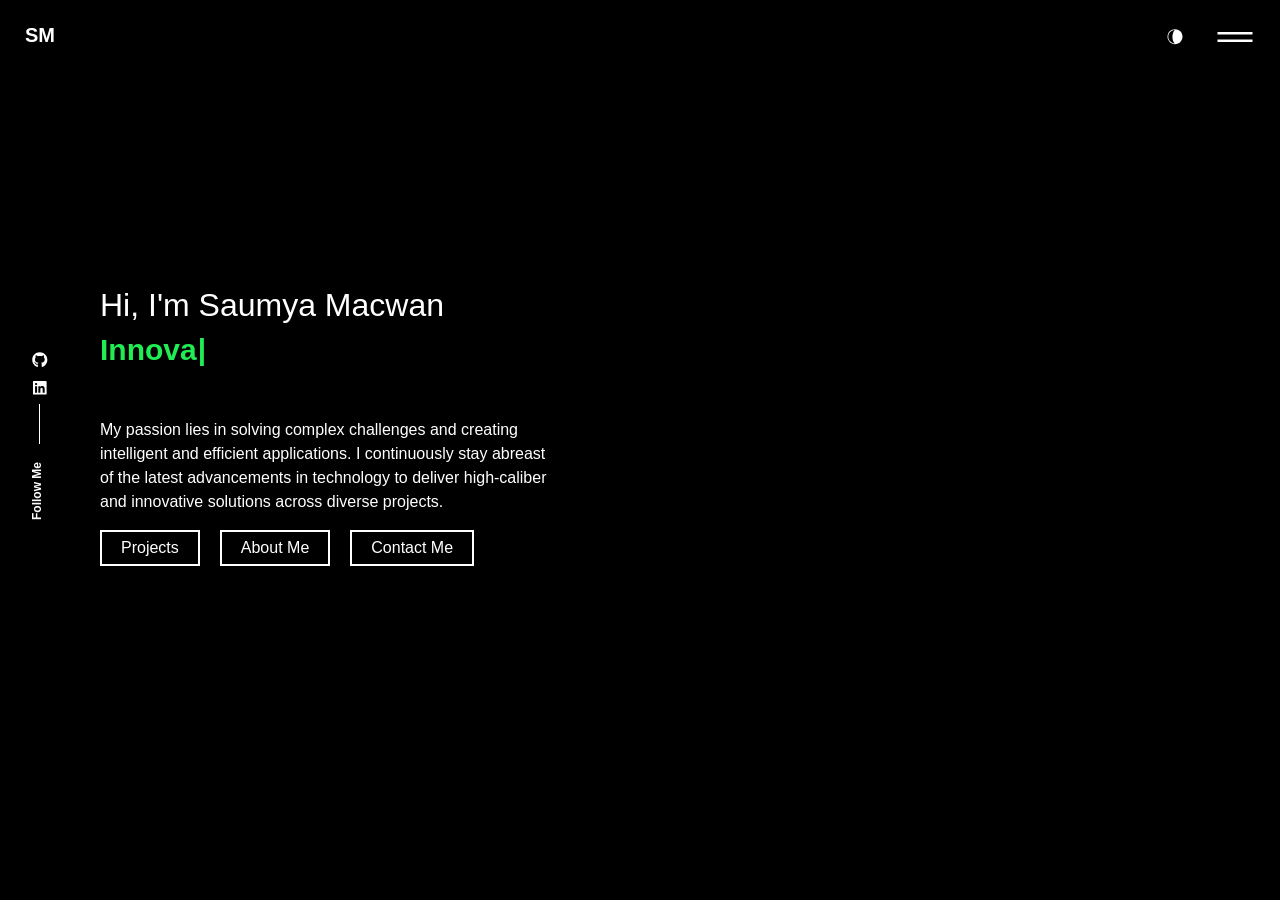
<file: index.html>
<!doctype html><html lang="en"><head><meta charset="utf-8"/><link rel="icon" href="/favicon.svg"/><meta name="viewport" content="width=device-width,initial-scale=1"/><meta name="theme-color" content="#000000"/><meta name="author" content="Saumya Macwan"><link rel="preconnect" href="https://fonts.gstatic.com"><link rel="preconnect" href="https://fonts.gstatic.com"><link href="https://fonts.googleapis.com/css2?family=Marcellus&display=swap" rel="stylesheet"><link href="https://fonts.googleapis.com/css2?family=Raleway:ital,wght@0,400;0,500;1,400;1,500&display=swap" rel="stylesheet"><script defer="defer" src="/static/js/main.cdb46e23.js"></script><link href="/static/css/main.5ad079f0.css" rel="stylesheet"></head><body><noscript>You need to enable JavaScript to run this app.</noscript><div id="root"></div></body></html>
</file>
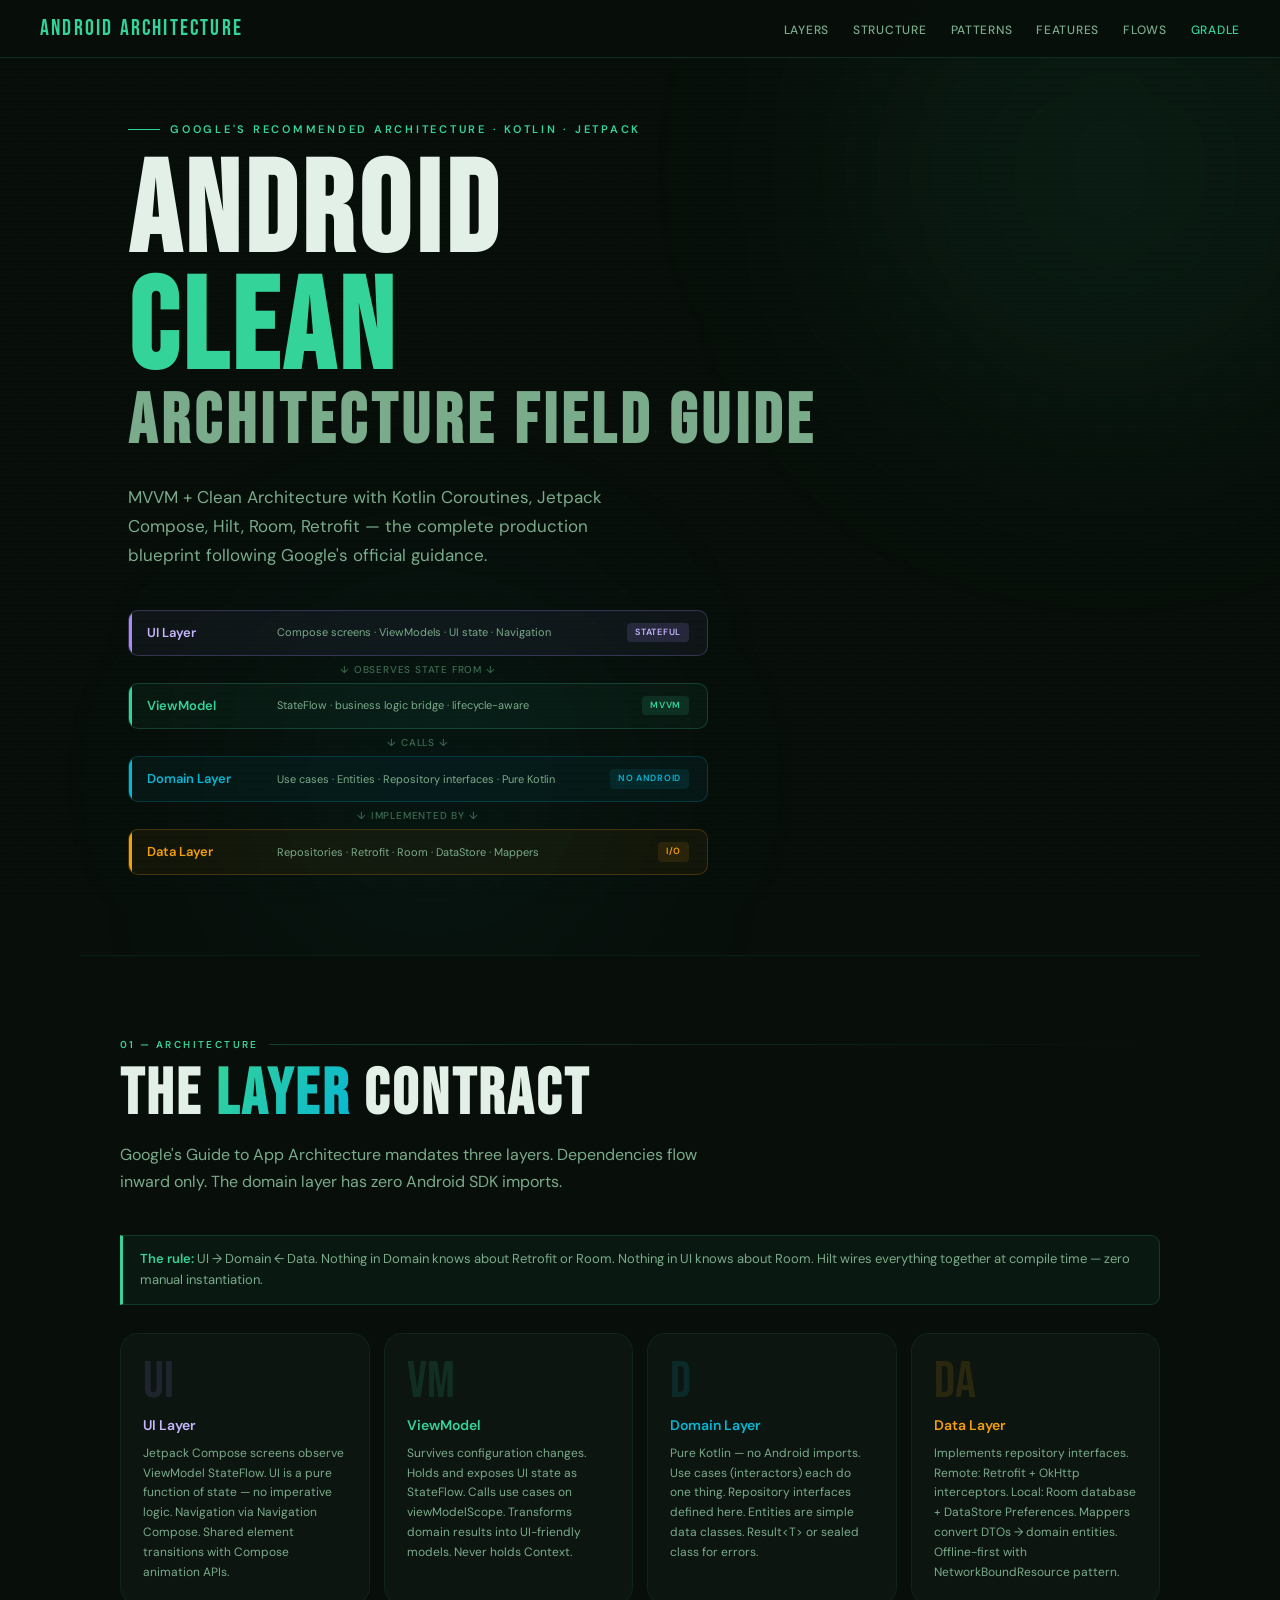
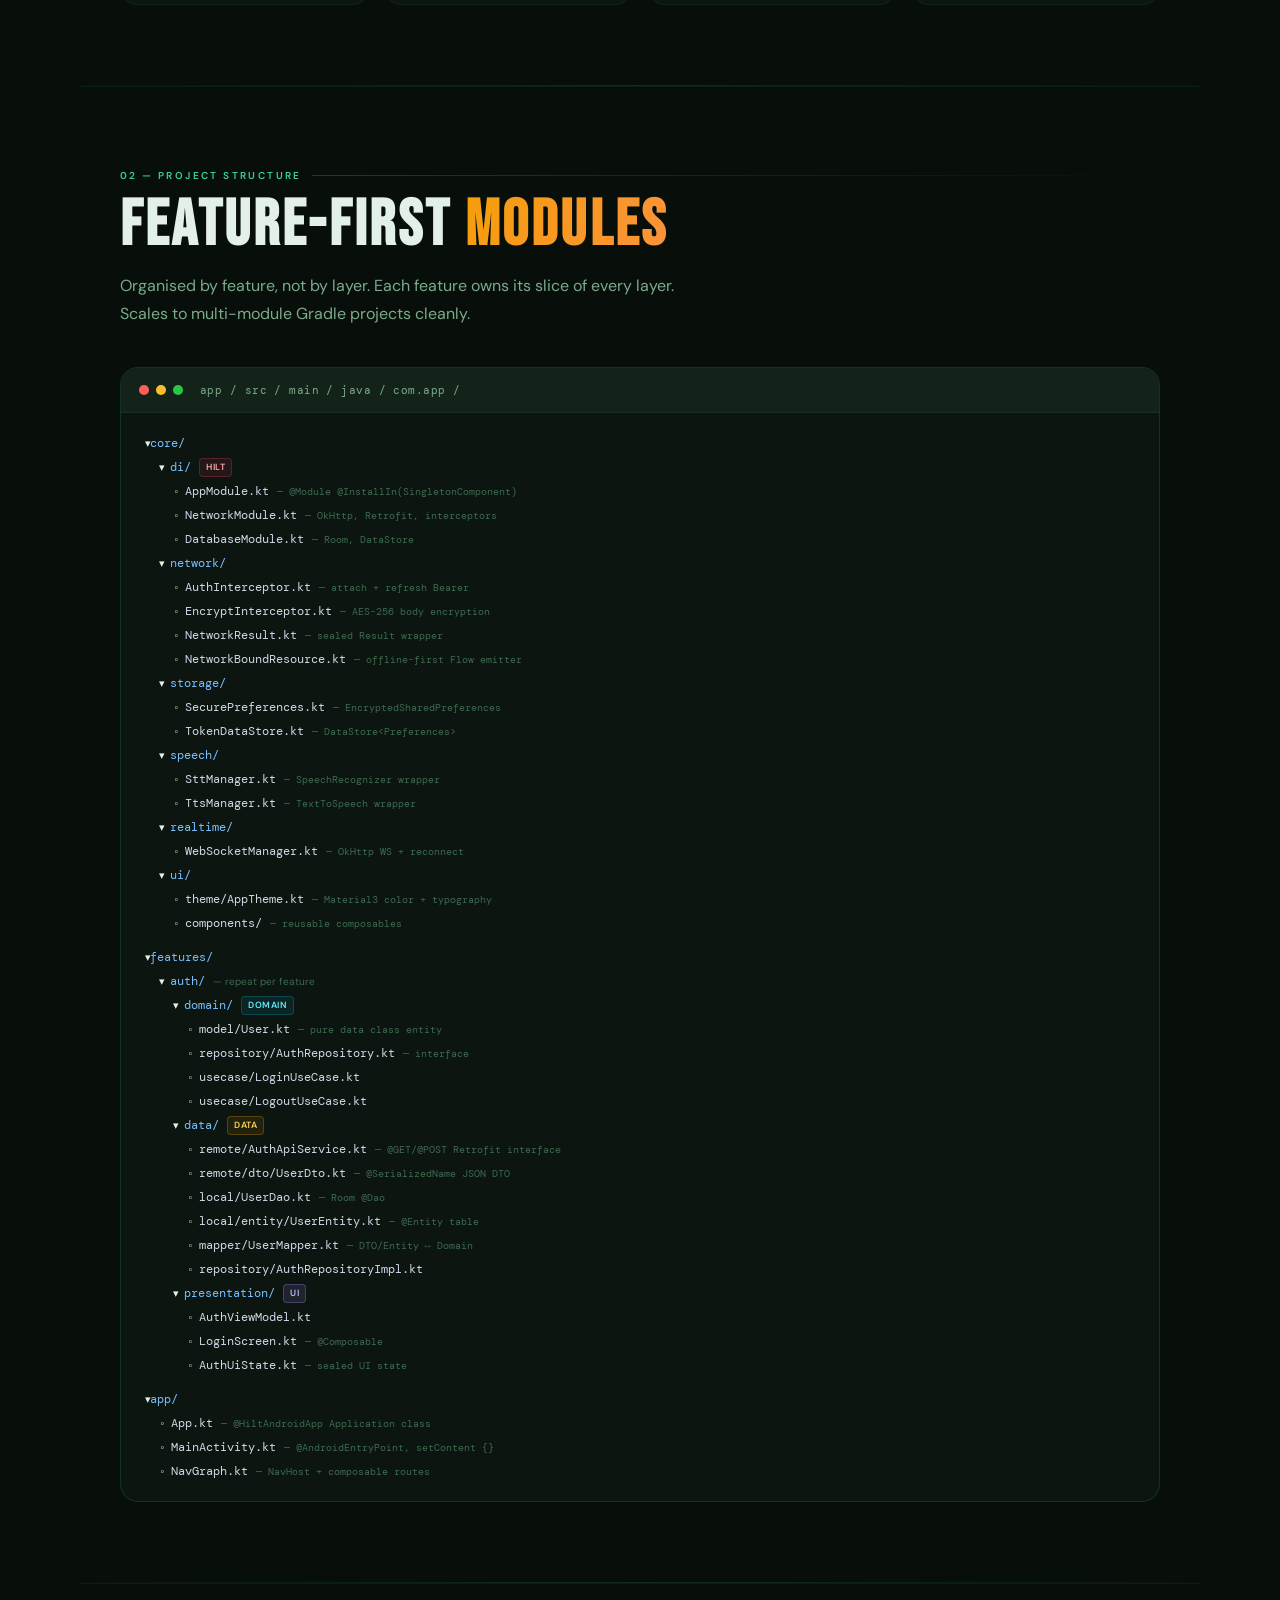
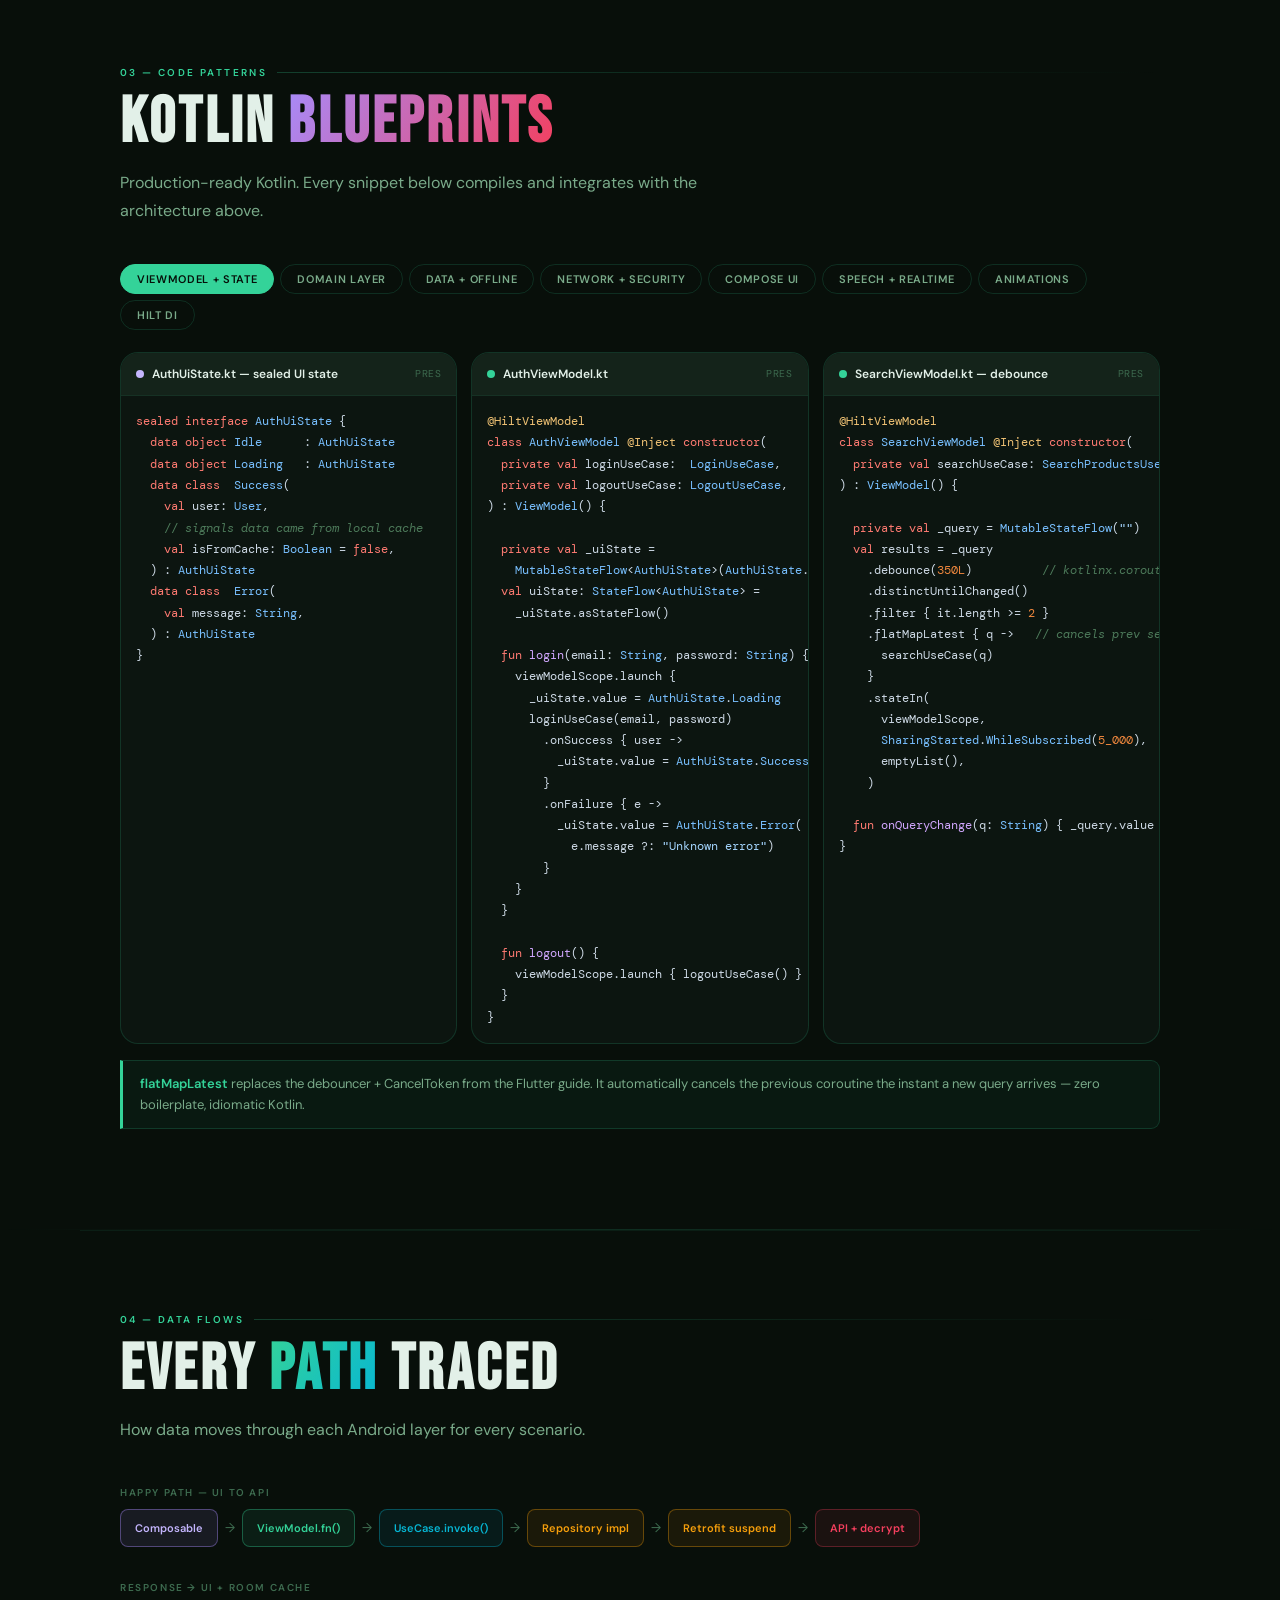
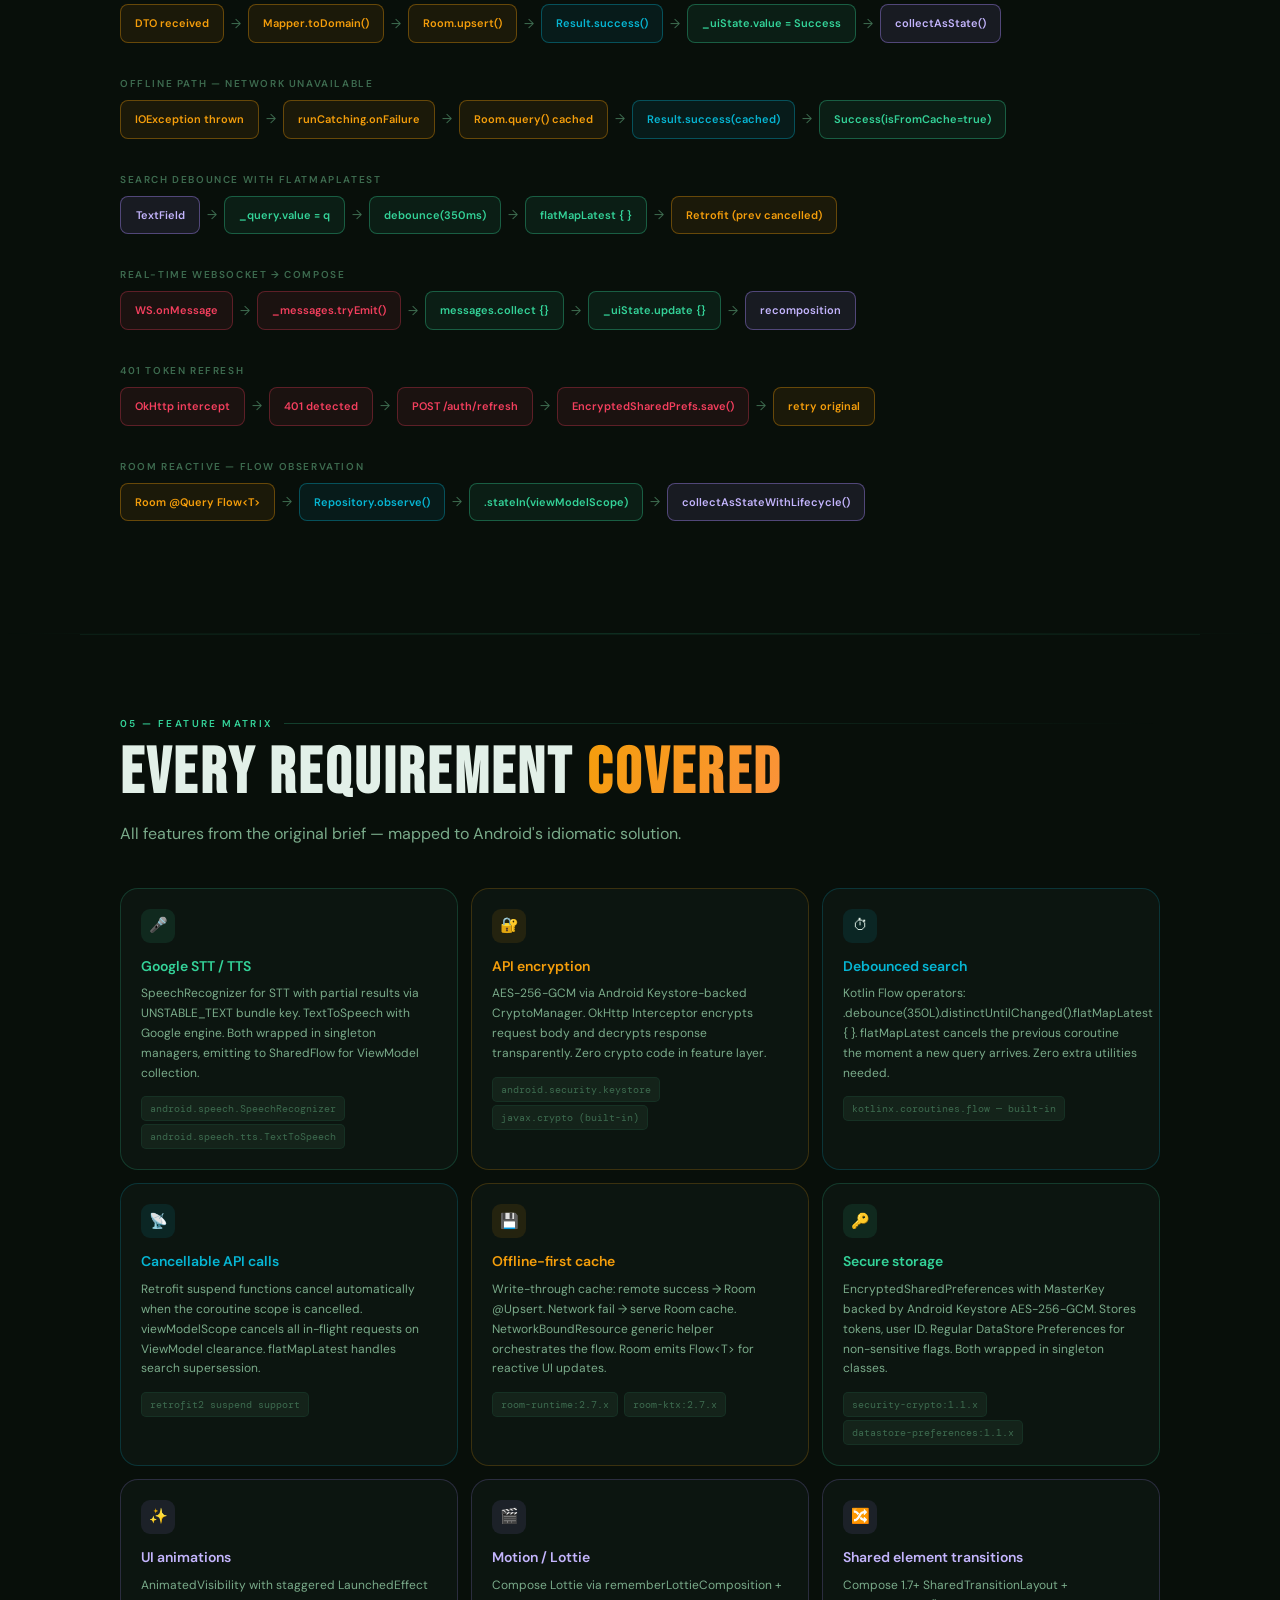
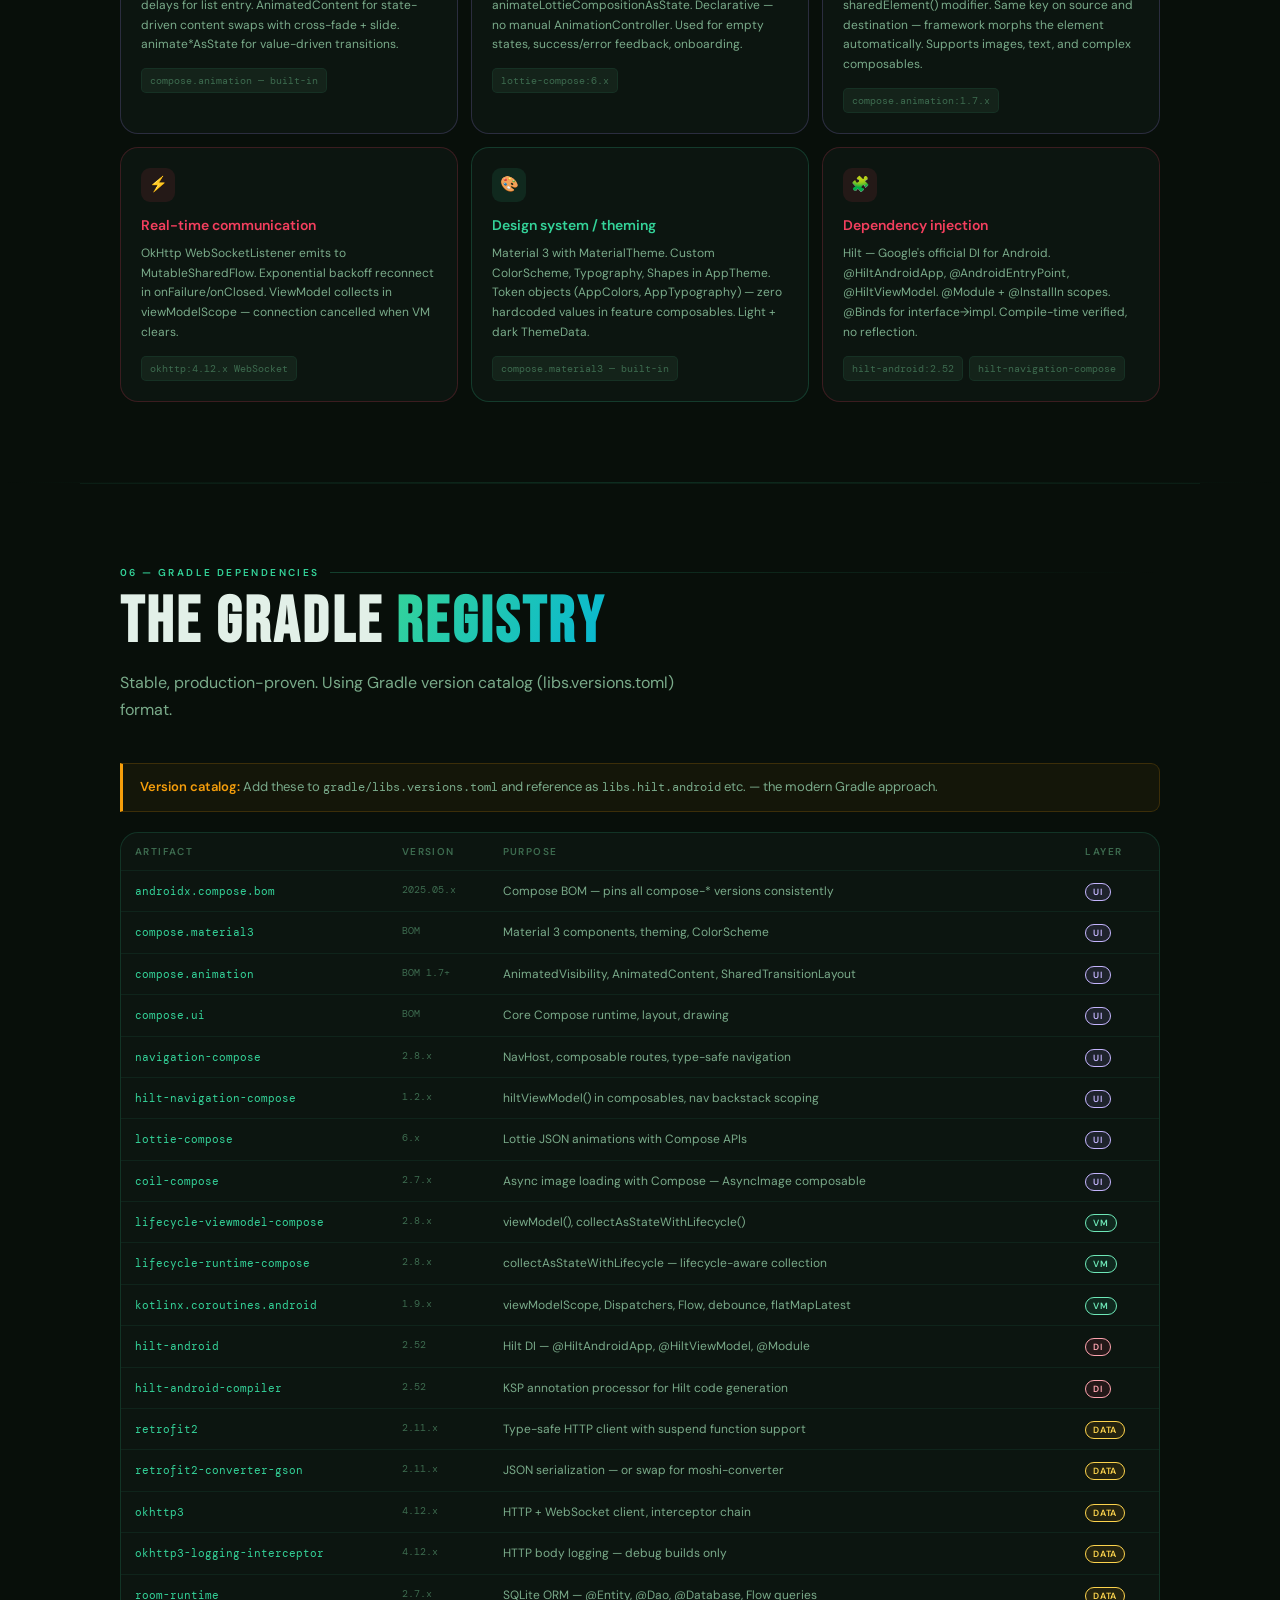
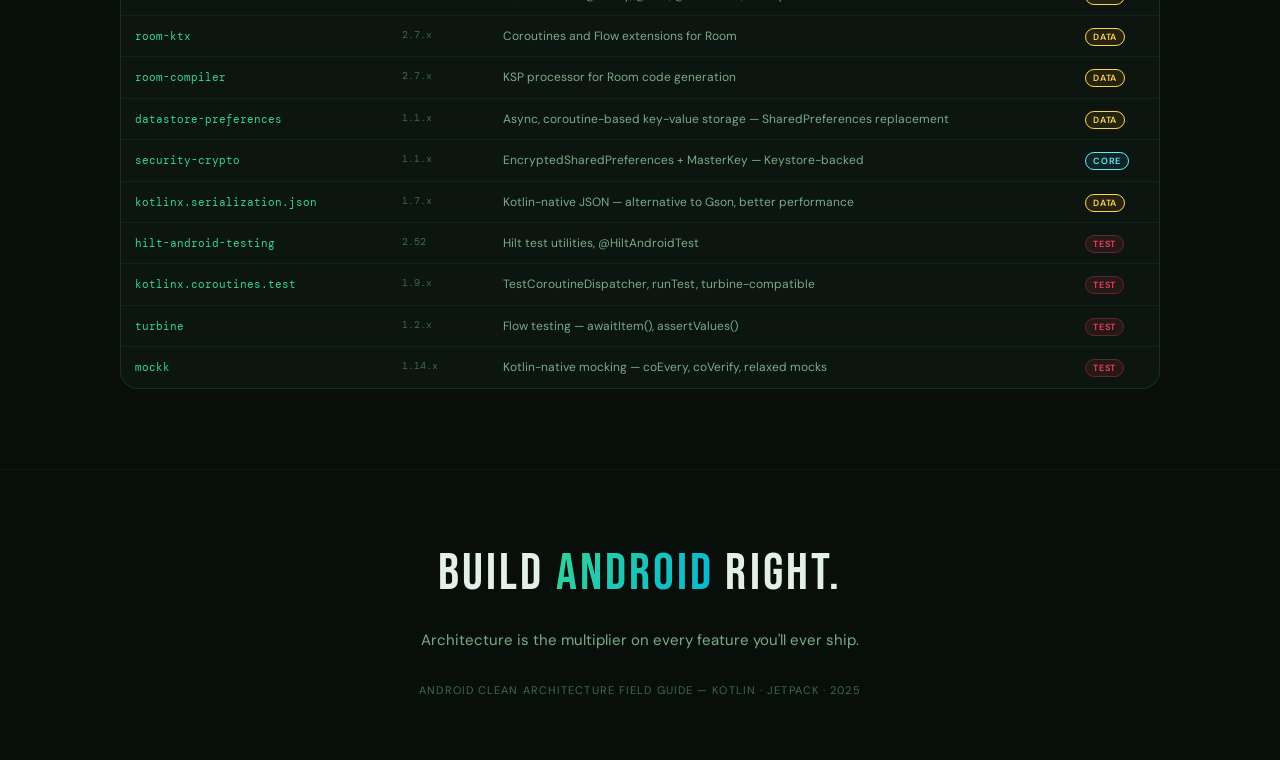
<file: articles/android_architecture.html>
<!DOCTYPE html>
<html lang="en">
<head>
<meta charset="UTF-8"/>
<meta name="viewport" content="width=device-width, initial-scale=1.0"/>
<title>Android Clean Architecture — The Definitive Guide</title>
<link rel="preconnect" href="https://fonts.googleapis.com"/>
<link rel="preconnect" href="https://fonts.gstatic.com" crossorigin/>
<link href="https://fonts.googleapis.com/css2?family=DM+Mono:ital,wght@0,300;0,400;0,500;1,400&family=Bebas+Neue&family=DM+Sans:ital,opsz,wght@0,9..40,300;0,9..40,400;0,9..40,500;0,9..40,600;1,9..40,300&display=swap" rel="stylesheet"/>
<style>
:root {
  --bg:       #080f0a;
  --bg2:      #0c1510;
  --bg3:      #101c14;
  --surface:  #14231a;
  --surface2: #192c20;
  --border:   rgba(52,211,153,0.08);
  --border2:  rgba(52,211,153,0.16);
  --a1: #34d399;   /* emerald */
  --a2: #06b6d4;   /* cyan */
  --a3: #f59e0b;   /* amber */
  --a4: #f43f5e;   /* rose */
  --a5: #a78bfa;   /* violet */
  --a6: #fb923c;   /* orange */
  --text:  #e2f0e8;
  --text2: #7aab8a;
  --text3: #3d6b4f;
  --font-head: 'Bebas Neue', sans-serif;
  --font-body: 'DM Sans', sans-serif;
  --font-code: 'DM Mono', monospace;
  --r: 10px;
  --rl: 18px;
}

*, *::before, *::after { box-sizing: border-box; margin: 0; padding: 0; }
html { scroll-behavior: smooth; }

body {
  background: var(--bg);
  color: var(--text);
  font-family: var(--font-body);
  font-size: 16px;
  line-height: 1.7;
  overflow-x: hidden;
}

::-webkit-scrollbar { width: 3px; }
::-webkit-scrollbar-track { background: var(--bg); }
::-webkit-scrollbar-thumb { background: var(--a1); border-radius: 2px; }

/* HEXAGON GRID BG */
body::before {
  content: '';
  position: fixed;
  inset: 0;
  background-image: radial-gradient(circle, rgba(52,211,153,0.06) 1px, transparent 1px);
  background-size: 32px 32px;
  pointer-events: none;
  z-index: 0;
}

/* SCANLINE TEXTURE */
body::after {
  content: '';
  position: fixed;
  inset: 0;
  background: repeating-linear-gradient(
    0deg,
    transparent,
    transparent 2px,
    rgba(0,0,0,0.03) 2px,
    rgba(0,0,0,0.03) 4px
  );
  pointer-events: none;
  z-index: 0;
}

/* NAV */
nav {
  position: fixed;
  top: 0; left: 0; right: 0;
  z-index: 200;
  background: rgba(8,15,10,0.9);
  backdrop-filter: blur(24px);
  -webkit-backdrop-filter: blur(24px);
  border-bottom: 1px solid var(--border2);
  height: 58px;
  display: flex;
  align-items: center;
  justify-content: space-between;
  padding: 0 40px;
}
.nav-logo {
  font-family: var(--font-head);
  font-size: 22px;
  letter-spacing: 0.1em;
  color: var(--a1);
}
.nav-links { display: flex; gap: 24px; list-style: none; }
.nav-links a {
  font-family: var(--font-body);
  font-size: 12px;
  font-weight: 500;
  color: var(--text2);
  text-decoration: none;
  letter-spacing: 0.06em;
  text-transform: uppercase;
  transition: color .15s;
}
.nav-links a:hover { color: var(--a1); }

/* HERO */
.hero {
  position: relative;
  min-height: 100vh;
  display: flex;
  flex-direction: column;
  justify-content: center;
  align-items: flex-start;
  padding: 120px 10vw 80px;
  overflow: hidden;
  z-index: 1;
}

.hero-glow {
  position: absolute;
  border-radius: 50%;
  filter: blur(120px);
  pointer-events: none;
}
.g1 { width: 500px; height: 500px; background: rgba(52,211,153,0.07); top: -80px; right: -80px; animation: gf1 16s ease-in-out infinite; }
.g2 { width: 350px; height: 350px; background: rgba(6,182,212,0.06); bottom: 0; left: 20%; animation: gf2 12s ease-in-out infinite; }
@keyframes gf1 { 0%,100%{transform:translate(0,0) scale(1)} 50%{transform:translate(-40px,60px) scale(1.15)} }
@keyframes gf2 { 0%,100%{transform:translate(0,0)} 50%{transform:translate(30px,-40px)} }

.hero-kicker {
  font-family: var(--font-body);
  font-size: 11px;
  font-weight: 600;
  letter-spacing: 0.25em;
  text-transform: uppercase;
  color: var(--a1);
  margin-bottom: 16px;
  display: flex;
  align-items: center;
  gap: 10px;
  opacity: 0;
  animation: slideRight .7s .1s forwards;
}
.hero-kicker::before {
  content: '';
  width: 32px;
  height: 1px;
  background: var(--a1);
}

.hero-title {
  font-family: var(--font-head);
  font-size: clamp(64px, 10vw, 140px);
  line-height: 0.92;
  letter-spacing: 0.04em;
  margin-bottom: 28px;
  opacity: 0;
  animation: slideRight .8s .25s forwards;
}
.ht1 { display: block; color: var(--text); }
.ht2 { display: block; color: var(--a1); }
.ht3 { display: block; color: var(--text2); font-size: 0.55em; }

.hero-desc {
  font-family: var(--font-body);
  font-size: 17px;
  color: var(--text2);
  max-width: 520px;
  line-height: 1.7;
  margin-bottom: 40px;
  opacity: 0;
  animation: slideRight .8s .4s forwards;
}

.hero-stack {
  display: flex;
  flex-direction: column;
  gap: 3px;
  width: 100%;
  max-width: 580px;
  opacity: 0;
  animation: slideRight .8s .55s forwards;
}

.stack-row {
  display: flex;
  align-items: center;
  padding: 11px 18px;
  border-radius: var(--r);
  border: 1px solid;
  cursor: default;
  transition: transform .2s;
  position: relative;
  overflow: hidden;
}
.stack-row::before {
  content: '';
  position: absolute;
  left: 0; top: 0; bottom: 0;
  width: 3px;
  border-radius: 3px 0 0 3px;
}
.stack-row:hover { transform: translateX(8px); }

.sr-ui     { background: rgba(167,139,250,0.06); border-color: rgba(167,139,250,0.25); }
.sr-ui::before { background: var(--a5); }
.sr-vm     { background: rgba(52,211,153,0.05); border-color: rgba(52,211,153,0.22); }
.sr-vm::before { background: var(--a1); }
.sr-domain { background: rgba(6,182,212,0.05); border-color: rgba(6,182,212,0.22); }
.sr-domain::before { background: var(--a2); }
.sr-data   { background: rgba(245,158,11,0.05); border-color: rgba(245,158,11,0.22); }
.sr-data::before { background: var(--a3); }

.sr-name { font-family: var(--font-body); font-size: 13px; font-weight: 600; flex: 0 0 130px; }
.sr-desc { font-family: var(--font-body); font-size: 11px; color: var(--text2); }
.sr-badge {
  margin-left: auto;
  font-size: 9px;
  font-weight: 600;
  font-family: var(--font-body);
  letter-spacing: 0.08em;
  text-transform: uppercase;
  padding: 2px 8px;
  border-radius: 4px;
}

.dep-hint {
  font-family: var(--font-body);
  font-size: 10px;
  font-weight: 500;
  letter-spacing: 0.08em;
  color: var(--text3);
  text-align: center;
  padding: 2px 0;
  text-transform: uppercase;
}

@keyframes slideRight {
  from { opacity: 0; transform: translateX(-30px); }
  to   { opacity: 1; transform: translateX(0); }
}

/* MAIN */
main { position: relative; z-index: 1; }

.section {
  max-width: 1120px;
  margin: 0 auto;
  padding: 80px 40px;
  border-top: 1px solid var(--border);
}

.sec-label {
  font-family: var(--font-body);
  font-size: 10px;
  font-weight: 600;
  letter-spacing: 0.24em;
  text-transform: uppercase;
  color: var(--a1);
  margin-bottom: 10px;
  display: flex;
  align-items: center;
  gap: 10px;
}
.sec-label::after {
  content: '';
  flex: 1;
  height: 1px;
  background: linear-gradient(90deg, var(--a1), transparent);
  opacity: 0.25;
}

.sec-title {
  font-family: var(--font-head);
  font-size: clamp(36px, 5vw, 64px);
  letter-spacing: 0.05em;
  line-height: 1;
  margin-bottom: 14px;
}

.sec-intro {
  font-family: var(--font-body);
  font-size: 16px;
  color: var(--text2);
  max-width: 580px;
  line-height: 1.7;
  margin-bottom: 40px;
}

/* FILE TREE */
.tree-wrap {
  background: var(--bg2);
  border: 1px solid var(--border2);
  border-radius: var(--rl);
  overflow: hidden;
}
.tree-header {
  background: var(--surface);
  padding: 13px 18px;
  display: flex;
  align-items: center;
  gap: 7px;
  border-bottom: 1px solid var(--border);
}
.td { width: 10px; height: 10px; border-radius: 50%; }
.td:nth-child(1){background:#ff5f57} .td:nth-child(2){background:#ffbd2e} .td:nth-child(3){background:#28c840}
.tree-path {
  font-family: var(--font-code);
  font-size: 11px;
  color: var(--text2);
  margin-left: 10px;
  letter-spacing: 0.04em;
}
.tree-body { padding: 18px 20px; overflow-x: auto; }

.fr {
  display: flex;
  align-items: center;
  height: 24px;
  border-radius: 5px;
  padding: 0 4px;
  transition: background .12s;
  cursor: default;
}
.fr:hover { background: rgba(52,211,153,0.05); }
.fi { font-size: 11px; margin-right: 5px; flex-shrink: 0; font-family: var(--font-code); }
.fl { font-family: var(--font-code); font-size: 11.5px; }
.fl.d  { color: #79c0ff; }
.fl.kt { color: #cdd9e5; }
.fl.g  { color: #8b949e; }
.fl.x  { color: #56d364; }
.ann-tag {
  margin-left: 8px;
  font-size: 9px;
  padding: 1px 6px;
  border-radius: 4px;
  font-weight: 600;
  font-family: var(--font-body);
  letter-spacing: 0.06em;
  text-transform: uppercase;
  border: 1px solid;
  white-space: nowrap;
}
.t-ui     { background: rgba(167,139,250,0.12); color: #c4b5fd; border-color: rgba(167,139,250,0.3); }
.t-vm     { background: rgba(52,211,153,0.1);   color: #6ee7b7;  border-color: rgba(52,211,153,0.25); }
.t-domain { background: rgba(6,182,212,0.1);    color: #67e8f9;  border-color: rgba(6,182,212,0.25); }
.t-data   { background: rgba(245,158,11,0.1);   color: #fcd34d;  border-color: rgba(245,158,11,0.25); }
.t-di     { background: rgba(244,63,94,0.1);    color: #fda4af;  border-color: rgba(244,63,94,0.25); }

/* CODE CARDS */
.code-grid {
  display: grid;
  grid-template-columns: repeat(auto-fit, minmax(330px, 1fr));
  gap: 14px;
}

.cc {
  background: var(--bg2);
  border: 1px solid var(--border2);
  border-radius: var(--rl);
  overflow: hidden;
  transition: border-color .2s, transform .2s;
  position: relative;
}
.cc::before {
  content: '';
  position: absolute;
  top: 0; left: 0; right: 0;
  height: 2px;
  opacity: 0;
  transition: opacity .2s;
}
.cc:hover { border-color: rgba(52,211,153,0.3); transform: translateY(-2px); }
.cc:hover::before { opacity: 1; }
.cc-ui::before     { background: linear-gradient(90deg, var(--a5), transparent); }
.cc-vm::before     { background: linear-gradient(90deg, var(--a1), transparent); }
.cc-domain::before { background: linear-gradient(90deg, var(--a2), transparent); }
.cc-data::before   { background: linear-gradient(90deg, var(--a3), transparent); }
.cc-di::before     { background: linear-gradient(90deg, var(--a4), transparent); }
.cc-net::before    { background: linear-gradient(90deg, var(--a6), transparent); }

.cc-head {
  background: var(--surface);
  padding: 11px 15px;
  display: flex;
  align-items: center;
  gap: 8px;
  border-bottom: 1px solid var(--border);
}
.cd { width: 8px; height: 8px; border-radius: 50%; flex-shrink: 0; }
.ct { font-family: var(--font-body); font-size: 12px; font-weight: 600; color: var(--text); }
.cs { font-family: var(--font-body); font-size: 10px; color: var(--text3); margin-left: auto; text-transform: uppercase; letter-spacing: 0.06em; }

pre {
  padding: 15px;
  font-family: var(--font-code);
  font-size: 11.5px;
  line-height: 1.85;
  overflow-x: auto;
  color: #cdd9e5;
  white-space: pre;
  background: transparent;
}

/* KOTLIN SYNTAX */
.kw  { color: #ff7b72; }
.cls { color: #79c0ff; }
.fn  { color: #d2a8ff; }
.str { color: #a5d6ff; }
.ann { color: #f0c274; }
.cmt { color: #4d7a5a; font-style: italic; }
.typ { color: #56d364; }
.num { color: #f0883e; }

/* TABS */
.tab-nav {
  display: flex;
  gap: 6px;
  flex-wrap: wrap;
  margin-bottom: 22px;
}
.tb {
  font-family: var(--font-body);
  font-size: 11px;
  font-weight: 600;
  padding: 7px 16px;
  border-radius: 100px;
  border: 1px solid var(--border2);
  background: transparent;
  color: var(--text2);
  cursor: pointer;
  letter-spacing: 0.06em;
  text-transform: uppercase;
  transition: all .15s;
}
.tb:hover { background: var(--surface); color: var(--text); }
.tb.on { background: var(--a1); color: #061009; border-color: var(--a1); }
.tp { display: none; }
.tp.on { display: block; }

/* FLOW */
.flow-section { margin-bottom: 26px; }
.flow-lbl {
  font-family: var(--font-body);
  font-size: 10px;
  font-weight: 600;
  letter-spacing: 0.16em;
  text-transform: uppercase;
  color: var(--text3);
  margin-bottom: 8px;
}
.flow-row {
  display: flex;
  align-items: center;
  overflow-x: auto;
  padding-bottom: 6px;
  gap: 0;
}
.fb {
  flex-shrink: 0;
  padding: 9px 14px;
  border-radius: 8px;
  border: 1px solid;
  font-family: var(--font-body);
  font-size: 11px;
  font-weight: 600;
  text-align: center;
  white-space: nowrap;
  min-width: 80px;
}
.fa { flex-shrink: 0; color: var(--text3); padding: 0 7px; font-size: 13px; }

.fb-ui     { background: rgba(167,139,250,0.1);  border-color: rgba(167,139,250,0.4); color: #c4b5fd; }
.fb-vm     { background: rgba(52,211,153,0.08);  border-color: rgba(52,211,153,0.35); color: var(--a1); }
.fb-domain { background: rgba(6,182,212,0.08);   border-color: rgba(6,182,212,0.35);  color: var(--a2); }
.fb-data   { background: rgba(245,158,11,0.08);  border-color: rgba(245,158,11,0.35); color: var(--a3); }
.fb-di     { background: rgba(244,63,94,0.08);   border-color: rgba(244,63,94,0.3);   color: var(--a4); }

/* FEATURE CARDS */
.feat-grid {
  display: grid;
  grid-template-columns: repeat(auto-fit, minmax(270px, 1fr));
  gap: 13px;
}
.fc {
  background: var(--bg2);
  border: 1px solid var(--border);
  border-radius: var(--rl);
  padding: 20px;
  transition: border-color .18s;
}
.fc:hover { border-color: var(--border2); }
.fc-icon {
  width: 34px; height: 34px;
  border-radius: 9px;
  display: flex; align-items: center; justify-content: center;
  font-size: 15px;
  margin-bottom: 12px;
}
.fc-title { font-family: var(--font-body); font-size: 14px; font-weight: 600; margin-bottom: 6px; }
.fc-desc  { font-family: var(--font-body); font-size: 12px; color: var(--text2); line-height: 1.65; margin-bottom: 10px; }
.fc-dep   { font-family: var(--font-code); font-size: 10px; color: var(--text3); background: var(--surface); border: 1px solid var(--border); padding: 3px 8px; border-radius: 5px; display: inline-block; margin: 2px 2px 0 0; }

/* PRINCIPLE CARDS */
.prin-grid {
  display: grid;
  grid-template-columns: repeat(auto-fit, minmax(230px, 1fr));
  gap: 14px;
}
.pc {
  background: var(--bg2);
  border: 1px solid var(--border);
  border-radius: var(--rl);
  padding: 22px;
  transition: border-color .18s;
}
.pc:hover { border-color: var(--border2); }
.pc-letter { font-family: var(--font-head); font-size: 52px; line-height: 1; margin-bottom: 6px; opacity: 0.13; }
.pc-title  { font-family: var(--font-body); font-size: 14px; font-weight: 600; margin-bottom: 6px; }
.pc-desc   { font-family: var(--font-body); font-size: 12px; color: var(--text2); line-height: 1.65; }

/* PACKAGES TABLE */
.pkg-wrap {
  background: var(--bg2);
  border: 1px solid var(--border2);
  border-radius: var(--rl);
  overflow: hidden;
  overflow-x: auto;
}
table { width: 100%; border-collapse: collapse; }
th {
  text-align: left;
  padding: 10px 14px;
  font-family: var(--font-body);
  font-size: 10px;
  font-weight: 600;
  letter-spacing: 0.14em;
  text-transform: uppercase;
  color: var(--text3);
  border-bottom: 1px solid var(--border);
}
td {
  padding: 10px 14px;
  border-bottom: 1px solid var(--border);
  font-family: var(--font-body);
  font-size: 12px;
  vertical-align: top;
}
tr:last-child td { border-bottom: none; }
tr:hover td { background: rgba(52,211,153,0.02); }
.pkg-n { font-family: var(--font-code); font-size: 11px; color: var(--a1); }
.pkg-v { font-family: var(--font-code); font-size: 10px; color: var(--text3); }
.pkg-d { color: var(--text2); font-size: 12px; }
.lp {
  font-size: 9px;
  padding: 2px 7px;
  border-radius: 100px;
  font-weight: 600;
  font-family: var(--font-body);
  letter-spacing: 0.06em;
  text-transform: uppercase;
  white-space: nowrap;
  border: 1px solid;
}

/* NOTE */
.note {
  background: rgba(52,211,153,0.05);
  border: 1px solid rgba(52,211,153,0.18);
  border-left: 3px solid var(--a1);
  border-radius: 0 9px 9px 0;
  padding: 13px 17px;
  font-family: var(--font-body);
  font-size: 13px;
  color: var(--text2);
  margin: 20px 0;
  line-height: 1.6;
}
.note strong { color: var(--a1); font-weight: 600; }

.warn {
  background: rgba(245,158,11,0.05);
  border: 1px solid rgba(245,158,11,0.18);
  border-left: 3px solid var(--a3);
  border-radius: 0 9px 9px 0;
  padding: 13px 17px;
  font-family: var(--font-body);
  font-size: 13px;
  color: var(--text2);
  margin: 20px 0;
  line-height: 1.6;
}
.warn strong { color: var(--a3); font-weight: 600; }

/* DIVIDER */
.dvdr { height: 1px; background: linear-gradient(90deg, transparent, var(--border2), transparent); }

/* REVEAL */
.reveal { opacity: 0; transform: translateY(28px); transition: opacity .65s ease, transform .65s ease; }
.reveal.vis { opacity: 1; transform: translateY(0); }

/* GRAD TEXT */
.gt1 { background: linear-gradient(120deg, var(--a1), var(--a2)); -webkit-background-clip: text; -webkit-text-fill-color: transparent; background-clip: text; }
.gt2 { background: linear-gradient(120deg, var(--a3), var(--a6)); -webkit-background-clip: text; -webkit-text-fill-color: transparent; background-clip: text; }
.gt3 { background: linear-gradient(120deg, var(--a5), var(--a4)); -webkit-background-clip: text; -webkit-text-fill-color: transparent; background-clip: text; }

/* FOOTER */
footer {
  position: relative; z-index: 1;
  text-align: center;
  padding: 60px 40px;
  border-top: 1px solid var(--border);
}
.ft-title {
  font-family: var(--font-head);
  font-size: 52px;
  letter-spacing: 0.06em;
  margin-bottom: 10px;
}
.ft-sub { font-family: var(--font-body); font-size: 15px; color: var(--text2); margin-bottom: 28px; }
.ft-copy { font-family: var(--font-body); font-size: 11px; color: var(--text3); letter-spacing: 0.1em; text-transform: uppercase; }

@media (max-width: 700px) {
  nav { padding: 0 16px; }
  .nav-links { display: none; }
  .hero { padding: 100px 20px 60px; }
  .section { padding: 56px 20px; }
  .code-grid { grid-template-columns: 1fr; }
}
</style>
</head>
<body>

<nav>
  <span class="nav-logo">Android Architecture</span>
  <ul class="nav-links">
    <li><a href="#layers">Layers</a></li>
    <li><a href="#structure">Structure</a></li>
    <li><a href="#patterns">Patterns</a></li>
    <li><a href="#features">Features</a></li>
    <li><a href="#flows">Flows</a></li>
    <li><a href="#packages">Gradle</a></li>
  </ul>
</nav>

<!-- HERO -->
<section class="hero">
  <div class="hero-glow g1"></div>
  <div class="hero-glow g2"></div>

  <p class="hero-kicker">Google's recommended architecture · Kotlin · Jetpack</p>
  <h1 class="hero-title">
    <span class="ht1">Android</span>
    <span class="ht2">Clean</span>
    <span class="ht3">Architecture Field Guide</span>
  </h1>
  <p class="hero-desc">MVVM + Clean Architecture with Kotlin Coroutines, Jetpack Compose, Hilt, Room, Retrofit — the complete production blueprint following Google's official guidance.</p>

  <div class="hero-stack">
    <div class="stack-row sr-ui">
      <span class="sr-name" style="color:#c4b5fd">UI Layer</span>
      <span class="sr-desc">Compose screens · ViewModels · UI state · Navigation</span>
      <span class="sr-badge" style="background:rgba(167,139,250,0.15);color:#c4b5fd">Stateful</span>
    </div>
    <div class="dep-hint">↓ observes state from ↓</div>
    <div class="stack-row sr-vm">
      <span class="sr-name" style="color:var(--a1)">ViewModel</span>
      <span class="sr-desc">StateFlow · business logic bridge · lifecycle-aware</span>
      <span class="sr-badge" style="background:rgba(52,211,153,0.12);color:var(--a1)">MVVM</span>
    </div>
    <div class="dep-hint">↓ calls ↓</div>
    <div class="stack-row sr-domain">
      <span class="sr-name" style="color:var(--a2)">Domain Layer</span>
      <span class="sr-desc">Use cases · Entities · Repository interfaces · Pure Kotlin</span>
      <span class="sr-badge" style="background:rgba(6,182,212,0.1);color:var(--a2)">No Android</span>
    </div>
    <div class="dep-hint">↓ implemented by ↓</div>
    <div class="stack-row sr-data">
      <span class="sr-name" style="color:var(--a3)">Data Layer</span>
      <span class="sr-desc">Repositories · Retrofit · Room · DataStore · Mappers</span>
      <span class="sr-badge" style="background:rgba(245,158,11,0.1);color:var(--a3)">I/O</span>
    </div>
  </div>
</section>

<main>

<!-- LAYERS -->
<section class="section reveal" id="layers">
  <p class="sec-label">01 — Architecture</p>
  <h2 class="sec-title">THE <span class="gt1">LAYER</span> CONTRACT</h2>
  <p class="sec-intro">Google's Guide to App Architecture mandates three layers. Dependencies flow inward only. The domain layer has zero Android SDK imports.</p>

  <div class="note">
    <strong>The rule:</strong> UI → Domain ← Data. Nothing in Domain knows about Retrofit or Room. Nothing in UI knows about Room. Hilt wires everything together at compile time — zero manual instantiation.
  </div>

  <div class="prin-grid reveal" style="margin-top:28px">
    <div class="pc">
      <div class="pc-letter" style="color:var(--a5)">UI</div>
      <div class="pc-title" style="color:#c4b5fd">UI Layer</div>
      <div class="pc-desc">Jetpack Compose screens observe ViewModel StateFlow. UI is a pure function of state — no imperative logic. Navigation via Navigation Compose. Shared element transitions with Compose animation APIs.</div>
    </div>
    <div class="pc">
      <div class="pc-letter" style="color:var(--a1)">VM</div>
      <div class="pc-title" style="color:var(--a1)">ViewModel</div>
      <div class="pc-desc">Survives configuration changes. Holds and exposes UI state as StateFlow. Calls use cases on viewModelScope. Transforms domain results into UI-friendly models. Never holds Context.</div>
    </div>
    <div class="pc">
      <div class="pc-letter" style="color:var(--a2)">D</div>
      <div class="pc-title" style="color:var(--a2)">Domain Layer</div>
      <div class="pc-desc">Pure Kotlin — no Android imports. Use cases (interactors) each do one thing. Repository interfaces defined here. Entities are simple data classes. Result&lt;T&gt; or sealed class for errors.</div>
    </div>
    <div class="pc">
      <div class="pc-letter" style="color:var(--a3)">Da</div>
      <div class="pc-title" style="color:var(--a3)">Data Layer</div>
      <div class="pc-desc">Implements repository interfaces. Remote: Retrofit + OkHttp interceptors. Local: Room database + DataStore Preferences. Mappers convert DTOs → domain entities. Offline-first with NetworkBoundResource pattern.</div>
    </div>
  </div>
</section>

<div class="dvdr"></div>

<!-- FILE STRUCTURE -->
<section class="section reveal" id="structure">
  <p class="sec-label">02 — Project Structure</p>
  <h2 class="sec-title">FEATURE-FIRST <span class="gt2">MODULES</span></h2>
  <p class="sec-intro">Organised by feature, not by layer. Each feature owns its slice of every layer. Scales to multi-module Gradle projects cleanly.</p>

  <div class="tree-wrap reveal">
    <div class="tree-header">
      <span class="td"></span><span class="td"></span><span class="td"></span>
      <span class="tree-path">app / src / main / java / com.app /</span>
    </div>
    <div class="tree-body">
      <div class="fr"><span style="width:0" class="fi">▾</span><span class="fl d">core/</span></div>

      <div class="fr"><span style="width:14px;display:inline-block"></span><span class="fi">▾</span><span class="fl d">di/</span><span class="ann-tag t-di">Hilt</span></div>
      <div class="fr"><span style="width:28px;display:inline-block"></span><span class="fi">◦</span><span class="fl kt">AppModule.kt</span><span style="margin-left:8px;font-size:10px;color:var(--text3);font-family:var(--font-code)">— @Module @InstallIn(SingletonComponent)</span></div>
      <div class="fr"><span style="width:28px;display:inline-block"></span><span class="fi">◦</span><span class="fl kt">NetworkModule.kt</span><span style="margin-left:8px;font-size:10px;color:var(--text3);font-family:var(--font-code)">— OkHttp, Retrofit, interceptors</span></div>
      <div class="fr"><span style="width:28px;display:inline-block"></span><span class="fi">◦</span><span class="fl kt">DatabaseModule.kt</span><span style="margin-left:8px;font-size:10px;color:var(--text3);font-family:var(--font-code)">— Room, DataStore</span></div>

      <div class="fr"><span style="width:14px;display:inline-block"></span><span class="fi">▾</span><span class="fl d">network/</span></div>
      <div class="fr"><span style="width:28px;display:inline-block"></span><span class="fi">◦</span><span class="fl kt">AuthInterceptor.kt</span><span style="margin-left:8px;font-size:10px;color:var(--text3);font-family:var(--font-code)">— attach + refresh Bearer</span></div>
      <div class="fr"><span style="width:28px;display:inline-block"></span><span class="fi">◦</span><span class="fl kt">EncryptInterceptor.kt</span><span style="margin-left:8px;font-size:10px;color:var(--text3);font-family:var(--font-code)">— AES-256 body encryption</span></div>
      <div class="fr"><span style="width:28px;display:inline-block"></span><span class="fi">◦</span><span class="fl kt">NetworkResult.kt</span><span style="margin-left:8px;font-size:10px;color:var(--text3);font-family:var(--font-code)">— sealed Result wrapper</span></div>
      <div class="fr"><span style="width:28px;display:inline-block"></span><span class="fi">◦</span><span class="fl kt">NetworkBoundResource.kt</span><span style="margin-left:8px;font-size:10px;color:var(--text3);font-family:var(--font-code)">— offline-first Flow emitter</span></div>

      <div class="fr"><span style="width:14px;display:inline-block"></span><span class="fi">▾</span><span class="fl d">storage/</span></div>
      <div class="fr"><span style="width:28px;display:inline-block"></span><span class="fi">◦</span><span class="fl kt">SecurePreferences.kt</span><span style="margin-left:8px;font-size:10px;color:var(--text3);font-family:var(--font-code)">— EncryptedSharedPreferences</span></div>
      <div class="fr"><span style="width:28px;display:inline-block"></span><span class="fi">◦</span><span class="fl kt">TokenDataStore.kt</span><span style="margin-left:8px;font-size:10px;color:var(--text3);font-family:var(--font-code)">— DataStore&lt;Preferences&gt;</span></div>

      <div class="fr"><span style="width:14px;display:inline-block"></span><span class="fi">▾</span><span class="fl d">speech/</span></div>
      <div class="fr"><span style="width:28px;display:inline-block"></span><span class="fi">◦</span><span class="fl kt">SttManager.kt</span><span style="margin-left:8px;font-size:10px;color:var(--text3);font-family:var(--font-code)">— SpeechRecognizer wrapper</span></div>
      <div class="fr"><span style="width:28px;display:inline-block"></span><span class="fi">◦</span><span class="fl kt">TtsManager.kt</span><span style="margin-left:8px;font-size:10px;color:var(--text3);font-family:var(--font-code)">— TextToSpeech wrapper</span></div>

      <div class="fr"><span style="width:14px;display:inline-block"></span><span class="fi">▾</span><span class="fl d">realtime/</span></div>
      <div class="fr"><span style="width:28px;display:inline-block"></span><span class="fi">◦</span><span class="fl kt">WebSocketManager.kt</span><span style="margin-left:8px;font-size:10px;color:var(--text3);font-family:var(--font-code)">— OkHttp WS + reconnect</span></div>

      <div class="fr"><span style="width:14px;display:inline-block"></span><span class="fi">▾</span><span class="fl d">ui/</span></div>
      <div class="fr"><span style="width:28px;display:inline-block"></span><span class="fi">◦</span><span class="fl kt">theme/AppTheme.kt</span><span style="margin-left:8px;font-size:10px;color:var(--text3);font-family:var(--font-code)">— Material3 color + typography</span></div>
      <div class="fr"><span style="width:28px;display:inline-block"></span><span class="fi">◦</span><span class="fl kt">components/</span><span style="margin-left:8px;font-size:10px;color:var(--text3);font-family:var(--font-code)">— reusable composables</span></div>

      <div class="fr" style="height:10px"></div>

      <div class="fr"><span style="width:0" class="fi">▾</span><span class="fl d">features/</span></div>
      <div class="fr"><span style="width:14px;display:inline-block"></span><span class="fi">▾</span><span class="fl d">auth/</span><span style="margin-left:8px;font-size:10px;color:var(--text3);font-family:var(--font-body)">— repeat per feature</span></div>

      <div class="fr"><span style="width:28px;display:inline-block"></span><span class="fi">▾</span><span class="fl d">domain/</span><span class="ann-tag t-domain">Domain</span></div>
      <div class="fr"><span style="width:42px;display:inline-block"></span><span class="fi">◦</span><span class="fl kt">model/User.kt</span><span style="margin-left:8px;font-size:10px;color:var(--text3);font-family:var(--font-code)">— pure data class entity</span></div>
      <div class="fr"><span style="width:42px;display:inline-block"></span><span class="fi">◦</span><span class="fl kt">repository/AuthRepository.kt</span><span style="margin-left:8px;font-size:10px;color:var(--text3);font-family:var(--font-code)">— interface</span></div>
      <div class="fr"><span style="width:42px;display:inline-block"></span><span class="fi">◦</span><span class="fl kt">usecase/LoginUseCase.kt</span></div>
      <div class="fr"><span style="width:42px;display:inline-block"></span><span class="fi">◦</span><span class="fl kt">usecase/LogoutUseCase.kt</span></div>

      <div class="fr"><span style="width:28px;display:inline-block"></span><span class="fi">▾</span><span class="fl d">data/</span><span class="ann-tag t-data">Data</span></div>
      <div class="fr"><span style="width:42px;display:inline-block"></span><span class="fi">◦</span><span class="fl kt">remote/AuthApiService.kt</span><span style="margin-left:8px;font-size:10px;color:var(--text3);font-family:var(--font-code)">— @GET/@POST Retrofit interface</span></div>
      <div class="fr"><span style="width:42px;display:inline-block"></span><span class="fi">◦</span><span class="fl kt">remote/dto/UserDto.kt</span><span style="margin-left:8px;font-size:10px;color:var(--text3);font-family:var(--font-code)">— @SerializedName JSON DTO</span></div>
      <div class="fr"><span style="width:42px;display:inline-block"></span><span class="fi">◦</span><span class="fl kt">local/UserDao.kt</span><span style="margin-left:8px;font-size:10px;color:var(--text3);font-family:var(--font-code)">— Room @Dao</span></div>
      <div class="fr"><span style="width:42px;display:inline-block"></span><span class="fi">◦</span><span class="fl kt">local/entity/UserEntity.kt</span><span style="margin-left:8px;font-size:10px;color:var(--text3);font-family:var(--font-code)">— @Entity table</span></div>
      <div class="fr"><span style="width:42px;display:inline-block"></span><span class="fi">◦</span><span class="fl kt">mapper/UserMapper.kt</span><span style="margin-left:8px;font-size:10px;color:var(--text3);font-family:var(--font-code)">— DTO/Entity ↔ Domain</span></div>
      <div class="fr"><span style="width:42px;display:inline-block"></span><span class="fi">◦</span><span class="fl kt">repository/AuthRepositoryImpl.kt</span></div>

      <div class="fr"><span style="width:28px;display:inline-block"></span><span class="fi">▾</span><span class="fl d">presentation/</span><span class="ann-tag t-ui">UI</span></div>
      <div class="fr"><span style="width:42px;display:inline-block"></span><span class="fi">◦</span><span class="fl kt">AuthViewModel.kt</span></div>
      <div class="fr"><span style="width:42px;display:inline-block"></span><span class="fi">◦</span><span class="fl kt">LoginScreen.kt</span><span style="margin-left:8px;font-size:10px;color:var(--text3);font-family:var(--font-code)">— @Composable</span></div>
      <div class="fr"><span style="width:42px;display:inline-block"></span><span class="fi">◦</span><span class="fl kt">AuthUiState.kt</span><span style="margin-left:8px;font-size:10px;color:var(--text3);font-family:var(--font-code)">— sealed UI state</span></div>

      <div class="fr" style="height:10px"></div>
      <div class="fr"><span style="width:0" class="fi">▾</span><span class="fl d">app/</span></div>
      <div class="fr"><span style="width:14px;display:inline-block"></span><span class="fi">◦</span><span class="fl kt">App.kt</span><span style="margin-left:8px;font-size:10px;color:var(--text3);font-family:var(--font-code)">— @HiltAndroidApp Application class</span></div>
      <div class="fr"><span style="width:14px;display:inline-block"></span><span class="fi">◦</span><span class="fl kt">MainActivity.kt</span><span style="margin-left:8px;font-size:10px;color:var(--text3);font-family:var(--font-code)">— @AndroidEntryPoint, setContent {}</span></div>
      <div class="fr"><span style="width:14px;display:inline-block"></span><span class="fi">◦</span><span class="fl kt">NavGraph.kt</span><span style="margin-left:8px;font-size:10px;color:var(--text3);font-family:var(--font-code)">— NavHost + composable routes</span></div>
    </div>
  </div>
</section>

<div class="dvdr"></div>

<!-- CODE PATTERNS -->
<section class="section reveal" id="patterns">
  <p class="sec-label">03 — Code Patterns</p>
  <h2 class="sec-title">KOTLIN <span class="gt3">BLUEPRINTS</span></h2>
  <p class="sec-intro">Production-ready Kotlin. Every snippet below compiles and integrates with the architecture above.</p>

  <div class="tab-nav">
    <button class="tb on" onclick="st('vm')">ViewModel + State</button>
    <button class="tb" onclick="st('domain')">Domain Layer</button>
    <button class="tb" onclick="st('data')">Data + Offline</button>
    <button class="tb" onclick="st('network')">Network + Security</button>
    <button class="tb" onclick="st('ui')">Compose UI</button>
    <button class="tb" onclick="st('speech')">Speech + Realtime</button>
    <button class="tb" onclick="st('anim')">Animations</button>
    <button class="tb" onclick="st('di')">Hilt DI</button>
  </div>

  <!-- VIEWMODEL -->
  <div class="tp on" id="tp-vm">
    <div class="code-grid">

      <div class="cc cc-ui">
        <div class="cc-head"><span class="cd" style="background:#c4b5fd"></span><span class="ct">AuthUiState.kt — sealed UI state</span><span class="cs">pres</span></div>
<pre><span class="kw">sealed interface</span> <span class="cls">AuthUiState</span> {
  <span class="kw">data object</span> <span class="cls">Idle</span>      : <span class="cls">AuthUiState</span>
  <span class="kw">data object</span> <span class="cls">Loading</span>   : <span class="cls">AuthUiState</span>
  <span class="kw">data class</span>  <span class="cls">Success</span>(
    <span class="kw">val</span> user: <span class="cls">User</span>,
    <span class="cmt">// signals data came from local cache</span>
    <span class="kw">val</span> isFromCache: <span class="cls">Boolean</span> = <span class="kw">false</span>,
  ) : <span class="cls">AuthUiState</span>
  <span class="kw">data class</span>  <span class="cls">Error</span>(
    <span class="kw">val</span> message: <span class="cls">String</span>,
  ) : <span class="cls">AuthUiState</span>
}</pre>
      </div>

      <div class="cc cc-vm">
        <div class="cc-head"><span class="cd" style="background:var(--a1)"></span><span class="ct">AuthViewModel.kt</span><span class="cs">pres</span></div>
<pre><span class="ann">@HiltViewModel</span>
<span class="kw">class</span> <span class="cls">AuthViewModel</span> <span class="ann">@Inject</span> <span class="kw">constructor</span>(
  <span class="kw">private val</span> loginUseCase:  <span class="cls">LoginUseCase</span>,
  <span class="kw">private val</span> logoutUseCase: <span class="cls">LogoutUseCase</span>,
) : <span class="cls">ViewModel</span>() {

  <span class="kw">private val</span> _uiState =
    <span class="cls">MutableStateFlow</span>&lt;<span class="cls">AuthUiState</span>&gt;(<span class="cls">AuthUiState</span>.<span class="cls">Idle</span>)
  <span class="kw">val</span> uiState: <span class="cls">StateFlow</span>&lt;<span class="cls">AuthUiState</span>&gt; =
    _uiState.asStateFlow()

  <span class="kw">fun</span> <span class="fn">login</span>(email: <span class="cls">String</span>, password: <span class="cls">String</span>) {
    viewModelScope.launch {
      _uiState.value = <span class="cls">AuthUiState</span>.<span class="cls">Loading</span>
      loginUseCase(email, password)
        .onSuccess { user ->
          _uiState.value = <span class="cls">AuthUiState</span>.<span class="cls">Success</span>(user)
        }
        .onFailure { e ->
          _uiState.value = <span class="cls">AuthUiState</span>.<span class="cls">Error</span>(
            e.message ?: <span class="str">"Unknown error"</span>)
        }
    }
  }

  <span class="kw">fun</span> <span class="fn">logout</span>() {
    viewModelScope.launch { logoutUseCase() }
  }
}</pre>
      </div>

      <div class="cc cc-vm">
        <div class="cc-head"><span class="cd" style="background:var(--a1)"></span><span class="ct">SearchViewModel.kt — debounce</span><span class="cs">pres</span></div>
<pre><span class="ann">@HiltViewModel</span>
<span class="kw">class</span> <span class="cls">SearchViewModel</span> <span class="ann">@Inject</span> <span class="kw">constructor</span>(
  <span class="kw">private val</span> searchUseCase: <span class="cls">SearchProductsUseCase</span>,
) : <span class="cls">ViewModel</span>() {

  <span class="kw">private val</span> _query = <span class="cls">MutableStateFlow</span>(<span class="str">""</span>)
  <span class="kw">val</span> results = _query
    .debounce(<span class="num">350L</span>)          <span class="cmt">// kotlinx.coroutines</span>
    .distinctUntilChanged()
    .filter { it.length >= <span class="num">2</span> }
    .flatMapLatest { q ->   <span class="cmt">// cancels prev search</span>
      searchUseCase(q)
    }
    .stateIn(
      viewModelScope,
      <span class="cls">SharingStarted</span>.<span class="cls">WhileSubscribed</span>(<span class="num">5_000</span>),
      emptyList(),
    )

  <span class="kw">fun</span> <span class="fn">onQueryChange</span>(q: <span class="cls">String</span>) { _query.value = q }
}</pre>
      </div>

    </div>
    <div class="note" style="margin-top:16px">
      <strong>flatMapLatest</strong> replaces the debouncer + CancelToken from the Flutter guide. It automatically cancels the previous coroutine the instant a new query arrives — zero boilerplate, idiomatic Kotlin.
    </div>
  </div>

  <!-- DOMAIN -->
  <div class="tp" id="tp-domain">
    <div class="code-grid">

      <div class="cc cc-domain">
        <div class="cc-head"><span class="cd" style="background:var(--a2)"></span><span class="ct">User.kt — domain entity</span><span class="cs">domain</span></div>
<pre><span class="cmt">// Pure Kotlin — zero Android imports</span>
<span class="kw">data class</span> <span class="cls">User</span>(
  <span class="kw">val</span> id:        <span class="cls">String</span>,
  <span class="kw">val</span> email:     <span class="cls">String</span>,
  <span class="kw">val</span> name:      <span class="cls">String</span>,
  <span class="kw">val</span> avatarUrl: <span class="cls">String</span>?,
)</pre>
      </div>

      <div class="cc cc-domain">
        <div class="cc-head"><span class="cd" style="background:var(--a2)"></span><span class="ct">AuthRepository.kt — interface</span><span class="cs">domain</span></div>
<pre><span class="cmt">// Defined in domain, implemented in data</span>
<span class="kw">interface</span> <span class="cls">AuthRepository</span> {
  <span class="kw">suspend fun</span> <span class="fn">login</span>(
    email: <span class="cls">String</span>,
    password: <span class="cls">String</span>,
  ): <span class="cls">Result</span>&lt;<span class="cls">User</span>&gt;

  <span class="kw">suspend fun</span> <span class="fn">logout</span>(): <span class="cls">Result</span>&lt;<span class="cls">Unit</span>&gt;

  <span class="kw">suspend fun</span> <span class="fn">getCurrentUser</span>(): <span class="cls">User</span>?

  <span class="cmt">// Flow for reactive cache observation</span>
  <span class="kw">fun</span> <span class="fn">observeCurrentUser</span>(): <span class="cls">Flow</span>&lt;<span class="cls">User</span>?&gt;
}</pre>
      </div>

      <div class="cc cc-domain">
        <div class="cc-head"><span class="cd" style="background:var(--a2)"></span><span class="ct">LoginUseCase.kt — SOLID SRP</span><span class="cs">domain</span></div>
<pre><span class="cmt">// operator fun invoke = callable like a function</span>
<span class="kw">class</span> <span class="cls">LoginUseCase</span> <span class="ann">@Inject</span> <span class="kw">constructor</span>(
  <span class="kw">private val</span> authRepository: <span class="cls">AuthRepository</span>,
) {
  <span class="kw">suspend operator fun</span> <span class="fn">invoke</span>(
    email: <span class="cls">String</span>,
    password: <span class="cls">String</span>,
  ): <span class="cls">Result</span>&lt;<span class="cls">User</span>&gt; =
    authRepository.login(email, password)
}

<span class="cmt">// KISS — one class, one responsibility.</span>
<span class="cmt">// ViewModel calls it like a lambda:</span>
<span class="cmt">// loginUseCase(email, password)</span></pre>
      </div>

    </div>
  </div>

  <!-- DATA -->
  <div class="tp" id="tp-data">
    <div class="code-grid">

      <div class="cc cc-data">
        <div class="cc-head"><span class="cd" style="background:var(--a3)"></span><span class="ct">AuthRepositoryImpl.kt — offline first</span><span class="cs">data</span></div>
<pre><span class="kw">class</span> <span class="cls">AuthRepositoryImpl</span> <span class="ann">@Inject</span> <span class="kw">constructor</span>(
  <span class="kw">private val</span> api:      <span class="cls">AuthApiService</span>,
  <span class="kw">private val</span> userDao:  <span class="cls">UserDao</span>,
  <span class="kw">private val</span> mapper:   <span class="cls">UserMapper</span>,
) : <span class="cls">AuthRepository</span> {

  <span class="kw">override suspend fun</span> <span class="fn">login</span>(
    email: <span class="cls">String</span>, password: <span class="cls">String</span>,
  ): <span class="cls">Result</span>&lt;<span class="cls">User</span>&gt; = runCatching {
    <span class="kw">val</span> dto = api.login(<span class="cls">LoginRequest</span>(email, password))
    <span class="kw">val</span> entity = mapper.dtoToEntity(dto)
    userDao.upsert(entity)       <span class="cmt">// write-through cache</span>
    mapper.entityToDomain(entity)
  }

  <span class="cmt">// reactive — emits cached then live</span>
  <span class="kw">override fun</span> <span class="fn">observeCurrentUser</span>(): <span class="cls">Flow</span>&lt;<span class="cls">User</span>?&gt; =
    userDao.observeCurrentUser()
      .map { entity -> entity?.let(mapper::entityToDomain) }
}</pre>
      </div>

      <div class="cc cc-data">
        <div class="cc-head"><span class="cd" style="background:var(--a3)"></span><span class="ct">NetworkBoundResource.kt — offline pattern</span><span class="cs">data · core</span></div>
<pre><span class="cmt">// Generic offline-first Flow builder</span>
<span class="kw">inline fun</span> &lt;<span class="cls">Local</span>, <span class="cls">Remote</span>, <span class="cls">Domain</span>&gt;
  <span class="fn">networkBoundResource</span>(
    <span class="kw">crossinline</span> query:     () -> <span class="cls">Flow</span>&lt;<span class="cls">Local</span>&gt;,
    <span class="kw">crossinline</span> fetch:     <span class="kw">suspend</span> () -> <span class="cls">Remote</span>,
    <span class="kw">crossinline</span> saveFetch: <span class="kw">suspend</span> (<span class="cls">Remote</span>) -> <span class="cls">Unit</span>,
    <span class="kw">crossinline</span> toDomain:  (<span class="cls">Local</span>) -> <span class="cls">Domain</span>,
    <span class="kw">crossinline</span> shouldFetch: (<span class="cls">Local</span>) -> <span class="cls">Boolean</span>,
  ) = flow {
    <span class="kw">val</span> local = query().first()
    emit(<span class="cls">Resource</span>.<span class="cls">Loading</span>(toDomain(local)))

    <span class="kw">if</span> (shouldFetch(local)) {
      <span class="kw">try</span> {
        saveFetch(fetch())
      } <span class="kw">catch</span> (t: <span class="cls">Throwable</span>) {
        emit(<span class="cls">Resource</span>.<span class="cls">Error</span>(t, toDomain(local)))
      }
    }

    query().map { <span class="cls">Resource</span>.<span class="cls">Success</span>(toDomain(it)) }
           .collect { emit(it) }
  }</pre>
      </div>

      <div class="cc cc-data">
        <div class="cc-head"><span class="cd" style="background:var(--a3)"></span><span class="ct">UserDao.kt — Room</span><span class="cs">data</span></div>
<pre><span class="ann">@Dao</span>
<span class="kw">interface</span> <span class="cls">UserDao</span> {
  <span class="ann">@Query</span>(<span class="str">"SELECT * FROM users WHERE id = :id"</span>)
  <span class="kw">fun</span> <span class="fn">observeUser</span>(id: <span class="cls">String</span>): <span class="cls">Flow</span>&lt;<span class="cls">UserEntity</span>?&gt;

  <span class="ann">@Query</span>(<span class="str">"SELECT * FROM users LIMIT 1"</span>)
  <span class="kw">fun</span> <span class="fn">observeCurrentUser</span>(): <span class="cls">Flow</span>&lt;<span class="cls">UserEntity</span>?&gt;

  <span class="ann">@Upsert</span>
  <span class="kw">suspend fun</span> <span class="fn">upsert</span>(user: <span class="cls">UserEntity</span>)

  <span class="ann">@Query</span>(<span class="str">"DELETE FROM users"</span>)
  <span class="kw">suspend fun</span> <span class="fn">clearAll</span>()
}

<span class="ann">@Entity</span>(tableName = <span class="str">"users"</span>)
<span class="kw">data class</span> <span class="cls">UserEntity</span>(
  <span class="ann">@PrimaryKey</span> <span class="kw">val</span> id:        <span class="cls">String</span>,
  <span class="kw">val</span> email:     <span class="cls">String</span>,
  <span class="kw">val</span> name:      <span class="cls">String</span>,
  <span class="kw">val</span> avatarUrl: <span class="cls">String</span>?,
  <span class="kw">val</span> cachedAt:  <span class="cls">Long</span>,        <span class="cmt">// for TTL checks</span>
)</pre>
      </div>

      <div class="cc cc-data">
        <div class="cc-head"><span class="cd" style="background:var(--a3)"></span><span class="ct">UserMapper.kt</span><span class="cs">data</span></div>
<pre><span class="kw">class</span> <span class="cls">UserMapper</span> <span class="ann">@Inject</span> <span class="kw">constructor</span>() {

  <span class="kw">fun</span> <span class="fn">dtoToEntity</span>(dto: <span class="cls">UserDto</span>): <span class="cls">UserEntity</span> =
    <span class="cls">UserEntity</span>(
      id        = dto.id,
      email     = dto.email,
      name      = dto.name,
      avatarUrl = dto.avatarUrl,
      cachedAt  = <span class="cls">System</span>.currentTimeMillis(),
    )

  <span class="kw">fun</span> <span class="fn">entityToDomain</span>(e: <span class="cls">UserEntity</span>): <span class="cls">User</span> =
    <span class="cls">User</span>(
      id        = e.id,
      email     = e.email,
      name      = e.name,
      avatarUrl = e.avatarUrl,
    )

  <span class="kw">fun</span> <span class="fn">dtoToDomain</span>(dto: <span class="cls">UserDto</span>): <span class="cls">User</span> =
    entityToDomain(dtoToEntity(dto))
}</pre>
      </div>

    </div>
  </div>

  <!-- NETWORK -->
  <div class="tp" id="tp-network">
    <div class="code-grid">

      <div class="cc cc-net">
        <div class="cc-head"><span class="cd" style="background:var(--a6)"></span><span class="ct">AuthApiService.kt — Retrofit</span><span class="cs">data · remote</span></div>
<pre><span class="kw">interface</span> <span class="cls">AuthApiService</span> {
  <span class="ann">@POST</span>(<span class="str">"/auth/login"</span>)
  <span class="kw">suspend fun</span> <span class="fn">login</span>(
    <span class="ann">@Body</span> request: <span class="cls">LoginRequest</span>,
  ): <span class="cls">UserDto</span>

  <span class="ann">@POST</span>(<span class="str">"/auth/refresh"</span>)
  <span class="kw">suspend fun</span> <span class="fn">refreshToken</span>(
    <span class="ann">@Body</span> body: <span class="cls">RefreshRequest</span>,
  ): <span class="cls">TokenDto</span>

  <span class="ann">@GET</span>(<span class="str">"/products"</span>)
  <span class="kw">suspend fun</span> <span class="fn">getProducts</span>(
    <span class="ann">@Query</span>(<span class="str">"q"</span>) query: <span class="cls">String</span>? = <span class="kw">null</span>,
    <span class="ann">@Query</span>(<span class="str">"page"</span>) page: <span class="cls">Int</span> = <span class="num">1</span>,
  ): <span class="cls">List</span>&lt;<span class="cls">ProductDto</span>&gt;
}</pre>
      </div>

      <div class="cc cc-net">
        <div class="cc-head"><span class="cd" style="background:var(--a6)"></span><span class="ct">AuthInterceptor.kt — token + refresh</span><span class="cs">core · network</span></div>
<pre><span class="kw">class</span> <span class="cls">AuthInterceptor</span> <span class="ann">@Inject</span> <span class="kw">constructor</span>(
  <span class="kw">private val</span> tokenDataStore: <span class="cls">TokenDataStore</span>,
  <span class="kw">private val</span> refreshApi:    <span class="cls">AuthApiService</span>,
) : <span class="cls">Interceptor</span> {

  <span class="kw">override fun</span> <span class="fn">intercept</span>(chain: <span class="cls">Chain</span>): <span class="cls">Response</span> {
    <span class="kw">val</span> token = runBlocking {
      tokenDataStore.getAccessToken()
    }
    <span class="kw">val</span> req = chain.request().newBuilder()
      .apply { token?.let {
        header(<span class="str">"Authorization"</span>, <span class="str">"Bearer $it"</span>) } }
      .build()

    <span class="kw">val</span> res = chain.proceed(req)

    <span class="kw">if</span> (res.code == <span class="num">401</span>) {
      res.close()
      <span class="kw">val</span> newToken = runBlocking { refreshToken() }
      <span class="kw">if</span> (newToken != <span class="kw">null</span>) {
        <span class="kw">return</span> chain.proceed(
          req.newBuilder()
            .header(<span class="str">"Authorization"</span>, <span class="str">"Bearer $newToken"</span>)
            .build()
        )
      }
    }
    <span class="kw">return</span> res
  }
}</pre>
      </div>

      <div class="cc cc-net">
        <div class="cc-head"><span class="cd" style="background:var(--a6)"></span><span class="ct">EncryptInterceptor.kt — AES-256</span><span class="cs">core · network</span></div>
<pre><span class="kw">class</span> <span class="cls">EncryptInterceptor</span> <span class="ann">@Inject</span> <span class="kw">constructor</span>(
  <span class="kw">private val</span> crypto: <span class="cls">CryptoManager</span>,
) : <span class="cls">Interceptor</span> {

  <span class="kw">override fun</span> <span class="fn">intercept</span>(chain: <span class="cls">Chain</span>): <span class="cls">Response</span> {
    <span class="kw">val</span> req = chain.request()
    <span class="kw">val</span> encryptedReq = req.body?.let { body ->
      <span class="kw">val</span> iv = crypto.generateIv()
      <span class="kw">val</span> plain = body.readUtf8Bytes()
      <span class="kw">val</span> cipher = crypto.encrypt(plain, iv)
      req.newBuilder()
        .post(<span class="cls">EncryptedBody</span>(iv, cipher).toRequestBody())
        .build()
    } ?: req

    <span class="kw">val</span> res = chain.proceed(encryptedReq)

    <span class="kw">return if</span> (res.isSuccessful) {
      <span class="kw">val</span> decrypted = crypto.decrypt(res)
      res.newBuilder().body(decrypted.toResponseBody()).build()
    } <span class="kw">else</span> res
  }
}</pre>
      </div>

      <div class="cc cc-net">
        <div class="cc-head"><span class="cd" style="background:var(--a6)"></span><span class="ct">TokenDataStore.kt — DataStore</span><span class="cs">core · storage</span></div>
<pre><span class="kw">class</span> <span class="cls">TokenDataStore</span> <span class="ann">@Inject</span> <span class="kw">constructor</span>(
  <span class="ann">@ApplicationContext</span> context: <span class="cls">Context</span>,
) {
  <span class="kw">private val</span> prefs = <span class="cls">EncryptedSharedPreferences</span>.create(
    context,
    <span class="str">"secure_prefs"</span>,
    <span class="cls">MasterKey</span>.<span class="cls">Builder</span>(context)
      .setKeyScheme(<span class="cls">MasterKey</span>.<span class="cls">KeyScheme</span>.<span class="cls">AES256_GCM</span>)
      .build(),
    <span class="cls">EncryptedSharedPreferences</span>.<span class="cls">PrefKeyEncryptionScheme</span>.AES256_SIV,
    <span class="cls">EncryptedSharedPreferences</span>.<span class="cls">PrefValueEncryptionScheme</span>.AES256_GCM,
  )

  <span class="kw">suspend fun</span> <span class="fn">getAccessToken</span>():  <span class="cls">String</span>? =
    prefs.getString(<span class="str">"access_token"</span>, <span class="kw">null</span>)

  <span class="kw">suspend fun</span> <span class="fn">saveTokens</span>(access: <span class="cls">String</span>, refresh: <span class="cls">String</span>) {
    prefs.edit {
      putString(<span class="str">"access_token"</span>, access)
      putString(<span class="str">"refresh_token"</span>, refresh)
    }
  }

  <span class="kw">suspend fun</span> <span class="fn">clearAll</span>() = prefs.edit { clear() }
}</pre>
      </div>

    </div>
  </div>

  <!-- COMPOSE UI -->
  <div class="tp" id="tp-ui">
    <div class="code-grid">

      <div class="cc cc-ui">
        <div class="cc-head"><span class="cd" style="background:#c4b5fd"></span><span class="ct">LoginScreen.kt — Compose + ViewModel</span><span class="cs">pres · ui</span></div>
<pre><span class="ann">@Composable</span>
<span class="kw">fun</span> <span class="fn">LoginScreen</span>(
  viewModel: <span class="cls">AuthViewModel</span> = hiltViewModel(),
  onSuccess: () -> <span class="cls">Unit</span>,
) {
  <span class="kw">val</span> uiState <span class="kw">by</span> viewModel.uiState.collectAsStateWithLifecycle()
  <span class="kw">val</span> snackbar = remember { <span class="cls">SnackbarHostState</span>() }

  <span class="cls">LaunchedEffect</span>(uiState) {
    <span class="kw">when</span> (<span class="kw">val</span> s = uiState) {
      <span class="kw">is</span> <span class="cls">AuthUiState</span>.<span class="cls">Success</span> -> onSuccess()
      <span class="kw">is</span> <span class="cls">AuthUiState</span>.<span class="cls">Error</span>   -> snackbar.showSnackbar(s.message)
      <span class="kw">else</span> -> {}
    }
  }

  <span class="cls">Scaffold</span>(snackbarHost = { <span class="cls">SnackbarHost</span>(snackbar) }) { pad ->
    <span class="cls">Box</span>(modifier = <span class="cls">Modifier</span>.padding(pad)) {
      <span class="cls">LoginForm</span>(
        isLoading = uiState <span class="kw">is</span> <span class="cls">AuthUiState</span>.<span class="cls">Loading</span>,
        onLogin   = viewModel::login,
      )
    }
  }
}</pre>
      </div>

      <div class="cc cc-ui">
        <div class="cc-head"><span class="cd" style="background:#c4b5fd"></span><span class="ct">NavGraph.kt — Navigation Compose</span><span class="cs">pres · navigation</span></div>
<pre><span class="ann">@Composable</span>
<span class="kw">fun</span> <span class="fn">AppNavGraph</span>(navController: <span class="cls">NavHostController</span>) {
  <span class="cls">NavHost</span>(
    navController = navController,
    startDestination = <span class="str">"login"</span>,
  ) {
    composable(<span class="str">"login"</span>) {
      <span class="cls">LoginScreen</span>(
        onSuccess = { navController.navigate(<span class="str">"home"</span>) {
          popUpTo(<span class="str">"login"</span>) { inclusive = <span class="kw">true</span> }
        }}
      )
    }

    composable(
      route = <span class="str">"product/{id}"</span>,
      arguments = listOf(navArgument(<span class="str">"id"</span>) {
        type = <span class="cls">NavType</span>.<span class="cls">StringType</span>
      }),
      <span class="cmt">// shared element transition destination</span>
      enterTransition = {
        fadeIn(tween(<span class="num">300</span>)) + slideIntoContainer(
          towards = <span class="cls">SlideDirection</span>.<span class="cls">Start</span>,
          animationSpec = tween(<span class="num">300</span>, easing = <span class="cls">EaseOutCubic</span>),
        )
      },
      exitTransition = {
        fadeOut(tween(<span class="num">200</span>)) + slideOutOfContainer(
          towards = <span class="cls">SlideDirection</span>.<span class="cls">End</span>,
          animationSpec = tween(<span class="num">200</span>),
        )
      },
    ) { backStack ->
      <span class="kw">val</span> id = backStack.arguments?.getString(<span class="str">"id"</span>)!!
      <span class="cls">ProductDetailScreen</span>(productId = id)
    }
  }
}</pre>
      </div>

    </div>
  </div>

  <!-- SPEECH + REALTIME -->
  <div class="tp" id="tp-speech">
    <div class="code-grid">

      <div class="cc cc-domain">
        <div class="cc-head"><span class="cd" style="background:var(--a2)"></span><span class="ct">SttManager.kt — SpeechRecognizer</span><span class="cs">core · speech</span></div>
<pre><span class="kw">class</span> <span class="cls">SttManager</span> <span class="ann">@Inject</span> <span class="kw">constructor</span>(
  <span class="ann">@ApplicationContext</span> <span class="kw">private val</span> ctx: <span class="cls">Context</span>,
) {
  <span class="kw">private var</span> recognizer: <span class="cls">SpeechRecognizer</span>? = <span class="kw">null</span>
  <span class="kw">private val</span> _results =
    <span class="cls">MutableSharedFlow</span>&lt;<span class="cls">SttResult</span>&gt;(extraBufferCapacity = <span class="num">10</span>)
  <span class="kw">val</span> results: <span class="cls">SharedFlow</span>&lt;<span class="cls">SttResult</span>&gt; = _results

  <span class="kw">fun</span> <span class="fn">startListening</span>(locale: <span class="cls">Locale</span> = <span class="cls">Locale</span>.<span class="cls">ENGLISH</span>) {
    recognizer = <span class="cls">SpeechRecognizer</span>.createSpeechRecognizer(ctx)
    recognizer?.setRecognitionListener(<span class="kw">object</span> : <span class="cls">RecognitionListener</span> {
      <span class="kw">override fun</span> <span class="fn">onResults</span>(bundle: <span class="cls">Bundle</span>) {
        <span class="kw">val</span> words = bundle.getStringArrayList(
          <span class="cls">SpeechRecognizer</span>.<span class="cls">RESULTS_RECOGNITION</span>)?.firstOrNull()
        words?.let { _results.tryEmit(<span class="cls">SttResult</span>(it, isFinal = <span class="kw">true</span>)) }
      }
      <span class="kw">override fun</span> <span class="fn">onPartialResults</span>(b: <span class="cls">Bundle</span>) {
        b.getStringArrayList(<span class="str">"android.speech.extra.UNSTABLE_TEXT"</span>)
         ?.firstOrNull()
         ?.let { _results.tryEmit(<span class="cls">SttResult</span>(it, isFinal = <span class="kw">false</span>)) }
      }
      <span class="kw">override fun</span> <span class="fn">onError</span>(error: <span class="cls">Int</span>) {}
      <span class="kw">override fun</span> <span class="fn">onReadyForSpeech</span>(p: <span class="cls">Bundle</span>) {}
      <span class="kw">override fun</span> <span class="fn">onBeginningOfSpeech</span>() {}
      <span class="kw">override fun</span> <span class="fn">onRmsChanged</span>(v: <span class="cls">Float</span>) {}
      <span class="kw">override fun</span> <span class="fn">onBufferReceived</span>(b: <span class="cls">ByteArray</span>) {}
      <span class="kw">override fun</span> <span class="fn">onEndOfSpeech</span>() {}
      <span class="kw">override fun</span> <span class="fn">onEvent</span>(t: <span class="cls">Int</span>, p: <span class="cls">Bundle</span>) {}
    })
    recognizer?.startListening(
      <span class="cls">Intent</span>(<span class="cls">RecognizerIntent</span>.<span class="cls">ACTION_RECOGNIZE_SPEECH</span>).apply {
        putExtra(<span class="cls">RecognizerIntent</span>.<span class="cls">EXTRA_LANGUAGE_MODEL</span>,
          <span class="cls">RecognizerIntent</span>.<span class="cls">LANGUAGE_MODEL_FREE_FORM</span>)
        putExtra(<span class="cls">RecognizerIntent</span>.<span class="cls">EXTRA_LANGUAGE</span>, locale)
        putExtra(<span class="cls">RecognizerIntent</span>.<span class="cls">EXTRA_PARTIAL_RESULTS</span>, <span class="kw">true</span>)
      }
    )
  }

  <span class="kw">fun</span> <span class="fn">stop</span>() { recognizer?.stopListening() }
  <span class="kw">fun</span> <span class="fn">destroy</span>() { recognizer?.destroy(); recognizer = <span class="kw">null</span> }
}</pre>
      </div>

      <div class="cc cc-domain">
        <div class="cc-head"><span class="cd" style="background:var(--a2)"></span><span class="ct">TtsManager.kt — TextToSpeech</span><span class="cs">core · speech</span></div>
<pre><span class="kw">class</span> <span class="cls">TtsManager</span> <span class="ann">@Inject</span> <span class="kw">constructor</span>(
  <span class="ann">@ApplicationContext</span> <span class="kw">private val</span> ctx: <span class="cls">Context</span>,
) {
  <span class="kw">private var</span> tts: <span class="cls">TextToSpeech</span>? = <span class="kw">null</span>
  <span class="kw">private val</span> _ready = <span class="cls">MutableStateFlow</span>(<span class="kw">false</span>)

  <span class="kw">fun</span> <span class="fn">init</span>() {
    tts = <span class="cls">TextToSpeech</span>(ctx) { status ->
      <span class="kw">if</span> (status == <span class="cls">TextToSpeech</span>.<span class="cls">SUCCESS</span>) {
        tts?.language = <span class="cls">Locale</span>.<span class="cls">ENGLISH</span>
        tts?.setSpeechRate(<span class="num">0.95f</span>)
        _ready.value = <span class="kw">true</span>
      }
    }
  }

  <span class="kw">suspend fun</span> <span class="fn">speak</span>(text: <span class="cls">String</span>) {
    _ready.first { it }   <span class="cmt">// await init</span>
    tts?.speak(text, <span class="cls">TextToSpeech</span>.<span class="cls">QUEUE_FLUSH</span>, <span class="kw">null</span>, <span class="kw">null</span>)
  }

  <span class="kw">fun</span> <span class="fn">stop</span>()    { tts?.stop() }
  <span class="kw">fun</span> <span class="fn">destroy</span>() { tts?.shutdown(); tts = <span class="kw">null</span> }
}</pre>
      </div>

      <div class="cc cc-di">
        <div class="cc-head"><span class="cd" style="background:var(--a4)"></span><span class="ct">WebSocketManager.kt — OkHttp WS</span><span class="cs">core · realtime</span></div>
<pre><span class="kw">class</span> <span class="cls">WebSocketManager</span> <span class="ann">@Inject</span> <span class="kw">constructor</span>(
  <span class="kw">private val</span> okHttpClient: <span class="cls">OkHttpClient</span>,
) {
  <span class="kw">private var</span> ws: <span class="cls">WebSocket</span>? = <span class="kw">null</span>
  <span class="kw">private val</span> _messages =
    <span class="cls">MutableSharedFlow</span>&lt;<span class="cls">String</span>&gt;(extraBufferCapacity = <span class="num">64</span>)
  <span class="kw">val</span> messages: <span class="cls">SharedFlow</span>&lt;<span class="cls">String</span>&gt; = _messages

  <span class="kw">private var</span> retryCount = <span class="num">0</span>
  <span class="kw">private val</span> maxRetries = <span class="num">5</span>

  <span class="kw">fun</span> <span class="fn">connect</span>(url: <span class="cls">String</span>, token: <span class="cls">String</span>) {
    <span class="kw">val</span> req = <span class="cls">Request</span>.<span class="cls">Builder</span>()
      .url(<span class="str">"$url?token=$token"</span>)
      .build()
    ws = okHttpClient.newWebSocket(req,
      <span class="kw">object</span> : <span class="cls">WebSocketListener</span>() {
        <span class="kw">override fun</span> <span class="fn">onMessage</span>(ws: <span class="cls">WebSocket</span>, text: <span class="cls">String</span>) {
          retryCount = <span class="num">0</span>
          _messages.tryEmit(text)
        }
        <span class="kw">override fun</span> <span class="fn">onFailure</span>(ws: <span class="cls">WebSocket</span>, t: <span class="cls">Throwable</span>, r: <span class="cls">Response</span>?) {
          scheduleReconnect(url, token)
        }
        <span class="kw">override fun</span> <span class="fn">onClosed</span>(ws: <span class="cls">WebSocket</span>, code: <span class="cls">Int</span>, reason: <span class="cls">String</span>) {
          <span class="kw">if</span> (code != <span class="num">1000</span>) scheduleReconnect(url, token)
        }
      })
  }

  <span class="kw">private fun</span> <span class="fn">scheduleReconnect</span>(url: <span class="cls">String</span>, token: <span class="cls">String</span>) {
    <span class="kw">if</span> (retryCount >= maxRetries) <span class="kw">return</span>
    <span class="kw">val</span> delay = (2.0.pow(retryCount) * <span class="num">1000</span>).toLong()
    retryCount++
    <span class="cls">GlobalScope</span>.launch {
      delay(delay)
      connect(url, token)
    }
  }

  <span class="kw">fun</span> <span class="fn">send</span>(json: <span class="cls">String</span>) { ws?.send(json) }
  <span class="kw">fun</span> <span class="fn">disconnect</span>() { ws?.close(<span class="num">1000</span>, <span class="str">"App closed"</span>); ws = <span class="kw">null</span> }
}</pre>
      </div>

    </div>
  </div>

  <!-- ANIMATIONS -->
  <div class="tp" id="tp-anim">
    <div class="code-grid">

      <div class="cc cc-ui">
        <div class="cc-head"><span class="cd" style="background:#c4b5fd"></span><span class="ct">Staggered list — AnimatedVisibility</span><span class="cs">pres · ui</span></div>
<pre><span class="ann">@Composable</span>
<span class="kw">fun</span> <span class="fn">AnimatedProductList</span>(products: <span class="cls">List</span>&lt;<span class="cls">Product</span>&gt;) {
  <span class="cls">LazyColumn</span> {
    itemsIndexed(products) { index, product ->
      <span class="kw">var</span> visible <span class="kw">by</span> remember { mutableStateOf(<span class="kw">false</span>) }

      <span class="cls">LaunchedEffect</span>(Unit) {
        delay(index * <span class="num">60L</span>)  <span class="cmt">// stagger per item</span>
        visible = <span class="kw">true</span>
      }

      <span class="cls">AnimatedVisibility</span>(
        visible = visible,
        enter = fadeIn(tween(<span class="num">350</span>)) +
          slideInVertically(
            initialOffsetY = { it / <span class="num">5</span> },
            animationSpec = tween(<span class="num">350</span>, easing = <span class="cls">EaseOutCubic</span>),
          ),
      ) {
        <span class="cls">ProductCard</span>(product = product)
      }
    }
  }
}</pre>
      </div>

      <div class="cc cc-ui">
        <div class="cc-head"><span class="cd" style="background:#c4b5fd"></span><span class="ct">Shared element transitions — Compose</span><span class="cs">pres · ui</span></div>
<pre><span class="cmt">// Requires Compose 1.7+ / BOM 2024.09+</span>
<span class="cmt">// SharedTransitionLayout wraps NavHost</span>

<span class="ann">@Composable</span>
<span class="kw">fun</span> <span class="fn">AppNavGraph</span>() {
  <span class="cls">SharedTransitionLayout</span> {
    <span class="cls">NavHost</span>(...) {
      composable(<span class="str">"products"</span>) {
        <span class="cls">ProductListScreen</span>(
          sharedTransitionScope = <span class="kw">this</span>@<span class="cls">SharedTransitionLayout</span>,
          animatedVisibilityScope = <span class="kw">this</span>@composable,
        )
      }
      composable(<span class="str">"product/{id}"</span>) {
        <span class="cls">ProductDetailScreen</span>(
          sharedTransitionScope = <span class="kw">this</span>@<span class="cls">SharedTransitionLayout</span>,
          animatedVisibilityScope = <span class="kw">this</span>@composable,
        )
      }
    }
  }
}

<span class="cmt">// In list item — mark the shared element</span>
<span class="cls">Image</span>(
  painter = ...,
  modifier = <span class="cls">Modifier</span>.sharedElement(
    state = rememberSharedContentState(
      key = <span class="str">"product-image-${product.id}"</span>),
    animatedVisibilityScope = animatedVisibilityScope,
    boundsTransform = { _, _ ->
      tween(<span class="num">400</span>, easing = <span class="cls">EaseInOutCubic</span>)
    },
  ),
)

<span class="cmt">// Same key on detail screen — framework</span>
<span class="cmt">// handles the morph automatically</span></pre>
      </div>

      <div class="cc cc-ui">
        <div class="cc-head"><span class="cd" style="background:#c4b5fd"></span><span class="ct">AnimatedContent — state transitions</span><span class="cs">pres · ui</span></div>
<pre><span class="ann">@Composable</span>
<span class="kw">fun</span> <span class="fn">SearchResultsArea</span>(uiState: <span class="cls">SearchUiState</span>) {
  <span class="cls">AnimatedContent</span>(
    targetState = uiState,
    transitionSpec = {
      (<span class="cls">fadeIn</span>(tween(<span class="num">220</span>)) +
        <span class="cls">slideInVertically</span> { it / <span class="num">10</span> })
      .togetherWith(
        <span class="cls">fadeOut</span>(tween(<span class="num">180</span>)) +
          <span class="cls">slideOutVertically</span> { -it / <span class="num">10</span> }
      )
    },
    label = <span class="str">"search-results"</span>,
  ) { state ->
    <span class="kw">when</span> (state) {
      <span class="kw">is</span> <span class="cls">SearchUiState</span>.<span class="cls">Loading</span>  -> <span class="cls">ShimmerList</span>()
      <span class="kw">is</span> <span class="cls">SearchUiState</span>.<span class="cls">Loaded</span>   -> <span class="cls">ResultList</span>(state.items)
      <span class="kw">is</span> <span class="cls">SearchUiState</span>.<span class="cls">Empty</span>    -> <span class="cls">EmptyState</span>()
      <span class="kw">is</span> <span class="cls">SearchUiState</span>.<span class="cls">Error</span>    -> <span class="cls">ErrorView</span>(state.msg)
    }
  }
}</pre>
      </div>

      <div class="cc cc-ui">
        <div class="cc-head"><span class="cd" style="background:#c4b5fd"></span><span class="ct">Lottie in Compose</span><span class="cs">pres · ui</span></div>
<pre><span class="ann">@Composable</span>
<span class="kw">fun</span> <span class="fn">LottieView</span>(
  assetRes: <span class="cls">Int</span>,
  modifier: <span class="cls">Modifier</span> = <span class="cls">Modifier</span>,
  iterations: <span class="cls">Int</span> = <span class="cls">LottieConstants</span>.<span class="cls">IterateForever</span>,
) {
  <span class="kw">val</span> composition <span class="kw">by</span> rememberLottieComposition(
    <span class="cls">LottieCompositionSpec</span>.<span class="cls">RawRes</span>(assetRes)
  )
  <span class="kw">val</span> progress <span class="kw">by</span> animateLottieCompositionAsState(
    composition  = composition,
    iterations   = iterations,
    isPlaying    = <span class="kw">true</span>,
    restartOnPlay = <span class="kw">false</span>,
  )
  <span class="cls">LottieAnimation</span>(
    composition = composition,
    progress    = { progress },
    modifier    = modifier,
  )
}

<span class="cmt">// Usage:</span>
<span class="cls">LottieView</span>(assetRes = <span class="cls">R</span>.raw.success_check,
  modifier = <span class="cls">Modifier</span>.size(<span class="num">120</span>.dp))

<span class="cls">LottieView</span>(assetRes = <span class="cls">R</span>.raw.empty_state,
  iterations = <span class="cls">LottieConstants</span>.<span class="cls">IterateForever</span>)</pre>
      </div>

    </div>
  </div>

  <!-- HILT DI -->
  <div class="tp" id="tp-di">
    <div class="code-grid">

      <div class="cc cc-di">
        <div class="cc-head"><span class="cd" style="background:var(--a4)"></span><span class="ct">NetworkModule.kt — @Module</span><span class="cs">core · di</span></div>
<pre><span class="ann">@Module</span>
<span class="ann">@InstallIn</span>(<span class="cls">SingletonComponent</span>::<span class="kw">class</span>)
<span class="kw">object</span> <span class="cls">NetworkModule</span> {

  <span class="ann">@Provides</span> <span class="ann">@Singleton</span>
  <span class="kw">fun</span> <span class="fn">provideOkHttp</span>(
    authInterceptor:    <span class="cls">AuthInterceptor</span>,
    encryptInterceptor: <span class="cls">EncryptInterceptor</span>,
  ): <span class="cls">OkHttpClient</span> = <span class="cls">OkHttpClient</span>.<span class="cls">Builder</span>()
    .addInterceptor(authInterceptor)
    .addInterceptor(encryptInterceptor)
    .addInterceptor(<span class="cls">HttpLoggingInterceptor</span>().apply {
      level = <span class="kw">if</span> (<span class="cls">BuildConfig</span>.<span class="cls">DEBUG</span>)
        <span class="cls">HttpLoggingInterceptor</span>.<span class="cls">Level</span>.<span class="cls">BODY</span>
      <span class="kw">else</span>
        <span class="cls">HttpLoggingInterceptor</span>.<span class="cls">Level</span>.<span class="cls">NONE</span>
    })
    .connectTimeout(<span class="num">10</span>, <span class="cls">TimeUnit</span>.<span class="cls">SECONDS</span>)
    .readTimeout(<span class="num">30</span>, <span class="cls">TimeUnit</span>.<span class="cls">SECONDS</span>)
    .build()

  <span class="ann">@Provides</span> <span class="ann">@Singleton</span>
  <span class="kw">fun</span> <span class="fn">provideRetrofit</span>(okHttp: <span class="cls">OkHttpClient</span>): <span class="cls">Retrofit</span> =
    <span class="cls">Retrofit</span>.<span class="cls">Builder</span>()
      .baseUrl(<span class="cls">BuildConfig</span>.<span class="cls">API_URL</span>)
      .client(okHttp)
      .addConverterFactory(<span class="cls">GsonConverterFactory</span>.create())
      .build()

  <span class="ann">@Provides</span> <span class="ann">@Singleton</span>
  <span class="kw">fun</span> <span class="fn">provideAuthApi</span>(retrofit: <span class="cls">Retrofit</span>): <span class="cls">AuthApiService</span> =
    retrofit.create(<span class="cls">AuthApiService</span>::<span class="kw">class</span>.java)
}</pre>
      </div>

      <div class="cc cc-di">
        <div class="cc-head"><span class="cd" style="background:var(--a4)"></span><span class="ct">DatabaseModule.kt + RepositoryModule.kt</span><span class="cs">core · di</span></div>
<pre><span class="ann">@Module</span>
<span class="ann">@InstallIn</span>(<span class="cls">SingletonComponent</span>::<span class="kw">class</span>)
<span class="kw">object</span> <span class="cls">DatabaseModule</span> {

  <span class="ann">@Provides</span> <span class="ann">@Singleton</span>
  <span class="kw">fun</span> <span class="fn">provideDatabase</span>(
    <span class="ann">@ApplicationContext</span> ctx: <span class="cls">Context</span>,
  ): <span class="cls">AppDatabase</span> = <span class="cls">Room</span>.databaseBuilder(
    ctx, <span class="cls">AppDatabase</span>::<span class="kw">class</span>.java, <span class="str">"app.db"</span>
  ).fallbackToDestructiveMigration().build()

  <span class="ann">@Provides</span>
  <span class="kw">fun</span> <span class="fn">provideUserDao</span>(db: <span class="cls">AppDatabase</span>) = db.userDao()
}

<span class="ann">@Module</span>
<span class="ann">@InstallIn</span>(<span class="cls">SingletonComponent</span>::<span class="kw">class</span>)
<span class="kw">abstract class</span> <span class="cls">RepositoryModule</span> {
  <span class="cmt">// Hilt binds interface → impl automatically</span>
  <span class="ann">@Binds</span> <span class="ann">@Singleton</span>
  <span class="kw">abstract fun</span> <span class="fn">bindAuthRepository</span>(
    impl: <span class="cls">AuthRepositoryImpl</span>,
  ): <span class="cls">AuthRepository</span>

  <span class="ann">@Binds</span> <span class="ann">@Singleton</span>
  <span class="kw">abstract fun</span> <span class="fn">bindProductRepository</span>(
    impl: <span class="cls">ProductRepositoryImpl</span>,
  ): <span class="cls">ProductRepository</span>
}</pre>
      </div>

      <div class="cc cc-di">
        <div class="cc-head"><span class="cd" style="background:var(--a4)"></span><span class="ct">App.kt + MainActivity.kt — entry points</span><span class="cs">app</span></div>
<pre><span class="ann">@HiltAndroidApp</span>
<span class="kw">class</span> <span class="cls">App</span> : <span class="cls">Application</span>()

<span class="ann">@AndroidEntryPoint</span>
<span class="kw">class</span> <span class="cls">MainActivity</span> : <span class="cls">ComponentActivity</span>() {
  <span class="kw">override fun</span> <span class="fn">onCreate</span>(savedInstanceState: <span class="cls">Bundle</span>?) {
    <span class="kw">super</span>.onCreate(savedInstanceState)
    enableEdgeToEdge()
    setContent {
      <span class="cls">AppTheme</span> {
        <span class="kw">val</span> navController = rememberNavController()
        <span class="cls">AppNavGraph</span>(navController)
      }
    }
  }
}

<span class="cmt">// In ViewModel — injected automatically by Hilt</span>
<span class="ann">@HiltViewModel</span>
<span class="kw">class</span> <span class="cls">SomeViewModel</span> <span class="ann">@Inject</span> <span class="kw">constructor</span>(
  <span class="kw">private val</span> useCase: <span class="cls">SomeUseCase</span>,
) : <span class="cls">ViewModel</span>() { ... }

<span class="cmt">// In Composable — zero manual instantiation</span>
<span class="kw">val</span> vm: <span class="cls">SomeViewModel</span> = hiltViewModel()</pre>
      </div>

    </div>
  </div>

</section>

<div class="dvdr"></div>

<!-- DATA FLOWS -->
<section class="section reveal" id="flows">
  <p class="sec-label">04 — Data Flows</p>
  <h2 class="sec-title">EVERY <span class="gt1">PATH</span> TRACED</h2>
  <p class="sec-intro">How data moves through each Android layer for every scenario.</p>

  <div class="flow-section">
    <p class="flow-lbl">Happy path — UI to API</p>
    <div class="flow-row">
      <div class="fb fb-ui">Composable</div><div class="fa">→</div>
      <div class="fb fb-vm">ViewModel.fn()</div><div class="fa">→</div>
      <div class="fb fb-domain">UseCase.invoke()</div><div class="fa">→</div>
      <div class="fb fb-data">Repository impl</div><div class="fa">→</div>
      <div class="fb fb-data">Retrofit suspend</div><div class="fa">→</div>
      <div class="fb fb-di">API + decrypt</div>
    </div>
  </div>

  <div class="flow-section">
    <p class="flow-lbl">Response → UI + Room cache</p>
    <div class="flow-row">
      <div class="fb fb-data">DTO received</div><div class="fa">→</div>
      <div class="fb fb-data">Mapper.toDomain()</div><div class="fa">→</div>
      <div class="fb fb-data">Room.upsert()</div><div class="fa">→</div>
      <div class="fb fb-domain">Result.success()</div><div class="fa">→</div>
      <div class="fb fb-vm">_uiState.value = Success</div><div class="fa">→</div>
      <div class="fb fb-ui">collectAsState()</div>
    </div>
  </div>

  <div class="flow-section">
    <p class="flow-lbl">Offline path — network unavailable</p>
    <div class="flow-row">
      <div class="fb fb-data">IOException thrown</div><div class="fa">→</div>
      <div class="fb fb-data">runCatching.onFailure</div><div class="fa">→</div>
      <div class="fb fb-data">Room.query() cached</div><div class="fa">→</div>
      <div class="fb fb-domain">Result.success(cached)</div><div class="fa">→</div>
      <div class="fb fb-vm">Success(isFromCache=true)</div>
    </div>
  </div>

  <div class="flow-section">
    <p class="flow-lbl">Search debounce with flatMapLatest</p>
    <div class="flow-row">
      <div class="fb fb-ui">TextField</div><div class="fa">→</div>
      <div class="fb fb-vm">_query.value = q</div><div class="fa">→</div>
      <div class="fb fb-vm">debounce(350ms)</div><div class="fa">→</div>
      <div class="fb fb-vm">flatMapLatest { }</div><div class="fa">→</div>
      <div class="fb fb-data">Retrofit (prev cancelled)</div>
    </div>
  </div>

  <div class="flow-section">
    <p class="flow-lbl">Real-time WebSocket → Compose</p>
    <div class="flow-row">
      <div class="fb fb-di">WS.onMessage</div><div class="fa">→</div>
      <div class="fb fb-di">_messages.tryEmit()</div><div class="fa">→</div>
      <div class="fb fb-vm">messages.collect {}</div><div class="fa">→</div>
      <div class="fb fb-vm">_uiState.update {}</div><div class="fa">→</div>
      <div class="fb fb-ui">recomposition</div>
    </div>
  </div>

  <div class="flow-section">
    <p class="flow-lbl">401 token refresh</p>
    <div class="flow-row">
      <div class="fb fb-di">OkHttp intercept</div><div class="fa">→</div>
      <div class="fb fb-di">401 detected</div><div class="fa">→</div>
      <div class="fb fb-di">POST /auth/refresh</div><div class="fa">→</div>
      <div class="fb fb-di">EncryptedSharedPrefs.save()</div><div class="fa">→</div>
      <div class="fb fb-data">retry original</div>
    </div>
  </div>

  <div class="flow-section">
    <p class="flow-lbl">Room reactive — Flow observation</p>
    <div class="flow-row">
      <div class="fb fb-data">Room @Query Flow&lt;T&gt;</div><div class="fa">→</div>
      <div class="fb fb-domain">Repository.observe()</div><div class="fa">→</div>
      <div class="fb fb-vm">.stateIn(viewModelScope)</div><div class="fa">→</div>
      <div class="fb fb-ui">collectAsStateWithLifecycle()</div>
    </div>
  </div>
</section>

<div class="dvdr"></div>

<!-- FEATURES -->
<section class="section reveal" id="features">
  <p class="sec-label">05 — Feature Matrix</p>
  <h2 class="sec-title">EVERY REQUIREMENT <span class="gt2">COVERED</span></h2>
  <p class="sec-intro">All features from the original brief — mapped to Android's idiomatic solution.</p>

  <div class="feat-grid">
    <div class="fc" style="border-color:rgba(52,211,153,0.2)">
      <div class="fc-icon" style="background:rgba(52,211,153,0.1)">🎤</div>
      <div class="fc-title" style="color:var(--a1)">Google STT / TTS</div>
      <div class="fc-desc">SpeechRecognizer for STT with partial results via UNSTABLE_TEXT bundle key. TextToSpeech with Google engine. Both wrapped in singleton managers, emitting to SharedFlow for ViewModel collection.</div>
      <code class="fc-dep">android.speech.SpeechRecognizer</code>
      <code class="fc-dep">android.speech.tts.TextToSpeech</code>
    </div>

    <div class="fc" style="border-color:rgba(245,158,11,0.2)">
      <div class="fc-icon" style="background:rgba(245,158,11,0.1)">🔐</div>
      <div class="fc-title" style="color:var(--a3)">API encryption</div>
      <div class="fc-desc">AES-256-GCM via Android Keystore-backed CryptoManager. OkHttp Interceptor encrypts request body and decrypts response transparently. Zero crypto code in feature layer.</div>
      <code class="fc-dep">android.security.keystore</code>
      <code class="fc-dep">javax.crypto (built-in)</code>
    </div>

    <div class="fc" style="border-color:rgba(6,182,212,0.2)">
      <div class="fc-icon" style="background:rgba(6,182,212,0.1)">⏱</div>
      <div class="fc-title" style="color:var(--a2)">Debounced search</div>
      <div class="fc-desc">Kotlin Flow operators: .debounce(350L).distinctUntilChanged().flatMapLatest { }. flatMapLatest cancels the previous coroutine the moment a new query arrives. Zero extra utilities needed.</div>
      <code class="fc-dep">kotlinx.coroutines.flow — built-in</code>
    </div>

    <div class="fc" style="border-color:rgba(6,182,212,0.2)">
      <div class="fc-icon" style="background:rgba(6,182,212,0.1)">📡</div>
      <div class="fc-title" style="color:var(--a2)">Cancellable API calls</div>
      <div class="fc-desc">Retrofit suspend functions cancel automatically when the coroutine scope is cancelled. viewModelScope cancels all in-flight requests on ViewModel clearance. flatMapLatest handles search supersession.</div>
      <code class="fc-dep">retrofit2 suspend support</code>
    </div>

    <div class="fc" style="border-color:rgba(245,158,11,0.2)">
      <div class="fc-icon" style="background:rgba(245,158,11,0.1)">💾</div>
      <div class="fc-title" style="color:var(--a3)">Offline-first cache</div>
      <div class="fc-desc">Write-through cache: remote success → Room @Upsert. Network fail → serve Room cache. NetworkBoundResource generic helper orchestrates the flow. Room emits Flow&lt;T&gt; for reactive UI updates.</div>
      <code class="fc-dep">room-runtime:2.7.x</code>
      <code class="fc-dep">room-ktx:2.7.x</code>
    </div>

    <div class="fc" style="border-color:rgba(52,211,153,0.2)">
      <div class="fc-icon" style="background:rgba(52,211,153,0.1)">🔑</div>
      <div class="fc-title" style="color:var(--a1)">Secure storage</div>
      <div class="fc-desc">EncryptedSharedPreferences with MasterKey backed by Android Keystore AES-256-GCM. Stores tokens, user ID. Regular DataStore Preferences for non-sensitive flags. Both wrapped in singleton classes.</div>
      <code class="fc-dep">security-crypto:1.1.x</code>
      <code class="fc-dep">datastore-preferences:1.1.x</code>
    </div>

    <div class="fc" style="border-color:rgba(167,139,250,0.2)">
      <div class="fc-icon" style="background:rgba(167,139,250,0.1)">✨</div>
      <div class="fc-title" style="color:#c4b5fd">UI animations</div>
      <div class="fc-desc">AnimatedVisibility with staggered LaunchedEffect delays for list entry. AnimatedContent for state-driven content swaps with cross-fade + slide. animate*AsState for value-driven transitions.</div>
      <code class="fc-dep">compose.animation — built-in</code>
    </div>

    <div class="fc" style="border-color:rgba(167,139,250,0.2)">
      <div class="fc-icon" style="background:rgba(167,139,250,0.1)">🎬</div>
      <div class="fc-title" style="color:#c4b5fd">Motion / Lottie</div>
      <div class="fc-desc">Compose Lottie via rememberLottieComposition + animateLottieCompositionAsState. Declarative — no manual AnimationController. Used for empty states, success/error feedback, onboarding.</div>
      <code class="fc-dep">lottie-compose:6.x</code>
    </div>

    <div class="fc" style="border-color:rgba(167,139,250,0.2)">
      <div class="fc-icon" style="background:rgba(167,139,250,0.1)">🔀</div>
      <div class="fc-title" style="color:#c4b5fd">Shared element transitions</div>
      <div class="fc-desc">Compose 1.7+ SharedTransitionLayout + sharedElement() modifier. Same key on source and destination — framework morphs the element automatically. Supports images, text, and complex composables.</div>
      <code class="fc-dep">compose.animation:1.7.x</code>
    </div>

    <div class="fc" style="border-color:rgba(244,63,94,0.2)">
      <div class="fc-icon" style="background:rgba(244,63,94,0.1)">⚡</div>
      <div class="fc-title" style="color:var(--a4)">Real-time communication</div>
      <div class="fc-desc">OkHttp WebSocketListener emits to MutableSharedFlow. Exponential backoff reconnect in onFailure/onClosed. ViewModel collects in viewModelScope — connection cancelled when VM clears.</div>
      <code class="fc-dep">okhttp:4.12.x WebSocket</code>
    </div>

    <div class="fc" style="border-color:rgba(52,211,153,0.2)">
      <div class="fc-icon" style="background:rgba(52,211,153,0.1)">🎨</div>
      <div class="fc-title" style="color:var(--a1)">Design system / theming</div>
      <div class="fc-desc">Material 3 with MaterialTheme. Custom ColorScheme, Typography, Shapes in AppTheme. Token objects (AppColors, AppTypography) — zero hardcoded values in feature composables. Light + dark ThemeData.</div>
      <code class="fc-dep">compose.material3 — built-in</code>
    </div>

    <div class="fc" style="border-color:rgba(244,63,94,0.2)">
      <div class="fc-icon" style="background:rgba(244,63,94,0.1)">🧩</div>
      <div class="fc-title" style="color:var(--a4)">Dependency injection</div>
      <div class="fc-desc">Hilt — Google's official DI for Android. @HiltAndroidApp, @AndroidEntryPoint, @HiltViewModel. @Module + @InstallIn scopes. @Binds for interface→impl. Compile-time verified, no reflection.</div>
      <code class="fc-dep">hilt-android:2.52</code>
      <code class="fc-dep">hilt-navigation-compose</code>
    </div>
  </div>
</section>

<div class="dvdr"></div>

<!-- PACKAGES -->
<section class="section reveal" id="packages">
  <p class="sec-label">06 — Gradle Dependencies</p>
  <h2 class="sec-title">THE GRADLE <span class="gt1">REGISTRY</span></h2>
  <p class="sec-intro">Stable, production-proven. Using Gradle version catalog (libs.versions.toml) format.</p>

  <div class="warn">
    <strong>Version catalog:</strong> Add these to <code style="font-family:var(--font-code);font-size:12px">gradle/libs.versions.toml</code> and reference as <code style="font-family:var(--font-code);font-size:12px">libs.hilt.android</code> etc. — the modern Gradle approach.
  </div>

  <div class="pkg-wrap">
    <table>
      <thead>
        <tr><th>Artifact</th><th>Version</th><th>Purpose</th><th>Layer</th></tr>
      </thead>
      <tbody>
        <tr><td><code class="pkg-n">androidx.compose.bom</code></td><td class="pkg-v">2025.05.x</td><td class="pkg-d">Compose BOM — pins all compose-* versions consistently</td><td><span class="lp t-ui">ui</span></td></tr>
        <tr><td><code class="pkg-n">compose.material3</code></td><td class="pkg-v">BOM</td><td class="pkg-d">Material 3 components, theming, ColorScheme</td><td><span class="lp t-ui">ui</span></td></tr>
        <tr><td><code class="pkg-n">compose.animation</code></td><td class="pkg-v">BOM 1.7+</td><td class="pkg-d">AnimatedVisibility, AnimatedContent, SharedTransitionLayout</td><td><span class="lp t-ui">ui</span></td></tr>
        <tr><td><code class="pkg-n">compose.ui</code></td><td class="pkg-v">BOM</td><td class="pkg-d">Core Compose runtime, layout, drawing</td><td><span class="lp t-ui">ui</span></td></tr>
        <tr><td><code class="pkg-n">navigation-compose</code></td><td class="pkg-v">2.8.x</td><td class="pkg-d">NavHost, composable routes, type-safe navigation</td><td><span class="lp t-ui">ui</span></td></tr>
        <tr><td><code class="pkg-n">hilt-navigation-compose</code></td><td class="pkg-v">1.2.x</td><td class="pkg-d">hiltViewModel() in composables, nav backstack scoping</td><td><span class="lp t-ui">ui</span></td></tr>
        <tr><td><code class="pkg-n">lottie-compose</code></td><td class="pkg-v">6.x</td><td class="pkg-d">Lottie JSON animations with Compose APIs</td><td><span class="lp t-ui">ui</span></td></tr>
        <tr><td><code class="pkg-n">coil-compose</code></td><td class="pkg-v">2.7.x</td><td class="pkg-d">Async image loading with Compose — AsyncImage composable</td><td><span class="lp t-ui">ui</span></td></tr>
        <tr><td><code class="pkg-n">lifecycle-viewmodel-compose</code></td><td class="pkg-v">2.8.x</td><td class="pkg-d">viewModel(), collectAsStateWithLifecycle()</td><td><span class="lp t-vm">vm</span></td></tr>
        <tr><td><code class="pkg-n">lifecycle-runtime-compose</code></td><td class="pkg-v">2.8.x</td><td class="pkg-d">collectAsStateWithLifecycle — lifecycle-aware collection</td><td><span class="lp t-vm">vm</span></td></tr>
        <tr><td><code class="pkg-n">kotlinx.coroutines.android</code></td><td class="pkg-v">1.9.x</td><td class="pkg-d">viewModelScope, Dispatchers, Flow, debounce, flatMapLatest</td><td><span class="lp t-vm">vm</span></td></tr>
        <tr><td><code class="pkg-n">hilt-android</code></td><td class="pkg-v">2.52</td><td class="pkg-d">Hilt DI — @HiltAndroidApp, @HiltViewModel, @Module</td><td><span class="lp t-di">di</span></td></tr>
        <tr><td><code class="pkg-n">hilt-android-compiler</code></td><td class="pkg-v">2.52</td><td class="pkg-d">KSP annotation processor for Hilt code generation</td><td><span class="lp t-di">di</span></td></tr>
        <tr><td><code class="pkg-n">retrofit2</code></td><td class="pkg-v">2.11.x</td><td class="pkg-d">Type-safe HTTP client with suspend function support</td><td><span class="lp t-data">data</span></td></tr>
        <tr><td><code class="pkg-n">retrofit2-converter-gson</code></td><td class="pkg-v">2.11.x</td><td class="pkg-d">JSON serialization — or swap for moshi-converter</td><td><span class="lp t-data">data</span></td></tr>
        <tr><td><code class="pkg-n">okhttp3</code></td><td class="pkg-v">4.12.x</td><td class="pkg-d">HTTP + WebSocket client, interceptor chain</td><td><span class="lp t-data">data</span></td></tr>
        <tr><td><code class="pkg-n">okhttp3-logging-interceptor</code></td><td class="pkg-v">4.12.x</td><td class="pkg-d">HTTP body logging — debug builds only</td><td><span class="lp t-data">data</span></td></tr>
        <tr><td><code class="pkg-n">room-runtime</code></td><td class="pkg-v">2.7.x</td><td class="pkg-d">SQLite ORM — @Entity, @Dao, @Database, Flow queries</td><td><span class="lp t-data">data</span></td></tr>
        <tr><td><code class="pkg-n">room-ktx</code></td><td class="pkg-v">2.7.x</td><td class="pkg-d">Coroutines and Flow extensions for Room</td><td><span class="lp t-data">data</span></td></tr>
        <tr><td><code class="pkg-n">room-compiler</code></td><td class="pkg-v">2.7.x</td><td class="pkg-d">KSP processor for Room code generation</td><td><span class="lp t-data">data</span></td></tr>
        <tr><td><code class="pkg-n">datastore-preferences</code></td><td class="pkg-v">1.1.x</td><td class="pkg-d">Async, coroutine-based key-value storage — SharedPreferences replacement</td><td><span class="lp t-data">data</span></td></tr>
        <tr><td><code class="pkg-n">security-crypto</code></td><td class="pkg-v">1.1.x</td><td class="pkg-d">EncryptedSharedPreferences + MasterKey — Keystore-backed</td><td><span class="lp t-domain">core</span></td></tr>
        <tr><td><code class="pkg-n">kotlinx.serialization.json</code></td><td class="pkg-v">1.7.x</td><td class="pkg-d">Kotlin-native JSON — alternative to Gson, better performance</td><td><span class="lp t-data">data</span></td></tr>
        <tr><td><code class="pkg-n">hilt-android-testing</code></td><td class="pkg-v">2.52</td><td class="pkg-d">Hilt test utilities, @HiltAndroidTest</td><td><span class="lp t-di" style="background:rgba(244,63,94,0.1);color:var(--a4);border-color:rgba(244,63,94,0.3)">test</span></td></tr>
        <tr><td><code class="pkg-n">kotlinx.coroutines.test</code></td><td class="pkg-v">1.9.x</td><td class="pkg-d">TestCoroutineDispatcher, runTest, turbine-compatible</td><td><span class="lp t-di" style="background:rgba(244,63,94,0.1);color:var(--a4);border-color:rgba(244,63,94,0.3)">test</span></td></tr>
        <tr><td><code class="pkg-n">turbine</code></td><td class="pkg-v">1.2.x</td><td class="pkg-d">Flow testing — awaitItem(), assertValues()</td><td><span class="lp t-di" style="background:rgba(244,63,94,0.1);color:var(--a4);border-color:rgba(244,63,94,0.3)">test</span></td></tr>
        <tr><td><code class="pkg-n">mockk</code></td><td class="pkg-v">1.14.x</td><td class="pkg-d">Kotlin-native mocking — coEvery, coVerify, relaxed mocks</td><td><span class="lp t-di" style="background:rgba(244,63,94,0.1);color:var(--a4);border-color:rgba(244,63,94,0.3)">test</span></td></tr>
      </tbody>
    </table>
  </div>
</section>

</main>

<footer>
  <div class="ft-title">BUILD <span class="gt1">ANDROID</span> RIGHT.</div>
  <p class="ft-sub">Architecture is the multiplier on every feature you'll ever ship.</p>
  <p class="ft-copy">Android Clean Architecture Field Guide &mdash; Kotlin · Jetpack · 2025</p>
</footer>

<script>
function st(id) {
  document.querySelectorAll('.tp').forEach(p => p.classList.remove('on'));
  document.querySelectorAll('.tb').forEach(b => b.classList.remove('on'));
  document.getElementById('tp-' + id).classList.add('on');
  event.currentTarget.classList.add('on');
}

const io = new IntersectionObserver(entries => {
  entries.forEach(e => {
    if (e.isIntersecting) { e.target.classList.add('vis'); io.unobserve(e.target); }
  });
}, { threshold: 0.07 });
document.querySelectorAll('.reveal').forEach(el => io.observe(el));

const secs = document.querySelectorAll('section[id]');
const links = document.querySelectorAll('.nav-links a');
const nio = new IntersectionObserver(entries => {
  entries.forEach(e => {
    if (e.isIntersecting) {
      links.forEach(a => a.style.color = '');
      const l = document.querySelector(`.nav-links a[href="#${e.target.id}"]`);
      if (l) l.style.color = 'var(--a1)';
    }
  });
}, { threshold: 0.35 });
secs.forEach(s => nio.observe(s));
</script>
</body>
</html>
</file>
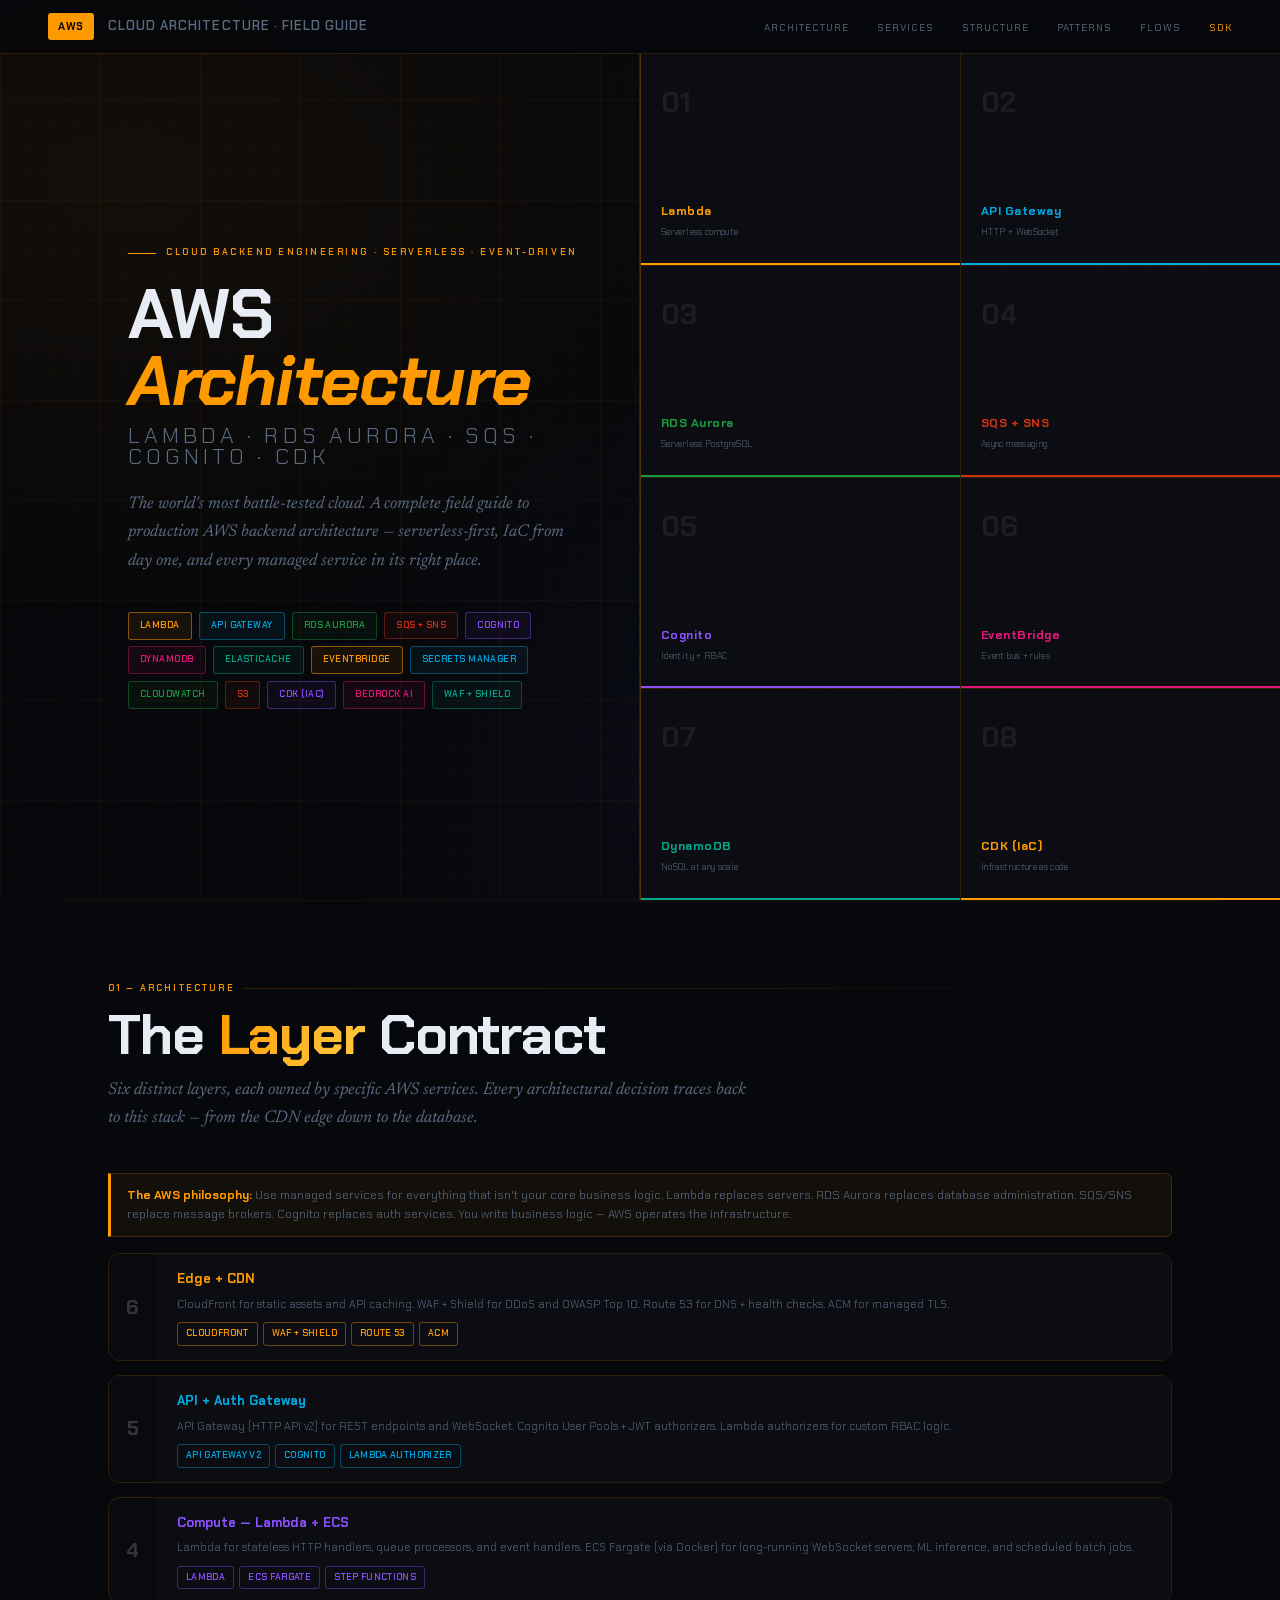
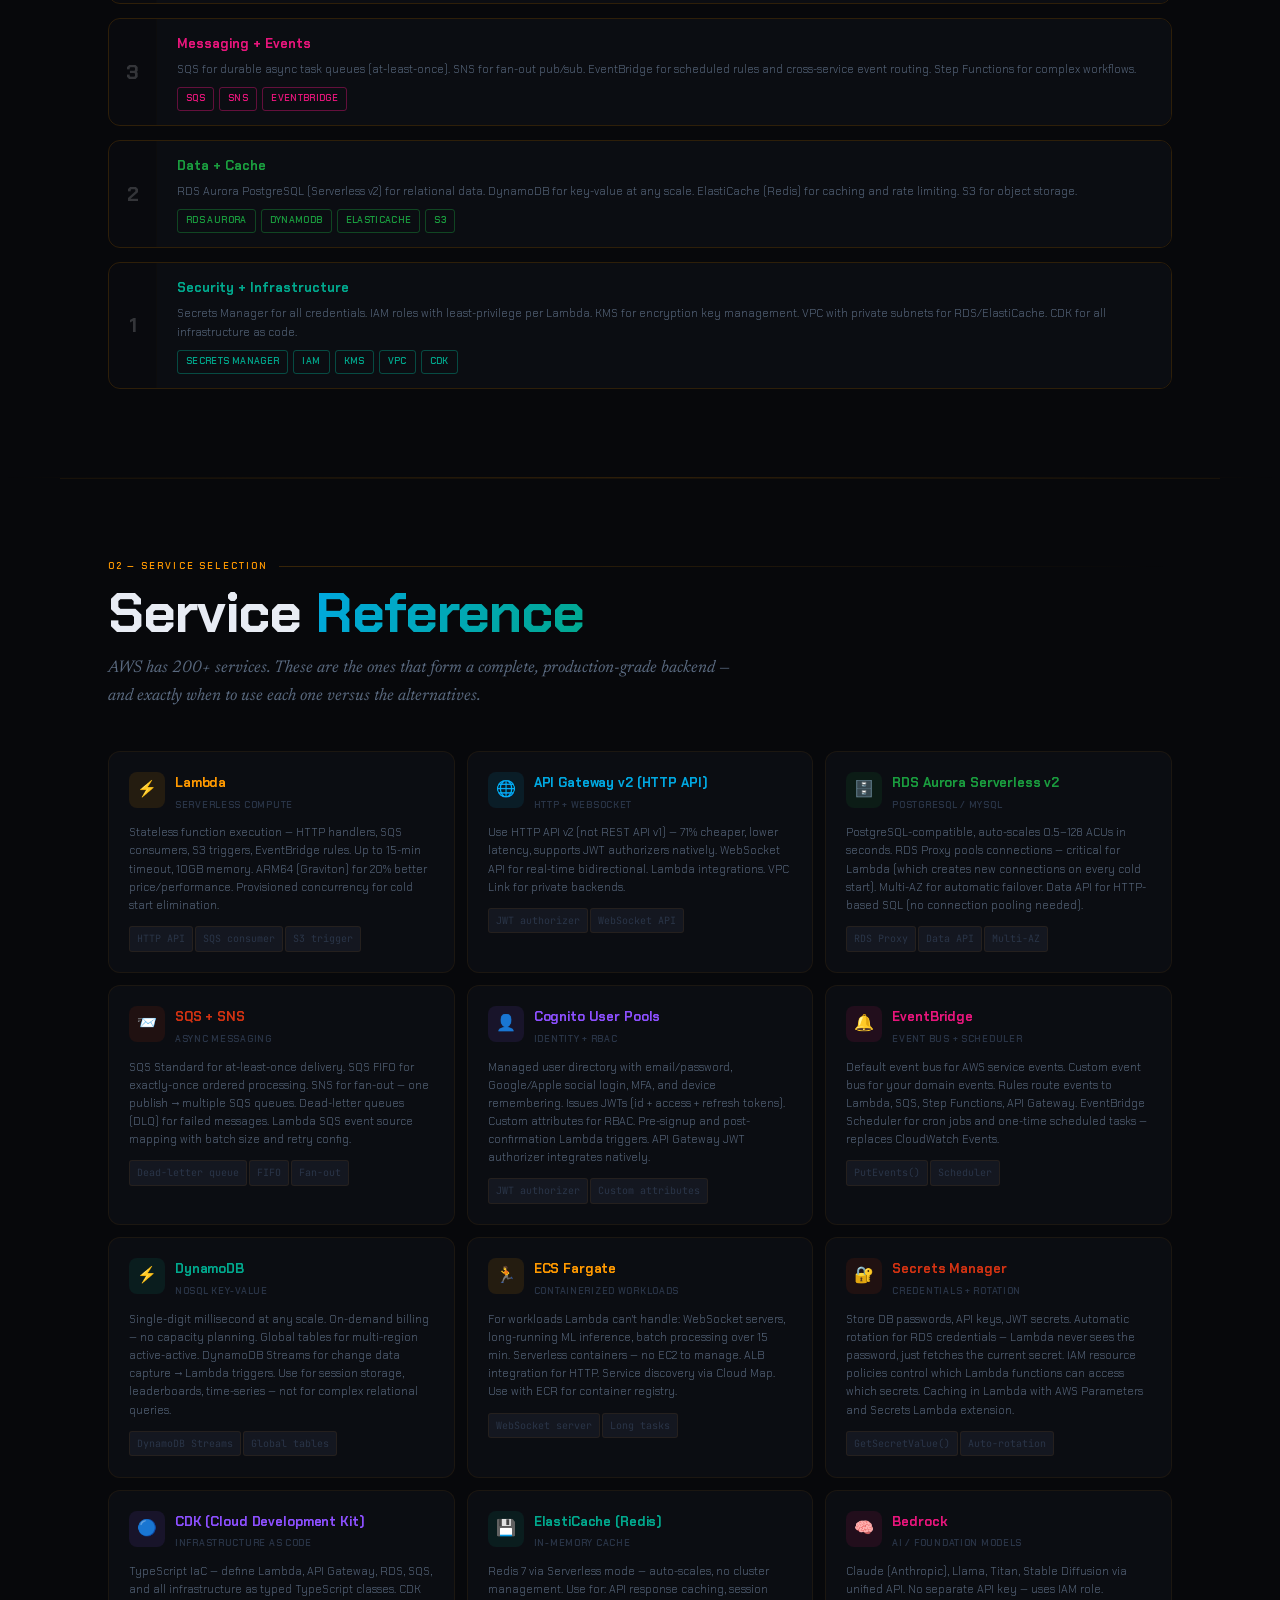
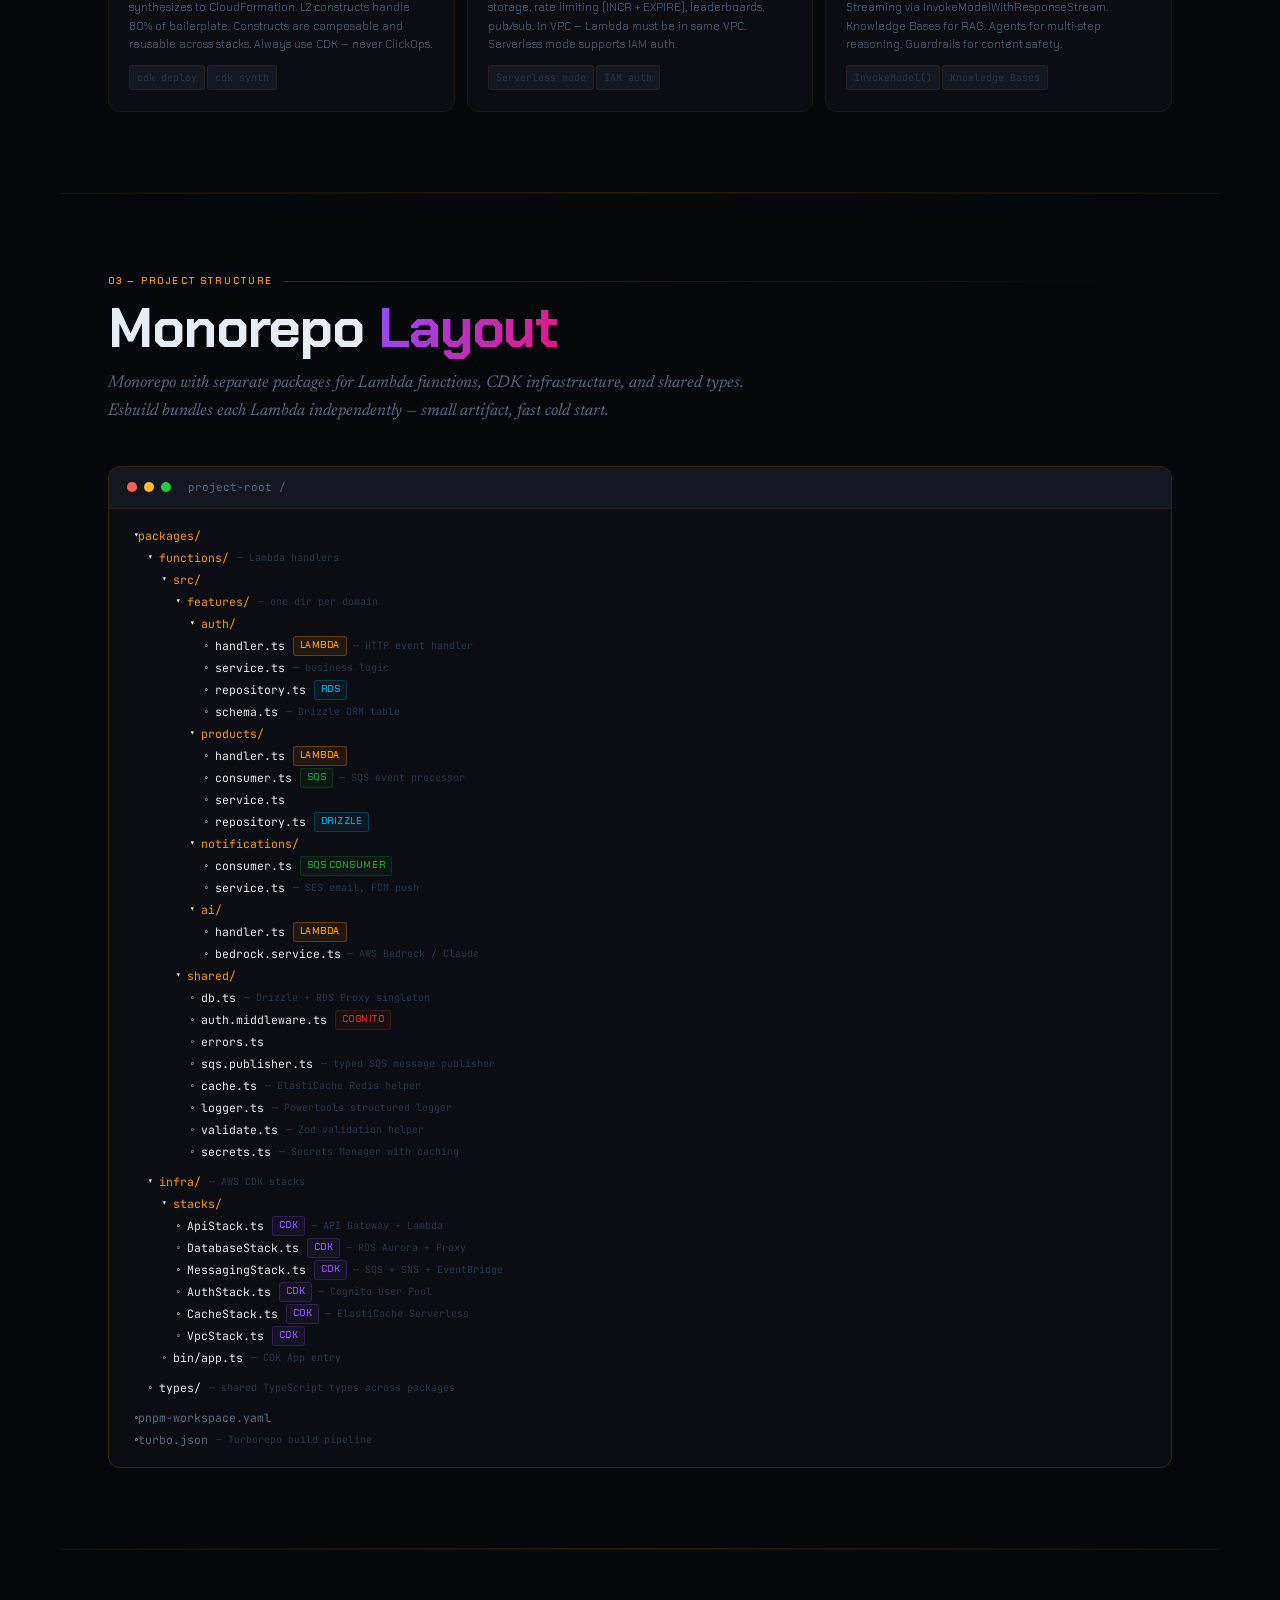
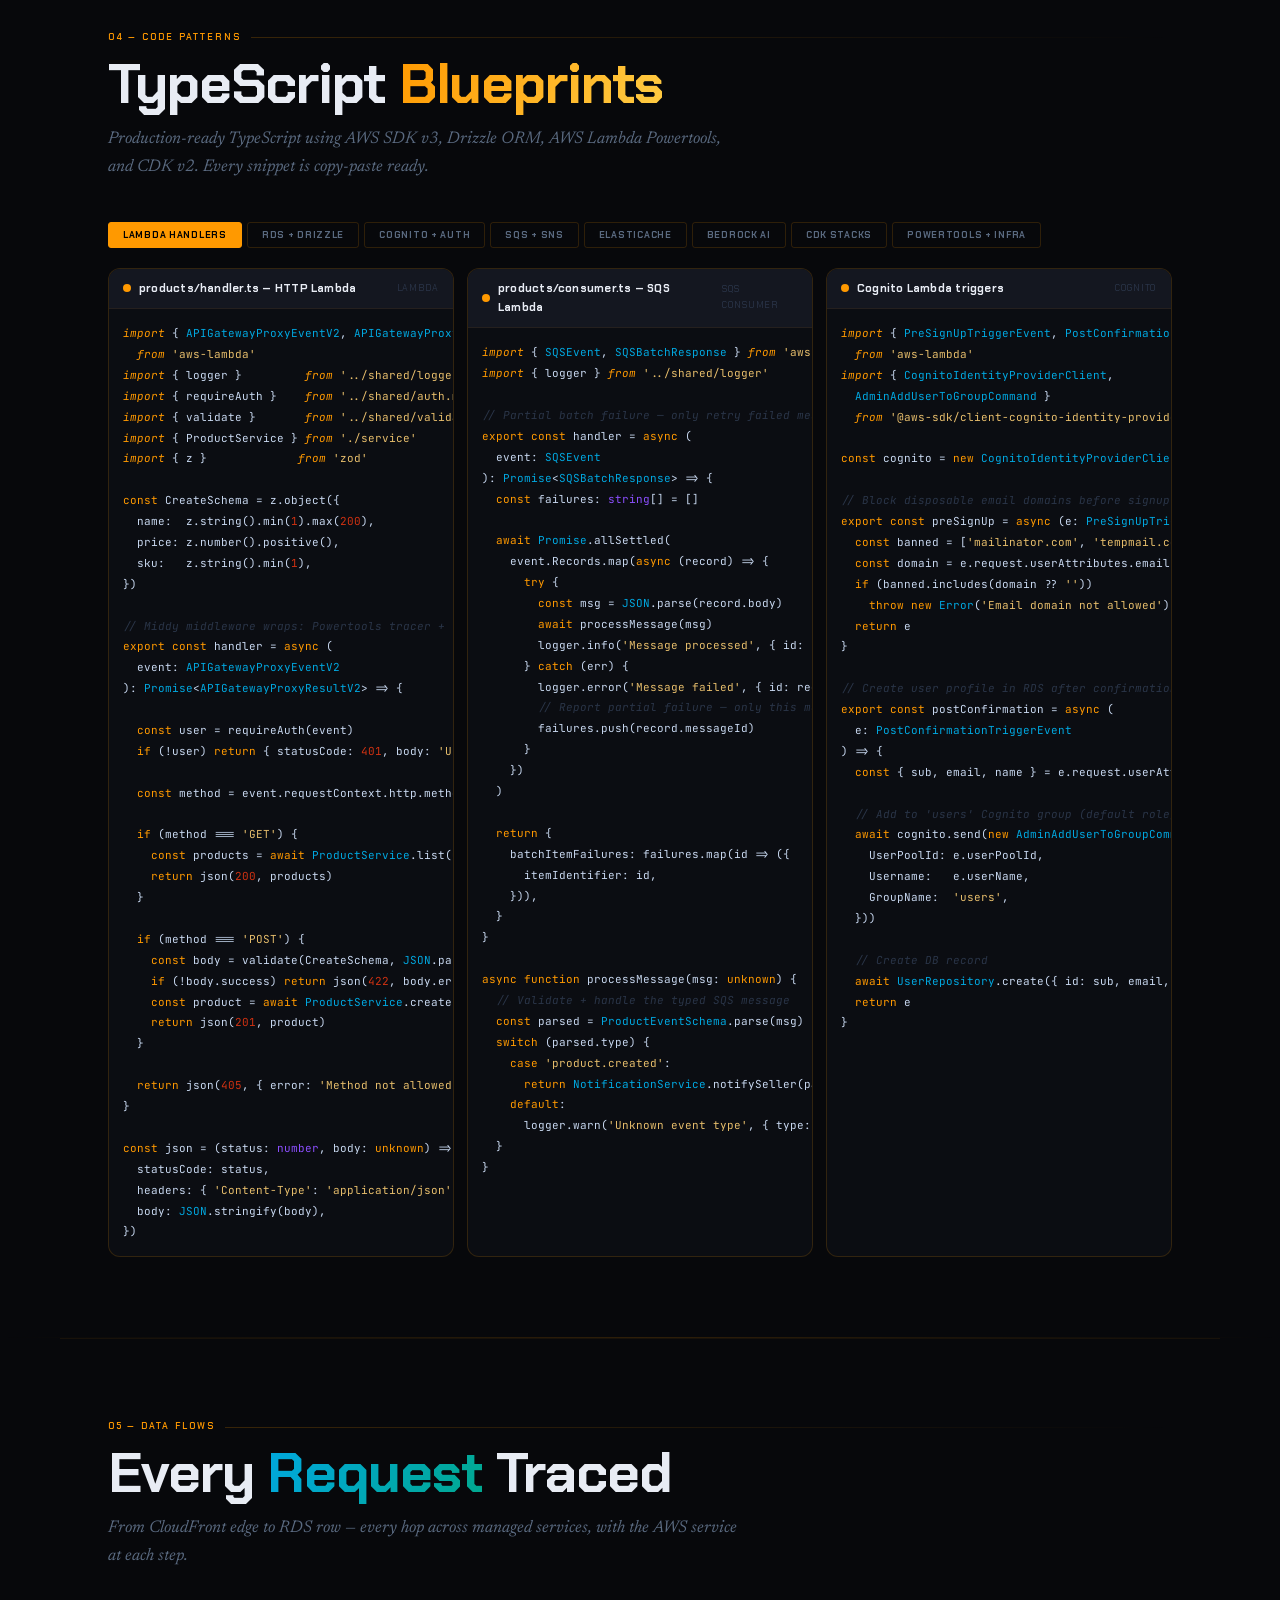
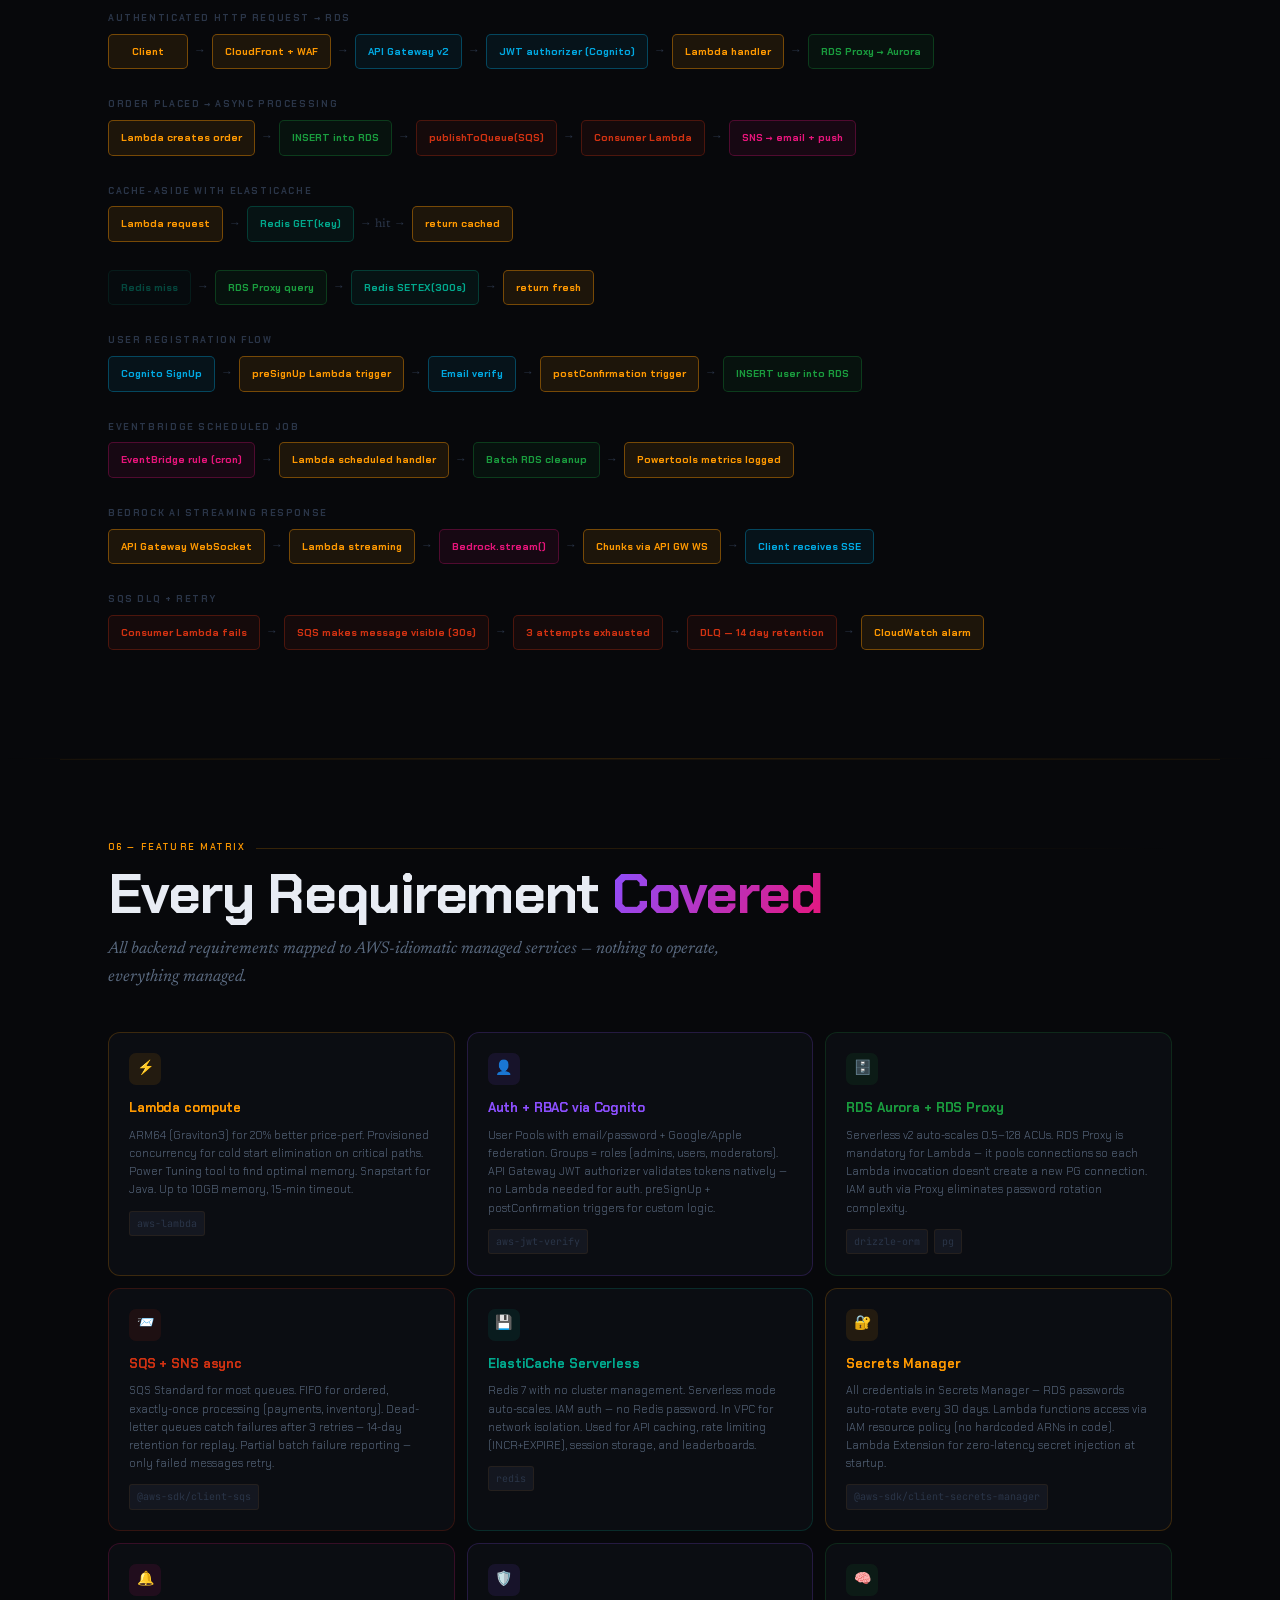
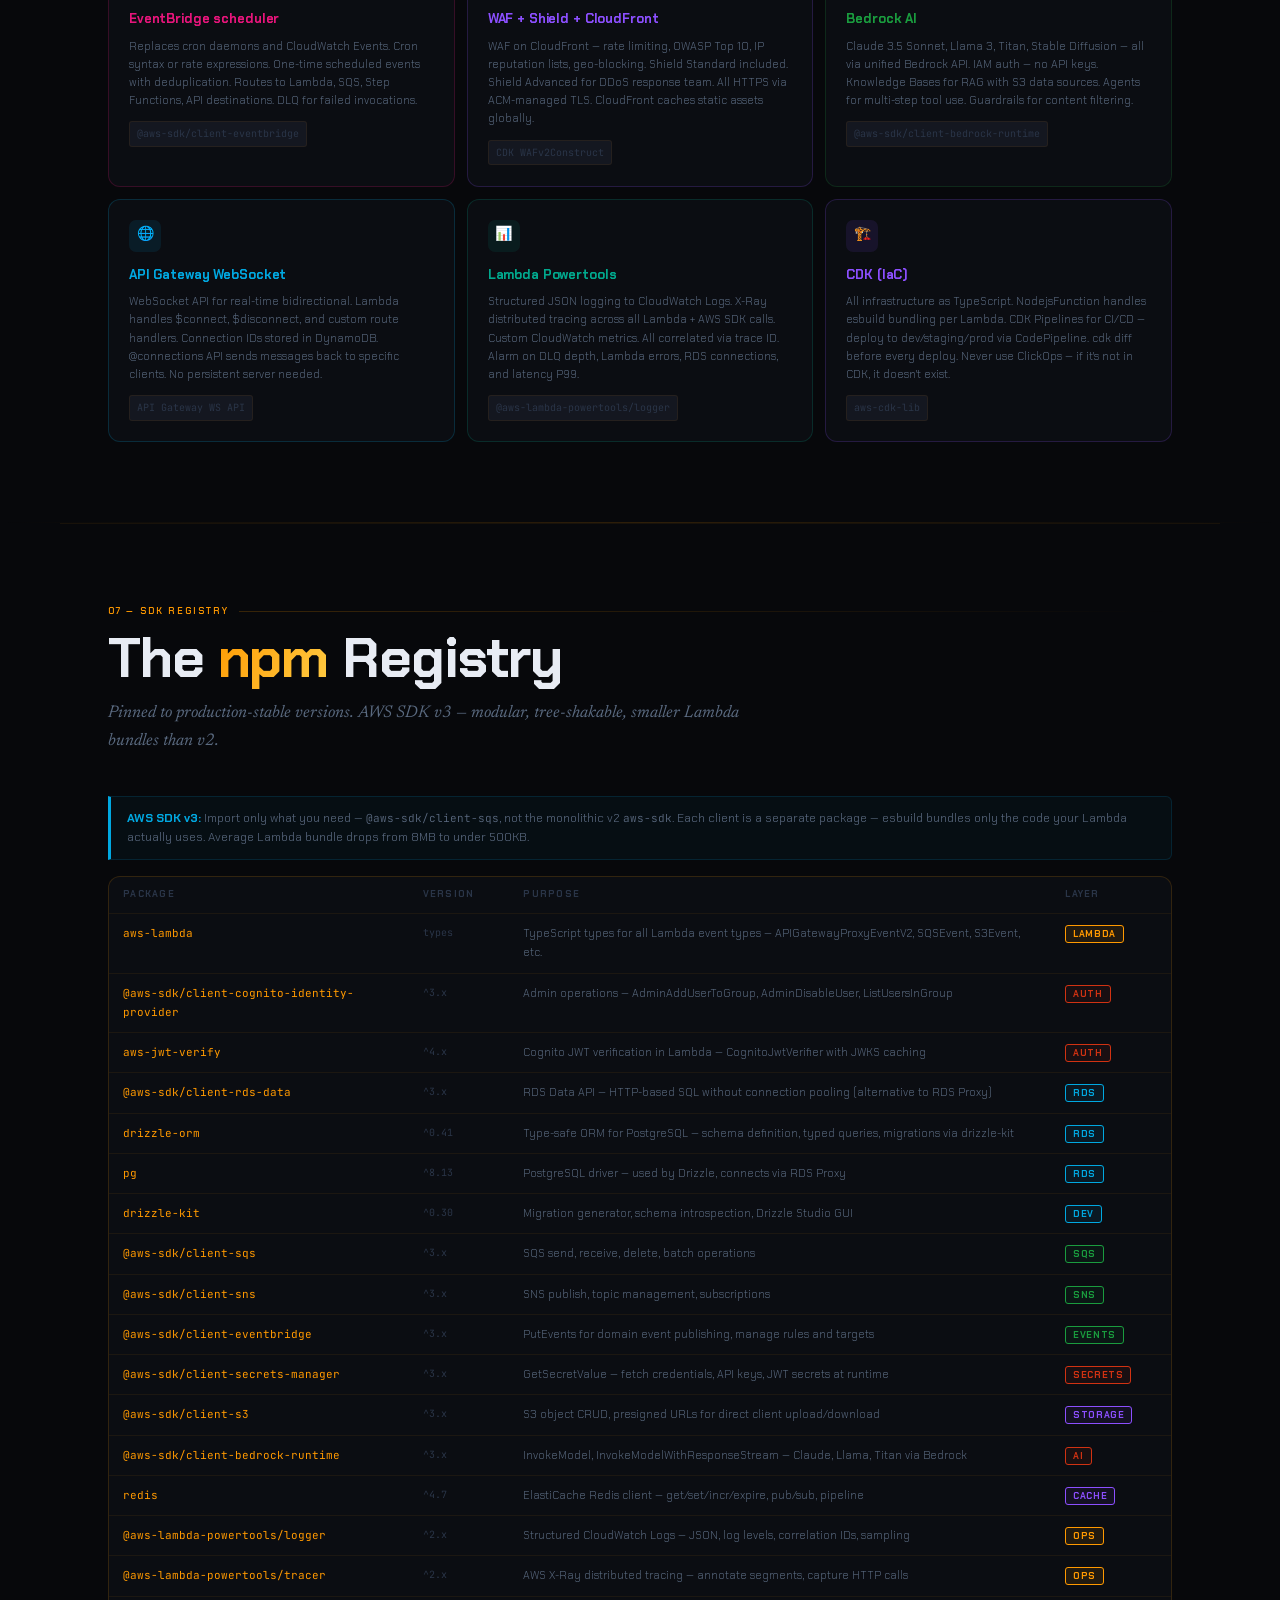
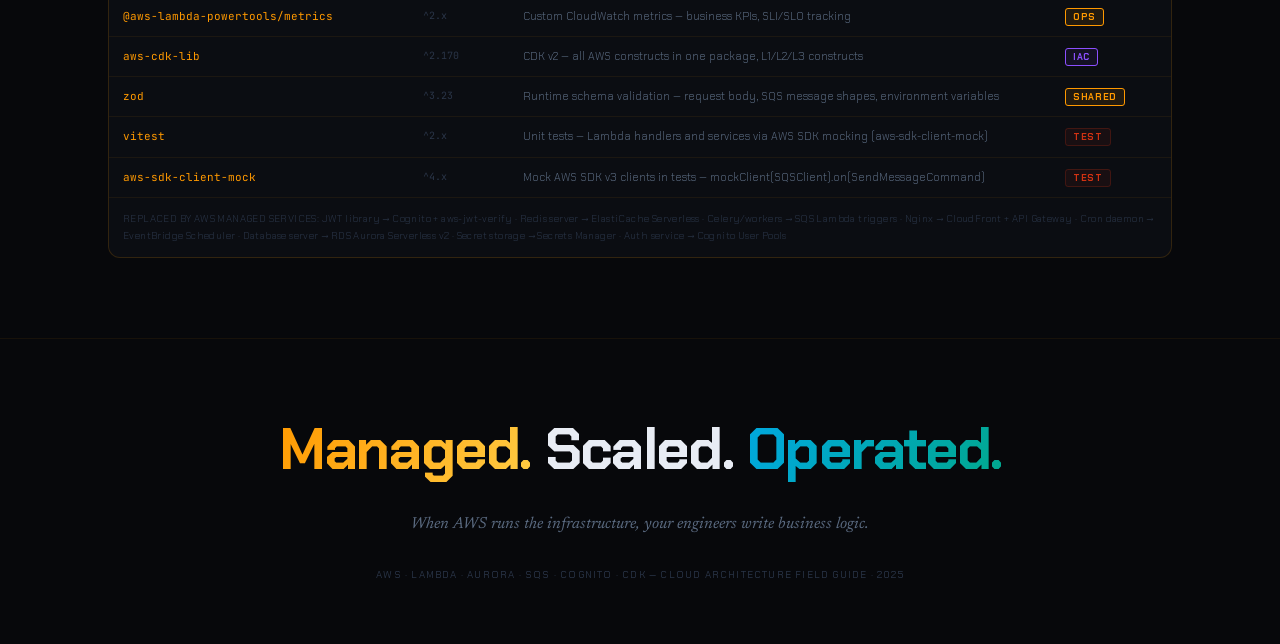
<file: articles/aws_architecture.html>
<!DOCTYPE html>
<html lang="en">
<head>
<meta charset="UTF-8"/>
<meta name="viewport" content="width=device-width, initial-scale=1.0"/>
<title>AWS — Cloud Architecture Field Guide</title>
<link rel="preconnect" href="https://fonts.googleapis.com"/>
<link rel="preconnect" href="https://fonts.gstatic.com" crossorigin/>
<link href="https://fonts.googleapis.com/css2?family=Chakra+Petch:ital,wght@0,300;0,400;0,600;0,700;1,300;1,400&family=JetBrains+Mono:ital,wght@0,300;0,400;0,500;1,300&family=Newsreader:ital,opsz,wght@0,6..72,300;0,6..72,400;1,6..72,300;1,6..72,400&display=swap" rel="stylesheet"/>
<style>
:root{
  --bg:#07080b;--bg2:#0b0d12;--bg3:#0f1118;
  --surf:#141720;--surf2:#191d28;
  --bord:rgba(255,153,0,0.07);--bord2:rgba(255,153,0,0.16);
  --a1:#ff9900;--a2:#232f3e;--a3:#00a8e1;--a4:#1a9c3e;
  --a5:#d13212;--a6:#8c4fff;--a7:#e7157b;--a8:#01a88d;
  --text:#e8ecf4;--text2:#5a6a80;--text3:#2a3548;
  --fh:'Chakra Petch',sans-serif;--fb:'Newsreader',serif;--fc:'JetBrains Mono',monospace;
  --r:6px;--rl:12px;
}
*,*::before,*::after{box-sizing:border-box;margin:0;padding:0}
html{scroll-behavior:smooth}
body{background:var(--bg);color:var(--text);font-family:var(--fb);font-size:16px;line-height:1.75;overflow-x:hidden}
::-webkit-scrollbar{width:3px}
::-webkit-scrollbar-track{background:var(--bg)}
::-webkit-scrollbar-thumb{background:var(--a1);border-radius:2px}

/* GRID + CIRCUIT LINES */
body::before{
  content:'';position:fixed;inset:0;
  background-image:
    linear-gradient(rgba(255,153,0,.03) 1px,transparent 1px),
    linear-gradient(90deg,rgba(255,153,0,.03) 1px,transparent 1px),
    linear-gradient(rgba(255,153,0,.015) 1px,transparent 1px),
    linear-gradient(90deg,rgba(255,153,0,.015) 1px,transparent 1px);
  background-size:100px 100px,100px 100px,25px 25px,25px 25px;
  pointer-events:none;z-index:0;
}
body::after{
  content:'';position:fixed;inset:0;
  background:
    radial-gradient(ellipse at 10% 20%,rgba(255,153,0,.05) 0%,transparent 45%),
    radial-gradient(ellipse at 90% 70%,rgba(0,168,225,.04) 0%,transparent 45%),
    radial-gradient(ellipse at 50% 90%,rgba(140,79,255,.03) 0%,transparent 40%);
  pointer-events:none;z-index:0;
}

/* NAV */
nav{
  position:fixed;top:0;left:0;right:0;z-index:200;
  background:rgba(7,8,11,.93);backdrop-filter:blur(20px);-webkit-backdrop-filter:blur(20px);
  border-bottom:1px solid var(--bord2);
  height:54px;display:flex;align-items:center;justify-content:space-between;padding:0 48px;
}
.nav-brand{display:flex;align-items:center;gap:14px}
.nav-aws-badge{
  font-family:var(--fh);font-size:11px;font-weight:700;
  color:#0a0a0a;background:var(--a1);
  padding:4px 10px;border-radius:3px;letter-spacing:.06em;
}
.nav-logo{font-family:var(--fh);font-size:13px;font-weight:600;color:var(--text2);letter-spacing:.08em;text-transform:uppercase}
.nav-links{display:flex;gap:28px;list-style:none}
.nav-links a{font-family:var(--fh);font-size:10px;font-weight:400;color:var(--text2);text-decoration:none;letter-spacing:.1em;text-transform:uppercase;transition:color .15s}
.nav-links a:hover{color:var(--a1)}

/* HERO */
.hero{
  position:relative;min-height:100vh;
  display:grid;grid-template-columns:1fr 1fr;
  padding-top:54px;overflow:hidden;z-index:1;
  align-items:stretch;
}
.hero-left{
  padding:70px 60px 70px 10vw;
  border-right:1px solid var(--bord2);
  display:flex;flex-direction:column;justify-content:center;
}
.hero-right{
  display:grid;grid-template-columns:1fr 1fr;
  gap:1px;background:var(--bord2);
  border-left:1px solid var(--bord2);
}

.hero-eyebrow{
  font-family:var(--fh);font-size:9px;font-weight:600;
  letter-spacing:.28em;text-transform:uppercase;color:var(--a1);
  margin-bottom:20px;display:flex;align-items:center;gap:10px;
  opacity:0;animation:fadeIn .6s .1s forwards;
}
.hero-eyebrow::before{content:'';width:28px;height:1px;background:var(--a1)}

.hero-title{
  font-family:var(--fh);
  font-size:clamp(44px,5.5vw,82px);
  font-weight:700;line-height:.95;letter-spacing:-.02em;
  margin-bottom:24px;
  opacity:0;animation:fadeIn .7s .25s forwards;
}
.ht1{display:block;color:var(--text)}
.ht2{display:block;color:var(--a1);font-style:italic}
.ht3{
  display:block;font-size:.32em;font-weight:300;
  letter-spacing:.18em;text-transform:uppercase;
  color:var(--text2);margin-top:10px;font-style:normal;
}

.hero-desc{
  font-family:var(--fb);font-style:italic;
  font-size:17px;color:var(--text2);max-width:460px;
  line-height:1.65;margin-bottom:36px;
  opacity:0;animation:fadeIn .7s .4s forwards;
}

.pill-grid{
  display:flex;flex-wrap:wrap;gap:7px;
  opacity:0;animation:fadeIn .7s .55s forwards;
}
.pill{
  font-family:var(--fh);font-size:9px;font-weight:600;
  padding:5px 11px;border-radius:3px;border:1px solid;
  letter-spacing:.05em;text-transform:uppercase;white-space:nowrap;
}
.p1{border-color:rgba(255,153,0,.5);color:var(--a1);background:rgba(255,153,0,.07)}
.p2{border-color:rgba(0,168,225,.4);color:var(--a3);background:rgba(0,168,225,.06)}
.p3{border-color:rgba(26,156,62,.4);color:var(--a4);background:rgba(26,156,62,.06)}
.p4{border-color:rgba(209,50,18,.4);color:var(--a5);background:rgba(209,50,18,.06)}
.p5{border-color:rgba(140,79,255,.4);color:var(--a6);background:rgba(140,79,255,.06)}
.p6{border-color:rgba(231,21,123,.4);color:var(--a7);background:rgba(231,21,123,.06)}
.p7{border-color:rgba(1,168,141,.4);color:var(--a8);background:rgba(1,168,141,.06)}

/* SERVICE TILES — right hero */
.svc-tile{
  background:var(--bg2);
  padding:24px 20px;
  display:flex;flex-direction:column;justify-content:flex-end;
  min-height:150px;cursor:default;
  transition:background .2s;
  position:relative;overflow:hidden;
  opacity:0;animation:fadeIn .6s forwards;
}
.svc-tile:hover{background:var(--surf)}
.svc-tile::before{
  content:'';position:absolute;bottom:0;left:0;right:0;height:2px;
}
.t1::before{background:var(--a1)}.t2::before{background:var(--a3)}
.t3::before{background:var(--a4)}.t4::before{background:var(--a5)}
.t5::before{background:var(--a6)}.t6::before{background:var(--a7)}
.t7::before{background:var(--a8)}.t8::before{background:var(--a1)}
.st1{animation-delay:.3s}.st2{animation-delay:.4s}.st3{animation-delay:.5s}
.st4{animation-delay:.6s}.st5{animation-delay:.7s}.st6{animation-delay:.8s}
.st7{animation-delay:.9s}.st8{animation-delay:1s}

.svc-tile-num{font-family:var(--fh);font-size:28px;font-weight:700;opacity:.07;margin-bottom:auto}
.svc-tile-name{font-family:var(--fh);font-size:12px;font-weight:700;letter-spacing:.04em;margin-bottom:3px}
.svc-tile-sub{font-family:var(--fh);font-size:9px;color:var(--text2);font-weight:300;letter-spacing:.04em}

@keyframes fadeIn{from{opacity:0;transform:translateY(14px)}to{opacity:1;transform:translateY(0)}}

/* MAIN */
main{position:relative;z-index:1}
.section{max-width:1160px;margin:0 auto;padding:80px 48px;border-top:1px solid var(--bord)}
.sec-label{
  font-family:var(--fh);font-size:9px;font-weight:600;
  letter-spacing:.24em;text-transform:uppercase;color:var(--a1);
  margin-bottom:10px;display:flex;align-items:center;gap:10px;
}
.sec-label::after{content:'';flex:1;height:1px;background:linear-gradient(90deg,var(--a1),transparent);opacity:.2}
.sec-title{font-family:var(--fh);font-size:clamp(32px,4.5vw,56px);font-weight:700;line-height:1;letter-spacing:-.02em;margin-bottom:14px}
.sec-intro{font-family:var(--fb);font-style:italic;font-size:17px;color:var(--text2);max-width:640px;line-height:1.65;margin-bottom:40px}

/* ARCH LAYERS — horizontal bands */
.layer-band{
  display:flex;align-items:stretch;
  border:1px solid var(--bord2);border-radius:var(--rl);
  overflow:hidden;margin-bottom:8px;
  transition:border-color .2s;cursor:default;
}
.layer-band:hover{border-color:rgba(255,153,0,.3)}
.lb-num{
  flex-shrink:0;width:48px;
  display:flex;align-items:center;justify-content:center;
  font-family:var(--fh);font-size:20px;font-weight:700;
  opacity:.2;background:var(--surf);
  border-right:1px solid var(--bord);
}
.lb-body{flex:1;padding:14px 20px;background:var(--bg2)}
.lb-title{font-family:var(--fh);font-size:13px;font-weight:700;margin-bottom:4px}
.lb-desc{font-family:var(--fh);font-size:11px;color:var(--text2);font-weight:300;margin-bottom:8px}
.lb-chips{display:flex;flex-wrap:wrap;gap:5px}
.chip{
  font-family:var(--fh);font-size:9px;font-weight:600;
  padding:3px 8px;border-radius:3px;border:1px solid;
  letter-spacing:.04em;text-transform:uppercase;
}

/* SERVICE CARDS */
.svc-grid{display:grid;grid-template-columns:repeat(auto-fit,minmax(260px,1fr));gap:12px}
.sc{
  background:var(--bg2);border:1px solid var(--bord);
  border-radius:var(--rl);padding:20px;
  transition:border-color .2s,transform .18s;cursor:default;
}
.sc:hover{border-color:var(--bord2);transform:translateY(-2px)}
.sc-head{display:flex;align-items:flex-start;gap:10px;margin-bottom:10px}
.sc-icon{
  width:36px;height:36px;border-radius:8px;
  display:flex;align-items:center;justify-content:center;
  font-size:16px;flex-shrink:0;
}
.sc-name{font-family:var(--fh);font-size:13px;font-weight:700;letter-spacing:-.01em;margin-bottom:3px}
.sc-cat{font-family:var(--fh);font-size:9px;font-weight:600;letter-spacing:.08em;text-transform:uppercase;color:var(--text3)}
.sc-desc{font-family:var(--fh);font-size:11px;color:var(--text2);line-height:1.65;font-weight:300;margin-bottom:10px}
.sc-use{font-family:var(--fc);font-size:10px;color:var(--text3);background:var(--surf);border:1px solid var(--bord);padding:3px 7px;border-radius:3px;display:inline-block;margin:2px 2px 0 0}

/* FILE TREE */
.tree-wrap{background:var(--bg2);border:1px solid var(--bord2);border-radius:var(--rl);overflow:hidden}
.tree-hdr{background:var(--surf);padding:11px 18px;display:flex;align-items:center;gap:7px;border-bottom:1px solid var(--bord)}
.td{width:10px;height:10px;border-radius:50%}
.td:nth-child(1){background:#ff5f57}.td:nth-child(2){background:#ffbd2e}.td:nth-child(3){background:#28c840}
.tree-path{font-family:var(--fc);font-size:11px;color:var(--text2);margin-left:10px}
.tree-body{padding:16px 20px;overflow-x:auto}
.fr{display:flex;align-items:center;height:22px;border-radius:3px;padding:0 4px;transition:background .12s;cursor:default}
.fr:hover{background:rgba(255,153,0,.05)}
.fi{font-family:var(--fc);font-size:11px;margin-right:5px;flex-shrink:0}
.fl{font-family:var(--fc);font-size:11.5px}
.fl.d{color:var(--a1)}.fl.ts{color:var(--text)}.fl.cfg{color:var(--text2)}.fl.tf{color:var(--a8)}.fl.spec{color:var(--a4)}
.atag{
  margin-left:8px;font-size:9px;padding:1px 6px;border-radius:3px;
  font-weight:600;font-family:var(--fh);letter-spacing:.06em;text-transform:uppercase;
  border:1px solid;white-space:nowrap;
}
.t-lam{background:rgba(255,153,0,.09);color:var(--a1);border-color:rgba(255,153,0,.3)}
.t-rds{background:rgba(0,168,225,.08);color:var(--a3);border-color:rgba(0,168,225,.25)}
.t-sqs{background:rgba(26,156,62,.07);color:var(--a4);border-color:rgba(26,156,62,.22)}
.t-cdk{background:rgba(140,79,255,.07);color:var(--a6);border-color:rgba(140,79,255,.22)}
.t-sec{background:rgba(209,50,18,.07);color:var(--a5);border-color:rgba(209,50,18,.22)}

/* CODE CARDS */
.code-grid{display:grid;grid-template-columns:repeat(auto-fit,minmax(340px,1fr));gap:13px}
.cc{background:var(--bg2);border:1px solid var(--bord2);border-radius:var(--rl);overflow:hidden;transition:border-color .2s,transform .2s;position:relative}
.cc::before{content:'';position:absolute;top:0;left:0;right:0;height:2px;opacity:0;transition:opacity .2s}
.cc:hover{border-color:rgba(255,153,0,.3);transform:translateY(-2px)}
.cc:hover::before{opacity:1}
.cc-l::before{background:linear-gradient(90deg,var(--a1),transparent)}
.cc-r::before{background:linear-gradient(90deg,var(--a5),transparent)}
.cc-d::before{background:linear-gradient(90deg,var(--a3),transparent)}
.cc-s::before{background:linear-gradient(90deg,var(--a4),transparent)}
.cc-c::before{background:linear-gradient(90deg,var(--a6),transparent)}
.cc-e::before{background:linear-gradient(90deg,var(--a7),transparent)}
.cc-i::before{background:linear-gradient(90deg,var(--a8),transparent)}

.cc-head{background:var(--surf);padding:10px 14px;display:flex;align-items:center;gap:8px;border-bottom:1px solid var(--bord)}
.cd{width:8px;height:8px;border-radius:50%;flex-shrink:0}
.ct{font-family:var(--fh);font-size:11px;font-weight:700;color:var(--text);letter-spacing:.02em}
.cs2{font-family:var(--fh);font-size:9px;color:var(--text3);margin-left:auto;text-transform:uppercase;letter-spacing:.08em}

pre{padding:14px;font-family:var(--fc);font-size:11px;line-height:1.9;overflow-x:auto;color:#c8d8f0;white-space:pre;background:transparent}
.kw{color:#ff9900}.cls{color:#00a8e1}.fn{color:#1a9c3e}
.str{color:#e7be6c}.dec{color:#e7157b}.cmt{color:var(--text3);font-style:italic}
.typ{color:#8c4fff}.num{color:#d13212}.imp{color:#ff9900;font-style:italic}
.ann{color:#01a88d}

/* TABS */
.tab-nav{display:flex;gap:5px;flex-wrap:wrap;margin-bottom:20px}
.tb{font-family:var(--fh);font-size:9px;font-weight:700;padding:6px 14px;border-radius:3px;border:1px solid var(--bord2);background:transparent;color:var(--text2);cursor:pointer;letter-spacing:.08em;text-transform:uppercase;transition:all .15s}
.tb:hover{background:var(--surf);color:var(--text)}
.tb.on{background:var(--a1);color:#000;border-color:var(--a1)}
.tp{display:none}.tp.on{display:block}

/* FLOW */
.flow-section{margin-bottom:22px}
.flow-lbl{font-family:var(--fh);font-size:9px;font-weight:700;letter-spacing:.18em;text-transform:uppercase;color:var(--text3);margin-bottom:7px}
.flow-row{display:flex;align-items:center;overflow-x:auto;padding-bottom:6px;gap:0;flex-wrap:nowrap}
.fb{flex-shrink:0;padding:8px 12px;border-radius:5px;border:1px solid;font-family:var(--fh);font-size:10px;font-weight:700;text-align:center;white-space:nowrap;min-width:80px}
.fa{flex-shrink:0;color:var(--text3);padding:0 6px;font-size:12px}
.fb-l{background:rgba(255,153,0,.09);border-color:rgba(255,153,0,.4);color:var(--a1)}
.fb-r{background:rgba(0,168,225,.07);border-color:rgba(0,168,225,.35);color:var(--a3)}
.fb-d{background:rgba(26,156,62,.07);border-color:rgba(26,156,62,.3);color:var(--a4)}
.fb-s{background:rgba(209,50,18,.07);border-color:rgba(209,50,18,.3);color:var(--a5)}
.fb-c{background:rgba(140,79,255,.07);border-color:rgba(140,79,255,.28);color:var(--a6)}
.fb-e{background:rgba(231,21,123,.07);border-color:rgba(231,21,123,.28);color:var(--a7)}
.fb-i{background:rgba(1,168,141,.07);border-color:rgba(1,168,141,.28);color:var(--a8)}

/* FEATURE CARDS */
.feat-grid{display:grid;grid-template-columns:repeat(auto-fit,minmax(270px,1fr));gap:12px}
.fc{background:var(--bg2);border:1px solid var(--bord);border-radius:var(--rl);padding:20px;transition:border-color .18s}
.fc:hover{border-color:var(--bord2)}
.fc-icon{width:32px;height:32px;border-radius:7px;display:flex;align-items:center;justify-content:center;font-size:14px;margin-bottom:12px}
.fc-title{font-family:var(--fh);font-size:13px;font-weight:700;margin-bottom:6px;letter-spacing:-.01em}
.fc-desc{font-family:var(--fh);font-size:11px;color:var(--text2);line-height:1.65;margin-bottom:10px;font-weight:300}
.fc-dep{font-family:var(--fc);font-size:10px;color:var(--text3);background:var(--surf);border:1px solid var(--bord);padding:3px 7px;border-radius:3px;display:inline-block;margin:2px 2px 0 0}

/* TABLE */
.pkg-wrap{background:var(--bg2);border:1px solid var(--bord2);border-radius:var(--rl);overflow:hidden;overflow-x:auto}
table{width:100%;border-collapse:collapse}
th{text-align:left;padding:10px 14px;font-family:var(--fh);font-size:9px;font-weight:700;letter-spacing:.14em;text-transform:uppercase;color:var(--text3);border-bottom:1px solid var(--bord)}
td{padding:10px 14px;border-bottom:1px solid var(--bord);font-family:var(--fh);font-size:11px;vertical-align:top}
tr:last-child td{border-bottom:none}
tr:hover td{background:rgba(255,153,0,.02)}
.pn{font-family:var(--fc);font-size:11px;color:var(--a1)}
.pv{font-family:var(--fc);font-size:10px;color:var(--text3)}
.pd{color:var(--text2);font-size:11px;font-weight:300}
.lp{font-size:9px;padding:2px 7px;border-radius:3px;font-weight:700;font-family:var(--fh);letter-spacing:.06em;text-transform:uppercase;white-space:nowrap;border:1px solid}

/* CALLOUTS */
.note{background:rgba(255,153,0,.05);border:1px solid rgba(255,153,0,.18);border-left:3px solid var(--a1);border-radius:0 6px 6px 0;padding:12px 16px;font-family:var(--fh);font-size:12px;color:var(--text2);margin:16px 0;line-height:1.6;font-weight:300}
.note strong{color:var(--a1);font-weight:700}
.warn{background:rgba(0,168,225,.04);border:1px solid rgba(0,168,225,.15);border-left:3px solid var(--a3);border-radius:0 6px 6px 0;padding:12px 16px;font-family:var(--fh);font-size:12px;color:var(--text2);margin:16px 0;line-height:1.6;font-weight:300}
.warn strong{color:var(--a3);font-weight:700}

.dvdr{height:1px;background:linear-gradient(90deg,transparent,var(--bord2),transparent)}
.reveal{opacity:0;transform:translateY(20px);transition:opacity .6s ease,transform .6s ease}
.reveal.vis{opacity:1;transform:translateY(0)}
.gt1{background:linear-gradient(120deg,var(--a1),#ffcc44);-webkit-background-clip:text;-webkit-text-fill-color:transparent;background-clip:text}
.gt2{background:linear-gradient(120deg,var(--a3),var(--a8));-webkit-background-clip:text;-webkit-text-fill-color:transparent;background-clip:text}
.gt3{background:linear-gradient(120deg,var(--a6),var(--a7));-webkit-background-clip:text;-webkit-text-fill-color:transparent;background-clip:text}

footer{position:relative;z-index:1;text-align:center;padding:60px 48px;border-top:1px solid var(--bord)}
.ft-title{font-family:var(--fh);font-size:clamp(28px,5vw,58px);font-weight:700;letter-spacing:-.03em;margin-bottom:10px}
.ft-sub{font-family:var(--fb);font-style:italic;color:var(--text2);font-size:16px;margin-bottom:28px}
.ft-copy{font-family:var(--fh);font-size:10px;color:var(--text3);letter-spacing:.12em;text-transform:uppercase}

@media(max-width:900px){
  nav{padding:0 16px}.nav-links{display:none}
  .hero{grid-template-columns:1fr}
  .hero-left{padding:90px 20px 40px;border-right:none;border-bottom:1px solid var(--bord2)}
  .hero-right{grid-template-columns:repeat(4,1fr)}
  .section{padding:56px 20px}
  .code-grid{grid-template-columns:1fr}
}
</style>
</head>
<body>

<nav>
  <div class="nav-brand">
    <span class="nav-aws-badge">AWS</span>
    <span class="nav-logo">Cloud Architecture · Field Guide</span>
  </div>
  <ul class="nav-links">
    <li><a href="#layers">Architecture</a></li>
    <li><a href="#services">Services</a></li>
    <li><a href="#structure">Structure</a></li>
    <li><a href="#patterns">Patterns</a></li>
    <li><a href="#flows">Flows</a></li>
    <li><a href="#sdk">SDK</a></li>
  </ul>
</nav>

<!-- HERO -->
<section class="hero">
  <div class="hero-left">
    <p class="hero-eyebrow">Cloud Backend Engineering · Serverless · Event-driven</p>
    <h1 class="hero-title">
      <span class="ht1">AWS</span>
      <span class="ht2">Architecture</span>
      <span class="ht3">Lambda · RDS Aurora · SQS · Cognito · CDK</span>
    </h1>
    <p class="hero-desc">The world's most battle-tested cloud. A complete field guide to production AWS backend architecture — serverless-first, IaC from day one, and every managed service in its right place.</p>
    <div class="pill-grid">
      <span class="pill p1">Lambda</span>
      <span class="pill p2">API Gateway</span>
      <span class="pill p3">RDS Aurora</span>
      <span class="pill p4">SQS + SNS</span>
      <span class="pill p5">Cognito</span>
      <span class="pill p6">DynamoDB</span>
      <span class="pill p7">ElastiCache</span>
      <span class="pill p1">EventBridge</span>
      <span class="pill p2">Secrets Manager</span>
      <span class="pill p3">CloudWatch</span>
      <span class="pill p4">S3</span>
      <span class="pill p5">CDK (IaC)</span>
      <span class="pill p6">Bedrock AI</span>
      <span class="pill p7">WAF + Shield</span>
    </div>
  </div>

  <div class="hero-right">
    <div class="svc-tile t1 st1">
      <span class="svc-tile-num">01</span>
      <div class="svc-tile-name" style="color:var(--a1)">Lambda</div>
      <div class="svc-tile-sub">Serverless compute</div>
    </div>
    <div class="svc-tile t2 st2">
      <span class="svc-tile-num">02</span>
      <div class="svc-tile-name" style="color:var(--a3)">API Gateway</div>
      <div class="svc-tile-sub">HTTP + WebSocket</div>
    </div>
    <div class="svc-tile t3 st3">
      <span class="svc-tile-num">03</span>
      <div class="svc-tile-name" style="color:var(--a4)">RDS Aurora</div>
      <div class="svc-tile-sub">Serverless PostgreSQL</div>
    </div>
    <div class="svc-tile t4 st4">
      <span class="svc-tile-num">04</span>
      <div class="svc-tile-name" style="color:var(--a5)">SQS + SNS</div>
      <div class="svc-tile-sub">Async messaging</div>
    </div>
    <div class="svc-tile t5 st5">
      <span class="svc-tile-num">05</span>
      <div class="svc-tile-name" style="color:var(--a6)">Cognito</div>
      <div class="svc-tile-sub">Identity + RBAC</div>
    </div>
    <div class="svc-tile t6 st6">
      <span class="svc-tile-num">06</span>
      <div class="svc-tile-name" style="color:var(--a7)">EventBridge</div>
      <div class="svc-tile-sub">Event bus + rules</div>
    </div>
    <div class="svc-tile t7 st7">
      <span class="svc-tile-num">07</span>
      <div class="svc-tile-name" style="color:var(--a8)">DynamoDB</div>
      <div class="svc-tile-sub">NoSQL at any scale</div>
    </div>
    <div class="svc-tile t8 st8">
      <span class="svc-tile-num">08</span>
      <div class="svc-tile-name" style="color:var(--a1)">CDK (IaC)</div>
      <div class="svc-tile-sub">Infrastructure as code</div>
    </div>
  </div>
</section>

<main>

<!-- ARCHITECTURE LAYERS -->
<section class="section reveal" id="layers">
  <p class="sec-label">01 — Architecture</p>
  <h2 class="sec-title">The <span class="gt1">Layer</span> Contract</h2>
  <p class="sec-intro">Six distinct layers, each owned by specific AWS services. Every architectural decision traces back to this stack — from the CDN edge down to the database.</p>

  <div class="note">
    <strong>The AWS philosophy:</strong> Use managed services for everything that isn't your core business logic. Lambda replaces servers. RDS Aurora replaces database administration. SQS/SNS replace message brokers. Cognito replaces auth services. You write business logic — AWS operates the infrastructure.
  </div>

  <div style="display:flex;flex-direction:column;gap:6px;margin-top:8px">

    <div class="layer-band">
      <div class="lb-num">6</div>
      <div class="lb-body">
        <div class="lb-title" style="color:var(--a1)">Edge + CDN</div>
        <div class="lb-desc">CloudFront for static assets and API caching. WAF + Shield for DDoS and OWASP Top 10. Route 53 for DNS + health checks. ACM for managed TLS.</div>
        <div class="lb-chips">
          <span class="chip" style="border-color:rgba(255,153,0,.4);color:var(--a1)">CloudFront</span>
          <span class="chip" style="border-color:rgba(255,153,0,.4);color:var(--a1)">WAF + Shield</span>
          <span class="chip" style="border-color:rgba(255,153,0,.4);color:var(--a1)">Route 53</span>
          <span class="chip" style="border-color:rgba(255,153,0,.4);color:var(--a1)">ACM</span>
        </div>
      </div>
    </div>

    <div class="layer-band">
      <div class="lb-num">5</div>
      <div class="lb-body">
        <div class="lb-title" style="color:var(--a3)">API + Auth Gateway</div>
        <div class="lb-desc">API Gateway (HTTP API v2) for REST endpoints and WebSocket. Cognito User Pools + JWT authorizers. Lambda authorizers for custom RBAC logic.</div>
        <div class="lb-chips">
          <span class="chip" style="border-color:rgba(0,168,225,.4);color:var(--a3)">API Gateway v2</span>
          <span class="chip" style="border-color:rgba(0,168,225,.4);color:var(--a3)">Cognito</span>
          <span class="chip" style="border-color:rgba(0,168,225,.4);color:var(--a3)">Lambda Authorizer</span>
        </div>
      </div>
    </div>

    <div class="layer-band">
      <div class="lb-num">4</div>
      <div class="lb-body">
        <div class="lb-title" style="color:var(--a6)">Compute — Lambda + ECS</div>
        <div class="lb-desc">Lambda for stateless HTTP handlers, queue processors, and event handlers. ECS Fargate (via Docker) for long-running WebSocket servers, ML inference, and scheduled batch jobs.</div>
        <div class="lb-chips">
          <span class="chip" style="border-color:rgba(140,79,255,.4);color:var(--a6)">Lambda</span>
          <span class="chip" style="border-color:rgba(140,79,255,.4);color:var(--a6)">ECS Fargate</span>
          <span class="chip" style="border-color:rgba(140,79,255,.4);color:var(--a6)">Step Functions</span>
        </div>
      </div>
    </div>

    <div class="layer-band">
      <div class="lb-num">3</div>
      <div class="lb-body">
        <div class="lb-title" style="color:var(--a7)">Messaging + Events</div>
        <div class="lb-desc">SQS for durable async task queues (at-least-once). SNS for fan-out pub/sub. EventBridge for scheduled rules and cross-service event routing. Step Functions for complex workflows.</div>
        <div class="lb-chips">
          <span class="chip" style="border-color:rgba(231,21,123,.4);color:var(--a7)">SQS</span>
          <span class="chip" style="border-color:rgba(231,21,123,.4);color:var(--a7)">SNS</span>
          <span class="chip" style="border-color:rgba(231,21,123,.4);color:var(--a7)">EventBridge</span>
        </div>
      </div>
    </div>

    <div class="layer-band">
      <div class="lb-num">2</div>
      <div class="lb-body">
        <div class="lb-title" style="color:var(--a4)">Data + Cache</div>
        <div class="lb-desc">RDS Aurora PostgreSQL (Serverless v2) for relational data. DynamoDB for key-value at any scale. ElastiCache (Redis) for caching and rate limiting. S3 for object storage.</div>
        <div class="lb-chips">
          <span class="chip" style="border-color:rgba(26,156,62,.4);color:var(--a4)">RDS Aurora</span>
          <span class="chip" style="border-color:rgba(26,156,62,.4);color:var(--a4)">DynamoDB</span>
          <span class="chip" style="border-color:rgba(26,156,62,.4);color:var(--a4)">ElastiCache</span>
          <span class="chip" style="border-color:rgba(26,156,62,.4);color:var(--a4)">S3</span>
        </div>
      </div>
    </div>

    <div class="layer-band">
      <div class="lb-num">1</div>
      <div class="lb-body">
        <div class="lb-title" style="color:var(--a8)">Security + Infrastructure</div>
        <div class="lb-desc">Secrets Manager for all credentials. IAM roles with least-privilege per Lambda. KMS for encryption key management. VPC with private subnets for RDS/ElastiCache. CDK for all infrastructure as code.</div>
        <div class="lb-chips">
          <span class="chip" style="border-color:rgba(1,168,141,.4);color:var(--a8)">Secrets Manager</span>
          <span class="chip" style="border-color:rgba(1,168,141,.4);color:var(--a8)">IAM</span>
          <span class="chip" style="border-color:rgba(1,168,141,.4);color:var(--a8)">KMS</span>
          <span class="chip" style="border-color:rgba(1,168,141,.4);color:var(--a8)">VPC</span>
          <span class="chip" style="border-color:rgba(1,168,141,.4);color:var(--a8)">CDK</span>
        </div>
      </div>
    </div>

  </div>
</section>

<div class="dvdr"></div>

<!-- SERVICES MAP -->
<section class="section reveal" id="services">
  <p class="sec-label">02 — Service Selection</p>
  <h2 class="sec-title">Service <span class="gt2">Reference</span></h2>
  <p class="sec-intro">AWS has 200+ services. These are the ones that form a complete, production-grade backend — and exactly when to use each one versus the alternatives.</p>

  <div class="svc-grid reveal">

    <div class="sc">
      <div class="sc-head">
        <div class="sc-icon" style="background:rgba(255,153,0,.1)">⚡</div>
        <div><div class="sc-name" style="color:var(--a1)">Lambda</div><div class="sc-cat">Serverless compute</div></div>
      </div>
      <div class="sc-desc">Stateless function execution — HTTP handlers, SQS consumers, S3 triggers, EventBridge rules. Up to 15-min timeout, 10GB memory. ARM64 (Graviton) for 20% better price/performance. Provisioned concurrency for cold start elimination.</div>
      <code class="sc-use">HTTP API</code><code class="sc-use">SQS consumer</code><code class="sc-use">S3 trigger</code>
    </div>

    <div class="sc">
      <div class="sc-head">
        <div class="sc-icon" style="background:rgba(0,168,225,.1)">🌐</div>
        <div><div class="sc-name" style="color:var(--a3)">API Gateway v2 (HTTP API)</div><div class="sc-cat">HTTP + WebSocket</div></div>
      </div>
      <div class="sc-desc">Use HTTP API v2 (not REST API v1) — 71% cheaper, lower latency, supports JWT authorizers natively. WebSocket API for real-time bidirectional. Lambda integrations. VPC Link for private backends.</div>
      <code class="sc-use">JWT authorizer</code><code class="sc-use">WebSocket API</code>
    </div>

    <div class="sc">
      <div class="sc-head">
        <div class="sc-icon" style="background:rgba(26,156,62,.1)">🗄️</div>
        <div><div class="sc-name" style="color:var(--a4)">RDS Aurora Serverless v2</div><div class="sc-cat">PostgreSQL / MySQL</div></div>
      </div>
      <div class="sc-desc">PostgreSQL-compatible, auto-scales 0.5–128 ACUs in seconds. RDS Proxy pools connections — critical for Lambda (which creates new connections on every cold start). Multi-AZ for automatic failover. Data API for HTTP-based SQL (no connection pooling needed).</div>
      <code class="sc-use">RDS Proxy</code><code class="sc-use">Data API</code><code class="sc-use">Multi-AZ</code>
    </div>

    <div class="sc">
      <div class="sc-head">
        <div class="sc-icon" style="background:rgba(209,50,18,.1)">📨</div>
        <div><div class="sc-name" style="color:var(--a5)">SQS + SNS</div><div class="sc-cat">Async messaging</div></div>
      </div>
      <div class="sc-desc">SQS Standard for at-least-once delivery. SQS FIFO for exactly-once ordered processing. SNS for fan-out — one publish → multiple SQS queues. Dead-letter queues (DLQ) for failed messages. Lambda SQS event source mapping with batch size and retry config.</div>
      <code class="sc-use">Dead-letter queue</code><code class="sc-use">FIFO</code><code class="sc-use">Fan-out</code>
    </div>

    <div class="sc">
      <div class="sc-head">
        <div class="sc-icon" style="background:rgba(140,79,255,.1)">👤</div>
        <div><div class="sc-name" style="color:var(--a6)">Cognito User Pools</div><div class="sc-cat">Identity + RBAC</div></div>
      </div>
      <div class="sc-desc">Managed user directory with email/password, Google/Apple social login, MFA, and device remembering. Issues JWTs (id + access + refresh tokens). Custom attributes for RBAC. Pre-signup and post-confirmation Lambda triggers. API Gateway JWT authorizer integrates natively.</div>
      <code class="sc-use">JWT authorizer</code><code class="sc-use">Custom attributes</code>
    </div>

    <div class="sc">
      <div class="sc-head">
        <div class="sc-icon" style="background:rgba(231,21,123,.1)">🔔</div>
        <div><div class="sc-name" style="color:var(--a7)">EventBridge</div><div class="sc-cat">Event bus + scheduler</div></div>
      </div>
      <div class="sc-desc">Default event bus for AWS service events. Custom event bus for your domain events. Rules route events to Lambda, SQS, Step Functions, API Gateway. EventBridge Scheduler for cron jobs and one-time scheduled tasks — replaces CloudWatch Events.</div>
      <code class="sc-use">PutEvents()</code><code class="sc-use">Scheduler</code>
    </div>

    <div class="sc">
      <div class="sc-head">
        <div class="sc-icon" style="background:rgba(1,168,141,.1)">⚡</div>
        <div><div class="sc-name" style="color:var(--a8)">DynamoDB</div><div class="sc-cat">NoSQL key-value</div></div>
      </div>
      <div class="sc-desc">Single-digit millisecond at any scale. On-demand billing — no capacity planning. Global tables for multi-region active-active. DynamoDB Streams for change data capture → Lambda triggers. Use for session storage, leaderboards, time-series — not for complex relational queries.</div>
      <code class="sc-use">DynamoDB Streams</code><code class="sc-use">Global tables</code>
    </div>

    <div class="sc">
      <div class="sc-head">
        <div class="sc-icon" style="background:rgba(255,153,0,.1)">🏃</div>
        <div><div class="sc-name" style="color:var(--a1)">ECS Fargate</div><div class="sc-cat">Containerized workloads</div></div>
      </div>
      <div class="sc-desc">For workloads Lambda can't handle: WebSocket servers, long-running ML inference, batch processing over 15 min. Serverless containers — no EC2 to manage. ALB integration for HTTP. Service discovery via Cloud Map. Use with ECR for container registry.</div>
      <code class="sc-use">WebSocket server</code><code class="sc-use">Long tasks</code>
    </div>

    <div class="sc">
      <div class="sc-head">
        <div class="sc-icon" style="background:rgba(209,50,18,.1)">🔐</div>
        <div><div class="sc-name" style="color:var(--a5)">Secrets Manager</div><div class="sc-cat">Credentials + rotation</div></div>
      </div>
      <div class="sc-desc">Store DB passwords, API keys, JWT secrets. Automatic rotation for RDS credentials — Lambda never sees the password, just fetches the current secret. IAM resource policies control which Lambda functions can access which secrets. Caching in Lambda with AWS Parameters and Secrets Lambda extension.</div>
      <code class="sc-use">GetSecretValue()</code><code class="sc-use">Auto-rotation</code>
    </div>

    <div class="sc">
      <div class="sc-head">
        <div class="sc-icon" style="background:rgba(140,79,255,.1)">🔵</div>
        <div><div class="sc-name" style="color:var(--a6)">CDK (Cloud Development Kit)</div><div class="sc-cat">Infrastructure as code</div></div>
      </div>
      <div class="sc-desc">TypeScript IaC — define Lambda, API Gateway, RDS, SQS, and all infrastructure as typed TypeScript classes. CDK synthesizes to CloudFormation. L2 constructs handle 80% of boilerplate. Constructs are composable and reusable across stacks. Always use CDK — never ClickOps.</div>
      <code class="sc-use">cdk deploy</code><code class="sc-use">cdk synth</code>
    </div>

    <div class="sc">
      <div class="sc-head">
        <div class="sc-icon" style="background:rgba(1,168,141,.1)">💾</div>
        <div><div class="sc-name" style="color:var(--a8)">ElastiCache (Redis)</div><div class="sc-cat">In-memory cache</div></div>
      </div>
      <div class="sc-desc">Redis 7 via Serverless mode — auto-scales, no cluster management. Use for: API response caching, session storage, rate limiting (INCR + EXPIRE), leaderboards, pub/sub. In VPC — Lambda must be in same VPC. Serverless mode supports IAM auth.</div>
      <code class="sc-use">Serverless mode</code><code class="sc-use">IAM auth</code>
    </div>

    <div class="sc">
      <div class="sc-head">
        <div class="sc-icon" style="background:rgba(231,21,123,.1)">🧠</div>
        <div><div class="sc-name" style="color:var(--a7)">Bedrock</div><div class="sc-cat">AI / foundation models</div></div>
      </div>
      <div class="sc-desc">Claude (Anthropic), Llama, Titan, Stable Diffusion via unified API. No separate API key — uses IAM role. Streaming via InvokeModelWithResponseStream. Knowledge Bases for RAG. Agents for multi-step reasoning. Guardrails for content safety.</div>
      <code class="sc-use">InvokeModel()</code><code class="sc-use">Knowledge Bases</code>
    </div>

  </div>
</section>

<div class="dvdr"></div>

<!-- FILE STRUCTURE -->
<section class="section reveal" id="structure">
  <p class="sec-label">03 — Project Structure</p>
  <h2 class="sec-title">Monorepo <span class="gt3">Layout</span></h2>
  <p class="sec-intro">Monorepo with separate packages for Lambda functions, CDK infrastructure, and shared types. Esbuild bundles each Lambda independently — small artifact, fast cold start.</p>

  <div class="tree-wrap reveal">
    <div class="tree-hdr">
      <span class="td"></span><span class="td"></span><span class="td"></span>
      <span class="tree-path">project-root /</span>
    </div>
    <div class="tree-body">

      <div class="fr"><span class="fi" style="width:0">▾</span><span class="fl d">packages/</span></div>

      <div class="fr"><span style="width:14px;display:inline-block"></span><span class="fi">▾</span><span class="fl d">functions/</span><span style="margin-left:8px;font-size:10px;color:var(--text3);font-family:var(--fc)">— Lambda handlers</span></div>
      <div class="fr"><span style="width:28px;display:inline-block"></span><span class="fi">▾</span><span class="fl d">src/</span></div>
      <div class="fr"><span style="width:42px;display:inline-block"></span><span class="fi">▾</span><span class="fl d">features/</span><span style="margin-left:8px;font-size:10px;color:var(--text3);font-family:var(--fc)">— one dir per domain</span></div>
      <div class="fr"><span style="width:56px;display:inline-block"></span><span class="fi">▾</span><span class="fl d">auth/</span></div>
      <div class="fr"><span style="width:70px;display:inline-block"></span><span class="fi">◦</span><span class="fl ts">handler.ts</span><span class="atag t-lam">Lambda</span><span style="margin-left:6px;font-size:10px;color:var(--text3);font-family:var(--fc)">— HTTP event handler</span></div>
      <div class="fr"><span style="width:70px;display:inline-block"></span><span class="fi">◦</span><span class="fl ts">service.ts</span><span style="margin-left:8px;font-size:10px;color:var(--text3);font-family:var(--fc)">— business logic</span></div>
      <div class="fr"><span style="width:70px;display:inline-block"></span><span class="fi">◦</span><span class="fl ts">repository.ts</span><span class="atag t-rds">RDS</span></div>
      <div class="fr"><span style="width:70px;display:inline-block"></span><span class="fi">◦</span><span class="fl ts">schema.ts</span><span style="margin-left:8px;font-size:10px;color:var(--text3);font-family:var(--fc)">— Drizzle ORM table</span></div>
      <div class="fr"><span style="width:56px;display:inline-block"></span><span class="fi">▾</span><span class="fl d">products/</span></div>
      <div class="fr"><span style="width:70px;display:inline-block"></span><span class="fi">◦</span><span class="fl ts">handler.ts</span><span class="atag t-lam">Lambda</span></div>
      <div class="fr"><span style="width:70px;display:inline-block"></span><span class="fi">◦</span><span class="fl ts">consumer.ts</span><span class="atag t-sqs">SQS</span><span style="margin-left:6px;font-size:10px;color:var(--text3);font-family:var(--fc)">— SQS event processor</span></div>
      <div class="fr"><span style="width:70px;display:inline-block"></span><span class="fi">◦</span><span class="fl ts">service.ts</span></div>
      <div class="fr"><span style="width:70px;display:inline-block"></span><span class="fi">◦</span><span class="fl ts">repository.ts</span><span class="atag t-rds">Drizzle</span></div>
      <div class="fr"><span style="width:56px;display:inline-block"></span><span class="fi">▾</span><span class="fl d">notifications/</span></div>
      <div class="fr"><span style="width:70px;display:inline-block"></span><span class="fi">◦</span><span class="fl ts">consumer.ts</span><span class="atag t-sqs">SQS consumer</span></div>
      <div class="fr"><span style="width:70px;display:inline-block"></span><span class="fi">◦</span><span class="fl ts">service.ts</span><span style="margin-left:8px;font-size:10px;color:var(--text3);font-family:var(--fc)">— SES email, FCM push</span></div>
      <div class="fr"><span style="width:56px;display:inline-block"></span><span class="fi">▾</span><span class="fl d">ai/</span></div>
      <div class="fr"><span style="width:70px;display:inline-block"></span><span class="fi">◦</span><span class="fl ts">handler.ts</span><span class="atag t-lam">Lambda</span></div>
      <div class="fr"><span style="width:70px;display:inline-block"></span><span class="fi">◦</span><span class="fl ts">bedrock.service.ts</span><span style="margin-left:6px;font-size:10px;color:var(--text3);font-family:var(--fc)">— AWS Bedrock / Claude</span></div>
      <div class="fr"><span style="width:42px;display:inline-block"></span><span class="fi">▾</span><span class="fl d">shared/</span></div>
      <div class="fr"><span style="width:56px;display:inline-block"></span><span class="fi">◦</span><span class="fl ts">db.ts</span><span style="margin-left:8px;font-size:10px;color:var(--text3);font-family:var(--fc)">— Drizzle + RDS Proxy singleton</span></div>
      <div class="fr"><span style="width:56px;display:inline-block"></span><span class="fi">◦</span><span class="fl ts">auth.middleware.ts</span><span class="atag t-sec">Cognito</span></div>
      <div class="fr"><span style="width:56px;display:inline-block"></span><span class="fi">◦</span><span class="fl ts">errors.ts</span></div>
      <div class="fr"><span style="width:56px;display:inline-block"></span><span class="fi">◦</span><span class="fl ts">sqs.publisher.ts</span><span style="margin-left:8px;font-size:10px;color:var(--text3);font-family:var(--fc)">— typed SQS message publisher</span></div>
      <div class="fr"><span style="width:56px;display:inline-block"></span><span class="fi">◦</span><span class="fl ts">cache.ts</span><span style="margin-left:8px;font-size:10px;color:var(--text3);font-family:var(--fc)">— ElastiCache Redis helper</span></div>
      <div class="fr"><span style="width:56px;display:inline-block"></span><span class="fi">◦</span><span class="fl ts">logger.ts</span><span style="margin-left:8px;font-size:10px;color:var(--text3);font-family:var(--fc)">— Powertools structured logger</span></div>
      <div class="fr"><span style="width:56px;display:inline-block"></span><span class="fi">◦</span><span class="fl ts">validate.ts</span><span style="margin-left:8px;font-size:10px;color:var(--text3);font-family:var(--fc)">— Zod validation helper</span></div>
      <div class="fr"><span style="width:56px;display:inline-block"></span><span class="fi">◦</span><span class="fl ts">secrets.ts</span><span style="margin-left:8px;font-size:10px;color:var(--text3);font-family:var(--fc)">— Secrets Manager with caching</span></div>

      <div style="height:8px"></div>
      <div class="fr"><span style="width:14px;display:inline-block"></span><span class="fi">▾</span><span class="fl d">infra/</span><span style="margin-left:8px;font-size:10px;color:var(--text3);font-family:var(--fc)">— AWS CDK stacks</span></div>
      <div class="fr"><span style="width:28px;display:inline-block"></span><span class="fi">▾</span><span class="fl d">stacks/</span></div>
      <div class="fr"><span style="width:42px;display:inline-block"></span><span class="fi">◦</span><span class="fl ts">ApiStack.ts</span><span class="atag t-cdk">CDK</span><span style="margin-left:6px;font-size:10px;color:var(--text3);font-family:var(--fc)">— API Gateway + Lambda</span></div>
      <div class="fr"><span style="width:42px;display:inline-block"></span><span class="fi">◦</span><span class="fl ts">DatabaseStack.ts</span><span class="atag t-cdk">CDK</span><span style="margin-left:6px;font-size:10px;color:var(--text3);font-family:var(--fc)">— RDS Aurora + Proxy</span></div>
      <div class="fr"><span style="width:42px;display:inline-block"></span><span class="fi">◦</span><span class="fl ts">MessagingStack.ts</span><span class="atag t-cdk">CDK</span><span style="margin-left:6px;font-size:10px;color:var(--text3);font-family:var(--fc)">— SQS + SNS + EventBridge</span></div>
      <div class="fr"><span style="width:42px;display:inline-block"></span><span class="fi">◦</span><span class="fl ts">AuthStack.ts</span><span class="atag t-cdk">CDK</span><span style="margin-left:6px;font-size:10px;color:var(--text3);font-family:var(--fc)">— Cognito User Pool</span></div>
      <div class="fr"><span style="width:42px;display:inline-block"></span><span class="fi">◦</span><span class="fl ts">CacheStack.ts</span><span class="atag t-cdk">CDK</span><span style="margin-left:6px;font-size:10px;color:var(--text3);font-family:var(--fc)">— ElastiCache Serverless</span></div>
      <div class="fr"><span style="width:42px;display:inline-block"></span><span class="fi">◦</span><span class="fl ts">VpcStack.ts</span><span class="atag t-cdk">CDK</span></div>
      <div class="fr"><span style="width:28px;display:inline-block"></span><span class="fi">◦</span><span class="fl ts">bin/app.ts</span><span style="margin-left:8px;font-size:10px;color:var(--text3);font-family:var(--fc)">— CDK App entry</span></div>

      <div style="height:8px"></div>
      <div class="fr"><span style="width:14px;display:inline-block"></span><span class="fi">◦</span><span class="fl ts">types/</span><span style="margin-left:8px;font-size:10px;color:var(--text3);font-family:var(--fc)">— shared TypeScript types across packages</span></div>

      <div style="height:8px"></div>
      <div class="fr"><span class="fi" style="width:0">◦</span><span class="fl cfg">pnpm-workspace.yaml</span></div>
      <div class="fr"><span class="fi" style="width:0">◦</span><span class="fl cfg">turbo.json</span><span style="margin-left:8px;font-size:10px;color:var(--text3);font-family:var(--fc)">— Turborepo build pipeline</span></div>
    </div>
  </div>
</section>

<div class="dvdr"></div>

<!-- CODE PATTERNS -->
<section class="section reveal" id="patterns">
  <p class="sec-label">04 — Code Patterns</p>
  <h2 class="sec-title">TypeScript <span class="gt1">Blueprints</span></h2>
  <p class="sec-intro">Production-ready TypeScript using AWS SDK v3, Drizzle ORM, AWS Lambda Powertools, and CDK v2. Every snippet is copy-paste ready.</p>

  <div class="tab-nav">
    <button class="tb on" onclick="st('lambda')">Lambda Handlers</button>
    <button class="tb" onclick="st('db')">RDS + Drizzle</button>
    <button class="tb" onclick="st('auth')">Cognito + Auth</button>
    <button class="tb" onclick="st('sqs')">SQS + SNS</button>
    <button class="tb" onclick="st('cache')">ElastiCache</button>
    <button class="tb" onclick="st('ai')">Bedrock AI</button>
    <button class="tb" onclick="st('cdk')">CDK Stacks</button>
    <button class="tb" onclick="st('infra')">Powertools + Infra</button>
  </div>

  <!-- LAMBDA -->
  <div class="tp on" id="tp-lambda">
    <div class="code-grid">

      <div class="cc cc-l">
        <div class="cc-head"><span class="cd" style="background:var(--a1)"></span><span class="ct">products/handler.ts — HTTP Lambda</span><span class="cs2">Lambda</span></div>
<pre><span class="imp">import</span> { <span class="cls">APIGatewayProxyEventV2</span>, <span class="cls">APIGatewayProxyResultV2</span> }
  <span class="imp">from</span> <span class="str">'aws-lambda'</span>
<span class="imp">import</span> { logger }         <span class="imp">from</span> <span class="str">'../shared/logger'</span>
<span class="imp">import</span> { requireAuth }    <span class="imp">from</span> <span class="str">'../shared/auth.middleware'</span>
<span class="imp">import</span> { validate }       <span class="imp">from</span> <span class="str">'../shared/validate'</span>
<span class="imp">import</span> { ProductService } <span class="imp">from</span> <span class="str">'./service'</span>
<span class="imp">import</span> { z }             <span class="imp">from</span> <span class="str">'zod'</span>

<span class="kw">const</span> CreateSchema = z.object({
  name:  z.string().min(<span class="num">1</span>).max(<span class="num">200</span>),
  price: z.number().positive(),
  sku:   z.string().min(<span class="num">1</span>),
})

<span class="cmt">// Middy middleware wraps: Powertools tracer + logger</span>
<span class="kw">export const</span> handler = <span class="kw">async</span> (
  event: <span class="cls">APIGatewayProxyEventV2</span>
): <span class="cls">Promise</span>&lt;<span class="cls">APIGatewayProxyResultV2</span>&gt; => {

  <span class="kw">const</span> user = requireAuth(event)
  <span class="kw">if</span> (!user) <span class="kw">return</span> { statusCode: <span class="num">401</span>, body: <span class="str">'Unauthorized'</span> }

  <span class="kw">const</span> method = event.requestContext.http.method

  <span class="kw">if</span> (method === <span class="str">'GET'</span>) {
    <span class="kw">const</span> products = <span class="kw">await</span> <span class="cls">ProductService</span>.list(user.sub)
    <span class="kw">return</span> json(<span class="num">200</span>, products)
  }

  <span class="kw">if</span> (method === <span class="str">'POST'</span>) {
    <span class="kw">const</span> body = validate(CreateSchema, <span class="cls">JSON</span>.parse(event.body ?? <span class="str">'{}'</span>))
    <span class="kw">if</span> (!body.success) <span class="kw">return</span> json(<span class="num">422</span>, body.error.flatten())
    <span class="kw">const</span> product = <span class="kw">await</span> <span class="cls">ProductService</span>.create(body.data, user.sub)
    <span class="kw">return</span> json(<span class="num">201</span>, product)
  }

  <span class="kw">return</span> json(<span class="num">405</span>, { error: <span class="str">'Method not allowed'</span> })
}

<span class="kw">const</span> json = (status: <span class="typ">number</span>, body: <span class="kw">unknown</span>) => ({
  statusCode: status,
  headers: { <span class="str">'Content-Type'</span>: <span class="str">'application/json'</span> },
  body: <span class="cls">JSON</span>.stringify(body),
})</pre>
      </div>

      <div class="cc cc-l">
        <div class="cc-head"><span class="cd" style="background:var(--a1)"></span><span class="ct">products/consumer.ts — SQS Lambda</span><span class="cs2">SQS consumer</span></div>
<pre><span class="imp">import</span> { <span class="cls">SQSEvent</span>, <span class="cls">SQSBatchResponse</span> } <span class="imp">from</span> <span class="str">'aws-lambda'</span>
<span class="imp">import</span> { logger } <span class="imp">from</span> <span class="str">'../shared/logger'</span>

<span class="cmt">// Partial batch failure — only retry failed messages</span>
<span class="kw">export const</span> handler = <span class="kw">async</span> (
  event: <span class="cls">SQSEvent</span>
): <span class="cls">Promise</span>&lt;<span class="cls">SQSBatchResponse</span>&gt; => {
  <span class="kw">const</span> failures: <span class="typ">string</span>[] = []

  <span class="kw">await</span> <span class="cls">Promise</span>.allSettled(
    event.Records.map(<span class="kw">async</span> (record) => {
      <span class="kw">try</span> {
        <span class="kw">const</span> msg = <span class="cls">JSON</span>.parse(record.body)
        <span class="kw">await</span> processMessage(msg)
        logger.info(<span class="str">'Message processed'</span>, { id: record.messageId })
      } <span class="kw">catch</span> (err) {
        logger.error(<span class="str">'Message failed'</span>, { id: record.messageId, err })
        <span class="cmt">// Report partial failure — only this message retries</span>
        failures.push(record.messageId)
      }
    })
  )

  <span class="kw">return</span> {
    batchItemFailures: failures.map(id => ({
      itemIdentifier: id,
    })),
  }
}

<span class="kw">async function</span> processMessage(msg: <span class="kw">unknown</span>) {
  <span class="cmt">// Validate + handle the typed SQS message</span>
  <span class="kw">const</span> parsed = <span class="cls">ProductEventSchema</span>.parse(msg)
  <span class="kw">switch</span> (parsed.type) {
    <span class="kw">case</span> <span class="str">'product.created'</span>:
      <span class="kw">return</span> <span class="cls">NotificationService</span>.notifySeller(parsed.sellerId)
    <span class="kw">default</span>:
      logger.warn(<span class="str">'Unknown event type'</span>, { type: parsed.type })
  }
}</pre>
      </div>

      <div class="cc cc-l">
        <div class="cc-head"><span class="cd" style="background:var(--a1)"></span><span class="ct">Cognito Lambda triggers</span><span class="cs2">Cognito</span></div>
<pre><span class="imp">import</span> { <span class="cls">PreSignUpTriggerEvent</span>, <span class="cls">PostConfirmationTriggerEvent</span> }
  <span class="imp">from</span> <span class="str">'aws-lambda'</span>
<span class="imp">import</span> { <span class="cls">CognitoIdentityProviderClient</span>,
  <span class="cls">AdminAddUserToGroupCommand</span> }
  <span class="imp">from</span> <span class="str">'@aws-sdk/client-cognito-identity-provider'</span>

<span class="kw">const</span> cognito = <span class="kw">new</span> <span class="cls">CognitoIdentityProviderClient</span>({})

<span class="cmt">// Block disposable email domains before signup</span>
<span class="kw">export const</span> preSignUp = <span class="kw">async</span> (e: <span class="cls">PreSignUpTriggerEvent</span>) => {
  <span class="kw">const</span> banned = [<span class="str">'mailinator.com'</span>, <span class="str">'tempmail.com'</span>]
  <span class="kw">const</span> domain = e.request.userAttributes.email?.split(<span class="str">'@'</span>)[<span class="num">1</span>]
  <span class="kw">if</span> (banned.includes(domain ?? <span class="str">''</span>))
    <span class="kw">throw new</span> <span class="cls">Error</span>(<span class="str">'Email domain not allowed'</span>)
  <span class="kw">return</span> e
}

<span class="cmt">// Create user profile in RDS after confirmation</span>
<span class="kw">export const</span> postConfirmation = <span class="kw">async</span> (
  e: <span class="cls">PostConfirmationTriggerEvent</span>
) => {
  <span class="kw">const</span> { sub, email, name } = e.request.userAttributes

  <span class="cmt">// Add to 'users' Cognito group (default role)</span>
  <span class="kw">await</span> cognito.send(<span class="kw">new</span> <span class="cls">AdminAddUserToGroupCommand</span>({
    UserPoolId: e.userPoolId,
    Username:   e.userName,
    GroupName:  <span class="str">'users'</span>,
  }))

  <span class="cmt">// Create DB record</span>
  <span class="kw">await</span> <span class="cls">UserRepository</span>.create({ id: sub, email, name })
  <span class="kw">return</span> e
}</pre>
      </div>

    </div>
  </div>

  <!-- RDS + DRIZZLE -->
  <div class="tp" id="tp-db">
    <div class="code-grid">

      <div class="cc cc-d">
        <div class="cc-head"><span class="cd" style="background:var(--a3)"></span><span class="ct">shared/db.ts — Drizzle + RDS Proxy</span><span class="cs2">RDS Aurora</span></div>
<pre><span class="imp">import</span> { drizzle } <span class="imp">from</span> <span class="str">'drizzle-orm/node-postgres'</span>
<span class="imp">import</span> { Pool }    <span class="imp">from</span> <span class="str">'pg'</span>
<span class="imp">import</span> { getSecret } <span class="imp">from</span> <span class="str">'./secrets'</span>
<span class="imp">import</span> * <span class="kw">as</span> schema <span class="imp">from</span> <span class="str">'./schema'</span>

<span class="kw">let</span> db: ReturnType&lt;<span class="kw">typeof</span> drizzle&gt; | <span class="kw">null</span> = <span class="kw">null</span>

<span class="cmt">// Lambda execution context reuses the connection pool</span>
<span class="cmt">// RDS Proxy manages the actual PG connections</span>
<span class="kw">export async function</span> getDb() {
  <span class="kw">if</span> (db) <span class="kw">return</span> db

  <span class="kw">const</span> secret = <span class="kw">await</span> getSecret(<span class="str">'rds/credentials'</span>)
  <span class="kw">const</span> creds  = <span class="cls">JSON</span>.parse(secret)

  <span class="kw">const</span> pool = <span class="kw">new</span> <span class="cls">Pool</span>({
    <span class="cmt">// Connect to RDS Proxy endpoint — not direct RDS</span>
    host:     process.env.RDS_PROXY_ENDPOINT,
    user:     creds.username,
    password: creds.password,
    database: process.env.DB_NAME,
    ssl:      { rejectUnauthorized: <span class="kw">true</span> },
    max:      <span class="num">5</span>,  <span class="cmt">// Low — Lambda shares via proxy</span>
    idleTimeoutMillis: <span class="num">30_000</span>,
  })

  db = drizzle(pool, { schema, logger: <span class="kw">false</span> })
  <span class="kw">return</span> db
}</pre>
      </div>

      <div class="cc cc-d">
        <div class="cc-head"><span class="cd" style="background:var(--a3)"></span><span class="ct">auth/schema.ts — Drizzle schema</span><span class="cs2">RDS</span></div>
<pre><span class="imp">import</span> { pgTable, text, timestamp, pgEnum }
  <span class="imp">from</span> <span class="str">'drizzle-orm/pg-core'</span>

<span class="kw">export const</span> roleEnum = pgEnum(<span class="str">'user_role'</span>, [
  <span class="str">'admin'</span>, <span class="str">'moderator'</span>, <span class="str">'user'</span>,
])

<span class="kw">export const</span> users = pgTable(<span class="str">'users'</span>, {
  id:        text(<span class="str">'id'</span>).primaryKey(),      <span class="cmt">// Cognito sub</span>
  email:     text(<span class="str">'email'</span>).notNull().unique(),
  name:      text(<span class="str">'name'</span>).notNull(),
  role:      roleEnum(<span class="str">'role'</span>).default(<span class="str">'user'</span>).notNull(),
  createdAt: timestamp(<span class="str">'created_at'</span>).defaultNow().notNull(),
  updatedAt: timestamp(<span class="str">'updated_at'</span>).defaultNow().notNull(),
})

<span class="kw">export const</span> products = pgTable(<span class="str">'products'</span>, {
  id:        text(<span class="str">'id'</span>).primaryKey()
              .$defaultFn(() => crypto.randomUUID()),
  name:      text(<span class="str">'name'</span>).notNull(),
  price:     text(<span class="str">'price'</span>).notNull(),
  sku:       text(<span class="str">'sku'</span>).notNull().unique(),
  sellerId:  text(<span class="str">'seller_id'</span>).references(() => users.id),
  createdAt: timestamp(<span class="str">'created_at'</span>).defaultNow().notNull(),
})

<span class="kw">export type</span> <span class="cls">User</span>    = <span class="kw">typeof</span> users.<span class="fn">$inferSelect</span>
<span class="kw">export type</span> <span class="cls">NewUser</span> = <span class="kw">typeof</span> users.<span class="fn">$inferInsert</span></pre>
      </div>

      <div class="cc cc-d">
        <div class="cc-head"><span class="cd" style="background:var(--a3)"></span><span class="ct">products/repository.ts — Drizzle queries</span><span class="cs2">data</span></div>
<pre><span class="imp">import</span> { eq, ilike, desc } <span class="imp">from</span> <span class="str">'drizzle-orm'</span>
<span class="imp">import</span> { getDb }           <span class="imp">from</span> <span class="str">'../shared/db'</span>
<span class="imp">import</span> { products }        <span class="imp">from</span> <span class="str">'./schema'</span>
<span class="imp">import type</span> { <span class="cls">NewProduct</span> } <span class="imp">from</span> <span class="str">'./schema'</span>

<span class="kw">export class</span> <span class="cls">ProductRepository</span> {

  <span class="kw">static async</span> findById(id: <span class="typ">string</span>) {
    <span class="kw">const</span> db = <span class="kw">await</span> getDb()
    <span class="kw">return</span> db.query.products.findFirst({
      where: eq(products.id, id),
    })
  }

  <span class="kw">static async</span> listBySeller(
    sellerId: <span class="typ">string</span>,
    opts: { search?: <span class="typ">string</span>; limit?: <span class="typ">number</span> } = {},
  ) {
    <span class="kw">const</span> db = <span class="kw">await</span> getDb()
    <span class="kw">return</span> db.select().from(products)
      .where(
        opts.search
          ? ilike(products.name, <span class="str">`%${opts.search}%`</span>)
          : eq(products.sellerId, sellerId)
      )
      .orderBy(desc(products.createdAt))
      .limit(opts.limit ?? <span class="num">20</span>)
  }

  <span class="kw">static async</span> create(data: <span class="cls">NewProduct</span>) {
    <span class="kw">const</span> db = <span class="kw">await</span> getDb()
    <span class="kw">const</span> [row] = <span class="kw">await</span> db
      .insert(products)
      .values(data)
      .returning()
    <span class="kw">return</span> row
  }
}</pre>
      </div>

    </div>
  </div>

  <!-- COGNITO + AUTH -->
  <div class="tp" id="tp-auth">
    <div class="code-grid">

      <div class="cc cc-c">
        <div class="cc-head"><span class="cd" style="background:var(--a6)"></span><span class="ct">shared/auth.middleware.ts — Cognito JWT</span><span class="cs2">auth</span></div>
<pre><span class="imp">import</span> { <span class="cls">APIGatewayProxyEventV2</span> } <span class="imp">from</span> <span class="str">'aws-lambda'</span>
<span class="imp">import</span> { <span class="cls">CognitoJwtVerifier</span> }      <span class="imp">from</span> <span class="str">'aws-jwt-verify'</span>

<span class="kw">const</span> verifier = <span class="cls">CognitoJwtVerifier</span>.create({
  userPoolId:  process.env.USER_POOL_ID!,
  tokenUse:    <span class="str">'access'</span>,
  clientId:    process.env.USER_POOL_CLIENT_ID!,
})

<span class="kw">export interface</span> <span class="cls">AuthContext</span> {
  sub:      <span class="typ">string</span>
  email:    <span class="typ">string</span>
  groups:   <span class="typ">string</span>[]
  username: <span class="typ">string</span>
}

<span class="kw">export async function</span> requireAuth(
  event: <span class="cls">APIGatewayProxyEventV2</span>,
): <span class="cls">Promise</span>&lt;<span class="cls">AuthContext</span> | <span class="kw">null</span>&gt; {
  <span class="kw">const</span> token = event.headers.authorization
    ?.replace(<span class="str">'Bearer '</span>, <span class="str">''</span>)
  <span class="kw">if</span> (!token) <span class="kw">return null</span>

  <span class="kw">try</span> {
    <span class="kw">const</span> payload = <span class="kw">await</span> verifier.verify(token)
    <span class="kw">return</span> {
      sub:      payload.sub,
      email:    payload.email <span class="kw">as</span> <span class="typ">string</span>,
      groups:   (payload[<span class="str">'cognito:groups'</span>] ?? []) <span class="kw">as</span> <span class="typ">string</span>[],
      username: payload.username <span class="kw">as</span> <span class="typ">string</span>,
    }
  } <span class="kw">catch</span> {
    <span class="kw">return null</span>
  }
}

<span class="cmt">// RBAC check — Cognito groups = roles</span>
<span class="kw">export function</span> requireGroup(
  ctx: <span class="cls">AuthContext</span>,
  ...groups: <span class="typ">string</span>[]
): <span class="typ">boolean</span> {
  <span class="kw">return</span> groups.some(g => ctx.groups.includes(g))
}</pre>
      </div>

      <div class="cc cc-c">
        <div class="cc-head"><span class="cd" style="background:var(--a6)"></span><span class="ct">API Gateway JWT authorizer via CDK</span><span class="cs2">CDK · API GW</span></div>
<pre><span class="cmt">// In ApiStack.ts — attach Cognito authorizer to HTTP API</span>
<span class="imp">import</span> { <span class="cls">HttpUserPoolAuthorizer</span> }
  <span class="imp">from</span> <span class="str">'aws-cdk-lib/aws-apigatewayv2-authorizers'</span>
<span class="imp">import</span> { <span class="cls">HttpLambdaIntegration</span> }
  <span class="imp">from</span> <span class="str">'aws-cdk-lib/aws-apigatewayv2-integrations'</span>

<span class="kw">const</span> authorizer = <span class="kw">new</span> <span class="cls">HttpUserPoolAuthorizer</span>(
  <span class="str">'CognitoAuth'</span>,
  userPool,
  { userPoolClients: [userPoolClient] },
)

<span class="cmt">// All routes protected by Cognito JWT by default</span>
api.addRoutes({
  path:         <span class="str">'/products'</span>,
  methods:      [<span class="cls">HttpMethod</span>.<span class="cls">GET</span>, <span class="cls">HttpMethod</span>.<span class="cls">POST</span>],
  integration:  <span class="kw">new</span> <span class="cls">HttpLambdaIntegration</span>(<span class="str">'Products'</span>, productsFn),
  authorizer,
})

<span class="cmt">// Public routes — no authorizer</span>
api.addRoutes({
  path:        <span class="str">'/health'</span>,
  methods:     [<span class="cls">HttpMethod</span>.<span class="cls">GET</span>],
  integration: <span class="kw">new</span> <span class="cls">HttpLambdaIntegration</span>(<span class="str">'Health'</span>, healthFn),
})

<span class="cmt">// Admin routes — Lambda authorizer checks group membership</span>
api.addRoutes({
  path:        <span class="str">'/admin/users'</span>,
  methods:     [<span class="cls">HttpMethod</span>.<span class="cls">GET</span>],
  integration: <span class="kw">new</span> <span class="cls">HttpLambdaIntegration</span>(<span class="str">'Admin'</span>, adminFn),
  authorizer:  lambdaAuthorizer, <span class="cmt">// custom group check</span>
})</pre>
      </div>

    </div>
  </div>

  <!-- SQS + SNS -->
  <div class="tp" id="tp-sqs">
    <div class="code-grid">

      <div class="cc cc-r">
        <div class="cc-head"><span class="cd" style="background:var(--a5)"></span><span class="ct">shared/sqs.publisher.ts — typed publisher</span><span class="cs2">SQS</span></div>
<pre><span class="imp">import</span> { <span class="cls">SQSClient</span>, <span class="cls">SendMessageCommand</span>,
  <span class="cls">SendMessageBatchCommand</span> }
  <span class="imp">from</span> <span class="str">'@aws-sdk/client-sqs'</span>

<span class="kw">const</span> sqs = <span class="kw">new</span> <span class="cls">SQSClient</span>({ region: process.env.AWS_REGION })

<span class="cmt">// Type-safe message publisher</span>
<span class="kw">export async function</span> publishToQueue&lt;<span class="cls">T</span> <span class="kw">extends</span> object&gt;(
  queueUrl:     <span class="typ">string</span>,
  message:      <span class="cls">T</span>,
  opts: {
    delaySeconds?:    <span class="typ">number</span>
    dedupId?:         <span class="typ">string</span>  <span class="cmt">// FIFO only</span>
    groupId?:         <span class="typ">string</span>  <span class="cmt">// FIFO only</span>
  } = {},
) {
  <span class="kw">return</span> sqs.send(<span class="kw">new</span> <span class="cls">SendMessageCommand</span>({
    QueueUrl:               queueUrl,
    MessageBody:            <span class="cls">JSON</span>.stringify(message),
    DelaySeconds:           opts.delaySeconds,
    MessageDeduplicationId: opts.dedupId,
    MessageGroupId:         opts.groupId,
    MessageAttributes: {
      eventType: {
        DataType:    <span class="str">'String'</span>,
        StringValue: (message <span class="kw">as</span> <span class="kw">any</span>).type ?? <span class="str">'unknown'</span>,
      },
    },
  }))
}

<span class="cmt">// In a service:</span>
<span class="kw">await</span> publishToQueue(process.env.ORDERS_QUEUE_URL!, {
  type:    <span class="str">'order.placed'</span>,
  orderId: order.id,
  userId:  user.sub,
  amount:  order.total,
})</pre>
      </div>

      <div class="cc cc-r">
        <div class="cc-head"><span class="cd" style="background:var(--a5)"></span><span class="ct">SNS fan-out + EventBridge</span><span class="cs2">SNS · EventBridge</span></div>
<pre><span class="imp">import</span> { <span class="cls">SNSClient</span>, <span class="cls">PublishCommand</span> } <span class="imp">from</span> <span class="str">'@aws-sdk/client-sns'</span>
<span class="imp">import</span> { <span class="cls">EventBridgeClient</span>, <span class="cls">PutEventsCommand</span> }
  <span class="imp">from</span> <span class="str">'@aws-sdk/client-eventbridge'</span>

<span class="kw">const</span> sns = <span class="kw">new</span> <span class="cls">SNSClient</span>({})
<span class="kw">const</span> eb  = <span class="kw">new</span> <span class="cls">EventBridgeClient</span>({})

<span class="cmt">// SNS — fan-out to multiple SQS queues</span>
<span class="kw">export async function</span> publishToTopic(
  topicArn: <span class="typ">string</span>,
  message:  <span class="kw">unknown</span>,
  subject?: <span class="typ">string</span>,
) {
  <span class="kw">return</span> sns.send(<span class="kw">new</span> <span class="cls">PublishCommand</span>({
    TopicArn: topicArn,
    Message:  <span class="cls">JSON</span>.stringify(message),
    Subject:  subject,
  }))
}

<span class="cmt">// EventBridge — domain events, cross-account routing</span>
<span class="kw">export async function</span> putDomainEvent&lt;<span class="cls">T</span>&gt;(
  source:     <span class="typ">string</span>,
  detailType: <span class="typ">string</span>,
  detail:     <span class="cls">T</span>,
) {
  <span class="kw">return</span> eb.send(<span class="kw">new</span> <span class="cls">PutEventsCommand</span>({
    Entries: [{
      Source:       source,
      DetailType:   detailType,
      Detail:       <span class="cls">JSON</span>.stringify(detail),
      EventBusName: process.env.EVENT_BUS_NAME,
    }],
  }))
}

<span class="cmt">// Example usage:</span>
<span class="cmt">// await putDomainEvent('myapp.orders', 'OrderPlaced', { orderId, ... })</span>
<span class="cmt">// EventBridge rule routes to Lambda, SQS, or Step Functions</span></pre>
      </div>

    </div>
  </div>

  <!-- ELASTICACHE -->
  <div class="tp" id="tp-cache">
    <div class="code-grid">

      <div class="cc cc-i">
        <div class="cc-head"><span class="cd" style="background:var(--a8)"></span><span class="ct">shared/cache.ts — ElastiCache Redis</span><span class="cs2">ElastiCache</span></div>
<pre><span class="imp">import</span> { createClient } <span class="imp">from</span> <span class="str">'redis'</span>

<span class="kw">let</span> client: <span class="cls">ReturnType</span>&lt;<span class="kw">typeof</span> createClient&gt; | <span class="kw">null</span> = <span class="kw">null</span>

<span class="kw">async function</span> getClient() {
  <span class="kw">if</span> (client?.isReady) <span class="kw">return</span> client

  client = createClient({
    <span class="cmt">// ElastiCache Serverless endpoint</span>
    url:  <span class="str">`rediss://${process.env.CACHE_ENDPOINT}:6379`</span>,
    socket: { tls: <span class="kw">true</span>, rejectUnauthorized: <span class="kw">true</span> },
  })
  <span class="kw">await</span> client.connect()
  <span class="kw">return</span> client
}

<span class="cmt">// Generic typed cache-aside helper</span>
<span class="kw">export async function</span> cached&lt;<span class="cls">T</span>&gt;(
  key:     <span class="typ">string</span>,
  ttlSec:  <span class="typ">number</span>,
  fetcher: () => <span class="cls">Promise</span>&lt;<span class="cls">T</span>&gt;,
): <span class="cls">Promise</span>&lt;<span class="cls">T</span>&gt; {
  <span class="kw">const</span> c   = <span class="kw">await</span> getClient()
  <span class="kw">const</span> hit = <span class="kw">await</span> c.get(key)
  <span class="kw">if</span> (hit) <span class="kw">return</span> <span class="cls">JSON</span>.parse(hit) <span class="kw">as</span> <span class="cls">T</span>

  <span class="kw">const</span> value = <span class="kw">await</span> fetcher()
  <span class="kw">await</span> c.setEx(key, ttlSec, <span class="cls">JSON</span>.stringify(value))
  <span class="kw">return</span> value
}

<span class="cmt">// Rate limiting with Redis INCR + EXPIRE</span>
<span class="kw">export async function</span> checkRateLimit(
  key:         <span class="typ">string</span>,
  maxRequests: <span class="typ">number</span>,
  windowSec:   <span class="typ">number</span>,
): <span class="cls">Promise</span>&lt;<span class="typ">boolean</span>&gt; {
  <span class="kw">const</span> c     = <span class="kw">await</span> getClient()
  <span class="kw">const</span> count = <span class="kw">await</span> c.incr(key)
  <span class="kw">if</span> (count === <span class="num">1</span>) <span class="kw">await</span> c.expire(key, windowSec)
  <span class="kw">return</span> count <= maxRequests
}</pre>
      </div>

      <div class="cc cc-i">
        <div class="cc-head"><span class="cd" style="background:var(--a8)"></span><span class="ct">shared/secrets.ts — Secrets Manager</span><span class="cs2">secrets</span></div>
<pre><span class="imp">import</span> { <span class="cls">SecretsManagerClient</span>, <span class="cls">GetSecretValueCommand</span> }
  <span class="imp">from</span> <span class="str">'@aws-sdk/client-secrets-manager'</span>

<span class="kw">const</span> sm    = <span class="kw">new</span> <span class="cls">SecretsManagerClient</span>({})
<span class="kw">const</span> cache = <span class="kw">new</span> <span class="cls">Map</span>&lt;<span class="typ">string</span>, <span class="typ">string</span>&gt;()

<span class="kw">export async function</span> getSecret(name: <span class="typ">string</span>): <span class="cls">Promise</span>&lt;<span class="typ">string</span>&gt; {
  <span class="cmt">// Cache in Lambda execution context (warm instances)</span>
  <span class="kw">if</span> (cache.has(name)) <span class="kw">return</span> cache.get(name)!

  <span class="kw">const</span> { SecretString } = <span class="kw">await</span> sm.send(
    <span class="kw">new</span> <span class="cls">GetSecretValueCommand</span>({ SecretId: name })
  )

  <span class="kw">if</span> (!SecretString) <span class="kw">throw new</span> <span class="cls">Error</span>(<span class="str">`Secret ${name} is empty`</span>)
  cache.set(name, SecretString)
  <span class="kw">return</span> SecretString
}

<span class="cmt">// Or use the Lambda Extension for zero-latency secrets:</span>
<span class="cmt">// Set env vars at function level — extension fetches them</span>
<span class="cmt">// before your handler runs and caches for 5 minutes.</span>
<span class="cmt">//</span>
<span class="cmt">// In CDK:</span>
<span class="cmt">// fn.addEnvironment('MY_SECRET',</span>
<span class="cmt">//   Secret.fromSecretsManager(mySecret).secretValue.toString())</span>
<span class="cmt">//</span>
<span class="cmt">// Then: process.env.MY_SECRET — no SDK call needed.</span></pre>
      </div>

    </div>
  </div>

  <!-- BEDROCK AI -->
  <div class="tp" id="tp-ai">
    <div class="code-grid">

      <div class="cc cc-e">
        <div class="cc-head"><span class="cd" style="background:var(--a7)"></span><span class="ct">ai/bedrock.service.ts — Claude on AWS</span><span class="cs2">Bedrock</span></div>
<pre><span class="imp">import</span> { <span class="cls">BedrockRuntimeClient</span>,
  <span class="cls">InvokeModelCommand</span>,
  <span class="cls">InvokeModelWithResponseStreamCommand</span> }
  <span class="imp">from</span> <span class="str">'@aws-sdk/client-bedrock-runtime'</span>

<span class="kw">const</span> bedrock = <span class="kw">new</span> <span class="cls">BedrockRuntimeClient</span>({
  region: <span class="str">'us-east-1'</span>,  <span class="cmt">// Bedrock model availability varies by region</span>
})

<span class="kw">export class</span> <span class="cls">BedrockService</span> {

  <span class="cmt">// Claude 3.5 Sonnet via Bedrock — IAM auth, no API key</span>
  <span class="kw">static async</span> generate(
    prompt:   <span class="typ">string</span>,
    maxTokens = <span class="num">2048</span>,
  ): <span class="cls">Promise</span>&lt;<span class="typ">string</span>&gt; {
    <span class="kw">const</span> { body } = <span class="kw">await</span> bedrock.send(
      <span class="kw">new</span> <span class="cls">InvokeModelCommand</span>({
        modelId:     <span class="str">'anthropic.claude-3-5-sonnet-20241022-v2:0'</span>,
        contentType: <span class="str">'application/json'</span>,
        accept:      <span class="str">'application/json'</span>,
        body: <span class="cls">JSON</span>.stringify({
          anthropic_version: <span class="str">'bedrock-2023-05-31'</span>,
          max_tokens:        maxTokens,
          messages: [{ role: <span class="str">'user'</span>, content: prompt }],
        }),
      })
    )
    <span class="kw">const</span> res = <span class="cls">JSON</span>.parse(<span class="kw">new</span> <span class="cls">TextDecoder</span>().decode(body))
    <span class="kw">return</span> res.content[<span class="num">0</span>].text
  }

  <span class="cmt">// Streaming — for Lambda response streaming or SSE</span>
  <span class="kw">static async</span>* stream(prompt: <span class="typ">string</span>) {
    <span class="kw">const</span> { body } = <span class="kw">await</span> bedrock.send(
      <span class="kw">new</span> <span class="cls">InvokeModelWithResponseStreamCommand</span>({
        modelId: <span class="str">'anthropic.claude-3-5-sonnet-20241022-v2:0'</span>,
        contentType: <span class="str">'application/json'</span>,
        body: <span class="cls">JSON</span>.stringify({
          anthropic_version: <span class="str">'bedrock-2023-05-31'</span>,
          max_tokens: <span class="num">4096</span>,
          messages: [{ role: <span class="str">'user'</span>, content: prompt }],
          stream: <span class="kw">true</span>,
        }),
      })
    )
    <span class="kw">for await</span> (<span class="kw">const</span> chunk <span class="kw">of</span> body!) {
      <span class="kw">const</span> parsed = <span class="cls">JSON</span>.parse(
        <span class="kw">new</span> <span class="cls">TextDecoder</span>().decode(chunk.chunk?.bytes)
      )
      <span class="kw">if</span> (parsed.type === <span class="str">'content_block_delta'</span>)
        <span class="kw">yield</span> parsed.delta?.text ?? <span class="str">''</span>
    }
  }
}</pre>
      </div>

    </div>
  </div>

  <!-- CDK STACKS -->
  <div class="tp" id="tp-cdk">
    <div class="code-grid">

      <div class="cc cc-c">
        <div class="cc-head"><span class="cd" style="background:var(--a6)"></span><span class="ct">stacks/ApiStack.ts — CDK Lambda + APIGW</span><span class="cs2">CDK v2</span></div>
<pre><span class="imp">import</span> * <span class="kw">as</span> cdk    <span class="imp">from</span> <span class="str">'aws-cdk-lib'</span>
<span class="imp">import</span> * <span class="kw">as</span> lambda <span class="imp">from</span> <span class="str">'aws-cdk-lib/aws-lambda'</span>
<span class="imp">import</span> * <span class="kw">as</span> apigwv2 <span class="imp">from</span> <span class="str">'aws-cdk-lib/aws-apigatewayv2'</span>
<span class="imp">import</span> { <span class="cls">NodejsFunction</span> } <span class="imp">from</span> <span class="str">'aws-cdk-lib/aws-lambda-nodejs'</span>

<span class="kw">export class</span> <span class="cls">ApiStack</span> <span class="kw">extends</span> cdk.<span class="cls">Stack</span> {
  <span class="kw">constructor</span>(scope: cdk.<span class="cls">App</span>, id: <span class="typ">string</span>, props: <span class="cls">ApiProps</span>) {
    <span class="kw">super</span>(scope, id, props)

    <span class="kw">const</span> productsFn = <span class="kw">new</span> <span class="cls">NodejsFunction</span>(<span class="kw">this</span>, <span class="str">'ProductsFn'</span>, {
      entry:       <span class="str">'packages/functions/src/features/products/handler.ts'</span>,
      handler:     <span class="str">'handler'</span>,
      runtime:     lambda.<span class="cls">Runtime</span>.<span class="cls">NODEJS_20_X</span>,
      architecture:lambda.<span class="cls">Architecture</span>.<span class="cls">ARM_64</span>,  <span class="cmt">// Graviton — cheaper</span>
      memorySize:  <span class="num">512</span>,
      timeout:     cdk.<span class="cls">Duration</span>.seconds(<span class="num">29</span>),
      vpc:         props.vpc,                   <span class="cmt">// must be in VPC for RDS</span>
      vpcSubnets:  { subnetType: ec2.<span class="cls">SubnetType</span>.<span class="cls">PRIVATE_WITH_EGRESS</span> },
      environment: {
        RDS_PROXY_ENDPOINT: props.rdsProxy.endpoint,
        DB_NAME:            <span class="str">'myapp'</span>,
        CACHE_ENDPOINT:     props.cacheEndpoint,
      },
      bundling: { minify: <span class="kw">true</span>, sourceMap: <span class="kw">true</span>, externalModules: [] },
    })

    <span class="cmt">// Grant least-privilege access to Secrets Manager</span>
    props.dbSecret.grantRead(productsFn)

    <span class="kw">const</span> api = <span class="kw">new</span> apigwv2.<span class="cls">HttpApi</span>(<span class="kw">this</span>, <span class="str">'Api'</span>, {
      corsPreflight: {
        allowOrigins: [<span class="str">'https://myapp.com'</span>],
        allowMethods: [apigwv2.<span class="cls">CorsHttpMethod</span>.<span class="cls">ANY</span>],
        allowHeaders: [<span class="str">'Authorization'</span>, <span class="str">'Content-Type'</span>],
      },
    })

    <span class="kw">new</span> cdk.<span class="cls">CfnOutput</span>(<span class="kw">this</span>, <span class="str">'ApiUrl'</span>, { value: api.url! })
  }
}</pre>
      </div>

      <div class="cc cc-c">
        <div class="cc-head"><span class="cd" style="background:var(--a6)"></span><span class="ct">stacks/DatabaseStack.ts — RDS Aurora</span><span class="cs2">CDK · RDS</span></div>
<pre><span class="imp">import</span> * <span class="kw">as</span> rds  <span class="imp">from</span> <span class="str">'aws-cdk-lib/aws-rds'</span>
<span class="imp">import</span> * <span class="kw">as</span> ec2  <span class="imp">from</span> <span class="str">'aws-cdk-lib/aws-ec2'</span>

<span class="kw">export class</span> <span class="cls">DatabaseStack</span> <span class="kw">extends</span> cdk.<span class="cls">Stack</span> {
  <span class="kw">public readonly</span> cluster:  rds.<span class="cls">DatabaseCluster</span>
  <span class="kw">public readonly</span> proxy:    rds.<span class="cls">DatabaseProxy</span>
  <span class="kw">public readonly</span> secret:   secretsmanager.<span class="cls">ISecret</span>

  <span class="kw">constructor</span>(scope: cdk.<span class="cls">App</span>, id: <span class="typ">string</span>, props: <span class="cls">DbProps</span>) {
    <span class="kw">super</span>(scope, id, props)

    <span class="kw">this</span>.cluster = <span class="kw">new</span> rds.<span class="cls">DatabaseCluster</span>(<span class="kw">this</span>, <span class="str">'Cluster'</span>, {
      engine: rds.<span class="cls">DatabaseClusterEngine</span>.auroraPostgres({
        version: rds.<span class="cls">AuroraPostgresEngineVersion</span>.<span class="cls">VER_16_1</span>,
      }),
      serverlessV2MinCapacity: <span class="num">0.5</span>,
      serverlessV2MaxCapacity: <span class="num">128</span>,
      writer: rds.<span class="cls">ClusterInstance</span>.serverlessV2(<span class="str">'writer'</span>, {
        publiclyAccessible: <span class="kw">false</span>,
      }),
      readers: [
        rds.<span class="cls">ClusterInstance</span>.serverlessV2(<span class="str">'reader'</span>, {
          scaleWithWriter: <span class="kw">true</span>,
        }),
      ],
      vpc: props.vpc,
      storageEncrypted: <span class="kw">true</span>,        <span class="cmt">// KMS encryption</span>
      deletionProtection: <span class="kw">true</span>,       <span class="cmt">// prod safeguard</span>
      backup: { retention: cdk.<span class="cls">Duration</span>.days(<span class="num">7</span>) },
    })

    <span class="cmt">// RDS Proxy — connection pooling for Lambda</span>
    <span class="kw">this</span>.proxy = <span class="kw">this</span>.cluster.addProxy(<span class="str">'Proxy'</span>, {
      secrets:            [<span class="kw">this</span>.cluster.secret!],
      vpc:                props.vpc,
      requireTLS:         <span class="kw">true</span>,
      iamAuth:            <span class="kw">true</span>,       <span class="cmt">// IAM instead of password</span>
    })
    <span class="kw">this</span>.secret = <span class="kw">this</span>.cluster.secret!
  }
}</pre>
      </div>

      <div class="cc cc-c">
        <div class="cc-head"><span class="cd" style="background:var(--a6)"></span><span class="ct">stacks/MessagingStack.ts — SQS + SNS</span><span class="cs2">CDK · SQS</span></div>
<pre><span class="imp">import</span> * <span class="kw">as</span> sqs <span class="imp">from</span> <span class="str">'aws-cdk-lib/aws-sqs'</span>
<span class="imp">import</span> * <span class="kw">as</span> sns <span class="imp">from</span> <span class="str">'aws-cdk-lib/aws-sns'</span>
<span class="imp">import</span> * <span class="kw">as</span> sub <span class="imp">from</span> <span class="str">'aws-cdk-lib/aws-sns-subscriptions'</span>
<span class="imp">import</span> { <span class="cls">SqsEventSource</span> }
  <span class="imp">from</span> <span class="str">'aws-cdk-lib/aws-lambda-event-sources'</span>

<span class="kw">export class</span> <span class="cls">MessagingStack</span> <span class="kw">extends</span> cdk.<span class="cls">Stack</span> {
  <span class="kw">constructor</span>(scope: cdk.<span class="cls">App</span>, id: <span class="typ">string</span>, props: cdk.<span class="cls">StackProps</span>) {
    <span class="kw">super</span>(scope, id, props)

    <span class="cmt">// DLQ — catches failed messages after 3 retries</span>
    <span class="kw">const</span> dlq = <span class="kw">new</span> sqs.<span class="cls">Queue</span>(<span class="kw">this</span>, <span class="str">'DLQ'</span>, {
      retentionPeriod: cdk.<span class="cls">Duration</span>.days(<span class="num">14</span>),
      encryption: sqs.<span class="cls">QueueEncryption</span>.<span class="cls">KMS_MANAGED</span>,
    })

    <span class="kw">const</span> ordersQueue = <span class="kw">new</span> sqs.<span class="cls">Queue</span>(<span class="kw">this</span>, <span class="str">'OrdersQueue'</span>, {
      visibilityTimeout: cdk.<span class="cls">Duration</span>.seconds(<span class="num">30</span>),
      encryption:        sqs.<span class="cls">QueueEncryption</span>.<span class="cls">KMS_MANAGED</span>,
      deadLetterQueue:   { queue: dlq, maxReceiveCount: <span class="num">3</span> },
    })

    <span class="cmt">// SNS topic → fan-out to multiple queues</span>
    <span class="kw">const</span> ordersTopic = <span class="kw">new</span> sns.<span class="cls">Topic</span>(<span class="kw">this</span>, <span class="str">'OrdersTopic'</span>)
    ordersTopic.addSubscription(<span class="kw">new</span> sub.<span class="cls">SqsSubscription</span>(ordersQueue))

    <span class="cmt">// Wire consumer Lambda to SQS with partial batch failure</span>
    consumerFn.addEventSource(<span class="kw">new</span> <span class="cls">SqsEventSource</span>(ordersQueue, {
      batchSize:                    <span class="num">10</span>,
      maxBatchingWindow:            cdk.<span class="cls">Duration</span>.seconds(<span class="num">5</span>),
      reportBatchItemFailures:      <span class="kw">true</span>,  <span class="cmt">// partial failure</span>
      maxConcurrency:               <span class="num">50</span>,
    }))
  }
}</pre>
      </div>

    </div>
  </div>

  <!-- POWERTOOLS + INFRA -->
  <div class="tp" id="tp-infra">
    <div class="code-grid">

      <div class="cc cc-l">
        <div class="cc-head"><span class="cd" style="background:var(--a1)"></span><span class="ct">shared/logger.ts — Lambda Powertools</span><span class="cs2">observability</span></div>
<pre><span class="imp">import</span> { <span class="cls">Logger</span> } <span class="imp">from</span> <span class="str">'@aws-lambda-powertools/logger'</span>
<span class="imp">import</span> { <span class="cls">Tracer</span> } <span class="imp">from</span> <span class="str">'@aws-lambda-powertools/tracer'</span>
<span class="imp">import</span> { <span class="cls">Metrics</span>, <span class="cls">MetricUnit</span> }
  <span class="imp">from</span> <span class="str">'@aws-lambda-powertools/metrics'</span>

<span class="cmt">// Lambda Powertools — structured logging, tracing, metrics</span>
<span class="cmt">// All auto-correlated via X-Ray trace ID</span>
<span class="kw">export const</span> logger = <span class="kw">new</span> <span class="cls">Logger</span>({
  serviceName: process.env.SERVICE_NAME ?? <span class="str">'api'</span>,
  logLevel:    process.env.LOG_LEVEL <span class="kw">as</span> <span class="kw">any</span> ?? <span class="str">'INFO'</span>,
})

<span class="kw">export const</span> tracer = <span class="kw">new</span> <span class="cls">Tracer</span>({
  serviceName: process.env.SERVICE_NAME ?? <span class="str">'api'</span>,
  captureHTTPsRequests: <span class="kw">true</span>,
})

<span class="kw">export const</span> metrics = <span class="kw">new</span> <span class="cls">Metrics</span>({
  namespace:   <span class="str">'MyApp'</span>,
  serviceName: process.env.SERVICE_NAME ?? <span class="str">'api'</span>,
})

<span class="cmt">// Usage in handler:</span>
<span class="cmt">// logger.info('Order placed', { orderId, userId })</span>
<span class="cmt">// tracer.getSegment()?.addAnnotation('orderId', orderId)</span>
<span class="cmt">// metrics.addMetric('OrdersPlaced', MetricUnit.Count, 1)</span>

<span class="cmt">// drizzle-kit scripts:</span>
<span class="cmt">// "db:generate": "drizzle-kit generate"</span>
<span class="cmt">// "db:migrate":  "drizzle-kit migrate"</span>
<span class="cmt">// "db:studio":   "drizzle-kit studio"</span>
<span class="cmt">// "deploy":      "cdk deploy --all"</span>
<span class="cmt">// "test":        "vitest run"</span></pre>
      </div>

    </div>
  </div>

</section>

<div class="dvdr"></div>

<!-- DATA FLOWS -->
<section class="section reveal" id="flows">
  <p class="sec-label">05 — Data Flows</p>
  <h2 class="sec-title">Every <span class="gt2">Request</span> Traced</h2>
  <p class="sec-intro">From CloudFront edge to RDS row — every hop across managed services, with the AWS service at each step.</p>

  <div class="flow-section">
    <p class="flow-lbl">Authenticated HTTP request → RDS</p>
    <div class="flow-row">
      <div class="fb fb-l">Client</div><div class="fa">→</div>
      <div class="fb fb-l">CloudFront + WAF</div><div class="fa">→</div>
      <div class="fb fb-r">API Gateway v2</div><div class="fa">→</div>
      <div class="fb fb-r">JWT authorizer (Cognito)</div><div class="fa">→</div>
      <div class="fb fb-l">Lambda handler</div><div class="fa">→</div>
      <div class="fb fb-d">RDS Proxy → Aurora</div>
    </div>
  </div>

  <div class="flow-section">
    <p class="flow-lbl">Order placed → async processing</p>
    <div class="flow-row">
      <div class="fb fb-l">Lambda creates order</div><div class="fa">→</div>
      <div class="fb fb-d">INSERT into RDS</div><div class="fa">→</div>
      <div class="fb fb-s">publishToQueue(SQS)</div><div class="fa">→</div>
      <div class="fb fb-s">Consumer Lambda</div><div class="fa">→</div>
      <div class="fb fb-e">SNS → email + push</div>
    </div>
  </div>

  <div class="flow-section">
    <p class="flow-lbl">Cache-aside with ElastiCache</p>
    <div class="flow-row">
      <div class="fb fb-l">Lambda request</div><div class="fa">→</div>
      <div class="fb fb-i">Redis GET(key)</div><div class="fa">→ hit →</div>
      <div class="fb fb-l">return cached</div>
    </div>
  </div>
  <div class="flow-row" style="margin-top:6px;margin-bottom:22px">
    <div class="fb fb-i" style="opacity:.4">Redis miss</div><div class="fa">→</div>
    <div class="fb fb-d">RDS Proxy query</div><div class="fa">→</div>
    <div class="fb fb-i">Redis SETEX(300s)</div><div class="fa">→</div>
    <div class="fb fb-l">return fresh</div>
  </div>

  <div class="flow-section">
    <p class="flow-lbl">User registration flow</p>
    <div class="flow-row">
      <div class="fb fb-r">Cognito SignUp</div><div class="fa">→</div>
      <div class="fb fb-l">preSignUp Lambda trigger</div><div class="fa">→</div>
      <div class="fb fb-r">Email verify</div><div class="fa">→</div>
      <div class="fb fb-l">postConfirmation trigger</div><div class="fa">→</div>
      <div class="fb fb-d">INSERT user into RDS</div>
    </div>
  </div>

  <div class="flow-section">
    <p class="flow-lbl">EventBridge scheduled job</p>
    <div class="flow-row">
      <div class="fb fb-e">EventBridge rule (cron)</div><div class="fa">→</div>
      <div class="fb fb-l">Lambda scheduled handler</div><div class="fa">→</div>
      <div class="fb fb-d">Batch RDS cleanup</div><div class="fa">→</div>
      <div class="fb fb-l">Powertools metrics logged</div>
    </div>
  </div>

  <div class="flow-section">
    <p class="flow-lbl">Bedrock AI streaming response</p>
    <div class="flow-row">
      <div class="fb fb-l">API Gateway WebSocket</div><div class="fa">→</div>
      <div class="fb fb-l">Lambda streaming</div><div class="fa">→</div>
      <div class="fb fb-e">Bedrock.stream()</div><div class="fa">→</div>
      <div class="fb fb-l">Chunks via API GW WS</div><div class="fa">→</div>
      <div class="fb fb-r">Client receives SSE</div>
    </div>
  </div>

  <div class="flow-section">
    <p class="flow-lbl">SQS DLQ + retry</p>
    <div class="flow-row">
      <div class="fb fb-s">Consumer Lambda fails</div><div class="fa">→</div>
      <div class="fb fb-s">SQS makes message visible (30s)</div><div class="fa">→</div>
      <div class="fb fb-s">3 attempts exhausted</div><div class="fa">→</div>
      <div class="fb fb-s">DLQ — 14 day retention</div><div class="fa">→</div>
      <div class="fb fb-l">CloudWatch alarm</div>
    </div>
  </div>
</section>

<div class="dvdr"></div>

<!-- FEATURES -->
<section class="section reveal" id="features">
  <p class="sec-label">06 — Feature Matrix</p>
  <h2 class="sec-title">Every Requirement <span class="gt3">Covered</span></h2>
  <p class="sec-intro">All backend requirements mapped to AWS-idiomatic managed services — nothing to operate, everything managed.</p>

  <div class="feat-grid">
    <div class="fc" style="border-color:rgba(255,153,0,.2)">
      <div class="fc-icon" style="background:rgba(255,153,0,.1)">⚡</div>
      <div class="fc-title" style="color:var(--a1)">Lambda compute</div>
      <div class="fc-desc">ARM64 (Graviton3) for 20% better price-perf. Provisioned concurrency for cold start elimination on critical paths. Power Tuning tool to find optimal memory. Snapstart for Java. Up to 10GB memory, 15-min timeout.</div>
      <code class="fc-dep">aws-lambda</code>
    </div>
    <div class="fc" style="border-color:rgba(140,79,255,.2)">
      <div class="fc-icon" style="background:rgba(140,79,255,.1)">👤</div>
      <div class="fc-title" style="color:var(--a6)">Auth + RBAC via Cognito</div>
      <div class="fc-desc">User Pools with email/password + Google/Apple federation. Groups = roles (admins, users, moderators). API Gateway JWT authorizer validates tokens natively — no Lambda needed for auth. preSignUp + postConfirmation triggers for custom logic.</div>
      <code class="fc-dep">aws-jwt-verify</code>
    </div>
    <div class="fc" style="border-color:rgba(26,156,62,.2)">
      <div class="fc-icon" style="background:rgba(26,156,62,.1)">🗄️</div>
      <div class="fc-title" style="color:var(--a4)">RDS Aurora + RDS Proxy</div>
      <div class="fc-desc">Serverless v2 auto-scales 0.5–128 ACUs. RDS Proxy is mandatory for Lambda — it pools connections so each Lambda invocation doesn't create a new PG connection. IAM auth via Proxy eliminates password rotation complexity.</div>
      <code class="fc-dep">drizzle-orm</code>
      <code class="fc-dep">pg</code>
    </div>
    <div class="fc" style="border-color:rgba(209,50,18,.2)">
      <div class="fc-icon" style="background:rgba(209,50,18,.1)">📨</div>
      <div class="fc-title" style="color:var(--a5)">SQS + SNS async</div>
      <div class="fc-desc">SQS Standard for most queues. FIFO for ordered, exactly-once processing (payments, inventory). Dead-letter queues catch failures after 3 retries — 14-day retention for replay. Partial batch failure reporting — only failed messages retry.</div>
      <code class="fc-dep">@aws-sdk/client-sqs</code>
    </div>
    <div class="fc" style="border-color:rgba(1,168,141,.2)">
      <div class="fc-icon" style="background:rgba(1,168,141,.1)">💾</div>
      <div class="fc-title" style="color:var(--a8)">ElastiCache Serverless</div>
      <div class="fc-desc">Redis 7 with no cluster management. Serverless mode auto-scales. IAM auth — no Redis password. In VPC for network isolation. Used for API caching, rate limiting (INCR+EXPIRE), session storage, and leaderboards.</div>
      <code class="fc-dep">redis</code>
    </div>
    <div class="fc" style="border-color:rgba(255,153,0,.2)">
      <div class="fc-icon" style="background:rgba(255,153,0,.1)">🔐</div>
      <div class="fc-title" style="color:var(--a1)">Secrets Manager</div>
      <div class="fc-desc">All credentials in Secrets Manager — RDS passwords auto-rotate every 30 days. Lambda functions access via IAM resource policy (no hardcoded ARNs in code). Lambda Extension for zero-latency secret injection at startup.</div>
      <code class="fc-dep">@aws-sdk/client-secrets-manager</code>
    </div>
    <div class="fc" style="border-color:rgba(231,21,123,.2)">
      <div class="fc-icon" style="background:rgba(231,21,123,.1)">🔔</div>
      <div class="fc-title" style="color:var(--a7)">EventBridge scheduler</div>
      <div class="fc-desc">Replaces cron daemons and CloudWatch Events. Cron syntax or rate expressions. One-time scheduled events with deduplication. Routes to Lambda, SQS, Step Functions, API destinations. DLQ for failed invocations.</div>
      <code class="fc-dep">@aws-sdk/client-eventbridge</code>
    </div>
    <div class="fc" style="border-color:rgba(140,79,255,.2)">
      <div class="fc-icon" style="background:rgba(140,79,255,.1)">🛡️</div>
      <div class="fc-title" style="color:var(--a6)">WAF + Shield + CloudFront</div>
      <div class="fc-desc">WAF on CloudFront — rate limiting, OWASP Top 10, IP reputation lists, geo-blocking. Shield Standard included. Shield Advanced for DDoS response team. All HTTPS via ACM-managed TLS. CloudFront caches static assets globally.</div>
      <code class="fc-dep">CDK WAFv2Construct</code>
    </div>
    <div class="fc" style="border-color:rgba(26,156,62,.2)">
      <div class="fc-icon" style="background:rgba(26,156,62,.1)">🧠</div>
      <div class="fc-title" style="color:var(--a4)">Bedrock AI</div>
      <div class="fc-desc">Claude 3.5 Sonnet, Llama 3, Titan, Stable Diffusion — all via unified Bedrock API. IAM auth — no API keys. Knowledge Bases for RAG with S3 data sources. Agents for multi-step tool use. Guardrails for content filtering.</div>
      <code class="fc-dep">@aws-sdk/client-bedrock-runtime</code>
    </div>
    <div class="fc" style="border-color:rgba(0,168,225,.2)">
      <div class="fc-icon" style="background:rgba(0,168,225,.1)">🌐</div>
      <div class="fc-title" style="color:var(--a3)">API Gateway WebSocket</div>
      <div class="fc-desc">WebSocket API for real-time bidirectional. Lambda handles $connect, $disconnect, and custom route handlers. Connection IDs stored in DynamoDB. @connections API sends messages back to specific clients. No persistent server needed.</div>
      <code class="fc-dep">API Gateway WS API</code>
    </div>
    <div class="fc" style="border-color:rgba(1,168,141,.2)">
      <div class="fc-icon" style="background:rgba(1,168,141,.1)">📊</div>
      <div class="fc-title" style="color:var(--a8)">Lambda Powertools</div>
      <div class="fc-desc">Structured JSON logging to CloudWatch Logs. X-Ray distributed tracing across all Lambda + AWS SDK calls. Custom CloudWatch metrics. All correlated via trace ID. Alarm on DLQ depth, Lambda errors, RDS connections, and latency P99.</div>
      <code class="fc-dep">@aws-lambda-powertools/logger</code>
    </div>
    <div class="fc" style="border-color:rgba(140,79,255,.2)">
      <div class="fc-icon" style="background:rgba(140,79,255,.1)">🏗️</div>
      <div class="fc-title" style="color:var(--a6)">CDK (IaC)</div>
      <div class="fc-desc">All infrastructure as TypeScript. NodejsFunction handles esbuild bundling per Lambda. CDK Pipelines for CI/CD — deploy to dev/staging/prod via CodePipeline. cdk diff before every deploy. Never use ClickOps — if it's not in CDK, it doesn't exist.</div>
      <code class="fc-dep">aws-cdk-lib</code>
    </div>
  </div>
</section>

<div class="dvdr"></div>

<!-- SDK TABLE -->
<section class="section reveal" id="sdk">
  <p class="sec-label">07 — SDK Registry</p>
  <h2 class="sec-title">The <span class="gt1">npm</span> Registry</h2>
  <p class="sec-intro">Pinned to production-stable versions. AWS SDK v3 — modular, tree-shakable, smaller Lambda bundles than v2.</p>

  <div class="warn">
    <strong>AWS SDK v3:</strong> Import only what you need — <code style="font-family:var(--fc);font-size:11px">@aws-sdk/client-sqs</code>, not the monolithic v2 <code style="font-family:var(--fc);font-size:11px">aws-sdk</code>. Each client is a separate package — esbuild bundles only the code your Lambda actually uses. Average Lambda bundle drops from 8MB to under 500KB.
  </div>

  <div class="pkg-wrap">
    <table>
      <thead>
        <tr><th>Package</th><th>Version</th><th>Purpose</th><th>Layer</th></tr>
      </thead>
      <tbody>
        <tr><td><code class="pn">aws-lambda</code></td><td class="pv">types</td><td class="pd">TypeScript types for all Lambda event types — APIGatewayProxyEventV2, SQSEvent, S3Event, etc.</td><td><span class="lp t-lam">Lambda</span></td></tr>
        <tr><td><code class="pn">@aws-sdk/client-cognito-identity-provider</code></td><td class="pv">^3.x</td><td class="pd">Admin operations — AdminAddUserToGroup, AdminDisableUser, ListUsersInGroup</td><td><span class="lp t-sec">Auth</span></td></tr>
        <tr><td><code class="pn">aws-jwt-verify</code></td><td class="pv">^4.x</td><td class="pd">Cognito JWT verification in Lambda — CognitoJwtVerifier with JWKS caching</td><td><span class="lp t-sec">Auth</span></td></tr>
        <tr><td><code class="pn">@aws-sdk/client-rds-data</code></td><td class="pv">^3.x</td><td class="pd">RDS Data API — HTTP-based SQL without connection pooling (alternative to RDS Proxy)</td><td><span class="lp t-rds">RDS</span></td></tr>
        <tr><td><code class="pn">drizzle-orm</code></td><td class="pv">^0.41</td><td class="pd">Type-safe ORM for PostgreSQL — schema definition, typed queries, migrations via drizzle-kit</td><td><span class="lp t-rds">RDS</span></td></tr>
        <tr><td><code class="pn">pg</code></td><td class="pv">^8.13</td><td class="pd">PostgreSQL driver — used by Drizzle, connects via RDS Proxy</td><td><span class="lp t-rds">RDS</span></td></tr>
        <tr><td><code class="pn">drizzle-kit</code></td><td class="pv">^0.30</td><td class="pd">Migration generator, schema introspection, Drizzle Studio GUI</td><td><span class="lp t-rds">dev</span></td></tr>
        <tr><td><code class="pn">@aws-sdk/client-sqs</code></td><td class="pv">^3.x</td><td class="pd">SQS send, receive, delete, batch operations</td><td><span class="lp t-sqs">SQS</span></td></tr>
        <tr><td><code class="pn">@aws-sdk/client-sns</code></td><td class="pv">^3.x</td><td class="pd">SNS publish, topic management, subscriptions</td><td><span class="lp t-sqs">SNS</span></td></tr>
        <tr><td><code class="pn">@aws-sdk/client-eventbridge</code></td><td class="pv">^3.x</td><td class="pd">PutEvents for domain event publishing, manage rules and targets</td><td><span class="lp t-sqs">Events</span></td></tr>
        <tr><td><code class="pn">@aws-sdk/client-secrets-manager</code></td><td class="pv">^3.x</td><td class="pd">GetSecretValue — fetch credentials, API keys, JWT secrets at runtime</td><td><span class="lp t-sec">Secrets</span></td></tr>
        <tr><td><code class="pn">@aws-sdk/client-s3</code></td><td class="pv">^3.x</td><td class="pd">S3 object CRUD, presigned URLs for direct client upload/download</td><td><span class="lp t-cdk">Storage</span></td></tr>
        <tr><td><code class="pn">@aws-sdk/client-bedrock-runtime</code></td><td class="pv">^3.x</td><td class="pd">InvokeModel, InvokeModelWithResponseStream — Claude, Llama, Titan via Bedrock</td><td><span class="lp t-sec">AI</span></td></tr>
        <tr><td><code class="pn">redis</code></td><td class="pv">^4.7</td><td class="pd">ElastiCache Redis client — get/set/incr/expire, pub/sub, pipeline</td><td><span class="lp t-cdk">Cache</span></td></tr>
        <tr><td><code class="pn">@aws-lambda-powertools/logger</code></td><td class="pv">^2.x</td><td class="pd">Structured CloudWatch Logs — JSON, log levels, correlation IDs, sampling</td><td><span class="lp t-lam">Ops</span></td></tr>
        <tr><td><code class="pn">@aws-lambda-powertools/tracer</code></td><td class="pv">^2.x</td><td class="pd">AWS X-Ray distributed tracing — annotate segments, capture HTTP calls</td><td><span class="lp t-lam">Ops</span></td></tr>
        <tr><td><code class="pn">@aws-lambda-powertools/metrics</code></td><td class="pv">^2.x</td><td class="pd">Custom CloudWatch metrics — business KPIs, SLI/SLO tracking</td><td><span class="lp t-lam">Ops</span></td></tr>
        <tr><td><code class="pn">aws-cdk-lib</code></td><td class="pv">^2.170</td><td class="pd">CDK v2 — all AWS constructs in one package, L1/L2/L3 constructs</td><td><span class="lp t-cdk">IaC</span></td></tr>
        <tr><td><code class="pn">zod</code></td><td class="pv">^3.23</td><td class="pd">Runtime schema validation — request body, SQS message shapes, environment variables</td><td><span class="lp t-lam">Shared</span></td></tr>
        <tr><td><code class="pn">vitest</code></td><td class="pv">^2.x</td><td class="pd">Unit tests — Lambda handlers and services via AWS SDK mocking (aws-sdk-client-mock)</td><td><span class="lp t-sqs" style="background:rgba(209,50,18,.07);color:var(--a5);border-color:rgba(209,50,18,.22)">test</span></td></tr>
        <tr><td><code class="pn">aws-sdk-client-mock</code></td><td class="pv">^4.x</td><td class="pd">Mock AWS SDK v3 clients in tests — mockClient(SQSClient).on(SendMessageCommand)</td><td><span class="lp t-sqs" style="background:rgba(209,50,18,.07);color:var(--a5);border-color:rgba(209,50,18,.22)">test</span></td></tr>
        <tr>
          <td colspan="4" style="padding:12px 14px;font-family:var(--fh);font-size:10px;color:var(--text3);font-weight:300;letter-spacing:.04em">
            REPLACED BY AWS MANAGED SERVICES: JWT library → Cognito + aws-jwt-verify · Redis server → ElastiCache Serverless · Celery/workers → SQS Lambda triggers · Nginx → CloudFront + API Gateway · Cron daemon → EventBridge Scheduler · Database server → RDS Aurora Serverless v2 · Secret storage → Secrets Manager · Auth service → Cognito User Pools
          </td>
        </tr>
      </tbody>
    </table>
  </div>
</section>

</main>

<footer>
  <div class="ft-title"><span class="gt1">Managed.</span> Scaled. <span class="gt2">Operated.</span></div>
  <p class="ft-sub">When AWS runs the infrastructure, your engineers write business logic.</p>
  <p class="ft-copy">AWS · Lambda · Aurora · SQS · Cognito · CDK — Cloud Architecture Field Guide · 2025</p>
</footer>

<script>
function st(id){
  document.querySelectorAll('.tp').forEach(p=>p.classList.remove('on'));
  document.querySelectorAll('.tb').forEach(b=>b.classList.remove('on'));
  document.getElementById('tp-'+id).classList.add('on');
  event.currentTarget.classList.add('on');
}
const io=new IntersectionObserver(entries=>{
  entries.forEach(e=>{if(e.isIntersecting){e.target.classList.add('vis');io.unobserve(e.target);}});
},{threshold:0.05});
document.querySelectorAll('.reveal').forEach(el=>io.observe(el));
const secs=document.querySelectorAll('section[id]');
const links=document.querySelectorAll('.nav-links a');
const nio=new IntersectionObserver(entries=>{
  entries.forEach(e=>{if(e.isIntersecting){
    links.forEach(a=>a.style.color='');
    const l=document.querySelector(`.nav-links a[href="#${e.target.id}"]`);
    if(l)l.style.color='var(--a1)';
  }});
},{threshold:0.3});
secs.forEach(s=>nio.observe(s));
</script>
</body>
</html>
</file>
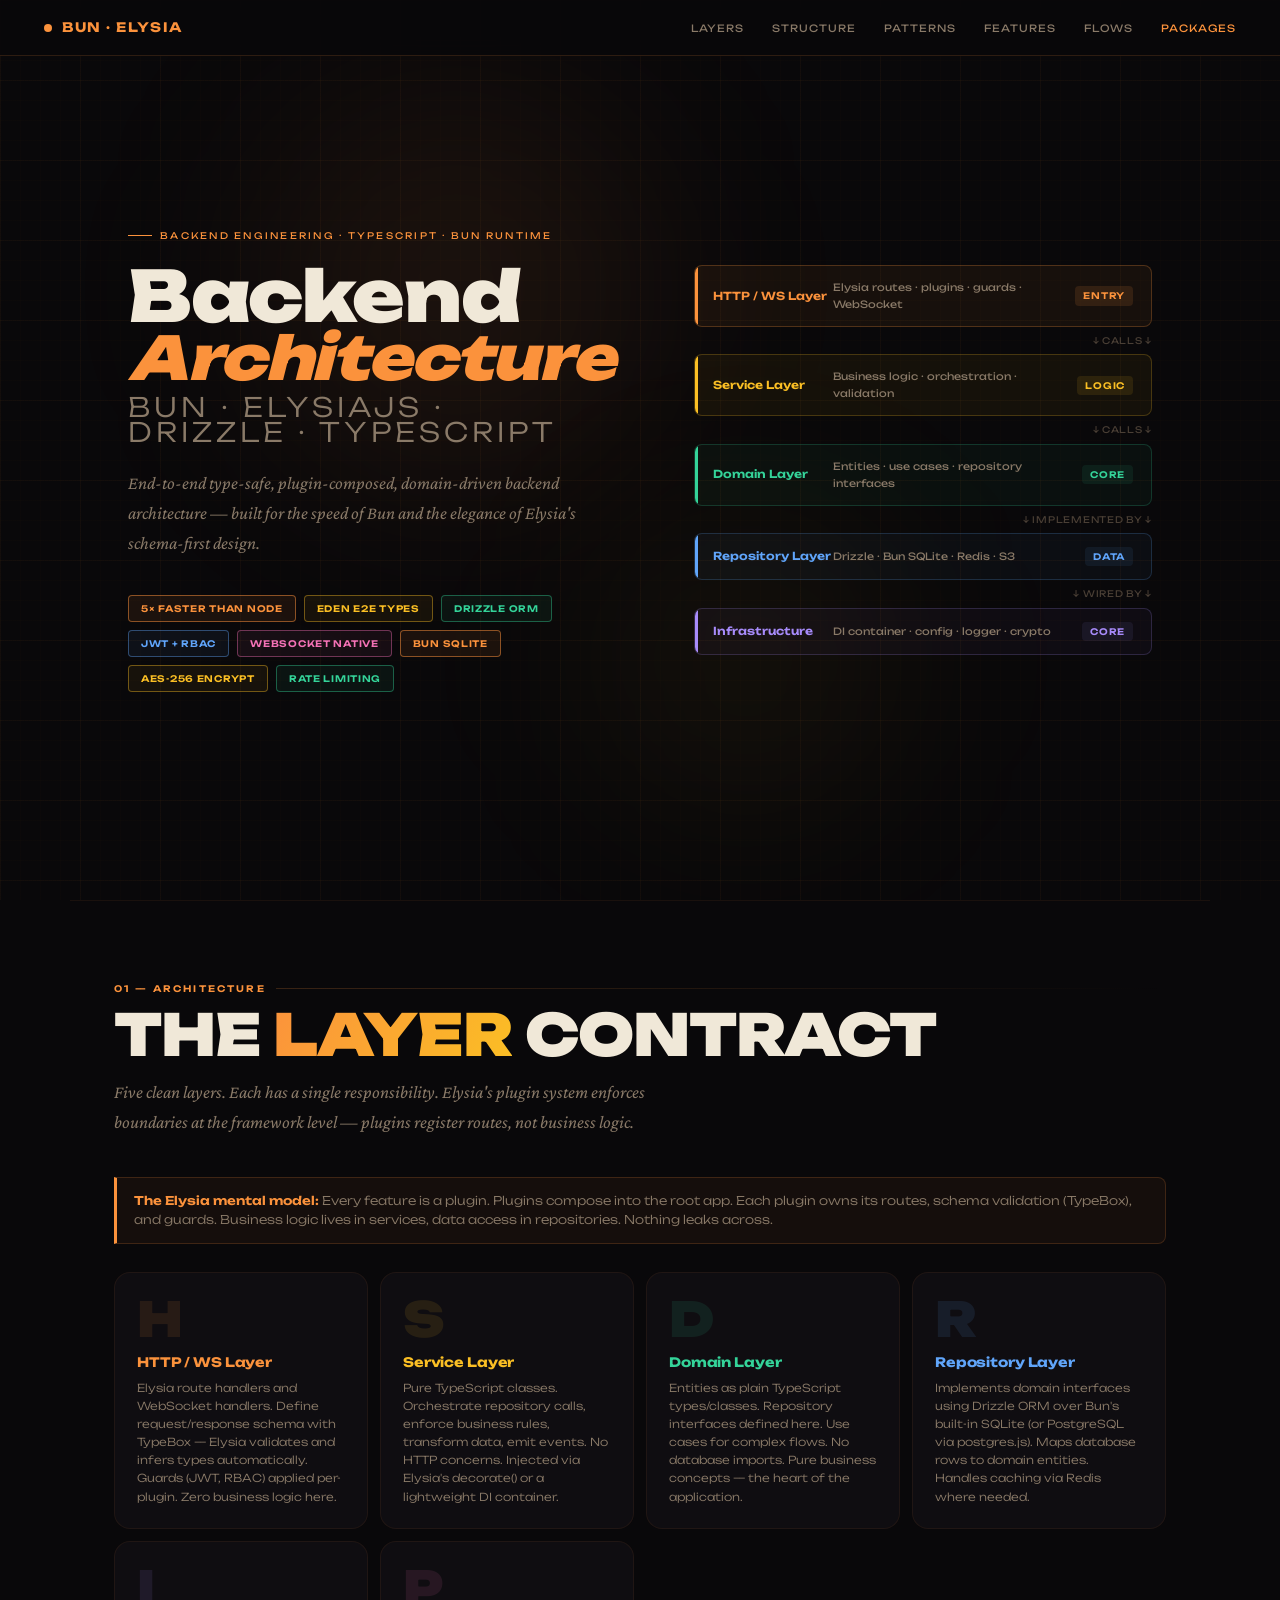
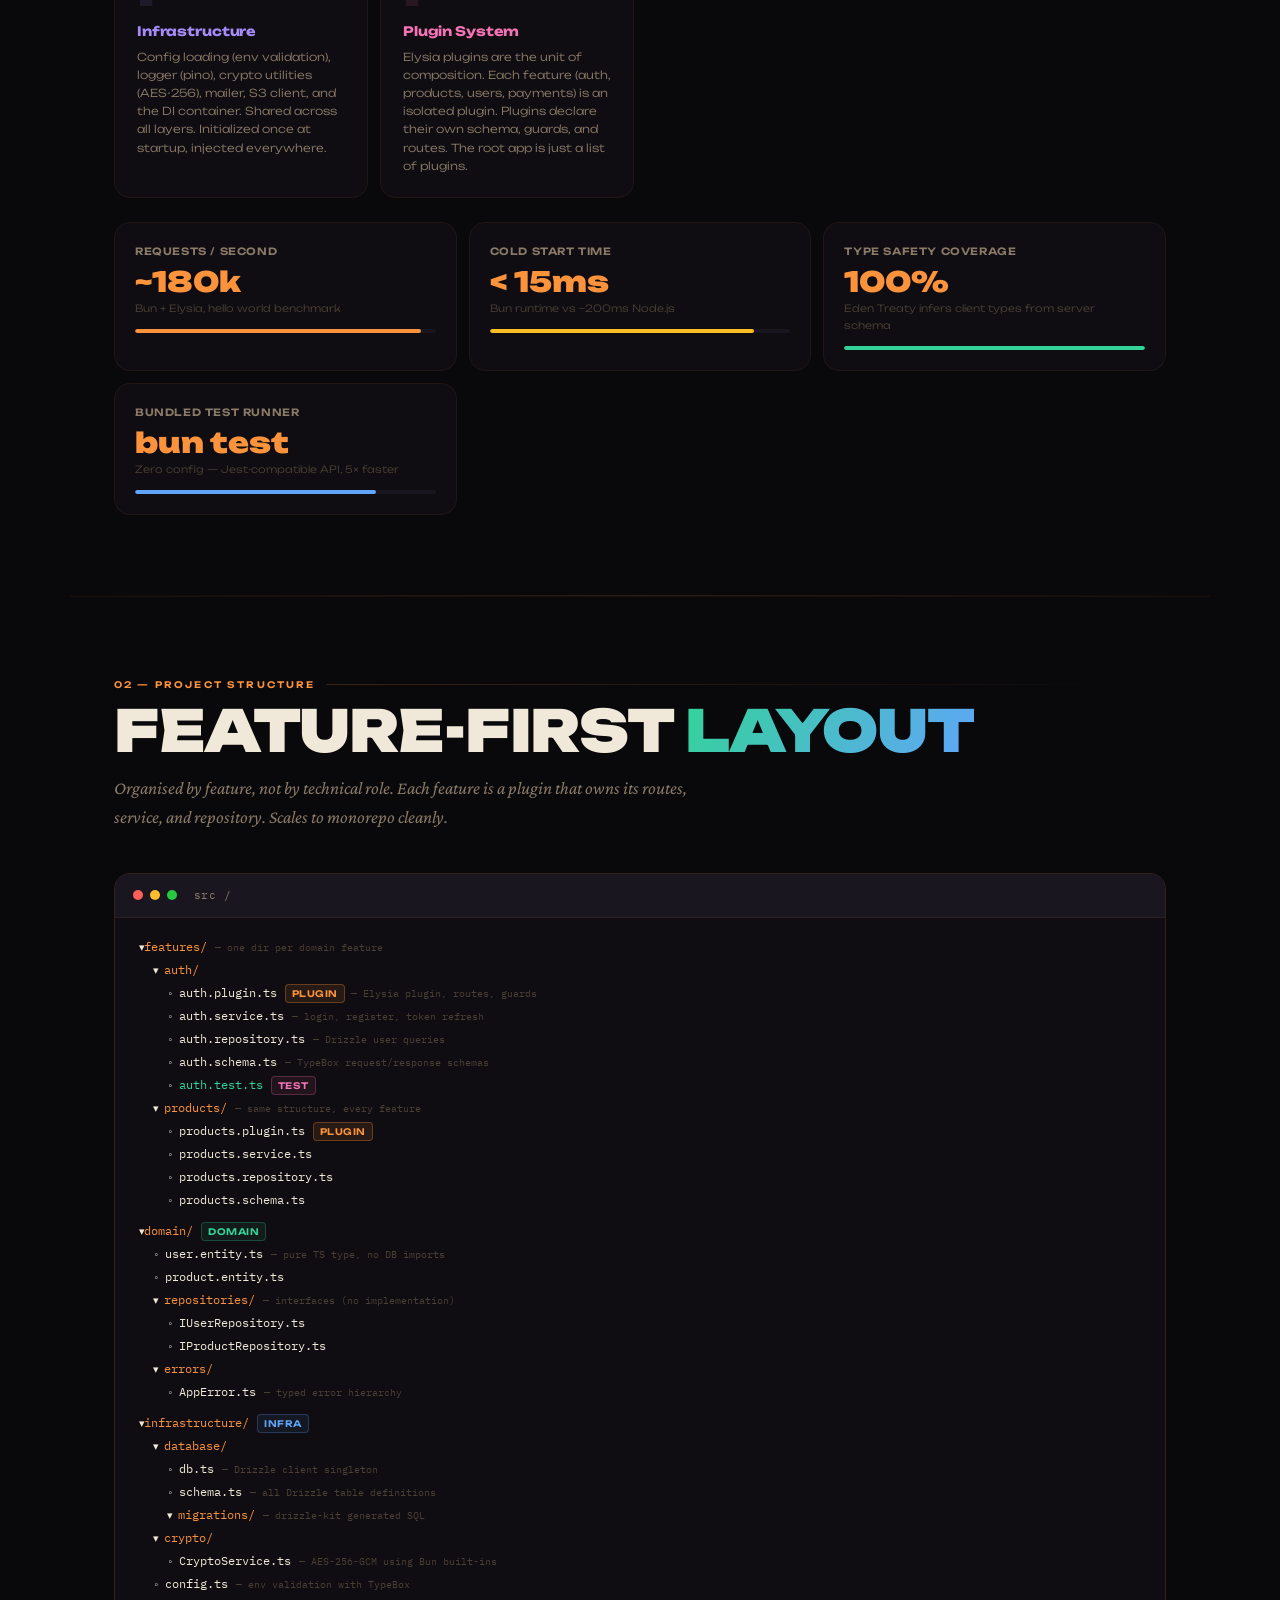
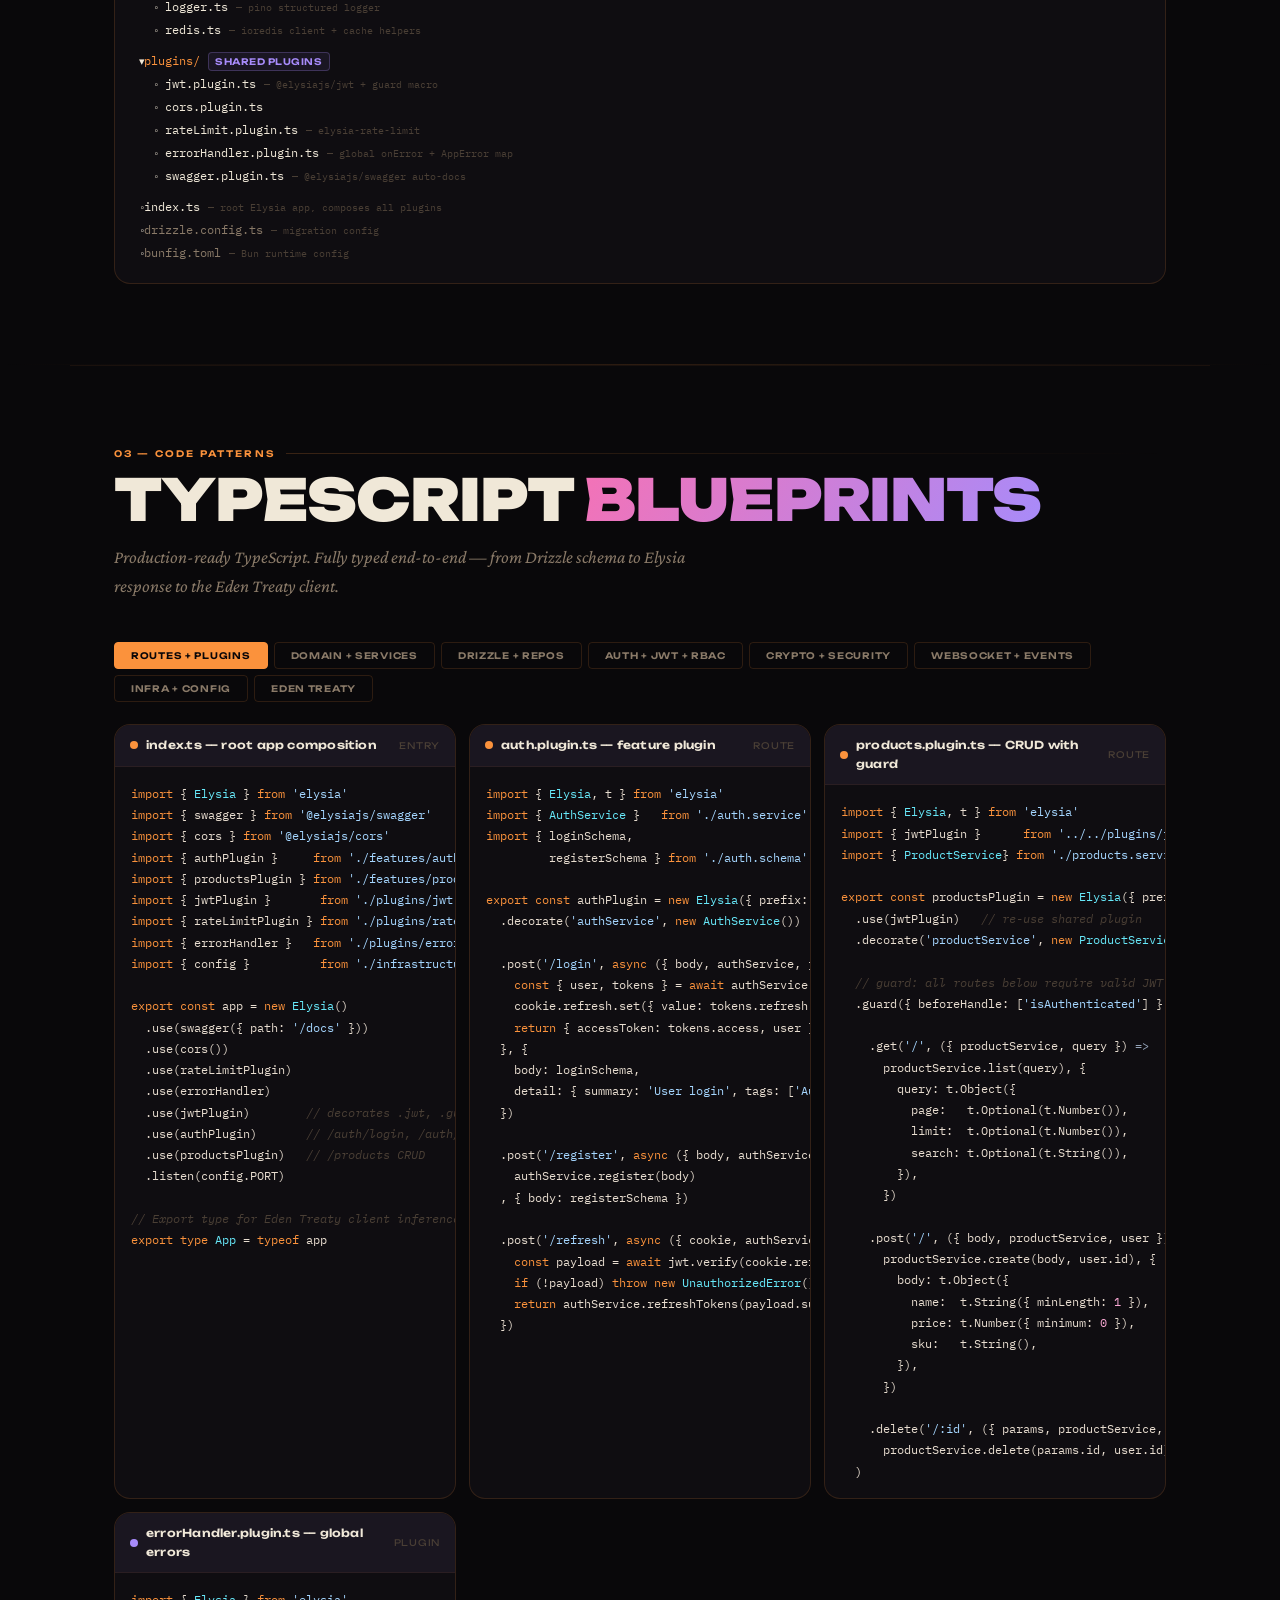
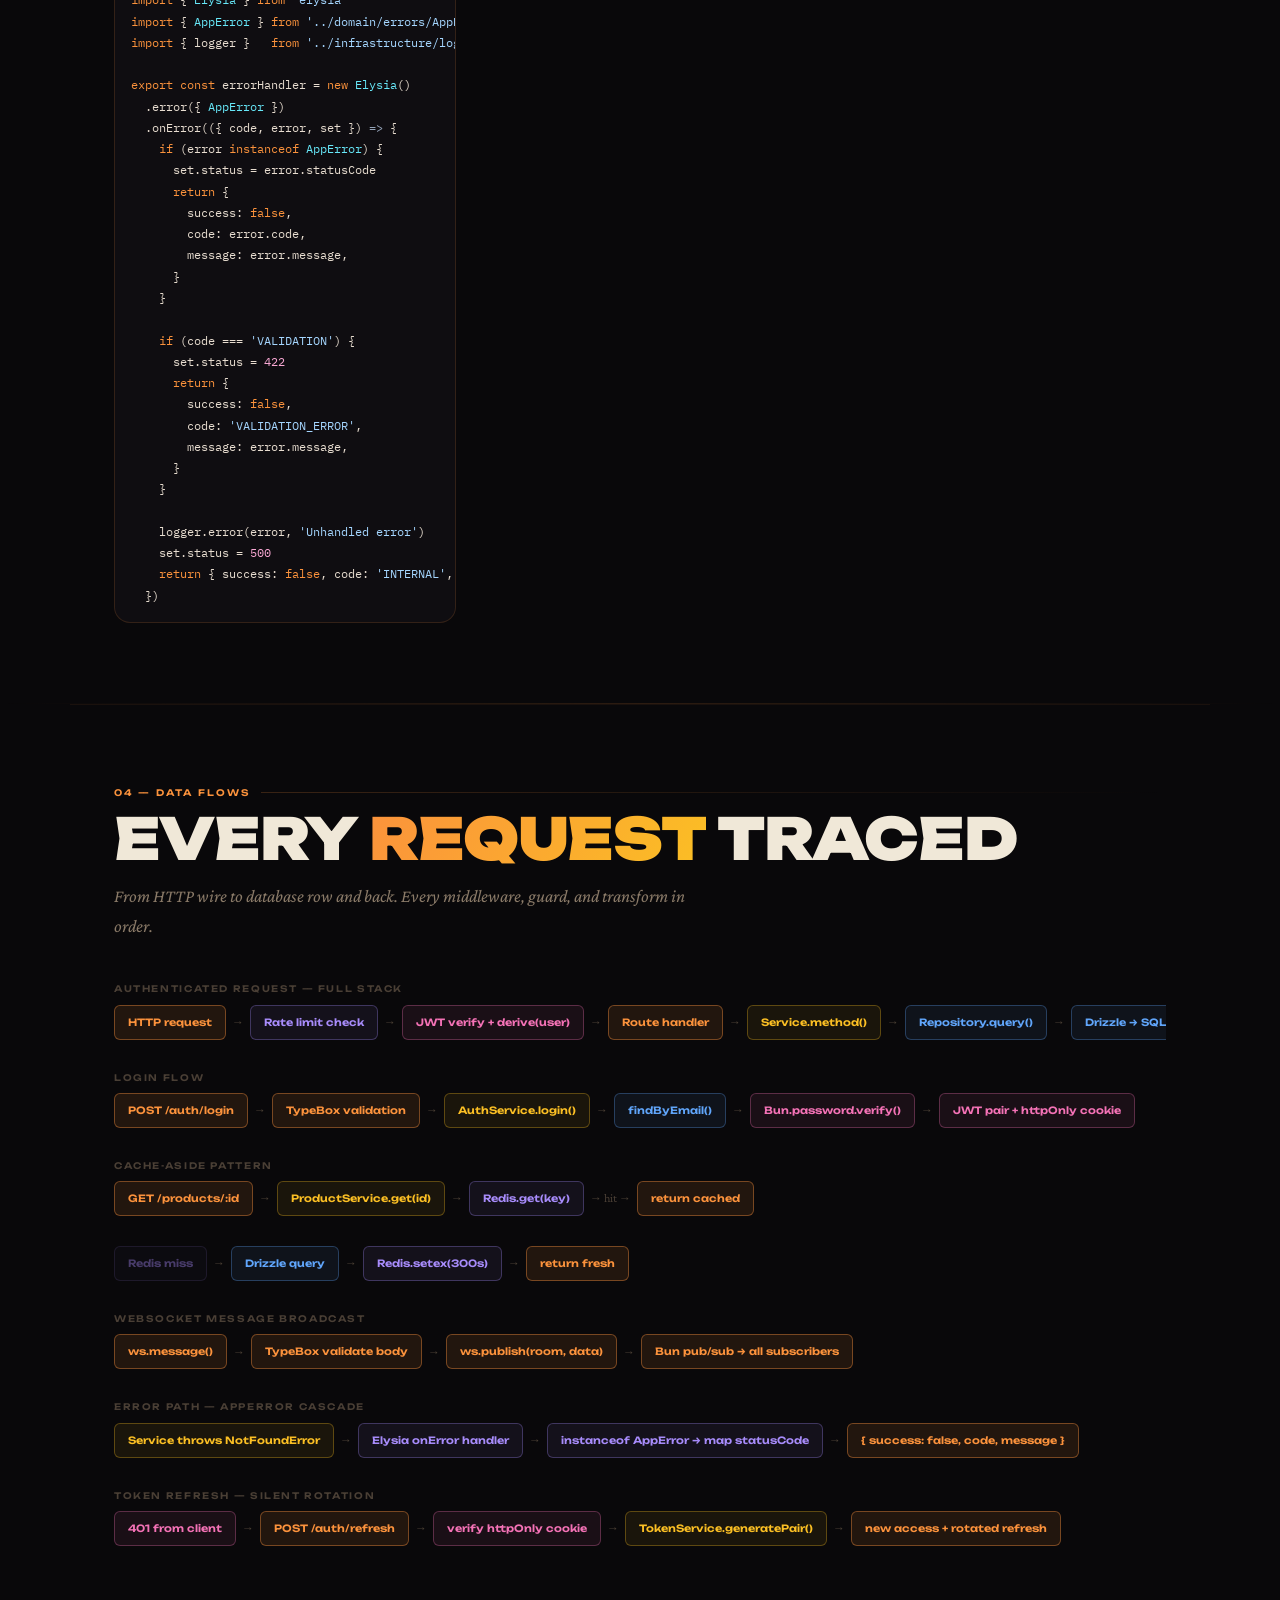
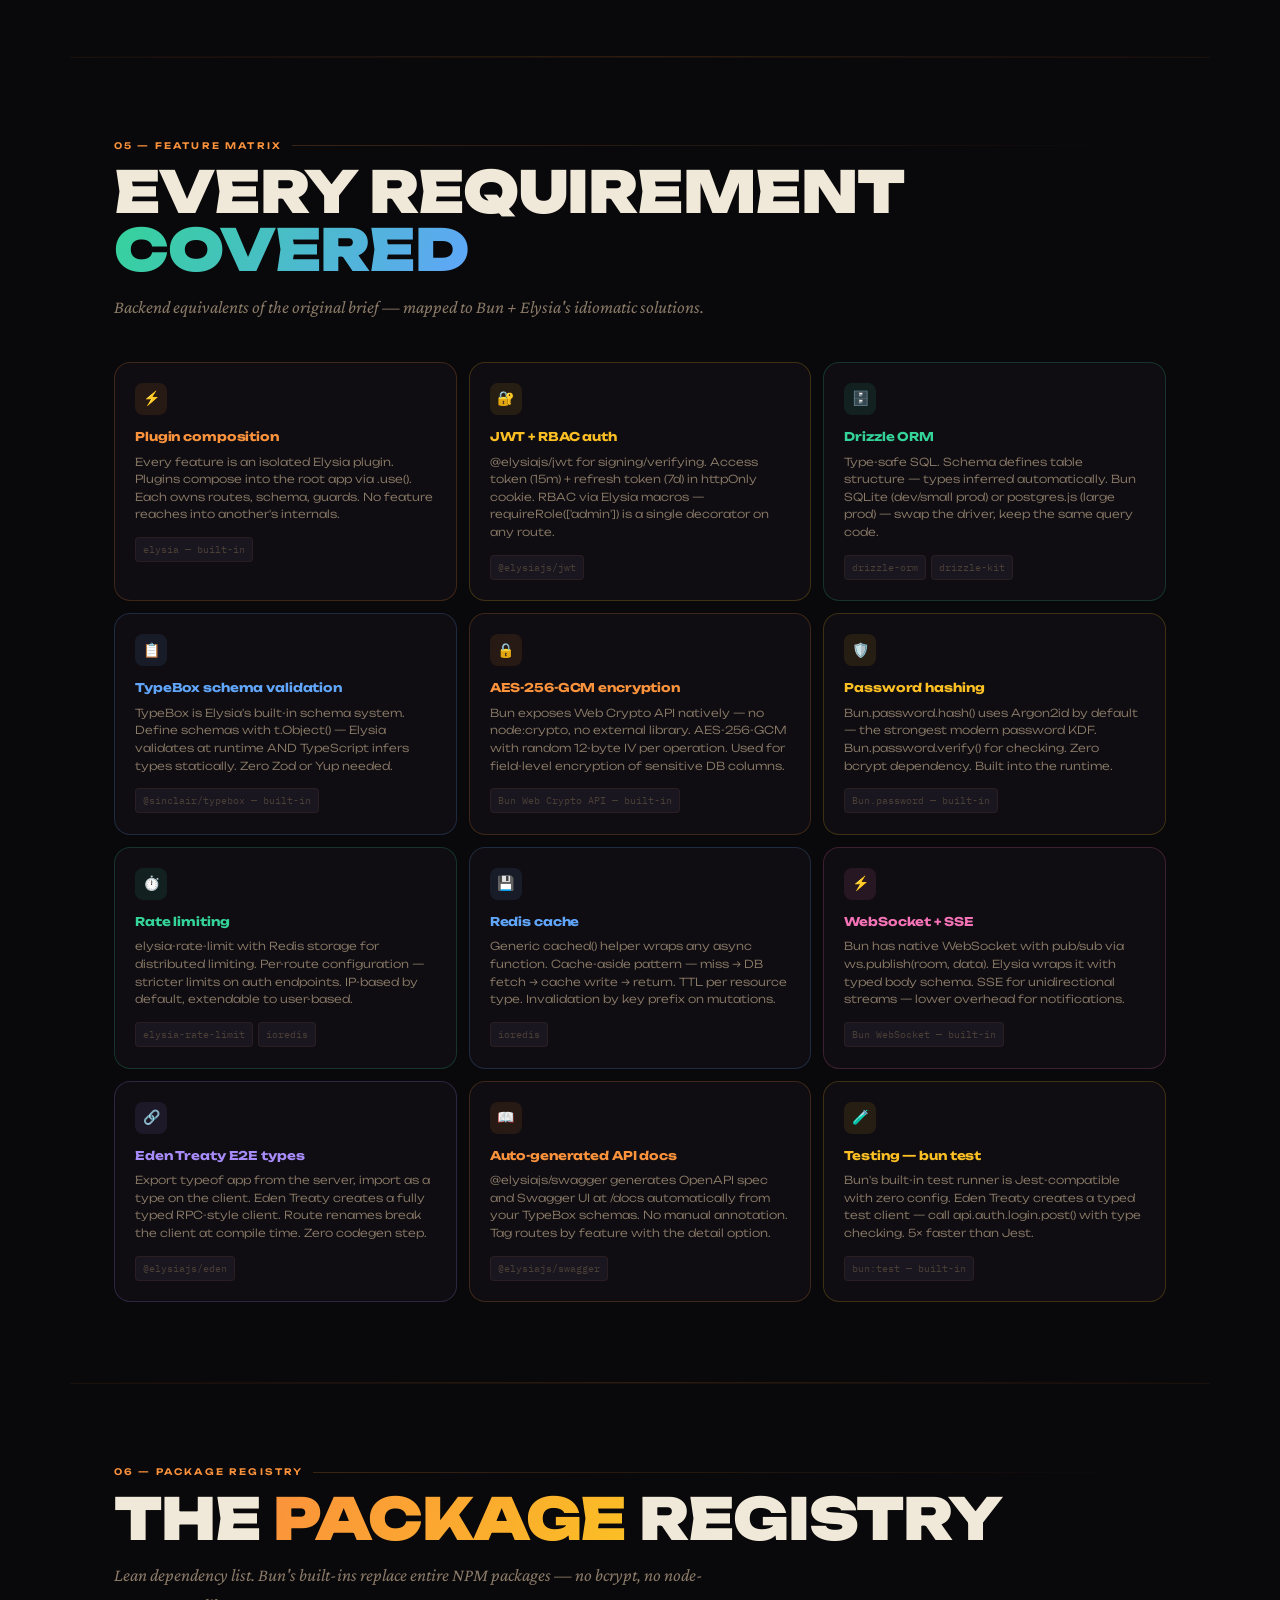
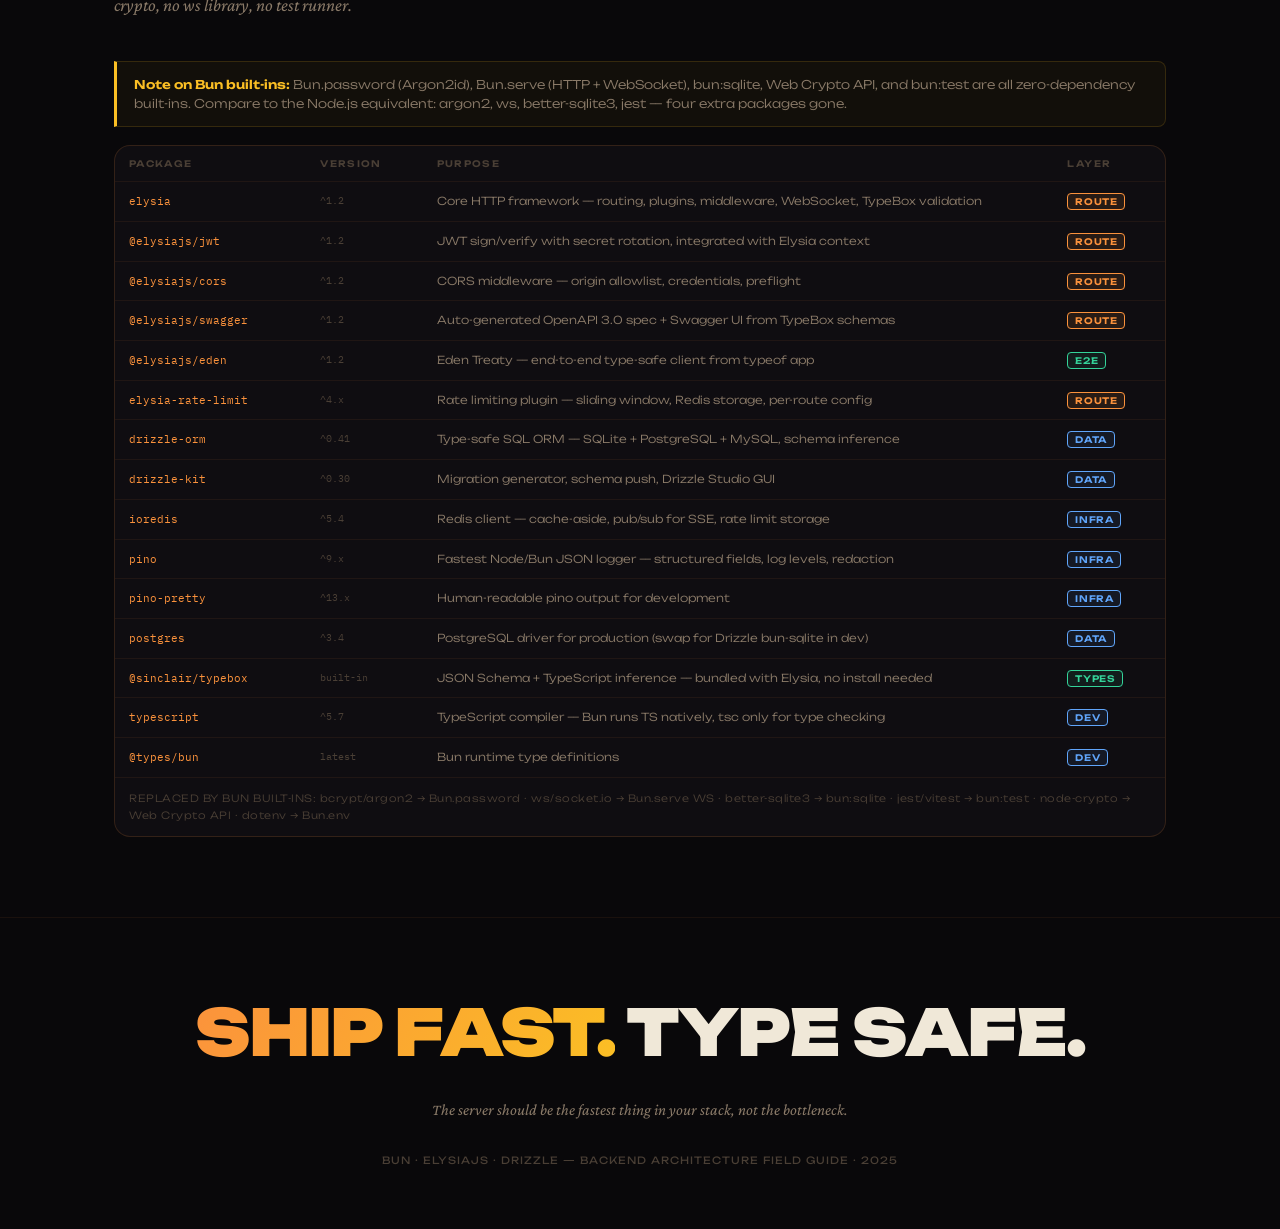
<file: articles/bun_elysia_architecture.html>
<!DOCTYPE html>
<html lang="en">
<head>
<meta charset="UTF-8"/>
<meta name="viewport" content="width=device-width, initial-scale=1.0"/>
<title>Bun + Elysia — Backend Architecture Field Guide</title>
<link rel="preconnect" href="https://fonts.googleapis.com"/>
<link rel="preconnect" href="https://fonts.gstatic.com" crossorigin/>
<link href="https://fonts.googleapis.com/css2?family=IBM+Plex+Mono:ital,wght@0,300;0,400;0,500;0,600;1,300;1,400&family=Unbounded:wght@300;400;600;700;900&family=Crimson+Pro:ital,wght@0,300;0,400;1,300;1,400&display=swap" rel="stylesheet"/>
<style>
:root {
  --bg:      #09080a;
  --bg2:     #0f0d11;
  --bg3:     #141117;
  --surf:    #1a1620;
  --surf2:   #201c28;
  --border:  rgba(251,146,60,0.07);
  --border2: rgba(251,146,60,0.15);
  --a1: #fb923c;   /* amber/orange — Bun's color */
  --a2: #fbbf24;   /* yellow */
  --a3: #34d399;   /* emerald */
  --a4: #60a5fa;   /* blue */
  --a5: #f472b6;   /* pink */
  --a6: #a78bfa;   /* violet */
  --text:  #f0e8d8;
  --text2: #8a7a68;
  --text3: #4a3f35;
  --fh: 'Unbounded', sans-serif;
  --fb: 'Crimson Pro', serif;
  --fc: 'IBM Plex Mono', monospace;
  --r: 8px;
  --rl: 16px;
}
*,*::before,*::after{box-sizing:border-box;margin:0;padding:0}
html{scroll-behavior:smooth}
body{
  background:var(--bg);
  color:var(--text);
  font-family:var(--fb);
  font-size:17px;
  line-height:1.7;
  overflow-x:hidden;
}
::-webkit-scrollbar{width:3px}
::-webkit-scrollbar-track{background:var(--bg)}
::-webkit-scrollbar-thumb{background:var(--a1);border-radius:2px}

/* TOPOLOGY BACKGROUND — circuit board feel */
body::before{
  content:'';
  position:fixed;
  inset:0;
  background-image:
    linear-gradient(rgba(251,146,60,0.03) 1px,transparent 1px),
    linear-gradient(90deg,rgba(251,146,60,0.03) 1px,transparent 1px),
    linear-gradient(rgba(251,146,60,0.015) 1px,transparent 1px),
    linear-gradient(90deg,rgba(251,146,60,0.015) 1px,transparent 1px);
  background-size:80px 80px,80px 80px,20px 20px,20px 20px;
  pointer-events:none;
  z-index:0;
}

/* NAV */
nav{
  position:fixed;top:0;left:0;right:0;z-index:200;
  background:rgba(9,8,10,0.92);
  backdrop-filter:blur(20px);
  -webkit-backdrop-filter:blur(20px);
  border-bottom:1px solid var(--border2);
  height:56px;
  display:flex;align-items:center;justify-content:space-between;
  padding:0 44px;
}
.nav-logo{
  font-family:var(--fh);
  font-size:13px;font-weight:700;
  letter-spacing:0.12em;color:var(--a1);
  text-transform:uppercase;
  display:flex;align-items:center;gap:10px;
}
.nav-logo-dot{
  width:8px;height:8px;border-radius:50%;
  background:var(--a1);
  animation:pulse 2s ease-in-out infinite;
}
@keyframes pulse{0%,100%{opacity:1;transform:scale(1)}50%{opacity:.4;transform:scale(0.7)}}
.nav-links{display:flex;gap:28px;list-style:none}
.nav-links a{
  font-family:var(--fh);font-size:10px;font-weight:400;
  color:var(--text2);text-decoration:none;
  letter-spacing:0.1em;text-transform:uppercase;
  transition:color .15s;
}
.nav-links a:hover{color:var(--a1)}

/* HERO */
.hero{
  position:relative;
  min-height:100vh;
  display:grid;
  grid-template-columns:1fr 1fr;
  align-items:center;
  gap:0;
  padding:80px 0 60px;
  overflow:hidden;
  z-index:1;
}
.hero-left{padding:0 40px 0 10vw}
.hero-right{padding:0 10vw 0 40px;display:flex;flex-direction:column;gap:4px}

/* glowing blobs */
.glow{position:absolute;border-radius:50%;filter:blur(100px);pointer-events:none}
.g1{width:400px;height:400px;background:rgba(251,146,60,0.08);top:10%;left:20%;animation:gw1 14s ease-in-out infinite}
.g2{width:300px;height:300px;background:rgba(251,191,36,0.05);bottom:10%;right:30%;animation:gw2 18s ease-in-out infinite}
@keyframes gw1{0%,100%{transform:translate(0,0)}50%{transform:translate(40px,-50px)}}
@keyframes gw2{0%,100%{transform:translate(0,0)}50%{transform:translate(-30px,40px)}}

.hero-eyebrow{
  font-family:var(--fh);font-size:9px;font-weight:400;
  letter-spacing:0.25em;text-transform:uppercase;
  color:var(--a1);margin-bottom:20px;
  display:flex;align-items:center;gap:8px;
  opacity:0;animation:fadeIn .6s .1s forwards;
}
.hero-eyebrow::before{content:'';width:24px;height:1px;background:var(--a1)}

.hero-title{
  font-family:var(--fh);
  font-size:clamp(40px,5.5vw,80px);
  font-weight:900;
  line-height:0.95;
  letter-spacing:-0.02em;
  margin-bottom:24px;
  opacity:0;animation:fadeIn .7s .25s forwards;
}
.ht1{display:block;color:var(--text)}
.ht2{
  display:block;
  color:var(--a1);
  font-style:italic;
  font-size:0.85em;
}
.ht3{display:block;color:var(--text2);font-size:0.38em;font-weight:300;letter-spacing:0.15em;margin-top:8px;text-transform:uppercase}

.hero-desc{
  font-family:var(--fb);
  font-style:italic;
  font-size:18px;color:var(--text2);
  max-width:480px;line-height:1.65;
  margin-bottom:36px;
  opacity:0;animation:fadeIn .7s .4s forwards;
}

.speed-badges{
  display:flex;flex-wrap:wrap;gap:8px;
  opacity:0;animation:fadeIn .7s .55s forwards;
}
.sb{
  font-family:var(--fh);font-size:9px;font-weight:600;
  padding:5px 12px;border-radius:4px;
  letter-spacing:0.08em;text-transform:uppercase;
  border:1px solid;white-space:nowrap;
}
.sb1{border-color:rgba(251,146,60,0.5);color:var(--a1);background:rgba(251,146,60,0.08)}
.sb2{border-color:rgba(251,191,36,0.4);color:var(--a2);background:rgba(251,191,36,0.06)}
.sb3{border-color:rgba(52,211,153,0.4);color:var(--a3);background:rgba(52,211,153,0.06)}
.sb4{border-color:rgba(96,165,250,0.4);color:var(--a4);background:rgba(96,165,250,0.06)}
.sb5{border-color:rgba(244,114,182,0.4);color:var(--a5);background:rgba(244,114,182,0.06)}

/* LAYER STACK right column */
.stack-item{
  display:flex;align-items:center;
  padding:13px 18px;
  border-radius:var(--r);
  border:1px solid;
  transition:transform .2s,border-color .2s;
  opacity:0;animation:slideLeft .6s forwards;
  cursor:default;position:relative;overflow:hidden;
}
.stack-item::before{content:'';position:absolute;left:0;top:0;bottom:0;width:3px;border-radius:3px 0 0 3px}
.stack-item:hover{transform:translateX(-6px)}

.si1{background:rgba(251,146,60,0.06);border-color:rgba(251,146,60,0.25);animation-delay:.3s}
.si1::before{background:var(--a1)}
.si2{background:rgba(251,191,36,0.05);border-color:rgba(251,191,36,0.22);animation-delay:.4s}
.si2::before{background:var(--a2)}
.si3{background:rgba(52,211,153,0.04);border-color:rgba(52,211,153,0.2);animation-delay:.5s}
.si3::before{background:var(--a3)}
.si4{background:rgba(96,165,250,0.04);border-color:rgba(96,165,250,0.2);animation-delay:.6s}
.si4::before{background:var(--a4)}
.si5{background:rgba(167,139,250,0.04);border-color:rgba(167,139,250,0.2);animation-delay:.7s}
.si5::before{background:var(--a6)}

.si-name{font-family:var(--fh);font-size:11px;font-weight:600;flex:0 0 120px}
.si-desc{font-family:var(--fh);font-size:10px;color:var(--text2)}
.si-badge{
  margin-left:auto;font-family:var(--fh);
  font-size:9px;font-weight:600;letter-spacing:0.08em;text-transform:uppercase;
  padding:2px 8px;border-radius:4px;white-space:nowrap;
}
.dep-note{
  font-family:var(--fh);font-size:9px;color:var(--text3);
  text-align:right;letter-spacing:0.08em;text-transform:uppercase;
  padding:2px 0;opacity:0;animation:fadeIn .5s .75s forwards;
}

@keyframes fadeIn{from{opacity:0;transform:translateY(16px)}to{opacity:1;transform:translateY(0)}}
@keyframes slideLeft{from{opacity:0;transform:translateX(30px)}to{opacity:1;transform:translateX(0)}}

/* MAIN */
main{position:relative;z-index:1}

.section{
  max-width:1140px;margin:0 auto;
  padding:80px 44px;
  border-top:1px solid var(--border);
}

.sec-label{
  font-family:var(--fh);font-size:9px;font-weight:600;
  letter-spacing:0.24em;text-transform:uppercase;color:var(--a1);
  margin-bottom:10px;display:flex;align-items:center;gap:10px;
}
.sec-label::after{content:'';flex:1;height:1px;background:linear-gradient(90deg,var(--a1),transparent);opacity:.2}

.sec-title{
  font-family:var(--fh);
  font-size:clamp(32px,4.5vw,60px);
  font-weight:900;letter-spacing:-0.02em;line-height:1;
  margin-bottom:14px;
}
.sec-intro{
  font-family:var(--fb);font-style:italic;
  font-size:18px;color:var(--text2);
  max-width:600px;line-height:1.65;margin-bottom:40px;
}

/* FILE TREE */
.tree-wrap{
  background:var(--bg2);border:1px solid var(--border2);
  border-radius:var(--rl);overflow:hidden;
}
.tree-header{
  background:var(--surf);padding:12px 18px;
  display:flex;align-items:center;gap:7px;border-bottom:1px solid var(--border);
}
.td{width:10px;height:10px;border-radius:50%}
.td:nth-child(1){background:#ff5f57}.td:nth-child(2){background:#ffbd2e}.td:nth-child(3){background:#28c840}
.tree-path{font-family:var(--fc);font-size:11px;color:var(--text2);margin-left:10px;letter-spacing:.04em}
.tree-body{padding:18px 20px;overflow-x:auto}

.fr{display:flex;align-items:center;height:23px;border-radius:5px;padding:0 4px;transition:background .12s;cursor:default}
.fr:hover{background:rgba(251,146,60,0.05)}
.fi{font-family:var(--fc);font-size:11px;margin-right:5px;flex-shrink:0}
.fl{font-family:var(--fc);font-size:11.5px}
.fl.d{color:#fb923c}
.fl.ts{color:#f0e8d8}
.fl.cfg{color:var(--text2)}
.fl.spec{color:var(--a3)}
.atag{
  margin-left:8px;font-size:9px;padding:1px 6px;border-radius:4px;
  font-weight:600;font-family:var(--fh);letter-spacing:.06em;text-transform:uppercase;
  border:1px solid;white-space:nowrap;
}
.t-route{background:rgba(251,146,60,0.1);color:var(--a1);border-color:rgba(251,146,60,0.3)}
.t-domain{background:rgba(52,211,153,0.08);color:var(--a3);border-color:rgba(52,211,153,0.25)}
.t-infra{background:rgba(96,165,250,0.08);color:var(--a4);border-color:rgba(96,165,250,0.25)}
.t-plugin{background:rgba(167,139,250,0.08);color:var(--a6);border-color:rgba(167,139,250,0.25)}
.t-test{background:rgba(244,114,182,0.08);color:var(--a5);border-color:rgba(244,114,182,0.25)}

/* CODE CARDS */
.code-grid{display:grid;grid-template-columns:repeat(auto-fit,minmax(340px,1fr));gap:13px}
.cc{
  background:var(--bg2);border:1px solid var(--border2);
  border-radius:var(--rl);overflow:hidden;
  transition:border-color .2s,transform .2s;position:relative;
}
.cc::before{
  content:'';position:absolute;top:0;left:0;right:0;
  height:2px;opacity:0;transition:opacity .2s;
}
.cc:hover{border-color:rgba(251,146,60,0.3);transform:translateY(-2px)}
.cc:hover::before{opacity:1}
.cc-r::before{background:linear-gradient(90deg,var(--a1),transparent)}
.cc-d::before{background:linear-gradient(90deg,var(--a3),transparent)}
.cc-i::before{background:linear-gradient(90deg,var(--a4),transparent)}
.cc-p::before{background:linear-gradient(90deg,var(--a6),transparent)}
.cc-s::before{background:linear-gradient(90deg,var(--a5),transparent)}

.cc-head{
  background:var(--surf);padding:11px 15px;
  display:flex;align-items:center;gap:8px;border-bottom:1px solid var(--border);
}
.cd{width:8px;height:8px;border-radius:50%;flex-shrink:0}
.ct{font-family:var(--fh);font-size:11px;font-weight:600;color:var(--text);letter-spacing:.02em}
.cs{font-family:var(--fh);font-size:9px;color:var(--text3);margin-left:auto;text-transform:uppercase;letter-spacing:.08em}

pre{
  padding:16px;font-family:var(--fc);font-size:11.5px;
  line-height:1.85;overflow-x:auto;color:#e8ddd0;white-space:pre;background:transparent;
}

/* TS SYNTAX */
.kw{color:#fb923c}
.cls{color:#67e8f9}
.fn{color:#d2a8ff}
.str{color:#a5d6ff}
.ann{color:#fbbf24}
.cmt{color:var(--text3);font-style:italic}
.typ{color:#6ee7b7}
.num{color:#f9a8d4}
.op{color:#94a3b8}
.dec{color:#fb923c;font-style:italic}

/* TABS */
.tab-nav{display:flex;gap:6px;flex-wrap:wrap;margin-bottom:22px}
.tb{
  font-family:var(--fh);font-size:9px;font-weight:600;
  padding:7px 16px;border-radius:4px;
  border:1px solid var(--border2);background:transparent;
  color:var(--text2);cursor:pointer;
  letter-spacing:.08em;text-transform:uppercase;transition:all .15s;
}
.tb:hover{background:var(--surf);color:var(--text)}
.tb.on{background:var(--a1);color:#0a0608;border-color:var(--a1)}
.tp{display:none}.tp.on{display:block}

/* FLOW */
.flow-section{margin-bottom:24px}
.flow-lbl{font-family:var(--fh);font-size:9px;font-weight:600;letter-spacing:.18em;text-transform:uppercase;color:var(--text3);margin-bottom:8px}
.flow-row{display:flex;align-items:center;overflow-x:auto;padding-bottom:6px;gap:0}
.fb{
  flex-shrink:0;padding:8px 13px;border-radius:6px;border:1px solid;
  font-family:var(--fh);font-size:10px;font-weight:600;
  text-align:center;white-space:nowrap;min-width:80px;
}
.fa{flex-shrink:0;color:var(--text3);padding:0 6px;font-size:12px}

.fb-r{background:rgba(251,146,60,0.1);border-color:rgba(251,146,60,0.4);color:var(--a1)}
.fb-d{background:rgba(52,211,153,0.07);border-color:rgba(52,211,153,0.35);color:var(--a3)}
.fb-i{background:rgba(96,165,250,0.07);border-color:rgba(96,165,250,0.3);color:var(--a4)}
.fb-p{background:rgba(167,139,250,0.07);border-color:rgba(167,139,250,0.3);color:var(--a6)}
.fb-s{background:rgba(244,114,182,0.07);border-color:rgba(244,114,182,0.3);color:var(--a5)}
.fb-y{background:rgba(251,191,36,0.07);border-color:rgba(251,191,36,0.3);color:var(--a2)}

/* FEATURE CARDS */
.feat-grid{display:grid;grid-template-columns:repeat(auto-fit,minmax(270px,1fr));gap:12px}
.fc{
  background:var(--bg2);border:1px solid var(--border);
  border-radius:var(--rl);padding:20px;transition:border-color .18s;
}
.fc:hover{border-color:var(--border2)}
.fc-icon{width:32px;height:32px;border-radius:8px;display:flex;align-items:center;justify-content:center;font-size:14px;margin-bottom:12px}
.fc-title{font-family:var(--fh);font-size:12px;font-weight:700;margin-bottom:6px;letter-spacing:-.01em}
.fc-desc{font-family:var(--fh);font-size:11px;color:var(--text2);line-height:1.6;margin-bottom:10px;font-weight:300}
.fc-dep{font-family:var(--fc);font-size:10px;color:var(--text3);background:var(--surf);border:1px solid var(--border);padding:3px 7px;border-radius:4px;display:inline-block;margin:2px 2px 0 0}

/* PRINCIPLES */
.prin-grid{display:grid;grid-template-columns:repeat(auto-fit,minmax(220px,1fr));gap:12px}
.pc{background:var(--bg2);border:1px solid var(--border);border-radius:var(--rl);padding:22px;transition:border-color .18s}
.pc:hover{border-color:var(--border2)}
.pc-letter{font-family:var(--fh);font-size:48px;font-weight:900;line-height:1;margin-bottom:8px;opacity:.1}
.pc-title{font-family:var(--fh);font-size:13px;font-weight:700;margin-bottom:6px;letter-spacing:-.01em}
.pc-desc{font-family:var(--fh);font-size:11px;color:var(--text2);line-height:1.65;font-weight:300}

/* PACKAGES TABLE */
.pkg-wrap{background:var(--bg2);border:1px solid var(--border2);border-radius:var(--rl);overflow:hidden;overflow-x:auto}
table{width:100%;border-collapse:collapse}
th{text-align:left;padding:10px 14px;font-family:var(--fh);font-size:9px;font-weight:600;letter-spacing:.15em;text-transform:uppercase;color:var(--text3);border-bottom:1px solid var(--border)}
td{padding:10px 14px;border-bottom:1px solid var(--border);font-family:var(--fh);font-size:11px;vertical-align:top}
tr:last-child td{border-bottom:none}
tr:hover td{background:rgba(251,146,60,0.02)}
.pn{font-family:var(--fc);font-size:11px;color:var(--a1)}
.pv{font-family:var(--fc);font-size:10px;color:var(--text3)}
.pd{color:var(--text2);font-size:11px;font-weight:300}
.lp{font-size:9px;padding:2px 7px;border-radius:4px;font-weight:600;font-family:var(--fh);letter-spacing:.06em;text-transform:uppercase;white-space:nowrap;border:1px solid}

/* CALLOUTS */
.note{background:rgba(251,146,60,0.05);border:1px solid rgba(251,146,60,0.18);border-left:3px solid var(--a1);border-radius:0 8px 8px 0;padding:13px 17px;font-family:var(--fh);font-size:12px;color:var(--text2);margin:18px 0;line-height:1.6;font-weight:300}
.note strong{color:var(--a1);font-weight:600}
.warn{background:rgba(251,191,36,0.04);border:1px solid rgba(251,191,36,0.15);border-left:3px solid var(--a2);border-radius:0 8px 8px 0;padding:13px 17px;font-family:var(--fh);font-size:12px;color:var(--text2);margin:18px 0;line-height:1.6;font-weight:300}
.warn strong{color:var(--a2);font-weight:600}

/* DIVIDER */
.dvdr{height:1px;background:linear-gradient(90deg,transparent,var(--border2),transparent)}

/* SCROLL REVEAL */
.reveal{opacity:0;transform:translateY(24px);transition:opacity .6s ease,transform .6s ease}
.reveal.vis{opacity:1;transform:translateY(0)}

/* GRAD TEXT */
.gt1{background:linear-gradient(120deg,var(--a1),var(--a2));-webkit-background-clip:text;-webkit-text-fill-color:transparent;background-clip:text}
.gt2{background:linear-gradient(120deg,var(--a3),var(--a4));-webkit-background-clip:text;-webkit-text-fill-color:transparent;background-clip:text}
.gt3{background:linear-gradient(120deg,var(--a5),var(--a6));-webkit-background-clip:text;-webkit-text-fill-color:transparent;background-clip:text}

/* PERF BARS */
.perf-grid{display:grid;grid-template-columns:repeat(auto-fit,minmax(260px,1fr));gap:12px;margin-top:24px}
.perf-card{background:var(--bg2);border:1px solid var(--border);border-radius:var(--rl);padding:20px}
.perf-label{font-family:var(--fh);font-size:10px;font-weight:600;color:var(--text2);letter-spacing:.06em;text-transform:uppercase;margin-bottom:8px}
.perf-value{font-family:var(--fh);font-size:28px;font-weight:900;color:var(--a1);line-height:1;margin-bottom:4px}
.perf-sub{font-family:var(--fh);font-size:10px;color:var(--text3);font-weight:300}
.bar-wrap{margin-top:12px;height:4px;background:var(--surf);border-radius:2px;overflow:hidden}
.bar-fill{height:100%;border-radius:2px;transition:width 1.2s cubic-bezier(.2,.8,.3,1)}

/* FOOTER */
footer{position:relative;z-index:1;text-align:center;padding:60px 44px;border-top:1px solid var(--border)}
.ft-title{font-family:var(--fh);font-size:clamp(32px,5vw,64px);font-weight:900;letter-spacing:-.03em;margin-bottom:10px}
.ft-sub{font-family:var(--fb);font-style:italic;color:var(--text2);font-size:16px;margin-bottom:28px}
.ft-copy{font-family:var(--fh);font-size:10px;color:var(--text3);letter-spacing:.1em;text-transform:uppercase}

@media(max-width:800px){
  nav{padding:0 16px}
  .nav-links{display:none}
  .hero{grid-template-columns:1fr;padding:100px 20px 50px}
  .hero-right{padding:20px}
  .section{padding:56px 20px}
  .code-grid{grid-template-columns:1fr}
}
</style>
</head>
<body>

<nav>
  <div class="nav-logo">
    <span class="nav-logo-dot"></span>
    Bun · Elysia
  </div>
  <ul class="nav-links">
    <li><a href="#layers">Layers</a></li>
    <li><a href="#structure">Structure</a></li>
    <li><a href="#patterns">Patterns</a></li>
    <li><a href="#features">Features</a></li>
    <li><a href="#flows">Flows</a></li>
    <li><a href="#packages">Packages</a></li>
  </ul>
</nav>

<!-- HERO -->
<section class="hero">
  <div class="glow g1"></div>
  <div class="glow g2"></div>

  <div class="hero-left">
    <p class="hero-eyebrow">Backend Engineering · TypeScript · Bun runtime</p>
    <h1 class="hero-title">
      <span class="ht1">Backend</span>
      <span class="ht2">Architecture</span>
      <span class="ht3">Bun · ElysiaJS · Drizzle · TypeScript</span>
    </h1>
    <p class="hero-desc">End-to-end type-safe, plugin-composed, domain-driven backend architecture — built for the speed of Bun and the elegance of Elysia's schema-first design.</p>
    <div class="speed-badges">
      <span class="sb sb1">5× faster than Node</span>
      <span class="sb sb2">Eden E2E types</span>
      <span class="sb sb3">Drizzle ORM</span>
      <span class="sb sb4">JWT + RBAC</span>
      <span class="sb sb5">WebSocket native</span>
      <span class="sb sb1">Bun SQLite</span>
      <span class="sb sb2">AES-256 encrypt</span>
      <span class="sb sb3">Rate limiting</span>
    </div>
  </div>

  <div class="hero-right">
    <div class="stack-item si1">
      <span class="si-name" style="color:var(--a1)">HTTP / WS Layer</span>
      <span class="si-desc">Elysia routes · plugins · guards · WebSocket</span>
      <span class="si-badge" style="background:rgba(251,146,60,0.12);color:var(--a1)">Entry</span>
    </div>
    <div class="dep-note">↓ calls ↓</div>
    <div class="stack-item si2">
      <span class="si-name" style="color:var(--a2)">Service Layer</span>
      <span class="si-desc">Business logic · orchestration · validation</span>
      <span class="si-badge" style="background:rgba(251,191,36,0.1);color:var(--a2)">Logic</span>
    </div>
    <div class="dep-note">↓ calls ↓</div>
    <div class="stack-item si3">
      <span class="si-name" style="color:var(--a3)">Domain Layer</span>
      <span class="si-desc">Entities · use cases · repository interfaces</span>
      <span class="si-badge" style="background:rgba(52,211,153,0.08);color:var(--a3)">Core</span>
    </div>
    <div class="dep-note">↓ implemented by ↓</div>
    <div class="stack-item si4">
      <span class="si-name" style="color:var(--a4)">Repository Layer</span>
      <span class="si-desc">Drizzle · Bun SQLite · Redis · S3</span>
      <span class="si-badge" style="background:rgba(96,165,250,0.08);color:var(--a4)">Data</span>
    </div>
    <div class="dep-note">↓ wired by ↓</div>
    <div class="stack-item si5">
      <span class="si-name" style="color:var(--a6)">Infrastructure</span>
      <span class="si-desc">DI container · config · logger · crypto</span>
      <span class="si-badge" style="background:rgba(167,139,250,0.08);color:var(--a6)">Core</span>
    </div>
  </div>
</section>

<main>

<!-- LAYERS -->
<section class="section reveal" id="layers">
  <p class="sec-label">01 — Architecture</p>
  <h2 class="sec-title">THE <span class="gt1">LAYER</span> CONTRACT</h2>
  <p class="sec-intro">Five clean layers. Each has a single responsibility. Elysia's plugin system enforces boundaries at the framework level — plugins register routes, not business logic.</p>

  <div class="note">
    <strong>The Elysia mental model:</strong> Every feature is a plugin. Plugins compose into the root app. Each plugin owns its routes, schema validation (TypeBox), and guards. Business logic lives in services, data access in repositories. Nothing leaks across.
  </div>

  <div class="prin-grid reveal" style="margin-top:28px">
    <div class="pc">
      <div class="pc-letter" style="color:var(--a1)">H</div>
      <div class="pc-title" style="color:var(--a1)">HTTP / WS Layer</div>
      <div class="pc-desc">Elysia route handlers and WebSocket handlers. Define request/response schema with TypeBox — Elysia validates and infers types automatically. Guards (JWT, RBAC) applied per-plugin. Zero business logic here.</div>
    </div>
    <div class="pc">
      <div class="pc-letter" style="color:var(--a2)">S</div>
      <div class="pc-title" style="color:var(--a2)">Service Layer</div>
      <div class="pc-desc">Pure TypeScript classes. Orchestrate repository calls, enforce business rules, transform data, emit events. No HTTP concerns. Injected via Elysia's decorate() or a lightweight DI container.</div>
    </div>
    <div class="pc">
      <div class="pc-letter" style="color:var(--a3)">D</div>
      <div class="pc-title" style="color:var(--a3)">Domain Layer</div>
      <div class="pc-desc">Entities as plain TypeScript types/classes. Repository interfaces defined here. Use cases for complex flows. No database imports. Pure business concepts — the heart of the application.</div>
    </div>
    <div class="pc">
      <div class="pc-letter" style="color:var(--a4)">R</div>
      <div class="pc-title" style="color:var(--a4)">Repository Layer</div>
      <div class="pc-desc">Implements domain interfaces using Drizzle ORM over Bun's built-in SQLite (or PostgreSQL via postgres.js). Maps database rows to domain entities. Handles caching via Redis where needed.</div>
    </div>
    <div class="pc">
      <div class="pc-letter" style="color:var(--a6)">I</div>
      <div class="pc-title" style="color:var(--a6)">Infrastructure</div>
      <div class="pc-desc">Config loading (env validation), logger (pino), crypto utilities (AES-256), mailer, S3 client, and the DI container. Shared across all layers. Initialized once at startup, injected everywhere.</div>
    </div>
    <div class="pc">
      <div class="pc-letter" style="color:var(--a5)">P</div>
      <div class="pc-title" style="color:var(--a5)">Plugin System</div>
      <div class="pc-desc">Elysia plugins are the unit of composition. Each feature (auth, products, users, payments) is an isolated plugin. Plugins declare their own schema, guards, and routes. The root app is just a list of plugins.</div>
    </div>
  </div>

  <div class="perf-grid reveal">
    <div class="perf-card">
      <div class="perf-label">Requests / second</div>
      <div class="perf-value">~180k</div>
      <div class="perf-sub">Bun + Elysia, hello world benchmark</div>
      <div class="bar-wrap"><div class="bar-fill" style="width:95%;background:var(--a1)"></div></div>
    </div>
    <div class="perf-card">
      <div class="perf-label">Cold start time</div>
      <div class="perf-value">&lt; 15ms</div>
      <div class="perf-sub">Bun runtime vs ~200ms Node.js</div>
      <div class="bar-wrap"><div class="bar-fill" style="width:88%;background:var(--a2)"></div></div>
    </div>
    <div class="perf-card">
      <div class="perf-label">Type safety coverage</div>
      <div class="perf-value">100%</div>
      <div class="perf-sub">Eden Treaty infers client types from server schema</div>
      <div class="bar-wrap"><div class="bar-fill" style="width:100%;background:var(--a3)"></div></div>
    </div>
    <div class="perf-card">
      <div class="perf-label">Bundled test runner</div>
      <div class="perf-value">bun test</div>
      <div class="perf-sub">Zero config — Jest-compatible API, 5× faster</div>
      <div class="bar-wrap"><div class="bar-fill" style="width:80%;background:var(--a4)"></div></div>
    </div>
  </div>
</section>

<div class="dvdr"></div>

<!-- FILE STRUCTURE -->
<section class="section reveal" id="structure">
  <p class="sec-label">02 — Project Structure</p>
  <h2 class="sec-title">FEATURE-FIRST <span class="gt2">LAYOUT</span></h2>
  <p class="sec-intro">Organised by feature, not by technical role. Each feature is a plugin that owns its routes, service, and repository. Scales to monorepo cleanly.</p>

  <div class="tree-wrap reveal">
    <div class="tree-header">
      <span class="td"></span><span class="td"></span><span class="td"></span>
      <span class="tree-path">src /</span>
    </div>
    <div class="tree-body">

      <div class="fr"><span style="width:0" class="fi">▾</span><span class="fl d">features/</span><span style="margin-left:8px;font-size:10px;color:var(--text3);font-family:var(--fc)">— one dir per domain feature</span></div>

      <div class="fr"><span style="width:14px;display:inline-block"></span><span class="fi">▾</span><span class="fl d">auth/</span></div>
      <div class="fr"><span style="width:28px;display:inline-block"></span><span class="fi">◦</span><span class="fl ts">auth.plugin.ts</span><span class="atag t-route">Plugin</span><span style="margin-left:6px;font-size:10px;color:var(--text3);font-family:var(--fc)">— Elysia plugin, routes, guards</span></div>
      <div class="fr"><span style="width:28px;display:inline-block"></span><span class="fi">◦</span><span class="fl ts">auth.service.ts</span><span style="margin-left:8px;font-size:10px;color:var(--text3);font-family:var(--fc)">— login, register, token refresh</span></div>
      <div class="fr"><span style="width:28px;display:inline-block"></span><span class="fi">◦</span><span class="fl ts">auth.repository.ts</span><span style="margin-left:8px;font-size:10px;color:var(--text3);font-family:var(--fc)">— Drizzle user queries</span></div>
      <div class="fr"><span style="width:28px;display:inline-block"></span><span class="fi">◦</span><span class="fl ts">auth.schema.ts</span><span style="margin-left:8px;font-size:10px;color:var(--text3);font-family:var(--fc)">— TypeBox request/response schemas</span></div>
      <div class="fr"><span style="width:28px;display:inline-block"></span><span class="fi">◦</span><span class="fl spec">auth.test.ts</span><span class="atag t-test">Test</span></div>

      <div class="fr"><span style="width:14px;display:inline-block"></span><span class="fi">▾</span><span class="fl d">products/</span><span style="margin-left:8px;font-size:10px;color:var(--text3);font-family:var(--fc)">— same structure, every feature</span></div>
      <div class="fr"><span style="width:28px;display:inline-block"></span><span class="fi">◦</span><span class="fl ts">products.plugin.ts</span><span class="atag t-route">Plugin</span></div>
      <div class="fr"><span style="width:28px;display:inline-block"></span><span class="fi">◦</span><span class="fl ts">products.service.ts</span></div>
      <div class="fr"><span style="width:28px;display:inline-block"></span><span class="fi">◦</span><span class="fl ts">products.repository.ts</span></div>
      <div class="fr"><span style="width:28px;display:inline-block"></span><span class="fi">◦</span><span class="fl ts">products.schema.ts</span></div>

      <div style="height:8px"></div>
      <div class="fr"><span style="width:0" class="fi">▾</span><span class="fl d">domain/</span><span class="atag t-domain">Domain</span></div>
      <div class="fr"><span style="width:14px;display:inline-block"></span><span class="fi">◦</span><span class="fl ts">user.entity.ts</span><span style="margin-left:8px;font-size:10px;color:var(--text3);font-family:var(--fc)">— pure TS type, no DB imports</span></div>
      <div class="fr"><span style="width:14px;display:inline-block"></span><span class="fi">◦</span><span class="fl ts">product.entity.ts</span></div>
      <div class="fr"><span style="width:14px;display:inline-block"></span><span class="fi">▾</span><span class="fl d">repositories/</span><span style="margin-left:8px;font-size:10px;color:var(--text3);font-family:var(--fc)">— interfaces (no implementation)</span></div>
      <div class="fr"><span style="width:28px;display:inline-block"></span><span class="fi">◦</span><span class="fl ts">IUserRepository.ts</span></div>
      <div class="fr"><span style="width:28px;display:inline-block"></span><span class="fi">◦</span><span class="fl ts">IProductRepository.ts</span></div>
      <div class="fr"><span style="width:14px;display:inline-block"></span><span class="fi">▾</span><span class="fl d">errors/</span></div>
      <div class="fr"><span style="width:28px;display:inline-block"></span><span class="fi">◦</span><span class="fl ts">AppError.ts</span><span style="margin-left:8px;font-size:10px;color:var(--text3);font-family:var(--fc)">— typed error hierarchy</span></div>

      <div style="height:8px"></div>
      <div class="fr"><span style="width:0" class="fi">▾</span><span class="fl d">infrastructure/</span><span class="atag t-infra">Infra</span></div>
      <div class="fr"><span style="width:14px;display:inline-block"></span><span class="fi">▾</span><span class="fl d">database/</span></div>
      <div class="fr"><span style="width:28px;display:inline-block"></span><span class="fi">◦</span><span class="fl ts">db.ts</span><span style="margin-left:8px;font-size:10px;color:var(--text3);font-family:var(--fc)">— Drizzle client singleton</span></div>
      <div class="fr"><span style="width:28px;display:inline-block"></span><span class="fi">◦</span><span class="fl ts">schema.ts</span><span style="margin-left:8px;font-size:10px;color:var(--text3);font-family:var(--fc)">— all Drizzle table definitions</span></div>
      <div class="fr"><span style="width:28px;display:inline-block"></span><span class="fi">▾</span><span class="fl d">migrations/</span><span style="margin-left:8px;font-size:10px;color:var(--text3);font-family:var(--fc)">— drizzle-kit generated SQL</span></div>
      <div class="fr"><span style="width:14px;display:inline-block"></span><span class="fi">▾</span><span class="fl d">crypto/</span></div>
      <div class="fr"><span style="width:28px;display:inline-block"></span><span class="fi">◦</span><span class="fl ts">CryptoService.ts</span><span style="margin-left:8px;font-size:10px;color:var(--text3);font-family:var(--fc)">— AES-256-GCM using Bun built-ins</span></div>
      <div class="fr"><span style="width:14px;display:inline-block"></span><span class="fi">◦</span><span class="fl ts">config.ts</span><span style="margin-left:8px;font-size:10px;color:var(--text3);font-family:var(--fc)">— env validation with TypeBox</span></div>
      <div class="fr"><span style="width:14px;display:inline-block"></span><span class="fi">◦</span><span class="fl ts">logger.ts</span><span style="margin-left:8px;font-size:10px;color:var(--text3);font-family:var(--fc)">— pino structured logger</span></div>
      <div class="fr"><span style="width:14px;display:inline-block"></span><span class="fi">◦</span><span class="fl ts">redis.ts</span><span style="margin-left:8px;font-size:10px;color:var(--text3);font-family:var(--fc)">— ioredis client + cache helpers</span></div>

      <div style="height:8px"></div>
      <div class="fr"><span style="width:0" class="fi">▾</span><span class="fl d">plugins/</span><span class="atag t-plugin">Shared Plugins</span></div>
      <div class="fr"><span style="width:14px;display:inline-block"></span><span class="fi">◦</span><span class="fl ts">jwt.plugin.ts</span><span style="margin-left:8px;font-size:10px;color:var(--text3);font-family:var(--fc)">— @elysiajs/jwt + guard macro</span></div>
      <div class="fr"><span style="width:14px;display:inline-block"></span><span class="fi">◦</span><span class="fl ts">cors.plugin.ts</span></div>
      <div class="fr"><span style="width:14px;display:inline-block"></span><span class="fi">◦</span><span class="fl ts">rateLimit.plugin.ts</span><span style="margin-left:8px;font-size:10px;color:var(--text3);font-family:var(--fc)">— elysia-rate-limit</span></div>
      <div class="fr"><span style="width:14px;display:inline-block"></span><span class="fi">◦</span><span class="fl ts">errorHandler.plugin.ts</span><span style="margin-left:8px;font-size:10px;color:var(--text3);font-family:var(--fc)">— global onError + AppError map</span></div>
      <div class="fr"><span style="width:14px;display:inline-block"></span><span class="fi">◦</span><span class="fl ts">swagger.plugin.ts</span><span style="margin-left:8px;font-size:10px;color:var(--text3);font-family:var(--fc)">— @elysiajs/swagger auto-docs</span></div>

      <div style="height:8px"></div>
      <div class="fr"><span style="width:0" class="fi">◦</span><span class="fl ts">index.ts</span><span style="margin-left:8px;font-size:10px;color:var(--text3);font-family:var(--fc)">— root Elysia app, composes all plugins</span></div>
      <div class="fr"><span style="width:0" class="fi">◦</span><span class="fl cfg">drizzle.config.ts</span><span style="margin-left:8px;font-size:10px;color:var(--text3);font-family:var(--fc)">— migration config</span></div>
      <div class="fr"><span style="width:0" class="fi">◦</span><span class="fl cfg">bunfig.toml</span><span style="margin-left:8px;font-size:10px;color:var(--text3);font-family:var(--fc)">— Bun runtime config</span></div>
    </div>
  </div>
</section>

<div class="dvdr"></div>

<!-- CODE PATTERNS -->
<section class="section reveal" id="patterns">
  <p class="sec-label">03 — Code Patterns</p>
  <h2 class="sec-title">TYPESCRIPT <span class="gt3">BLUEPRINTS</span></h2>
  <p class="sec-intro">Production-ready TypeScript. Fully typed end-to-end — from Drizzle schema to Elysia response to the Eden Treaty client.</p>

  <div class="tab-nav">
    <button class="tb on" onclick="st('routing')">Routes + Plugins</button>
    <button class="tb" onclick="st('domain')">Domain + Services</button>
    <button class="tb" onclick="st('data')">Drizzle + Repos</button>
    <button class="tb" onclick="st('auth')">Auth + JWT + RBAC</button>
    <button class="tb" onclick="st('crypto')">Crypto + Security</button>
    <button class="tb" onclick="st('ws')">WebSocket + Events</button>
    <button class="tb" onclick="st('infra')">Infra + Config</button>
    <button class="tb" onclick="st('eden')">Eden Treaty</button>
  </div>

  <!-- ROUTING -->
  <div class="tp on" id="tp-routing">
    <div class="code-grid">

      <div class="cc cc-r">
        <div class="cc-head"><span class="cd" style="background:var(--a1)"></span><span class="ct">index.ts — root app composition</span><span class="cs">entry</span></div>
<pre><span class="kw">import</span> { <span class="cls">Elysia</span> } <span class="kw">from</span> <span class="str">'elysia'</span>
<span class="kw">import</span> { swagger } <span class="kw">from</span> <span class="str">'@elysiajs/swagger'</span>
<span class="kw">import</span> { cors } <span class="kw">from</span> <span class="str">'@elysiajs/cors'</span>
<span class="kw">import</span> { authPlugin }     <span class="kw">from</span> <span class="str">'./features/auth/auth.plugin'</span>
<span class="kw">import</span> { productsPlugin } <span class="kw">from</span> <span class="str">'./features/products/products.plugin'</span>
<span class="kw">import</span> { jwtPlugin }       <span class="kw">from</span> <span class="str">'./plugins/jwt.plugin'</span>
<span class="kw">import</span> { rateLimitPlugin } <span class="kw">from</span> <span class="str">'./plugins/rateLimit.plugin'</span>
<span class="kw">import</span> { errorHandler }   <span class="kw">from</span> <span class="str">'./plugins/errorHandler.plugin'</span>
<span class="kw">import</span> { config }          <span class="kw">from</span> <span class="str">'./infrastructure/config'</span>

<span class="kw">export const</span> app = <span class="kw">new</span> <span class="cls">Elysia</span>()
  .use(swagger({ path: <span class="str">'/docs'</span> }))
  .use(cors())
  .use(rateLimitPlugin)
  .use(errorHandler)
  .use(jwtPlugin)        <span class="cmt">// decorates .jwt, .guard</span>
  .use(authPlugin)       <span class="cmt">// /auth/login, /auth/register</span>
  .use(productsPlugin)   <span class="cmt">// /products CRUD</span>
  .listen(config.PORT)

<span class="cmt">// Export type for Eden Treaty client inference</span>
<span class="kw">export type</span> <span class="cls">App</span> = <span class="kw">typeof</span> app</pre>
      </div>

      <div class="cc cc-r">
        <div class="cc-head"><span class="cd" style="background:var(--a1)"></span><span class="ct">auth.plugin.ts — feature plugin</span><span class="cs">route</span></div>
<pre><span class="kw">import</span> { <span class="cls">Elysia</span>, t } <span class="kw">from</span> <span class="str">'elysia'</span>
<span class="kw">import</span> { <span class="cls">AuthService</span> }   <span class="kw">from</span> <span class="str">'./auth.service'</span>
<span class="kw">import</span> { loginSchema,
         registerSchema } <span class="kw">from</span> <span class="str">'./auth.schema'</span>

<span class="kw">export const</span> authPlugin = <span class="kw">new</span> <span class="cls">Elysia</span>({ prefix: <span class="str">'/auth'</span> })
  .decorate(<span class="str">'authService'</span>, <span class="kw">new</span> <span class="cls">AuthService</span>())

  .post(<span class="str">'/login'</span>, <span class="kw">async</span> ({ body, authService, jwt, cookie }) <span class="op">=></span> {
    <span class="kw">const</span> { user, tokens } = <span class="kw">await</span> authService.login(body)
    cookie.refresh.set({ value: tokens.refresh, httpOnly: <span class="kw">true</span> })
    <span class="kw">return</span> { accessToken: tokens.access, user }
  }, {
    body: loginSchema,
    detail: { summary: <span class="str">'User login'</span>, tags: [<span class="str">'Auth'</span>] },
  })

  .post(<span class="str">'/register'</span>, <span class="kw">async</span> ({ body, authService }) <span class="op">=></span>
    authService.register(body)
  , { body: registerSchema })

  .post(<span class="str">'/refresh'</span>, <span class="kw">async</span> ({ cookie, authService, jwt }) <span class="op">=></span> {
    <span class="kw">const</span> payload = <span class="kw">await</span> jwt.verify(cookie.refresh.value)
    <span class="kw">if</span> (!payload) <span class="kw">throw new</span> <span class="cls">UnauthorizedError</span>()
    <span class="kw">return</span> authService.refreshTokens(payload.sub <span class="kw">as</span> <span class="typ">string</span>)
  })</pre>
      </div>

      <div class="cc cc-r">
        <div class="cc-head"><span class="cd" style="background:var(--a1)"></span><span class="ct">products.plugin.ts — CRUD with guard</span><span class="cs">route</span></div>
<pre><span class="kw">import</span> { <span class="cls">Elysia</span>, t } <span class="kw">from</span> <span class="str">'elysia'</span>
<span class="kw">import</span> { jwtPlugin }      <span class="kw">from</span> <span class="str">'../../plugins/jwt.plugin'</span>
<span class="kw">import</span> { <span class="cls">ProductService</span>} <span class="kw">from</span> <span class="str">'./products.service'</span>

<span class="kw">export const</span> productsPlugin = <span class="kw">new</span> <span class="cls">Elysia</span>({ prefix: <span class="str">'/products'</span> })
  .use(jwtPlugin)   <span class="cmt">// re-use shared plugin</span>
  .decorate(<span class="str">'productService'</span>, <span class="kw">new</span> <span class="cls">ProductService</span>())

  <span class="cmt">// guard: all routes below require valid JWT</span>
  .guard({ beforeHandle: [<span class="str">'isAuthenticated'</span>] }, (app) <span class="op">=></span> app

    .get(<span class="str">'/'</span>, ({ productService, query }) <span class="op">=></span>
      productService.list(query), {
        query: t.Object({
          page:   t.Optional(t.Number()),
          limit:  t.Optional(t.Number()),
          search: t.Optional(t.String()),
        }),
      })

    .post(<span class="str">'/'</span>, ({ body, productService, user }) <span class="op">=></span>
      productService.create(body, user.id), {
        body: t.Object({
          name:  t.String({ minLength: <span class="num">1</span> }),
          price: t.Number({ minimum: <span class="num">0</span> }),
          sku:   t.String(),
        }),
      })

    .delete(<span class="str">'/:id'</span>, ({ params, productService, user }) <span class="op">=></span>
      productService.delete(params.id, user.id))
  )</pre>
      </div>

      <div class="cc cc-p">
        <div class="cc-head"><span class="cd" style="background:var(--a6)"></span><span class="ct">errorHandler.plugin.ts — global errors</span><span class="cs">plugin</span></div>
<pre><span class="kw">import</span> { <span class="cls">Elysia</span> } <span class="kw">from</span> <span class="str">'elysia'</span>
<span class="kw">import</span> { <span class="cls">AppError</span> } <span class="kw">from</span> <span class="str">'../domain/errors/AppError'</span>
<span class="kw">import</span> { logger }   <span class="kw">from</span> <span class="str">'../infrastructure/logger'</span>

<span class="kw">export const</span> errorHandler = <span class="kw">new</span> <span class="cls">Elysia</span>()
  .error({ <span class="cls">AppError</span> })
  .onError(({ code, error, set }) <span class="op">=></span> {
    <span class="kw">if</span> (error <span class="kw">instanceof</span> <span class="cls">AppError</span>) {
      set.status = error.statusCode
      <span class="kw">return</span> {
        success: <span class="kw">false</span>,
        code: error.code,
        message: error.message,
      }
    }

    <span class="kw">if</span> (code === <span class="str">'VALIDATION'</span>) {
      set.status = <span class="num">422</span>
      <span class="kw">return</span> {
        success: <span class="kw">false</span>,
        code: <span class="str">'VALIDATION_ERROR'</span>,
        message: error.message,
      }
    }

    logger.error(error, <span class="str">'Unhandled error'</span>)
    set.status = <span class="num">500</span>
    <span class="kw">return</span> { success: <span class="kw">false</span>, code: <span class="str">'INTERNAL'</span>, message: <span class="str">'Internal server error'</span> }
  })</pre>
      </div>

    </div>
  </div>

  <!-- DOMAIN + SERVICES -->
  <div class="tp" id="tp-domain">
    <div class="code-grid">

      <div class="cc cc-d">
        <div class="cc-head"><span class="cd" style="background:var(--a3)"></span><span class="ct">user.entity.ts — pure domain type</span><span class="cs">domain</span></div>
<pre><span class="cmt">// Pure TypeScript — zero DB/framework imports</span>
<span class="kw">export interface</span> <span class="cls">User</span> {
  id:           <span class="typ">string</span>
  email:        <span class="typ">string</span>
  name:         <span class="typ">string</span>
  role:         <span class="cls">UserRole</span>
  passwordHash: <span class="typ">string</span>
  createdAt:    <span class="cls">Date</span>
}

<span class="kw">export type</span> <span class="cls">UserRole</span> = <span class="str">'admin'</span> | <span class="str">'user'</span> | <span class="str">'moderator'</span>

<span class="kw">export type</span> <span class="cls">CreateUserInput</span> = <span class="cls">Pick</span>&lt;<span class="cls">User</span>,
  <span class="str">'email'</span> | <span class="str">'name'</span>&gt; & { password: <span class="typ">string</span> }

<span class="kw">export type</span> <span class="cls">PublicUser</span> = <span class="cls">Omit</span>&lt;<span class="cls">User</span>,
  <span class="str">'passwordHash'</span>&gt;</pre>
      </div>

      <div class="cc cc-d">
        <div class="cc-head"><span class="cd" style="background:var(--a3)"></span><span class="ct">IUserRepository.ts — interface</span><span class="cs">domain</span></div>
<pre><span class="kw">import type</span> { <span class="cls">User</span>, <span class="cls">CreateUserInput</span> } <span class="kw">from</span> <span class="str">'../user.entity'</span>

<span class="kw">export interface</span> <span class="cls">IUserRepository</span> {
  findById(id: <span class="typ">string</span>): <span class="cls">Promise</span>&lt;<span class="cls">User</span> | <span class="kw">null</span>&gt;
  findByEmail(email: <span class="typ">string</span>): <span class="cls">Promise</span>&lt;<span class="cls">User</span> | <span class="kw">null</span>&gt;
  create(data: <span class="cls">CreateUserInput</span>): <span class="cls">Promise</span>&lt;<span class="cls">User</span>&gt;
  update(id: <span class="typ">string</span>, data: <span class="cls">Partial</span>&lt;<span class="cls">User</span>&gt;): <span class="cls">Promise</span>&lt;<span class="cls">User</span>&gt;
  delete(id: <span class="typ">string</span>): <span class="cls">Promise</span>&lt;<span class="kw">void</span>&gt;
  list(opts: <span class="cls">ListOptions</span>): <span class="cls">Promise</span>&lt;<span class="cls">Paginated</span>&lt;<span class="cls">User</span>&gt;&gt;
}

<span class="kw">export interface</span> <span class="cls">ListOptions</span> {
  page?:   <span class="typ">number</span>
  limit?:  <span class="typ">number</span>
  search?: <span class="typ">string</span>
}

<span class="kw">export interface</span> <span class="cls">Paginated</span>&lt;<span class="cls">T</span>&gt; {
  data:  <span class="cls">T</span>[]
  total: <span class="typ">number</span>
  page:  <span class="typ">number</span>
  pages: <span class="typ">number</span>
}</pre>
      </div>

      <div class="cc cc-d">
        <div class="cc-head"><span class="cd" style="background:var(--a3)"></span><span class="ct">auth.service.ts — business logic</span><span class="cs">service</span></div>
<pre><span class="kw">import</span> { <span class="cls">UserRepository</span> } <span class="kw">from</span> <span class="str">'./auth.repository'</span>
<span class="kw">import</span> { <span class="cls">CryptoService</span> }  <span class="kw">from</span> <span class="str">'../../infrastructure/crypto/CryptoService'</span>
<span class="kw">import</span> { <span class="cls">TokenService</span> }   <span class="kw">from</span> <span class="str">'../../infrastructure/token/TokenService'</span>
<span class="kw">import</span> { <span class="cls">UnauthorizedError</span>,
         <span class="cls">ConflictError</span> }  <span class="kw">from</span> <span class="str">'../../domain/errors/AppError'</span>

<span class="kw">export class</span> <span class="cls">AuthService</span> {
  <span class="kw">constructor</span>(
    <span class="kw">private</span> userRepo   = <span class="kw">new</span> <span class="cls">UserRepository</span>(),
    <span class="kw">private</span> crypto     = <span class="kw">new</span> <span class="cls">CryptoService</span>(),
    <span class="kw">private</span> tokenSvc   = <span class="kw">new</span> <span class="cls">TokenService</span>(),
  ) {}

  <span class="kw">async</span> login({ email, password }: <span class="cls">LoginInput</span>) {
    <span class="kw">const</span> user = <span class="kw">await</span> <span class="kw">this</span>.userRepo.findByEmail(email)
    <span class="kw">if</span> (!user) <span class="kw">throw new</span> <span class="cls">UnauthorizedError</span>(<span class="str">'Invalid credentials'</span>)

    <span class="kw">const</span> valid = <span class="kw">await</span> <span class="cls">Bun</span>.password.verify(password, user.passwordHash)
    <span class="kw">if</span> (!valid) <span class="kw">throw new</span> <span class="cls">UnauthorizedError</span>(<span class="str">'Invalid credentials'</span>)

    <span class="kw">const</span> tokens = <span class="kw">await</span> <span class="kw">this</span>.tokenSvc.generatePair(user.id, user.role)
    <span class="kw">return</span> { user: toPublicUser(user), tokens }
  }

  <span class="kw">async</span> register(input: <span class="cls">CreateUserInput</span>) {
    <span class="kw">const</span> exists = <span class="kw">await</span> <span class="kw">this</span>.userRepo.findByEmail(input.email)
    <span class="kw">if</span> (exists) <span class="kw">throw new</span> <span class="cls">ConflictError</span>(<span class="str">'Email already registered'</span>)

    <span class="cmt">// Bun.password uses Argon2id by default</span>
    <span class="kw">const</span> passwordHash = <span class="kw">await</span> <span class="cls">Bun</span>.password.hash(input.password)
    <span class="kw">return</span> <span class="kw">this</span>.userRepo.create({ ...input, passwordHash })
  }
}</pre>
      </div>

      <div class="cc cc-d">
        <div class="cc-head"><span class="cd" style="background:var(--a3)"></span><span class="ct">AppError.ts — typed error hierarchy</span><span class="cs">domain</span></div>
<pre><span class="kw">export class</span> <span class="cls">AppError</span> <span class="kw">extends</span> <span class="cls">Error</span> {
  <span class="kw">constructor</span>(
    <span class="kw">public readonly</span> message:    <span class="typ">string</span>,
    <span class="kw">public readonly</span> statusCode: <span class="typ">number</span>,
    <span class="kw">public readonly</span> code:       <span class="typ">string</span>,
  ) { <span class="kw">super</span>(message) }
}

<span class="kw">export class</span> <span class="cls">NotFoundError</span> <span class="kw">extends</span> <span class="cls">AppError</span> {
  <span class="kw">constructor</span>(resource = <span class="str">'Resource'</span>) {
    <span class="kw">super</span>(<span class="str">`${resource} not found`</span>, <span class="num">404</span>, <span class="str">'NOT_FOUND'</span>)
  }
}
<span class="kw">export class</span> <span class="cls">UnauthorizedError</span> <span class="kw">extends</span> <span class="cls">AppError</span> {
  <span class="kw">constructor</span>(msg = <span class="str">'Unauthorized'</span>) {
    <span class="kw">super</span>(msg, <span class="num">401</span>, <span class="str">'UNAUTHORIZED'</span>)
  }
}
<span class="kw">export class</span> <span class="cls">ForbiddenError</span> <span class="kw">extends</span> <span class="cls">AppError</span> {
  <span class="kw">constructor</span>(msg = <span class="str">'Forbidden'</span>) {
    <span class="kw">super</span>(msg, <span class="num">403</span>, <span class="str">'FORBIDDEN'</span>)
  }
}
<span class="kw">export class</span> <span class="cls">ConflictError</span> <span class="kw">extends</span> <span class="cls">AppError</span> {
  <span class="kw">constructor</span>(msg: <span class="typ">string</span>) {
    <span class="kw">super</span>(msg, <span class="num">409</span>, <span class="str">'CONFLICT'</span>)
  }
}</pre>
      </div>

    </div>
  </div>

  <!-- DRIZZLE + REPOS -->
  <div class="tp" id="tp-data">
    <div class="code-grid">

      <div class="cc cc-i">
        <div class="cc-head"><span class="cd" style="background:var(--a4)"></span><span class="ct">schema.ts — Drizzle table definitions</span><span class="cs">infra · db</span></div>
<pre><span class="kw">import</span> { sqliteTable, text, real, integer } <span class="kw">from</span> <span class="str">'drizzle-orm/sqlite-core'</span>
<span class="kw">import</span> { sql } <span class="kw">from</span> <span class="str">'drizzle-orm'</span>

<span class="kw">export const</span> users = sqliteTable(<span class="str">'users'</span>, {
  id:           text(<span class="str">'id'</span>).primaryKey().<span class="fn">$defaultFn</span>(
                  () <span class="op">=></span> crypto.randomUUID()),
  email:        text(<span class="str">'email'</span>).notNull().unique(),
  name:         text(<span class="str">'name'</span>).notNull(),
  passwordHash: text(<span class="str">'password_hash'</span>).notNull(),
  role:         text(<span class="str">'role'</span>, {
                  enum: [<span class="str">'admin'</span>, <span class="str">'user'</span>, <span class="str">'moderator'</span>]
                }).notNull().default(<span class="str">'user'</span>),
  createdAt:    integer(<span class="str">'created_at'</span>, { mode: <span class="str">'timestamp'</span> })
                .notNull().default(sql`(unixepoch())`),
})

<span class="kw">export const</span> products = sqliteTable(<span class="str">'products'</span>, {
  id:        text(<span class="str">'id'</span>).primaryKey().<span class="fn">$defaultFn</span>(() <span class="op">=></span> crypto.randomUUID()),
  name:      text(<span class="str">'name'</span>).notNull(),
  price:     real(<span class="str">'price'</span>).notNull(),
  sku:       text(<span class="str">'sku'</span>).notNull().unique(),
  createdBy: text(<span class="str">'created_by'</span>).references(() <span class="op">=></span> users.id),
  createdAt: integer(<span class="str">'created_at'</span>, { mode: <span class="str">'timestamp'</span> })
              .notNull().default(sql`(unixepoch())`),
})

<span class="cmt">// Type inference — zero manual interface duplication</span>
<span class="kw">export type</span> <span class="cls">UserRow</span>    = <span class="kw">typeof</span> users.<span class="fn">$inferSelect</span>
<span class="kw">export type</span> <span class="cls">NewUser</span>    = <span class="kw">typeof</span> users.<span class="fn">$inferInsert</span>
<span class="kw">export type</span> <span class="cls">ProductRow</span> = <span class="kw">typeof</span> products.<span class="fn">$inferSelect</span></pre>
      </div>

      <div class="cc cc-i">
        <div class="cc-head"><span class="cd" style="background:var(--a4)"></span><span class="ct">db.ts — Drizzle + Bun SQLite client</span><span class="cs">infra · db</span></div>
<pre><span class="kw">import</span> { drizzle } <span class="kw">from</span> <span class="str">'drizzle-orm/bun-sqlite'</span>
<span class="kw">import</span> { <span class="cls">Database</span> } <span class="kw">from</span> <span class="str">'bun:sqlite'</span>
<span class="kw">import</span> * <span class="kw">as</span> schema <span class="kw">from</span> <span class="str">'./schema'</span>
<span class="kw">import</span> { config } <span class="kw">from</span> <span class="str">'../config'</span>

<span class="cmt">// Bun.sqlite is built-in — zero native deps</span>
<span class="kw">const</span> sqlite = <span class="kw">new</span> <span class="cls">Database</span>(config.DATABASE_URL, {
  create: <span class="kw">true</span>,
  readwrite: <span class="kw">true</span>,
})

<span class="cmt">// Enable WAL mode for concurrent reads</span>
sqlite.exec(<span class="str">'PRAGMA journal_mode=WAL;'</span>)
sqlite.exec(<span class="str">'PRAGMA foreign_keys=ON;'</span>)

<span class="kw">export const</span> db = drizzle(sqlite, { schema, logger: <span class="kw">true</span> })
<span class="kw">export type</span> <span class="cls">DB</span> = <span class="kw">typeof</span> db

<span class="cmt">// For PostgreSQL production — swap the driver:</span>
<span class="cmt">// import { drizzle } from 'drizzle-orm/postgres-js'</span>
<span class="cmt">// import postgres from 'postgres'</span>
<span class="cmt">// export const db = drizzle(postgres(config.DATABASE_URL))</span></pre>
      </div>

      <div class="cc cc-i">
        <div class="cc-head"><span class="cd" style="background:var(--a4)"></span><span class="ct">user.repository.ts — Drizzle impl</span><span class="cs">repo</span></div>
<pre><span class="kw">import</span> { eq, ilike, count, sql } <span class="kw">from</span> <span class="str">'drizzle-orm'</span>
<span class="kw">import</span> { db } <span class="kw">from</span> <span class="str">'../../infrastructure/database/db'</span>
<span class="kw">import</span> { users } <span class="kw">from</span> <span class="str">'../../infrastructure/database/schema'</span>
<span class="kw">import type</span> { <span class="cls">IUserRepository</span>, <span class="cls">ListOptions</span> } <span class="kw">from</span> <span class="str">'../../domain/repositories/IUserRepository'</span>
<span class="kw">import</span> { <span class="cls">NotFoundError</span> } <span class="kw">from</span> <span class="str">'../../domain/errors/AppError'</span>

<span class="kw">export class</span> <span class="cls">UserRepository</span> <span class="kw">implements</span> <span class="cls">IUserRepository</span> {

  <span class="kw">async</span> findById(id: <span class="typ">string</span>) {
    <span class="kw">return</span> db.query.users.findFirst({
      where: eq(users.id, id)
    }) ?? <span class="kw">null</span>
  }

  <span class="kw">async</span> findByEmail(email: <span class="typ">string</span>) {
    <span class="kw">return</span> db.query.users.findFirst({
      where: eq(users.email, email)
    }) ?? <span class="kw">null</span>
  }

  <span class="kw">async</span> create(data: <span class="cls">NewUser</span>) {
    <span class="kw">const</span> [row] = <span class="kw">await</span> db.insert(users).values(data).returning()
    <span class="kw">return</span> row
  }

  <span class="kw">async</span> list({ page = <span class="num">1</span>, limit = <span class="num">20</span>, search }: <span class="cls">ListOptions</span>) {
    <span class="kw">const</span> offset = (page - <span class="num">1</span>) * limit
    <span class="kw">const</span> where = search ? ilike(users.name, <span class="str">`%${search}%`</span>) : <span class="kw">undefined</span>
    <span class="kw">const</span> [data, [{ total }]] = <span class="kw">await</span> <span class="cls">Promise</span>.all([
      db.select().from(users).where(where).limit(limit).offset(offset),
      db.select({ total: count() }).from(users).where(where),
    ])
    <span class="kw">return</span> { data, total, page, pages: <span class="cls">Math</span>.ceil(total / limit) }
  }
}</pre>
      </div>

      <div class="cc cc-i">
        <div class="cc-head"><span class="cd" style="background:var(--a4)"></span><span class="ct">redis.ts — cache layer</span><span class="cs">infra</span></div>
<pre><span class="kw">import</span> { <span class="cls">Redis</span> } <span class="kw">from</span> <span class="str">'ioredis'</span>
<span class="kw">import</span> { config } <span class="kw">from</span> <span class="str">'./config'</span>

<span class="kw">export const</span> redis = <span class="kw">new</span> <span class="cls">Redis</span>(config.REDIS_URL, {
  maxRetriesPerRequest: <span class="num">3</span>,
  lazyConnect: <span class="kw">true</span>,
})

<span class="cmt">// Generic typed cache helper</span>
<span class="kw">export async function</span> <span class="fn">cached</span>&lt;<span class="cls">T</span>&gt;(
  key: <span class="typ">string</span>,
  ttlSeconds: <span class="typ">number</span>,
  fetcher: () <span class="op">=></span> <span class="cls">Promise</span>&lt;<span class="cls">T</span>&gt;,
): <span class="cls">Promise</span>&lt;<span class="cls">T</span>&gt; {
  <span class="kw">const</span> hit = <span class="kw">await</span> redis.get(key)
  <span class="kw">if</span> (hit) <span class="kw">return</span> <span class="cls">JSON</span>.parse(hit) <span class="kw">as</span> <span class="cls">T</span>

  <span class="kw">const</span> value = <span class="kw">await</span> fetcher()
  <span class="kw">await</span> redis.setex(key, ttlSeconds, <span class="cls">JSON</span>.stringify(value))
  <span class="kw">return</span> value
}

<span class="cmt">// In a service:</span>
<span class="cmt">// return cached(`user:${id}`, 300, () => this.userRepo.findById(id))</span></pre>
      </div>

    </div>
  </div>

  <!-- AUTH + JWT + RBAC -->
  <div class="tp" id="tp-auth">
    <div class="code-grid">

      <div class="cc cc-s">
        <div class="cc-head"><span class="cd" style="background:var(--a5)"></span><span class="ct">jwt.plugin.ts — shared JWT plugin</span><span class="cs">plugin</span></div>
<pre><span class="kw">import</span> { <span class="cls">Elysia</span> } <span class="kw">from</span> <span class="str">'elysia'</span>
<span class="kw">import</span> { jwt }    <span class="kw">from</span> <span class="str">'@elysiajs/jwt'</span>
<span class="kw">import</span> { config } <span class="kw">from</span> <span class="str">'../infrastructure/config'</span>
<span class="kw">import</span> { <span class="cls">UnauthorizedError</span>, <span class="cls">ForbiddenError</span> } <span class="kw">from</span> <span class="str">'../domain/errors/AppError'</span>
<span class="kw">import type</span> { <span class="cls">UserRole</span> } <span class="kw">from</span> <span class="str">'../domain/user.entity'</span>

<span class="kw">export const</span> jwtPlugin = <span class="kw">new</span> <span class="cls">Elysia</span>({ name: <span class="str">'jwt-plugin'</span> })
  .use(jwt({
    name:   <span class="str">'jwt'</span>,
    secret: config.JWT_SECRET,
    exp:    <span class="str">'15m'</span>,   <span class="cmt">// short-lived access token</span>
  }))
  <span class="cmt">// Decode + attach user to context</span>
  .derive(<span class="kw">async</span> ({ jwt, headers, set }) <span class="op">=></span> {
    <span class="kw">const</span> token = headers.authorization?.split(<span class="str">' '</span>)[<span class="num">1</span>]
    <span class="kw">if</span> (!token) <span class="kw">return</span> { user: <span class="kw">null</span> }
    <span class="kw">const</span> payload = <span class="kw">await</span> jwt.verify(token)
    <span class="kw">return</span> { user: payload || <span class="kw">null</span> }
  })
  <span class="cmt">// Macro — reusable guard</span>
  .macro(({ onBeforeHandle }) <span class="op">=></span> ({
    isAuthenticated(required: <span class="kw">boolean</span> = <span class="kw">true</span>) {
      <span class="kw">if</span> (!required) <span class="kw">return</span>
      onBeforeHandle(({ user }) <span class="op">=></span> {
        <span class="kw">if</span> (!user) <span class="kw">throw new</span> <span class="cls">UnauthorizedError</span>()
      })
    },
    requireRole(...roles: <span class="cls">UserRole</span>[]) {
      onBeforeHandle(({ user }) <span class="op">=></span> {
        <span class="kw">if</span> (!user) <span class="kw">throw new</span> <span class="cls">UnauthorizedError</span>()
        <span class="kw">if</span> (!roles.includes(user.role <span class="kw">as</span> <span class="cls">UserRole</span>))
          <span class="kw">throw new</span> <span class="cls">ForbiddenError</span>(<span class="str">'Insufficient permissions'</span>)
      })
    },
  }))</pre>
      </div>

      <div class="cc cc-s">
        <div class="cc-head"><span class="cd" style="background:var(--a5)"></span><span class="ct">rateLimit.plugin.ts</span><span class="cs">plugin</span></div>
<pre><span class="kw">import</span> { <span class="cls">Elysia</span> } <span class="kw">from</span> <span class="str">'elysia'</span>
<span class="kw">import</span> { rateLimit } <span class="kw">from</span> <span class="str">'elysia-rate-limit'</span>
<span class="kw">import</span> { redis } <span class="kw">from</span> <span class="str">'../infrastructure/redis'</span>

<span class="kw">export const</span> rateLimitPlugin = <span class="kw">new</span> <span class="cls">Elysia</span>()
  .use(rateLimit({
    duration:  <span class="num">60_000</span>, <span class="cmt">// 1 minute window</span>
    max:       <span class="num">100</span>,    <span class="cmt">// 100 req/min default</span>
    generator: (req) <span class="op">=></span>
      req.headers.get(<span class="str">'x-forwarded-for'</span>) || <span class="str">'anonymous'</span>,
    storage: redis,
    skip: (req) <span class="op">=></span> req.url.includes(<span class="str">'/health'</span>),
  }))
  <span class="cmt">// Stricter limit on auth routes</span>
  .group(<span class="str">'/auth'</span>, (app) <span class="op">=></span> app
    .use(rateLimit({ max: <span class="num">10</span>, duration: <span class="num">60_000</span> }))
  )</pre>
      </div>

      <div class="cc cc-s">
        <div class="cc-head"><span class="cd" style="background:var(--a5)"></span><span class="ct">Using RBAC macro in a route</span><span class="cs">usage</span></div>
<pre><span class="cmt">// Admin-only route — one line</span>
<span class="kw">export const</span> adminPlugin = <span class="kw">new</span> <span class="cls">Elysia</span>({ prefix: <span class="str">'/admin'</span> })
  .use(jwtPlugin)
  .get(<span class="str">'/users'</span>, ({ userService }) <span class="op">=></span>
    userService.listAll(), {
    requireRole: [<span class="str">'admin'</span>],   <span class="cmt">// RBAC macro</span>
  })
  .delete(<span class="str">'/users/:id'</span>, ({ params, userService }) <span class="op">=></span>
    userService.hardDelete(params.id), {
    requireRole: [<span class="str">'admin'</span>],
  })

<span class="cmt">// Mixed — authenticated but any role</span>
.get(<span class="str">'/profile'</span>, ({ user, userService }) <span class="op">=></span>
  userService.getProfile(user.sub), {
  isAuthenticated: <span class="kw">true</span>,
})</pre>
      </div>

    </div>
  </div>

  <!-- CRYPTO + SECURITY -->
  <div class="tp" id="tp-crypto">
    <div class="code-grid">

      <div class="cc cc-p">
        <div class="cc-head"><span class="cd" style="background:var(--a6)"></span><span class="ct">CryptoService.ts — AES-256-GCM via Bun</span><span class="cs">infra · crypto</span></div>
<pre><span class="cmt">// Bun exposes the Web Crypto API natively</span>
<span class="kw">export class</span> <span class="cls">CryptoService</span> {
  <span class="kw">private</span> key: <span class="cls">CryptoKey</span> | <span class="kw">null</span> = <span class="kw">null</span>

  <span class="kw">async</span> init(base64Secret: <span class="typ">string</span>) {
    <span class="kw">const</span> raw = <span class="cls">Buffer</span>.from(base64Secret, <span class="str">'base64'</span>)
    <span class="kw">this</span>.key = <span class="kw">await</span> crypto.subtle.importKey(
      <span class="str">'raw'</span>, raw,
      { name: <span class="str">'AES-GCM'</span> },
      <span class="kw">false</span>,
      [<span class="str">'encrypt'</span>, <span class="str">'decrypt'</span>],
    )
  }

  <span class="kw">async</span> encrypt(plaintext: <span class="typ">string</span>): <span class="cls">Promise</span>&lt;{
    iv: <span class="typ">string</span>, ciphertext: <span class="typ">string</span>
  }&gt; {
    <span class="kw">const</span> iv = crypto.getRandomValues(<span class="kw">new</span> <span class="cls">Uint8Array</span>(<span class="num">12</span>))
    <span class="kw">const</span> enc = <span class="kw">new</span> <span class="cls">TextEncoder</span>()
    <span class="kw">const</span> cipherBuf = <span class="kw">await</span> crypto.subtle.encrypt(
      { name: <span class="str">'AES-GCM'</span>, iv },
      <span class="kw">this</span>.key!,
      enc.encode(plaintext),
    )
    <span class="kw">return</span> {
      iv:         <span class="cls">Buffer</span>.from(iv).toString(<span class="str">'base64'</span>),
      ciphertext: <span class="cls">Buffer</span>.from(cipherBuf).toString(<span class="str">'base64'</span>),
    }
  }

  <span class="kw">async</span> decrypt(iv: <span class="typ">string</span>, ciphertext: <span class="typ">string</span>): <span class="cls">Promise</span>&lt;<span class="typ">string</span>&gt; {
    <span class="kw">const</span> plainBuf = <span class="kw">await</span> crypto.subtle.decrypt(
      { name: <span class="str">'AES-GCM'</span>, iv: <span class="cls">Buffer</span>.from(iv, <span class="str">'base64'</span>) },
      <span class="kw">this</span>.key!,
      <span class="cls">Buffer</span>.from(ciphertext, <span class="str">'base64'</span>),
    )
    <span class="kw">return new</span> <span class="cls">TextDecoder</span>().decode(plainBuf)
  }
}</pre>
      </div>

      <div class="cc cc-p">
        <div class="cc-head"><span class="cd" style="background:var(--a6)"></span><span class="ct">config.ts — env validation at startup</span><span class="cs">infra</span></div>
<pre><span class="kw">import</span> { t, type <span class="cls">Static</span> } <span class="kw">from</span> <span class="str">'elysia'</span>

<span class="kw">const</span> <span class="cls">ConfigSchema</span> = t.Object({
  PORT:          t.String({ default: <span class="str">'3000'</span> }),
  NODE_ENV:      t.Union([
    t.Literal(<span class="str">'development'</span>),
    t.Literal(<span class="str">'production'</span>),
    t.Literal(<span class="str">'test'</span>),
  ]),
  DATABASE_URL:  t.String(),
  REDIS_URL:     t.String(),
  JWT_SECRET:    t.String({ minLength: <span class="num">32</span> }),
  JWT_REFRESH_SECRET: t.String({ minLength: <span class="num">32</span> }),
  CRYPTO_SECRET: t.String({ minLength: <span class="num">32</span> }),
  CORS_ORIGINS:  t.String({ default: <span class="str">'*'</span> }),
})

<span class="kw">function</span> <span class="fn">loadConfig</span>(): <span class="cls">Static</span>&lt;<span class="kw">typeof</span> <span class="cls">ConfigSchema</span>&gt; {
  <span class="kw">const</span> result = <span class="cls">Value</span>.Check(<span class="cls">ConfigSchema</span>, process.env)
  <span class="kw">if</span> (!result) {
    <span class="kw">const</span> errors = [...<span class="cls">Value</span>.Errors(<span class="cls">ConfigSchema</span>, process.env)]
    <span class="kw">throw new</span> <span class="cls">Error</span>(<span class="str">`Invalid config:\n${errors.map(e => e.message).join('\n')}`</span>)
  }
  <span class="kw">return</span> process.env <span class="kw">as</span> <span class="cls">Static</span>&lt;<span class="kw">typeof</span> <span class="cls">ConfigSchema</span>&gt;
}

<span class="kw">export const</span> config = loadConfig() <span class="cmt">// throws at startup if .env invalid</span></pre>
      </div>

    </div>
  </div>

  <!-- WEBSOCKET -->
  <div class="tp" id="tp-ws">
    <div class="code-grid">

      <div class="cc cc-r">
        <div class="cc-head"><span class="cd" style="background:var(--a1)"></span><span class="ct">chat.plugin.ts — Elysia WebSocket</span><span class="cs">route · ws</span></div>
<pre><span class="kw">import</span> { <span class="cls">Elysia</span>, t } <span class="kw">from</span> <span class="str">'elysia'</span>
<span class="kw">import</span> { jwtPlugin } <span class="kw">from</span> <span class="str">'../../plugins/jwt.plugin'</span>

<span class="cmt">// In-memory pub/sub — swap for Redis pub/sub in prod</span>
<span class="kw">const</span> rooms = <span class="kw">new</span> <span class="cls">Map</span>&lt;<span class="typ">string</span>, <span class="cls">Set</span>&lt;<span class="kw">any</span>&gt;&gt;()

<span class="kw">export const</span> chatPlugin = <span class="kw">new</span> <span class="cls">Elysia</span>({ prefix: <span class="str">'/ws'</span> })
  .use(jwtPlugin)
  .ws(<span class="str">'/chat/:room'</span>, {
    <span class="cmt">// Validate query token before upgrade</span>
    <span class="kw">async</span> beforeHandle({ query, jwt }) {
      <span class="kw">const</span> payload = <span class="kw">await</span> jwt.verify(query.token)
      <span class="kw">if</span> (!payload) <span class="kw">return</span> <span class="kw">new</span> <span class="cls">Response</span>(<span class="str">'Unauthorized'</span>, { status: <span class="num">401</span> })
    },
    open(ws) {
      <span class="kw">const</span> room = ws.data.params.room
      <span class="kw">if</span> (!rooms.has(room)) rooms.set(room, <span class="kw">new</span> <span class="cls">Set</span>())
      rooms.get(room)!.add(ws)
      ws.subscribe(room)  <span class="cmt">// Bun native pub/sub</span>
    },
    message(ws, msg) {
      <span class="kw">const</span> room = ws.data.params.room
      <span class="cmt">// broadcast to all in room</span>
      ws.publish(room, <span class="cls">JSON</span>.stringify({
        type: <span class="str">'message'</span>,
        from: ws.data.user?.sub,
        data: msg,
        at:   <span class="cls">Date</span>.now(),
      }))
    },
    close(ws) {
      <span class="kw">const</span> room = ws.data.params.room
      rooms.get(room)?.delete(ws)
      ws.unsubscribe(room)
    },
    body: t.Object({ text: t.String() }),
    query: t.Object({ token: t.String() }),
  })</pre>
      </div>

      <div class="cc cc-r">
        <div class="cc-head"><span class="cd" style="background:var(--a1)"></span><span class="ct">SSE — Server-Sent Events stream</span><span class="cs">route</span></div>
<pre><span class="cmt">// Real-time events without WS overhead</span>
<span class="kw">import</span> { <span class="cls">Elysia</span> } <span class="kw">from</span> <span class="str">'elysia'</span>

<span class="kw">export const</span> notificationsPlugin = <span class="kw">new</span> <span class="cls">Elysia</span>()
  .get(<span class="str">'/notifications/stream'</span>, ({ user, set }) <span class="op">=></span> {
    set.headers = {
      <span class="str">'Content-Type'</span>:  <span class="str">'text/event-stream'</span>,
      <span class="str">'Cache-Control'</span>: <span class="str">'no-cache'</span>,
      <span class="str">'Connection'</span>:    <span class="str">'keep-alive'</span>,
    }

    <span class="kw">return new</span> <span class="cls">ReadableStream</span>({
      <span class="kw">async</span> start(controller) {
        <span class="kw">const</span> send = (event: <span class="typ">string</span>, data: <span class="kw">unknown</span>) <span class="op">=></span>
          controller.enqueue(
            <span class="kw">new</span> <span class="cls">TextEncoder</span>().encode(
              <span class="str">`event: ${event}\ndata: ${JSON.stringify(data)}\n\n`</span>
            )
          )

        <span class="cmt">// Subscribe to Redis pub/sub channel per user</span>
        <span class="kw">const</span> sub = redis.duplicate()
        <span class="kw">await</span> sub.subscribe(<span class="str">`user:${user.sub}:events`</span>)
        sub.on(<span class="str">'message'</span>, (_, msg) <span class="op">=></span> {
          <span class="kw">const</span> { event, data } = <span class="cls">JSON</span>.parse(msg)
          send(event, data)
        })
      },
    })
  }, { isAuthenticated: <span class="kw">true</span> })</pre>
      </div>

    </div>
  </div>

  <!-- INFRA + CONFIG -->
  <div class="tp" id="tp-infra">
    <div class="code-grid">

      <div class="cc cc-i">
        <div class="cc-head"><span class="cd" style="background:var(--a4)"></span><span class="ct">logger.ts — pino structured logging</span><span class="cs">infra</span></div>
<pre><span class="kw">import</span> pino <span class="kw">from</span> <span class="str">'pino'</span>
<span class="kw">import</span> { config } <span class="kw">from</span> <span class="str">'./config'</span>

<span class="kw">export const</span> logger = pino({
  level: config.NODE_ENV === <span class="str">'production'</span> ? <span class="str">'info'</span> : <span class="str">'debug'</span>,
  transport: config.NODE_ENV !== <span class="str">'production'</span>
    ? { target: <span class="str">'pino-pretty'</span>, options: { colorize: <span class="kw">true</span> } }
    : <span class="kw">undefined</span>,
  <span class="cmt">// Structured fields on every log</span>
  base: {
    env:     config.NODE_ENV,
    service: <span class="str">'api'</span>,
    version: process.env.npm_package_version,
  },
  <span class="cmt">// Redact sensitive fields</span>
  redact: [<span class="str">'body.password'</span>, <span class="str">'headers.authorization'</span>],
})

<span class="cmt">// Request logging Elysia plugin</span>
<span class="kw">export const</span> loggerPlugin = <span class="kw">new</span> <span class="cls">Elysia</span>()
  .onRequest(({ request }) <span class="op">=></span> {
    logger.info({ method: request.method, url: request.url }, <span class="str">'→ request'</span>)
  })
  .onAfterHandle(({ request, set }) <span class="op">=></span> {
    logger.info({ status: set.status, url: request.url }, <span class="str">'← response'</span>)
  })</pre>
      </div>

      <div class="cc cc-i">
        <div class="cc-head"><span class="cd" style="background:var(--a4)"></span><span class="ct">auth.test.ts — bun test</span><span class="cs">test</span></div>
<pre><span class="kw">import</span> { describe, it, expect, beforeAll } <span class="kw">from</span> <span class="str">'bun:test'</span>
<span class="kw">import</span> { treaty } <span class="kw">from</span> <span class="str">'@elysiajs/eden'</span>
<span class="kw">import</span> { app }   <span class="kw">from</span> <span class="str">'../index'</span>

<span class="cmt">// Eden Treaty gives fully typed test client</span>
<span class="kw">const</span> api = treaty(app)

describe(<span class="str">'Auth'</span>, () <span class="op">=></span> {
  it(<span class="str">'registers a new user'</span>, <span class="kw">async</span> () <span class="op">=></span> {
    <span class="kw">const</span> { data, error } = <span class="kw">await</span> api.auth.register.post({
      email:    <span class="str">'test@example.com'</span>,
      name:     <span class="str">'Test User'</span>,
      password: <span class="str">'SecurePass123!'</span>,
    })
    expect(error).toBeNull()
    expect(data?.email).toBe(<span class="str">'test@example.com'</span>)
  })

  it(<span class="str">'rejects duplicate email'</span>, <span class="kw">async</span> () <span class="op">=></span> {
    <span class="kw">const</span> { error } = <span class="kw">await</span> api.auth.register.post({
      email: <span class="str">'test@example.com'</span>,   <span class="cmt">// same email</span>
      name: <span class="str">'Another'</span>, password: <span class="str">'Pass123!'</span>,
    })
    expect(error?.status).toBe(<span class="num">409</span>)
  })

  it(<span class="str">'logs in and returns access token'</span>, <span class="kw">async</span> () <span class="op">=></span> {
    <span class="kw">const</span> { data } = <span class="kw">await</span> api.auth.login.post({
      email:    <span class="str">'test@example.com'</span>,
      password: <span class="str">'SecurePass123!'</span>,
    })
    expect(data?.accessToken).toBeDefined()
  })
})</pre>
      </div>

    </div>
  </div>

  <!-- EDEN TREATY -->
  <div class="tp" id="tp-eden">
    <div class="code-grid">

      <div class="cc cc-d">
        <div class="cc-head"><span class="cd" style="background:var(--a3)"></span><span class="ct">Eden Treaty — end-to-end type safety</span><span class="cs">client · types</span></div>
<pre><span class="cmt">// On your frontend (Next.js, Nuxt, etc.)</span>
<span class="kw">import</span> { treaty } <span class="kw">from</span> <span class="str">'@elysiajs/eden'</span>
<span class="kw">import type</span> { <span class="cls">App</span> } <span class="kw">from</span> <span class="str">'../server/index'</span>  <span class="cmt">// import type only</span>

<span class="kw">const</span> api = treaty&lt;<span class="cls">App</span>&gt;(<span class="str">'http://localhost:3000'</span>)

<span class="cmt">// Fully typed — no codegen, no OpenAPI spec</span>
<span class="cmt">// TypeScript infers request shape + response</span>
<span class="kw">const</span> login = <span class="kw">async</span> () <span class="op">=></span> {
  <span class="kw">const</span> { data, error } = <span class="kw">await</span> api.auth.login.post({
    email:    <span class="str">'user@example.com'</span>,
    password: <span class="str">'password'</span>,
  })
  <span class="cmt">// data is typed: { accessToken: string, user: PublicUser }</span>
  <span class="cmt">// error is typed: { status: 401 | 422, message: string }</span>
  <span class="kw">if</span> (data) console.log(data.accessToken)
}

<span class="cmt">// Typed product fetch with query params</span>
<span class="kw">const</span> getProducts = <span class="kw">async</span> () <span class="op">=></span> {
  <span class="kw">const</span> { data } = <span class="kw">await</span> api.products.get({
    query: { page: <span class="num">1</span>, limit: <span class="num">20</span>, search: <span class="str">'widget'</span> }
  })
  <span class="cmt">// data is typed: Paginated&lt;Product&gt;</span>
  <span class="kw">return</span> data?.data ?? []
}

<span class="cmt">// Typed WebSocket</span>
<span class="kw">const</span> chat = api.ws.chat[<span class="str">'room-1'</span>].subscribe({
  query: { token: accessToken }
})
chat.on(<span class="str">'message'</span>, ({ data }) <span class="op">=></span> {
  <span class="cmt">// data is typed from ws body schema</span>
  console.log(data.text)
})</pre>
      </div>

      <div class="cc cc-d">
        <div class="cc-head"><span class="cd" style="background:var(--a3)"></span><span class="ct">drizzle.config.ts + migration workflow</span><span class="cs">infra · db</span></div>
<pre><span class="kw">import</span> { defineConfig } <span class="kw">from</span> <span class="str">'drizzle-kit'</span>

<span class="kw">export default</span> defineConfig({
  schema:    <span class="str">'./src/infrastructure/database/schema.ts'</span>,
  out:       <span class="str">'./src/infrastructure/database/migrations'</span>,
  dialect:   <span class="str">'sqlite'</span>,   <span class="cmt">// or 'postgresql'</span>
  dbCredentials: {
    url: process.env.DATABASE_URL!,
  },
  verbose:  <span class="kw">true</span>,
  strict:   <span class="kw">true</span>,
})

<span class="cmt">// package.json scripts:</span>
<span class="cmt">// "db:generate"  : "drizzle-kit generate"</span>
<span class="cmt">// "db:migrate"   : "drizzle-kit migrate"</span>
<span class="cmt">// "db:studio"    : "drizzle-kit studio"</span>
<span class="cmt">// "db:push"      : "drizzle-kit push" (dev only)</span>

<span class="cmt">// Migration at startup (production)</span>
<span class="kw">import</span> { migrate } <span class="kw">from</span> <span class="str">'drizzle-orm/bun-sqlite/migrator'</span>
<span class="kw">import</span> { db } <span class="kw">from</span> <span class="str">'./db'</span>

<span class="kw">export async function</span> <span class="fn">runMigrations</span>() {
  migrate(db, {
    migrationsFolder: <span class="str">'./src/infrastructure/database/migrations'</span>
  })
  console.log(<span class="str">'✓ Migrations applied'</span>)
}</pre>
      </div>

    </div>
    <div class="note" style="margin-top:16px">
      <strong>Eden Treaty's superpower:</strong> You export <code style="font-family:var(--fc);font-size:12px">typeof app</code> from your server and import it as a type on the client. TypeScript infers every route, every request shape, every response shape, and every error — zero codegen, zero OpenAPI, zero schema drift. If you rename a route on the server, the client breaks at compile time.
    </div>
  </div>

</section>

<div class="dvdr"></div>

<!-- DATA FLOWS -->
<section class="section reveal" id="flows">
  <p class="sec-label">04 — Data Flows</p>
  <h2 class="sec-title">EVERY <span class="gt1">REQUEST</span> TRACED</h2>
  <p class="sec-intro">From HTTP wire to database row and back. Every middleware, guard, and transform in order.</p>

  <div class="flow-section">
    <p class="flow-lbl">Authenticated request — full stack</p>
    <div class="flow-row">
      <div class="fb fb-r">HTTP request</div><div class="fa">→</div>
      <div class="fb fb-p">Rate limit check</div><div class="fa">→</div>
      <div class="fb fb-s">JWT verify + derive(user)</div><div class="fa">→</div>
      <div class="fb fb-r">Route handler</div><div class="fa">→</div>
      <div class="fb fb-y">Service.method()</div><div class="fa">→</div>
      <div class="fb fb-i">Repository.query()</div><div class="fa">→</div>
      <div class="fb fb-i">Drizzle → SQLite</div>
    </div>
  </div>

  <div class="flow-section">
    <p class="flow-lbl">Login flow</p>
    <div class="flow-row">
      <div class="fb fb-r">POST /auth/login</div><div class="fa">→</div>
      <div class="fb fb-r">TypeBox validation</div><div class="fa">→</div>
      <div class="fb fb-y">AuthService.login()</div><div class="fa">→</div>
      <div class="fb fb-i">findByEmail()</div><div class="fa">→</div>
      <div class="fb fb-s">Bun.password.verify()</div><div class="fa">→</div>
      <div class="fb fb-s">JWT pair + httpOnly cookie</div>
    </div>
  </div>

  <div class="flow-section">
    <p class="flow-lbl">Cache-aside pattern</p>
    <div class="flow-row">
      <div class="fb fb-r">GET /products/:id</div><div class="fa">→</div>
      <div class="fb fb-y">ProductService.get(id)</div><div class="fa">→</div>
      <div class="fb fb-p">Redis.get(key)</div><div class="fa">→ hit →</div>
      <div class="fb fb-r">return cached</div>
    </div>
  </div>
  <div class="flow-row" style="margin-top:8px;margin-bottom:24px">
    <div class="fb fb-p" style="opacity:.4">Redis miss</div><div class="fa">→</div>
    <div class="fb fb-i">Drizzle query</div><div class="fa">→</div>
    <div class="fb fb-p">Redis.setex(300s)</div><div class="fa">→</div>
    <div class="fb fb-r">return fresh</div>
  </div>

  <div class="flow-section">
    <p class="flow-lbl">WebSocket message broadcast</p>
    <div class="flow-row">
      <div class="fb fb-r">ws.message()</div><div class="fa">→</div>
      <div class="fb fb-r">TypeBox validate body</div><div class="fa">→</div>
      <div class="fb fb-r">ws.publish(room, data)</div><div class="fa">→</div>
      <div class="fb fb-r">Bun pub/sub → all subscribers</div>
    </div>
  </div>

  <div class="flow-section">
    <p class="flow-lbl">Error path — AppError cascade</p>
    <div class="flow-row">
      <div class="fb fb-y">Service throws NotFoundError</div><div class="fa">→</div>
      <div class="fb fb-p">Elysia onError handler</div><div class="fa">→</div>
      <div class="fb fb-p">instanceof AppError → map statusCode</div><div class="fa">→</div>
      <div class="fb fb-r">{ success: false, code, message }</div>
    </div>
  </div>

  <div class="flow-section">
    <p class="flow-lbl">Token refresh — silent rotation</p>
    <div class="flow-row">
      <div class="fb fb-s">401 from client</div><div class="fa">→</div>
      <div class="fb fb-r">POST /auth/refresh</div><div class="fa">→</div>
      <div class="fb fb-s">verify httpOnly cookie</div><div class="fa">→</div>
      <div class="fb fb-y">TokenService.generatePair()</div><div class="fa">→</div>
      <div class="fb fb-r">new access + rotated refresh</div>
    </div>
  </div>
</section>

<div class="dvdr"></div>

<!-- FEATURES -->
<section class="section reveal" id="features">
  <p class="sec-label">05 — Feature Matrix</p>
  <h2 class="sec-title">EVERY REQUIREMENT <span class="gt2">COVERED</span></h2>
  <p class="sec-intro">Backend equivalents of the original brief — mapped to Bun + Elysia's idiomatic solutions.</p>

  <div class="feat-grid">
    <div class="fc" style="border-color:rgba(251,146,60,0.2)">
      <div class="fc-icon" style="background:rgba(251,146,60,0.1)">⚡</div>
      <div class="fc-title" style="color:var(--a1)">Plugin composition</div>
      <div class="fc-desc">Every feature is an isolated Elysia plugin. Plugins compose into the root app via .use(). Each owns routes, schema, guards. No feature reaches into another's internals.</div>
      <code class="fc-dep">elysia — built-in</code>
    </div>

    <div class="fc" style="border-color:rgba(251,191,36,0.2)">
      <div class="fc-icon" style="background:rgba(251,191,36,0.1)">🔐</div>
      <div class="fc-title" style="color:var(--a2)">JWT + RBAC auth</div>
      <div class="fc-desc">@elysiajs/jwt for signing/verifying. Access token (15m) + refresh token (7d) in httpOnly cookie. RBAC via Elysia macros — requireRole(['admin']) is a single decorator on any route.</div>
      <code class="fc-dep">@elysiajs/jwt</code>
    </div>

    <div class="fc" style="border-color:rgba(52,211,153,0.2)">
      <div class="fc-icon" style="background:rgba(52,211,153,0.1)">🗄️</div>
      <div class="fc-title" style="color:var(--a3)">Drizzle ORM</div>
      <div class="fc-desc">Type-safe SQL. Schema defines table structure — types inferred automatically. Bun SQLite (dev/small prod) or postgres.js (large prod) — swap the driver, keep the same query code.</div>
      <code class="fc-dep">drizzle-orm</code>
      <code class="fc-dep">drizzle-kit</code>
    </div>

    <div class="fc" style="border-color:rgba(96,165,250,0.2)">
      <div class="fc-icon" style="background:rgba(96,165,250,0.1)">📋</div>
      <div class="fc-title" style="color:var(--a4)">TypeBox schema validation</div>
      <div class="fc-desc">TypeBox is Elysia's built-in schema system. Define schemas with t.Object() — Elysia validates at runtime AND TypeScript infers types statically. Zero Zod or Yup needed.</div>
      <code class="fc-dep">@sinclair/typebox — built-in</code>
    </div>

    <div class="fc" style="border-color:rgba(251,146,60,0.2)">
      <div class="fc-icon" style="background:rgba(251,146,60,0.1)">🔒</div>
      <div class="fc-title" style="color:var(--a1)">AES-256-GCM encryption</div>
      <div class="fc-desc">Bun exposes Web Crypto API natively — no node:crypto, no external library. AES-256-GCM with random 12-byte IV per operation. Used for field-level encryption of sensitive DB columns.</div>
      <code class="fc-dep">Bun Web Crypto API — built-in</code>
    </div>

    <div class="fc" style="border-color:rgba(251,191,36,0.2)">
      <div class="fc-icon" style="background:rgba(251,191,36,0.1)">🛡️</div>
      <div class="fc-title" style="color:var(--a2)">Password hashing</div>
      <div class="fc-desc">Bun.password.hash() uses Argon2id by default — the strongest modern password KDF. Bun.password.verify() for checking. Zero bcrypt dependency. Built into the runtime.</div>
      <code class="fc-dep">Bun.password — built-in</code>
    </div>

    <div class="fc" style="border-color:rgba(52,211,153,0.2)">
      <div class="fc-icon" style="background:rgba(52,211,153,0.1)">⏱️</div>
      <div class="fc-title" style="color:var(--a3)">Rate limiting</div>
      <div class="fc-desc">elysia-rate-limit with Redis storage for distributed limiting. Per-route configuration — stricter limits on auth endpoints. IP-based by default, extendable to user-based.</div>
      <code class="fc-dep">elysia-rate-limit</code>
      <code class="fc-dep">ioredis</code>
    </div>

    <div class="fc" style="border-color:rgba(96,165,250,0.2)">
      <div class="fc-icon" style="background:rgba(96,165,250,0.1)">💾</div>
      <div class="fc-title" style="color:var(--a4)">Redis cache</div>
      <div class="fc-desc">Generic cached() helper wraps any async function. Cache-aside pattern — miss → DB fetch → cache write → return. TTL per resource type. Invalidation by key prefix on mutations.</div>
      <code class="fc-dep">ioredis</code>
    </div>

    <div class="fc" style="border-color:rgba(244,114,182,0.2)">
      <div class="fc-icon" style="background:rgba(244,114,182,0.1)">⚡</div>
      <div class="fc-title" style="color:var(--a5)">WebSocket + SSE</div>
      <div class="fc-desc">Bun has native WebSocket with pub/sub via ws.publish(room, data). Elysia wraps it with typed body schema. SSE for unidirectional streams — lower overhead for notifications.</div>
      <code class="fc-dep">Bun WebSocket — built-in</code>
    </div>

    <div class="fc" style="border-color:rgba(167,139,250,0.2)">
      <div class="fc-icon" style="background:rgba(167,139,250,0.1)">🔗</div>
      <div class="fc-title" style="color:var(--a6)">Eden Treaty E2E types</div>
      <div class="fc-desc">Export typeof app from the server, import as a type on the client. Eden Treaty creates a fully typed RPC-style client. Route renames break the client at compile time. Zero codegen step.</div>
      <code class="fc-dep">@elysiajs/eden</code>
    </div>

    <div class="fc" style="border-color:rgba(251,146,60,0.2)">
      <div class="fc-icon" style="background:rgba(251,146,60,0.1)">📖</div>
      <div class="fc-title" style="color:var(--a1)">Auto-generated API docs</div>
      <div class="fc-desc">@elysiajs/swagger generates OpenAPI spec and Swagger UI at /docs automatically from your TypeBox schemas. No manual annotation. Tag routes by feature with the detail option.</div>
      <code class="fc-dep">@elysiajs/swagger</code>
    </div>

    <div class="fc" style="border-color:rgba(251,191,36,0.2)">
      <div class="fc-icon" style="background:rgba(251,191,36,0.1)">🧪</div>
      <div class="fc-title" style="color:var(--a2)">Testing — bun test</div>
      <div class="fc-desc">Bun's built-in test runner is Jest-compatible with zero config. Eden Treaty creates a typed test client — call api.auth.login.post() with type checking. 5× faster than Jest.</div>
      <code class="fc-dep">bun:test — built-in</code>
    </div>
  </div>
</section>

<div class="dvdr"></div>

<!-- PACKAGES -->
<section class="section reveal" id="packages">
  <p class="sec-label">06 — Package Registry</p>
  <h2 class="sec-title">THE <span class="gt1">PACKAGE</span> REGISTRY</h2>
  <p class="sec-intro">Lean dependency list. Bun's built-ins replace entire NPM packages — no bcrypt, no node-crypto, no ws library, no test runner.</p>

  <div class="warn">
    <strong>Note on Bun built-ins:</strong> Bun.password (Argon2id), Bun.serve (HTTP + WebSocket), bun:sqlite, Web Crypto API, and bun:test are all zero-dependency built-ins. Compare to the Node.js equivalent: argon2, ws, better-sqlite3, jest — four extra packages gone.
  </div>

  <div class="pkg-wrap">
    <table>
      <thead>
        <tr><th>Package</th><th>Version</th><th>Purpose</th><th>Layer</th></tr>
      </thead>
      <tbody>
        <tr><td><code class="pn">elysia</code></td><td class="pv">^1.2</td><td class="pd">Core HTTP framework — routing, plugins, middleware, WebSocket, TypeBox validation</td><td><span class="lp t-route">route</span></td></tr>
        <tr><td><code class="pn">@elysiajs/jwt</code></td><td class="pv">^1.2</td><td class="pd">JWT sign/verify with secret rotation, integrated with Elysia context</td><td><span class="lp t-route">route</span></td></tr>
        <tr><td><code class="pn">@elysiajs/cors</code></td><td class="pv">^1.2</td><td class="pd">CORS middleware — origin allowlist, credentials, preflight</td><td><span class="lp t-route">route</span></td></tr>
        <tr><td><code class="pn">@elysiajs/swagger</code></td><td class="pv">^1.2</td><td class="pd">Auto-generated OpenAPI 3.0 spec + Swagger UI from TypeBox schemas</td><td><span class="lp t-route">route</span></td></tr>
        <tr><td><code class="pn">@elysiajs/eden</code></td><td class="pv">^1.2</td><td class="pd">Eden Treaty — end-to-end type-safe client from typeof app</td><td><span class="lp t-domain">e2e</span></td></tr>
        <tr><td><code class="pn">elysia-rate-limit</code></td><td class="pv">^4.x</td><td class="pd">Rate limiting plugin — sliding window, Redis storage, per-route config</td><td><span class="lp t-route">route</span></td></tr>
        <tr><td><code class="pn">drizzle-orm</code></td><td class="pv">^0.41</td><td class="pd">Type-safe SQL ORM — SQLite + PostgreSQL + MySQL, schema inference</td><td><span class="lp t-infra">data</span></td></tr>
        <tr><td><code class="pn">drizzle-kit</code></td><td class="pv">^0.30</td><td class="pd">Migration generator, schema push, Drizzle Studio GUI</td><td><span class="lp t-infra">data</span></td></tr>
        <tr><td><code class="pn">ioredis</code></td><td class="pv">^5.4</td><td class="pd">Redis client — cache-aside, pub/sub for SSE, rate limit storage</td><td><span class="lp t-infra">infra</span></td></tr>
        <tr><td><code class="pn">pino</code></td><td class="pv">^9.x</td><td class="pd">Fastest Node/Bun JSON logger — structured fields, log levels, redaction</td><td><span class="lp t-infra">infra</span></td></tr>
        <tr><td><code class="pn">pino-pretty</code></td><td class="pv">^13.x</td><td class="pd">Human-readable pino output for development</td><td><span class="lp t-infra">infra</span></td></tr>
        <tr><td><code class="pn">postgres</code></td><td class="pv">^3.4</td><td class="pd">PostgreSQL driver for production (swap for Drizzle bun-sqlite in dev)</td><td><span class="lp t-infra">data</span></td></tr>
        <tr><td><code class="pn">@sinclair/typebox</code></td><td class="pv">built-in</td><td class="pd">JSON Schema + TypeScript inference — bundled with Elysia, no install needed</td><td><span class="lp t-domain">types</span></td></tr>
        <tr><td><code class="pn">typescript</code></td><td class="pv">^5.7</td><td class="pd">TypeScript compiler — Bun runs TS natively, tsc only for type checking</td><td><span class="lp t-infra">dev</span></td></tr>
        <tr><td><code class="pn">@types/bun</code></td><td class="pv">latest</td><td class="pd">Bun runtime type definitions</td><td><span class="lp t-infra">dev</span></td></tr>
        <tr>
          <td colspan="4" style="padding:12px 14px;font-family:var(--fh);font-size:10px;color:var(--text3);font-weight:300;letter-spacing:.05em">
            REPLACED BY BUN BUILT-INS: bcrypt/argon2 → Bun.password · ws/socket.io → Bun.serve WS · better-sqlite3 → bun:sqlite · jest/vitest → bun:test · node-crypto → Web Crypto API · dotenv → Bun.env
          </td>
        </tr>
      </tbody>
    </table>
  </div>
</section>

</main>

<footer>
  <div class="ft-title"><span class="gt1">SHIP FAST.</span> TYPE SAFE.</div>
  <p class="ft-sub">The server should be the fastest thing in your stack, not the bottleneck.</p>
  <p class="ft-copy">Bun · ElysiaJS · Drizzle — Backend Architecture Field Guide · 2025</p>
</footer>

<script>
function st(id) {
  document.querySelectorAll('.tp').forEach(p => p.classList.remove('on'));
  document.querySelectorAll('.tb').forEach(b => b.classList.remove('on'));
  document.getElementById('tp-' + id).classList.add('on');
  event.currentTarget.classList.add('on');
}

const io = new IntersectionObserver(entries => {
  entries.forEach(e => {
    if (e.isIntersecting) { e.target.classList.add('vis'); io.unobserve(e.target); }
  });
}, { threshold: 0.06 });
document.querySelectorAll('.reveal').forEach(el => io.observe(el));

const secs = document.querySelectorAll('section[id]');
const links = document.querySelectorAll('.nav-links a');
const nio = new IntersectionObserver(entries => {
  entries.forEach(e => {
    if (e.isIntersecting) {
      links.forEach(a => a.style.color = '');
      const l = document.querySelector(`.nav-links a[href="#${e.target.id}"]`);
      if (l) l.style.color = 'var(--a1)';
    }
  });
}, { threshold: 0.35 });
secs.forEach(s => nio.observe(s));

// Animate perf bars on scroll
const bars = document.querySelectorAll('.bar-fill');
const barObs = new IntersectionObserver(entries => {
  entries.forEach(e => {
    if (e.isIntersecting) { e.target.style.width = e.target.style.width; barObs.unobserve(e.target); }
  });
}, { threshold: 0.5 });
bars.forEach(b => { const w = b.style.width; b.style.width = '0'; setTimeout(() => barObs.observe(b), 100); b._w = w; });
const realBarObs = new IntersectionObserver(entries => {
  entries.forEach(e => {
    if (e.isIntersecting) { e.target.style.width = e.target._w; realBarObs.unobserve(e.target); }
  });
}, { threshold: 0.3 });
bars.forEach(b => realBarObs.observe(b));
</script>
</body>
</html>
</file>
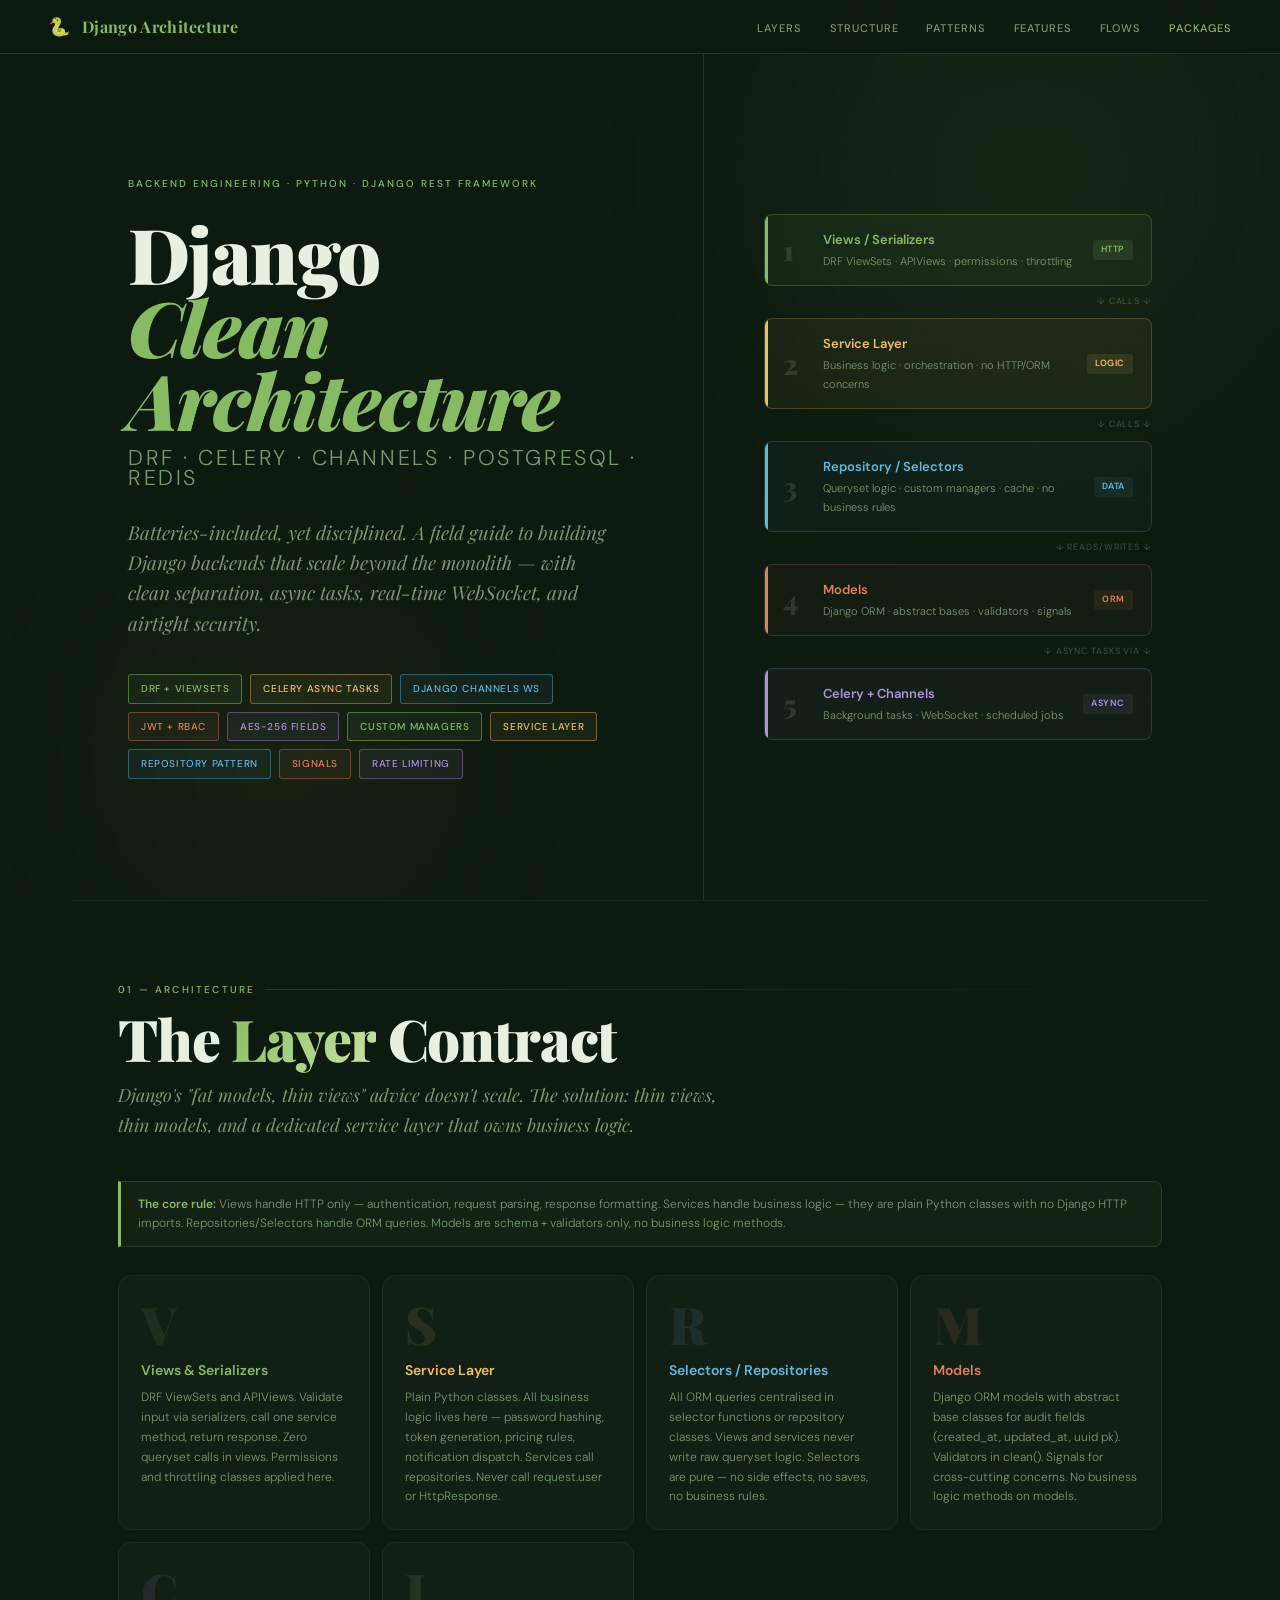
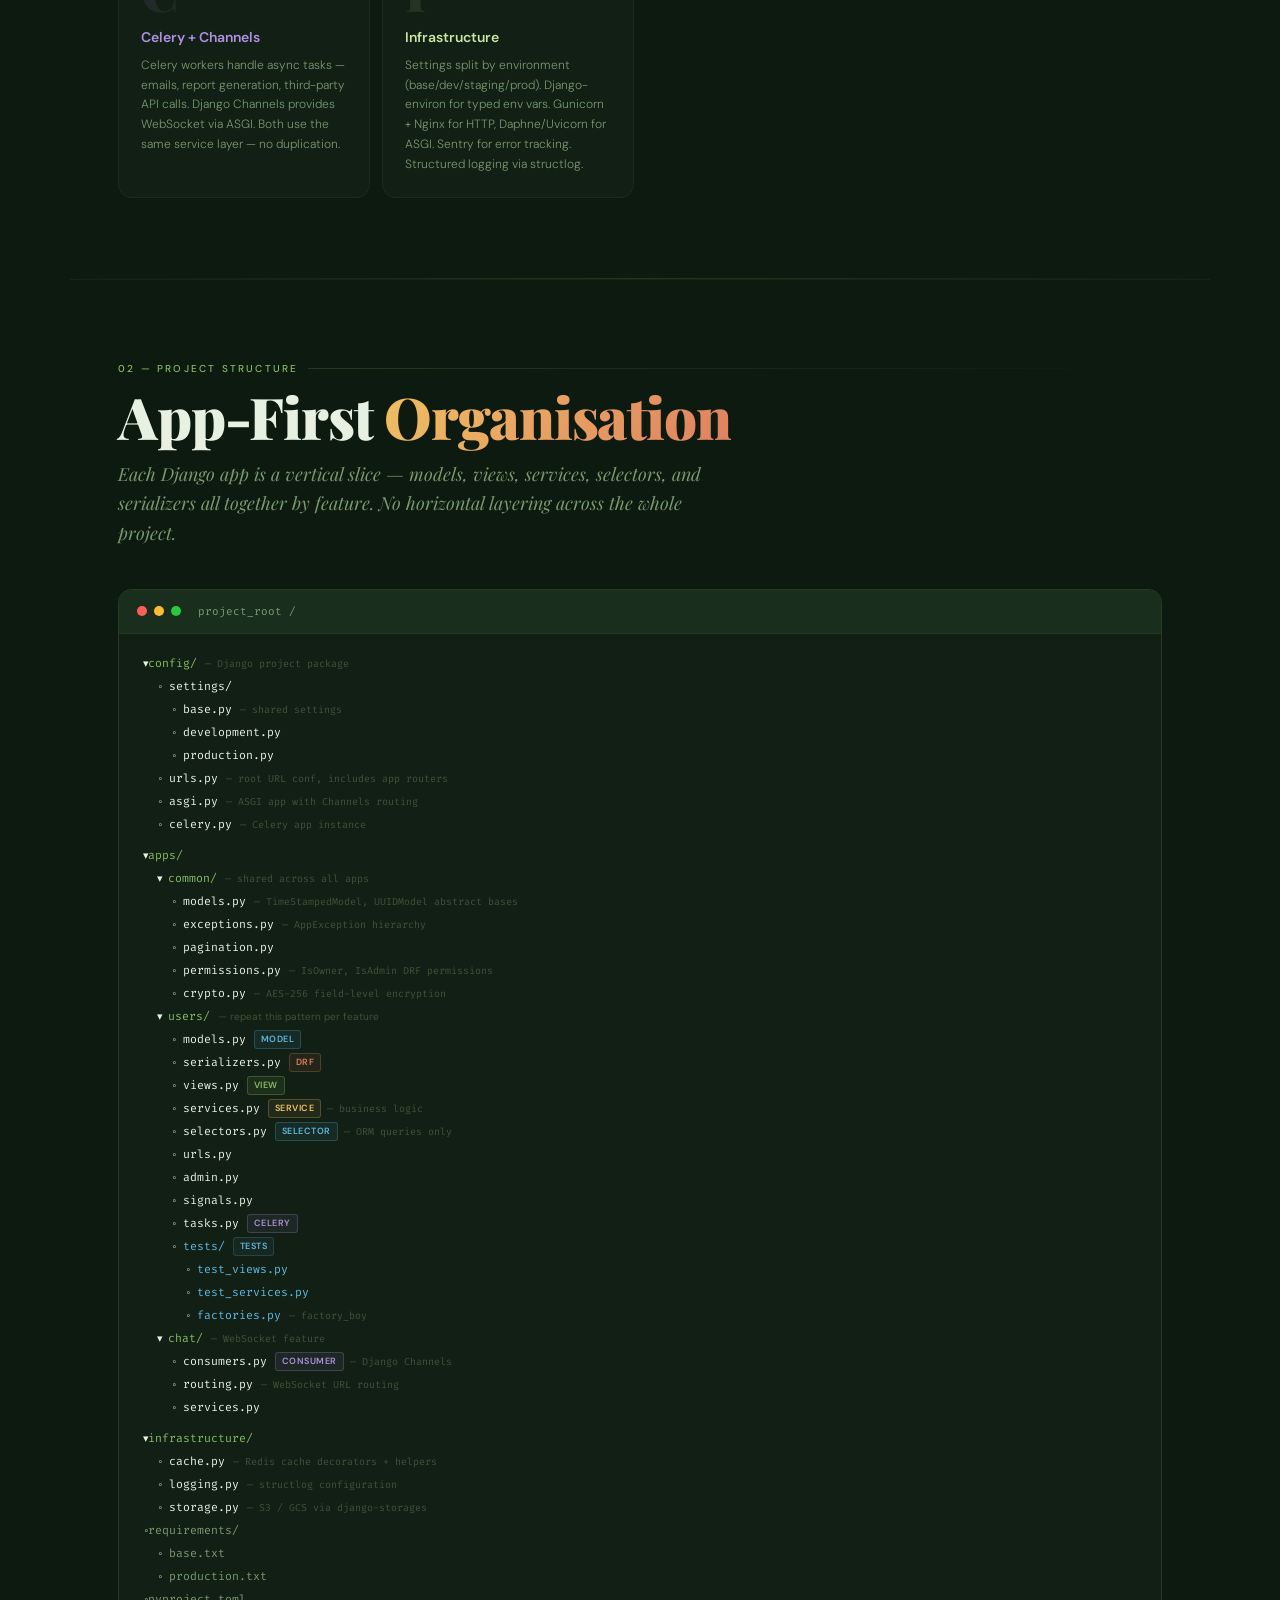
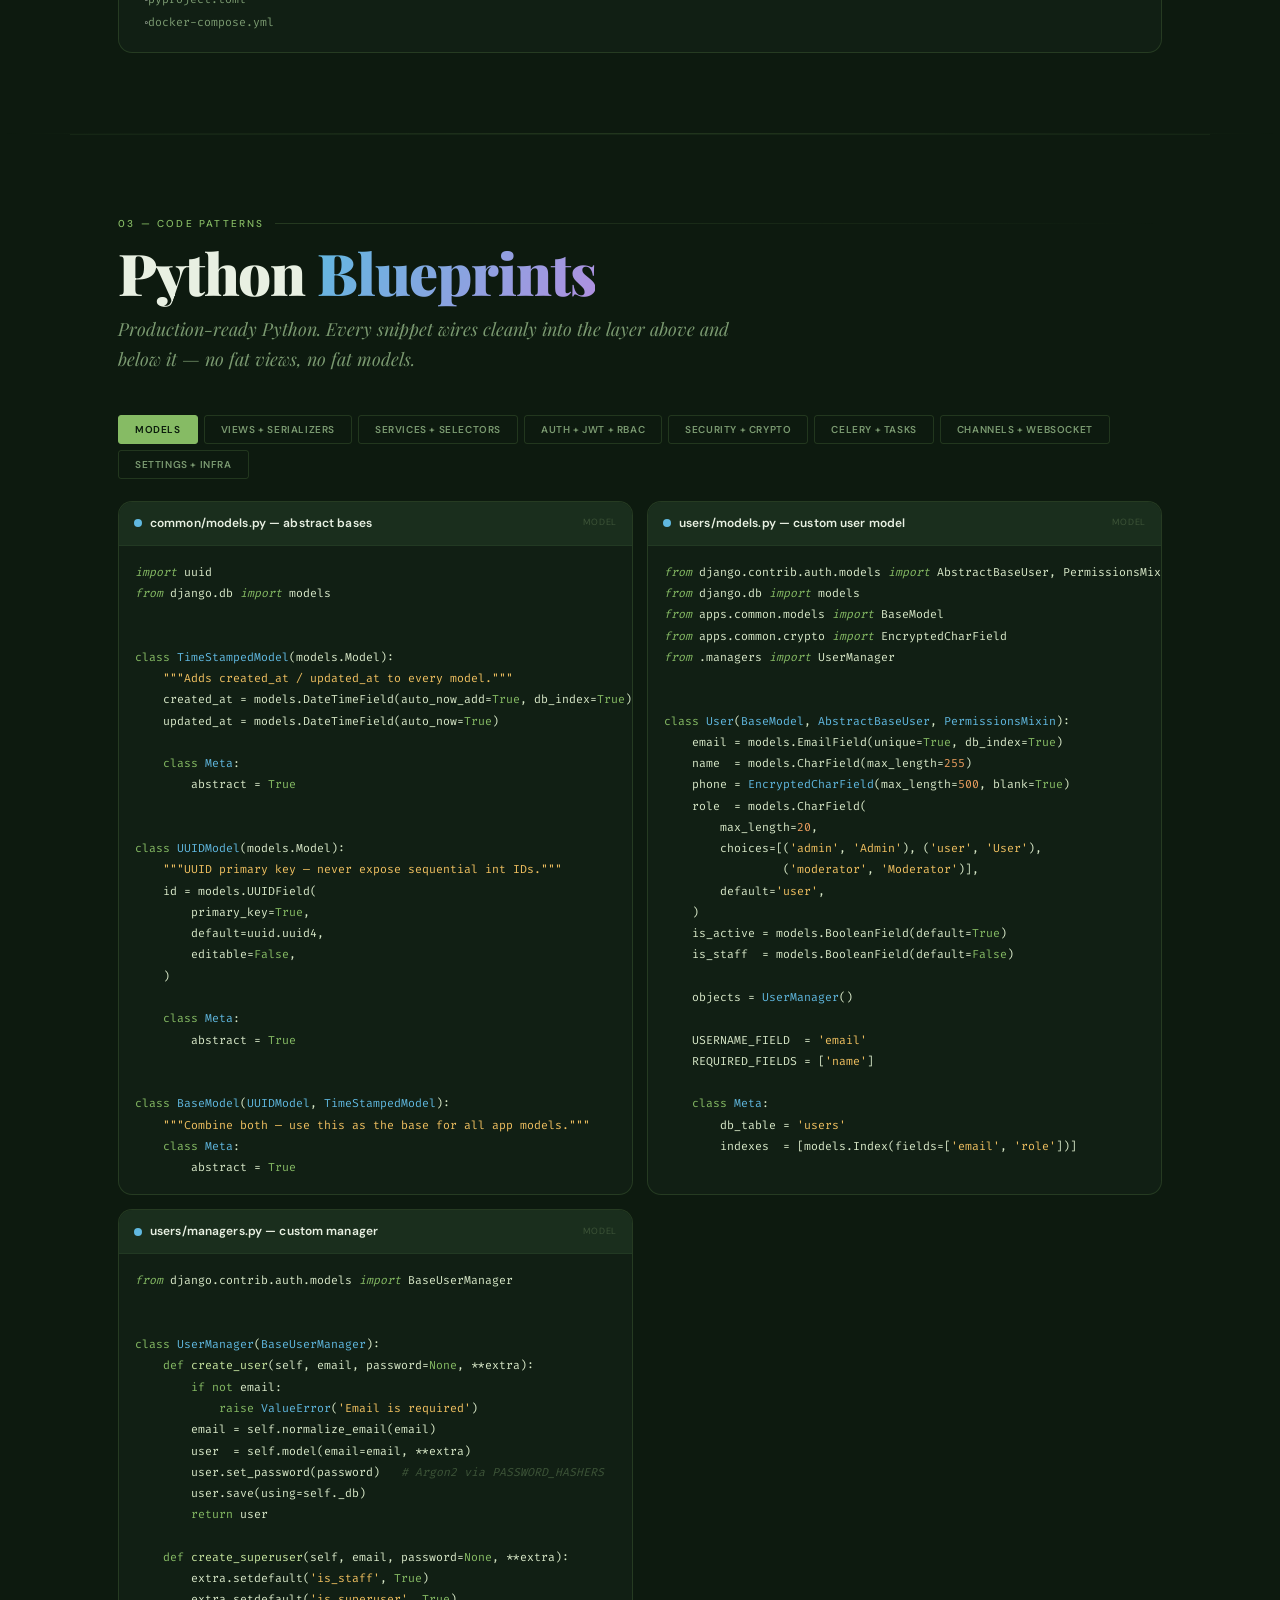
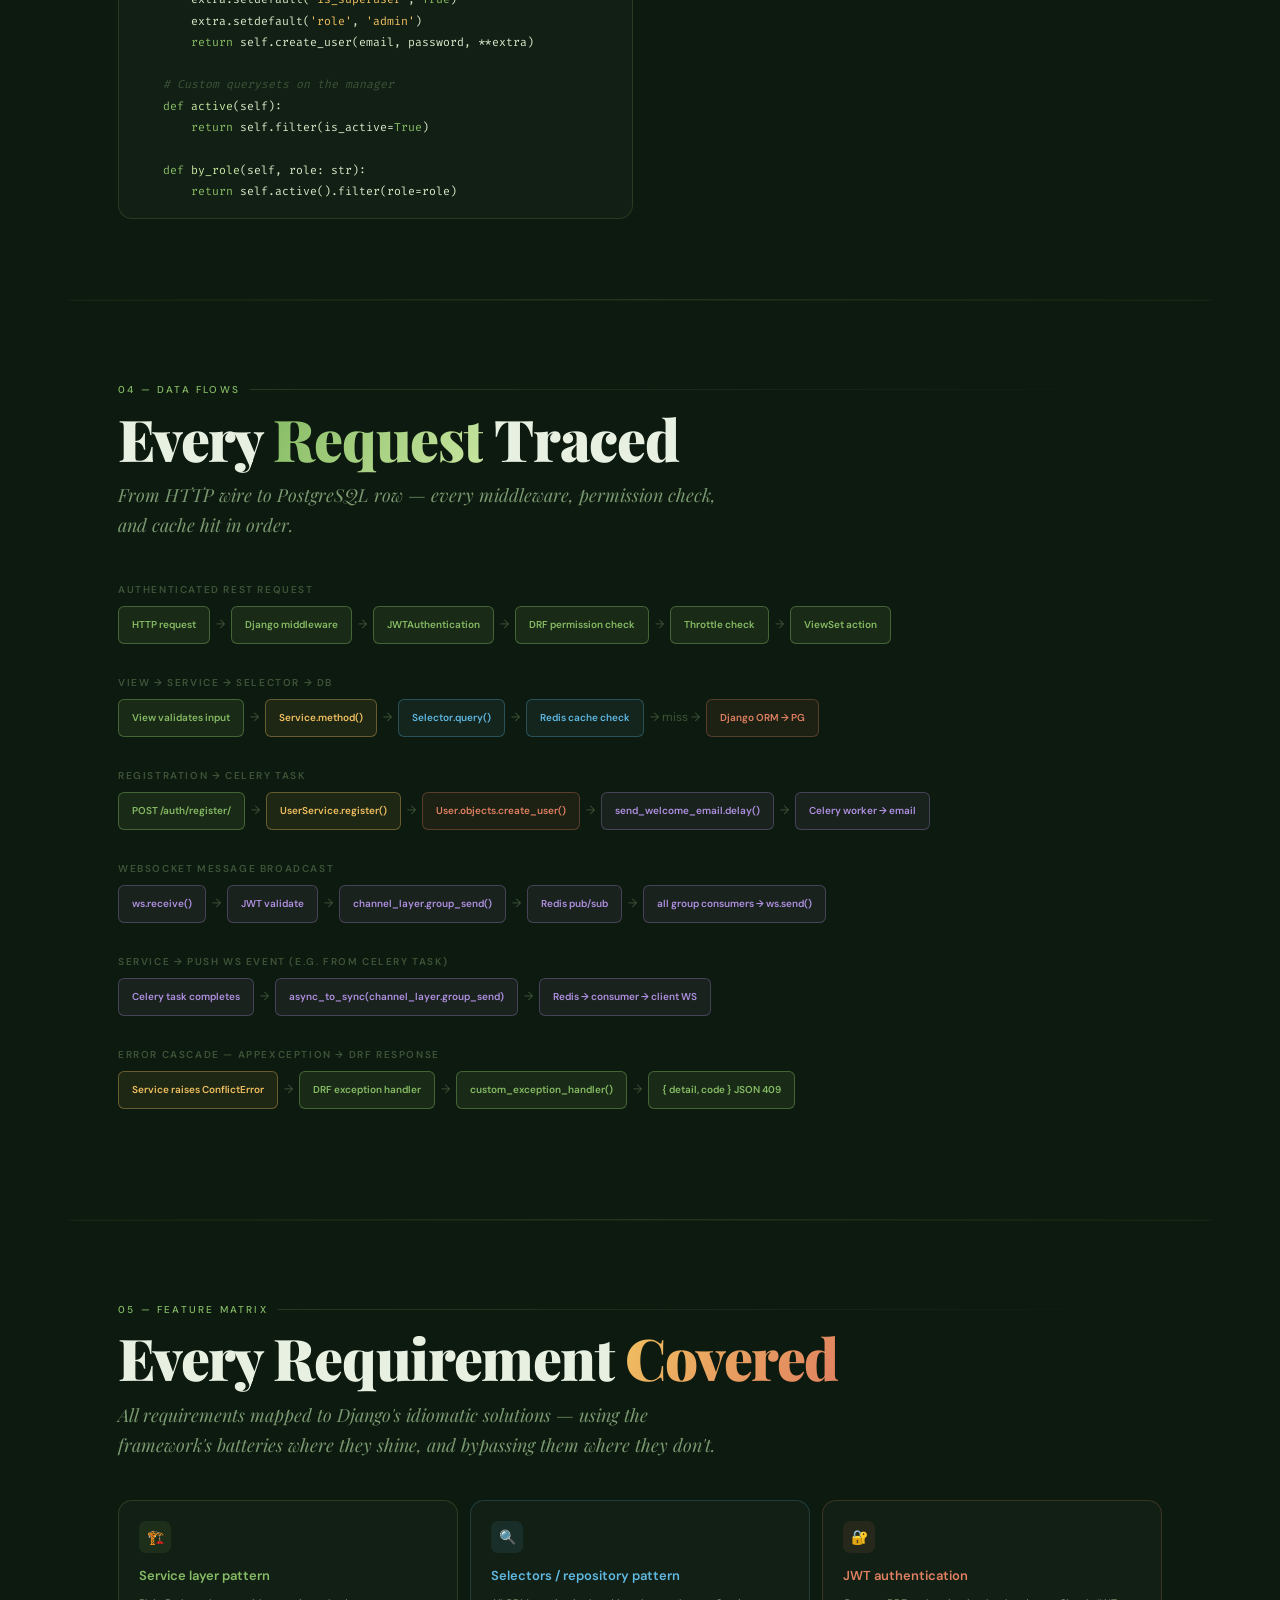
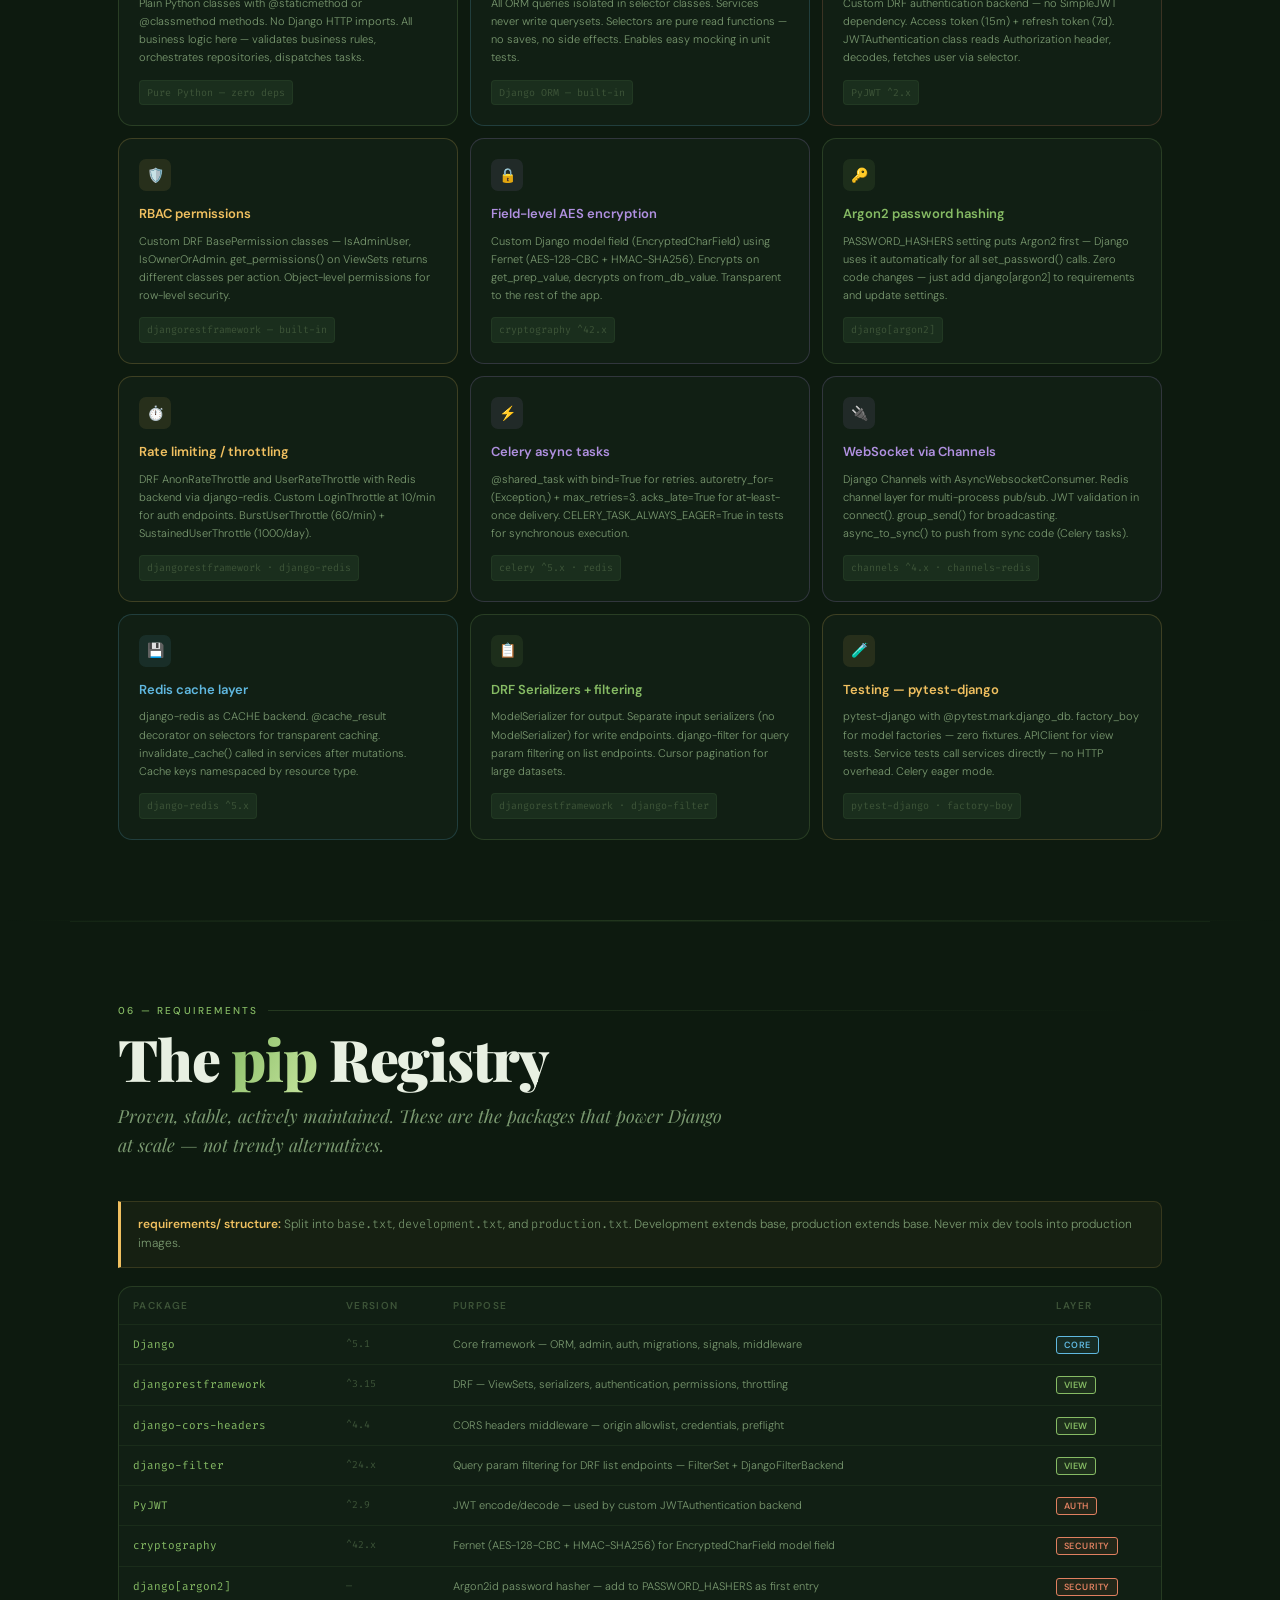
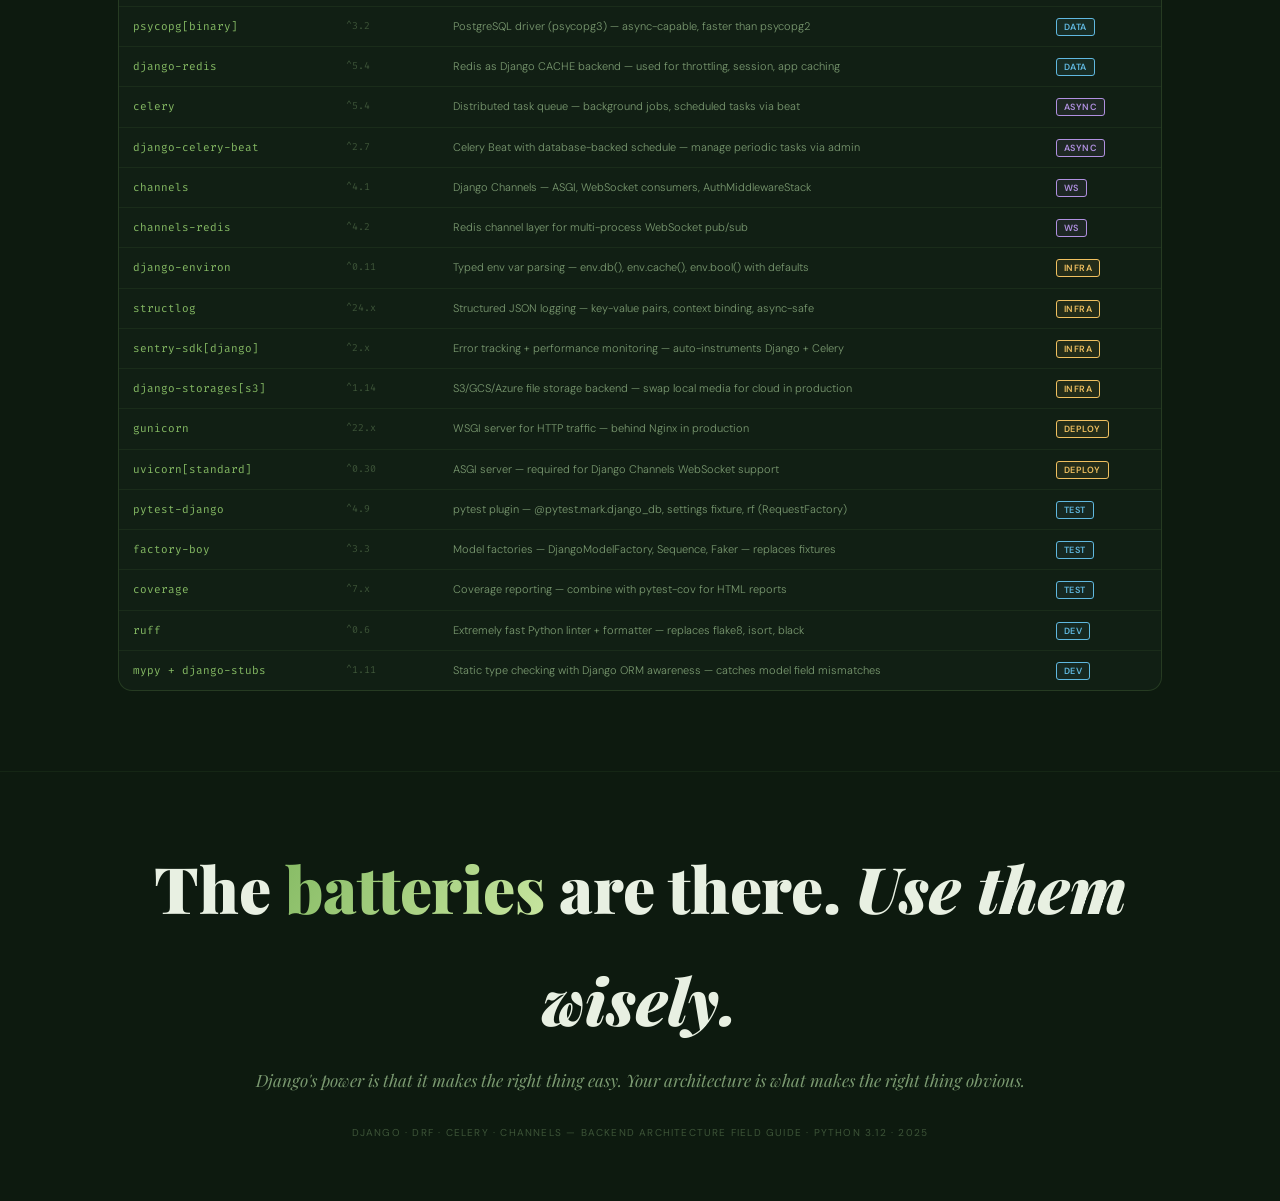
<file: articles/django_architecture.html>
<!DOCTYPE html>
<html lang="en">
<head>
<meta charset="UTF-8"/>
<meta name="viewport" content="width=device-width, initial-scale=1.0"/>
<title>Django — Backend Architecture Field Guide</title>
<link rel="preconnect" href="https://fonts.googleapis.com"/>
<link rel="preconnect" href="https://fonts.gstatic.com" crossorigin/>
<link href="https://fonts.googleapis.com/css2?family=Playfair+Display:ital,wght@0,400;0,600;0,700;0,900;1,400;1,700&family=Fira+Code:wght@300;400;500&family=DM+Sans:ital,opsz,wght@0,9..40,300;0,9..40,400;0,9..40,500;1,9..40,300;1,9..40,400&display=swap" rel="stylesheet"/>
<style>
:root {
  --bg:     #0d1a0f;
  --bg2:    #111f14;
  --bg3:    #152518;
  --surf:   #1a2e1d;
  --surf2:  #203522;
  --border: rgba(134,187,100,0.08);
  --bord2:  rgba(134,187,100,0.18);
  --a1: #86bb64;   /* django green */
  --a2: #c8e6a0;   /* light green */
  --a3: #f0c060;   /* gold */
  --a4: #60b8e0;   /* sky */
  --a5: #e08060;   /* terracotta */
  --a6: #b090e0;   /* lavender */
  --text:  #e8f0e2;
  --text2: #7a9970;
  --text3: #3d5438;
  --fh: 'Playfair Display', serif;
  --fb: 'DM Sans', sans-serif;
  --fc: 'Fira Code', monospace;
  --r: 8px;
  --rl: 14px;
}
*,*::before,*::after { box-sizing:border-box; margin:0; padding:0; }
html { scroll-behavior:smooth; }
body {
  background:var(--bg);
  color:var(--text);
  font-family:var(--fb);
  font-size:16px;
  line-height:1.75;
  overflow-x:hidden;
}
::-webkit-scrollbar { width:3px; }
::-webkit-scrollbar-track { background:var(--bg); }
::-webkit-scrollbar-thumb { background:var(--a1); border-radius:2px; }

/* PAPER GRAIN + SUBTLE LINES */
body::before {
  content:'';
  position:fixed; inset:0;
  background-image:
    repeating-linear-gradient(0deg,transparent,transparent 39px,rgba(134,187,100,0.04) 40px),
    repeating-linear-gradient(90deg,transparent,transparent 39px,rgba(134,187,100,0.025) 40px);
  pointer-events:none; z-index:0;
}

/* NAV */
nav {
  position:fixed; top:0; left:0; right:0; z-index:200;
  background:rgba(13,26,15,0.94);
  backdrop-filter:blur(18px);
  -webkit-backdrop-filter:blur(18px);
  border-bottom:1px solid var(--bord2);
  height:54px;
  display:flex; align-items:center; justify-content:space-between;
  padding:0 48px;
}
.nav-brand {
  display:flex; align-items:center; gap:12px;
}
.nav-snake {
  font-size:18px; line-height:1;
  animation: slither 3s ease-in-out infinite;
}
@keyframes slither { 0%,100%{transform:rotate(0deg)} 25%{transform:rotate(8deg)} 75%{transform:rotate(-8deg)} }
.nav-logo {
  font-family:var(--fh);
  font-size:16px; font-weight:700;
  color:var(--a1); letter-spacing:.02em;
}
.nav-links { display:flex; gap:28px; list-style:none; }
.nav-links a {
  font-family:var(--fb); font-size:11px; font-weight:500;
  color:var(--text2); text-decoration:none;
  letter-spacing:.08em; text-transform:uppercase;
  transition:color .15s;
}
.nav-links a:hover { color:var(--a1); }

/* HERO — editorial two-column */
.hero {
  position:relative;
  min-height:100vh;
  display:grid;
  grid-template-columns:55% 45%;
  padding-top:54px;
  overflow:hidden;
  z-index:1;
}
.hero-left {
  padding:80px 60px 80px 10vw;
  border-right:1px solid var(--bord2);
  display:flex; flex-direction:column; justify-content:center;
}
.hero-right {
  padding:80px 10vw 80px 60px;
  display:flex; flex-direction:column; justify-content:center;
  gap:6px;
}

.glow { position:absolute; border-radius:50%; filter:blur(100px); pointer-events:none; }
.g1 { width:500px; height:500px; background:rgba(134,187,100,0.07); top:-80px; right:0; animation:gw 18s ease-in-out infinite; }
.g2 { width:300px; height:300px; background:rgba(240,192,96,0.05); bottom:0; left:10%; animation:gw 14s ease-in-out infinite reverse; }
@keyframes gw { 0%,100%{transform:translate(0,0)} 50%{transform:translate(30px,-40px)} }

.hero-issue {
  font-family:var(--fb); font-size:10px; font-weight:500;
  letter-spacing:.2em; text-transform:uppercase;
  color:var(--a1); margin-bottom:24px;
  opacity:0; animation:reveal .7s .1s forwards;
}

.hero-title {
  font-family:var(--fh);
  font-size:clamp(48px,6vw,88px);
  font-weight:900; line-height:.95;
  letter-spacing:-.02em;
  margin-bottom:28px;
  opacity:0; animation:reveal .8s .25s forwards;
}
.ht1 { display:block; color:var(--text); }
.ht2 { display:block; color:var(--a1); font-style:italic; }
.ht3 {
  display:block;
  font-family:var(--fb);
  font-size:.28em; font-weight:300;
  letter-spacing:.12em; text-transform:uppercase;
  color:var(--text2); margin-top:12px;
}

.hero-lede {
  font-family:var(--fh); font-style:italic;
  font-size:19px; color:var(--text2);
  line-height:1.6; max-width:480px;
  margin-bottom:36px;
  opacity:0; animation:reveal .8s .4s forwards;
}

.pill-row {
  display:flex; flex-wrap:wrap; gap:8px;
  opacity:0; animation:reveal .8s .55s forwards;
}
.pill {
  font-family:var(--fb); font-size:10px; font-weight:500;
  padding:5px 12px; border-radius:3px;
  letter-spacing:.06em; text-transform:uppercase;
  border:1px solid; white-space:nowrap;
}
.p1{border-color:rgba(134,187,100,.5);color:var(--a1);background:rgba(134,187,100,.07)}
.p2{border-color:rgba(240,192,96,.4);color:var(--a3);background:rgba(240,192,96,.06)}
.p3{border-color:rgba(96,184,224,.4);color:var(--a4);background:rgba(96,184,224,.06)}
.p4{border-color:rgba(224,128,96,.4);color:var(--a5);background:rgba(224,128,96,.06)}
.p5{border-color:rgba(176,144,224,.4);color:var(--a6);background:rgba(176,144,224,.06)}

/* RIGHT STACK */
.layer-card {
  display:flex; align-items:center;
  padding:14px 18px;
  border-radius:var(--r);
  border:1px solid;
  transition:transform .2s, border-color .2s;
  cursor:default;
  position:relative; overflow:hidden;
  opacity:0; animation:slideIn .6s forwards;
}
.layer-card::before {
  content:''; position:absolute;
  left:0; top:0; bottom:0;
  width:3px; border-radius:3px 0 0 3px;
}
.layer-card:hover { transform:translateX(-6px); }

.lc1{background:rgba(134,187,100,.06);border-color:rgba(134,187,100,.25);animation-delay:.3s}
.lc1::before{background:var(--a1)}
.lc2{background:rgba(240,192,96,.05);border-color:rgba(240,192,96,.22);animation-delay:.4s}
.lc2::before{background:var(--a3)}
.lc3{background:rgba(96,184,224,.04);border-color:rgba(96,184,224,.2);animation-delay:.5s}
.lc3::before{background:var(--a4)}
.lc4{background:rgba(224,128,96,.04);border-color:rgba(224,128,96,.2);animation-delay:.6s}
.lc4::before{background:var(--a5)}
.lc5{background:rgba(176,144,224,.04);border-color:rgba(176,144,224,.2);animation-delay:.7s}
.lc5::before{background:var(--a6)}

.lc-num {
  font-family:var(--fh); font-size:28px; font-weight:900;
  opacity:.12; flex-shrink:0; width:36px; line-height:1;
}
.lc-body { flex:1; padding-left:4px; }
.lc-name { font-family:var(--fb); font-size:13px; font-weight:600; }
.lc-desc { font-family:var(--fb); font-size:11px; color:var(--text2); font-weight:300; }
.lc-badge {
  font-family:var(--fb); font-size:9px; font-weight:600;
  padding:2px 8px; border-radius:3px;
  letter-spacing:.06em; text-transform:uppercase; white-space:nowrap;
}
.dep-note {
  font-family:var(--fb); font-size:9px; color:var(--text3);
  text-align:right; letter-spacing:.1em; text-transform:uppercase;
  padding:2px 0;
}

@keyframes reveal { from{opacity:0;transform:translateY(18px)} to{opacity:1;transform:translateY(0)} }
@keyframes slideIn { from{opacity:0;transform:translateX(24px)} to{opacity:1;transform:translateX(0)} }

/* MAIN */
main { position:relative; z-index:1; }

.section {
  max-width:1140px; margin:0 auto;
  padding:80px 48px;
  border-top:1px solid var(--border);
}

.sec-label {
  font-family:var(--fb); font-size:10px; font-weight:500;
  letter-spacing:.22em; text-transform:uppercase; color:var(--a1);
  margin-bottom:10px;
  display:flex; align-items:center; gap:10px;
}
.sec-label::after { content:''; flex:1; height:1px; background:linear-gradient(90deg,var(--a1),transparent); opacity:.2; }

.sec-title {
  font-family:var(--fh);
  font-size:clamp(34px,4.5vw,58px);
  font-weight:900; line-height:1.02;
  letter-spacing:-.02em;
  margin-bottom:14px;
}
.sec-intro {
  font-family:var(--fh); font-style:italic;
  font-size:18px; color:var(--text2);
  max-width:620px; line-height:1.65; margin-bottom:40px;
}

/* FILE TREE */
.tree-wrap {
  background:var(--bg2); border:1px solid var(--bord2);
  border-radius:var(--rl); overflow:hidden;
}
.tree-hdr {
  background:var(--surf); padding:12px 18px;
  display:flex; align-items:center; gap:7px;
  border-bottom:1px solid var(--border);
}
.td { width:10px; height:10px; border-radius:50%; }
.td:nth-child(1){background:#ff5f57} .td:nth-child(2){background:#ffbd2e} .td:nth-child(3){background:#28c840}
.tree-path { font-family:var(--fc); font-size:11px; color:var(--text2); margin-left:10px; }
.tree-body { padding:18px 20px; overflow-x:auto; }

.fr {
  display:flex; align-items:center; height:23px;
  border-radius:4px; padding:0 4px; transition:background .12s; cursor:default;
}
.fr:hover { background:rgba(134,187,100,.05); }
.fi { font-family:var(--fc); font-size:11px; margin-right:5px; flex-shrink:0; }
.fl { font-family:var(--fc); font-size:11.5px; }
.fl.d  { color:var(--a1); }
.fl.py { color:var(--text); }
.fl.cfg{ color:var(--text2); }
.fl.tst{ color:var(--a4); }
.atag {
  margin-left:8px; font-size:9px; padding:1px 6px; border-radius:3px;
  font-weight:600; font-family:var(--fb); letter-spacing:.06em; text-transform:uppercase;
  border:1px solid; white-space:nowrap;
}
.t-view{background:rgba(134,187,100,.1);color:var(--a1);border-color:rgba(134,187,100,.3)}
.t-svc {background:rgba(240,192,96,.08);color:var(--a3);border-color:rgba(240,192,96,.25)}
.t-mod {background:rgba(96,184,224,.08);color:var(--a4);border-color:rgba(96,184,224,.25)}
.t-ser {background:rgba(224,128,96,.08);color:var(--a5);border-color:rgba(224,128,96,.25)}
.t-cel {background:rgba(176,144,224,.08);color:var(--a6);border-color:rgba(176,144,224,.25)}
.t-tst {background:rgba(96,184,224,.06);color:var(--a4);border-color:rgba(96,184,224,.2)}

/* CODE CARDS */
.code-grid { display:grid; grid-template-columns:repeat(auto-fit,minmax(340px,1fr)); gap:14px; }
.cc {
  background:var(--bg2); border:1px solid var(--bord2);
  border-radius:var(--rl); overflow:hidden;
  transition:border-color .2s, transform .2s; position:relative;
}
.cc::before {
  content:''; position:absolute; top:0; left:0; right:0;
  height:2px; opacity:0; transition:opacity .2s;
}
.cc:hover { border-color:rgba(134,187,100,.32); transform:translateY(-2px); }
.cc:hover::before { opacity:1; }
.cc-v::before { background:linear-gradient(90deg,var(--a1),transparent); }
.cc-s::before { background:linear-gradient(90deg,var(--a3),transparent); }
.cc-m::before { background:linear-gradient(90deg,var(--a4),transparent); }
.cc-r::before { background:linear-gradient(90deg,var(--a5),transparent); }
.cc-c::before { background:linear-gradient(90deg,var(--a6),transparent); }

.cc-head {
  background:var(--surf); padding:11px 15px;
  display:flex; align-items:center; gap:8px;
  border-bottom:1px solid var(--border);
}
.cd { width:8px; height:8px; border-radius:50%; flex-shrink:0; }
.ct { font-family:var(--fb); font-size:12px; font-weight:600; color:var(--text); letter-spacing:.01em; }
.cs { font-family:var(--fb); font-size:9px; color:var(--text3); margin-left:auto; text-transform:uppercase; letter-spacing:.08em; }

pre {
  padding:16px; font-family:var(--fc); font-size:11.5px;
  line-height:1.85; overflow-x:auto; color:#d8e8c8;
  white-space:pre; background:transparent;
}

/* PYTHON SYNTAX */
.kw  { color:#86bb64; }         /* green keywords */
.cls { color:#60b8e0; }         /* class names */
.fn  { color:#c8e6a0; }         /* function names */
.str { color:#f0c060; }         /* strings */
.dec { color:#e08060; }         /* decorators */
.cmt { color:var(--text3); font-style:italic; }
.typ { color:#b090e0; }         /* type hints */
.num { color:#f0a060; }         /* numbers */
.imp { color:#86bb64; font-style:italic; }

/* TABS */
.tab-nav { display:flex; gap:6px; flex-wrap:wrap; margin-bottom:22px; }
.tb {
  font-family:var(--fb); font-size:10px; font-weight:600;
  padding:7px 16px; border-radius:3px;
  border:1px solid var(--bord2); background:transparent;
  color:var(--text2); cursor:pointer;
  letter-spacing:.06em; text-transform:uppercase; transition:all .15s;
}
.tb:hover { background:var(--surf); color:var(--text); }
.tb.on { background:var(--a1); color:#0a1a0b; border-color:var(--a1); }
.tp { display:none; } .tp.on { display:block; }

/* FLOW */
.flow-section { margin-bottom:24px; }
.flow-lbl { font-family:var(--fb); font-size:10px; font-weight:600; letter-spacing:.16em; text-transform:uppercase; color:var(--text3); margin-bottom:8px; }
.flow-row { display:flex; align-items:center; overflow-x:auto; padding-bottom:6px; gap:0; }
.fb {
  flex-shrink:0; padding:9px 13px; border-radius:6px; border:1px solid;
  font-family:var(--fb); font-size:10px; font-weight:600;
  text-align:center; white-space:nowrap; min-width:80px;
}
.fa { flex-shrink:0; color:var(--text3); padding:0 6px; font-size:12px; }
.fb-v{ background:rgba(134,187,100,.1); border-color:rgba(134,187,100,.4); color:var(--a1); }
.fb-s{ background:rgba(240,192,96,.08); border-color:rgba(240,192,96,.35); color:var(--a3); }
.fb-m{ background:rgba(96,184,224,.07); border-color:rgba(96,184,224,.3); color:var(--a4); }
.fb-r{ background:rgba(224,128,96,.07); border-color:rgba(224,128,96,.3); color:var(--a5); }
.fb-c{ background:rgba(176,144,224,.07); border-color:rgba(176,144,224,.3); color:var(--a6); }
.fb-y{ background:rgba(200,230,160,.06); border-color:rgba(200,230,160,.25); color:var(--a2); }

/* FEATURE CARDS */
.feat-grid { display:grid; grid-template-columns:repeat(auto-fit,minmax(270px,1fr)); gap:12px; }
.fc {
  background:var(--bg2); border:1px solid var(--border);
  border-radius:var(--rl); padding:20px; transition:border-color .18s;
}
.fc:hover { border-color:var(--bord2); }
.fc-icon { width:32px; height:32px; border-radius:7px; display:flex; align-items:center; justify-content:center; font-size:14px; margin-bottom:12px; }
.fc-title { font-family:var(--fb); font-size:13px; font-weight:600; margin-bottom:6px; }
.fc-desc { font-family:var(--fb); font-size:11px; color:var(--text2); line-height:1.65; margin-bottom:10px; font-weight:300; }
.fc-dep { font-family:var(--fc); font-size:10px; color:var(--text3); background:var(--surf); border:1px solid var(--border); padding:3px 7px; border-radius:4px; display:inline-block; margin:2px 2px 0 0; }

/* PRINCIPLE CARDS */
.prin-grid { display:grid; grid-template-columns:repeat(auto-fit,minmax(220px,1fr)); gap:12px; }
.pc { background:var(--bg2); border:1px solid var(--border); border-radius:var(--rl); padding:22px; transition:border-color .18s; }
.pc:hover { border-color:var(--bord2); }
.pc-letter { font-family:var(--fh); font-size:52px; font-weight:900; line-height:1; margin-bottom:8px; opacity:.1; }
.pc-title { font-family:var(--fb); font-size:14px; font-weight:600; margin-bottom:6px; }
.pc-desc { font-family:var(--fb); font-size:12px; color:var(--text2); line-height:1.65; font-weight:300; }

/* PACKAGES TABLE */
.pkg-wrap { background:var(--bg2); border:1px solid var(--bord2); border-radius:var(--rl); overflow:hidden; overflow-x:auto; }
table { width:100%; border-collapse:collapse; }
th { text-align:left; padding:10px 14px; font-family:var(--fb); font-size:10px; font-weight:600; letter-spacing:.14em; text-transform:uppercase; color:var(--text3); border-bottom:1px solid var(--border); }
td { padding:10px 14px; border-bottom:1px solid var(--border); font-family:var(--fb); font-size:11px; vertical-align:top; }
tr:last-child td { border-bottom:none; }
tr:hover td { background:rgba(134,187,100,.02); }
.pn { font-family:var(--fc); font-size:11px; color:var(--a1); }
.pv { font-family:var(--fc); font-size:10px; color:var(--text3); }
.pd { color:var(--text2); font-size:11px; font-weight:300; }
.lp { font-size:9px; padding:2px 7px; border-radius:3px; font-weight:600; font-family:var(--fb); letter-spacing:.06em; text-transform:uppercase; white-space:nowrap; border:1px solid; }

/* CALLOUTS */
.note { background:rgba(134,187,100,.05); border:1px solid rgba(134,187,100,.18); border-left:3px solid var(--a1); border-radius:0 8px 8px 0; padding:13px 17px; font-family:var(--fb); font-size:12px; color:var(--text2); margin:18px 0; line-height:1.6; font-weight:300; }
.note strong { color:var(--a1); font-weight:600; }
.warn { background:rgba(240,192,96,.04); border:1px solid rgba(240,192,96,.15); border-left:3px solid var(--a3); border-radius:0 8px 8px 0; padding:13px 17px; font-family:var(--fb); font-size:12px; color:var(--text2); margin:18px 0; line-height:1.6; font-weight:300; }
.warn strong { color:var(--a3); font-weight:600; }

/* DIVIDER */
.dvdr { height:1px; background:linear-gradient(90deg,transparent,var(--bord2),transparent); }

/* SCROLL REVEAL */
.reveal { opacity:0; transform:translateY(24px); transition:opacity .65s ease,transform .65s ease; }
.reveal.vis { opacity:1; transform:translateY(0); }

/* GRAD TEXT */
.gt1 { background:linear-gradient(120deg,var(--a1),var(--a2)); -webkit-background-clip:text; -webkit-text-fill-color:transparent; background-clip:text; }
.gt2 { background:linear-gradient(120deg,var(--a3),var(--a5)); -webkit-background-clip:text; -webkit-text-fill-color:transparent; background-clip:text; }
.gt3 { background:linear-gradient(120deg,var(--a4),var(--a6)); -webkit-background-clip:text; -webkit-text-fill-color:transparent; background-clip:text; }

/* FOOTER */
footer { position:relative; z-index:1; text-align:center; padding:60px 48px; border-top:1px solid var(--border); }
.ft-title { font-family:var(--fh); font-size:clamp(32px,5vw,64px); font-weight:900; margin-bottom:10px; }
.ft-sub { font-family:var(--fh); font-style:italic; color:var(--text2); font-size:17px; margin-bottom:28px; }
.ft-copy { font-family:var(--fb); font-size:10px; color:var(--text3); letter-spacing:.12em; text-transform:uppercase; }

@media(max-width:900px){
  nav{padding:0 18px}
  .nav-links{display:none}
  .hero{grid-template-columns:1fr}
  .hero-left{padding:90px 20px 40px}
  .hero-right{padding:20px 20px 60px;border-top:1px solid var(--bord2)}
  .section{padding:56px 20px}
  .code-grid{grid-template-columns:1fr}
}
</style>
</head>
<body>

<nav>
  <div class="nav-brand">
    <span class="nav-snake">🐍</span>
    <span class="nav-logo">Django Architecture</span>
  </div>
  <ul class="nav-links">
    <li><a href="#layers">Layers</a></li>
    <li><a href="#structure">Structure</a></li>
    <li><a href="#patterns">Patterns</a></li>
    <li><a href="#features">Features</a></li>
    <li><a href="#flows">Flows</a></li>
    <li><a href="#packages">Packages</a></li>
  </ul>
</nav>

<!-- HERO -->
<section class="hero">
  <div class="glow g1"></div>
  <div class="glow g2"></div>

  <div class="hero-left">
    <p class="hero-issue">Backend Engineering · Python · Django REST Framework</p>
    <h1 class="hero-title">
      <span class="ht1">Django</span>
      <span class="ht2">Clean Architecture</span>
      <span class="ht3">DRF · Celery · Channels · PostgreSQL · Redis</span>
    </h1>
    <p class="hero-lede">Batteries-included, yet disciplined. A field guide to building Django backends that scale beyond the monolith — with clean separation, async tasks, real-time WebSocket, and airtight security.</p>
    <div class="pill-row">
      <span class="pill p1">DRF + ViewSets</span>
      <span class="pill p2">Celery async tasks</span>
      <span class="pill p3">Django Channels WS</span>
      <span class="pill p4">JWT + RBAC</span>
      <span class="pill p5">AES-256 fields</span>
      <span class="pill p1">Custom managers</span>
      <span class="pill p2">Service layer</span>
      <span class="pill p3">Repository pattern</span>
      <span class="pill p4">Signals</span>
      <span class="pill p5">Rate limiting</span>
    </div>
  </div>

  <div class="hero-right">
    <div class="layer-card lc1">
      <span class="lc-num">1</span>
      <div class="lc-body">
        <div class="lc-name" style="color:var(--a1)">Views / Serializers</div>
        <div class="lc-desc">DRF ViewSets · APIViews · permissions · throttling</div>
      </div>
      <span class="lc-badge" style="background:rgba(134,187,100,.12);color:var(--a1)">HTTP</span>
    </div>
    <div class="dep-note">↓ calls ↓</div>
    <div class="layer-card lc2">
      <span class="lc-num">2</span>
      <div class="lc-body">
        <div class="lc-name" style="color:var(--a3)">Service Layer</div>
        <div class="lc-desc">Business logic · orchestration · no HTTP/ORM concerns</div>
      </div>
      <span class="lc-badge" style="background:rgba(240,192,96,.1);color:var(--a3)">Logic</span>
    </div>
    <div class="dep-note">↓ calls ↓</div>
    <div class="layer-card lc3">
      <span class="lc-num">3</span>
      <div class="lc-body">
        <div class="lc-name" style="color:var(--a4)">Repository / Selectors</div>
        <div class="lc-desc">Queryset logic · custom managers · cache · no business rules</div>
      </div>
      <span class="lc-badge" style="background:rgba(96,184,224,.08);color:var(--a4)">Data</span>
    </div>
    <div class="dep-note">↓ reads/writes ↓</div>
    <div class="layer-card lc4">
      <span class="lc-num">4</span>
      <div class="lc-body">
        <div class="lc-name" style="color:var(--a5)">Models</div>
        <div class="lc-desc">Django ORM · abstract bases · validators · signals</div>
      </div>
      <span class="lc-badge" style="background:rgba(224,128,96,.08);color:var(--a5)">ORM</span>
    </div>
    <div class="dep-note">↓ async tasks via ↓</div>
    <div class="layer-card lc5">
      <span class="lc-num">5</span>
      <div class="lc-body">
        <div class="lc-name" style="color:var(--a6)">Celery + Channels</div>
        <div class="lc-desc">Background tasks · WebSocket · scheduled jobs</div>
      </div>
      <span class="lc-badge" style="background:rgba(176,144,224,.08);color:var(--a6)">Async</span>
    </div>
  </div>
</section>

<main>

<!-- LAYERS -->
<section class="section reveal" id="layers">
  <p class="sec-label">01 — Architecture</p>
  <h2 class="sec-title">The <span class="gt1">Layer</span> Contract</h2>
  <p class="sec-intro">Django's "fat models, thin views" advice doesn't scale. The solution: thin views, thin models, and a dedicated service layer that owns business logic.</p>

  <div class="note">
    <strong>The core rule:</strong> Views handle HTTP only — authentication, request parsing, response formatting. Services handle business logic — they are plain Python classes with no Django HTTP imports. Repositories/Selectors handle ORM queries. Models are schema + validators only, no business logic methods.
  </div>

  <div class="prin-grid reveal" style="margin-top:28px">
    <div class="pc">
      <div class="pc-letter" style="color:var(--a1)">V</div>
      <div class="pc-title" style="color:var(--a1)">Views &amp; Serializers</div>
      <div class="pc-desc">DRF ViewSets and APIViews. Validate input via serializers, call one service method, return response. Zero queryset calls in views. Permissions and throttling classes applied here.</div>
    </div>
    <div class="pc">
      <div class="pc-letter" style="color:var(--a3)">S</div>
      <div class="pc-title" style="color:var(--a3)">Service Layer</div>
      <div class="pc-desc">Plain Python classes. All business logic lives here — password hashing, token generation, pricing rules, notification dispatch. Services call repositories. Never call request.user or HttpResponse.</div>
    </div>
    <div class="pc">
      <div class="pc-letter" style="color:var(--a4)">R</div>
      <div class="pc-title" style="color:var(--a4)">Selectors / Repositories</div>
      <div class="pc-desc">All ORM queries centralised in selector functions or repository classes. Views and services never write raw queryset logic. Selectors are pure — no side effects, no saves, no business rules.</div>
    </div>
    <div class="pc">
      <div class="pc-letter" style="color:var(--a5)">M</div>
      <div class="pc-title" style="color:var(--a5)">Models</div>
      <div class="pc-desc">Django ORM models with abstract base classes for audit fields (created_at, updated_at, uuid pk). Validators in clean(). Signals for cross-cutting concerns. No business logic methods on models.</div>
    </div>
    <div class="pc">
      <div class="pc-letter" style="color:var(--a6)">C</div>
      <div class="pc-title" style="color:var(--a6)">Celery + Channels</div>
      <div class="pc-desc">Celery workers handle async tasks — emails, report generation, third-party API calls. Django Channels provides WebSocket via ASGI. Both use the same service layer — no duplication.</div>
    </div>
    <div class="pc">
      <div class="pc-letter" style="color:var(--a2)">I</div>
      <div class="pc-title" style="color:var(--a2)">Infrastructure</div>
      <div class="pc-desc">Settings split by environment (base/dev/staging/prod). Django-environ for typed env vars. Gunicorn + Nginx for HTTP, Daphne/Uvicorn for ASGI. Sentry for error tracking. Structured logging via structlog.</div>
    </div>
  </div>
</section>

<div class="dvdr"></div>

<!-- FILE STRUCTURE -->
<section class="section reveal" id="structure">
  <p class="sec-label">02 — Project Structure</p>
  <h2 class="sec-title">App-First <span class="gt2">Organisation</span></h2>
  <p class="sec-intro">Each Django app is a vertical slice — models, views, services, selectors, and serializers all together by feature. No horizontal layering across the whole project.</p>

  <div class="tree-wrap reveal">
    <div class="tree-hdr">
      <span class="td"></span><span class="td"></span><span class="td"></span>
      <span class="tree-path">project_root /</span>
    </div>
    <div class="tree-body">

      <div class="fr"><span style="width:0" class="fi">▾</span><span class="fl d">config/</span><span style="margin-left:8px;font-size:10px;color:var(--text3);font-family:var(--fc)">— Django project package</span></div>
      <div class="fr"><span style="width:14px;display:inline-block"></span><span class="fi">◦</span><span class="fl py">settings/</span></div>
      <div class="fr"><span style="width:28px;display:inline-block"></span><span class="fi">◦</span><span class="fl py">base.py</span><span style="margin-left:8px;font-size:10px;color:var(--text3);font-family:var(--fc)">— shared settings</span></div>
      <div class="fr"><span style="width:28px;display:inline-block"></span><span class="fi">◦</span><span class="fl py">development.py</span></div>
      <div class="fr"><span style="width:28px;display:inline-block"></span><span class="fi">◦</span><span class="fl py">production.py</span></div>
      <div class="fr"><span style="width:14px;display:inline-block"></span><span class="fi">◦</span><span class="fl py">urls.py</span><span style="margin-left:8px;font-size:10px;color:var(--text3);font-family:var(--fc)">— root URL conf, includes app routers</span></div>
      <div class="fr"><span style="width:14px;display:inline-block"></span><span class="fi">◦</span><span class="fl py">asgi.py</span><span style="margin-left:8px;font-size:10px;color:var(--text3);font-family:var(--fc)">— ASGI app with Channels routing</span></div>
      <div class="fr"><span style="width:14px;display:inline-block"></span><span class="fi">◦</span><span class="fl py">celery.py</span><span style="margin-left:8px;font-size:10px;color:var(--text3);font-family:var(--fc)">— Celery app instance</span></div>

      <div style="height:8px"></div>
      <div class="fr"><span style="width:0" class="fi">▾</span><span class="fl d">apps/</span></div>

      <div class="fr"><span style="width:14px;display:inline-block"></span><span class="fi">▾</span><span class="fl d">common/</span><span style="margin-left:8px;font-size:10px;color:var(--text3);font-family:var(--fc)">— shared across all apps</span></div>
      <div class="fr"><span style="width:28px;display:inline-block"></span><span class="fi">◦</span><span class="fl py">models.py</span><span style="margin-left:8px;font-size:10px;color:var(--text3);font-family:var(--fc)">— TimeStampedModel, UUIDModel abstract bases</span></div>
      <div class="fr"><span style="width:28px;display:inline-block"></span><span class="fi">◦</span><span class="fl py">exceptions.py</span><span style="margin-left:8px;font-size:10px;color:var(--text3);font-family:var(--fc)">— AppException hierarchy</span></div>
      <div class="fr"><span style="width:28px;display:inline-block"></span><span class="fi">◦</span><span class="fl py">pagination.py</span></div>
      <div class="fr"><span style="width:28px;display:inline-block"></span><span class="fi">◦</span><span class="fl py">permissions.py</span><span style="margin-left:8px;font-size:10px;color:var(--text3);font-family:var(--fc)">— IsOwner, IsAdmin DRF permissions</span></div>
      <div class="fr"><span style="width:28px;display:inline-block"></span><span class="fi">◦</span><span class="fl py">crypto.py</span><span style="margin-left:8px;font-size:10px;color:var(--text3);font-family:var(--fc)">— AES-256 field-level encryption</span></div>

      <div class="fr"><span style="width:14px;display:inline-block"></span><span class="fi">▾</span><span class="fl d">users/</span><span style="margin-left:8px;font-size:10px;color:var(--text3);font-family:var(--fb)">— repeat this pattern per feature</span></div>
      <div class="fr"><span style="width:28px;display:inline-block"></span><span class="fi">◦</span><span class="fl py">models.py</span><span class="atag t-mod">Model</span></div>
      <div class="fr"><span style="width:28px;display:inline-block"></span><span class="fi">◦</span><span class="fl py">serializers.py</span><span class="atag t-ser">DRF</span></div>
      <div class="fr"><span style="width:28px;display:inline-block"></span><span class="fi">◦</span><span class="fl py">views.py</span><span class="atag t-view">View</span></div>
      <div class="fr"><span style="width:28px;display:inline-block"></span><span class="fi">◦</span><span class="fl py">services.py</span><span class="atag t-svc">Service</span><span style="margin-left:6px;font-size:10px;color:var(--text3);font-family:var(--fc)">— business logic</span></div>
      <div class="fr"><span style="width:28px;display:inline-block"></span><span class="fi">◦</span><span class="fl py">selectors.py</span><span class="atag t-svc" style="background:rgba(96,184,224,.08);color:var(--a4);border-color:rgba(96,184,224,.25)">Selector</span><span style="margin-left:6px;font-size:10px;color:var(--text3);font-family:var(--fc)">— ORM queries only</span></div>
      <div class="fr"><span style="width:28px;display:inline-block"></span><span class="fi">◦</span><span class="fl py">urls.py</span></div>
      <div class="fr"><span style="width:28px;display:inline-block"></span><span class="fi">◦</span><span class="fl py">admin.py</span></div>
      <div class="fr"><span style="width:28px;display:inline-block"></span><span class="fi">◦</span><span class="fl py">signals.py</span></div>
      <div class="fr"><span style="width:28px;display:inline-block"></span><span class="fi">◦</span><span class="fl py">tasks.py</span><span class="atag t-cel">Celery</span></div>
      <div class="fr"><span style="width:28px;display:inline-block"></span><span class="fi">◦</span><span class="fl tst">tests/</span><span class="atag t-tst">Tests</span></div>
      <div class="fr"><span style="width:42px;display:inline-block"></span><span class="fi">◦</span><span class="fl tst">test_views.py</span></div>
      <div class="fr"><span style="width:42px;display:inline-block"></span><span class="fi">◦</span><span class="fl tst">test_services.py</span></div>
      <div class="fr"><span style="width:42px;display:inline-block"></span><span class="fi">◦</span><span class="fl tst">factories.py</span><span style="margin-left:8px;font-size:10px;color:var(--text3);font-family:var(--fc)">— factory_boy</span></div>

      <div class="fr"><span style="width:14px;display:inline-block"></span><span class="fi">▾</span><span class="fl d">chat/</span><span style="margin-left:8px;font-size:10px;color:var(--text3);font-family:var(--fc)">— WebSocket feature</span></div>
      <div class="fr"><span style="width:28px;display:inline-block"></span><span class="fi">◦</span><span class="fl py">consumers.py</span><span class="atag t-cel" style="background:rgba(176,144,224,.08);color:var(--a6);border-color:rgba(176,144,224,.25)">Consumer</span><span style="margin-left:6px;font-size:10px;color:var(--text3);font-family:var(--fc)">— Django Channels</span></div>
      <div class="fr"><span style="width:28px;display:inline-block"></span><span class="fi">◦</span><span class="fl py">routing.py</span><span style="margin-left:8px;font-size:10px;color:var(--text3);font-family:var(--fc)">— WebSocket URL routing</span></div>
      <div class="fr"><span style="width:28px;display:inline-block"></span><span class="fi">◦</span><span class="fl py">services.py</span></div>

      <div style="height:8px"></div>
      <div class="fr"><span style="width:0" class="fi">▾</span><span class="fl d">infrastructure/</span></div>
      <div class="fr"><span style="width:14px;display:inline-block"></span><span class="fi">◦</span><span class="fl py">cache.py</span><span style="margin-left:8px;font-size:10px;color:var(--text3);font-family:var(--fc)">— Redis cache decorators + helpers</span></div>
      <div class="fr"><span style="width:14px;display:inline-block"></span><span class="fi">◦</span><span class="fl py">logging.py</span><span style="margin-left:8px;font-size:10px;color:var(--text3);font-family:var(--fc)">— structlog configuration</span></div>
      <div class="fr"><span style="width:14px;display:inline-block"></span><span class="fi">◦</span><span class="fl py">storage.py</span><span style="margin-left:8px;font-size:10px;color:var(--text3);font-family:var(--fc)">— S3 / GCS via django-storages</span></div>
      <div class="fr"><span style="width:0" class="fi">◦</span><span class="fl cfg">requirements/</span></div>
      <div class="fr"><span style="width:14px;display:inline-block"></span><span class="fi">◦</span><span class="fl cfg">base.txt</span></div>
      <div class="fr"><span style="width:14px;display:inline-block"></span><span class="fi">◦</span><span class="fl cfg">production.txt</span></div>
      <div class="fr"><span style="width:0" class="fi">◦</span><span class="fl cfg">pyproject.toml</span></div>
      <div class="fr"><span style="width:0" class="fi">◦</span><span class="fl cfg">docker-compose.yml</span></div>
    </div>
  </div>
</section>

<div class="dvdr"></div>

<!-- CODE PATTERNS -->
<section class="section reveal" id="patterns">
  <p class="sec-label">03 — Code Patterns</p>
  <h2 class="sec-title">Python <span class="gt3">Blueprints</span></h2>
  <p class="sec-intro">Production-ready Python. Every snippet wires cleanly into the layer above and below it — no fat views, no fat models.</p>

  <div class="tab-nav">
    <button class="tb on" onclick="st('models')">Models</button>
    <button class="tb" onclick="st('views')">Views + Serializers</button>
    <button class="tb" onclick="st('services')">Services + Selectors</button>
    <button class="tb" onclick="st('auth')">Auth + JWT + RBAC</button>
    <button class="tb" onclick="st('crypto')">Security + Crypto</button>
    <button class="tb" onclick="st('celery')">Celery + Tasks</button>
    <button class="tb" onclick="st('ws')">Channels + WebSocket</button>
    <button class="tb" onclick="st('infra')">Settings + Infra</button>
  </div>

  <!-- MODELS -->
  <div class="tp on" id="tp-models">
    <div class="code-grid">

      <div class="cc cc-m">
        <div class="cc-head"><span class="cd" style="background:var(--a4)"></span><span class="ct">common/models.py — abstract bases</span><span class="cs">model</span></div>
<pre><span class="imp">import</span> uuid
<span class="imp">from</span> django.db <span class="imp">import</span> models


<span class="kw">class</span> <span class="cls">TimeStampedModel</span>(models.Model):
    <span class="str">"""Adds created_at / updated_at to every model."""</span>
    created_at = models.DateTimeField(auto_now_add=<span class="kw">True</span>, db_index=<span class="kw">True</span>)
    updated_at = models.DateTimeField(auto_now=<span class="kw">True</span>)

    <span class="kw">class</span> <span class="cls">Meta</span>:
        abstract = <span class="kw">True</span>


<span class="kw">class</span> <span class="cls">UUIDModel</span>(models.Model):
    <span class="str">"""UUID primary key — never expose sequential int IDs."""</span>
    id = models.UUIDField(
        primary_key=<span class="kw">True</span>,
        default=uuid.uuid4,
        editable=<span class="kw">False</span>,
    )

    <span class="kw">class</span> <span class="cls">Meta</span>:
        abstract = <span class="kw">True</span>


<span class="kw">class</span> <span class="cls">BaseModel</span>(<span class="cls">UUIDModel</span>, <span class="cls">TimeStampedModel</span>):
    <span class="str">"""Combine both — use this as the base for all app models."""</span>
    <span class="kw">class</span> <span class="cls">Meta</span>:
        abstract = <span class="kw">True</span></pre>
      </div>

      <div class="cc cc-m">
        <div class="cc-head"><span class="cd" style="background:var(--a4)"></span><span class="ct">users/models.py — custom user model</span><span class="cs">model</span></div>
<pre><span class="imp">from</span> django.contrib.auth.models <span class="imp">import</span> AbstractBaseUser, PermissionsMixin
<span class="imp">from</span> django.db <span class="imp">import</span> models
<span class="imp">from</span> apps.common.models <span class="imp">import</span> BaseModel
<span class="imp">from</span> apps.common.crypto <span class="imp">import</span> EncryptedCharField
<span class="imp">from</span> .managers <span class="imp">import</span> UserManager


<span class="kw">class</span> <span class="cls">User</span>(<span class="cls">BaseModel</span>, <span class="cls">AbstractBaseUser</span>, <span class="cls">PermissionsMixin</span>):
    email = models.EmailField(unique=<span class="kw">True</span>, db_index=<span class="kw">True</span>)
    name  = models.CharField(max_length=<span class="num">255</span>)
    phone = <span class="cls">EncryptedCharField</span>(max_length=<span class="num">500</span>, blank=<span class="kw">True</span>)
    role  = models.CharField(
        max_length=<span class="num">20</span>,
        choices=[(<span class="str">'admin'</span>, <span class="str">'Admin'</span>), (<span class="str">'user'</span>, <span class="str">'User'</span>),
                 (<span class="str">'moderator'</span>, <span class="str">'Moderator'</span>)],
        default=<span class="str">'user'</span>,
    )
    is_active = models.BooleanField(default=<span class="kw">True</span>)
    is_staff  = models.BooleanField(default=<span class="kw">False</span>)

    objects = <span class="cls">UserManager</span>()

    USERNAME_FIELD  = <span class="str">'email'</span>
    REQUIRED_FIELDS = [<span class="str">'name'</span>]

    <span class="kw">class</span> <span class="cls">Meta</span>:
        db_table = <span class="str">'users'</span>
        indexes  = [models.Index(fields=[<span class="str">'email'</span>, <span class="str">'role'</span>])]</pre>
      </div>

      <div class="cc cc-m">
        <div class="cc-head"><span class="cd" style="background:var(--a4)"></span><span class="ct">users/managers.py — custom manager</span><span class="cs">model</span></div>
<pre><span class="imp">from</span> django.contrib.auth.models <span class="imp">import</span> BaseUserManager


<span class="kw">class</span> <span class="cls">UserManager</span>(<span class="cls">BaseUserManager</span>):
    <span class="kw">def</span> <span class="fn">create_user</span>(self, email, password=<span class="kw">None</span>, **extra):
        <span class="kw">if not</span> email:
            <span class="kw">raise</span> <span class="cls">ValueError</span>(<span class="str">'Email is required'</span>)
        email = self.normalize_email(email)
        user  = self.model(email=email, **extra)
        user.set_password(password)   <span class="cmt"># Argon2 via PASSWORD_HASHERS</span>
        user.save(using=self._db)
        <span class="kw">return</span> user

    <span class="kw">def</span> <span class="fn">create_superuser</span>(self, email, password=<span class="kw">None</span>, **extra):
        extra.setdefault(<span class="str">'is_staff'</span>, <span class="kw">True</span>)
        extra.setdefault(<span class="str">'is_superuser'</span>, <span class="kw">True</span>)
        extra.setdefault(<span class="str">'role'</span>, <span class="str">'admin'</span>)
        <span class="kw">return</span> self.create_user(email, password, **extra)

    <span class="cmt"># Custom querysets on the manager</span>
    <span class="kw">def</span> <span class="fn">active</span>(self):
        <span class="kw">return</span> self.filter(is_active=<span class="kw">True</span>)

    <span class="kw">def</span> <span class="fn">by_role</span>(self, role: str):
        <span class="kw">return</span> self.active().filter(role=role)</pre>
      </div>

    </div>
  </div>

  <!-- VIEWS + SERIALIZERS -->
  <div class="tp" id="tp-views">
    <div class="code-grid">

      <div class="cc cc-v">
        <div class="cc-head"><span class="cd" style="background:var(--a1)"></span><span class="ct">users/serializers.py — DRF</span><span class="cs">view</span></div>
<pre><span class="imp">from</span> rest_framework <span class="imp">import</span> serializers
<span class="imp">from</span> .models <span class="imp">import</span> User


<span class="kw">class</span> <span class="cls">UserSerializer</span>(serializers.ModelSerializer):
    <span class="kw">class</span> <span class="cls">Meta</span>:
        model  = <span class="cls">User</span>
        fields = [<span class="str">'id'</span>, <span class="str">'email'</span>, <span class="str">'name'</span>, <span class="str">'role'</span>, <span class="str">'created_at'</span>]
        read_only_fields = [<span class="str">'id'</span>, <span class="str">'created_at'</span>]


<span class="kw">class</span> <span class="cls">RegisterSerializer</span>(serializers.Serializer):
    email    = serializers.EmailField()
    name     = serializers.CharField(max_length=<span class="num">255</span>)
    password = serializers.CharField(
        min_length=<span class="num">8</span>, write_only=<span class="kw">True</span>,
        style={<span class="str">'input_type'</span>: <span class="str">'password'</span>},
    )

    <span class="kw">def</span> <span class="fn">validate_email</span>(self, value):
        <span class="kw">if</span> <span class="cls">User</span>.objects.filter(email=value).exists():
            <span class="kw">raise</span> serializers.<span class="cls">ValidationError</span>(<span class="str">'Email already registered.'</span>)
        <span class="kw">return</span> value.lower()


<span class="kw">class</span> <span class="cls">LoginSerializer</span>(serializers.Serializer):
    email    = serializers.EmailField()
    password = serializers.CharField(write_only=<span class="kw">True</span>)</pre>
      </div>

      <div class="cc cc-v">
        <div class="cc-head"><span class="cd" style="background:var(--a1)"></span><span class="ct">users/views.py — thin ViewSets</span><span class="cs">view</span></div>
<pre><span class="imp">from</span> rest_framework <span class="imp">import</span> viewsets, status
<span class="imp">from</span> rest_framework.decorators <span class="imp">import</span> action
<span class="imp">from</span> rest_framework.response <span class="imp">import</span> Response
<span class="imp">from</span> rest_framework.permissions <span class="imp">import</span> IsAuthenticated
<span class="imp">from</span> .services <span class="imp">import</span> UserService
<span class="imp">from</span> .serializers <span class="imp">import</span> RegisterSerializer, UserSerializer


<span class="kw">class</span> <span class="cls">AuthViewSet</span>(viewsets.ViewSet):
    <span class="str">"""Thin view — call service, return response. Nothing else."""</span>

    <span class="dec">@action</span>(detail=<span class="kw">False</span>, methods=[<span class="str">'post'</span>])
    <span class="kw">def</span> <span class="fn">register</span>(self, request):
        serializer = <span class="cls">RegisterSerializer</span>(data=request.data)
        serializer.is_valid(raise_exception=<span class="kw">True</span>)

        user = <span class="cls">UserService</span>.register(**serializer.validated_data)
        <span class="kw">return</span> <span class="cls">Response</span>(
            <span class="cls">UserSerializer</span>(user).data,
            status=status.<span class="cls">HTTP_201_CREATED</span>,
        )

    <span class="dec">@action</span>(detail=<span class="kw">False</span>, methods=[<span class="str">'post'</span>])
    <span class="kw">def</span> <span class="fn">login</span>(self, request):
        serializer = <span class="cls">LoginSerializer</span>(data=request.data)
        serializer.is_valid(raise_exception=<span class="kw">True</span>)

        tokens = <span class="cls">UserService</span>.login(**serializer.validated_data)
        <span class="kw">return</span> <span class="cls">Response</span>(tokens)

    <span class="dec">@action</span>(detail=<span class="kw">False</span>, methods=[<span class="str">'get'</span>], permission_classes=[<span class="cls">IsAuthenticated</span>])
    <span class="kw">def</span> <span class="fn">me</span>(self, request):
        <span class="kw">return</span> <span class="cls">Response</span>(<span class="cls">UserSerializer</span>(request.user).data)</pre>
      </div>

      <div class="cc cc-v">
        <div class="cc-head"><span class="cd" style="background:var(--a1)"></span><span class="ct">users/urls.py — DRF Router</span><span class="cs">view</span></div>
<pre><span class="imp">from</span> rest_framework.routers <span class="imp">import</span> DefaultRouter
<span class="imp">from</span> .views <span class="imp">import</span> AuthViewSet, UserViewSet

router = <span class="cls">DefaultRouter</span>()
router.register(<span class="str">r'auth'</span>,  <span class="cls">AuthViewSet</span>,  basename=<span class="str">'auth'</span>)
router.register(<span class="str">r'users'</span>, <span class="cls">UserViewSet</span>, basename=<span class="str">'user'</span>)

urlpatterns = router.urls

<span class="cmt"># Generates routes:</span>
<span class="cmt"># POST /auth/register/</span>
<span class="cmt"># POST /auth/login/</span>
<span class="cmt"># GET  /auth/me/</span>
<span class="cmt"># GET  /users/          (list — admin only)</span>
<span class="cmt"># GET  /users/{id}/     (retrieve)</span>
<span class="cmt"># PUT  /users/{id}/     (update)</span>
<span class="cmt"># DELETE /users/{id}/   (destroy)</span></pre>
      </div>

    </div>
  </div>

  <!-- SERVICES + SELECTORS -->
  <div class="tp" id="tp-services">
    <div class="code-grid">

      <div class="cc cc-s">
        <div class="cc-head"><span class="cd" style="background:var(--a3)"></span><span class="ct">users/services.py — business logic</span><span class="cs">service</span></div>
<pre><span class="imp">from</span> django.db <span class="imp">import</span> transaction
<span class="imp">from</span> apps.common.exceptions <span class="imp">import</span> AuthenticationError, ConflictError
<span class="imp">from</span> .models <span class="imp">import</span> User
<span class="imp">from</span> .selectors <span class="imp">import</span> UserSelector
<span class="imp">from</span> .tasks <span class="imp">import</span> send_welcome_email
<span class="imp">from</span> infrastructure.token <span class="imp">import</span> TokenService


<span class="kw">class</span> <span class="cls">UserService</span>:
    <span class="str">"""Pure business logic. No request/response objects here."""</span>

    <span class="dec">@staticmethod</span>
    <span class="dec">@transaction.atomic</span>
    <span class="kw">def</span> <span class="fn">register</span>(email: <span class="typ">str</span>, name: <span class="typ">str</span>, password: <span class="typ">str</span>) -> <span class="cls">User</span>:
        <span class="kw">if</span> <span class="cls">UserSelector</span>.email_exists(email):
            <span class="kw">raise</span> <span class="cls">ConflictError</span>(<span class="str">'Email already registered.'</span>)

        user = <span class="cls">User</span>.objects.create_user(
            email=email, name=name, password=password,
        )
        <span class="cmt"># Fire async Celery task — non-blocking</span>
        send_welcome_email.delay(str(user.id))
        <span class="kw">return</span> user

    <span class="dec">@staticmethod</span>
    <span class="kw">def</span> <span class="fn">login</span>(email: <span class="typ">str</span>, password: <span class="typ">str</span>) -> <span class="typ">dict</span>:
        user = <span class="cls">UserSelector</span>.by_email(email)
        <span class="kw">if</span> <span class="kw">not</span> user <span class="kw">or not</span> user.check_password(password):
            <span class="kw">raise</span> <span class="cls">AuthenticationError</span>(<span class="str">'Invalid credentials.'</span>)
        <span class="kw">return</span> <span class="cls">TokenService</span>.generate_pair(user)

    <span class="dec">@staticmethod</span>
    <span class="dec">@transaction.atomic</span>
    <span class="kw">def</span> <span class="fn">deactivate</span>(user_id: <span class="typ">str</span>, actor: <span class="cls">User</span>) -> <span class="kw">None</span>:
        <span class="kw">if</span> str(actor.id) == user_id:
            <span class="kw">raise</span> <span class="cls">ValidationError</span>(<span class="str">'Cannot deactivate yourself.'</span>)
        <span class="cls">User</span>.objects.filter(id=user_id).update(is_active=<span class="kw">False</span>)</pre>
      </div>

      <div class="cc cc-s">
        <div class="cc-head"><span class="cd" style="background:var(--a3)"></span><span class="ct">users/selectors.py — ORM queries</span><span class="cs">selector</span></div>
<pre><span class="imp">from</span> django.db.models <span class="imp">import</span> QuerySet
<span class="imp">from</span> .models <span class="imp">import</span> User
<span class="imp">from</span> infrastructure.cache <span class="imp">import</span> cache_result


<span class="kw">class</span> <span class="cls">UserSelector</span>:
    <span class="str">"""All ORM reads in one place. No saves. No business logic."""</span>

    <span class="dec">@staticmethod</span>
    <span class="kw">def</span> <span class="fn">by_email</span>(email: <span class="typ">str</span>) -> <span class="cls">User</span> | <span class="kw">None</span>:
        <span class="kw">return</span> (<span class="cls">User</span>.objects
                .filter(email=email.lower(), is_active=<span class="kw">True</span>)
                .select_related()
                .first())

    <span class="dec">@staticmethod</span>
    <span class="dec">@cache_result</span>(ttl=<span class="num">300</span>, key_prefix=<span class="str">'user'</span>)
    <span class="kw">def</span> <span class="fn">by_id</span>(user_id: <span class="typ">str</span>) -> <span class="cls">User</span> | <span class="kw">None</span>:
        <span class="kw">return</span> <span class="cls">User</span>.objects.filter(id=user_id).first()

    <span class="dec">@staticmethod</span>
    <span class="kw">def</span> <span class="fn">email_exists</span>(email: <span class="typ">str</span>) -> <span class="typ">bool</span>:
        <span class="kw">return</span> <span class="cls">User</span>.objects.filter(email=email.lower()).exists()

    <span class="dec">@staticmethod</span>
    <span class="kw">def</span> <span class="fn">list_active</span>(
        search: <span class="typ">str</span> | <span class="kw">None</span> = <span class="kw">None</span>,
        role:   <span class="typ">str</span> | <span class="kw">None</span> = <span class="kw">None</span>,
    ) -> <span class="cls">QuerySet</span>[<span class="cls">User</span>]:
        qs = <span class="cls">User</span>.objects.active().order_by(<span class="str">'-created_at'</span>)
        <span class="kw">if</span> search:
            qs = qs.filter(name__icontains=search)
        <span class="kw">if</span> role:
            qs = qs.filter(role=role)
        <span class="kw">return</span> qs</pre>
      </div>

      <div class="cc cc-s">
        <div class="cc-head"><span class="cd" style="background:var(--a3)"></span><span class="ct">common/exceptions.py — typed errors</span><span class="cs">domain</span></div>
<pre><span class="imp">from</span> rest_framework.exceptions <span class="imp">import</span> APIException
<span class="imp">from</span> rest_framework <span class="imp">import</span> status


<span class="kw">class</span> <span class="cls">AppException</span>(<span class="cls">APIException</span>):
    <span class="str">"""Base — DRF handles HTTP serialisation automatically."""</span>
    status_code = status.<span class="cls">HTTP_400_BAD_REQUEST</span>
    default_code = <span class="str">'error'</span>


<span class="kw">class</span> <span class="cls">AuthenticationError</span>(<span class="cls">AppException</span>):
    status_code = status.<span class="cls">HTTP_401_UNAUTHORIZED</span>
    default_code = <span class="str">'authentication_failed'</span>


<span class="kw">class</span> <span class="cls">ForbiddenError</span>(<span class="cls">AppException</span>):
    status_code = status.<span class="cls">HTTP_403_FORBIDDEN</span>
    default_code = <span class="str">'forbidden'</span>


<span class="kw">class</span> <span class="cls">NotFoundError</span>(<span class="cls">AppException</span>):
    status_code = status.<span class="cls">HTTP_404_NOT_FOUND</span>
    default_code = <span class="str">'not_found'</span>


<span class="kw">class</span> <span class="cls">ConflictError</span>(<span class="cls">AppException</span>):
    status_code = status.<span class="cls">HTTP_409_CONFLICT</span>
    default_code = <span class="str">'conflict'</span></pre>
      </div>

    </div>
  </div>

  <!-- AUTH + JWT + RBAC -->
  <div class="tp" id="tp-auth">
    <div class="code-grid">

      <div class="cc cc-r">
        <div class="cc-head"><span class="cd" style="background:var(--a5)"></span><span class="ct">infrastructure/token.py — JWT service</span><span class="cs">infra</span></div>
<pre><span class="imp">from</span> datetime <span class="imp">import</span> timedelta
<span class="imp">import</span> jwt
<span class="imp">from</span> django.conf <span class="imp">import</span> settings
<span class="imp">from</span> django.utils <span class="imp">import</span> timezone


<span class="kw">class</span> <span class="cls">TokenService</span>:

    <span class="dec">@staticmethod</span>
    <span class="kw">def</span> <span class="fn">generate_pair</span>(user) -> <span class="typ">dict</span>:
        now = timezone.now()
        access_payload = {
            <span class="str">'sub'</span>:    str(user.id),
            <span class="str">'email'</span>: user.email,
            <span class="str">'role'</span>:  user.role,
            <span class="str">'type'</span>:  <span class="str">'access'</span>,
            <span class="str">'iat'</span>:   now,
            <span class="str">'exp'</span>:   now + timedelta(minutes=<span class="num">15</span>),
        }
        refresh_payload = {
            <span class="str">'sub'</span>:  str(user.id),
            <span class="str">'type'</span>: <span class="str">'refresh'</span>,
            <span class="str">'iat'</span>:  now,
            <span class="str">'exp'</span>:  now + timedelta(days=<span class="num">7</span>),
        }
        <span class="kw">return</span> {
            <span class="str">'access'</span>:  jwt.encode(access_payload,  settings.<span class="cls">JWT_SECRET</span>, algorithm=<span class="str">'HS256'</span>),
            <span class="str">'refresh'</span>: jwt.encode(refresh_payload, settings.<span class="cls">JWT_SECRET</span>, algorithm=<span class="str">'HS256'</span>),
        }

    <span class="dec">@staticmethod</span>
    <span class="kw">def</span> <span class="fn">decode</span>(token: <span class="typ">str</span>) -> <span class="typ">dict</span>:
        <span class="kw">return</span> jwt.decode(
            token, settings.<span class="cls">JWT_SECRET</span>,
            algorithms=[<span class="str">'HS256'</span>],
        )</pre>
      </div>

      <div class="cc cc-r">
        <div class="cc-head"><span class="cd" style="background:var(--a5)"></span><span class="ct">common/authentication.py — DRF backend</span><span class="cs">auth</span></div>
<pre><span class="imp">from</span> rest_framework.authentication <span class="imp">import</span> BaseAuthentication
<span class="imp">from</span> rest_framework.exceptions <span class="imp">import</span> AuthenticationFailed
<span class="imp">import</span> jwt
<span class="imp">from</span> django.conf <span class="imp">import</span> settings
<span class="imp">from</span> apps.users.models <span class="imp">import</span> User
<span class="imp">from</span> apps.users.selectors <span class="imp">import</span> UserSelector


<span class="kw">class</span> <span class="cls">JWTAuthentication</span>(<span class="cls">BaseAuthentication</span>):

    <span class="kw">def</span> <span class="fn">authenticate</span>(self, request):
        header = request.META.get(<span class="str">'HTTP_AUTHORIZATION'</span>, <span class="str">''</span>)
        <span class="kw">if not</span> header.startswith(<span class="str">'Bearer '</span>):
            <span class="kw">return None</span>

        token = header.split(<span class="str">' '</span>, <span class="num">1</span>)[<span class="num">1</span>]
        <span class="kw">try</span>:
            payload = jwt.decode(
                token, settings.<span class="cls">JWT_SECRET</span>,
                algorithms=[<span class="str">'HS256'</span>],
            )
        <span class="kw">except</span> jwt.<span class="cls">ExpiredSignatureError</span>:
            <span class="kw">raise</span> <span class="cls">AuthenticationFailed</span>(<span class="str">'Token expired.'</span>)
        <span class="kw">except</span> jwt.<span class="cls">InvalidTokenError</span>:
            <span class="kw">raise</span> <span class="cls">AuthenticationFailed</span>(<span class="str">'Invalid token.'</span>)

        user = <span class="cls">UserSelector</span>.by_id(payload[<span class="str">'sub'</span>])
        <span class="kw">if not</span> user <span class="kw">or not</span> user.is_active:
            <span class="kw">raise</span> <span class="cls">AuthenticationFailed</span>(<span class="str">'User not found.'</span>)
        <span class="kw">return</span> user, payload</pre>
      </div>

      <div class="cc cc-r">
        <div class="cc-head"><span class="cd" style="background:var(--a5)"></span><span class="ct">common/permissions.py — RBAC</span><span class="cs">auth · rbac</span></div>
<pre><span class="imp">from</span> rest_framework.permissions <span class="imp">import</span> BasePermission


<span class="kw">class</span> <span class="cls">IsAdminUser</span>(<span class="cls">BasePermission</span>):
    <span class="kw">def</span> <span class="fn">has_permission</span>(self, request, view) -> <span class="typ">bool</span>:
        <span class="kw">return</span> (
            request.user.is_authenticated
            <span class="kw">and</span> request.user.role == <span class="str">'admin'</span>
        )


<span class="kw">class</span> <span class="cls">IsOwnerOrAdmin</span>(<span class="cls">BasePermission</span>):
    <span class="str">"""Object-level — user can only access their own resources."""</span>
    <span class="kw">def</span> <span class="fn">has_object_permission</span>(self, request, view, obj) -> <span class="typ">bool</span>:
        <span class="kw">if</span> request.user.role == <span class="str">'admin'</span>:
            <span class="kw">return True</span>
        owner_id = getattr(obj, <span class="str">'user_id'</span>, getattr(obj, <span class="str">'id'</span>, <span class="kw">None</span>))
        <span class="kw">return</span> str(owner_id) == str(request.user.id)


<span class="cmt"># Usage in ViewSet:</span>
<span class="kw">class</span> <span class="cls">UserViewSet</span>(viewsets.ModelViewSet):
    permission_classes = [<span class="cls">IsOwnerOrAdmin</span>]

    <span class="kw">def</span> <span class="fn">get_permissions</span>(self):
        <span class="kw">if</span> self.action == <span class="str">'list'</span>:
            <span class="kw">return</span> [<span class="cls">IsAdminUser</span>()]
        <span class="kw">return super</span>().get_permissions()</pre>
      </div>

    </div>
  </div>

  <!-- SECURITY + CRYPTO -->
  <div class="tp" id="tp-crypto">
    <div class="code-grid">

      <div class="cc cc-r">
        <div class="cc-head"><span class="cd" style="background:var(--a5)"></span><span class="ct">common/crypto.py — AES-256 model field</span><span class="cs">infra · security</span></div>
<pre><span class="imp">from</span> cryptography.fernet <span class="imp">import</span> Fernet
<span class="imp">from</span> django.conf <span class="imp">import</span> settings
<span class="imp">from</span> django.db <span class="imp">import</span> models
<span class="imp">import</span> base64, os

<span class="cmt"># Fernet = AES-128-CBC + HMAC-SHA256 (industry standard for field encryption)</span>
<span class="kw">def</span> <span class="fn">_get_fernet</span>() -> <span class="cls">Fernet</span>:
    key = base64.urlsafe_b64encode(
        settings.<span class="cls">FIELD_ENCRYPTION_KEY</span>[:32].encode().ljust(<span class="num">32</span>, <span class="str">b'\0'</span>)
    )
    <span class="kw">return</span> <span class="cls">Fernet</span>(key)


<span class="kw">class</span> <span class="cls">EncryptedCharField</span>(models.CharField):
    <span class="str">"""Transparently encrypts value before save, decrypts on load."""</span>

    <span class="kw">def</span> <span class="fn">from_db_value</span>(self, value, expression, connection):
        <span class="kw">if</span> value <span class="kw">is None</span>:
            <span class="kw">return</span> value
        <span class="kw">try</span>:
            <span class="kw">return</span> _get_fernet().decrypt(value.encode()).decode()
        <span class="kw">except Exception</span>:
            <span class="kw">return</span> value

    <span class="kw">def</span> <span class="fn">get_prep_value</span>(self, value):
        <span class="kw">if not</span> value:
            <span class="kw">return</span> value
        <span class="kw">return</span> _get_fernet().encrypt(value.encode()).decode()


<span class="cmt"># settings.py — PASSWORD_HASHERS</span>
<span class="cls">PASSWORD_HASHERS</span> = [
    <span class="str">'django.contrib.auth.hashers.Argon2PasswordHasher'</span>,
    <span class="str">'django.contrib.auth.hashers.BCryptSHA256PasswordHasher'</span>,
]</pre>
      </div>

      <div class="cc cc-r">
        <div class="cc-head"><span class="cd" style="background:var(--a5)"></span><span class="ct">common/throttling.py — rate limiting</span><span class="cs">infra</span></div>
<pre><span class="imp">from</span> rest_framework.throttling <span class="imp">import</span> AnonRateThrottle, UserRateThrottle


<span class="kw">class</span> <span class="cls">LoginThrottle</span>(<span class="cls">AnonRateThrottle</span>):
    scope = <span class="str">'login'</span>      <span class="cmt"># settings: REST_FRAMEWORK.DEFAULT_THROTTLE_RATES</span>
    rate  = <span class="str">'10/minute'</span>  <span class="cmt"># 10 attempts per minute per IP</span>


<span class="kw">class</span> <span class="cls">BurstUserThrottle</span>(<span class="cls">UserRateThrottle</span>):
    scope = <span class="str">'burst'</span>
    rate  = <span class="str">'60/minute'</span>


<span class="kw">class</span> <span class="cls">SustainedUserThrottle</span>(<span class="cls">UserRateThrottle</span>):
    scope = <span class="str">'sustained'</span>
    rate  = <span class="str">'1000/day'</span>

<span class="cmt"># settings/base.py</span>
<span class="cls">REST_FRAMEWORK</span> = {
    <span class="str">'DEFAULT_THROTTLE_CLASSES'</span>: [
        <span class="str">'apps.common.throttling.BurstUserThrottle'</span>,
        <span class="str">'apps.common.throttling.SustainedUserThrottle'</span>,
    ],
    <span class="str">'DEFAULT_THROTTLE_RATES'</span>: {
        <span class="str">'burst'</span>:     <span class="str">'60/min'</span>,
        <span class="str">'sustained'</span>: <span class="str">'1000/day'</span>,
        <span class="str">'login'</span>:     <span class="str">'10/min'</span>,
    },
}</pre>
      </div>

    </div>
  </div>

  <!-- CELERY -->
  <div class="tp" id="tp-celery">
    <div class="code-grid">

      <div class="cc cc-c">
        <div class="cc-head"><span class="cd" style="background:var(--a6)"></span><span class="ct">config/celery.py — app setup</span><span class="cs">celery</span></div>
<pre><span class="imp">import</span> os
<span class="imp">from</span> celery <span class="imp">import</span> Celery

os.environ.setdefault(<span class="str">'DJANGO_SETTINGS_MODULE'</span>, <span class="str">'config.settings.production'</span>)

app = <span class="cls">Celery</span>(<span class="str">'myproject'</span>)
app.config_from_object(<span class="str">'django.conf:settings'</span>, namespace=<span class="str">'CELERY'</span>)
app.autodiscover_tasks()

<span class="cmt"># settings/base.py — Celery config</span>
<span class="cls">CELERY_BROKER_URL</span>      = env(<span class="str">'REDIS_URL'</span>)
<span class="cls">CELERY_RESULT_BACKEND</span>  = env(<span class="str">'REDIS_URL'</span>)
<span class="cls">CELERY_TASK_SERIALIZER</span> = <span class="str">'json'</span>
<span class="cls">CELERY_ACCEPT_CONTENT</span>  = [<span class="str">'json'</span>]
<span class="cls">CELERY_TIMEZONE</span>        = <span class="str">'UTC'</span>
<span class="cls">CELERY_TASK_ALWAYS_EAGER</span> = <span class="cls">DEBUG</span>  <span class="cmt"># run inline in tests</span>

<span class="cmt"># Beat schedule for periodic tasks</span>
<span class="cls">CELERY_BEAT_SCHEDULE</span> = {
    <span class="str">'clean-expired-tokens'</span>: {
        <span class="str">'task'</span>:     <span class="str">'apps.users.tasks.clean_expired_tokens'</span>,
        <span class="str">'schedule'</span>: <span class="num">3600</span>,  <span class="cmt"># every hour</span>
    },
}</pre>
      </div>

      <div class="cc cc-c">
        <div class="cc-head"><span class="cd" style="background:var(--a6)"></span><span class="ct">users/tasks.py — Celery tasks</span><span class="cs">celery</span></div>
<pre><span class="imp">from</span> celery <span class="imp">import</span> shared_task
<span class="imp">from</span> celery.utils.log <span class="imp">import</span> get_task_logger

logger = get_task_logger(__name__)


<span class="dec">@shared_task</span>(
    bind=<span class="kw">True</span>,
    max_retries=<span class="num">3</span>,
    default_retry_delay=<span class="num">60</span>,  <span class="cmt"># 60 second retry delay</span>
    autoretry_for=(<span class="cls">Exception</span>,),
    acks_late=<span class="kw">True</span>,           <span class="cmt"># only ack after success</span>
)
<span class="kw">def</span> <span class="fn">send_welcome_email</span>(self, user_id: <span class="typ">str</span>) -> <span class="kw">None</span>:
    <span class="imp">from</span> apps.users.selectors <span class="imp">import</span> UserSelector
    <span class="imp">from</span> infrastructure.email <span class="imp">import</span> EmailService

    user = <span class="cls">UserSelector</span>.by_id(user_id)
    <span class="kw">if not</span> user:
        logger.warning(<span class="str">f'User {user_id} not found for welcome email'</span>)
        <span class="kw">return</span>

    <span class="kw">try</span>:
        <span class="cls">EmailService</span>.send_welcome(user)
        logger.info(<span class="str">f'Welcome email sent to {user.email}'</span>)
    <span class="kw">except Exception as</span> exc:
        logger.error(<span class="str">f'Email failed: {exc}'</span>)
        <span class="kw">raise</span> self.retry(exc=exc)


<span class="dec">@shared_task</span>
<span class="kw">def</span> <span class="fn">clean_expired_tokens</span>() -> <span class="typ">int</span>:
    <span class="imp">from</span> django.utils <span class="imp">import</span> timezone
    <span class="imp">from</span> apps.users.models <span class="imp">import</span> RefreshToken
    deleted, _ = <span class="cls">RefreshToken</span>.objects.filter(
        expires_at__lt=timezone.now()
    ).delete()
    logger.info(<span class="str">f'Cleaned {deleted} expired tokens'</span>)
    <span class="kw">return</span> deleted</pre>
      </div>

    </div>
  </div>

  <!-- CHANNELS + WEBSOCKET -->
  <div class="tp" id="tp-ws">
    <div class="code-grid">

      <div class="cc cc-c">
        <div class="cc-head"><span class="cd" style="background:var(--a6)"></span><span class="ct">config/asgi.py — ASGI + Channels</span><span class="cs">asgi</span></div>
<pre><span class="imp">import</span> os
<span class="imp">from</span> django.core.asgi <span class="imp">import</span> get_asgi_application
<span class="imp">from</span> channels.routing <span class="imp">import</span> ProtocolTypeRouter, URLRouter
<span class="imp">from</span> channels.auth <span class="imp">import</span> AuthMiddlewareStack
<span class="imp">from</span> channels.security.websocket <span class="imp">import</span> AllowedHostsOriginValidator
<span class="imp">from</span> apps.chat.routing <span class="imp">import</span> websocket_urlpatterns

os.environ.setdefault(<span class="str">'DJANGO_SETTINGS_MODULE'</span>, <span class="str">'config.settings.production'</span>)

django_asgi = get_asgi_application()

application = <span class="cls">ProtocolTypeRouter</span>({
    <span class="str">'http'</span>:      django_asgi,
    <span class="str">'websocket'</span>: <span class="cls">AllowedHostsOriginValidator</span>(
        <span class="cls">AuthMiddlewareStack</span>(           <span class="cmt"># attaches request.user</span>
            <span class="cls">URLRouter</span>(websocket_urlpatterns)
        )
    ),
})</pre>
      </div>

      <div class="cc cc-c">
        <div class="cc-head"><span class="cd" style="background:var(--a6)"></span><span class="ct">chat/consumers.py — WebSocket consumer</span><span class="cs">channels</span></div>
<pre><span class="imp">import</span> json
<span class="imp">from</span> channels.generic.websocket <span class="imp">import</span> AsyncWebsocketConsumer
<span class="imp">from</span> channels.db <span class="imp">import</span> database_sync_to_async
<span class="imp">from</span> apps.common.exceptions <span class="imp">import</span> AuthenticationError
<span class="imp">from</span> infrastructure.token <span class="imp">import</span> TokenService


<span class="kw">class</span> <span class="cls">ChatConsumer</span>(<span class="cls">AsyncWebsocketConsumer</span>):

    <span class="kw">async def</span> <span class="fn">connect</span>(self):
        <span class="cmt"># Validate JWT from query string</span>
        token = self.scope[<span class="str">'query_string'</span>].decode().split(<span class="str">'token='</span>)[-1]
        <span class="kw">try</span>:
            payload   = <span class="cls">TokenService</span>.decode(token)
            self.user_id = payload[<span class="str">'sub'</span>]
        <span class="kw">except Exception</span>:
            <span class="kw">await</span> self.close(code=<span class="num">4001</span>)
            <span class="kw">return</span>

        self.room = self.scope[<span class="str">'url_route'</span>][<span class="str">'kwargs'</span>][<span class="str">'room_name'</span>]
        self.group = <span class="str">f'chat_{self.room}'</span>

        <span class="kw">await</span> self.channel_layer.group_add(self.group, self.channel_name)
        <span class="kw">await</span> self.accept()

    <span class="kw">async def</span> <span class="fn">disconnect</span>(self, code):
        <span class="kw">await</span> self.channel_layer.group_discard(self.group, self.channel_name)

    <span class="kw">async def</span> <span class="fn">receive</span>(self, text_data):
        data = json.loads(text_data)
        <span class="kw">await</span> self.channel_layer.group_send(
            self.group, {
                <span class="str">'type'</span>:    <span class="str">'chat.message'</span>,
                <span class="str">'message'</span>: data.get(<span class="str">'message'</span>),
                <span class="str">'from'</span>:    self.user_id,
            }
        )

    <span class="kw">async def</span> <span class="fn">chat_message</span>(self, event):
        <span class="kw">await</span> self.send(text_data=json.dumps({
            <span class="str">'message'</span>: event[<span class="str">'message'</span>],
            <span class="str">'from'</span>:    event[<span class="str">'from'</span>],
        }))</pre>
      </div>

      <div class="cc cc-c">
        <div class="cc-head"><span class="cd" style="background:var(--a6)"></span><span class="ct">chat/routing.py + settings</span><span class="cs">channels</span></div>
<pre><span class="imp">from</span> django.urls <span class="imp">import</span> re_path
<span class="imp">from</span> . <span class="imp">import</span> consumers

websocket_urlpatterns = [
    re_path(<span class="str">r'ws/chat/(?P&lt;room_name&gt;\w+)/$'</span>, consumers.<span class="cls">ChatConsumer</span>.as_asgi()),
]

<span class="cmt"># settings/base.py</span>
<span class="cls">CHANNEL_LAYERS</span> = {
    <span class="str">'default'</span>: {
        <span class="str">'BACKEND'</span>: <span class="str">'channels_redis.core.RedisChannelLayer'</span>,
        <span class="str">'CONFIG'</span>:  {
            <span class="str">'hosts'</span>: [env(<span class="str">'REDIS_URL'</span>)],
            <span class="str">'capacity'</span>:     <span class="num">1500</span>,
            <span class="str">'expiry'</span>:       <span class="num">10</span>,
        },
    },
}

<span class="cmt"># Pushing events from a service/task to WebSocket clients:</span>
<span class="imp">from</span> asgiref.sync <span class="imp">import</span> async_to_sync
<span class="imp">from</span> channels.layers <span class="imp">import</span> get_channel_layer

channel_layer = get_channel_layer()
async_to_sync(channel_layer.group_send)(
    <span class="str">f'chat_{room}'</span>, {
        <span class="str">'type'</span>:    <span class="str">'chat.message'</span>,
        <span class="str">'message'</span>: text,
        <span class="str">'from'</span>:    <span class="str">'system'</span>,
    }
)</pre>
      </div>

    </div>
  </div>

  <!-- SETTINGS + INFRA -->
  <div class="tp" id="tp-infra">
    <div class="code-grid">

      <div class="cc cc-v">
        <div class="cc-head"><span class="cd" style="background:var(--a1)"></span><span class="ct">settings/base.py — structured config</span><span class="cs">infra</span></div>
<pre><span class="imp">import</span> environ

env = environ.<span class="cls">Env</span>(
    <span class="cls">DEBUG</span>=(bool, <span class="kw">False</span>),
    <span class="cls">ALLOWED_HOSTS</span>=(list, []),
)
environ.<span class="cls">Env</span>.read_env()  <span class="cmt"># reads .env file</span>

<span class="cls">SECRET_KEY</span>    = env(<span class="str">'SECRET_KEY'</span>)
<span class="cls">DEBUG</span>         = env(<span class="str">'DEBUG'</span>)
<span class="cls">ALLOWED_HOSTS</span> = env(<span class="str">'ALLOWED_HOSTS'</span>)

<span class="cls">INSTALLED_APPS</span> = [
    <span class="str">'django.contrib.admin'</span>,
    <span class="str">'django.contrib.auth'</span>,
    <span class="str">'rest_framework'</span>,
    <span class="str">'corsheaders'</span>,
    <span class="str">'channels'</span>,
    <span class="str">'django_filters'</span>,
    <span class="str">'apps.common'</span>,
    <span class="str">'apps.users'</span>,
    <span class="str">'apps.chat'</span>,
]

<span class="cls">DATABASES</span> = {<span class="str">'default'</span>: env.db(<span class="str">'DATABASE_URL'</span>)}
<span class="cls">CACHES</span>    = {<span class="str">'default'</span>: env.cache(<span class="str">'REDIS_URL'</span>)}

<span class="cls">AUTH_USER_MODEL</span>  = <span class="str">'users.User'</span>
<span class="cls">JWT_SECRET</span>       = env(<span class="str">'JWT_SECRET'</span>)
<span class="cls">FIELD_ENCRYPTION_KEY</span> = env(<span class="str">'FIELD_ENCRYPTION_KEY'</span>)

<span class="cls">REST_FRAMEWORK</span> = {
    <span class="str">'DEFAULT_AUTHENTICATION_CLASSES'</span>: [
        <span class="str">'apps.common.authentication.JWTAuthentication'</span>,
    ],
    <span class="str">'DEFAULT_PERMISSION_CLASSES'</span>: [
        <span class="str">'rest_framework.permissions.IsAuthenticated'</span>,
    ],
    <span class="str">'DEFAULT_PAGINATION_CLASS'</span>:
        <span class="str">'apps.common.pagination.PageNumberPagination'</span>,
    <span class="str">'PAGE_SIZE'</span>: <span class="num">20</span>,
    <span class="str">'EXCEPTION_HANDLER'</span>:
        <span class="str">'apps.common.exceptions.custom_exception_handler'</span>,
}</pre>
      </div>

      <div class="cc cc-v">
        <div class="cc-head"><span class="cd" style="background:var(--a1)"></span><span class="ct">infrastructure/cache.py — decorator</span><span class="cs">infra</span></div>
<pre><span class="imp">import</span> functools, json
<span class="imp">from</span> django.core.cache <span class="imp">import</span> cache


<span class="kw">def</span> <span class="fn">cache_result</span>(ttl: <span class="typ">int</span> = <span class="num">300</span>, key_prefix: <span class="typ">str</span> = <span class="str">''</span>):
    <span class="str">"""Decorator that caches the return value in Redis."""</span>
    <span class="kw">def</span> <span class="fn">decorator</span>(func):
        <span class="dec">@functools.wraps</span>(func)
        <span class="kw">def</span> <span class="fn">wrapper</span>(*args, **kwargs):
            key = <span class="str">f'{key_prefix}:{":".join(str(a) for a in args)}'</span>
            hit = cache.get(key)
            <span class="kw">if</span> hit <span class="kw">is not None</span>:
                <span class="kw">return</span> hit
            result = func(*args, **kwargs)
            cache.set(key, result, timeout=ttl)
            <span class="kw">return</span> result
        <span class="kw">return</span> wrapper
    <span class="kw">return</span> decorator


<span class="kw">def</span> <span class="fn">invalidate_cache</span>(key_prefix: <span class="typ">str</span>, *args) -> <span class="kw">None</span>:
    key = <span class="str">f'{key_prefix}:{":".join(str(a) for a in args)}'</span>
    cache.delete(key)

<span class="cmt"># Usage in selectors.py:</span>
<span class="dec">@cache_result</span>(ttl=<span class="num">300</span>, key_prefix=<span class="str">'user'</span>)
<span class="kw">def</span> <span class="fn">by_id</span>(user_id: str) -> <span class="cls">User</span> | <span class="kw">None</span>:
    <span class="kw">return</span> <span class="cls">User</span>.objects.filter(id=user_id).first()</pre>
      </div>

      <div class="cc cc-v">
        <div class="cc-head"><span class="cd" style="background:var(--a1)"></span><span class="ct">tests/factories.py — factory_boy</span><span class="cs">test</span></div>
<pre><span class="imp">import</span> factory
<span class="imp">from</span> factory.django <span class="imp">import</span> DjangoModelFactory
<span class="imp">from</span> apps.users.models <span class="imp">import</span> User


<span class="kw">class</span> <span class="cls">UserFactory</span>(<span class="cls">DjangoModelFactory</span>):
    <span class="kw">class</span> <span class="cls">Meta</span>:
        model = <span class="cls">User</span>

    email = factory.<span class="cls">Sequence</span>(<span class="kw">lambda</span> n: <span class="str">f'user{n}@example.com'</span>)
    name  = factory.<span class="cls">Faker</span>(<span class="str">'name'</span>)
    role  = <span class="str">'user'</span>

    <span class="dec">@classmethod</span>
    <span class="kw">def</span> <span class="fn">_create</span>(cls, model_class, *args, **kwargs):
        <span class="kw">return</span> model_class.objects.create_user(
            password=<span class="str">'testpassword123'</span>, **kwargs
        )


<span class="kw">class</span> <span class="cls">AdminFactory</span>(<span class="cls">UserFactory</span>):
    role     = <span class="str">'admin'</span>
    is_staff = <span class="kw">True</span>


<span class="cmt"># test_services.py — fast, no HTTP</span>
<span class="kw">def</span> <span class="fn">test_register_creates_user</span>(db):
    user = <span class="cls">UserService</span>.register(
        email=<span class="str">'new@example.com'</span>, name=<span class="str">'New'</span>, password=<span class="str">'pass1234!'</span>
    )
    <span class="kw">assert</span> user.email == <span class="str">'new@example.com'</span>
    <span class="kw">assert</span> user.check_password(<span class="str">'pass1234!'</span>)</pre>
      </div>

    </div>
  </div>

</section>

<div class="dvdr"></div>

<!-- DATA FLOWS -->
<section class="section reveal" id="flows">
  <p class="sec-label">04 — Data Flows</p>
  <h2 class="sec-title">Every <span class="gt1">Request</span> Traced</h2>
  <p class="sec-intro">From HTTP wire to PostgreSQL row — every middleware, permission check, and cache hit in order.</p>

  <div class="flow-section">
    <p class="flow-lbl">Authenticated REST request</p>
    <div class="flow-row">
      <div class="fb fb-v">HTTP request</div><div class="fa">→</div>
      <div class="fb fb-v">Django middleware</div><div class="fa">→</div>
      <div class="fb fb-v">JWTAuthentication</div><div class="fa">→</div>
      <div class="fb fb-v">DRF permission check</div><div class="fa">→</div>
      <div class="fb fb-v">Throttle check</div><div class="fa">→</div>
      <div class="fb fb-v">ViewSet action</div>
    </div>
  </div>

  <div class="flow-section">
    <p class="flow-lbl">View → Service → Selector → DB</p>
    <div class="flow-row">
      <div class="fb fb-v">View validates input</div><div class="fa">→</div>
      <div class="fb fb-s">Service.method()</div><div class="fa">→</div>
      <div class="fb fb-m">Selector.query()</div><div class="fa">→</div>
      <div class="fb fb-m">Redis cache check</div><div class="fa">→ miss →</div>
      <div class="fb fb-r">Django ORM → PG</div>
    </div>
  </div>

  <div class="flow-section">
    <p class="flow-lbl">Registration → Celery task</p>
    <div class="flow-row">
      <div class="fb fb-v">POST /auth/register/</div><div class="fa">→</div>
      <div class="fb fb-s">UserService.register()</div><div class="fa">→</div>
      <div class="fb fb-r">User.objects.create_user()</div><div class="fa">→</div>
      <div class="fb fb-c">send_welcome_email.delay()</div><div class="fa">→</div>
      <div class="fb fb-c">Celery worker → email</div>
    </div>
  </div>

  <div class="flow-section">
    <p class="flow-lbl">WebSocket message broadcast</p>
    <div class="flow-row">
      <div class="fb fb-c">ws.receive()</div><div class="fa">→</div>
      <div class="fb fb-c">JWT validate</div><div class="fa">→</div>
      <div class="fb fb-c">channel_layer.group_send()</div><div class="fa">→</div>
      <div class="fb fb-c">Redis pub/sub</div><div class="fa">→</div>
      <div class="fb fb-c">all group consumers → ws.send()</div>
    </div>
  </div>

  <div class="flow-section">
    <p class="flow-lbl">Service → push WS event (e.g. from Celery task)</p>
    <div class="flow-row">
      <div class="fb fb-c">Celery task completes</div><div class="fa">→</div>
      <div class="fb fb-c">async_to_sync(channel_layer.group_send)</div><div class="fa">→</div>
      <div class="fb fb-c">Redis → consumer → client WS</div>
    </div>
  </div>

  <div class="flow-section">
    <p class="flow-lbl">Error cascade — AppException → DRF response</p>
    <div class="flow-row">
      <div class="fb fb-s">Service raises ConflictError</div><div class="fa">→</div>
      <div class="fb fb-v">DRF exception handler</div><div class="fa">→</div>
      <div class="fb fb-v">custom_exception_handler()</div><div class="fa">→</div>
      <div class="fb fb-v">{ detail, code } JSON 409</div>
    </div>
  </div>
</section>

<div class="dvdr"></div>

<!-- FEATURES -->
<section class="section reveal" id="features">
  <p class="sec-label">05 — Feature Matrix</p>
  <h2 class="sec-title">Every Requirement <span class="gt2">Covered</span></h2>
  <p class="sec-intro">All requirements mapped to Django's idiomatic solutions — using the framework's batteries where they shine, and bypassing them where they don't.</p>

  <div class="feat-grid">
    <div class="fc" style="border-color:rgba(134,187,100,.2)">
      <div class="fc-icon" style="background:rgba(134,187,100,.1)">🏗️</div>
      <div class="fc-title" style="color:var(--a1)">Service layer pattern</div>
      <div class="fc-desc">Plain Python classes with @staticmethod or @classmethod methods. No Django HTTP imports. All business logic here — validates business rules, orchestrates repositories, dispatches tasks.</div>
      <code class="fc-dep">Pure Python — zero deps</code>
    </div>

    <div class="fc" style="border-color:rgba(96,184,224,.2)">
      <div class="fc-icon" style="background:rgba(96,184,224,.1)">🔍</div>
      <div class="fc-title" style="color:var(--a4)">Selectors / repository pattern</div>
      <div class="fc-desc">All ORM queries isolated in selector classes. Services never write querysets. Selectors are pure read functions — no saves, no side effects. Enables easy mocking in unit tests.</div>
      <code class="fc-dep">Django ORM — built-in</code>
    </div>

    <div class="fc" style="border-color:rgba(224,128,96,.2)">
      <div class="fc-icon" style="background:rgba(224,128,96,.1)">🔐</div>
      <div class="fc-title" style="color:var(--a5)">JWT authentication</div>
      <div class="fc-desc">Custom DRF authentication backend — no SimpleJWT dependency. Access token (15m) + refresh token (7d). JWTAuthentication class reads Authorization header, decodes, fetches user via selector.</div>
      <code class="fc-dep">PyJWT ^2.x</code>
    </div>

    <div class="fc" style="border-color:rgba(240,192,96,.2)">
      <div class="fc-icon" style="background:rgba(240,192,96,.1)">🛡️</div>
      <div class="fc-title" style="color:var(--a3)">RBAC permissions</div>
      <div class="fc-desc">Custom DRF BasePermission classes — IsAdminUser, IsOwnerOrAdmin. get_permissions() on ViewSets returns different classes per action. Object-level permissions for row-level security.</div>
      <code class="fc-dep">djangorestframework — built-in</code>
    </div>

    <div class="fc" style="border-color:rgba(176,144,224,.2)">
      <div class="fc-icon" style="background:rgba(176,144,224,.1)">🔒</div>
      <div class="fc-title" style="color:var(--a6)">Field-level AES encryption</div>
      <div class="fc-desc">Custom Django model field (EncryptedCharField) using Fernet (AES-128-CBC + HMAC-SHA256). Encrypts on get_prep_value, decrypts on from_db_value. Transparent to the rest of the app.</div>
      <code class="fc-dep">cryptography ^42.x</code>
    </div>

    <div class="fc" style="border-color:rgba(134,187,100,.2)">
      <div class="fc-icon" style="background:rgba(134,187,100,.1)">🔑</div>
      <div class="fc-title" style="color:var(--a1)">Argon2 password hashing</div>
      <div class="fc-desc">PASSWORD_HASHERS setting puts Argon2 first — Django uses it automatically for all set_password() calls. Zero code changes — just add django[argon2] to requirements and update settings.</div>
      <code class="fc-dep">django[argon2]</code>
    </div>

    <div class="fc" style="border-color:rgba(240,192,96,.2)">
      <div class="fc-icon" style="background:rgba(240,192,96,.1)">⏱️</div>
      <div class="fc-title" style="color:var(--a3)">Rate limiting / throttling</div>
      <div class="fc-desc">DRF AnonRateThrottle and UserRateThrottle with Redis backend via django-redis. Custom LoginThrottle at 10/min for auth endpoints. BurstUserThrottle (60/min) + SustainedUserThrottle (1000/day).</div>
      <code class="fc-dep">djangorestframework · django-redis</code>
    </div>

    <div class="fc" style="border-color:rgba(176,144,224,.2)">
      <div class="fc-icon" style="background:rgba(176,144,224,.1)">⚡</div>
      <div class="fc-title" style="color:var(--a6)">Celery async tasks</div>
      <div class="fc-desc">@shared_task with bind=True for retries. autoretry_for=(Exception,) + max_retries=3. acks_late=True for at-least-once delivery. CELERY_TASK_ALWAYS_EAGER=True in tests for synchronous execution.</div>
      <code class="fc-dep">celery ^5.x · redis</code>
    </div>

    <div class="fc" style="border-color:rgba(176,144,224,.2)">
      <div class="fc-icon" style="background:rgba(176,144,224,.1)">🔌</div>
      <div class="fc-title" style="color:var(--a6)">WebSocket via Channels</div>
      <div class="fc-desc">Django Channels with AsyncWebsocketConsumer. Redis channel layer for multi-process pub/sub. JWT validation in connect(). group_send() for broadcasting. async_to_sync() to push from sync code (Celery tasks).</div>
      <code class="fc-dep">channels ^4.x · channels-redis</code>
    </div>

    <div class="fc" style="border-color:rgba(96,184,224,.2)">
      <div class="fc-icon" style="background:rgba(96,184,224,.1)">💾</div>
      <div class="fc-title" style="color:var(--a4)">Redis cache layer</div>
      <div class="fc-desc">django-redis as CACHE backend. @cache_result decorator on selectors for transparent caching. invalidate_cache() called in services after mutations. Cache keys namespaced by resource type.</div>
      <code class="fc-dep">django-redis ^5.x</code>
    </div>

    <div class="fc" style="border-color:rgba(134,187,100,.2)">
      <div class="fc-icon" style="background:rgba(134,187,100,.1)">📋</div>
      <div class="fc-title" style="color:var(--a1)">DRF Serializers + filtering</div>
      <div class="fc-desc">ModelSerializer for output. Separate input serializers (no ModelSerializer) for write endpoints. django-filter for query param filtering on list endpoints. Cursor pagination for large datasets.</div>
      <code class="fc-dep">djangorestframework · django-filter</code>
    </div>

    <div class="fc" style="border-color:rgba(240,192,96,.2)">
      <div class="fc-icon" style="background:rgba(240,192,96,.1)">🧪</div>
      <div class="fc-title" style="color:var(--a3)">Testing — pytest-django</div>
      <div class="fc-desc">pytest-django with @pytest.mark.django_db. factory_boy for model factories — zero fixtures. APIClient for view tests. Service tests call services directly — no HTTP overhead. Celery eager mode.</div>
      <code class="fc-dep">pytest-django · factory-boy</code>
    </div>
  </div>
</section>

<div class="dvdr"></div>

<!-- PACKAGES -->
<section class="section reveal" id="packages">
  <p class="sec-label">06 — Requirements</p>
  <h2 class="sec-title">The <span class="gt1">pip</span> Registry</h2>
  <p class="sec-intro">Proven, stable, actively maintained. These are the packages that power Django at scale — not trendy alternatives.</p>

  <div class="warn">
    <strong>requirements/ structure:</strong> Split into <code style="font-family:var(--fc);font-size:12px">base.txt</code>, <code style="font-family:var(--fc);font-size:12px">development.txt</code>, and <code style="font-family:var(--fc);font-size:12px">production.txt</code>. Development extends base, production extends base. Never mix dev tools into production images.
  </div>

  <div class="pkg-wrap">
    <table>
      <thead>
        <tr><th>Package</th><th>Version</th><th>Purpose</th><th>Layer</th></tr>
      </thead>
      <tbody>
        <tr><td><code class="pn">Django</code></td><td class="pv">^5.1</td><td class="pd">Core framework — ORM, admin, auth, migrations, signals, middleware</td><td><span class="lp t-mod">core</span></td></tr>
        <tr><td><code class="pn">djangorestframework</code></td><td class="pv">^3.15</td><td class="pd">DRF — ViewSets, serializers, authentication, permissions, throttling</td><td><span class="lp t-view">view</span></td></tr>
        <tr><td><code class="pn">django-cors-headers</code></td><td class="pv">^4.4</td><td class="pd">CORS headers middleware — origin allowlist, credentials, preflight</td><td><span class="lp t-view">view</span></td></tr>
        <tr><td><code class="pn">django-filter</code></td><td class="pv">^24.x</td><td class="pd">Query param filtering for DRF list endpoints — FilterSet + DjangoFilterBackend</td><td><span class="lp t-view">view</span></td></tr>
        <tr><td><code class="pn">PyJWT</code></td><td class="pv">^2.9</td><td class="pd">JWT encode/decode — used by custom JWTAuthentication backend</td><td><span class="lp t-ser">auth</span></td></tr>
        <tr><td><code class="pn">cryptography</code></td><td class="pv">^42.x</td><td class="pd">Fernet (AES-128-CBC + HMAC-SHA256) for EncryptedCharField model field</td><td><span class="lp t-ser">security</span></td></tr>
        <tr><td><code class="pn">django[argon2]</code></td><td class="pv">—</td><td class="pd">Argon2id password hasher — add to PASSWORD_HASHERS as first entry</td><td><span class="lp t-ser">security</span></td></tr>
        <tr><td><code class="pn">psycopg[binary]</code></td><td class="pv">^3.2</td><td class="pd">PostgreSQL driver (psycopg3) — async-capable, faster than psycopg2</td><td><span class="lp t-mod">data</span></td></tr>
        <tr><td><code class="pn">django-redis</code></td><td class="pv">^5.4</td><td class="pd">Redis as Django CACHE backend — used for throttling, session, app caching</td><td><span class="lp t-mod">data</span></td></tr>
        <tr><td><code class="pn">celery</code></td><td class="pv">^5.4</td><td class="pd">Distributed task queue — background jobs, scheduled tasks via beat</td><td><span class="lp t-cel">async</span></td></tr>
        <tr><td><code class="pn">django-celery-beat</code></td><td class="pv">^2.7</td><td class="pd">Celery Beat with database-backed schedule — manage periodic tasks via admin</td><td><span class="lp t-cel">async</span></td></tr>
        <tr><td><code class="pn">channels</code></td><td class="pv">^4.1</td><td class="pd">Django Channels — ASGI, WebSocket consumers, AuthMiddlewareStack</td><td><span class="lp t-cel">ws</span></td></tr>
        <tr><td><code class="pn">channels-redis</code></td><td class="pv">^4.2</td><td class="pd">Redis channel layer for multi-process WebSocket pub/sub</td><td><span class="lp t-cel">ws</span></td></tr>
        <tr><td><code class="pn">django-environ</code></td><td class="pv">^0.11</td><td class="pd">Typed env var parsing — env.db(), env.cache(), env.bool() with defaults</td><td><span class="lp t-svc">infra</span></td></tr>
        <tr><td><code class="pn">structlog</code></td><td class="pv">^24.x</td><td class="pd">Structured JSON logging — key-value pairs, context binding, async-safe</td><td><span class="lp t-svc">infra</span></td></tr>
        <tr><td><code class="pn">sentry-sdk[django]</code></td><td class="pv">^2.x</td><td class="pd">Error tracking + performance monitoring — auto-instruments Django + Celery</td><td><span class="lp t-svc">infra</span></td></tr>
        <tr><td><code class="pn">django-storages[s3]</code></td><td class="pv">^1.14</td><td class="pd">S3/GCS/Azure file storage backend — swap local media for cloud in production</td><td><span class="lp t-svc">infra</span></td></tr>
        <tr><td><code class="pn">gunicorn</code></td><td class="pv">^22.x</td><td class="pd">WSGI server for HTTP traffic — behind Nginx in production</td><td><span class="lp t-svc">deploy</span></td></tr>
        <tr><td><code class="pn">uvicorn[standard]</code></td><td class="pv">^0.30</td><td class="pd">ASGI server — required for Django Channels WebSocket support</td><td><span class="lp t-svc">deploy</span></td></tr>
        <tr><td><code class="pn">pytest-django</code></td><td class="pv">^4.9</td><td class="pd">pytest plugin — @pytest.mark.django_db, settings fixture, rf (RequestFactory)</td><td><span class="lp t-tst">test</span></td></tr>
        <tr><td><code class="pn">factory-boy</code></td><td class="pv">^3.3</td><td class="pd">Model factories — DjangoModelFactory, Sequence, Faker — replaces fixtures</td><td><span class="lp t-tst">test</span></td></tr>
        <tr><td><code class="pn">coverage</code></td><td class="pv">^7.x</td><td class="pd">Coverage reporting — combine with pytest-cov for HTML reports</td><td><span class="lp t-tst">test</span></td></tr>
        <tr><td><code class="pn">ruff</code></td><td class="pv">^0.6</td><td class="pd">Extremely fast Python linter + formatter — replaces flake8, isort, black</td><td><span class="lp t-tst">dev</span></td></tr>
        <tr><td><code class="pn">mypy + django-stubs</code></td><td class="pv">^1.11</td><td class="pd">Static type checking with Django ORM awareness — catches model field mismatches</td><td><span class="lp t-tst">dev</span></td></tr>
      </tbody>
    </table>
  </div>
</section>

</main>

<footer>
  <div class="ft-title">The <span class="gt1">batteries</span> are there. <em>Use them wisely.</em></div>
  <p class="ft-sub">Django's power is that it makes the right thing easy. Your architecture is what makes the right thing obvious.</p>
  <p class="ft-copy">Django · DRF · Celery · Channels — Backend Architecture Field Guide · Python 3.12 · 2025</p>
</footer>

<script>
function st(id) {
  document.querySelectorAll('.tp').forEach(p => p.classList.remove('on'));
  document.querySelectorAll('.tb').forEach(b => b.classList.remove('on'));
  document.getElementById('tp-' + id).classList.add('on');
  event.currentTarget.classList.add('on');
}

const io = new IntersectionObserver(entries => {
  entries.forEach(e => {
    if (e.isIntersecting) { e.target.classList.add('vis'); io.unobserve(e.target); }
  });
}, { threshold: 0.06 });
document.querySelectorAll('.reveal').forEach(el => io.observe(el));

const secs = document.querySelectorAll('section[id]');
const links = document.querySelectorAll('.nav-links a');
const nio = new IntersectionObserver(entries => {
  entries.forEach(e => {
    if (e.isIntersecting) {
      links.forEach(a => a.style.color = '');
      const l = document.querySelector(`.nav-links a[href="#${e.target.id}"]`);
      if (l) l.style.color = 'var(--a1)';
    }
  });
}, { threshold: 0.35 });
secs.forEach(s => nio.observe(s));
</script>
</body>
</html>
</file>
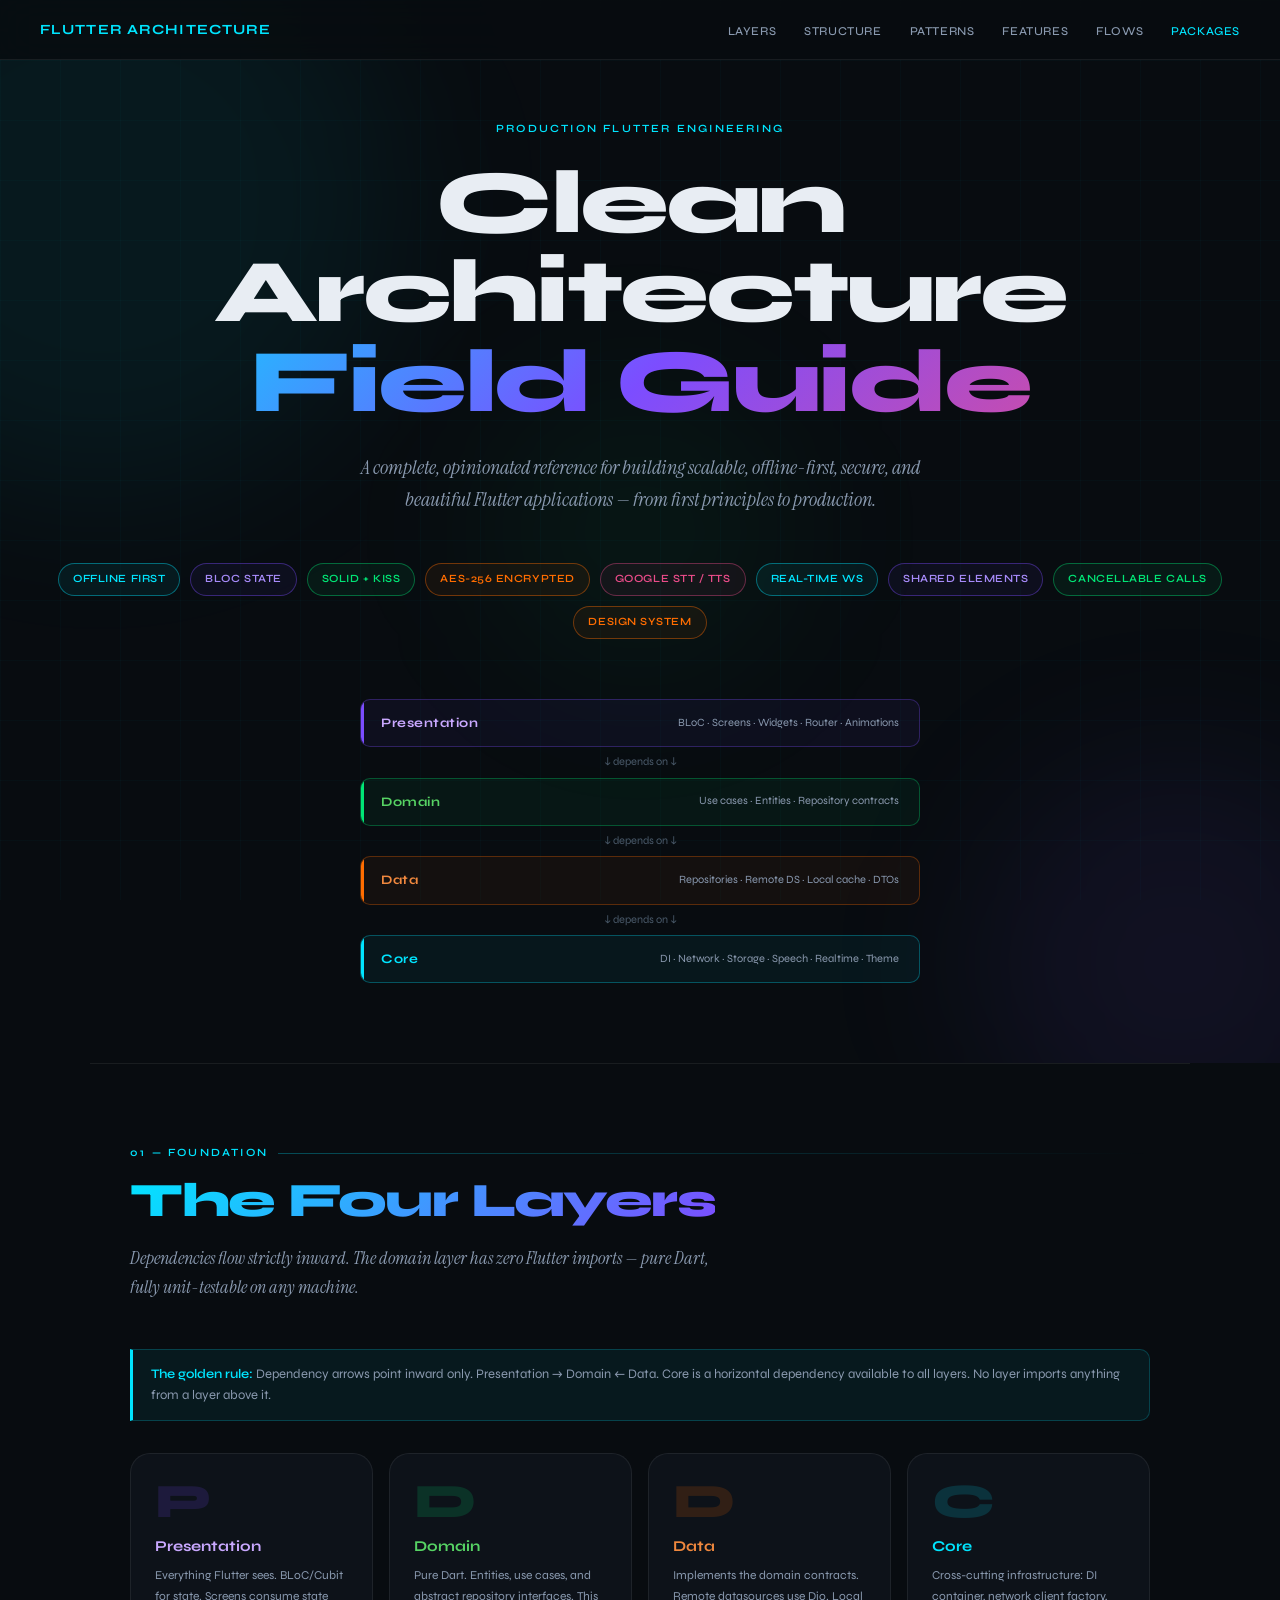
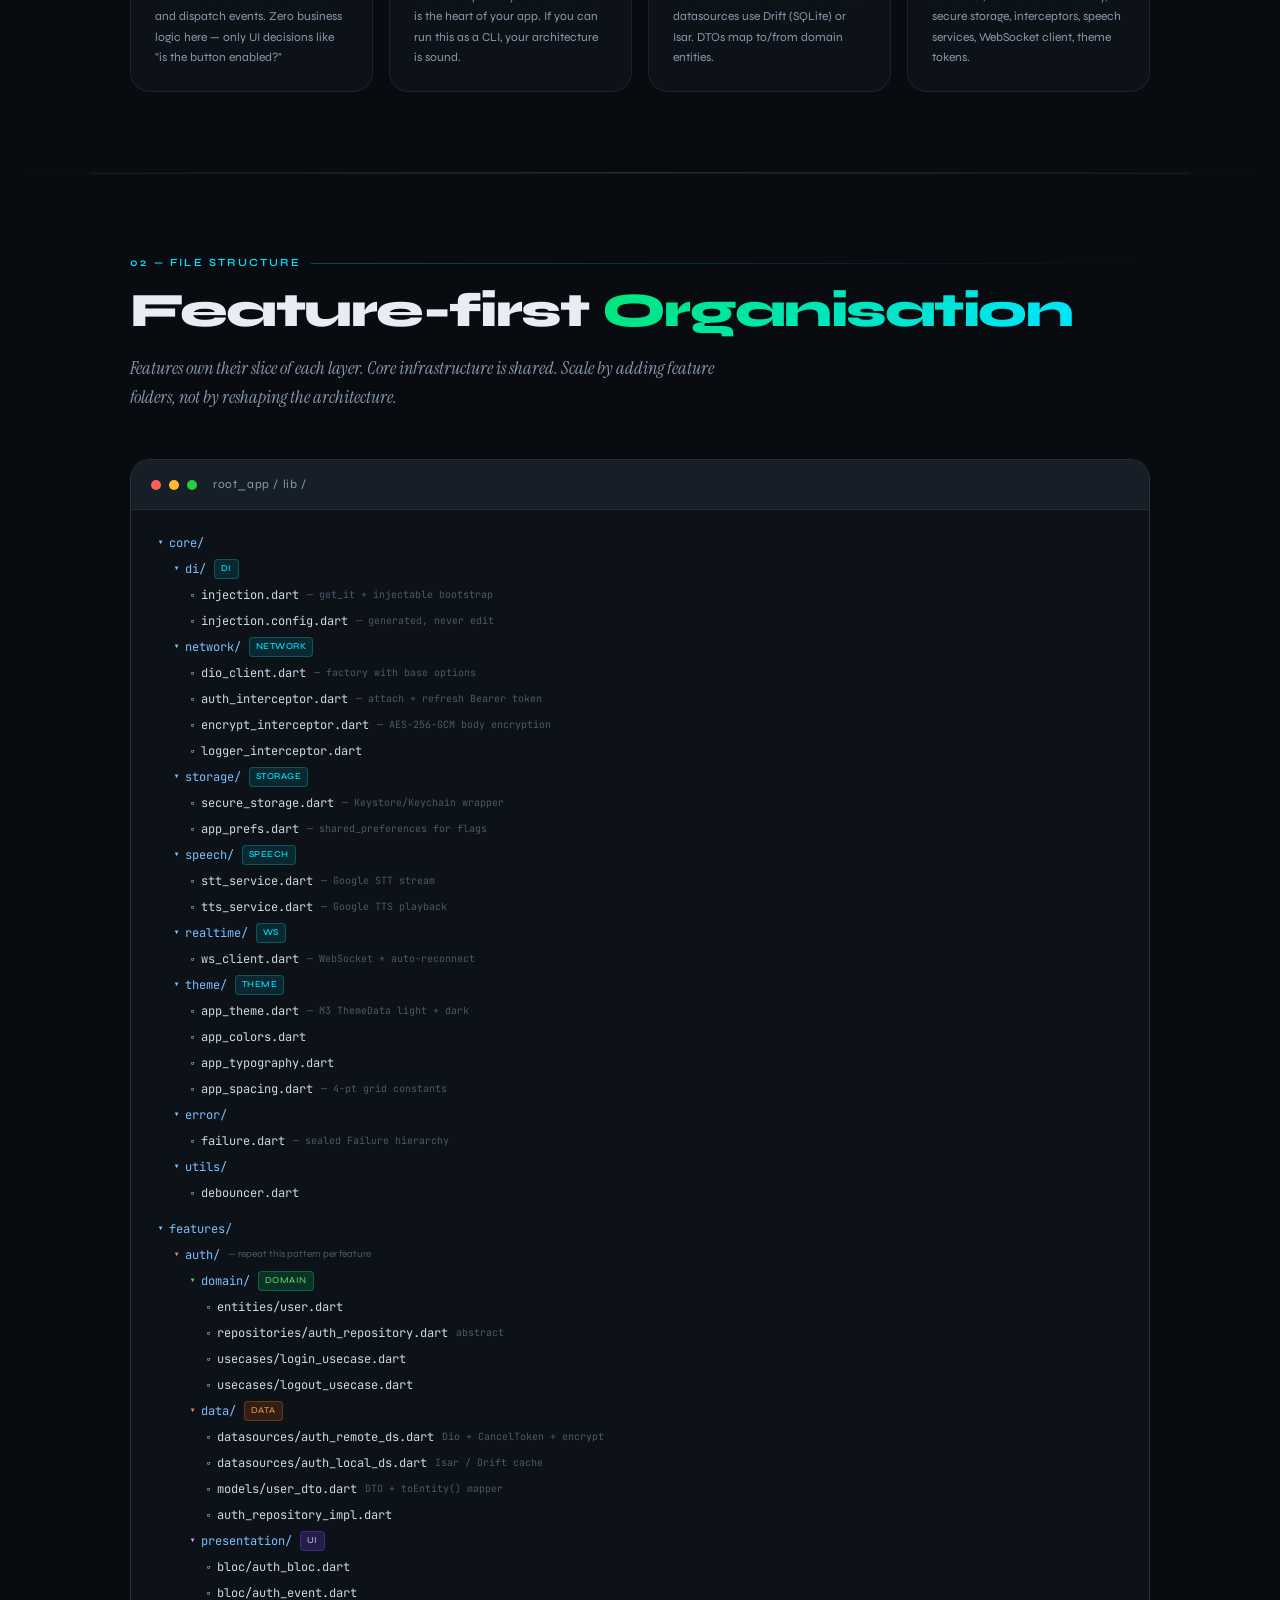
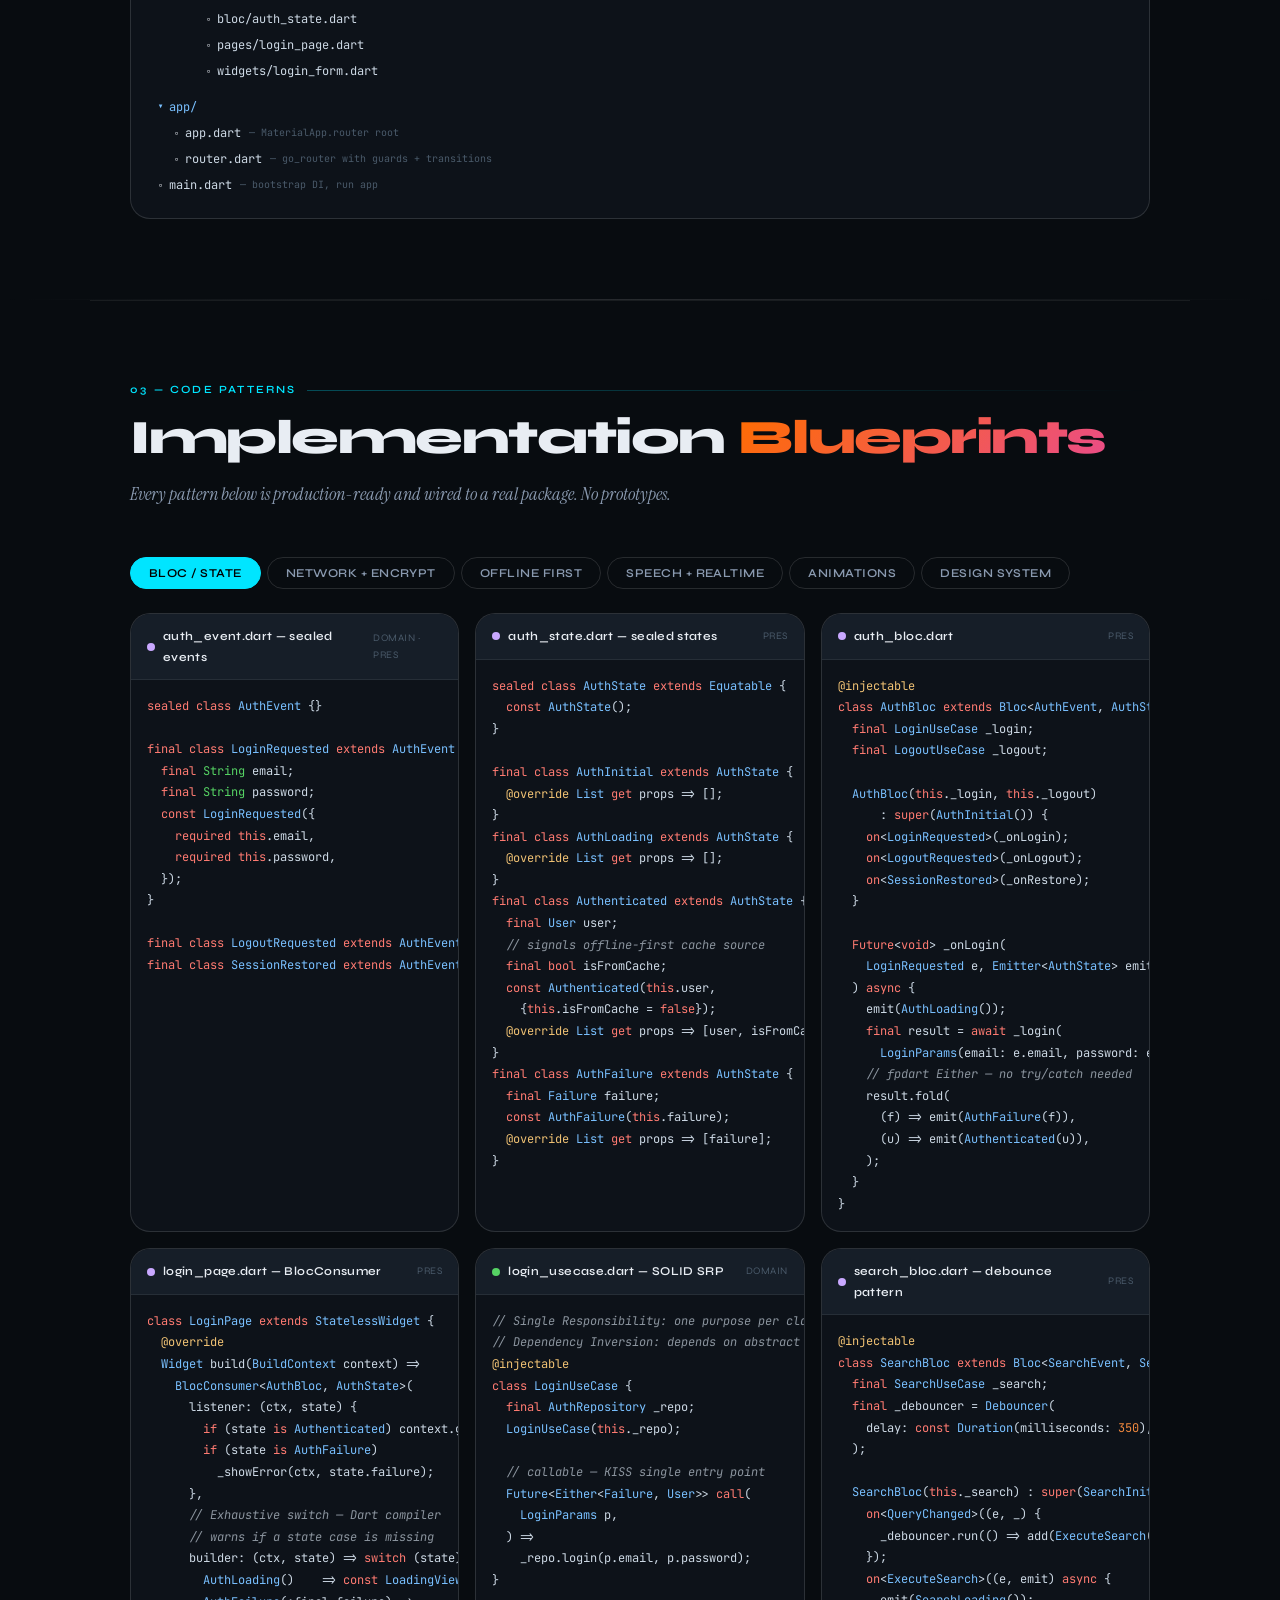
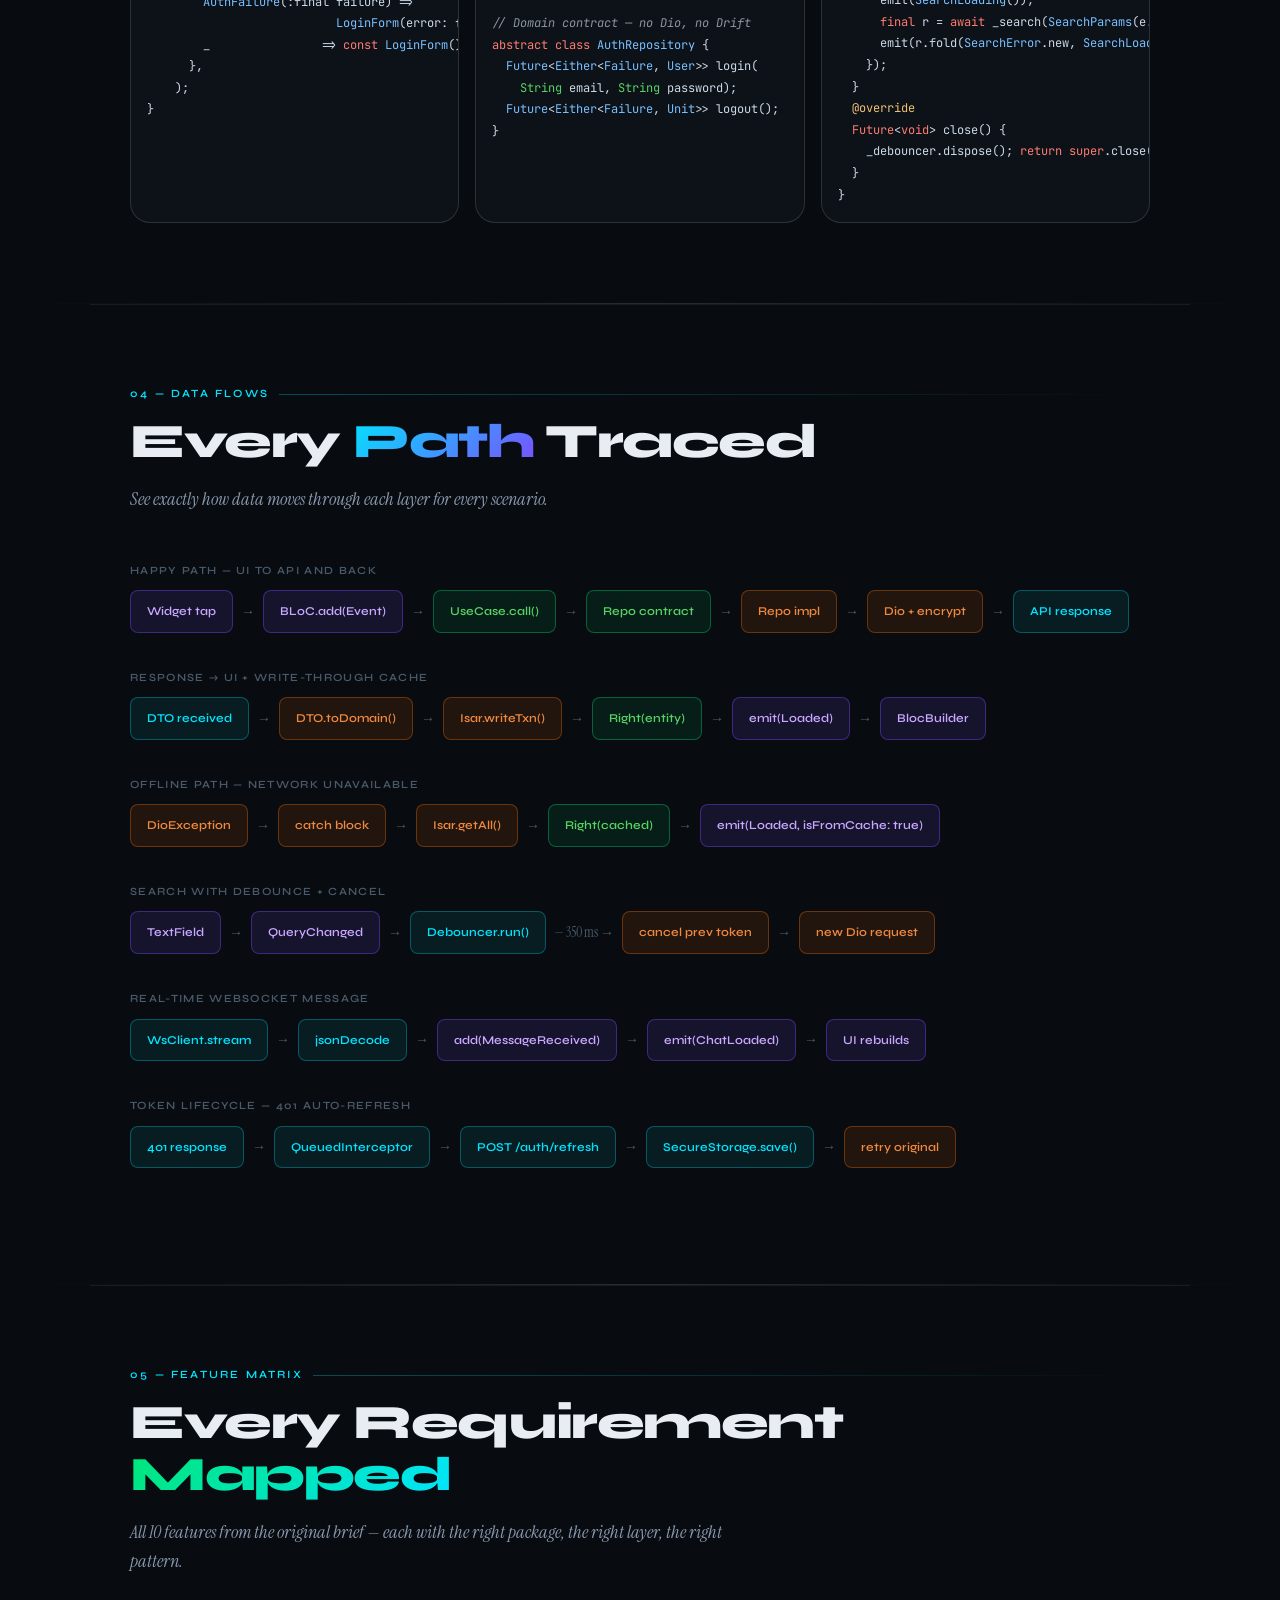
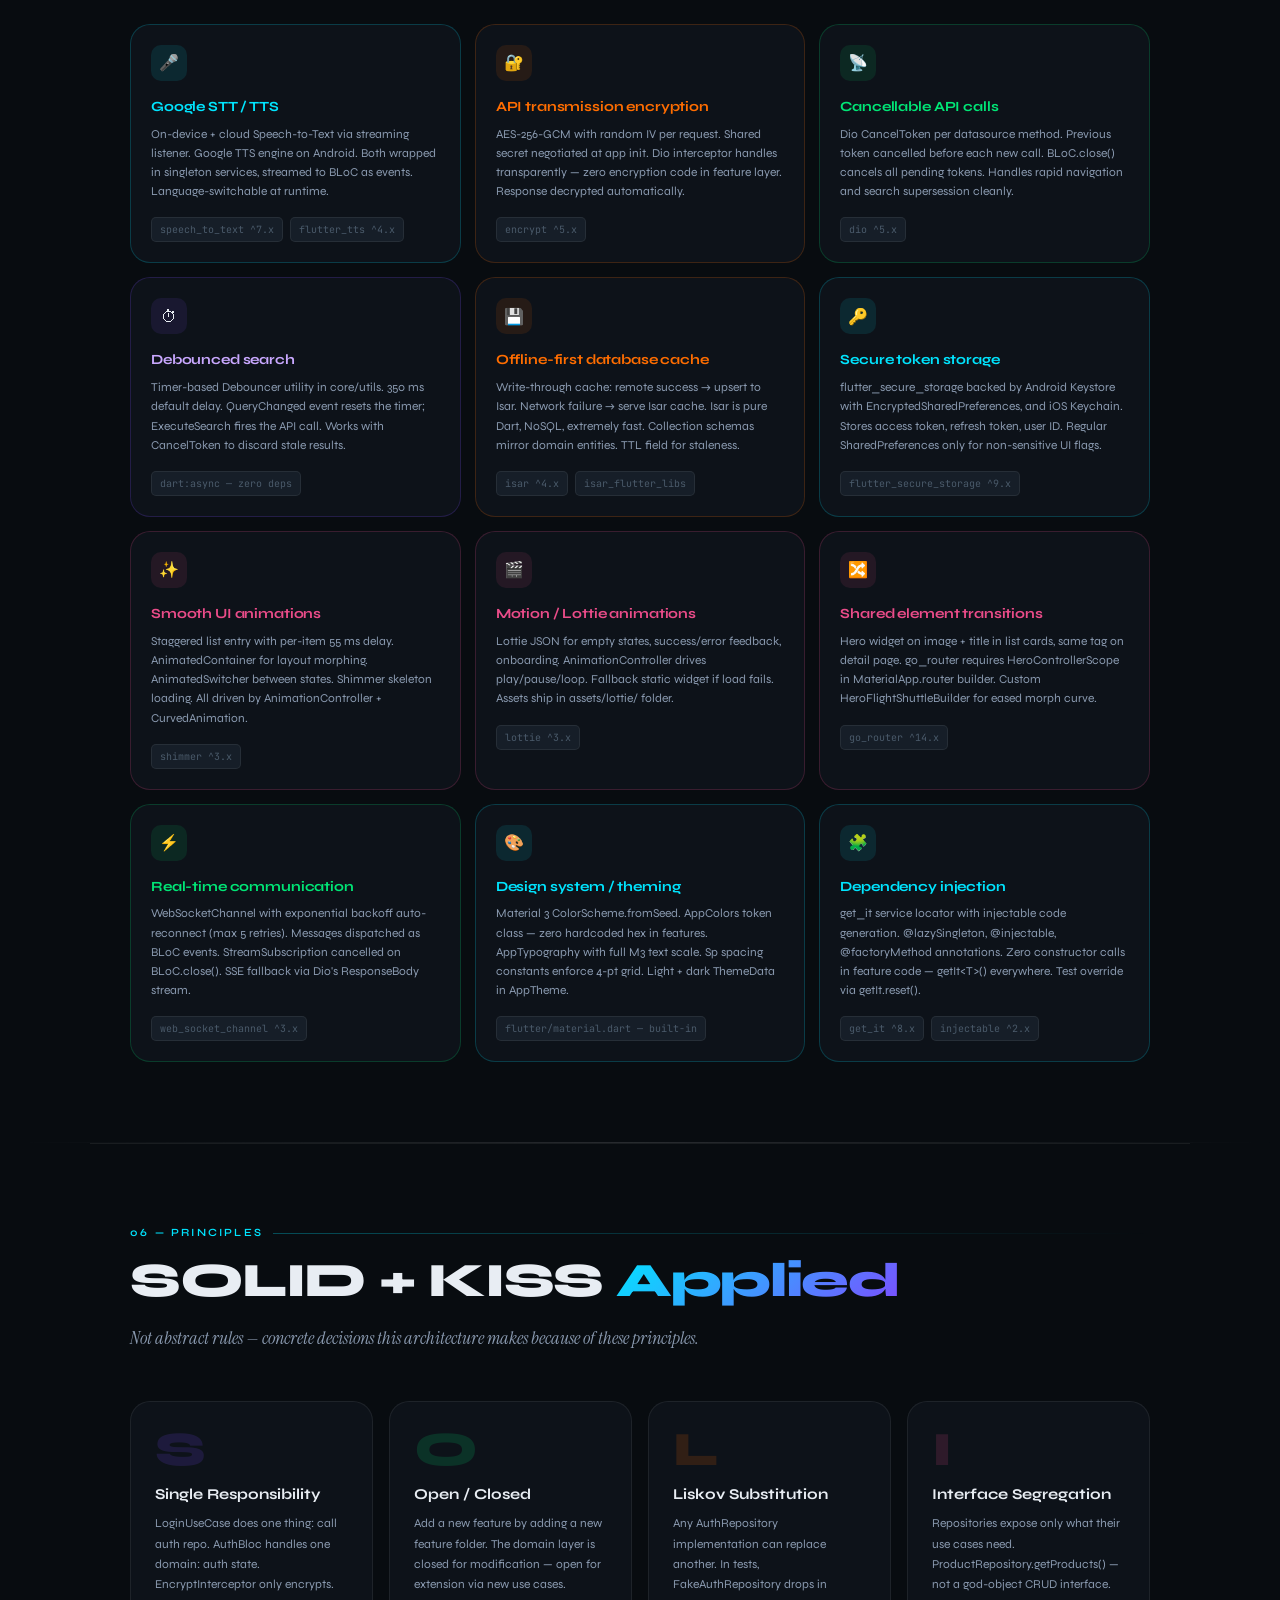
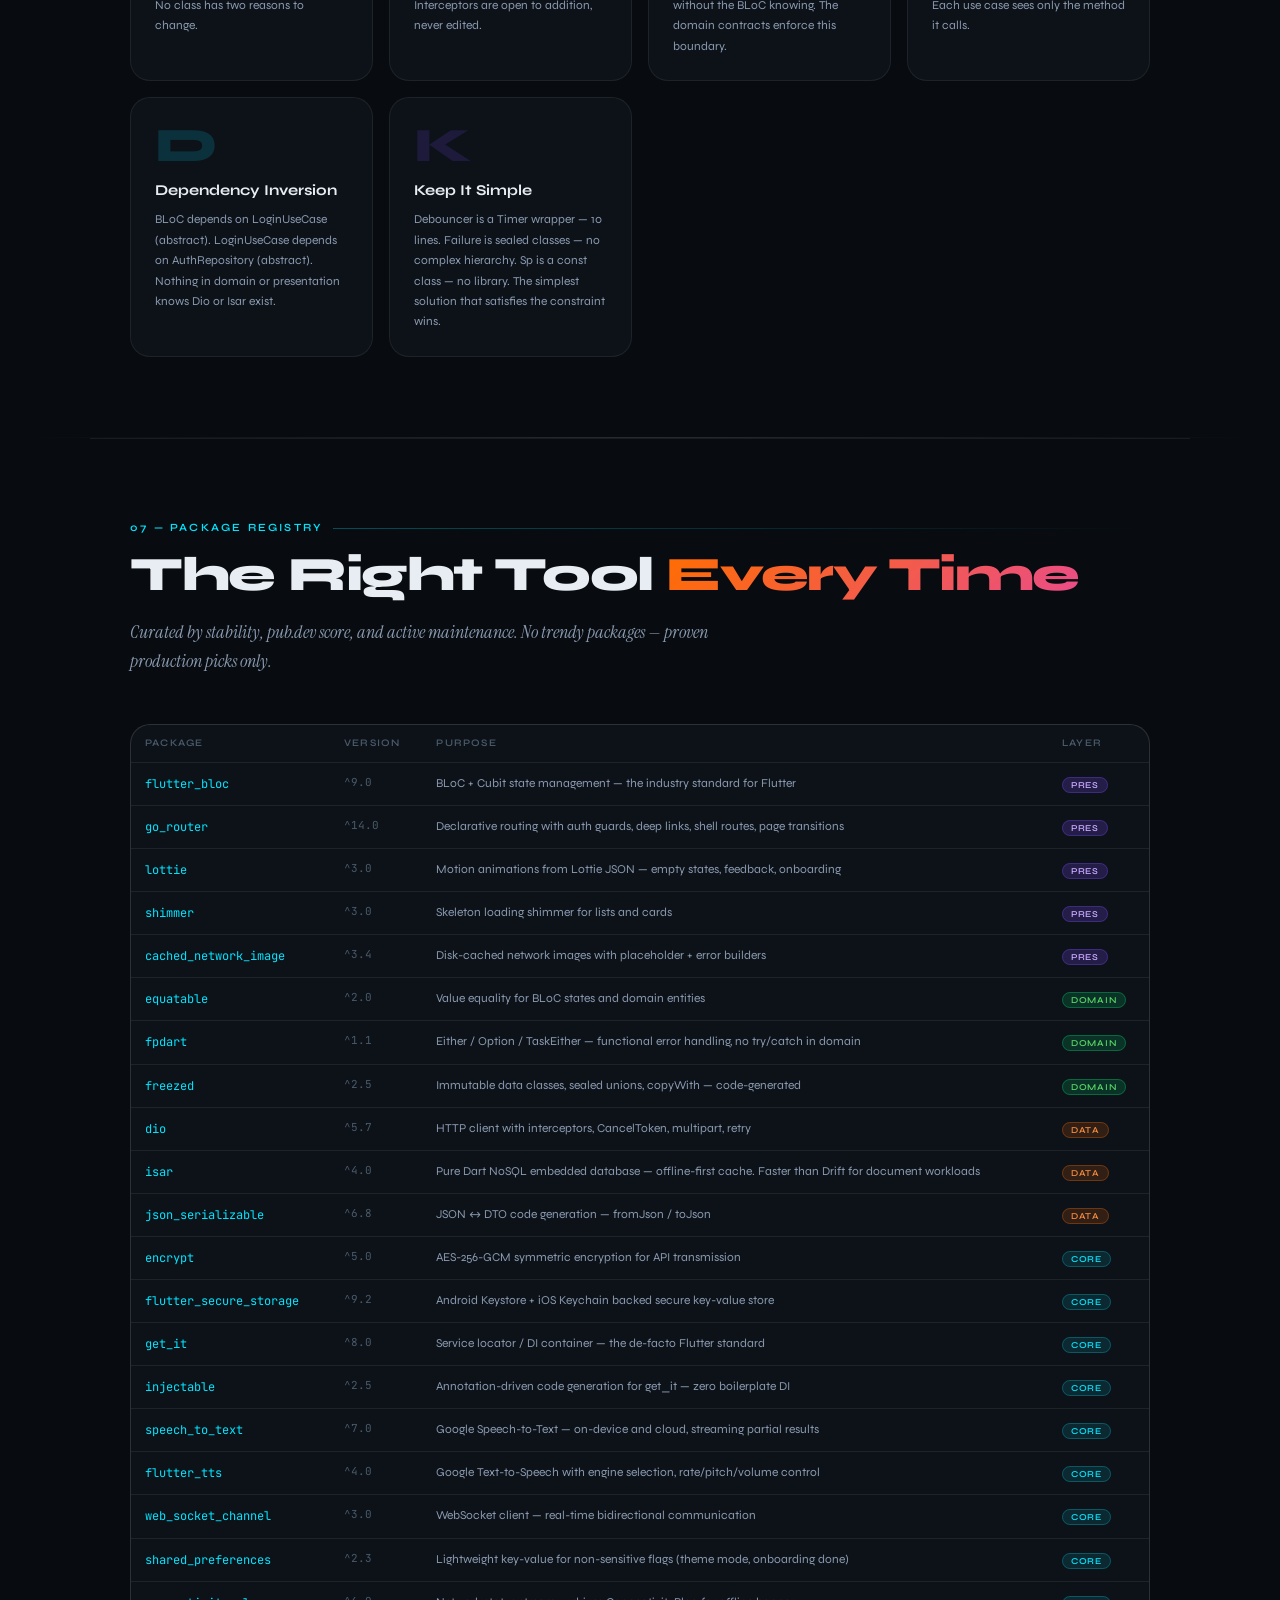
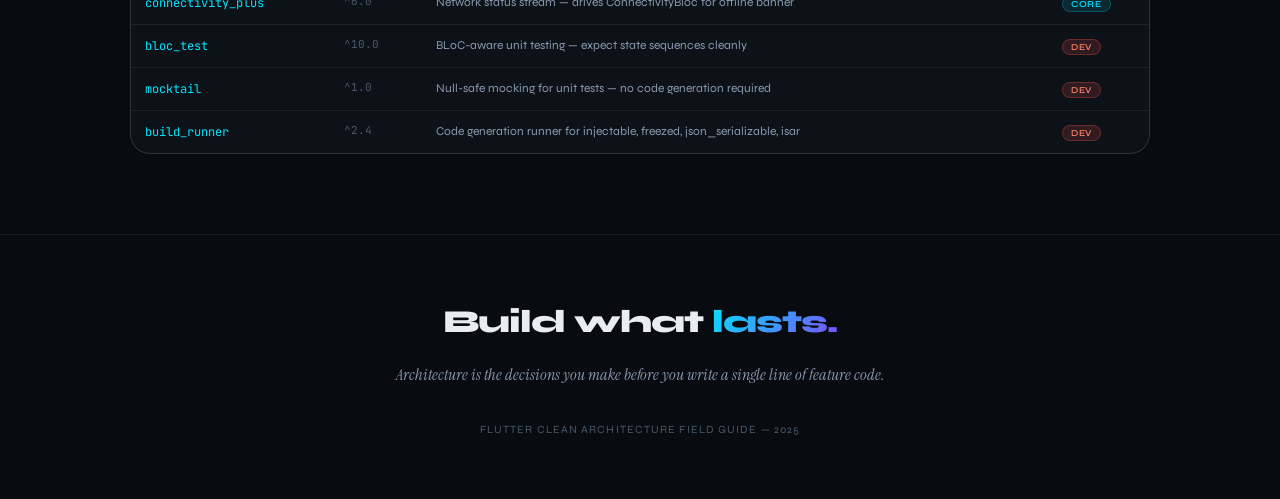
<file: articles/flutter_architecture.html>
<!DOCTYPE html>
<html lang="en">
<head>
<meta charset="UTF-8"/>
<meta name="viewport" content="width=device-width, initial-scale=1.0"/>
<title>Flutter Clean Architecture — The Definitive Guide</title>
<link rel="preconnect" href="https://fonts.googleapis.com"/>
<link rel="preconnect" href="https://fonts.gstatic.com" crossorigin/>
<link href="https://fonts.googleapis.com/css2?family=Syne:wght@400;500;600;700;800&family=JetBrains+Mono:ital,wght@0,300;0,400;0,500;1,300&family=Instrument+Serif:ital@0;1&display=swap" rel="stylesheet"/>
<style>
:root {
  --bg: #080c10;
  --bg2: #0d1219;
  --bg3: #111820;
  --surface: #161e28;
  --surface2: #1c2734;
  --border: rgba(255,255,255,0.07);
  --border2: rgba(255,255,255,0.13);
  --accent: #00e5ff;
  --accent2: #7c4dff;
  --accent3: #00e676;
  --accent4: #ff6d00;
  --accent5: #ea4c89;
  --text: #e8edf3;
  --text2: #8a9ab0;
  --text3: #4a5a6a;
  --font-display: 'Syne', sans-serif;
  --font-body: 'Instrument Serif', serif;
  --font-code: 'JetBrains Mono', monospace;
  --radius: 12px;
  --radius-lg: 20px;
}

*, *::before, *::after { box-sizing: border-box; margin: 0; padding: 0; }

html { scroll-behavior: smooth; }

body {
  background: var(--bg);
  color: var(--text);
  font-family: var(--font-body);
  font-size: 17px;
  line-height: 1.7;
  overflow-x: hidden;
}

/* SCROLLBAR */
::-webkit-scrollbar { width: 4px; }
::-webkit-scrollbar-track { background: var(--bg); }
::-webkit-scrollbar-thumb { background: var(--accent2); border-radius: 2px; }

/* GRID BACKGROUND */
body::before {
  content: '';
  position: fixed;
  inset: 0;
  background-image:
    linear-gradient(rgba(0,229,255,0.025) 1px, transparent 1px),
    linear-gradient(90deg, rgba(0,229,255,0.025) 1px, transparent 1px);
  background-size: 60px 60px;
  pointer-events: none;
  z-index: 0;
}

/* NAV */
nav {
  position: fixed;
  top: 0; left: 0; right: 0;
  z-index: 100;
  background: rgba(8,12,16,0.85);
  backdrop-filter: blur(20px);
  border-bottom: 1px solid var(--border);
  padding: 0 40px;
  height: 60px;
  display: flex;
  align-items: center;
  justify-content: space-between;
}

.nav-logo {
  font-family: var(--font-display);
  font-size: 14px;
  font-weight: 700;
  letter-spacing: 0.08em;
  color: var(--accent);
  text-transform: uppercase;
}

.nav-links {
  display: flex;
  gap: 28px;
  list-style: none;
}

.nav-links a {
  font-family: var(--font-display);
  font-size: 12px;
  font-weight: 500;
  color: var(--text2);
  text-decoration: none;
  letter-spacing: 0.05em;
  text-transform: uppercase;
  transition: color .2s;
}
.nav-links a:hover { color: var(--accent); }

/* HERO */
.hero {
  position: relative;
  min-height: 100vh;
  display: flex;
  flex-direction: column;
  justify-content: center;
  align-items: center;
  text-align: center;
  padding: 120px 40px 80px;
  overflow: hidden;
  z-index: 1;
}

.hero-orb {
  position: absolute;
  border-radius: 50%;
  filter: blur(80px);
  pointer-events: none;
}
.orb1 { width: 600px; height: 600px; background: rgba(0,229,255,0.06); top: -100px; left: -200px; animation: drift1 18s ease-in-out infinite; }
.orb2 { width: 400px; height: 400px; background: rgba(124,77,255,0.08); bottom: -100px; right: -100px; animation: drift2 14s ease-in-out infinite; }
.orb3 { width: 300px; height: 300px; background: rgba(0,230,118,0.05); top: 50%; left: 50%; transform: translate(-50%,-50%); animation: drift3 20s ease-in-out infinite; }

@keyframes drift1 { 0%,100%{transform:translate(0,0)} 50%{transform:translate(60px,40px)} }
@keyframes drift2 { 0%,100%{transform:translate(0,0)} 50%{transform:translate(-40px,-60px)} }
@keyframes drift3 { 0%,100%{transform:translate(-50%,-50%) scale(1)} 50%{transform:translate(-50%,-50%) scale(1.3)} }

.hero-eyebrow {
  font-family: var(--font-display);
  font-size: 11px;
  font-weight: 600;
  letter-spacing: 0.2em;
  text-transform: uppercase;
  color: var(--accent);
  margin-bottom: 20px;
  opacity: 0;
  animation: fadeUp .8s .2s forwards;
}

.hero-title {
  font-family: var(--font-display);
  font-size: clamp(42px, 7vw, 96px);
  font-weight: 800;
  line-height: 1;
  letter-spacing: -0.03em;
  margin-bottom: 24px;
  opacity: 0;
  animation: fadeUp .9s .35s forwards;
}

.hero-title .line1 { display: block; color: var(--text); }
.hero-title .line2 {
  display: block;
  background: linear-gradient(135deg, var(--accent) 0%, var(--accent2) 50%, var(--accent5) 100%);
  -webkit-background-clip: text;
  -webkit-text-fill-color: transparent;
  background-clip: text;
}

.hero-sub {
  font-family: var(--font-body);
  font-style: italic;
  font-size: 20px;
  color: var(--text2);
  max-width: 620px;
  line-height: 1.6;
  margin-bottom: 48px;
  opacity: 0;
  animation: fadeUp .9s .5s forwards;
}

.hero-badges {
  display: flex;
  flex-wrap: wrap;
  gap: 10px;
  justify-content: center;
  margin-bottom: 60px;
  opacity: 0;
  animation: fadeUp .9s .65s forwards;
}

.badge {
  font-family: var(--font-display);
  font-size: 11px;
  font-weight: 600;
  padding: 6px 14px;
  border-radius: 100px;
  border: 1px solid;
  letter-spacing: 0.05em;
  text-transform: uppercase;
  white-space: nowrap;
}

.badge-cyan { border-color: rgba(0,229,255,0.4); color: var(--accent); background: rgba(0,229,255,0.06); }
.badge-purple { border-color: rgba(124,77,255,0.4); color: #a78bfa; background: rgba(124,77,255,0.06); }
.badge-green { border-color: rgba(0,230,118,0.4); color: var(--accent3); background: rgba(0,230,118,0.06); }
.badge-orange { border-color: rgba(255,109,0,0.4); color: var(--accent4); background: rgba(255,109,0,0.06); }
.badge-pink { border-color: rgba(234,76,137,0.4); color: var(--accent5); background: rgba(234,76,137,0.06); }

/* LAYER DIAGRAM */
.layer-diagram {
  display: flex;
  flex-direction: column;
  gap: 4px;
  width: 100%;
  max-width: 560px;
  opacity: 0;
  animation: fadeUp .9s .8s forwards;
}

.layer-bar {
  display: flex;
  align-items: center;
  gap: 12px;
  padding: 12px 20px;
  border-radius: 10px;
  border: 1px solid;
  cursor: default;
  transition: transform .2s, border-color .2s;
  position: relative;
  overflow: hidden;
}
.layer-bar::before {
  content: '';
  position: absolute;
  left: 0; top: 0; bottom: 0;
  width: 3px;
}
.layer-bar:hover { transform: translateX(6px); }

.lb-pres { border-color: rgba(124,77,255,0.3); background: rgba(124,77,255,0.06); }
.lb-pres::before { background: var(--accent2); }
.lb-domain { border-color: rgba(0,230,118,0.3); background: rgba(0,230,118,0.05); }
.lb-domain::before { background: var(--accent3); }
.lb-data { border-color: rgba(255,109,0,0.3); background: rgba(255,109,0,0.05); }
.lb-data::before { background: var(--accent4); }
.lb-core { border-color: rgba(0,229,255,0.3); background: rgba(0,229,255,0.05); }
.lb-core::before { background: var(--accent); }

.lb-name {
  font-family: var(--font-display);
  font-size: 13px;
  font-weight: 700;
  letter-spacing: 0.04em;
}
.lb-desc {
  font-family: var(--font-display);
  font-size: 11px;
  color: var(--text2);
  margin-left: auto;
}

@keyframes fadeUp {
  from { opacity: 0; transform: translateY(24px); }
  to { opacity: 1; transform: translateY(0); }
}

/* MAIN CONTENT */
main { position: relative; z-index: 1; }

.section {
  max-width: 1100px;
  margin: 0 auto;
  padding: 80px 40px;
  border-top: 1px solid var(--border);
}

.section-label {
  font-family: var(--font-display);
  font-size: 11px;
  font-weight: 600;
  letter-spacing: 0.2em;
  text-transform: uppercase;
  color: var(--accent);
  margin-bottom: 12px;
  display: flex;
  align-items: center;
  gap: 10px;
}
.section-label::after {
  content: '';
  flex: 1;
  height: 1px;
  background: linear-gradient(90deg, var(--accent), transparent);
  opacity: 0.3;
}

.section-title {
  font-family: var(--font-display);
  font-size: clamp(28px, 4vw, 48px);
  font-weight: 800;
  letter-spacing: -0.03em;
  line-height: 1.1;
  margin-bottom: 16px;
}

.section-intro {
  font-family: var(--font-body);
  font-style: italic;
  color: var(--text2);
  font-size: 18px;
  max-width: 600px;
  margin-bottom: 48px;
  line-height: 1.6;
}

/* FILE TREE */
.filetree-wrap {
  background: var(--bg2);
  border: 1px solid var(--border2);
  border-radius: var(--radius-lg);
  overflow: hidden;
  font-family: var(--font-code);
}

.filetree-header {
  background: var(--surface);
  padding: 14px 20px;
  display: flex;
  align-items: center;
  gap: 8px;
  border-bottom: 1px solid var(--border);
}
.ft-dot { width: 10px; height: 10px; border-radius: 50%; }
.ft-dot:nth-child(1) { background: #ff5f57; }
.ft-dot:nth-child(2) { background: #ffbd2e; }
.ft-dot:nth-child(3) { background: #28c840; }
.ft-title {
  font-family: var(--font-display);
  font-size: 12px;
  color: var(--text2);
  margin-left: 8px;
  letter-spacing: 0.05em;
}

.filetree-body { padding: 20px; overflow-x: auto; }

.ft-row {
  display: flex;
  align-items: center;
  height: 26px;
  border-radius: 6px;
  padding: 0 6px;
  transition: background .15s;
  cursor: default;
}
.ft-row:hover { background: rgba(255,255,255,0.04); }
.ft-row.clickable { cursor: pointer; }
.ft-row.clickable:hover { background: rgba(0,229,255,0.06); }

.ft-icon { font-size: 12px; margin-right: 5px; flex-shrink: 0; }
.ft-label { font-size: 12px; }
.ft-label.dir { color: #79c0ff; }
.ft-label.dart-file { color: #cdd9e5; }
.ft-label.config { color: #8b949e; }
.ft-tag {
  margin-left: 8px;
  font-size: 9px;
  padding: 1px 6px;
  border-radius: 4px;
  font-weight: 500;
  font-family: var(--font-display);
  letter-spacing: 0.05em;
  text-transform: uppercase;
}
.tag-pres { background: rgba(124,77,255,0.2); color: #c9a8ff; border: 1px solid rgba(124,77,255,0.3); }
.tag-domain { background: rgba(0,230,118,0.15); color: #56d364; border: 1px solid rgba(0,230,118,0.3); }
.tag-data { background: rgba(255,109,0,0.15); color: #f0883e; border: 1px solid rgba(255,109,0,0.3); }
.tag-core { background: rgba(0,229,255,0.1); color: var(--accent); border: 1px solid rgba(0,229,255,0.25); }

/* CODE CARDS GRID */
.code-grid {
  display: grid;
  grid-template-columns: repeat(auto-fit, minmax(320px, 1fr));
  gap: 16px;
}

.code-card {
  background: var(--bg2);
  border: 1px solid var(--border2);
  border-radius: var(--radius-lg);
  overflow: hidden;
  transition: border-color .2s, transform .2s;
  position: relative;
}
.code-card::before {
  content: '';
  position: absolute;
  top: 0; left: 0; right: 0;
  height: 2px;
  opacity: 0;
  transition: opacity .2s;
}
.code-card:hover { border-color: rgba(255,255,255,0.18); transform: translateY(-2px); }
.code-card:hover::before { opacity: 1; }

.cc-pres::before { background: linear-gradient(90deg, var(--accent2), transparent); }
.cc-data::before { background: linear-gradient(90deg, var(--accent4), transparent); }
.cc-core::before { background: linear-gradient(90deg, var(--accent), transparent); }
.cc-domain::before { background: linear-gradient(90deg, var(--accent3), transparent); }
.cc-anim::before { background: linear-gradient(90deg, var(--accent5), transparent); }

.cc-head {
  padding: 12px 16px;
  border-bottom: 1px solid var(--border);
  display: flex;
  align-items: center;
  gap: 8px;
  background: var(--surface);
}
.cc-dot { width: 8px; height: 8px; border-radius: 50%; flex-shrink: 0; }
.cc-title { font-family: var(--font-display); font-size: 12px; font-weight: 600; color: var(--text); letter-spacing: 0.03em; }
.cc-sub { font-family: var(--font-display); font-size: 10px; color: var(--text3); margin-left: auto; letter-spacing: 0.05em; text-transform: uppercase; }

pre {
  padding: 16px;
  font-family: var(--font-code);
  font-size: 12px;
  line-height: 1.8;
  overflow-x: auto;
  color: #cdd9e5;
  white-space: pre;
  background: transparent;
}

/* SYNTAX COLORS */
.kw { color: #ff7b72; }
.cls { color: #79c0ff; }
.str { color: #a5d6ff; }
.fn { color: #d2a8ff; }
.cmt { color: #8b949e; font-style: italic; }
.ann { color: #f0c274; }
.typ { color: #56d364; }
.num { color: #f0883e; }
.op  { color: #cdd9e5; }

/* FEATURE MATRIX */
.feat-grid {
  display: grid;
  grid-template-columns: repeat(auto-fit, minmax(280px, 1fr));
  gap: 14px;
}

.feat-card {
  background: var(--bg2);
  border: 1px solid var(--border);
  border-radius: var(--radius-lg);
  padding: 20px;
  transition: border-color .2s, background .2s;
  position: relative;
  overflow: hidden;
}
.feat-card::after {
  content: '';
  position: absolute;
  bottom: 0; right: 0;
  width: 80px; height: 80px;
  border-radius: 50%;
  opacity: 0.04;
  transition: opacity .2s;
}
.feat-card:hover { border-color: var(--border2); }
.feat-card:hover::after { opacity: 0.08; }

.fc-icon {
  width: 36px; height: 36px;
  border-radius: 10px;
  display: flex; align-items: center; justify-content: center;
  font-size: 16px;
  margin-bottom: 14px;
}
.fc-title {
  font-family: var(--font-display);
  font-size: 14px;
  font-weight: 700;
  margin-bottom: 6px;
  letter-spacing: -0.01em;
}
.fc-desc {
  font-family: var(--font-display);
  font-size: 12px;
  color: var(--text2);
  line-height: 1.6;
  margin-bottom: 12px;
}
.fc-pkg {
  font-family: var(--font-code);
  font-size: 10px;
  color: var(--text3);
  padding: 3px 8px;
  background: var(--surface);
  border-radius: 5px;
  display: inline-block;
  border: 1px solid var(--border);
}

/* FLOW DIAGRAM */
.flow-section {
  margin-bottom: 28px;
}
.flow-label {
  font-family: var(--font-display);
  font-size: 11px;
  font-weight: 600;
  letter-spacing: 0.12em;
  text-transform: uppercase;
  color: var(--text3);
  margin-bottom: 10px;
}
.flow-row {
  display: flex;
  align-items: center;
  gap: 0;
  overflow-x: auto;
  padding-bottom: 8px;
}
.flow-box {
  flex-shrink: 0;
  padding: 10px 16px;
  border-radius: 8px;
  border: 1px solid;
  font-family: var(--font-display);
  font-size: 12px;
  font-weight: 600;
  text-align: center;
  white-space: nowrap;
  min-width: 80px;
  position: relative;
}
.flow-arr {
  flex-shrink: 0;
  display: flex;
  align-items: center;
  padding: 0 8px;
  color: var(--text3);
  font-size: 14px;
}
.fb-pres { background: rgba(124,77,255,0.12); border-color: rgba(124,77,255,0.4); color: #c9a8ff; }
.fb-domain { background: rgba(0,230,118,0.08); border-color: rgba(0,230,118,0.35); color: #56d364; }
.fb-data { background: rgba(255,109,0,0.1); border-color: rgba(255,109,0,0.35); color: #f0883e; }
.fb-core { background: rgba(0,229,255,0.08); border-color: rgba(0,229,255,0.3); color: var(--accent); }

/* TABS */
.tab-nav {
  display: flex;
  gap: 6px;
  flex-wrap: wrap;
  margin-bottom: 24px;
}
.tab-btn {
  font-family: var(--font-display);
  font-size: 12px;
  font-weight: 600;
  padding: 8px 18px;
  border-radius: 100px;
  border: 1px solid var(--border2);
  background: transparent;
  color: var(--text2);
  cursor: pointer;
  letter-spacing: 0.04em;
  text-transform: uppercase;
  transition: all .2s;
}
.tab-btn:hover { background: var(--surface); color: var(--text); }
.tab-btn.active { background: var(--accent); color: #000; border-color: var(--accent); }
.tab-panel { display: none; }
.tab-panel.active { display: block; }

/* PRINCIPLE CARDS */
.principle-grid {
  display: grid;
  grid-template-columns: repeat(auto-fit, minmax(240px, 1fr));
  gap: 16px;
}
.p-card {
  background: var(--bg2);
  border: 1px solid var(--border);
  border-radius: var(--radius-lg);
  padding: 24px;
  transition: border-color .2s;
}
.p-card:hover { border-color: var(--border2); }
.p-letter {
  font-family: var(--font-display);
  font-size: 48px;
  font-weight: 800;
  line-height: 1;
  margin-bottom: 8px;
  opacity: 0.15;
}
.p-title {
  font-family: var(--font-display);
  font-size: 15px;
  font-weight: 700;
  margin-bottom: 6px;
}
.p-desc {
  font-family: var(--font-display);
  font-size: 12px;
  color: var(--text2);
  line-height: 1.7;
}

/* PACKAGE TABLE */
.pkg-table {
  width: 100%;
  border-collapse: collapse;
  font-family: var(--font-display);
  font-size: 13px;
}
.pkg-table th {
  text-align: left;
  padding: 10px 14px;
  color: var(--text3);
  font-size: 10px;
  letter-spacing: 0.12em;
  text-transform: uppercase;
  border-bottom: 1px solid var(--border);
  font-weight: 600;
}
.pkg-table td {
  padding: 10px 14px;
  border-bottom: 1px solid var(--border);
  vertical-align: top;
}
.pkg-table tr:last-child td { border-bottom: none; }
.pkg-table tr:hover td { background: rgba(255,255,255,0.02); }
.pkg-name { font-family: var(--font-code); font-size: 12px; color: var(--accent); }
.pkg-version { font-family: var(--font-code); font-size: 11px; color: var(--text3); }
.pkg-desc { color: var(--text2); font-size: 12px; }
.layer-pill {
  font-size: 9px;
  padding: 2px 8px;
  border-radius: 100px;
  font-weight: 600;
  text-transform: uppercase;
  letter-spacing: 0.08em;
  white-space: nowrap;
}

/* SECTION DIVIDER */
.divider {
  height: 1px;
  background: linear-gradient(90deg, transparent, var(--border2), transparent);
  margin: 0;
}

/* SCROLL REVEAL */
.reveal {
  opacity: 0;
  transform: translateY(30px);
  transition: opacity .7s ease, transform .7s ease;
}
.reveal.visible { opacity: 1; transform: translateY(0); }

/* INLINE NOTE */
.note-box {
  background: rgba(0,229,255,0.06);
  border: 1px solid rgba(0,229,255,0.2);
  border-left: 3px solid var(--accent);
  border-radius: 0 10px 10px 0;
  padding: 14px 18px;
  font-family: var(--font-display);
  font-size: 13px;
  color: var(--text2);
  margin: 20px 0;
  line-height: 1.6;
}
.note-box strong { color: var(--accent); font-weight: 600; }

/* FOOTER */
footer {
  position: relative;
  z-index: 1;
  text-align: center;
  padding: 60px 40px;
  border-top: 1px solid var(--border);
}
.footer-title {
  font-family: var(--font-display);
  font-size: 32px;
  font-weight: 800;
  letter-spacing: -0.03em;
  margin-bottom: 12px;
}
.footer-sub {
  font-family: var(--font-body);
  font-style: italic;
  color: var(--text2);
  font-size: 16px;
  margin-bottom: 32px;
}
.footer-copy {
  font-family: var(--font-display);
  font-size: 11px;
  color: var(--text3);
  letter-spacing: 0.1em;
  text-transform: uppercase;
}

/* HIGHLIGHT GRADIENT TEXT */
.grad-text {
  background: linear-gradient(135deg, var(--accent), var(--accent2));
  -webkit-background-clip: text;
  -webkit-text-fill-color: transparent;
  background-clip: text;
}
.grad-text-green {
  background: linear-gradient(135deg, var(--accent3), var(--accent));
  -webkit-background-clip: text;
  -webkit-text-fill-color: transparent;
  background-clip: text;
}
.grad-text-orange {
  background: linear-gradient(135deg, var(--accent4), var(--accent5));
  -webkit-background-clip: text;
  -webkit-text-fill-color: transparent;
  background-clip: text;
}

/* RESPONSIVE */
@media (max-width: 700px) {
  nav { padding: 0 16px; }
  .nav-links { display: none; }
  .hero { padding: 100px 20px 60px; }
  .section { padding: 60px 20px; }
  .code-grid { grid-template-columns: 1fr; }
}
</style>
</head>
<body>

<nav>
  <div class="nav-logo">Flutter Architecture</div>
  <ul class="nav-links">
    <li><a href="#architecture">Layers</a></li>
    <li><a href="#structure">Structure</a></li>
    <li><a href="#patterns">Patterns</a></li>
    <li><a href="#features">Features</a></li>
    <li><a href="#flows">Flows</a></li>
    <li><a href="#packages">Packages</a></li>
  </ul>
</nav>

<!-- HERO -->
<section class="hero">
  <div class="hero-orb orb1"></div>
  <div class="hero-orb orb2"></div>
  <div class="hero-orb orb3"></div>

  <p class="hero-eyebrow">Production Flutter Engineering</p>
  <h1 class="hero-title">
    <span class="line1">Clean Architecture</span>
    <span class="line2">Field Guide</span>
  </h1>
  <p class="hero-sub">A complete, opinionated reference for building scalable, offline-first, secure, and beautiful Flutter applications — from first principles to production.</p>

  <div class="hero-badges">
    <span class="badge badge-cyan">Offline First</span>
    <span class="badge badge-purple">BLoC State</span>
    <span class="badge badge-green">SOLID + KISS</span>
    <span class="badge badge-orange">AES-256 Encrypted</span>
    <span class="badge badge-pink">Google STT / TTS</span>
    <span class="badge badge-cyan">Real-time WS</span>
    <span class="badge badge-purple">Shared Elements</span>
    <span class="badge badge-green">Cancellable Calls</span>
    <span class="badge badge-orange">Design System</span>
  </div>

  <div class="layer-diagram">
    <div class="layer-bar lb-pres">
      <span class="lb-name" style="color:#c9a8ff">Presentation</span>
      <span class="lb-desc">BLoC · Screens · Widgets · Router · Animations</span>
    </div>
    <div style="text-align:center;font-size:11px;color:var(--text3);padding:2px 0;font-family:var(--font-display)">↓ depends on ↓</div>
    <div class="layer-bar lb-domain">
      <span class="lb-name" style="color:#56d364">Domain</span>
      <span class="lb-desc">Use cases · Entities · Repository contracts</span>
    </div>
    <div style="text-align:center;font-size:11px;color:var(--text3);padding:2px 0;font-family:var(--font-display)">↓ depends on ↓</div>
    <div class="layer-bar lb-data">
      <span class="lb-name" style="color:#f0883e">Data</span>
      <span class="lb-desc">Repositories · Remote DS · Local cache · DTOs</span>
    </div>
    <div style="text-align:center;font-size:11px;color:var(--text3);padding:2px 0;font-family:var(--font-display)">↓ depends on ↓</div>
    <div class="layer-bar lb-core">
      <span class="lb-name" style="color:var(--accent)">Core</span>
      <span class="lb-desc">DI · Network · Storage · Speech · Realtime · Theme</span>
    </div>
  </div>
</section>

<main>

<!-- ARCHITECTURE -->
<section class="section reveal" id="architecture">
  <p class="section-label">01 — Foundation</p>
  <h2 class="section-title"><span class="grad-text">The Four Layers</span></h2>
  <p class="section-intro">Dependencies flow strictly inward. The domain layer has zero Flutter imports — pure Dart, fully unit-testable on any machine.</p>

  <div class="note-box">
    <strong>The golden rule:</strong> Dependency arrows point inward only. Presentation → Domain ← Data. Core is a horizontal dependency available to all layers. No layer imports anything from a layer above it.
  </div>

  <div class="principle-grid reveal" style="margin-top: 32px;">
    <div class="p-card">
      <div class="p-letter" style="color:var(--accent2)">P</div>
      <div class="p-title" style="color:#c9a8ff">Presentation</div>
      <div class="p-desc">Everything Flutter sees. BLoC/Cubit for state. Screens consume state and dispatch events. Zero business logic here — only UI decisions like "is the button enabled?"</div>
    </div>
    <div class="p-card">
      <div class="p-letter" style="color:var(--accent3)">D</div>
      <div class="p-title" style="color:#56d364">Domain</div>
      <div class="p-desc">Pure Dart. Entities, use cases, and abstract repository interfaces. This is the heart of your app. If you can run this as a CLI, your architecture is sound.</div>
    </div>
    <div class="p-card">
      <div class="p-letter" style="color:var(--accent4)">D</div>
      <div class="p-title" style="color:#f0883e">Data</div>
      <div class="p-desc">Implements the domain contracts. Remote datasources use Dio. Local datasources use Drift (SQLite) or Isar. DTOs map to/from domain entities.</div>
    </div>
    <div class="p-card">
      <div class="p-letter" style="color:var(--accent)">C</div>
      <div class="p-title" style="color:var(--accent)">Core</div>
      <div class="p-desc">Cross-cutting infrastructure: DI container, network client factory, secure storage, interceptors, speech services, WebSocket client, theme tokens.</div>
    </div>
  </div>
</section>

<div class="divider"></div>

<!-- FILE STRUCTURE -->
<section class="section reveal" id="structure">
  <p class="section-label">02 — File Structure</p>
  <h2 class="section-title">Feature-first <span class="grad-text-green">Organisation</span></h2>
  <p class="section-intro">Features own their slice of each layer. Core infrastructure is shared. Scale by adding feature folders, not by reshaping the architecture.</p>

  <div class="filetree-wrap reveal">
    <div class="filetree-header">
      <span class="ft-dot"></span><span class="ft-dot"></span><span class="ft-dot"></span>
      <span class="ft-title">root_app / lib /</span>
    </div>
    <div class="filetree-body">

      <div class="ft-row"><span style="width:0px;display:inline-block"></span><span class="ft-icon" style="color:#79c0ff">▾</span><span class="ft-label dir">core/</span></div>

      <div class="ft-row"><span style="width:16px;display:inline-block"></span><span class="ft-icon" style="color:#79c0ff">▾</span><span class="ft-label dir">di/</span><span class="ft-tag tag-core">DI</span></div>
      <div class="ft-row"><span style="width:32px;display:inline-block"></span><span class="ft-icon">◦</span><span class="ft-label dart-file">injection.dart</span><span style="margin-left:8px;font-size:10px;color:var(--text3);font-family:var(--font-code)">— get_it + injectable bootstrap</span></div>
      <div class="ft-row"><span style="width:32px;display:inline-block"></span><span class="ft-icon">◦</span><span class="ft-label dart-file">injection.config.dart</span><span style="margin-left:8px;font-size:10px;color:var(--text3);font-family:var(--font-code)">— generated, never edit</span></div>

      <div class="ft-row"><span style="width:16px;display:inline-block"></span><span class="ft-icon" style="color:#79c0ff">▾</span><span class="ft-label dir">network/</span><span class="ft-tag tag-core">Network</span></div>
      <div class="ft-row"><span style="width:32px;display:inline-block"></span><span class="ft-icon">◦</span><span class="ft-label dart-file">dio_client.dart</span><span style="margin-left:8px;font-size:10px;color:var(--text3);font-family:var(--font-code)">— factory with base options</span></div>
      <div class="ft-row"><span style="width:32px;display:inline-block"></span><span class="ft-icon">◦</span><span class="ft-label dart-file">auth_interceptor.dart</span><span style="margin-left:8px;font-size:10px;color:var(--text3);font-family:var(--font-code)">— attach + refresh Bearer token</span></div>
      <div class="ft-row"><span style="width:32px;display:inline-block"></span><span class="ft-icon">◦</span><span class="ft-label dart-file">encrypt_interceptor.dart</span><span style="margin-left:8px;font-size:10px;color:var(--text3);font-family:var(--font-code)">— AES-256-GCM body encryption</span></div>
      <div class="ft-row"><span style="width:32px;display:inline-block"></span><span class="ft-icon">◦</span><span class="ft-label dart-file">logger_interceptor.dart</span></div>

      <div class="ft-row"><span style="width:16px;display:inline-block"></span><span class="ft-icon" style="color:#79c0ff">▾</span><span class="ft-label dir">storage/</span><span class="ft-tag tag-core">Storage</span></div>
      <div class="ft-row"><span style="width:32px;display:inline-block"></span><span class="ft-icon">◦</span><span class="ft-label dart-file">secure_storage.dart</span><span style="margin-left:8px;font-size:10px;color:var(--text3);font-family:var(--font-code)">— Keystore/Keychain wrapper</span></div>
      <div class="ft-row"><span style="width:32px;display:inline-block"></span><span class="ft-icon">◦</span><span class="ft-label dart-file">app_prefs.dart</span><span style="margin-left:8px;font-size:10px;color:var(--text3);font-family:var(--font-code)">— shared_preferences for flags</span></div>

      <div class="ft-row"><span style="width:16px;display:inline-block"></span><span class="ft-icon" style="color:#79c0ff">▾</span><span class="ft-label dir">speech/</span><span class="ft-tag tag-core">Speech</span></div>
      <div class="ft-row"><span style="width:32px;display:inline-block"></span><span class="ft-icon">◦</span><span class="ft-label dart-file">stt_service.dart</span><span style="margin-left:8px;font-size:10px;color:var(--text3);font-family:var(--font-code)">— Google STT stream</span></div>
      <div class="ft-row"><span style="width:32px;display:inline-block"></span><span class="ft-icon">◦</span><span class="ft-label dart-file">tts_service.dart</span><span style="margin-left:8px;font-size:10px;color:var(--text3);font-family:var(--font-code)">— Google TTS playback</span></div>

      <div class="ft-row"><span style="width:16px;display:inline-block"></span><span class="ft-icon" style="color:#79c0ff">▾</span><span class="ft-label dir">realtime/</span><span class="ft-tag tag-core">WS</span></div>
      <div class="ft-row"><span style="width:32px;display:inline-block"></span><span class="ft-icon">◦</span><span class="ft-label dart-file">ws_client.dart</span><span style="margin-left:8px;font-size:10px;color:var(--text3);font-family:var(--font-code)">— WebSocket + auto-reconnect</span></div>

      <div class="ft-row"><span style="width:16px;display:inline-block"></span><span class="ft-icon" style="color:#79c0ff">▾</span><span class="ft-label dir">theme/</span><span class="ft-tag tag-core">Theme</span></div>
      <div class="ft-row"><span style="width:32px;display:inline-block"></span><span class="ft-icon">◦</span><span class="ft-label dart-file">app_theme.dart</span><span style="margin-left:8px;font-size:10px;color:var(--text3);font-family:var(--font-code)">— M3 ThemeData light + dark</span></div>
      <div class="ft-row"><span style="width:32px;display:inline-block"></span><span class="ft-icon">◦</span><span class="ft-label dart-file">app_colors.dart</span></div>
      <div class="ft-row"><span style="width:32px;display:inline-block"></span><span class="ft-icon">◦</span><span class="ft-label dart-file">app_typography.dart</span></div>
      <div class="ft-row"><span style="width:32px;display:inline-block"></span><span class="ft-icon">◦</span><span class="ft-label dart-file">app_spacing.dart</span><span style="margin-left:8px;font-size:10px;color:var(--text3);font-family:var(--font-code)">— 4-pt grid constants</span></div>

      <div class="ft-row"><span style="width:16px;display:inline-block"></span><span class="ft-icon" style="color:#79c0ff">▾</span><span class="ft-label dir">error/</span></div>
      <div class="ft-row"><span style="width:32px;display:inline-block"></span><span class="ft-icon">◦</span><span class="ft-label dart-file">failure.dart</span><span style="margin-left:8px;font-size:10px;color:var(--text3);font-family:var(--font-code)">— sealed Failure hierarchy</span></div>

      <div class="ft-row"><span style="width:16px;display:inline-block"></span><span class="ft-icon" style="color:#79c0ff">▾</span><span class="ft-label dir">utils/</span></div>
      <div class="ft-row"><span style="width:32px;display:inline-block"></span><span class="ft-icon">◦</span><span class="ft-label dart-file">debouncer.dart</span></div>

      <div style="height:10px"></div>

      <div class="ft-row"><span style="width:0px;display:inline-block"></span><span class="ft-icon" style="color:#79c0ff">▾</span><span class="ft-label dir">features/</span></div>
      <div class="ft-row"><span style="width:16px;display:inline-block"></span><span class="ft-icon" style="color:#f0883e">▾</span><span class="ft-label dir">auth/</span><span style="margin-left:8px;font-size:10px;color:var(--text3);font-family:var(--font-display)">— repeat this pattern per feature</span></div>

      <div class="ft-row"><span style="width:32px;display:inline-block"></span><span class="ft-icon" style="color:#56d364">▾</span><span class="ft-label dir">domain/</span><span class="ft-tag tag-domain">Domain</span></div>
      <div class="ft-row"><span style="width:48px;display:inline-block"></span><span class="ft-icon">◦</span><span class="ft-label dart-file">entities/user.dart</span></div>
      <div class="ft-row"><span style="width:48px;display:inline-block"></span><span class="ft-icon">◦</span><span class="ft-label dart-file">repositories/auth_repository.dart</span><span style="margin-left:8px;font-size:10px;color:var(--text3);font-family:var(--font-code)">abstract</span></div>
      <div class="ft-row"><span style="width:48px;display:inline-block"></span><span class="ft-icon">◦</span><span class="ft-label dart-file">usecases/login_usecase.dart</span></div>
      <div class="ft-row"><span style="width:48px;display:inline-block"></span><span class="ft-icon">◦</span><span class="ft-label dart-file">usecases/logout_usecase.dart</span></div>

      <div class="ft-row"><span style="width:32px;display:inline-block"></span><span class="ft-icon" style="color:#f0883e">▾</span><span class="ft-label dir">data/</span><span class="ft-tag tag-data">Data</span></div>
      <div class="ft-row"><span style="width:48px;display:inline-block"></span><span class="ft-icon">◦</span><span class="ft-label dart-file">datasources/auth_remote_ds.dart</span><span style="margin-left:8px;font-size:10px;color:var(--text3);font-family:var(--font-code)">Dio + CancelToken + encrypt</span></div>
      <div class="ft-row"><span style="width:48px;display:inline-block"></span><span class="ft-icon">◦</span><span class="ft-label dart-file">datasources/auth_local_ds.dart</span><span style="margin-left:8px;font-size:10px;color:var(--text3);font-family:var(--font-code)">Isar / Drift cache</span></div>
      <div class="ft-row"><span style="width:48px;display:inline-block"></span><span class="ft-icon">◦</span><span class="ft-label dart-file">models/user_dto.dart</span><span style="margin-left:8px;font-size:10px;color:var(--text3);font-family:var(--font-code)">DTO + toEntity() mapper</span></div>
      <div class="ft-row"><span style="width:48px;display:inline-block"></span><span class="ft-icon">◦</span><span class="ft-label dart-file">auth_repository_impl.dart</span></div>

      <div class="ft-row"><span style="width:32px;display:inline-block"></span><span class="ft-icon" style="color:#c9a8ff">▾</span><span class="ft-label dir">presentation/</span><span class="ft-tag tag-pres">UI</span></div>
      <div class="ft-row"><span style="width:48px;display:inline-block"></span><span class="ft-icon">◦</span><span class="ft-label dart-file">bloc/auth_bloc.dart</span></div>
      <div class="ft-row"><span style="width:48px;display:inline-block"></span><span class="ft-icon">◦</span><span class="ft-label dart-file">bloc/auth_event.dart</span></div>
      <div class="ft-row"><span style="width:48px;display:inline-block"></span><span class="ft-icon">◦</span><span class="ft-label dart-file">bloc/auth_state.dart</span></div>
      <div class="ft-row"><span style="width:48px;display:inline-block"></span><span class="ft-icon">◦</span><span class="ft-label dart-file">pages/login_page.dart</span></div>
      <div class="ft-row"><span style="width:48px;display:inline-block"></span><span class="ft-icon">◦</span><span class="ft-label dart-file">widgets/login_form.dart</span></div>

      <div style="height:10px"></div>
      <div class="ft-row"><span style="width:0px;display:inline-block"></span><span class="ft-icon" style="color:#79c0ff">▾</span><span class="ft-label dir">app/</span></div>
      <div class="ft-row"><span style="width:16px;display:inline-block"></span><span class="ft-icon">◦</span><span class="ft-label dart-file">app.dart</span><span style="margin-left:8px;font-size:10px;color:var(--text3);font-family:var(--font-code)">— MaterialApp.router root</span></div>
      <div class="ft-row"><span style="width:16px;display:inline-block"></span><span class="ft-icon">◦</span><span class="ft-label dart-file">router.dart</span><span style="margin-left:8px;font-size:10px;color:var(--text3);font-family:var(--font-code)">— go_router with guards + transitions</span></div>
      <div class="ft-row"><span style="width:0px;display:inline-block"></span><span class="ft-icon">◦</span><span class="ft-label dart-file">main.dart</span><span style="margin-left:8px;font-size:10px;color:var(--text3);font-family:var(--font-code)">— bootstrap DI, run app</span></div>
    </div>
  </div>
</section>

<div class="divider"></div>

<!-- CODE PATTERNS -->
<section class="section reveal" id="patterns">
  <p class="section-label">03 — Code Patterns</p>
  <h2 class="section-title">Implementation <span class="grad-text-orange">Blueprints</span></h2>
  <p class="section-intro">Every pattern below is production-ready and wired to a real package. No prototypes.</p>

  <div class="tab-nav">
    <button class="tab-btn active" onclick="showTab('bloc')">BLoC / State</button>
    <button class="tab-btn" onclick="showTab('network')">Network + Encrypt</button>
    <button class="tab-btn" onclick="showTab('offline')">Offline First</button>
    <button class="tab-btn" onclick="showTab('speech')">Speech + Realtime</button>
    <button class="tab-btn" onclick="showTab('anim')">Animations</button>
    <button class="tab-btn" onclick="showTab('theme')">Design System</button>
  </div>

  <!-- BLoC TAB -->
  <div class="tab-panel active" id="tab-bloc">
    <div class="code-grid">

      <div class="code-card cc-pres">
        <div class="cc-head">
          <span class="cc-dot" style="background:#c9a8ff"></span>
          <span class="cc-title">auth_event.dart — sealed events</span>
          <span class="cc-sub">domain · pres</span>
        </div>
        <pre><span class="kw">sealed class</span> <span class="cls">AuthEvent</span> {}

<span class="kw">final class</span> <span class="cls">LoginRequested</span> <span class="kw">extends</span> <span class="cls">AuthEvent</span> {
  <span class="kw">final</span> <span class="typ">String</span> email;
  <span class="kw">final</span> <span class="typ">String</span> password;
  <span class="kw">const</span> <span class="cls">LoginRequested</span>({
    <span class="kw">required this</span>.email,
    <span class="kw">required this</span>.password,
  });
}

<span class="kw">final class</span> <span class="cls">LogoutRequested</span> <span class="kw">extends</span> <span class="cls">AuthEvent</span> {}
<span class="kw">final class</span> <span class="cls">SessionRestored</span> <span class="kw">extends</span> <span class="cls">AuthEvent</span> {}</pre>
      </div>

      <div class="code-card cc-pres">
        <div class="cc-head">
          <span class="cc-dot" style="background:#c9a8ff"></span>
          <span class="cc-title">auth_state.dart — sealed states</span>
          <span class="cc-sub">pres</span>
        </div>
        <pre><span class="kw">sealed class</span> <span class="cls">AuthState</span> <span class="kw">extends</span> <span class="cls">Equatable</span> {
  <span class="kw">const</span> <span class="cls">AuthState</span>();
}

<span class="kw">final class</span> <span class="cls">AuthInitial</span> <span class="kw">extends</span> <span class="cls">AuthState</span> {
  <span class="ann">@override</span> <span class="cls">List</span> <span class="kw">get</span> props =&gt; [];
}
<span class="kw">final class</span> <span class="cls">AuthLoading</span> <span class="kw">extends</span> <span class="cls">AuthState</span> {
  <span class="ann">@override</span> <span class="cls">List</span> <span class="kw">get</span> props =&gt; [];
}
<span class="kw">final class</span> <span class="cls">Authenticated</span> <span class="kw">extends</span> <span class="cls">AuthState</span> {
  <span class="kw">final</span> <span class="cls">User</span> user;
  <span class="cmt">// signals offline-first cache source</span>
  <span class="kw">final bool</span> isFromCache;
  <span class="kw">const</span> <span class="cls">Authenticated</span>(<span class="kw">this</span>.user,
    {<span class="kw">this</span>.isFromCache = <span class="kw">false</span>});
  <span class="ann">@override</span> <span class="cls">List</span> <span class="kw">get</span> props =&gt; [user, isFromCache];
}
<span class="kw">final class</span> <span class="cls">AuthFailure</span> <span class="kw">extends</span> <span class="cls">AuthState</span> {
  <span class="kw">final</span> <span class="cls">Failure</span> failure;
  <span class="kw">const</span> <span class="cls">AuthFailure</span>(<span class="kw">this</span>.failure);
  <span class="ann">@override</span> <span class="cls">List</span> <span class="kw">get</span> props =&gt; [failure];
}</pre>
      </div>

      <div class="code-card cc-pres">
        <div class="cc-head">
          <span class="cc-dot" style="background:#c9a8ff"></span>
          <span class="cc-title">auth_bloc.dart</span>
          <span class="cc-sub">pres</span>
        </div>
        <pre><span class="ann">@injectable</span>
<span class="kw">class</span> <span class="cls">AuthBloc</span> <span class="kw">extends</span> <span class="cls">Bloc</span>&lt;<span class="cls">AuthEvent</span>, <span class="cls">AuthState</span>&gt; {
  <span class="kw">final</span> <span class="cls">LoginUseCase</span> _login;
  <span class="kw">final</span> <span class="cls">LogoutUseCase</span> _logout;

  <span class="cls">AuthBloc</span>(<span class="kw">this</span>._login, <span class="kw">this</span>._logout)
      : <span class="kw">super</span>(<span class="cls">AuthInitial</span>()) {
    <span class="kw">on</span>&lt;<span class="cls">LoginRequested</span>&gt;(_onLogin);
    <span class="kw">on</span>&lt;<span class="cls">LogoutRequested</span>&gt;(_onLogout);
    <span class="kw">on</span>&lt;<span class="cls">SessionRestored</span>&gt;(_onRestore);
  }

  <span class="kw">Future</span>&lt;<span class="kw">void</span>&gt; _onLogin(
    <span class="cls">LoginRequested</span> e, <span class="cls">Emitter</span>&lt;<span class="cls">AuthState</span>&gt; emit,
  ) <span class="kw">async</span> {
    emit(<span class="cls">AuthLoading</span>());
    <span class="kw">final</span> result = <span class="kw">await</span> _login(
      <span class="cls">LoginParams</span>(email: e.email, password: e.password));
    <span class="cmt">// fpdart Either — no try/catch needed</span>
    result.fold(
      (f) =&gt; emit(<span class="cls">AuthFailure</span>(f)),
      (u) =&gt; emit(<span class="cls">Authenticated</span>(u)),
    );
  }
}</pre>
      </div>

      <div class="code-card cc-pres">
        <div class="cc-head">
          <span class="cc-dot" style="background:#c9a8ff"></span>
          <span class="cc-title">login_page.dart — BlocConsumer</span>
          <span class="cc-sub">pres</span>
        </div>
        <pre><span class="kw">class</span> <span class="cls">LoginPage</span> <span class="kw">extends</span> <span class="cls">StatelessWidget</span> {
  <span class="ann">@override</span>
  <span class="cls">Widget</span> build(<span class="cls">BuildContext</span> context) =&gt;
    <span class="cls">BlocConsumer</span>&lt;<span class="cls">AuthBloc</span>, <span class="cls">AuthState</span>&gt;(
      listener: (ctx, state) {
        <span class="kw">if</span> (state <span class="kw">is</span> <span class="cls">Authenticated</span>) context.go(<span class="str">'/home'</span>);
        <span class="kw">if</span> (state <span class="kw">is</span> <span class="cls">AuthFailure</span>)
          _showError(ctx, state.failure);
      },
      <span class="cmt">// Exhaustive switch — Dart compiler</span>
      <span class="cmt">// warns if a state case is missing</span>
      builder: (ctx, state) =&gt; <span class="kw">switch</span> (state) {
        <span class="cls">AuthLoading</span>()    =&gt; <span class="kw">const</span> <span class="cls">LoadingView</span>(),
        <span class="cls">AuthFailure</span>(:final failure) =&gt;
                           <span class="cls">LoginForm</span>(error: failure),
        _                =&gt; <span class="kw">const</span> <span class="cls">LoginForm</span>(),
      },
    );
}</pre>
      </div>

      <div class="code-card cc-domain">
        <div class="cc-head">
          <span class="cc-dot" style="background:#56d364"></span>
          <span class="cc-title">login_usecase.dart — SOLID SRP</span>
          <span class="cc-sub">domain</span>
        </div>
        <pre><span class="cmt">// Single Responsibility: one purpose per class</span>
<span class="cmt">// Dependency Inversion: depends on abstract repo</span>
<span class="ann">@injectable</span>
<span class="kw">class</span> <span class="cls">LoginUseCase</span> {
  <span class="kw">final</span> <span class="cls">AuthRepository</span> _repo;
  <span class="cls">LoginUseCase</span>(<span class="kw">this</span>._repo);

  <span class="cmt">// callable — KISS single entry point</span>
  <span class="cls">Future</span>&lt;<span class="cls">Either</span>&lt;<span class="cls">Failure</span>, <span class="cls">User</span>&gt;&gt; <span class="kw">call</span>(
    <span class="cls">LoginParams</span> p,
  ) =>
    _repo.login(p.email, p.password);
}

<span class="cmt">// Domain contract — no Dio, no Drift</span>
<span class="kw">abstract class</span> <span class="cls">AuthRepository</span> {
  <span class="cls">Future</span>&lt;<span class="cls">Either</span>&lt;<span class="cls">Failure</span>, <span class="cls">User</span>&gt;&gt; login(
    <span class="typ">String</span> email, <span class="typ">String</span> password);
  <span class="cls">Future</span>&lt;<span class="cls">Either</span>&lt;<span class="cls">Failure</span>, <span class="cls">Unit</span>&gt;&gt; logout();
}</pre>
      </div>

      <div class="code-card cc-pres">
        <div class="cc-head">
          <span class="cc-dot" style="background:#c9a8ff"></span>
          <span class="cc-title">search_bloc.dart — debounce pattern</span>
          <span class="cc-sub">pres</span>
        </div>
        <pre><span class="ann">@injectable</span>
<span class="kw">class</span> <span class="cls">SearchBloc</span> <span class="kw">extends</span> <span class="cls">Bloc</span>&lt;<span class="cls">SearchEvent</span>, <span class="cls">SearchState</span>&gt; {
  <span class="kw">final</span> <span class="cls">SearchUseCase</span> _search;
  <span class="kw">final</span> _debouncer = <span class="cls">Debouncer</span>(
    delay: <span class="kw">const</span> <span class="cls">Duration</span>(milliseconds: <span class="num">350</span>),
  );

  <span class="cls">SearchBloc</span>(<span class="kw">this</span>._search) : <span class="kw">super</span>(<span class="cls">SearchInitial</span>()) {
    <span class="kw">on</span>&lt;<span class="cls">QueryChanged</span>&gt;((e, _) {
      _debouncer.run(() =&gt; add(<span class="cls">ExecuteSearch</span>(e.q)));
    });
    <span class="kw">on</span>&lt;<span class="cls">ExecuteSearch</span>&gt;((e, emit) <span class="kw">async</span> {
      emit(<span class="cls">SearchLoading</span>());
      <span class="kw">final</span> r = <span class="kw">await</span> _search(<span class="cls">SearchParams</span>(e.q));
      emit(r.fold(<span class="cls">SearchError</span>.new, <span class="cls">SearchLoaded</span>.new));
    });
  }
  <span class="ann">@override</span>
  <span class="kw">Future</span>&lt;<span class="kw">void</span>&gt; close() {
    _debouncer.dispose(); <span class="kw">return super</span>.close();
  }
}</pre>
      </div>

    </div>
  </div>

  <!-- NETWORK TAB -->
  <div class="tab-panel" id="tab-network">
    <div class="code-grid">

      <div class="code-card cc-core">
        <div class="cc-head">
          <span class="cc-dot" style="background:var(--accent)"></span>
          <span class="cc-title">dio_client.dart — factory</span>
          <span class="cc-sub">core</span>
        </div>
        <pre><span class="ann">@module</span>
<span class="kw">abstract class</span> <span class="cls">NetworkModule</span> {
  <span class="ann">@lazySingleton</span>
  <span class="cls">Dio</span> <span class="fn">dio</span>(
    <span class="cls">AuthInterceptor</span> auth,
    <span class="cls">EncryptInterceptor</span> encrypt,
    <span class="cls">LoggerInterceptor</span> logger,
  ) {
    <span class="kw">final</span> dio = <span class="cls">Dio</span>(<span class="cls">BaseOptions</span>(
      baseUrl: <span class="cls">Env</span>.apiUrl,
      connectTimeout: <span class="kw">const</span> <span class="cls">Duration</span>(seconds: <span class="num">10</span>),
      receiveTimeout: <span class="kw">const</span> <span class="cls">Duration</span>(seconds: <span class="num">30</span>),
      headers: {<span class="str">'Accept'</span>: <span class="str">'application/json'</span>},
    ));
    dio.interceptors.addAll([auth, encrypt, logger]);
    <span class="kw">return</span> dio;
  }
}</pre>
      </div>

      <div class="code-card cc-core">
        <div class="cc-head">
          <span class="cc-dot" style="background:var(--accent)"></span>
          <span class="cc-title">encrypt_interceptor.dart — AES-256-GCM</span>
          <span class="cc-sub">core</span>
        </div>
        <pre><span class="ann">@lazySingleton</span>
<span class="kw">class</span> <span class="cls">EncryptInterceptor</span> <span class="kw">extends</span> <span class="cls">Interceptor</span> {
  <span class="kw">final</span> <span class="cls">EncryptionService</span> _enc;
  <span class="cls">EncryptInterceptor</span>(<span class="kw">this</span>._enc);

  <span class="ann">@override</span>
  <span class="kw">void</span> <span class="fn">onRequest</span>(<span class="cls">RequestOptions</span> o,
      <span class="cls">RequestInterceptorHandler</span> h) {
    <span class="kw">if</span> (o.data != <span class="kw">null</span>) {
      <span class="kw">final</span> iv = <span class="cls">IV</span>.fromSecureRandom(<span class="num">16</span>);
      o.data = {
        <span class="str">'iv'</span>: iv.base64,
        <span class="str">'payload'</span>: _enc.encrypt(
          jsonEncode(o.data), iv: iv).base64,
      };
    }
    h.next(o);
  }

  <span class="ann">@override</span>
  <span class="kw">void</span> <span class="fn">onResponse</span>(<span class="cls">Response</span> r,
      <span class="cls">ResponseInterceptorHandler</span> h) {
    <span class="kw">final</span> d = r.data;
    <span class="kw">if</span> (d <span class="kw">is</span> <span class="cls">Map</span> && d.containsKey(<span class="str">'payload'</span>)) {
      r.data = jsonDecode(_enc.decrypt(
        <span class="cls">Encrypted</span>.fromBase64(d[<span class="str">'payload'</span>]),
        iv: <span class="cls">IV</span>.fromBase64(d[<span class="str">'iv'</span>]),
      ));
    }
    h.next(r);
  }
}</pre>
      </div>

      <div class="code-card cc-data">
        <div class="cc-head">
          <span class="cc-dot" style="background:var(--accent4)"></span>
          <span class="cc-title">auth_remote_ds.dart — cancellable calls</span>
          <span class="cc-sub">data</span>
        </div>
        <pre><span class="ann">@lazySingleton</span>
<span class="kw">class</span> <span class="cls">AuthRemoteDs</span> {
  <span class="kw">final</span> <span class="cls">Dio</span> _dio;
  <span class="cls">CancelToken</span>? _activeToken;
  <span class="cls">AuthRemoteDs</span>(<span class="kw">this</span>._dio);

  <span class="cls">Future</span>&lt;<span class="cls">UserDto</span>&gt; <span class="fn">login</span>(
      <span class="typ">String</span> email, <span class="typ">String</span> password) <span class="kw">async</span> {
    <span class="cmt">// Cancel any in-flight request first</span>
    _activeToken?.cancel(<span class="str">'superseded'</span>);
    _activeToken = <span class="cls">CancelToken</span>();

    <span class="kw">final</span> res = <span class="kw">await</span> _dio.post(
      <span class="str">'/auth/login'</span>,
      data: {<span class="str">'email'</span>: email, <span class="str">'password'</span>: password},
      cancelToken: _activeToken,
    );
    <span class="kw">return</span> <span class="cls">UserDto</span>.fromJson(res.data);
  }

  <span class="kw">void</span> <span class="fn">dispose</span>() => _activeToken?.cancel();
}</pre>
      </div>

      <div class="code-card cc-core">
        <div class="cc-head">
          <span class="cc-dot" style="background:var(--accent)"></span>
          <span class="cc-title">auth_interceptor.dart — token refresh</span>
          <span class="cc-sub">core</span>
        </div>
        <pre><span class="ann">@lazySingleton</span>
<span class="kw">class</span> <span class="cls">AuthInterceptor</span> <span class="kw">extends</span> <span class="cls">QueuedInterceptorsWrapper</span> {
  <span class="kw">final</span> <span class="cls">SecureStorage</span> _storage;
  <span class="kw">final</span> <span class="cls">Dio</span> _refreshDio; <span class="cmt">// separate, no interceptors</span>

  <span class="ann">@override</span>
  <span class="kw">void</span> <span class="fn">onRequest</span>(<span class="cls">RequestOptions</span> o,
      <span class="cls">RequestInterceptorHandler</span> h) <span class="kw">async</span> {
    <span class="kw">final</span> token = <span class="kw">await</span> _storage.getAccessToken();
    <span class="kw">if</span> (token != <span class="kw">null</span>)
      o.headers[<span class="str">'Authorization'</span>] = <span class="str">'Bearer </span><span class="kw">$token</span><span class="str">'</span>;
    h.next(o);
  }

  <span class="ann">@override</span>
  <span class="kw">void</span> <span class="fn">onError</span>(<span class="cls">DioException</span> e, <span class="cls">ErrorInterceptorHandler</span> h)
      <span class="kw">async</span> {
    <span class="kw">if</span> (e.response?.statusCode == <span class="num">401</span>) {
      <span class="kw">final</span> newToken = <span class="kw">await</span> _refresh();
      <span class="kw">if</span> (newToken != <span class="kw">null</span>) {
        e.requestOptions.headers[<span class="str">'Authorization'</span>] =
          <span class="str">'Bearer </span><span class="kw">$newToken</span><span class="str">'</span>;
        <span class="kw">return</span> h.resolve(<span class="kw">await</span> _retry(e.requestOptions));
      }
    }
    h.next(e);
  }
}</pre>
      </div>

      <div class="code-card cc-core">
        <div class="cc-head">
          <span class="cc-dot" style="background:var(--accent)"></span>
          <span class="cc-title">secure_storage.dart — Keystore/Keychain</span>
          <span class="cc-sub">core</span>
        </div>
        <pre><span class="ann">@lazySingleton</span>
<span class="kw">class</span> <span class="cls">SecureStorage</span> {
  <span class="kw">final</span> _s = <span class="kw">const</span> <span class="cls">FlutterSecureStorage</span>(
    aOptions: <span class="cls">AndroidOptions</span>(
      encryptedSharedPreferences: <span class="kw">true</span>,
      keyCipherAlgorithm: <span class="cls">KeyCipherAlgorithm</span>.RSA_ECB_OAEPwithSHA_256_and_MGF1Padding,
    ),
    iOptions: <span class="cls">IOSOptions</span>(
      accessibility: <span class="cls">KeychainAccessibility</span>.first_unlock,
    ),
  );

  <span class="kw">static const</span> _kToken  = <span class="str">'access_token'</span>;
  <span class="kw">static const</span> _kRefresh = <span class="str">'refresh_token'</span>;
  <span class="kw">static const</span> _kUserId = <span class="str">'user_id'</span>;

  <span class="cls">Future</span>&lt;<span class="kw">void</span>&gt; <span class="fn">saveTokens</span>(<span class="typ">String</span> access, <span class="typ">String</span> refresh) =>
    <span class="cls">Future</span>.wait([
      _s.write(key: _kToken,   value: access),
      _s.write(key: _kRefresh, value: refresh),
    ]);

  <span class="cls">Future</span>&lt;<span class="typ">String</span>?&gt; <span class="fn">getAccessToken</span>() => _s.read(key: _kToken);
  <span class="cls">Future</span>&lt;<span class="kw">void</span>&gt; <span class="fn">clearAll</span>() => _s.deleteAll();
}</pre>
      </div>

      <div class="code-card cc-core">
        <div class="cc-head">
          <span class="cc-dot" style="background:var(--accent)"></span>
          <span class="cc-title">debouncer.dart</span>
          <span class="cc-sub">core · utils</span>
        </div>
        <pre><span class="kw">class</span> <span class="cls">Debouncer</span> {
  <span class="kw">final</span> <span class="cls">Duration</span> delay;
  <span class="cls">Timer</span>? _timer;

  <span class="cls">Debouncer</span>({<span class="kw">required this</span>.delay});

  <span class="kw">void</span> <span class="fn">run</span>(<span class="cls">VoidCallback</span> fn) {
    _timer?.cancel();
    _timer = <span class="cls">Timer</span>(delay, fn);
  }

  <span class="kw">void</span> <span class="fn">dispose</span>() => _timer?.cancel();
}

<span class="cmt">// In BLoC.on&lt;QueryChanged&gt;:</span>
<span class="cmt">// _debouncer.run(() => add(ExecuteSearch(e.q)));</span>
<span class="cmt">// On BLoC.close(): _debouncer.dispose();</span></pre>
      </div>

    </div>
  </div>

  <!-- OFFLINE FIRST TAB -->
  <div class="tab-panel" id="tab-offline">
    <div class="code-grid">

      <div class="code-card cc-data">
        <div class="cc-head">
          <span class="cc-dot" style="background:var(--accent4)"></span>
          <span class="cc-title">product_repository_impl.dart — offline first</span>
          <span class="cc-sub">data</span>
        </div>
        <pre><span class="ann">@LazySingleton</span>(as: <span class="cls">ProductRepository</span>)
<span class="kw">class</span> <span class="cls">ProductRepositoryImpl</span> <span class="kw">implements</span> <span class="cls">ProductRepository</span> {
  <span class="kw">final</span> <span class="cls">ProductRemoteDs</span> _remote;
  <span class="kw">final</span> <span class="cls">ProductLocalDs</span>  _local;  <span class="cmt">// Isar</span>
  <span class="cls">ProductRepositoryImpl</span>(<span class="kw">this</span>._remote, <span class="kw">this</span>._local);

  <span class="ann">@override</span>
  <span class="cls">Future</span>&lt;<span class="cls">Either</span>&lt;<span class="cls">Failure</span>, <span class="cls">List</span>&lt;<span class="cls">Product</span>&gt;&gt;&gt;
      <span class="fn">getProducts</span>() <span class="kw">async</span> {
    <span class="kw">try</span> {
      <span class="kw">final</span> dtos = <span class="kw">await</span> _remote.fetchProducts();
      <span class="cmt">// write-through: always update local cache</span>
      <span class="kw">await</span> _local.upsertAll(dtos);
      <span class="kw">return</span> <span class="cls">Right</span>(dtos.map((d) => d.toDomain()).toList());
    } <span class="kw">on</span> <span class="cls">DioException</span> {
      <span class="cmt">// network unavailable — serve cache</span>
      <span class="kw">final</span> cached = <span class="kw">await</span> _local.getAll();
      <span class="kw">if</span> (cached.isNotEmpty)
        <span class="kw">return</span> <span class="cls">Right</span>(cached.map((d) => d.toDomain()).toList());
      <span class="kw">return const</span> <span class="cls">Left</span>(<span class="cls">NetworkFailure</span>());
    } <span class="kw">on</span> <span class="cls">Exception</span> <span class="kw">catch</span> (e) {
      <span class="kw">return</span> <span class="cls">Left</span>(<span class="cls">UnknownFailure</span>(e.toString()));
    }
  }
}</pre>
      </div>

      <div class="code-card cc-data">
        <div class="cc-head">
          <span class="cc-dot" style="background:var(--accent4)"></span>
          <span class="cc-title">product_local_ds.dart — Isar schema</span>
          <span class="cc-sub">data</span>
        </div>
        <pre><span class="ann">@collection</span>
<span class="kw">class</span> <span class="cls">ProductDto</span> {
  <span class="cls">Id</span>? isarId;
  <span class="ann">@Index</span>(unique: <span class="kw">true</span>)
  <span class="kw">late</span> <span class="typ">String</span> id;
  <span class="kw">late</span> <span class="typ">String</span> name;
  <span class="kw">late</span> <span class="typ">double</span> price;
  <span class="kw">late</span> <span class="typ">String</span> imageUrl;
  <span class="kw">late</span> <span class="typ">int</span> cachedAt; <span class="cmt">// unix ms — for TTL</span>

  <span class="cls">Product</span> <span class="fn">toDomain</span>() =>
    <span class="cls">Product</span>(id: id, name: name, price: price,
             imageUrl: imageUrl);
}

<span class="ann">@lazySingleton</span>
<span class="kw">class</span> <span class="cls">ProductLocalDs</span> {
  <span class="kw">final</span> <span class="cls">Isar</span> _isar;
  <span class="cls">ProductLocalDs</span>(<span class="kw">this</span>._isar);

  <span class="cls">Future</span>&lt;<span class="kw">void</span>&gt; <span class="fn">upsertAll</span>(<span class="cls">List</span>&lt;<span class="cls">ProductDto</span>&gt; dtos) =>
    _isar.writeTxn(() => _isar.productDtos.putAll(dtos));

  <span class="cls">Future</span>&lt;<span class="cls">List</span>&lt;<span class="cls">ProductDto</span>&gt;&gt; <span class="fn">getAll</span>() =>
    _isar.productDtos.where().findAll();
}</pre>
      </div>

      <div class="code-card cc-domain">
        <div class="cc-head">
          <span class="cc-dot" style="background:#56d364"></span>
          <span class="cc-title">failure.dart — sealed failure hierarchy</span>
          <span class="cc-sub">core · domain</span>
        </div>
        <pre><span class="kw">sealed class</span> <span class="cls">Failure</span> {
  <span class="kw">const</span> <span class="cls">Failure</span>();
}

<span class="kw">final class</span> <span class="cls">NetworkFailure</span> <span class="kw">extends</span> <span class="cls">Failure</span> {
  <span class="kw">const</span> <span class="cls">NetworkFailure</span>();
}
<span class="kw">final class</span> <span class="cls">UnauthorizedFailure</span> <span class="kw">extends</span> <span class="cls">Failure</span> {
  <span class="kw">const</span> <span class="cls">UnauthorizedFailure</span>();
}
<span class="kw">final class</span> <span class="cls">ServerFailure</span> <span class="kw">extends</span> <span class="cls">Failure</span> {
  <span class="kw">final</span> <span class="typ">int</span> statusCode;
  <span class="kw">final</span> <span class="typ">String</span> message;
  <span class="kw">const</span> <span class="cls">ServerFailure</span>({<span class="kw">required this</span>.statusCode,
                         <span class="kw">required this</span>.message});
}
<span class="kw">final class</span> <span class="cls">CacheFailure</span> <span class="kw">extends</span> <span class="cls">Failure</span> {
  <span class="kw">const</span> <span class="cls">CacheFailure</span>();
}
<span class="kw">final class</span> <span class="cls">UnknownFailure</span> <span class="kw">extends</span> <span class="cls">Failure</span> {
  <span class="kw">final</span> <span class="typ">String</span> message;
  <span class="kw">const</span> <span class="cls">UnknownFailure</span>(<span class="kw">this</span>.message);
}</pre>
      </div>

    </div>
  </div>

  <!-- SPEECH + REALTIME TAB -->
  <div class="tab-panel" id="tab-speech">
    <div class="code-grid">

      <div class="code-card cc-core">
        <div class="cc-head">
          <span class="cc-dot" style="background:var(--accent)"></span>
          <span class="cc-title">stt_service.dart — Google Speech-to-Text</span>
          <span class="cc-sub">core</span>
        </div>
        <pre><span class="ann">@lazySingleton</span>
<span class="kw">class</span> <span class="cls">SttService</span> {
  <span class="kw">final</span> _stt = <span class="cls">SpeechToText</span>();
  <span class="kw">final</span> _words =
    <span class="cls">StreamController</span>&lt;<span class="cls">SttResult</span>&gt;.broadcast();

  <span class="cls">Stream</span>&lt;<span class="cls">SttResult</span>&gt; <span class="kw">get</span> results =&gt; _words.stream;
  <span class="kw">bool</span> <span class="kw">get</span> isListening =&gt; _stt.isListening;

  <span class="cls">Future</span>&lt;<span class="kw">bool</span>&gt; <span class="fn">initialize</span>() =>
    _stt.initialize(onError: _onError);

  <span class="cls">Future</span>&lt;<span class="kw">void</span>&gt; <span class="fn">startListening</span>({
    <span class="typ">String</span> localeId = <span class="str">'en-US'</span>,
  }) <span class="kw">async</span> {
    <span class="kw">if</span> (!<span class="kw">await</span> initialize()) <span class="kw">return</span>;
    _stt.listen(
      onResult: (r) =&gt; _words.add(<span class="cls">SttResult</span>(
        text: r.recognizedWords,
        isFinal: r.finalResult,
        confidence: r.confidence,
      )),
      localeId: localeId,
      listenOptions: <span class="cls">SpeechListenOptions</span>(
        partialResults: <span class="kw">true</span>,
        cancelOnError: <span class="kw">false</span>,
      ),
    );
  }

  <span class="cls">Future</span>&lt;<span class="kw">void</span>&gt; <span class="fn">stop</span>() => _stt.stop();
  <span class="kw">void</span> <span class="fn">dispose</span>() { _stt.cancel(); _words.close(); }
}</pre>
      </div>

      <div class="code-card cc-core">
        <div class="cc-head">
          <span class="cc-dot" style="background:var(--accent)"></span>
          <span class="cc-title">tts_service.dart — Google Text-to-Speech</span>
          <span class="cc-sub">core</span>
        </div>
        <pre><span class="ann">@lazySingleton</span>
<span class="kw">class</span> <span class="cls">TtsService</span> {
  <span class="kw">final</span> _tts = <span class="cls">FlutterTts</span>();

  <span class="cls">Future</span>&lt;<span class="kw">void</span>&gt; <span class="fn">init</span>() <span class="kw">async</span> {
    <span class="kw">await</span> _tts.setLanguage(<span class="str">'en-US'</span>);
    <span class="kw">await</span> _tts.setSpeechRate(<span class="num">0.95</span>);
    <span class="kw">await</span> _tts.setVolume(<span class="num">1.0</span>);
    <span class="kw">await</span> _tts.setPitch(<span class="num">1.0</span>);
    <span class="cmt">// On Android: use Google TTS engine</span>
    <span class="kw">if</span> (<span class="cls">Platform</span>.isAndroid) {
      <span class="kw">await</span> _tts.setEngine(<span class="str">'com.google.android.tts'</span>);
    }
  }

  <span class="cls">Future</span>&lt;<span class="kw">void</span>&gt; <span class="fn">speak</span>(<span class="typ">String</span> text) <span class="kw">async</span> {
    <span class="kw">await</span> _tts.stop();
    <span class="kw">await</span> _tts.speak(text);
  }

  <span class="cls">Future</span>&lt;<span class="kw">void</span>&gt; <span class="fn">stop</span>() => _tts.stop();
  <span class="cls">Future</span>&lt;<span class="kw">void</span>&gt; <span class="fn">dispose</span>() => _tts.stop();
}</pre>
      </div>

      <div class="code-card cc-core">
        <div class="cc-head">
          <span class="cc-dot" style="background:var(--accent)"></span>
          <span class="cc-title">ws_client.dart — WebSocket + auto-reconnect</span>
          <span class="cc-sub">core</span>
        </div>
        <pre><span class="ann">@lazySingleton</span>
<span class="kw">class</span> <span class="cls">WsClient</span> {
  <span class="cls">WebSocketChannel</span>? _channel;
  <span class="kw">final</span> _messages =
    <span class="cls">StreamController</span>&lt;<span class="cls">Map</span>&lt;<span class="typ">String</span>, <span class="kw">dynamic</span>&gt;&gt;.broadcast();
  <span class="typ">int</span> _retryCount = <span class="num">0</span>;
  <span class="kw">bool</span> _disposed = <span class="kw">false</span>;

  <span class="cls">Stream</span>&lt;<span class="cls">Map</span>&lt;<span class="typ">String</span>, <span class="kw">dynamic</span>&gt;&gt; <span class="kw">get</span> messages =&gt;
    _messages.stream;

  <span class="kw">void</span> <span class="fn">connect</span>(<span class="typ">String</span> url, <span class="typ">String</span> token) {
    _channel = <span class="cls">WebSocketChannel</span>.connect(
      <span class="cls">Uri</span>.parse(<span class="str">'</span><span class="kw">$url</span><span class="str">?token=</span><span class="kw">$token</span><span class="str">'</span>),
    );
    _channel!.stream.listen(
      (d) {
        _retryCount = <span class="num">0</span>;
        _messages.add(jsonDecode(d <span class="kw">as</span> <span class="typ">String</span>));
      },
      onDone: () => _reconnect(url, token),
      onError: (_) => _reconnect(url, token),
    );
  }

  <span class="kw">void</span> <span class="fn">_reconnect</span>(<span class="typ">String</span> url, <span class="typ">String</span> token) {
    <span class="kw">if</span> (_disposed || _retryCount >= <span class="num">5</span>) <span class="kw">return</span>;
    <span class="kw">final</span> delay = <span class="cls">Duration</span>(
      seconds: <span class="cls">pow</span>(<span class="num">2</span>, _retryCount).toInt());
    _retryCount++;
    <span class="cls">Future</span>.delayed(delay, () => connect(url, token));
  }

  <span class="kw">void</span> <span class="fn">send</span>(<span class="cls">Map</span> payload) =>
    _channel?.sink.add(jsonEncode(payload));

  <span class="kw">void</span> <span class="fn">dispose</span>() {
    _disposed = <span class="kw">true</span>;
    _channel?.sink.close();
    _messages.close();
  }
}</pre>
      </div>

      <div class="code-card cc-pres">
        <div class="cc-head">
          <span class="cc-dot" style="background:#c9a8ff"></span>
          <span class="cc-title">chat_bloc.dart — WebSocket BLoC</span>
          <span class="cc-sub">pres</span>
        </div>
        <pre><span class="ann">@injectable</span>
<span class="kw">class</span> <span class="cls">ChatBloc</span> <span class="kw">extends</span> <span class="cls">Bloc</span>&lt;<span class="cls">ChatEvent</span>, <span class="cls">ChatState</span>&gt; {
  <span class="kw">final</span> <span class="cls">WsClient</span> _ws;
  <span class="cls">StreamSubscription</span>? _sub;

  <span class="cls">ChatBloc</span>(<span class="kw">this</span>._ws) : <span class="kw">super</span>(<span class="cls">ChatInitial</span>()) {
    <span class="kw">on</span>&lt;<span class="cls">ChatStarted</span>&gt;((_, __) {
      _sub = _ws.messages.listen(
        (msg) =&gt; add(<span class="cls">MessageReceived</span>(msg)),
        onError: (_) =&gt; add(<span class="cls">ChatErrored</span>()),
      );
    });

    <span class="kw">on</span>&lt;<span class="cls">MessageReceived</span>&gt;((e, emit) {
      <span class="kw">if</span> (state <span class="kw">is</span> <span class="cls">ChatLoaded</span>) {
        <span class="kw">final</span> msgs = [...(state <span class="kw">as</span> <span class="cls">ChatLoaded</span>).messages,
                      e.message];
        emit(<span class="cls">ChatLoaded</span>(msgs));
      }
    });

    <span class="kw">on</span>&lt;<span class="cls">MessageSent</span>&gt;((e, _) =>
      _ws.send({<span class="str">'type'</span>: <span class="str">'message'</span>, <span class="str">'text'</span>: e.text}));
  }

  <span class="ann">@override</span>
  <span class="kw">Future</span>&lt;<span class="kw">void</span>&gt; close() {
    _sub?.cancel(); <span class="kw">return super</span>.close();
  }
}</pre>
      </div>

    </div>
  </div>

  <!-- ANIMATIONS TAB -->
  <div class="tab-panel" id="tab-anim">
    <div class="code-grid">

      <div class="code-card cc-anim">
        <div class="cc-head">
          <span class="cc-dot" style="background:var(--accent5)"></span>
          <span class="cc-title">animated_list_item.dart — stagger entry</span>
          <span class="cc-sub">pres · widgets</span>
        </div>
        <pre><span class="kw">class</span> <span class="cls">AnimatedListItem</span> <span class="kw">extends</span> <span class="cls">StatefulWidget</span> {
  <span class="kw">final</span> <span class="cls">Widget</span> child;
  <span class="kw">final</span> <span class="typ">int</span>    index; <span class="cmt">// drives stagger delay</span>
  <span class="kw">const</span> <span class="cls">AnimatedListItem</span>({
    <span class="kw">required this</span>.child,
    <span class="kw">required this</span>.index, <span class="kw">super</span>.key });
}

<span class="kw">class</span> _State <span class="kw">extends</span> <span class="cls">State</span>&lt;<span class="cls">AnimatedListItem</span>&gt;
    <span class="kw">with</span> <span class="cls">SingleTickerProviderStateMixin</span> {
  <span class="kw">late final</span> _ctrl = <span class="cls">AnimationController</span>(
    vsync: <span class="kw">this</span>,
    duration: <span class="kw">const</span> <span class="cls">Duration</span>(milliseconds: <span class="num">420</span>));
  <span class="kw">late final</span> _curve = <span class="cls">CurvedAnimation</span>(
    parent: _ctrl, curve: <span class="cls">Curves</span>.easeOutCubic);
  <span class="kw">late final</span> _slide = <span class="cls">Tween</span>(
    begin: <span class="kw">const</span> <span class="cls">Offset</span>(<span class="num">0</span>, <span class="num">.18</span>), end: <span class="cls">Offset</span>.zero)
    .animate(_curve);

  <span class="ann">@override</span>
  <span class="kw">void</span> initState() {
    <span class="kw">super</span>.initState();
    <span class="cls">Future</span>.delayed(
      <span class="cls">Duration</span>(milliseconds: widget.index * <span class="num">55</span>),
      () { <span class="kw">if</span> (mounted) _ctrl.forward(); });
  }

  <span class="ann">@override</span>
  <span class="kw">void</span> dispose() { _ctrl.dispose(); <span class="kw">super</span>.dispose(); }

  <span class="ann">@override</span>
  <span class="cls">Widget</span> build(<span class="cls">BuildContext</span> _) =&gt;
    <span class="cls">FadeTransition</span>(opacity: _curve,
      child: <span class="cls">SlideTransition</span>(
        position: _slide, child: widget.child));
}</pre>
      </div>

      <div class="code-card cc-anim">
        <div class="cc-head">
          <span class="cc-dot" style="background:var(--accent5)"></span>
          <span class="cc-title">shared element transition — Hero</span>
          <span class="cc-sub">pres</span>
        </div>
        <pre><span class="cmt">// Source: product list card</span>
<span class="cls">Hero</span>(
  tag: <span class="str">'product-img-</span><span class="kw">${product.id}</span><span class="str">'</span>,
  child: <span class="cls">ClipRRect</span>(
    borderRadius: <span class="cls">BorderRadius</span>.circular(<span class="num">12</span>),
    child: <span class="cls">Image</span>.network(product.imageUrl,
      fit: <span class="cls">BoxFit</span>.cover),
  ),
)

<span class="cmt">// Destination: product detail SliverAppBar</span>
<span class="cls">SliverAppBar</span>(
  expandedHeight: <span class="num">340</span>,
  pinned: <span class="kw">true</span>,
  flexibleSpace: <span class="cls">FlexibleSpaceBar</span>(
    background: <span class="cls">Hero</span>(
      tag: <span class="str">'product-img-</span><span class="kw">$id</span><span class="str">'</span>,
      child: <span class="cls">Image</span>.network(imageUrl,
        fit: <span class="cls">BoxFit</span>.cover),
    ),
  ),
)

<span class="cmt">// app.dart — required for go_router + Hero</span>
<span class="cls">builder</span>: (ctx, child) =&gt; <span class="cls">HeroControllerScope</span>(
  controller: <span class="cls">MaterialApp</span>
    .createMaterialHeroController(),
  child: child!,
),</pre>
      </div>

      <div class="code-card cc-anim">
        <div class="cc-head">
          <span class="cc-dot" style="background:var(--accent5)"></span>
          <span class="cc-title">page transition — go_router custom</span>
          <span class="cc-sub">pres · routing</span>
        </div>
        <pre><span class="cmt">// Fade + subtle upward slide on push</span>
<span class="cls">GoRoute</span>(
  path: <span class="str">'/product/:id'</span>,
  pageBuilder: (ctx, state) =&gt;
    <span class="cls">CustomTransitionPage</span>(
      key: state.pageKey,
      child: <span class="cls">ProductDetailPage</span>(
        id: state.pathParameters[<span class="str">'id'</span>]!),
      transitionsBuilder: (_, anim, __, child) {
        <span class="kw">final</span> tween = <span class="cls">Tween</span>(
          begin: <span class="kw">const</span> <span class="cls">Offset</span>(<span class="num">0</span>, <span class="num">0.04</span>),
          end: <span class="cls">Offset</span>.zero,
        ).animate(<span class="cls">CurvedAnimation</span>(
          parent: anim,
          curve: <span class="cls">Curves</span>.easeOutCubic));
        <span class="kw">return</span> <span class="cls">FadeTransition</span>(
          opacity: anim,
          child: <span class="cls">SlideTransition</span>(
            position: tween, child: child));
      },
    ),
),</pre>
      </div>

      <div class="code-card cc-anim">
        <div class="cc-head">
          <span class="cc-dot" style="background:var(--accent5)"></span>
          <span class="cc-title">lottie_view.dart — motion animations</span>
          <span class="cc-sub">pres · widgets</span>
        </div>
        <pre><span class="kw">class</span> <span class="cls">LottieView</span> <span class="kw">extends</span> <span class="cls">StatefulWidget</span> {
  <span class="kw">final</span> <span class="typ">String</span> assetPath;
  <span class="kw">final</span> <span class="typ">bool</span>   repeat;
  <span class="kw">final</span> <span class="typ">double</span>? width;
  <span class="kw">const</span> <span class="cls">LottieView</span>({
    <span class="kw">required this</span>.assetPath,
    <span class="kw">this</span>.repeat = <span class="kw">false</span>,
    <span class="kw">this</span>.width, <span class="kw">super</span>.key });
}
<span class="kw">class</span> _S <span class="kw">extends</span> <span class="cls">State</span>&lt;<span class="cls">LottieView</span>&gt;
    <span class="kw">with</span> <span class="cls">SingleTickerProviderStateMixin</span> {
  <span class="kw">late final</span> _ctrl = <span class="cls">AnimationController</span>(vsync: <span class="kw">this</span>);
  <span class="ann">@override</span>
  <span class="kw">void</span> dispose() { _ctrl.dispose(); <span class="kw">super</span>.dispose(); }
  <span class="ann">@override</span>
  <span class="cls">Widget</span> build(_) =&gt; <span class="cls">Lottie</span>.asset(
    widget.assetPath,
    width: widget.width,
    controller: _ctrl,
    onLoaded: (c) {
      _ctrl.duration = c.duration;
      widget.repeat ? _ctrl.repeat() : _ctrl.forward();
    },
    errorBuilder: (_, __, ___) =>
      <span class="kw">const</span> <span class="cls">SizedBox</span>.shrink(),
  );
}</pre>
      </div>

    </div>
  </div>

  <!-- THEME TAB -->
  <div class="tab-panel" id="tab-theme">
    <div class="code-grid">

      <div class="code-card cc-core">
        <div class="cc-head">
          <span class="cc-dot" style="background:var(--accent)"></span>
          <span class="cc-title">app_colors.dart — token system</span>
          <span class="cc-sub">core · theme</span>
        </div>
        <pre><span class="kw">abstract final class</span> <span class="cls">AppColors</span> {
  <span class="cmt">// ── Brand ──────────────────────────────</span>
  <span class="kw">static const</span> primary       = <span class="cls">Color</span>(<span class="num">0xFF6750A4</span>);
  <span class="kw">static const</span> secondary     = <span class="cls">Color</span>(<span class="num">0xFF625B71</span>);
  <span class="kw">static const</span> tertiary      = <span class="cls">Color</span>(<span class="num">0xFF7D5260</span>);
  <span class="kw">static const</span> error         = <span class="cls">Color</span>(<span class="num">0xFFB3261E</span>);

  <span class="cmt">// ── Semantic ───────────────────────────</span>
  <span class="kw">static const</span> success       = <span class="cls">Color</span>(<span class="num">0xFF1B5E20</span>);
  <span class="kw">static const</span> warning       = <span class="cls">Color</span>(<span class="num">0xFFF57F17</span>);
  <span class="kw">static const</span> info          = <span class="cls">Color</span>(<span class="num">0xFF01579B</span>);

  <span class="cmt">// ── Surfaces ───────────────────────────</span>
  <span class="kw">static const</span> surfaceLight  = <span class="cls">Color</span>(<span class="num">0xFFFEF7FF</span>);
  <span class="kw">static const</span> surfaceDark   = <span class="cls">Color</span>(<span class="num">0xFF141218</span>);

  <span class="cmt">// Zero hardcoded colors outside this file</span>
}</pre>
      </div>

      <div class="code-card cc-core">
        <div class="cc-head">
          <span class="cc-dot" style="background:var(--accent)"></span>
          <span class="cc-title">app_spacing.dart — 4-pt grid</span>
          <span class="cc-sub">core · theme</span>
        </div>
        <pre><span class="cmt">// Enforce 4-pt grid. Zero magic numbers</span>
<span class="cmt">// anywhere outside this file.</span>
<span class="kw">abstract final class</span> <span class="cls">Sp</span> {
  <span class="kw">static const double</span> xs  = <span class="num">4</span>;
  <span class="kw">static const double</span> sm  = <span class="num">8</span>;
  <span class="kw">static const double</span> md  = <span class="num">16</span>;
  <span class="kw">static const double</span> lg  = <span class="num">24</span>;
  <span class="kw">static const double</span> xl  = <span class="num">32</span>;
  <span class="kw">static const double</span> xxl = <span class="num">48</span>;

  <span class="kw">static const</span> h4  = <span class="cls">SizedBox</span>(height: xs);
  <span class="kw">static const</span> h8  = <span class="cls">SizedBox</span>(height: sm);
  <span class="kw">static const</span> h16 = <span class="cls">SizedBox</span>(height: md);
  <span class="kw">static const</span> h24 = <span class="cls">SizedBox</span>(height: lg);
  <span class="kw">static const</span> w8  = <span class="cls">SizedBox</span>(width: sm);
  <span class="kw">static const</span> w16 = <span class="cls">SizedBox</span>(width: md);

  <span class="kw">static const</span> p16 = <span class="cls">EdgeInsets</span>.all(md);
  <span class="kw">static const</span> p24 = <span class="cls">EdgeInsets</span>.all(lg);
  <span class="kw">static const</span> ph16 = <span class="cls">EdgeInsets</span>.symmetric(horizontal: md);
}

<span class="cmt">// Usage:</span>
<span class="cls">Column</span>(children: [card1, <span class="cls">Sp</span>.h16, card2])
<span class="cls">Padding</span>(padding: <span class="cls">Sp</span>.p24, child: content)</pre>
      </div>

      <div class="code-card cc-core">
        <div class="cc-head">
          <span class="cc-dot" style="background:var(--accent)"></span>
          <span class="cc-title">app_theme.dart — M3 ThemeData</span>
          <span class="cc-sub">core · theme</span>
        </div>
        <pre><span class="kw">abstract final class</span> <span class="cls">AppTheme</span> {
  <span class="kw">static final</span> light = <span class="cls">ThemeData</span>(
    useMaterial3: <span class="kw">true</span>,
    colorScheme: <span class="cls">ColorScheme</span>.fromSeed(
      seedColor: <span class="cls">AppColors</span>.primary,
      brightness: <span class="cls">Brightness</span>.light,
    ),
    textTheme: <span class="cls">AppTypography</span>.textTheme,
    scaffoldBackgroundColor: <span class="cls">AppColors</span>.surfaceLight,
    cardTheme: <span class="cls">CardTheme</span>(
      elevation: <span class="num">0</span>,
      shape: <span class="cls">RoundedRectangleBorder</span>(
        borderRadius: <span class="cls">BorderRadius</span>.circular(<span class="num">12</span>),
        side: <span class="cls">BorderSide</span>(
          color: <span class="cls">Colors</span>.grey.withOpacity(<span class="num">0.15</span>)),
      ),
    ),
    appBarTheme: <span class="kw">const</span> <span class="cls">AppBarTheme</span>(
      elevation: <span class="num">0</span>,
      scrolledUnderElevation: <span class="num">0.5</span>,
    ),
  );

  <span class="kw">static final</span> dark = <span class="cls">ThemeData</span>(
    useMaterial3: <span class="kw">true</span>,
    colorScheme: <span class="cls">ColorScheme</span>.fromSeed(
      seedColor: <span class="cls">AppColors</span>.primary,
      brightness: <span class="cls">Brightness</span>.dark,
    ),
    textTheme: <span class="cls">AppTypography</span>.textTheme,
    scaffoldBackgroundColor: <span class="cls">AppColors</span>.surfaceDark,
  );
}</pre>
      </div>

    </div>
  </div>
</section>

<div class="divider"></div>

<!-- DATA FLOWS -->
<section class="section reveal" id="flows">
  <p class="section-label">04 — Data Flows</p>
  <h2 class="section-title">Every <span class="grad-text">Path</span> Traced</h2>
  <p class="section-intro">See exactly how data moves through each layer for every scenario.</p>

  <div class="flow-section">
    <p class="flow-label">Happy path — UI to API and back</p>
    <div class="flow-row">
      <div class="flow-box fb-pres">Widget tap</div>
      <div class="flow-arr">→</div>
      <div class="flow-box fb-pres">BLoC.add(Event)</div>
      <div class="flow-arr">→</div>
      <div class="flow-box fb-domain">UseCase.call()</div>
      <div class="flow-arr">→</div>
      <div class="flow-box fb-domain">Repo contract</div>
      <div class="flow-arr">→</div>
      <div class="flow-box fb-data">Repo impl</div>
      <div class="flow-arr">→</div>
      <div class="flow-box fb-data">Dio + encrypt</div>
      <div class="flow-arr">→</div>
      <div class="flow-box fb-core">API response</div>
    </div>
  </div>

  <div class="flow-section">
    <p class="flow-label">Response → UI + write-through cache</p>
    <div class="flow-row">
      <div class="flow-box fb-core">DTO received</div>
      <div class="flow-arr">→</div>
      <div class="flow-box fb-data">DTO.toDomain()</div>
      <div class="flow-arr">→</div>
      <div class="flow-box fb-data">Isar.writeTxn()</div>
      <div class="flow-arr">→</div>
      <div class="flow-box fb-domain">Right(entity)</div>
      <div class="flow-arr">→</div>
      <div class="flow-box fb-pres">emit(Loaded)</div>
      <div class="flow-arr">→</div>
      <div class="flow-box fb-pres">BlocBuilder</div>
    </div>
  </div>

  <div class="flow-section">
    <p class="flow-label">Offline path — network unavailable</p>
    <div class="flow-row">
      <div class="flow-box fb-data">DioException</div>
      <div class="flow-arr">→</div>
      <div class="flow-box fb-data">catch block</div>
      <div class="flow-arr">→</div>
      <div class="flow-box fb-data">Isar.getAll()</div>
      <div class="flow-arr">→</div>
      <div class="flow-box fb-domain">Right(cached)</div>
      <div class="flow-arr">→</div>
      <div class="flow-box fb-pres">emit(Loaded, isFromCache: true)</div>
    </div>
  </div>

  <div class="flow-section">
    <p class="flow-label">Search with debounce + cancel</p>
    <div class="flow-row">
      <div class="flow-box fb-pres">TextField</div>
      <div class="flow-arr">→</div>
      <div class="flow-box fb-pres">QueryChanged</div>
      <div class="flow-arr">→</div>
      <div class="flow-box fb-core">Debouncer.run()</div>
      <div class="flow-arr">— 350 ms →</div>
      <div class="flow-box fb-data">cancel prev token</div>
      <div class="flow-arr">→</div>
      <div class="flow-box fb-data">new Dio request</div>
    </div>
  </div>

  <div class="flow-section">
    <p class="flow-label">Real-time WebSocket message</p>
    <div class="flow-row">
      <div class="flow-box fb-core">WsClient.stream</div>
      <div class="flow-arr">→</div>
      <div class="flow-box fb-core">jsonDecode</div>
      <div class="flow-arr">→</div>
      <div class="flow-box fb-pres">add(MessageReceived)</div>
      <div class="flow-arr">→</div>
      <div class="flow-box fb-pres">emit(ChatLoaded)</div>
      <div class="flow-arr">→</div>
      <div class="flow-box fb-pres">UI rebuilds</div>
    </div>
  </div>

  <div class="flow-section">
    <p class="flow-label">Token lifecycle — 401 auto-refresh</p>
    <div class="flow-row">
      <div class="flow-box fb-core">401 response</div>
      <div class="flow-arr">→</div>
      <div class="flow-box fb-core">QueuedInterceptor</div>
      <div class="flow-arr">→</div>
      <div class="flow-box fb-core">POST /auth/refresh</div>
      <div class="flow-arr">→</div>
      <div class="flow-box fb-core">SecureStorage.save()</div>
      <div class="flow-arr">→</div>
      <div class="flow-box fb-data">retry original</div>
    </div>
  </div>
</section>

<div class="divider"></div>

<!-- FEATURES MATRIX -->
<section class="section reveal" id="features">
  <p class="section-label">05 — Feature Matrix</p>
  <h2 class="section-title">Every Requirement <span class="grad-text-green">Mapped</span></h2>
  <p class="section-intro">All 10 features from the original brief — each with the right package, the right layer, the right pattern.</p>

  <div class="feat-grid">

    <div class="feat-card" style="border-color:rgba(0,229,255,0.2)">
      <div class="fc-icon" style="background:rgba(0,229,255,0.1)">🎤</div>
      <div class="fc-title" style="color:var(--accent)">Google STT / TTS</div>
      <div class="fc-desc">On-device + cloud Speech-to-Text via streaming listener. Google TTS engine on Android. Both wrapped in singleton services, streamed to BLoC as events. Language-switchable at runtime.</div>
      <code class="fc-pkg">speech_to_text ^7.x</code>
      <code class="fc-pkg" style="margin-left:4px">flutter_tts ^4.x</code>
    </div>

    <div class="feat-card" style="border-color:rgba(255,109,0,0.2)">
      <div class="fc-icon" style="background:rgba(255,109,0,0.1)">🔐</div>
      <div class="fc-title" style="color:var(--accent4)">API transmission encryption</div>
      <div class="fc-desc">AES-256-GCM with random IV per request. Shared secret negotiated at app init. Dio interceptor handles transparently — zero encryption code in feature layer. Response decrypted automatically.</div>
      <code class="fc-pkg">encrypt ^5.x</code>
    </div>

    <div class="feat-card" style="border-color:rgba(0,230,118,0.2)">
      <div class="fc-icon" style="background:rgba(0,230,118,0.1)">📡</div>
      <div class="fc-title" style="color:var(--accent3)">Cancellable API calls</div>
      <div class="fc-desc">Dio CancelToken per datasource method. Previous token cancelled before each new call. BLoC.close() cancels all pending tokens. Handles rapid navigation and search supersession cleanly.</div>
      <code class="fc-pkg">dio ^5.x</code>
    </div>

    <div class="feat-card" style="border-color:rgba(124,77,255,0.2)">
      <div class="fc-icon" style="background:rgba(124,77,255,0.1)">⏱</div>
      <div class="fc-title" style="color:#c9a8ff">Debounced search</div>
      <div class="fc-desc">Timer-based Debouncer utility in core/utils. 350 ms default delay. QueryChanged event resets the timer; ExecuteSearch fires the API call. Works with CancelToken to discard stale results.</div>
      <code class="fc-pkg">dart:async — zero deps</code>
    </div>

    <div class="feat-card" style="border-color:rgba(255,109,0,0.2)">
      <div class="fc-icon" style="background:rgba(255,109,0,0.1)">💾</div>
      <div class="fc-title" style="color:var(--accent4)">Offline-first database cache</div>
      <div class="fc-desc">Write-through cache: remote success → upsert to Isar. Network failure → serve Isar cache. Isar is pure Dart, NoSQL, extremely fast. Collection schemas mirror domain entities. TTL field for staleness.</div>
      <code class="fc-pkg">isar ^4.x</code>
      <code class="fc-pkg" style="margin-left:4px">isar_flutter_libs</code>
    </div>

    <div class="feat-card" style="border-color:rgba(0,229,255,0.2)">
      <div class="fc-icon" style="background:rgba(0,229,255,0.1)">🔑</div>
      <div class="fc-title" style="color:var(--accent)">Secure token storage</div>
      <div class="fc-desc">flutter_secure_storage backed by Android Keystore with EncryptedSharedPreferences, and iOS Keychain. Stores access token, refresh token, user ID. Regular SharedPreferences only for non-sensitive UI flags.</div>
      <code class="fc-pkg">flutter_secure_storage ^9.x</code>
    </div>

    <div class="feat-card" style="border-color:rgba(234,76,137,0.2)">
      <div class="fc-icon" style="background:rgba(234,76,137,0.1)">✨</div>
      <div class="fc-title" style="color:var(--accent5)">Smooth UI animations</div>
      <div class="fc-desc">Staggered list entry with per-item 55 ms delay. AnimatedContainer for layout morphing. AnimatedSwitcher between states. Shimmer skeleton loading. All driven by AnimationController + CurvedAnimation.</div>
      <code class="fc-pkg">shimmer ^3.x</code>
    </div>

    <div class="feat-card" style="border-color:rgba(234,76,137,0.2)">
      <div class="fc-icon" style="background:rgba(234,76,137,0.1)">🎬</div>
      <div class="fc-title" style="color:var(--accent5)">Motion / Lottie animations</div>
      <div class="fc-desc">Lottie JSON for empty states, success/error feedback, onboarding. AnimationController drives play/pause/loop. Fallback static widget if load fails. Assets ship in assets/lottie/ folder.</div>
      <code class="fc-pkg">lottie ^3.x</code>
    </div>

    <div class="feat-card" style="border-color:rgba(234,76,137,0.2)">
      <div class="fc-icon" style="background:rgba(234,76,137,0.1)">🔀</div>
      <div class="fc-title" style="color:var(--accent5)">Shared element transitions</div>
      <div class="fc-desc">Hero widget on image + title in list cards, same tag on detail page. go_router requires HeroControllerScope in MaterialApp.router builder. Custom HeroFlightShuttleBuilder for eased morph curve.</div>
      <code class="fc-pkg">go_router ^14.x</code>
    </div>

    <div class="feat-card" style="border-color:rgba(0,230,118,0.2)">
      <div class="fc-icon" style="background:rgba(0,230,118,0.1)">⚡</div>
      <div class="fc-title" style="color:var(--accent3)">Real-time communication</div>
      <div class="fc-desc">WebSocketChannel with exponential backoff auto-reconnect (max 5 retries). Messages dispatched as BLoC events. StreamSubscription cancelled on BLoC.close(). SSE fallback via Dio's ResponseBody stream.</div>
      <code class="fc-pkg">web_socket_channel ^3.x</code>
    </div>

    <div class="feat-card" style="border-color:rgba(0,229,255,0.2)">
      <div class="fc-icon" style="background:rgba(0,229,255,0.1)">🎨</div>
      <div class="fc-title" style="color:var(--accent)">Design system / theming</div>
      <div class="fc-desc">Material 3 ColorScheme.fromSeed. AppColors token class — zero hardcoded hex in features. AppTypography with full M3 text scale. Sp spacing constants enforce 4-pt grid. Light + dark ThemeData in AppTheme.</div>
      <code class="fc-pkg">flutter/material.dart — built-in</code>
    </div>

    <div class="feat-card" style="border-color:rgba(0,229,255,0.2)">
      <div class="fc-icon" style="background:rgba(0,229,255,0.1)">🧩</div>
      <div class="fc-title" style="color:var(--accent)">Dependency injection</div>
      <div class="fc-desc">get_it service locator with injectable code generation. @lazySingleton, @injectable, @factoryMethod annotations. Zero constructor calls in feature code — getIt&lt;T&gt;() everywhere. Test override via getIt.reset().</div>
      <code class="fc-pkg">get_it ^8.x</code>
      <code class="fc-pkg" style="margin-left:4px">injectable ^2.x</code>
    </div>

  </div>
</section>

<div class="divider"></div>

<!-- PRINCIPLES -->
<section class="section reveal" id="principles">
  <p class="section-label">06 — Principles</p>
  <h2 class="section-title">SOLID + KISS <span class="grad-text">Applied</span></h2>
  <p class="section-intro">Not abstract rules — concrete decisions this architecture makes because of these principles.</p>

  <div class="principle-grid">
    <div class="p-card">
      <div class="p-letter" style="color:var(--accent2)">S</div>
      <div class="p-title">Single Responsibility</div>
      <div class="p-desc">LoginUseCase does one thing: call auth repo. AuthBloc handles one domain: auth state. EncryptInterceptor only encrypts. No class has two reasons to change.</div>
    </div>
    <div class="p-card">
      <div class="p-letter" style="color:var(--accent3)">O</div>
      <div class="p-title">Open / Closed</div>
      <div class="p-desc">Add a new feature by adding a new feature folder. The domain layer is closed for modification — open for extension via new use cases. Interceptors are open to addition, never edited.</div>
    </div>
    <div class="p-card">
      <div class="p-letter" style="color:var(--accent4)">L</div>
      <div class="p-title">Liskov Substitution</div>
      <div class="p-desc">Any AuthRepository implementation can replace another. In tests, FakeAuthRepository drops in without the BLoC knowing. The domain contracts enforce this boundary.</div>
    </div>
    <div class="p-card">
      <div class="p-letter" style="color:var(--accent5)">I</div>
      <div class="p-title">Interface Segregation</div>
      <div class="p-desc">Repositories expose only what their use cases need. ProductRepository.getProducts() — not a god-object CRUD interface. Each use case sees only the method it calls.</div>
    </div>
    <div class="p-card">
      <div class="p-letter" style="color:var(--accent)">D</div>
      <div class="p-title">Dependency Inversion</div>
      <div class="p-desc">BLoC depends on LoginUseCase (abstract). LoginUseCase depends on AuthRepository (abstract). Nothing in domain or presentation knows Dio or Isar exist.</div>
    </div>
    <div class="p-card">
      <div class="p-letter" style="color:var(--accent2)">K</div>
      <div class="p-title">Keep It Simple</div>
      <div class="p-desc">Debouncer is a Timer wrapper — 10 lines. Failure is sealed classes — no complex hierarchy. Sp is a const class — no library. The simplest solution that satisfies the constraint wins.</div>
    </div>
  </div>
</section>

<div class="divider"></div>

<!-- PACKAGES -->
<section class="section reveal" id="packages">
  <p class="section-label">07 — Package Registry</p>
  <h2 class="section-title">The Right Tool <span class="grad-text-orange">Every Time</span></h2>
  <p class="section-intro">Curated by stability, pub.dev score, and active maintenance. No trendy packages — proven production picks only.</p>

  <div style="background:var(--bg2);border:1px solid var(--border2);border-radius:var(--radius-lg);overflow:hidden;overflow-x:auto;">
    <table class="pkg-table">
      <thead>
        <tr>
          <th>Package</th>
          <th>Version</th>
          <th>Purpose</th>
          <th>Layer</th>
        </tr>
      </thead>
      <tbody>
        <tr><td><code class="pkg-name">flutter_bloc</code></td><td class="pkg-version">^9.0</td><td class="pkg-desc">BLoC + Cubit state management — the industry standard for Flutter</td><td><span class="layer-pill tag-pres">pres</span></td></tr>
        <tr><td><code class="pkg-name">go_router</code></td><td class="pkg-version">^14.0</td><td class="pkg-desc">Declarative routing with auth guards, deep links, shell routes, page transitions</td><td><span class="layer-pill tag-pres">pres</span></td></tr>
        <tr><td><code class="pkg-name">lottie</code></td><td class="pkg-version">^3.0</td><td class="pkg-desc">Motion animations from Lottie JSON — empty states, feedback, onboarding</td><td><span class="layer-pill tag-pres">pres</span></td></tr>
        <tr><td><code class="pkg-name">shimmer</code></td><td class="pkg-version">^3.0</td><td class="pkg-desc">Skeleton loading shimmer for lists and cards</td><td><span class="layer-pill tag-pres">pres</span></td></tr>
        <tr><td><code class="pkg-name">cached_network_image</code></td><td class="pkg-version">^3.4</td><td class="pkg-desc">Disk-cached network images with placeholder + error builders</td><td><span class="layer-pill tag-pres">pres</span></td></tr>
        <tr><td><code class="pkg-name">equatable</code></td><td class="pkg-version">^2.0</td><td class="pkg-desc">Value equality for BLoC states and domain entities</td><td><span class="layer-pill tag-domain">domain</span></td></tr>
        <tr><td><code class="pkg-name">fpdart</code></td><td class="pkg-version">^1.1</td><td class="pkg-desc">Either / Option / TaskEither — functional error handling, no try/catch in domain</td><td><span class="layer-pill tag-domain">domain</span></td></tr>
        <tr><td><code class="pkg-name">freezed</code></td><td class="pkg-version">^2.5</td><td class="pkg-desc">Immutable data classes, sealed unions, copyWith — code-generated</td><td><span class="layer-pill tag-domain">domain</span></td></tr>
        <tr><td><code class="pkg-name">dio</code></td><td class="pkg-version">^5.7</td><td class="pkg-desc">HTTP client with interceptors, CancelToken, multipart, retry</td><td><span class="layer-pill tag-data">data</span></td></tr>
        <tr><td><code class="pkg-name">isar</code></td><td class="pkg-version">^4.0</td><td class="pkg-desc">Pure Dart NoSQL embedded database — offline-first cache. Faster than Drift for document workloads</td><td><span class="layer-pill tag-data">data</span></td></tr>
        <tr><td><code class="pkg-name">json_serializable</code></td><td class="pkg-version">^6.8</td><td class="pkg-desc">JSON ↔ DTO code generation — fromJson / toJson</td><td><span class="layer-pill tag-data">data</span></td></tr>
        <tr><td><code class="pkg-name">encrypt</code></td><td class="pkg-version">^5.0</td><td class="pkg-desc">AES-256-GCM symmetric encryption for API transmission</td><td><span class="layer-pill tag-core">core</span></td></tr>
        <tr><td><code class="pkg-name">flutter_secure_storage</code></td><td class="pkg-version">^9.2</td><td class="pkg-desc">Android Keystore + iOS Keychain backed secure key-value store</td><td><span class="layer-pill tag-core">core</span></td></tr>
        <tr><td><code class="pkg-name">get_it</code></td><td class="pkg-version">^8.0</td><td class="pkg-desc">Service locator / DI container — the de-facto Flutter standard</td><td><span class="layer-pill tag-core">core</span></td></tr>
        <tr><td><code class="pkg-name">injectable</code></td><td class="pkg-version">^2.5</td><td class="pkg-desc">Annotation-driven code generation for get_it — zero boilerplate DI</td><td><span class="layer-pill tag-core">core</span></td></tr>
        <tr><td><code class="pkg-name">speech_to_text</code></td><td class="pkg-version">^7.0</td><td class="pkg-desc">Google Speech-to-Text — on-device and cloud, streaming partial results</td><td><span class="layer-pill tag-core">core</span></td></tr>
        <tr><td><code class="pkg-name">flutter_tts</code></td><td class="pkg-version">^4.0</td><td class="pkg-desc">Google Text-to-Speech with engine selection, rate/pitch/volume control</td><td><span class="layer-pill tag-core">core</span></td></tr>
        <tr><td><code class="pkg-name">web_socket_channel</code></td><td class="pkg-version">^3.0</td><td class="pkg-desc">WebSocket client — real-time bidirectional communication</td><td><span class="layer-pill tag-core">core</span></td></tr>
        <tr><td><code class="pkg-name">shared_preferences</code></td><td class="pkg-version">^2.3</td><td class="pkg-desc">Lightweight key-value for non-sensitive flags (theme mode, onboarding done)</td><td><span class="layer-pill tag-core">core</span></td></tr>
        <tr><td><code class="pkg-name">connectivity_plus</code></td><td class="pkg-version">^6.0</td><td class="pkg-desc">Network status stream — drives ConnectivityBloc for offline banner</td><td><span class="layer-pill tag-core">core</span></td></tr>
        <tr><td><code class="pkg-name">bloc_test</code></td><td class="pkg-version">^10.0</td><td class="pkg-desc">BLoC-aware unit testing — expect state sequences cleanly</td><td><span class="layer-pill" style="background:rgba(248,81,73,0.15);color:#f78166;border:1px solid rgba(248,81,73,0.3)">dev</span></td></tr>
        <tr><td><code class="pkg-name">mocktail</code></td><td class="pkg-version">^1.0</td><td class="pkg-desc">Null-safe mocking for unit tests — no code generation required</td><td><span class="layer-pill" style="background:rgba(248,81,73,0.15);color:#f78166;border:1px solid rgba(248,81,73,0.3)">dev</span></td></tr>
        <tr><td><code class="pkg-name">build_runner</code></td><td class="pkg-version">^2.4</td><td class="pkg-desc">Code generation runner for injectable, freezed, json_serializable, isar</td><td><span class="layer-pill" style="background:rgba(248,81,73,0.15);color:#f78166;border:1px solid rgba(248,81,73,0.3)">dev</span></td></tr>
      </tbody>
    </table>
  </div>
</section>

</main>

<footer>
  <div class="footer-title">Build what <span class="grad-text">lasts.</span></div>
  <p class="footer-sub">Architecture is the decisions you make before you write a single line of feature code.</p>
  <p class="footer-copy">Flutter Clean Architecture Field Guide &mdash; 2025</p>
</footer>

<script>
// TAB SWITCHING
function showTab(id) {
  document.querySelectorAll('.tab-panel').forEach(p => p.classList.remove('active'));
  document.querySelectorAll('.tab-btn').forEach(b => b.classList.remove('active'));
  document.getElementById('tab-' + id).classList.add('active');
  event.target.classList.add('active');
}

// SCROLL REVEAL
const observer = new IntersectionObserver((entries) => {
  entries.forEach(e => {
    if (e.isIntersecting) {
      e.target.classList.add('visible');
      observer.unobserve(e.target);
    }
  });
}, { threshold: 0.08 });

document.querySelectorAll('.reveal').forEach(el => observer.observe(el));

// NAV ACTIVE STATE
const sections = document.querySelectorAll('section[id], .section[id]');
const navLinks = document.querySelectorAll('.nav-links a');

const navObserver = new IntersectionObserver((entries) => {
  entries.forEach(e => {
    if (e.isIntersecting) {
      navLinks.forEach(a => a.style.color = '');
      const link = document.querySelector(`.nav-links a[href="#${e.target.id}"]`);
      if (link) link.style.color = 'var(--accent)';
    }
  });
}, { threshold: 0.4 });

sections.forEach(s => navObserver.observe(s));
</script>
</body>
</html>
</file>
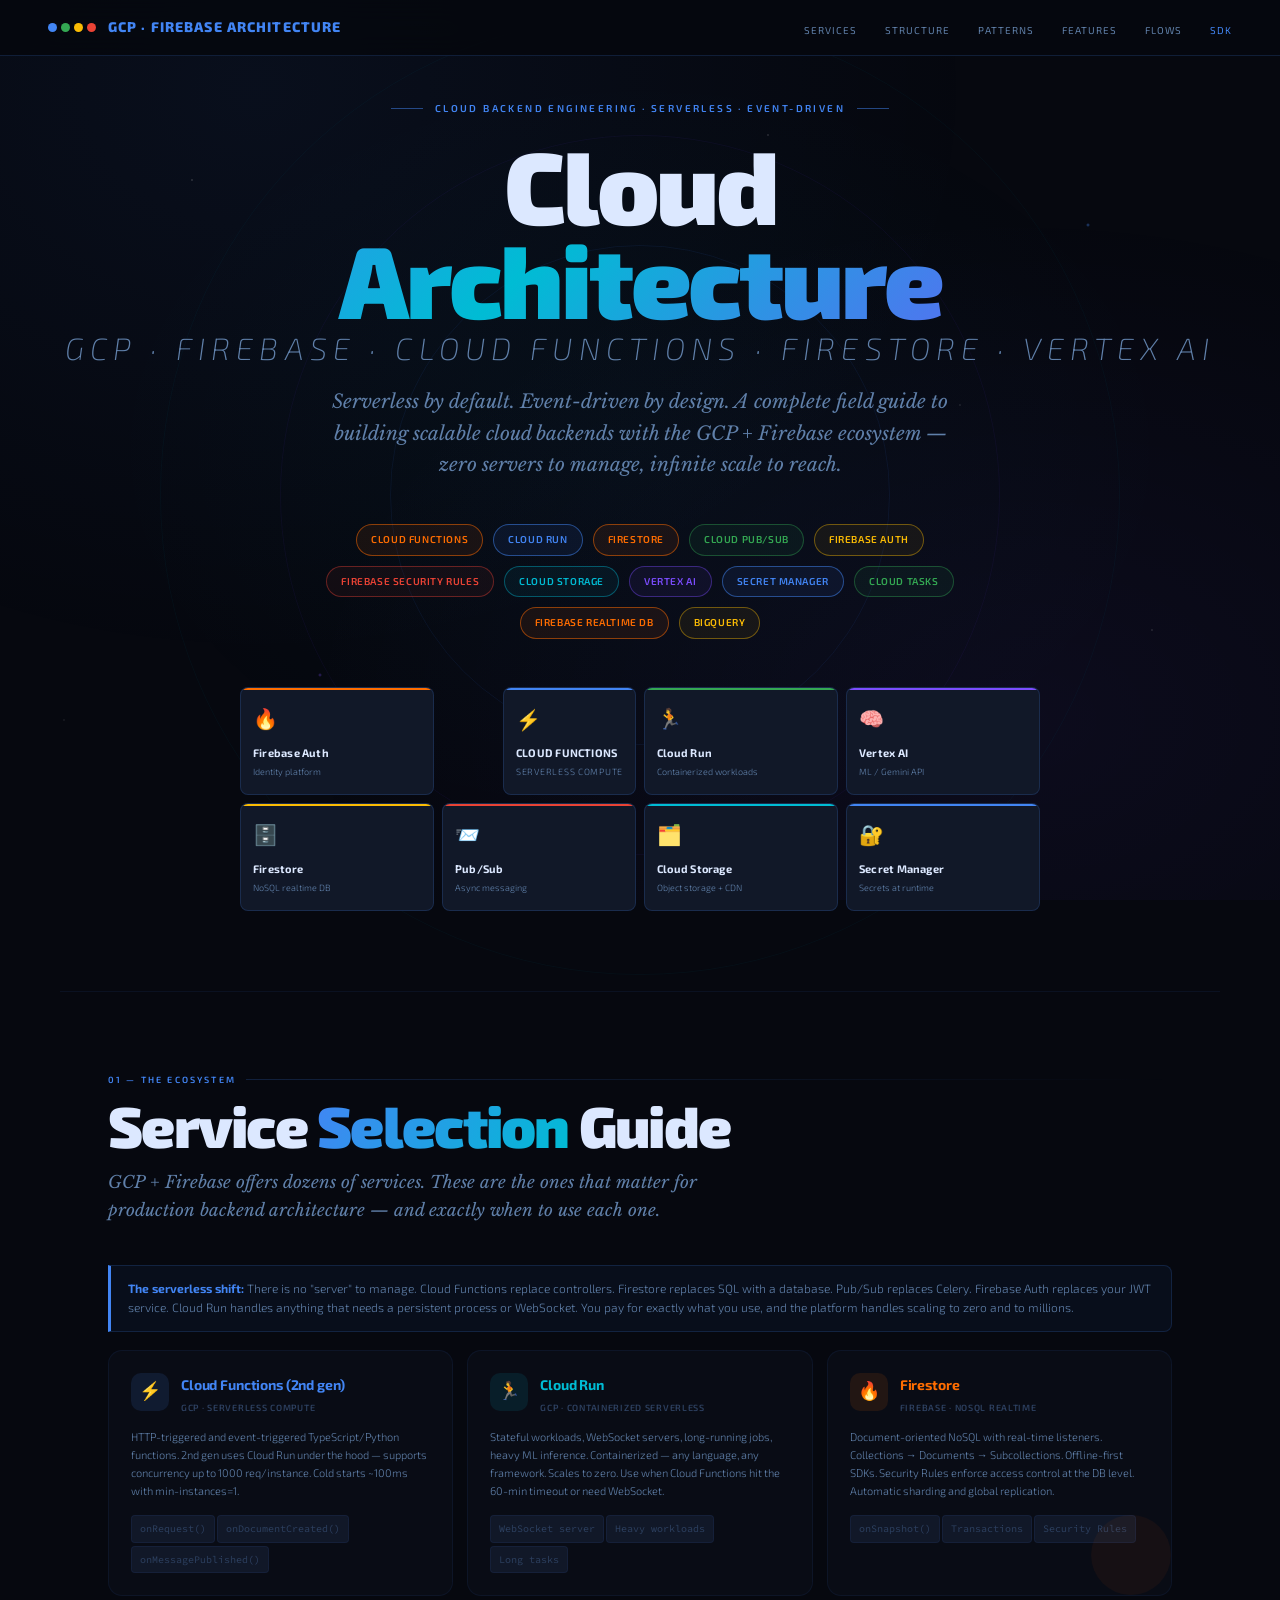
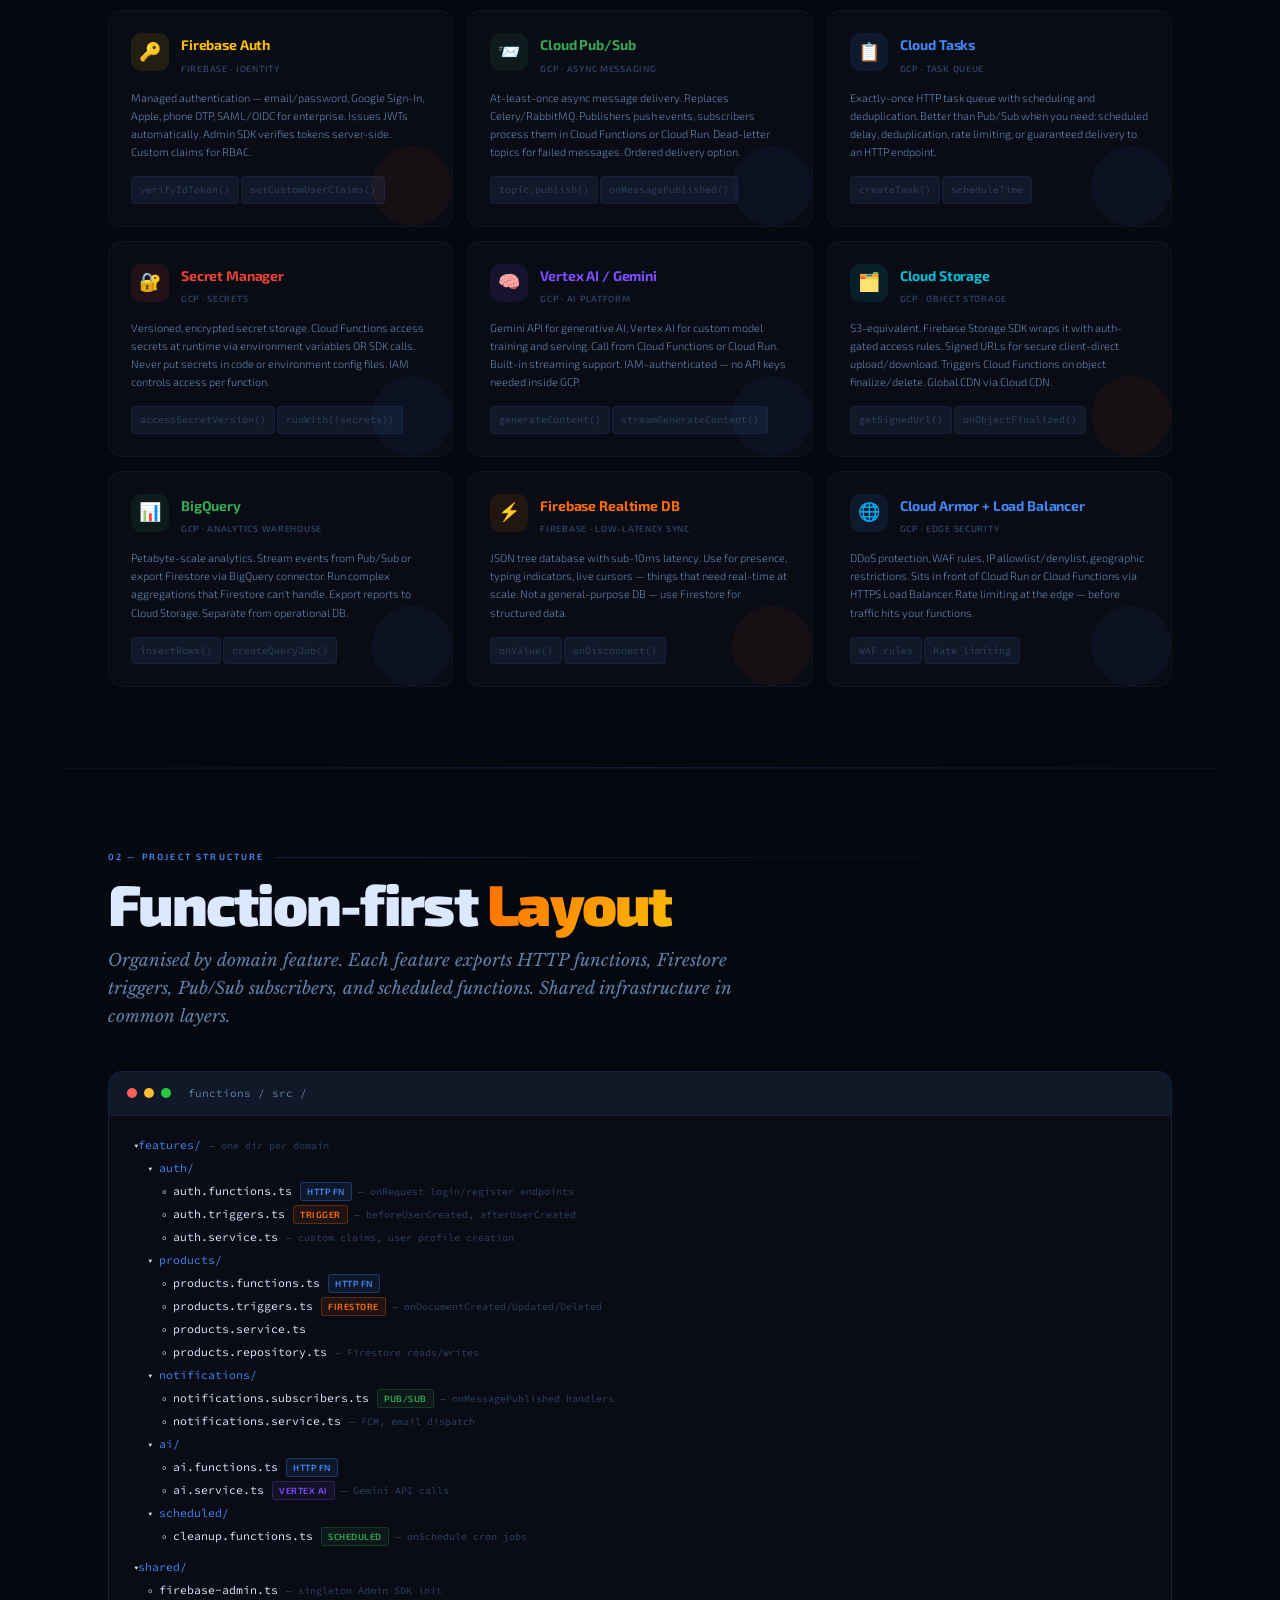
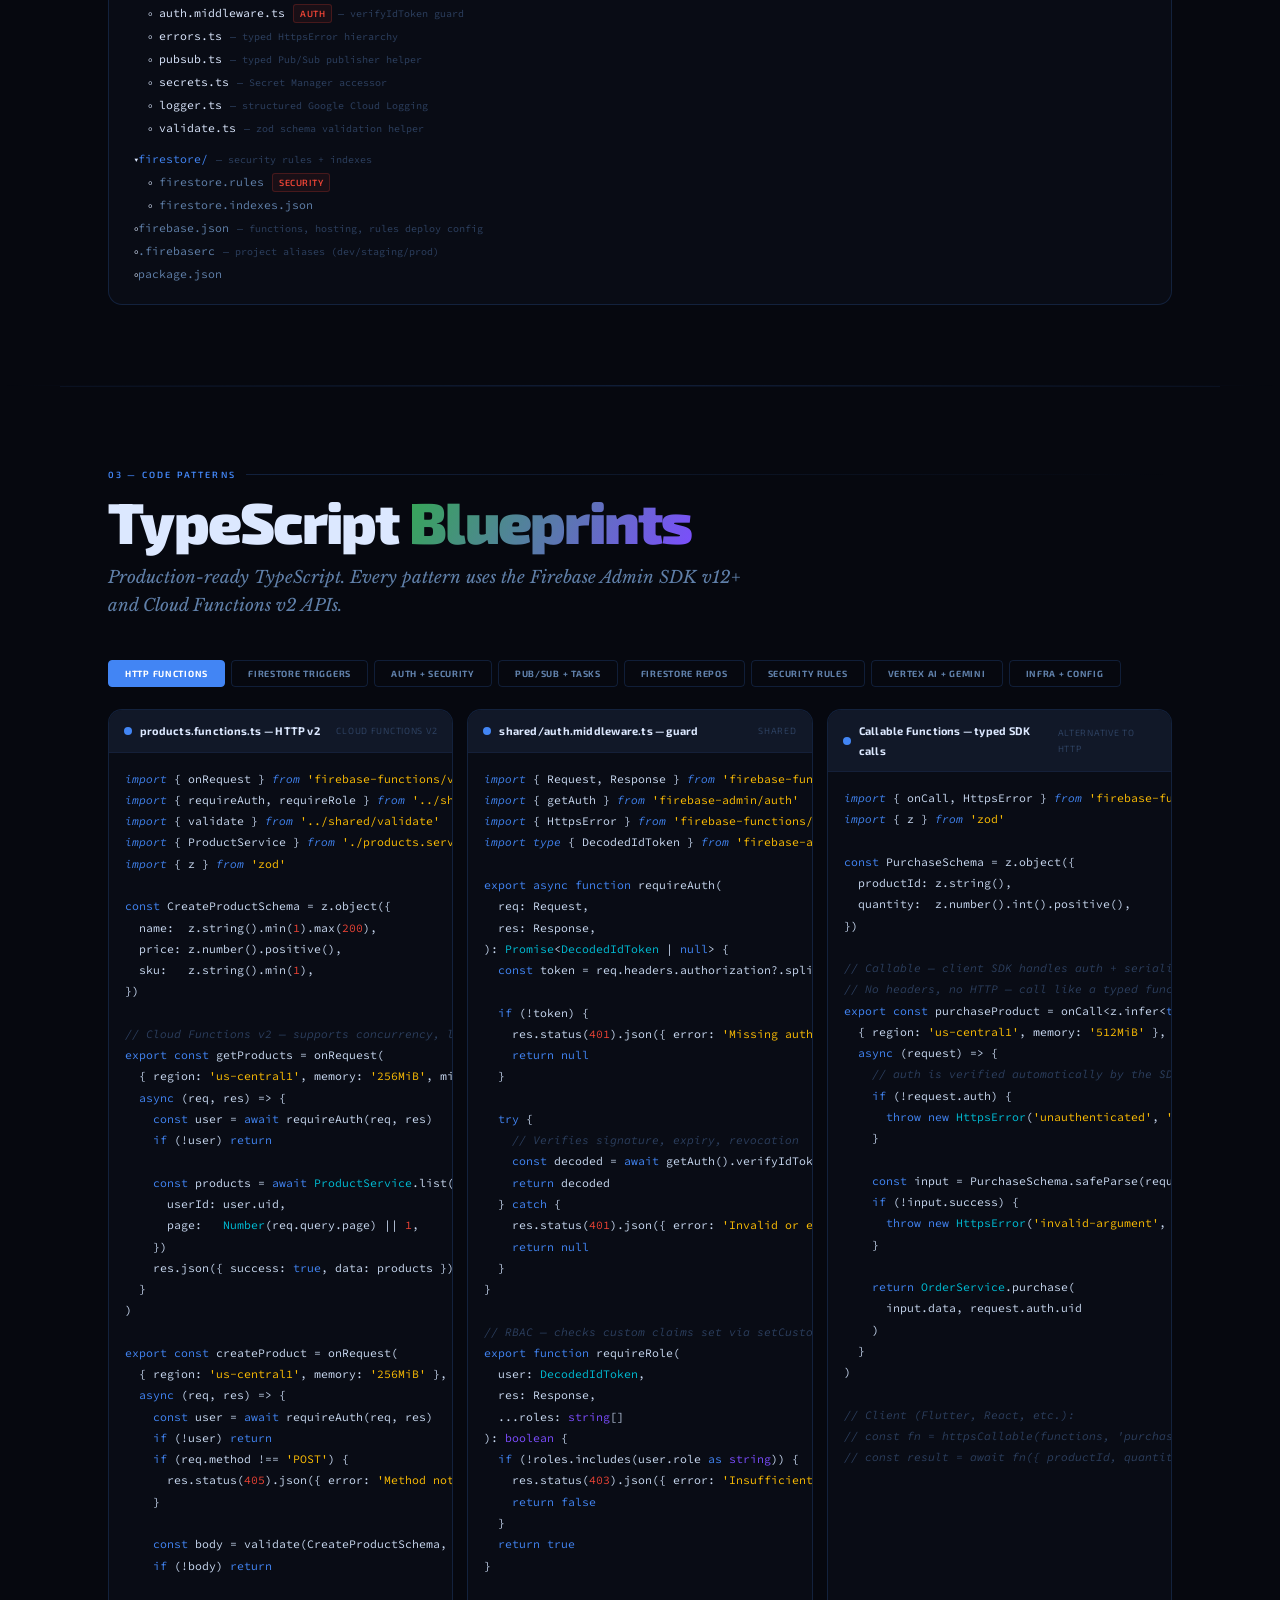
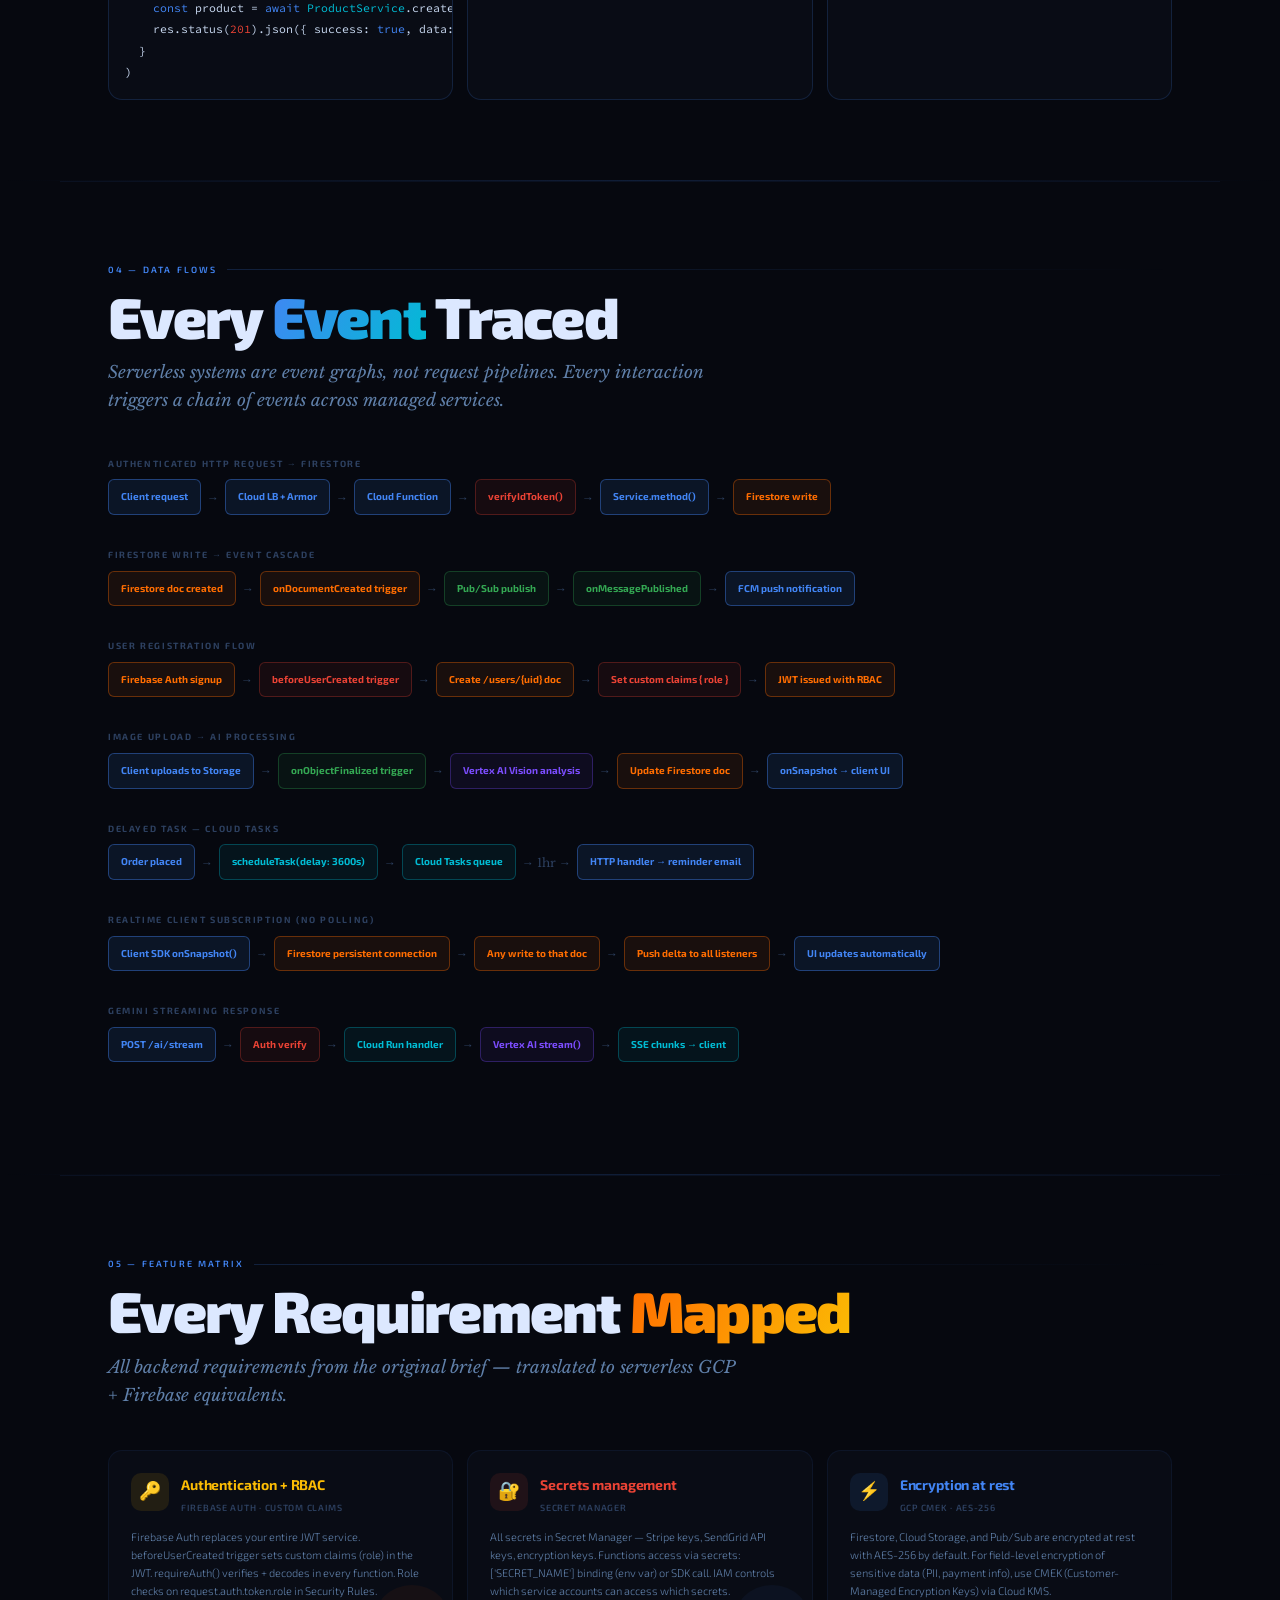
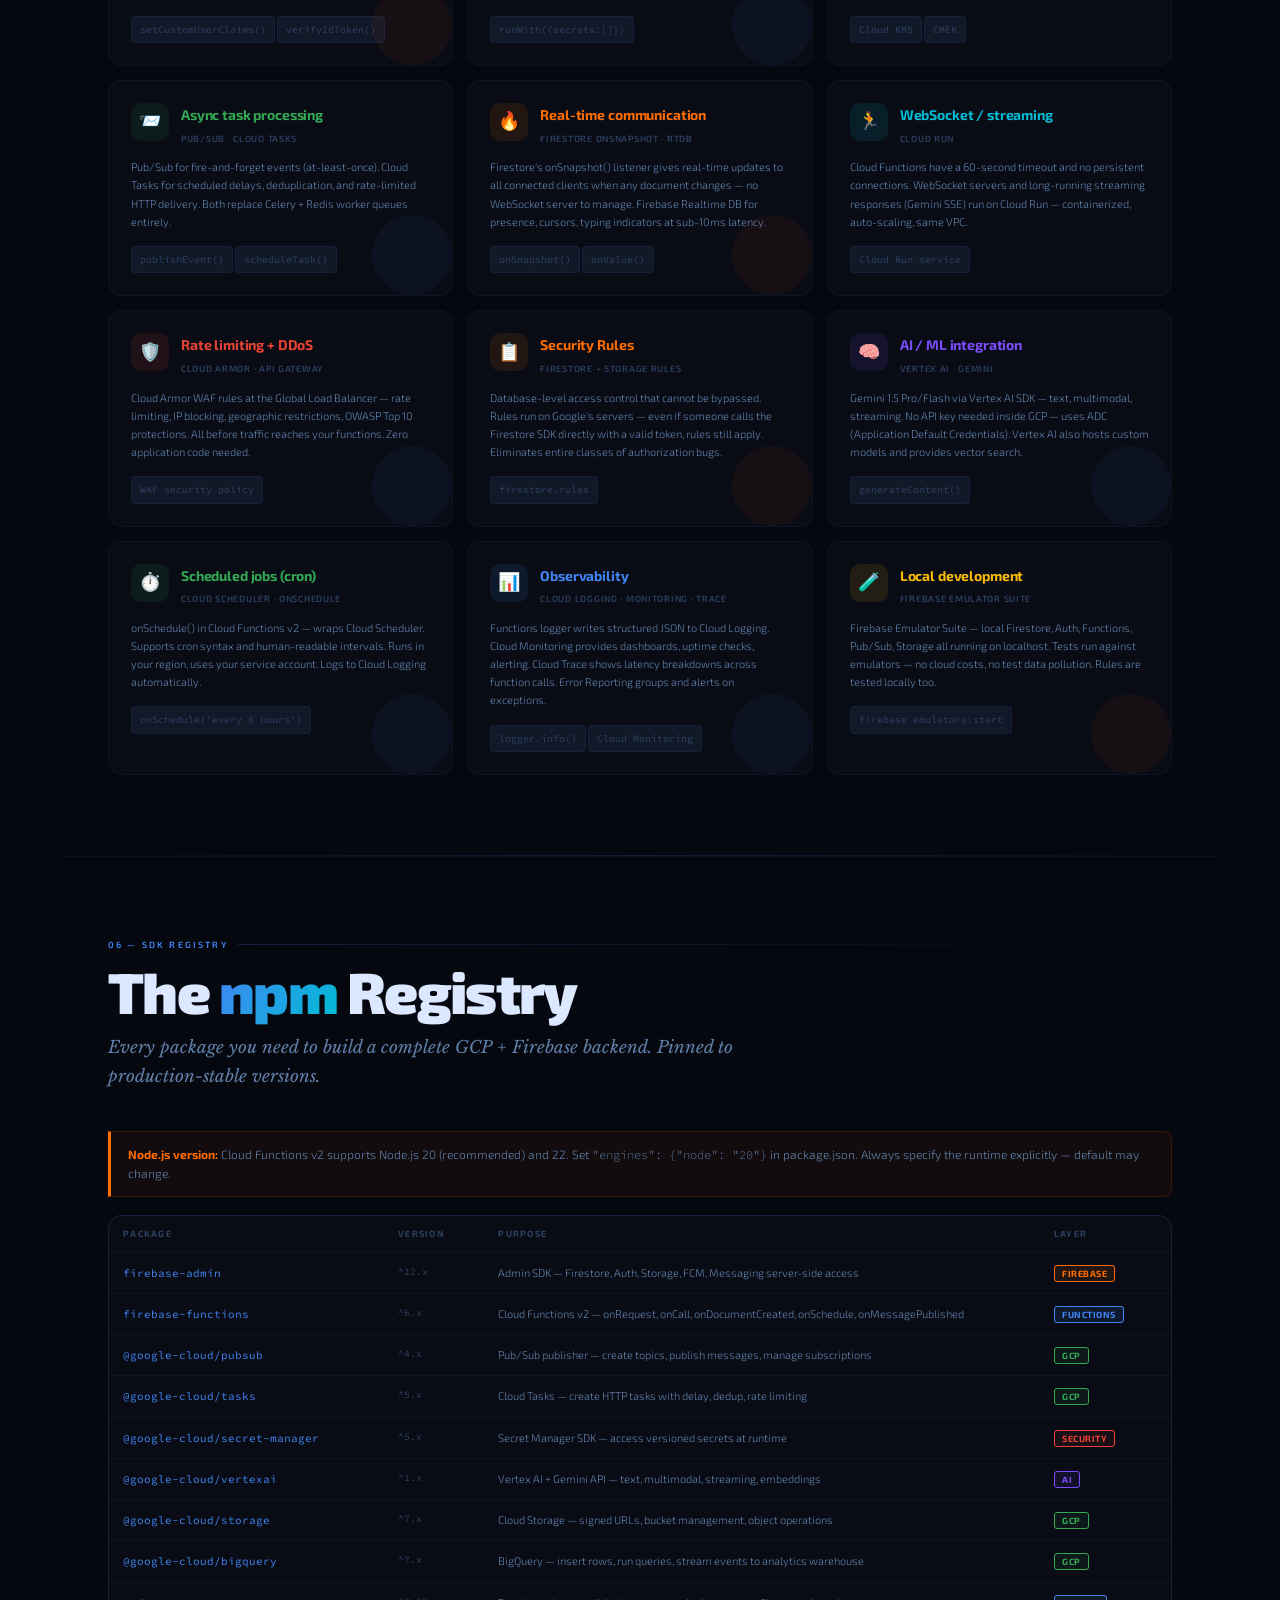
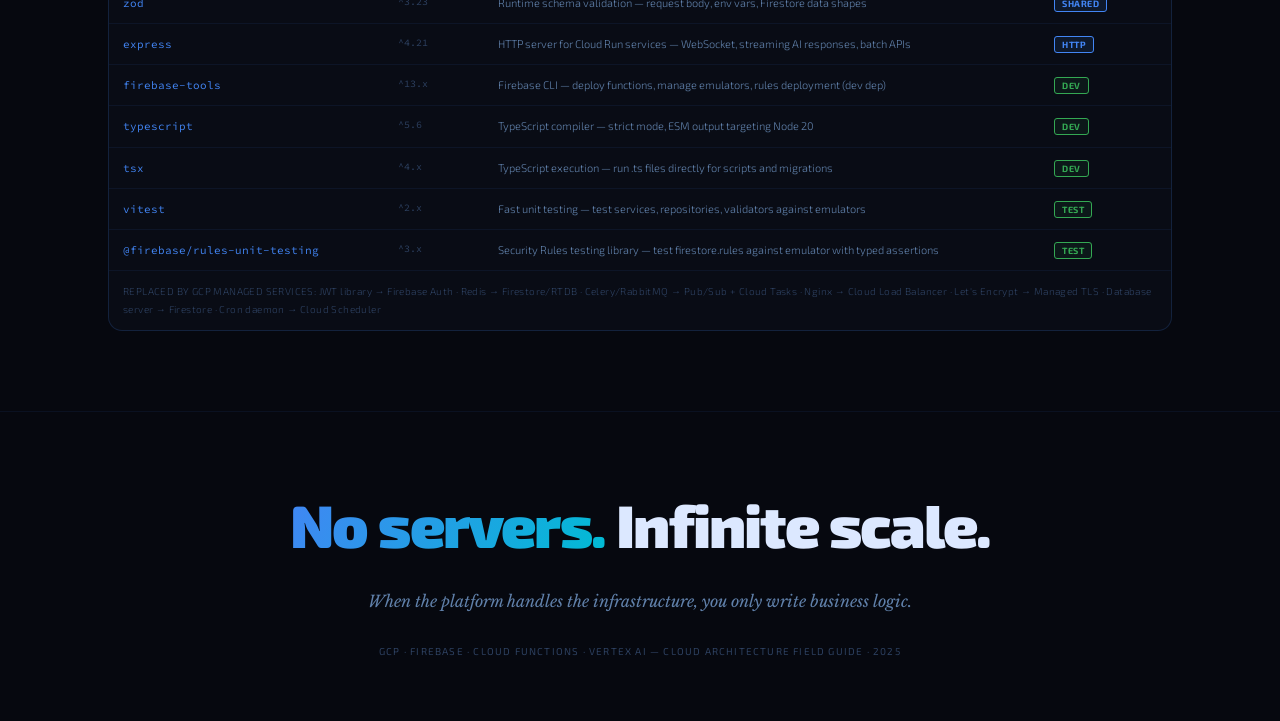
<file: articles/gcp_firebase_architecture.html>
<!DOCTYPE html>
<html lang="en">
<head>
<meta charset="UTF-8"/>
<meta name="viewport" content="width=device-width, initial-scale=1.0"/>
<title>GCP + Firebase — Cloud Architecture Field Guide</title>
<link rel="preconnect" href="https://fonts.googleapis.com"/>
<link rel="preconnect" href="https://fonts.gstatic.com" crossorigin/>
<link href="https://fonts.googleapis.com/css2?family=Exo+2:ital,wght@0,200;0,400;0,600;0,800;0,900;1,200;1,400&family=Source+Code+Pro:ital,wght@0,300;0,400;0,500;1,300&family=Libre+Baskerville:ital,wght@0,400;0,700;1,400&display=swap" rel="stylesheet"/>
<style>
:root {
  --bg:     #06080f;
  --bg2:    #090c15;
  --bg3:    #0c101c;
  --surf:   #111828;
  --surf2:  #161f32;
  --bord:   rgba(66,133,244,0.08);
  --bord2:  rgba(66,133,244,0.18);
  --a1: #4285f4;   /* Google Blue */
  --a2: #34a853;   /* Google Green */
  --a3: #fbbc04;   /* Google Yellow */
  --a4: #ea4335;   /* Google Red */
  --a5: #ff6d00;   /* Firebase Orange */
  --a6: #00bcd4;   /* Cloud Cyan */
  --a7: #7c4dff;   /* Vertex Purple */
  --text:  #dce8ff;
  --text2: #6080aa;
  --text3: #2d4060;
  --fh: 'Exo 2', sans-serif;
  --fb: 'Libre Baskerville', serif;
  --fc: 'Source Code Pro', monospace;
  --r: 8px;
  --rl: 14px;
}
*,*::before,*::after{box-sizing:border-box;margin:0;padding:0}
html{scroll-behavior:smooth}
body{
  background:var(--bg);color:var(--text);
  font-family:var(--fb);font-size:16px;line-height:1.75;
  overflow-x:hidden;
}
::-webkit-scrollbar{width:3px}
::-webkit-scrollbar-track{background:var(--bg)}
::-webkit-scrollbar-thumb{background:var(--a1);border-radius:2px}

/* DEEP SPACE BG */
body::before{
  content:'';position:fixed;inset:0;
  background:
    radial-gradient(ellipse at 20% 10%, rgba(66,133,244,0.06) 0%, transparent 50%),
    radial-gradient(ellipse at 80% 80%, rgba(124,77,255,0.06) 0%, transparent 50%),
    radial-gradient(ellipse at 50% 50%, rgba(0,188,212,0.03) 0%, transparent 60%);
  pointer-events:none;z-index:0;
}

/* STAR FIELD */
body::after{
  content:'';position:fixed;inset:0;
  background-image:
    radial-gradient(1px 1px at 15% 20%, rgba(255,255,255,0.4) 0%, transparent 100%),
    radial-gradient(1px 1px at 35% 60%, rgba(255,255,255,0.3) 0%, transparent 100%),
    radial-gradient(1px 1px at 60% 15%, rgba(255,255,255,0.35) 0%, transparent 100%),
    radial-gradient(1px 1px at 75% 45%, rgba(255,255,255,0.25) 0%, transparent 100%),
    radial-gradient(1px 1px at 90% 70%, rgba(255,255,255,0.3) 0%, transparent 100%),
    radial-gradient(1px 1px at 5%  80%, rgba(255,255,255,0.2) 0%, transparent 100%),
    radial-gradient(1px 1px at 45% 90%, rgba(255,255,255,0.25) 0%, transparent 100%),
    radial-gradient(2px 2px at 85% 25%, rgba(66,133,244,0.5) 0%, transparent 100%),
    radial-gradient(2px 2px at 25% 75%, rgba(124,77,255,0.4) 0%, transparent 100%);
  pointer-events:none;z-index:0;
}

/* NAV */
nav{
  position:fixed;top:0;left:0;right:0;z-index:200;
  background:rgba(6,8,15,0.92);
  backdrop-filter:blur(20px);-webkit-backdrop-filter:blur(20px);
  border-bottom:1px solid var(--bord2);
  height:56px;display:flex;align-items:center;justify-content:space-between;
  padding:0 48px;
}
.nav-brand{display:flex;align-items:center;gap:12px}
.nav-gcp-dots{display:flex;gap:4px}
.nav-dot{
  width:9px;height:9px;border-radius:50%;
  animation:dotpulse 2.4s ease-in-out infinite;
}
.nd1{background:var(--a1);animation-delay:0s}
.nd2{background:var(--a2);animation-delay:.3s}
.nd3{background:var(--a3);animation-delay:.6s}
.nd4{background:var(--a4);animation-delay:.9s}
@keyframes dotpulse{0%,100%{opacity:1;transform:scale(1)}50%{opacity:.4;transform:scale(.7)}}
.nav-logo{font-family:var(--fh);font-size:14px;font-weight:800;color:var(--a1);letter-spacing:.08em;text-transform:uppercase}
.nav-links{display:flex;gap:28px;list-style:none}
.nav-links a{font-family:var(--fh);font-size:10px;font-weight:400;color:var(--text2);text-decoration:none;letter-spacing:.1em;text-transform:uppercase;transition:color .15s}
.nav-links a:hover{color:var(--a1)}

/* HERO — full width, cloud diagram style */
.hero{
  position:relative;min-height:100vh;
  display:flex;flex-direction:column;
  justify-content:center;align-items:center;
  text-align:center;padding:100px 48px 80px;
  overflow:hidden;z-index:1;
}

.hero-orbit{
  position:absolute;border-radius:50%;border:1px solid;
  pointer-events:none;animation:orbit 20s linear infinite;
}
.ob1{width:500px;height:500px;border-color:rgba(66,133,244,0.08);top:50%;left:50%;margin:-250px 0 0 -250px;animation-duration:25s}
.ob2{width:720px;height:720px;border-color:rgba(124,77,255,0.06);top:50%;left:50%;margin:-360px 0 0 -360px;animation-duration:40s;animation-direction:reverse}
.ob3{width:960px;height:960px;border-color:rgba(0,188,212,0.04);top:50%;left:50%;margin:-480px 0 0 -480px;animation-duration:60s}
@keyframes orbit{from{transform:rotate(0deg)}to{transform:rotate(360deg)}}

.hero-eyebrow{
  font-family:var(--fh);font-size:10px;font-weight:600;
  letter-spacing:.24em;text-transform:uppercase;color:var(--a1);
  margin-bottom:20px;display:flex;align-items:center;justify-content:center;gap:12px;
  opacity:0;animation:fadeUp .7s .1s forwards;
}
.hero-eyebrow::before,.hero-eyebrow::after{content:'';width:32px;height:1px;background:var(--a1);opacity:.5}

.hero-title{
  font-family:var(--fh);
  font-size:clamp(48px,8vw,110px);
  font-weight:900;line-height:.92;letter-spacing:-.03em;
  margin-bottom:24px;
  opacity:0;animation:fadeUp .8s .25s forwards;
}
.ht1{display:block;color:var(--text)}
.ht2{display:block;background:linear-gradient(135deg,var(--a1) 0%,var(--a6) 40%,var(--a7) 100%);-webkit-background-clip:text;-webkit-text-fill-color:transparent;background-clip:text}
.ht3{display:block;font-size:.3em;font-weight:200;letter-spacing:.2em;text-transform:uppercase;color:var(--text2);margin-top:8px;font-style:italic}

.hero-sub{
  font-family:var(--fb);font-style:italic;
  font-size:19px;color:var(--text2);max-width:640px;
  line-height:1.65;margin-bottom:44px;
  opacity:0;animation:fadeUp .8s .4s forwards;
}

/* SERVICE PILLS */
.service-ring{
  display:flex;flex-wrap:wrap;gap:10px;justify-content:center;
  max-width:700px;margin-bottom:48px;
  opacity:0;animation:fadeUp .8s .55s forwards;
}
.svc-pill{
  font-family:var(--fh);font-size:10px;font-weight:600;
  padding:6px 14px;border-radius:100px;border:1px solid;
  letter-spacing:.06em;text-transform:uppercase;white-space:nowrap;
}
.sp1{border-color:rgba(66,133,244,.5);color:var(--a1);background:rgba(66,133,244,.08)}
.sp2{border-color:rgba(52,168,83,.4);color:var(--a2);background:rgba(52,168,83,.07)}
.sp3{border-color:rgba(251,188,4,.4);color:var(--a3);background:rgba(251,188,4,.06)}
.sp4{border-color:rgba(234,67,53,.4);color:var(--a4);background:rgba(234,67,53,.06)}
.sp5{border-color:rgba(255,109,0,.5);color:var(--a5);background:rgba(255,109,0,.08)}
.sp6{border-color:rgba(0,188,212,.4);color:var(--a6);background:rgba(0,188,212,.06)}
.sp7{border-color:rgba(124,77,255,.4);color:var(--a7);background:rgba(124,77,255,.07)}

/* CLOUD STACK — hero visual */
.cloud-stack{
  display:grid;grid-template-columns:repeat(4,1fr);gap:8px;
  width:100%;max-width:800px;
  opacity:0;animation:fadeUp .8s .7s forwards;
}
.cs-card{
  background:var(--surf);border:1px solid var(--bord2);
  border-radius:var(--r);padding:14px 12px;
  text-align:left;position:relative;overflow:hidden;
  transition:border-color .2s,transform .2s;cursor:default;
}
.cs-card:hover{border-color:rgba(66,133,244,.35);transform:translateY(-3px)}
.cs-card::before{content:'';position:absolute;top:0;left:0;right:0;height:2px}
.cs1::before{background:var(--a5)}
.cs2::before{background:var(--a1)}
.cs3::before{background:var(--a2)}
.cs4::before{background:var(--a7)}
.cs5::before{background:var(--a3)}
.cs6::before{background:var(--a4)}
.cs7::before{background:var(--a6)}
.cs8::before{background:var(--a1)}
.cs-icon{font-size:20px;margin-bottom:6px;display:block}
.cs-name{font-family:var(--fh);font-size:11px;font-weight:700;color:var(--text);letter-spacing:.02em}
.cs-sub{font-family:var(--fh);font-size:9px;color:var(--text2);font-weight:300;margin-top:2px}

@keyframes fadeUp{from{opacity:0;transform:translateY(20px)}to{opacity:1;transform:translateY(0)}}

/* MAIN */
main{position:relative;z-index:1}

.section{
  max-width:1160px;margin:0 auto;
  padding:80px 48px;border-top:1px solid var(--bord);
}
.sec-label{
  font-family:var(--fh);font-size:9px;font-weight:600;
  letter-spacing:.24em;text-transform:uppercase;color:var(--a1);
  margin-bottom:10px;display:flex;align-items:center;gap:10px;
}
.sec-label::after{content:'';flex:1;height:1px;background:linear-gradient(90deg,var(--a1),transparent);opacity:.2}
.sec-title{
  font-family:var(--fh);font-size:clamp(34px,4.5vw,58px);
  font-weight:900;line-height:1;letter-spacing:-.03em;margin-bottom:14px;
}
.sec-intro{
  font-family:var(--fb);font-style:italic;
  font-size:17px;color:var(--text2);max-width:640px;line-height:1.65;margin-bottom:40px;
}

/* SERVICE CARDS — layered architecture */
.svc-grid{display:grid;grid-template-columns:repeat(auto-fit,minmax(260px,1fr));gap:14px}
.svc-card{
  background:var(--bg2);border:1px solid var(--bord);
  border-radius:var(--rl);padding:22px;
  transition:border-color .2s,transform .18s;
  position:relative;overflow:hidden;cursor:default;
}
.svc-card:hover{border-color:var(--bord2);transform:translateY(-2px)}
.svc-card::after{
  content:'';position:absolute;
  bottom:0;right:0;width:80px;height:80px;
  border-radius:50%;opacity:.05;
}
.sc-gcp::after{background:var(--a1)}
.sc-fb::after{background:var(--a5)}
.sc-gcp:hover{border-color:rgba(66,133,244,.28)}
.sc-fb:hover{border-color:rgba(255,109,0,.28)}

.svc-header{display:flex;align-items:flex-start;gap:12px;margin-bottom:12px}
.svc-icon-wrap{
  width:38px;height:38px;border-radius:10px;
  display:flex;align-items:center;justify-content:center;
  font-size:18px;flex-shrink:0;
}
.svc-name{font-family:var(--fh);font-size:14px;font-weight:700;letter-spacing:-.01em;margin-bottom:3px}
.svc-tag{font-family:var(--fh);font-size:9px;font-weight:600;letter-spacing:.08em;text-transform:uppercase;color:var(--text3)}
.svc-desc{font-family:var(--fh);font-size:11px;color:var(--text2);line-height:1.65;font-weight:300;margin-bottom:12px}
.svc-use{font-family:var(--fc);font-size:10px;color:var(--text3);background:var(--surf);border:1px solid var(--bord);padding:4px 8px;border-radius:4px;display:inline-block;margin:2px 2px 0 0}

/* FILE TREE */
.tree-wrap{background:var(--bg2);border:1px solid var(--bord2);border-radius:var(--rl);overflow:hidden}
.tree-hdr{background:var(--surf);padding:12px 18px;display:flex;align-items:center;gap:7px;border-bottom:1px solid var(--bord)}
.td{width:10px;height:10px;border-radius:50%}
.td:nth-child(1){background:#ff5f57}.td:nth-child(2){background:#ffbd2e}.td:nth-child(3){background:#28c840}
.tree-path{font-family:var(--fc);font-size:11px;color:var(--text2);margin-left:10px}
.tree-body{padding:18px 20px;overflow-x:auto}
.fr{display:flex;align-items:center;height:23px;border-radius:4px;padding:0 4px;transition:background .12s;cursor:default}
.fr:hover{background:rgba(66,133,244,.05)}
.fi{font-family:var(--fc);font-size:11px;margin-right:5px;flex-shrink:0}
.fl{font-family:var(--fc);font-size:11.5px}
.fl.d{color:var(--a1)}.fl.ts{color:var(--text)}.fl.cfg{color:var(--text2)}.fl.spec{color:var(--a2)}
.atag{
  margin-left:8px;font-size:9px;padding:1px 6px;border-radius:3px;
  font-weight:600;font-family:var(--fh);letter-spacing:.06em;text-transform:uppercase;
  border:1px solid;white-space:nowrap;
}
.t-fn{background:rgba(66,133,244,.1);color:var(--a1);border-color:rgba(66,133,244,.3)}
.t-fb{background:rgba(255,109,0,.09);color:var(--a5);border-color:rgba(255,109,0,.28)}
.t-gcp{background:rgba(52,168,83,.08);color:var(--a2);border-color:rgba(52,168,83,.25)}
.t-ai{background:rgba(124,77,255,.08);color:var(--a7);border-color:rgba(124,77,255,.25)}
.t-sec{background:rgba(234,67,53,.07);color:var(--a4);border-color:rgba(234,67,53,.22)}

/* CODE CARDS */
.code-grid{display:grid;grid-template-columns:repeat(auto-fit,minmax(340px,1fr));gap:14px}
.cc{
  background:var(--bg2);border:1px solid var(--bord2);
  border-radius:var(--rl);overflow:hidden;
  transition:border-color .2s,transform .2s;position:relative;
}
.cc::before{content:'';position:absolute;top:0;left:0;right:0;height:2px;opacity:0;transition:opacity .2s}
.cc:hover{border-color:rgba(66,133,244,.32);transform:translateY(-2px)}
.cc:hover::before{opacity:1}
.cc-fn::before{background:linear-gradient(90deg,var(--a1),transparent)}
.cc-fb::before{background:linear-gradient(90deg,var(--a5),transparent)}
.cc-fs::before{background:linear-gradient(90deg,var(--a3),transparent)}
.cc-gcp::before{background:linear-gradient(90deg,var(--a2),transparent)}
.cc-sec::before{background:linear-gradient(90deg,var(--a4),transparent)}
.cc-ai::before{background:linear-gradient(90deg,var(--a7),transparent)}
.cc-rt::before{background:linear-gradient(90deg,var(--a6),transparent)}

.cc-head{
  background:var(--surf);padding:11px 15px;
  display:flex;align-items:center;gap:8px;border-bottom:1px solid var(--bord);
}
.cd{width:8px;height:8px;border-radius:50%;flex-shrink:0}
.ct{font-family:var(--fh);font-size:11px;font-weight:700;color:var(--text);letter-spacing:.02em}
.cs2{font-family:var(--fh);font-size:9px;color:var(--text3);margin-left:auto;text-transform:uppercase;letter-spacing:.08em}

pre{
  padding:16px;font-family:var(--fc);font-size:11.5px;
  line-height:1.85;overflow-x:auto;color:#c8d8f0;white-space:pre;background:transparent;
}
.kw{color:#4285f4}.cls{color:#00bcd4}.fn{color:#34a853}
.str{color:#fbbc04}.dec{color:#ff6d00}.cmt{color:var(--text3);font-style:italic}
.typ{color:#7c4dff}.num{color:#ea4335}.imp{color:#4285f4;font-style:italic}

/* TABS */
.tab-nav{display:flex;gap:6px;flex-wrap:wrap;margin-bottom:22px}
.tb{
  font-family:var(--fh);font-size:9px;font-weight:700;
  padding:7px 16px;border-radius:4px;
  border:1px solid var(--bord2);background:transparent;
  color:var(--text2);cursor:pointer;letter-spacing:.08em;text-transform:uppercase;transition:all .15s;
}
.tb:hover{background:var(--surf);color:var(--text)}
.tb.on{background:var(--a1);color:#fff;border-color:var(--a1)}
.tp{display:none}.tp.on{display:block}

/* FLOW */
.flow-section{margin-bottom:26px}
.flow-lbl{font-family:var(--fh);font-size:9px;font-weight:700;letter-spacing:.18em;text-transform:uppercase;color:var(--text3);margin-bottom:8px}
.flow-row{display:flex;align-items:center;overflow-x:auto;padding-bottom:6px;gap:0;flex-wrap:nowrap}
.fb{flex-shrink:0;padding:8px 12px;border-radius:6px;border:1px solid;font-family:var(--fh);font-size:10px;font-weight:700;text-align:center;white-space:nowrap;min-width:80px}
.fa{flex-shrink:0;color:var(--text3);padding:0 6px;font-size:12px}
.fb-fn{background:rgba(66,133,244,.1);border-color:rgba(66,133,244,.4);color:var(--a1)}
.fb-fb{background:rgba(255,109,0,.08);border-color:rgba(255,109,0,.35);color:var(--a5)}
.fb-fs{background:rgba(251,188,4,.07);border-color:rgba(251,188,4,.3);color:var(--a3)}
.fb-ps{background:rgba(52,168,83,.07);border-color:rgba(52,168,83,.3);color:var(--a2)}
.fb-cr{background:rgba(0,188,212,.07);border-color:rgba(0,188,212,.3);color:var(--a6)}
.fb-ai{background:rgba(124,77,255,.07);border-color:rgba(124,77,255,.3);color:var(--a7)}
.fb-se{background:rgba(234,67,53,.07);border-color:rgba(234,67,53,.28);color:var(--a4)}

/* ARCH DIAGRAM — visual service map */
.arch-map{
  background:var(--bg2);border:1px solid var(--bord2);
  border-radius:var(--rl);padding:32px;
  display:grid;grid-template-columns:1fr auto 1fr;
  gap:24px;align-items:start;
}
.arch-col{display:flex;flex-direction:column;gap:8px}
.arch-mid{display:flex;flex-direction:column;align-items:center;justify-content:center;gap:8px;padding:0 12px}
.arch-center-box{
  background:rgba(66,133,244,.1);border:1px solid rgba(66,133,244,.3);
  border-radius:var(--r);padding:16px 20px;text-align:center;
  font-family:var(--fh);font-size:12px;font-weight:700;color:var(--a1);
}
.arch-arrow{font-size:18px;color:var(--text3)}
.arch-item{
  background:var(--surf);border:1px solid var(--bord);
  border-radius:var(--r);padding:10px 14px;
  font-family:var(--fh);font-size:11px;font-weight:600;
  display:flex;align-items:center;gap:8px;
  transition:border-color .15s;cursor:default;
}
.arch-item:hover{border-color:var(--bord2)}
.arch-dot{width:7px;height:7px;border-radius:50%;flex-shrink:0}
.arch-label{font-size:9px;color:var(--text2);font-weight:300;display:block;margin-top:2px}

/* PRINCIPLE CARDS */
.prin-grid{display:grid;grid-template-columns:repeat(auto-fit,minmax(230px,1fr));gap:12px}
.pc{background:var(--bg2);border:1px solid var(--bord);border-radius:var(--rl);padding:22px;transition:border-color .18s}
.pc:hover{border-color:var(--bord2)}
.pc-icon{font-size:28px;margin-bottom:10px;display:block}
.pc-title{font-family:var(--fh);font-size:14px;font-weight:700;margin-bottom:6px;letter-spacing:-.01em}
.pc-desc{font-family:var(--fh);font-size:11px;color:var(--text2);line-height:1.65;font-weight:300}

/* PACKAGES TABLE */
.pkg-wrap{background:var(--bg2);border:1px solid var(--bord2);border-radius:var(--rl);overflow:hidden;overflow-x:auto}
table{width:100%;border-collapse:collapse}
th{text-align:left;padding:10px 14px;font-family:var(--fh);font-size:9px;font-weight:700;letter-spacing:.14em;text-transform:uppercase;color:var(--text3);border-bottom:1px solid var(--bord)}
td{padding:10px 14px;border-bottom:1px solid var(--bord);font-family:var(--fh);font-size:11px;vertical-align:top}
tr:last-child td{border-bottom:none}
tr:hover td{background:rgba(66,133,244,.02)}
.pn{font-family:var(--fc);font-size:11px;color:var(--a1)}
.pv{font-family:var(--fc);font-size:10px;color:var(--text3)}
.pd{color:var(--text2);font-size:11px;font-weight:300}
.lp{font-size:9px;padding:2px 7px;border-radius:3px;font-weight:700;font-family:var(--fh);letter-spacing:.06em;text-transform:uppercase;white-space:nowrap;border:1px solid}

/* CALLOUTS */
.note{background:rgba(66,133,244,.05);border:1px solid rgba(66,133,244,.18);border-left:3px solid var(--a1);border-radius:0 8px 8px 0;padding:13px 17px;font-family:var(--fh);font-size:12px;color:var(--text2);margin:18px 0;line-height:1.6;font-weight:300}
.note strong{color:var(--a1);font-weight:700}
.warn{background:rgba(255,109,0,.05);border:1px solid rgba(255,109,0,.15);border-left:3px solid var(--a5);border-radius:0 8px 8px 0;padding:13px 17px;font-family:var(--fh);font-size:12px;color:var(--text2);margin:18px 0;line-height:1.6;font-weight:300}
.warn strong{color:var(--a5);font-weight:700}

.dvdr{height:1px;background:linear-gradient(90deg,transparent,var(--bord2),transparent)}
.reveal{opacity:0;transform:translateY(22px);transition:opacity .6s ease,transform .6s ease}
.reveal.vis{opacity:1;transform:translateY(0)}
.gt1{background:linear-gradient(120deg,var(--a1),var(--a6));-webkit-background-clip:text;-webkit-text-fill-color:transparent;background-clip:text}
.gt2{background:linear-gradient(120deg,var(--a5),var(--a3));-webkit-background-clip:text;-webkit-text-fill-color:transparent;background-clip:text}
.gt3{background:linear-gradient(120deg,var(--a2),var(--a7));-webkit-background-clip:text;-webkit-text-fill-color:transparent;background-clip:text}

footer{position:relative;z-index:1;text-align:center;padding:60px 48px;border-top:1px solid var(--bord)}
.ft-title{font-family:var(--fh);font-size:clamp(28px,5vw,60px);font-weight:900;letter-spacing:-.03em;margin-bottom:10px}
.ft-sub{font-family:var(--fb);font-style:italic;color:var(--text2);font-size:16px;margin-bottom:28px}
.ft-copy{font-family:var(--fh);font-size:10px;color:var(--text3);letter-spacing:.12em;text-transform:uppercase}

@media(max-width:900px){
  nav{padding:0 16px}.nav-links{display:none}
  .hero{padding:90px 20px 60px}
  .cloud-stack{grid-template-columns:repeat(2,1fr)}
  .section{padding:56px 20px}
  .code-grid{grid-template-columns:1fr}
  .arch-map{grid-template-columns:1fr}
}
</style>
</head>
<body>

<nav>
  <div class="nav-brand">
    <div class="nav-gcp-dots">
      <span class="nav-dot nd1"></span>
      <span class="nav-dot nd2"></span>
      <span class="nav-dot nd3"></span>
      <span class="nav-dot nd4"></span>
    </div>
    <span class="nav-logo">GCP · Firebase Architecture</span>
  </div>
  <ul class="nav-links">
    <li><a href="#services">Services</a></li>
    <li><a href="#structure">Structure</a></li>
    <li><a href="#patterns">Patterns</a></li>
    <li><a href="#features">Features</a></li>
    <li><a href="#flows">Flows</a></li>
    <li><a href="#packages">SDK</a></li>
  </ul>
</nav>

<!-- HERO -->
<section class="hero">
  <div class="hero-orbit ob1"></div>
  <div class="hero-orbit ob2"></div>
  <div class="hero-orbit ob3"></div>

  <p class="hero-eyebrow">Cloud Backend Engineering · Serverless · Event-driven</p>
  <h1 class="hero-title">
    <span class="ht1">Cloud</span>
    <span class="ht2">Architecture</span>
    <span class="ht3">GCP · Firebase · Cloud Functions · Firestore · Vertex AI</span>
  </h1>
  <p class="hero-sub">Serverless by default. Event-driven by design. A complete field guide to building scalable cloud backends with the GCP + Firebase ecosystem — zero servers to manage, infinite scale to reach.</p>

  <div class="service-ring">
    <span class="svc-pill sp5">Cloud Functions</span>
    <span class="svc-pill sp1">Cloud Run</span>
    <span class="svc-pill sp5">Firestore</span>
    <span class="svc-pill sp2">Cloud Pub/Sub</span>
    <span class="svc-pill sp3">Firebase Auth</span>
    <span class="svc-pill sp4">Firebase Security Rules</span>
    <span class="svc-pill sp6">Cloud Storage</span>
    <span class="svc-pill sp7">Vertex AI</span>
    <span class="svc-pill sp1">Secret Manager</span>
    <span class="svc-pill sp2">Cloud Tasks</span>
    <span class="svc-pill sp5">Firebase Realtime DB</span>
    <span class="svc-pill sp3">BigQuery</span>
  </div>

  <div class="cloud-stack">
    <div class="cs-card cs1"><span class="cs-icon">🔥</span><div class="cs-name">Firebase Auth</div><div class="cs-sub">Identity platform</div></div>
    <div class="cs-card cs2"><span class="cs-icon">⚡</span><div class="cs-name">Cloud Functions</div><div class="cs-sub">Serverless compute</div></div>
    <div class="cs-card cs3"><span class="cs-icon">🏃</span><div class="cs-name">Cloud Run</div><div class="cs-sub">Containerized workloads</div></div>
    <div class="cs-card cs4"><span class="cs-icon">🧠</span><div class="cs-name">Vertex AI</div><div class="cs-sub">ML / Gemini API</div></div>
    <div class="cs-card cs5"><span class="cs-icon">🗄️</span><div class="cs-name">Firestore</div><div class="cs-sub">NoSQL realtime DB</div></div>
    <div class="cs-card cs6"><span class="cs-icon">📨</span><div class="cs-name">Pub/Sub</div><div class="cs-sub">Async messaging</div></div>
    <div class="cs-card cs7"><span class="cs-icon">🗂️</span><div class="cs-name">Cloud Storage</div><div class="cs-sub">Object storage + CDN</div></div>
    <div class="cs-card cs8"><span class="cs-icon">🔐</span><div class="cs-name">Secret Manager</div><div class="cs-sub">Secrets at runtime</div></div>
  </div>
</section>

<main>

<!-- SERVICES MAP -->
<section class="section reveal" id="services">
  <p class="sec-label">01 — The Ecosystem</p>
  <h2 class="sec-title">Service <span class="gt1">Selection</span> Guide</h2>
  <p class="sec-intro">GCP + Firebase offers dozens of services. These are the ones that matter for production backend architecture — and exactly when to use each one.</p>

  <div class="note">
    <strong>The serverless shift:</strong> There is no "server" to manage. Cloud Functions replace controllers. Firestore replaces SQL with a database. Pub/Sub replaces Celery. Firebase Auth replaces your JWT service. Cloud Run handles anything that needs a persistent process or WebSocket. You pay for exactly what you use, and the platform handles scaling to zero and to millions.
  </div>

  <div class="svc-grid reveal">

    <div class="svc-card sc-fn">
      <div class="svc-header">
        <div class="svc-icon-wrap" style="background:rgba(66,133,244,.12)">⚡</div>
        <div><div class="svc-name" style="color:var(--a1)">Cloud Functions (2nd gen)</div><div class="svc-tag">GCP · Serverless compute</div></div>
      </div>
      <div class="svc-desc">HTTP-triggered and event-triggered TypeScript/Python functions. 2nd gen uses Cloud Run under the hood — supports concurrency up to 1000 req/instance. Cold starts ~100ms with min-instances=1.</div>
      <code class="svc-use">onRequest()</code><code class="svc-use">onDocumentCreated()</code><code class="svc-use">onMessagePublished()</code>
    </div>

    <div class="svc-card sc-fn">
      <div class="svc-header">
        <div class="svc-icon-wrap" style="background:rgba(0,188,212,.1)">🏃</div>
        <div><div class="svc-name" style="color:var(--a6)">Cloud Run</div><div class="svc-tag">GCP · Containerized serverless</div></div>
      </div>
      <div class="svc-desc">Stateful workloads, WebSocket servers, long-running jobs, heavy ML inference. Containerized — any language, any framework. Scales to zero. Use when Cloud Functions hit the 60-min timeout or need WebSocket.</div>
      <code class="svc-use">WebSocket server</code><code class="svc-use">Heavy workloads</code><code class="svc-use">Long tasks</code>
    </div>

    <div class="svc-card sc-fb">
      <div class="svc-header">
        <div class="svc-icon-wrap" style="background:rgba(255,109,0,.1)">🔥</div>
        <div><div class="svc-name" style="color:var(--a5)">Firestore</div><div class="svc-tag">Firebase · NoSQL realtime</div></div>
      </div>
      <div class="svc-desc">Document-oriented NoSQL with real-time listeners. Collections → Documents → Subcollections. Offline-first SDKs. Security Rules enforce access control at the DB level. Automatic sharding and global replication.</div>
      <code class="svc-use">onSnapshot()</code><code class="svc-use">Transactions</code><code class="svc-use">Security Rules</code>
    </div>

    <div class="svc-card sc-fb">
      <div class="svc-header">
        <div class="svc-icon-wrap" style="background:rgba(251,188,4,.1)">🔑</div>
        <div><div class="svc-name" style="color:var(--a3)">Firebase Auth</div><div class="svc-tag">Firebase · Identity</div></div>
      </div>
      <div class="svc-desc">Managed authentication — email/password, Google Sign-In, Apple, phone OTP, SAML/OIDC for enterprise. Issues JWTs automatically. Admin SDK verifies tokens server-side. Custom claims for RBAC.</div>
      <code class="svc-use">verifyIdToken()</code><code class="svc-use">setCustomUserClaims()</code>
    </div>

    <div class="svc-card sc-gcp">
      <div class="svc-header">
        <div class="svc-icon-wrap" style="background:rgba(52,168,83,.1)">📨</div>
        <div><div class="svc-name" style="color:var(--a2)">Cloud Pub/Sub</div><div class="svc-tag">GCP · Async messaging</div></div>
      </div>
      <div class="svc-desc">At-least-once async message delivery. Replaces Celery/RabbitMQ. Publishers push events, subscribers process them in Cloud Functions or Cloud Run. Dead-letter topics for failed messages. Ordered delivery option.</div>
      <code class="svc-use">topic.publish()</code><code class="svc-use">onMessagePublished()</code>
    </div>

    <div class="svc-card sc-gcp">
      <div class="svc-header">
        <div class="svc-icon-wrap" style="background:rgba(66,133,244,.1)">📋</div>
        <div><div class="svc-name" style="color:var(--a1)">Cloud Tasks</div><div class="svc-tag">GCP · Task queue</div></div>
      </div>
      <div class="svc-desc">Exactly-once HTTP task queue with scheduling and deduplication. Better than Pub/Sub when you need: scheduled delay, deduplication, rate limiting, or guaranteed delivery to an HTTP endpoint.</div>
      <code class="svc-use">createTask()</code><code class="svc-use">scheduleTime</code>
    </div>

    <div class="svc-card sc-gcp">
      <div class="svc-header">
        <div class="svc-icon-wrap" style="background:rgba(234,67,53,.1)">🔐</div>
        <div><div class="svc-name" style="color:var(--a4)">Secret Manager</div><div class="svc-tag">GCP · Secrets</div></div>
      </div>
      <div class="svc-desc">Versioned, encrypted secret storage. Cloud Functions access secrets at runtime via environment variables OR SDK calls. Never put secrets in code or environment config files. IAM controls access per function.</div>
      <code class="svc-use">accessSecretVersion()</code><code class="svc-use">runWith({secrets})</code>
    </div>

    <div class="svc-card sc-gcp">
      <div class="svc-header">
        <div class="svc-icon-wrap" style="background:rgba(124,77,255,.1)">🧠</div>
        <div><div class="svc-name" style="color:var(--a7)">Vertex AI / Gemini</div><div class="svc-tag">GCP · AI platform</div></div>
      </div>
      <div class="svc-desc">Gemini API for generative AI, Vertex AI for custom model training and serving. Call from Cloud Functions or Cloud Run. Built-in streaming support. IAM-authenticated — no API keys needed inside GCP.</div>
      <code class="svc-use">generateContent()</code><code class="svc-use">streamGenerateContent()</code>
    </div>

    <div class="svc-card sc-fb">
      <div class="svc-header">
        <div class="svc-icon-wrap" style="background:rgba(0,188,212,.1)">🗂️</div>
        <div><div class="svc-name" style="color:var(--a6)">Cloud Storage</div><div class="svc-tag">GCP · Object storage</div></div>
      </div>
      <div class="svc-desc">S3-equivalent. Firebase Storage SDK wraps it with auth-gated access rules. Signed URLs for secure client-direct upload/download. Triggers Cloud Functions on object finalize/delete. Global CDN via Cloud CDN.</div>
      <code class="svc-use">getSignedUrl()</code><code class="svc-use">onObjectFinalized()</code>
    </div>

    <div class="svc-card sc-gcp">
      <div class="svc-header">
        <div class="svc-icon-wrap" style="background:rgba(52,168,83,.1)">📊</div>
        <div><div class="svc-name" style="color:var(--a2)">BigQuery</div><div class="svc-tag">GCP · Analytics warehouse</div></div>
      </div>
      <div class="svc-desc">Petabyte-scale analytics. Stream events from Pub/Sub or export Firestore via BigQuery connector. Run complex aggregations that Firestore can't handle. Export reports to Cloud Storage. Separate from operational DB.</div>
      <code class="svc-use">insertRows()</code><code class="svc-use">createQueryJob()</code>
    </div>

    <div class="svc-card sc-fb">
      <div class="svc-header">
        <div class="svc-icon-wrap" style="background:rgba(255,109,0,.1)">⚡</div>
        <div><div class="svc-name" style="color:var(--a5)">Firebase Realtime DB</div><div class="svc-tag">Firebase · Low-latency sync</div></div>
      </div>
      <div class="svc-desc">JSON tree database with sub-10ms latency. Use for presence, typing indicators, live cursors — things that need real-time at scale. Not a general-purpose DB — use Firestore for structured data.</div>
      <code class="svc-use">onValue()</code><code class="svc-use">onDisconnect()</code>
    </div>

    <div class="svc-card sc-gcp">
      <div class="svc-header">
        <div class="svc-icon-wrap" style="background:rgba(66,133,244,.1)">🌐</div>
        <div><div class="svc-name" style="color:var(--a1)">Cloud Armor + Load Balancer</div><div class="svc-tag">GCP · Edge security</div></div>
      </div>
      <div class="svc-desc">DDoS protection, WAF rules, IP allowlist/denylist, geographic restrictions. Sits in front of Cloud Run or Cloud Functions via HTTPS Load Balancer. Rate limiting at the edge — before traffic hits your functions.</div>
      <code class="svc-use">WAF rules</code><code class="svc-use">Rate limiting</code>
    </div>

  </div>
</section>

<div class="dvdr"></div>

<!-- FILE STRUCTURE -->
<section class="section reveal" id="structure">
  <p class="sec-label">02 — Project Structure</p>
  <h2 class="sec-title">Function-first <span class="gt2">Layout</span></h2>
  <p class="sec-intro">Organised by domain feature. Each feature exports HTTP functions, Firestore triggers, Pub/Sub subscribers, and scheduled functions. Shared infrastructure in common layers.</p>

  <div class="tree-wrap reveal">
    <div class="tree-hdr">
      <span class="td"></span><span class="td"></span><span class="td"></span>
      <span class="tree-path">functions / src /</span>
    </div>
    <div class="tree-body">

      <div class="fr"><span class="fi" style="width:0">▾</span><span class="fl d">features/</span><span style="margin-left:8px;font-size:10px;color:var(--text3);font-family:var(--fc)">— one dir per domain</span></div>

      <div class="fr"><span style="width:14px;display:inline-block"></span><span class="fi">▾</span><span class="fl d">auth/</span></div>
      <div class="fr"><span style="width:28px;display:inline-block"></span><span class="fi">◦</span><span class="fl ts">auth.functions.ts</span><span class="atag t-fn">HTTP fn</span><span style="margin-left:6px;font-size:10px;color:var(--text3);font-family:var(--fc)">— onRequest login/register endpoints</span></div>
      <div class="fr"><span style="width:28px;display:inline-block"></span><span class="fi">◦</span><span class="fl ts">auth.triggers.ts</span><span class="atag t-fb">Trigger</span><span style="margin-left:6px;font-size:10px;color:var(--text3);font-family:var(--fc)">— beforeUserCreated, afterUserCreated</span></div>
      <div class="fr"><span style="width:28px;display:inline-block"></span><span class="fi">◦</span><span class="fl ts">auth.service.ts</span><span style="margin-left:8px;font-size:10px;color:var(--text3);font-family:var(--fc)">— custom claims, user profile creation</span></div>

      <div class="fr"><span style="width:14px;display:inline-block"></span><span class="fi">▾</span><span class="fl d">products/</span></div>
      <div class="fr"><span style="width:28px;display:inline-block"></span><span class="fi">◦</span><span class="fl ts">products.functions.ts</span><span class="atag t-fn">HTTP fn</span></div>
      <div class="fr"><span style="width:28px;display:inline-block"></span><span class="fi">◦</span><span class="fl ts">products.triggers.ts</span><span class="atag t-fb">Firestore</span><span style="margin-left:6px;font-size:10px;color:var(--text3);font-family:var(--fc)">— onDocumentCreated/Updated/Deleted</span></div>
      <div class="fr"><span style="width:28px;display:inline-block"></span><span class="fi">◦</span><span class="fl ts">products.service.ts</span></div>
      <div class="fr"><span style="width:28px;display:inline-block"></span><span class="fi">◦</span><span class="fl ts">products.repository.ts</span><span style="margin-left:8px;font-size:10px;color:var(--text3);font-family:var(--fc)">— Firestore reads/writes</span></div>

      <div class="fr"><span style="width:14px;display:inline-block"></span><span class="fi">▾</span><span class="fl d">notifications/</span></div>
      <div class="fr"><span style="width:28px;display:inline-block"></span><span class="fi">◦</span><span class="fl ts">notifications.subscribers.ts</span><span class="atag t-gcp">Pub/Sub</span><span style="margin-left:6px;font-size:10px;color:var(--text3);font-family:var(--fc)">— onMessagePublished handlers</span></div>
      <div class="fr"><span style="width:28px;display:inline-block"></span><span class="fi">◦</span><span class="fl ts">notifications.service.ts</span><span style="margin-left:8px;font-size:10px;color:var(--text3);font-family:var(--fc)">— FCM, email dispatch</span></div>

      <div class="fr"><span style="width:14px;display:inline-block"></span><span class="fi">▾</span><span class="fl d">ai/</span></div>
      <div class="fr"><span style="width:28px;display:inline-block"></span><span class="fi">◦</span><span class="fl ts">ai.functions.ts</span><span class="atag t-fn">HTTP fn</span></div>
      <div class="fr"><span style="width:28px;display:inline-block"></span><span class="fi">◦</span><span class="fl ts">ai.service.ts</span><span class="atag t-ai">Vertex AI</span><span style="margin-left:6px;font-size:10px;color:var(--text3);font-family:var(--fc)">— Gemini API calls</span></div>

      <div class="fr"><span style="width:14px;display:inline-block"></span><span class="fi">▾</span><span class="fl d">scheduled/</span></div>
      <div class="fr"><span style="width:28px;display:inline-block"></span><span class="fi">◦</span><span class="fl ts">cleanup.functions.ts</span><span class="atag t-gcp">Scheduled</span><span style="margin-left:6px;font-size:10px;color:var(--text3);font-family:var(--fc)">— onSchedule cron jobs</span></div>

      <div style="height:8px"></div>
      <div class="fr"><span class="fi" style="width:0">▾</span><span class="fl d">shared/</span></div>
      <div class="fr"><span style="width:14px;display:inline-block"></span><span class="fi">◦</span><span class="fl ts">firebase-admin.ts</span><span style="margin-left:8px;font-size:10px;color:var(--text3);font-family:var(--fc)">— singleton Admin SDK init</span></div>
      <div class="fr"><span style="width:14px;display:inline-block"></span><span class="fi">◦</span><span class="fl ts">auth.middleware.ts</span><span class="atag t-sec">Auth</span><span style="margin-left:6px;font-size:10px;color:var(--text3);font-family:var(--fc)">— verifyIdToken guard</span></div>
      <div class="fr"><span style="width:14px;display:inline-block"></span><span class="fi">◦</span><span class="fl ts">errors.ts</span><span style="margin-left:8px;font-size:10px;color:var(--text3);font-family:var(--fc)">— typed HttpsError hierarchy</span></div>
      <div class="fr"><span style="width:14px;display:inline-block"></span><span class="fi">◦</span><span class="fl ts">pubsub.ts</span><span style="margin-left:8px;font-size:10px;color:var(--text3);font-family:var(--fc)">— typed Pub/Sub publisher helper</span></div>
      <div class="fr"><span style="width:14px;display:inline-block"></span><span class="fi">◦</span><span class="fl ts">secrets.ts</span><span style="margin-left:8px;font-size:10px;color:var(--text3);font-family:var(--fc)">— Secret Manager accessor</span></div>
      <div class="fr"><span style="width:14px;display:inline-block"></span><span class="fi">◦</span><span class="fl ts">logger.ts</span><span style="margin-left:8px;font-size:10px;color:var(--text3);font-family:var(--fc)">— structured Google Cloud Logging</span></div>
      <div class="fr"><span style="width:14px;display:inline-block"></span><span class="fi">◦</span><span class="fl ts">validate.ts</span><span style="margin-left:8px;font-size:10px;color:var(--text3);font-family:var(--fc)">— zod schema validation helper</span></div>

      <div style="height:8px"></div>
      <div class="fr"><span class="fi" style="width:0">▾</span><span class="fl d">firestore/</span><span style="margin-left:8px;font-size:10px;color:var(--text3);font-family:var(--fc)">— security rules + indexes</span></div>
      <div class="fr"><span style="width:14px;display:inline-block"></span><span class="fi">◦</span><span class="fl cfg">firestore.rules</span><span class="atag t-sec">Security</span></div>
      <div class="fr"><span style="width:14px;display:inline-block"></span><span class="fi">◦</span><span class="fl cfg">firestore.indexes.json</span></div>
      <div class="fr"><span class="fi" style="width:0">◦</span><span class="fl cfg">firebase.json</span><span style="margin-left:8px;font-size:10px;color:var(--text3);font-family:var(--fc)">— functions, hosting, rules deploy config</span></div>
      <div class="fr"><span class="fi" style="width:0">◦</span><span class="fl cfg">.firebaserc</span><span style="margin-left:8px;font-size:10px;color:var(--text3);font-family:var(--fc)">— project aliases (dev/staging/prod)</span></div>
      <div class="fr"><span class="fi" style="width:0">◦</span><span class="fl cfg">package.json</span></div>
    </div>
  </div>
</section>

<div class="dvdr"></div>

<!-- CODE PATTERNS -->
<section class="section reveal" id="patterns">
  <p class="sec-label">03 — Code Patterns</p>
  <h2 class="sec-title">TypeScript <span class="gt3">Blueprints</span></h2>
  <p class="sec-intro">Production-ready TypeScript. Every pattern uses the Firebase Admin SDK v12+ and Cloud Functions v2 APIs.</p>

  <div class="tab-nav">
    <button class="tb on" onclick="st('http')">HTTP Functions</button>
    <button class="tb" onclick="st('triggers')">Firestore Triggers</button>
    <button class="tb" onclick="st('auth')">Auth + Security</button>
    <button class="tb" onclick="st('pubsub')">Pub/Sub + Tasks</button>
    <button class="tb" onclick="st('repo')">Firestore Repos</button>
    <button class="tb" onclick="st('rules')">Security Rules</button>
    <button class="tb" onclick="st('ai')">Vertex AI + Gemini</button>
    <button class="tb" onclick="st('infra')">Infra + Config</button>
  </div>

  <!-- HTTP FUNCTIONS -->
  <div class="tp on" id="tp-http">
    <div class="code-grid">

      <div class="cc cc-fn">
        <div class="cc-head"><span class="cd" style="background:var(--a1)"></span><span class="ct">products.functions.ts — HTTP v2</span><span class="cs2">Cloud Functions v2</span></div>
<pre><span class="imp">import</span> { onRequest } <span class="imp">from</span> <span class="str">'firebase-functions/v2/https'</span>
<span class="imp">import</span> { requireAuth, requireRole } <span class="imp">from</span> <span class="str">'../shared/auth.middleware'</span>
<span class="imp">import</span> { validate } <span class="imp">from</span> <span class="str">'../shared/validate'</span>
<span class="imp">import</span> { ProductService } <span class="imp">from</span> <span class="str">'./products.service'</span>
<span class="imp">import</span> { z } <span class="imp">from</span> <span class="str">'zod'</span>

<span class="kw">const</span> CreateProductSchema = z.object({
  name:  z.string().min(<span class="num">1</span>).max(<span class="num">200</span>),
  price: z.number().positive(),
  sku:   z.string().min(<span class="num">1</span>),
})

<span class="cmt">// Cloud Functions v2 — supports concurrency, longer timeouts</span>
<span class="kw">export const</span> getProducts = onRequest(
  { region: <span class="str">'us-central1'</span>, memory: <span class="str">'256MiB'</span>, minInstances: <span class="num">1</span> },
  <span class="kw">async</span> (req, res) => {
    <span class="kw">const</span> user = <span class="kw">await</span> requireAuth(req, res)
    <span class="kw">if</span> (!user) <span class="kw">return</span>

    <span class="kw">const</span> products = <span class="kw">await</span> <span class="cls">ProductService</span>.list({
      userId: user.uid,
      page:   <span class="cls">Number</span>(req.query.page) || <span class="num">1</span>,
    })
    res.json({ success: <span class="kw">true</span>, data: products })
  }
)

<span class="kw">export const</span> createProduct = onRequest(
  { region: <span class="str">'us-central1'</span>, memory: <span class="str">'256MiB'</span> },
  <span class="kw">async</span> (req, res) => {
    <span class="kw">const</span> user = <span class="kw">await</span> requireAuth(req, res)
    <span class="kw">if</span> (!user) <span class="kw">return</span>
    <span class="kw">if</span> (req.method !== <span class="str">'POST'</span>) {
      res.status(<span class="num">405</span>).json({ error: <span class="str">'Method not allowed'</span> }); <span class="kw">return</span>
    }

    <span class="kw">const</span> body = validate(CreateProductSchema, req.body, res)
    <span class="kw">if</span> (!body) <span class="kw">return</span>

    <span class="kw">const</span> product = <span class="kw">await</span> <span class="cls">ProductService</span>.create(body, user.uid)
    res.status(<span class="num">201</span>).json({ success: <span class="kw">true</span>, data: product })
  }
)</pre>
      </div>

      <div class="cc cc-fn">
        <div class="cc-head"><span class="cd" style="background:var(--a1)"></span><span class="ct">shared/auth.middleware.ts — guard</span><span class="cs2">shared</span></div>
<pre><span class="imp">import</span> { Request, Response } <span class="imp">from</span> <span class="str">'firebase-functions/v2/https'</span>
<span class="imp">import</span> { getAuth } <span class="imp">from</span> <span class="str">'firebase-admin/auth'</span>
<span class="imp">import</span> { HttpsError } <span class="imp">from</span> <span class="str">'firebase-functions/v2/https'</span>
<span class="imp">import type</span> { DecodedIdToken } <span class="imp">from</span> <span class="str">'firebase-admin/auth'</span>

<span class="kw">export async function</span> requireAuth(
  req: Request,
  res: Response,
): <span class="cls">Promise</span>&lt;<span class="cls">DecodedIdToken</span> | <span class="kw">null</span>&gt; {
  <span class="kw">const</span> token = req.headers.authorization?.split(<span class="str">'Bearer '</span>)[<span class="num">1</span>]

  <span class="kw">if</span> (!token) {
    res.status(<span class="num">401</span>).json({ error: <span class="str">'Missing auth token'</span> })
    <span class="kw">return null</span>
  }

  <span class="kw">try</span> {
    <span class="cmt">// Verifies signature, expiry, revocation</span>
    <span class="kw">const</span> decoded = <span class="kw">await</span> getAuth().verifyIdToken(token, <span class="kw">true</span>)
    <span class="kw">return</span> decoded
  } <span class="kw">catch</span> {
    res.status(<span class="num">401</span>).json({ error: <span class="str">'Invalid or expired token'</span> })
    <span class="kw">return null</span>
  }
}

<span class="cmt">// RBAC — checks custom claims set via setCustomUserClaims</span>
<span class="kw">export function</span> requireRole(
  user: <span class="cls">DecodedIdToken</span>,
  res: Response,
  ...roles: <span class="typ">string</span>[]
): <span class="typ">boolean</span> {
  <span class="kw">if</span> (!roles.includes(user.role <span class="kw">as</span> <span class="typ">string</span>)) {
    res.status(<span class="num">403</span>).json({ error: <span class="str">'Insufficient permissions'</span> })
    <span class="kw">return false</span>
  }
  <span class="kw">return true</span>
}</pre>
      </div>

      <div class="cc cc-fn">
        <div class="cc-head"><span class="cd" style="background:var(--a1)"></span><span class="ct">Callable Functions — typed SDK calls</span><span class="cs2">alternative to HTTP</span></div>
<pre><span class="imp">import</span> { onCall, HttpsError } <span class="imp">from</span> <span class="str">'firebase-functions/v2/https'</span>
<span class="imp">import</span> { z } <span class="imp">from</span> <span class="str">'zod'</span>

<span class="kw">const</span> PurchaseSchema = z.object({
  productId: z.string(),
  quantity:  z.number().int().positive(),
})

<span class="cmt">// Callable — client SDK handles auth + serialization automatically</span>
<span class="cmt">// No headers, no HTTP — call like a typed function from the client</span>
<span class="kw">export const</span> purchaseProduct = onCall&lt;z.infer&lt;<span class="kw">typeof</span> PurchaseSchema&gt;&gt;(
  { region: <span class="str">'us-central1'</span>, memory: <span class="str">'512MiB'</span> },
  <span class="kw">async</span> (request) => {
    <span class="cmt">// auth is verified automatically by the SDK</span>
    <span class="kw">if</span> (!request.auth) {
      <span class="kw">throw new</span> <span class="cls">HttpsError</span>(<span class="str">'unauthenticated'</span>, <span class="str">'Login required'</span>)
    }

    <span class="kw">const</span> input = PurchaseSchema.safeParse(request.data)
    <span class="kw">if</span> (!input.success) {
      <span class="kw">throw new</span> <span class="cls">HttpsError</span>(<span class="str">'invalid-argument'</span>, input.error.message)
    }

    <span class="kw">return</span> <span class="cls">OrderService</span>.purchase(
      input.data, request.auth.uid
    )
  }
)

<span class="cmt">// Client (Flutter, React, etc.):</span>
<span class="cmt">// const fn = httpsCallable(functions, 'purchaseProduct')</span>
<span class="cmt">// const result = await fn({ productId, quantity })</span></pre>
      </div>

    </div>
  </div>

  <!-- FIRESTORE TRIGGERS -->
  <div class="tp" id="tp-triggers">
    <div class="code-grid">

      <div class="cc cc-fb">
        <div class="cc-head"><span class="cd" style="background:var(--a5)"></span><span class="ct">products.triggers.ts — Firestore</span><span class="cs2">event-driven</span></div>
<pre><span class="imp">import</span> {
  onDocumentCreated,
  onDocumentUpdated,
  onDocumentDeleted,
} <span class="imp">from</span> <span class="str">'firebase-functions/v2/firestore'</span>
<span class="imp">import</span> { publishEvent } <span class="imp">from</span> <span class="str">'../shared/pubsub'</span>
<span class="imp">import</span> { logger } <span class="imp">from</span> <span class="str">'../shared/logger'</span>

<span class="cmt">// Fires when a new product document is created</span>
<span class="kw">export const</span> onProductCreated = onDocumentCreated(
  <span class="str">'products/{productId}'</span>,
  <span class="kw">async</span> (event) => {
    <span class="kw">const</span> data = event.data?.data()
    <span class="kw">if</span> (!data) <span class="kw">return</span>

    logger.info(<span class="str">'Product created'</span>, { id: event.params.productId })

    <span class="cmt">// Publish to Pub/Sub — notif service handles it</span>
    <span class="kw">await</span> publishEvent(<span class="str">'product-events'</span>, {
      type:      <span class="str">'product.created'</span>,
      productId: event.params.productId,
      sellerId:  data.sellerId,
    })
  }
)

<span class="cmt">// Fires when any field in the order document changes</span>
<span class="kw">export const</span> onOrderStatusChanged = onDocumentUpdated(
  <span class="str">'orders/{orderId}'</span>,
  <span class="kw">async</span> (event) => {
    <span class="kw">const</span> before = event.data?.before.data()
    <span class="kw">const</span> after  = event.data?.after.data()
    <span class="kw">if</span> (!before || !after) <span class="kw">return</span>

    <span class="cmt">// Only react to status field changes</span>
    <span class="kw">if</span> (before.status === after.status) <span class="kw">return</span>

    <span class="kw">await</span> publishEvent(<span class="str">'order-events'</span>, {
      type:     <span class="str">'order.status_changed'</span>,
      orderId:  event.params.orderId,
      from:     before.status,
      to:       after.status,
      userId:   after.userId,
    })
  }
)</pre>
      </div>

      <div class="cc cc-fb">
        <div class="cc-head"><span class="cd" style="background:var(--a5)"></span><span class="ct">auth.triggers.ts — Firebase Auth hooks</span><span class="cs2">auth trigger</span></div>
<pre><span class="imp">import</span> {
  beforeUserCreated,
  beforeUserSignedIn,
} <span class="imp">from</span> <span class="str">'firebase-functions/v2/identity'</span>
<span class="imp">import</span> { getAuth }       <span class="imp">from</span> <span class="str">'firebase-admin/auth'</span>
<span class="imp">import</span> { getFirestore } <span class="imp">from</span> <span class="str">'firebase-admin/firestore'</span>
<span class="imp">import</span> { HttpsError }   <span class="imp">from</span> <span class="str">'firebase-functions/v2/https'</span>

<span class="cmt">// Block registration from banned domains</span>
<span class="kw">export const</span> beforeCreate = beforeUserCreated(<span class="kw">async</span> (event) => {
  <span class="kw">const</span> email = event.data.email ?? <span class="str">''</span>
  <span class="kw">const</span> bannedDomains = [<span class="str">'mailinator.com'</span>, <span class="str">'tempmail.com'</span>]

  <span class="kw">if</span> (bannedDomains.some(d => email.endsWith(<span class="str">`@${d}`</span>))) {
    <span class="kw">throw new</span> <span class="cls">HttpsError</span>(<span class="str">'permission-denied'</span>, <span class="str">'Email domain not allowed'</span>)
  }

  <span class="cmt">// Create user profile in Firestore automatically</span>
  <span class="kw">await</span> getFirestore().collection(<span class="str">'users'</span>).doc(event.data.uid).set({
    email,
    name:      event.data.displayName ?? <span class="str">''</span>,
    role:      <span class="str">'user'</span>,
    createdAt: <span class="cls">FieldValue</span>.serverTimestamp(),
  })

  <span class="cmt">// Return custom claims — attached to JWT immediately</span>
  <span class="kw">return</span> { customClaims: { role: <span class="str">'user'</span> } }
})

<span class="cmt">// Set RBAC custom claims on sign-in (refresh if role changed)</span>
<span class="kw">export const</span> beforeSignIn = beforeUserSignedIn(<span class="kw">async</span> (event) => {
  <span class="kw">const</span> doc = <span class="kw">await</span> getFirestore()
    .collection(<span class="str">'users'</span>).doc(event.data.uid).get()
  <span class="kw">const</span> role = doc.data()?.role ?? <span class="str">'user'</span>
  <span class="kw">return</span> { customClaims: { role } }
})</pre>
      </div>

      <div class="cc cc-gcp">
        <div class="cc-head"><span class="cd" style="background:var(--a2)"></span><span class="ct">scheduled/cleanup.functions.ts</span><span class="cs2">cron</span></div>
<pre><span class="imp">import</span> { onSchedule } <span class="imp">from</span> <span class="str">'firebase-functions/v2/scheduler'</span>
<span class="imp">import</span> { getFirestore, FieldValue, Timestamp }
  <span class="imp">from</span> <span class="str">'firebase-admin/firestore'</span>
<span class="imp">import</span> { logger } <span class="imp">from</span> <span class="str">'../shared/logger'</span>

<span class="cmt">// Cloud Scheduler — cron syntax, runs in your region</span>
<span class="kw">export const</span> cleanupExpiredSessions = onSchedule(
  { schedule: <span class="str">'every 6 hours'</span>, region: <span class="str">'us-central1'</span> },
  <span class="kw">async</span> () => {
    <span class="kw">const</span> db  = getFirestore()
    <span class="kw">const</span> now = <span class="cls">Timestamp</span>.now()

    <span class="cmt">// Firestore bulk delete with batched writes (max 500/batch)</span>
    <span class="kw">const</span> expired = <span class="kw">await</span> db.collection(<span class="str">'sessions'</span>)
      .where(<span class="str">'expiresAt'</span>, <span class="str">'<'</span>, now)
      .limit(<span class="num">500</span>)
      .get()

    <span class="kw">if</span> (expired.empty) <span class="kw">return</span>

    <span class="kw">const</span> batch = db.batch()
    expired.docs.forEach(doc => batch.delete(doc.ref))
    <span class="kw">await</span> batch.commit()

    logger.info(<span class="str">`Cleaned ${expired.size} expired sessions`</span>)
  }
)</pre>
      </div>

    </div>
  </div>

  <!-- AUTH + SECURITY -->
  <div class="tp" id="tp-auth">
    <div class="code-grid">

      <div class="cc cc-sec">
        <div class="cc-head"><span class="cd" style="background:var(--a4)"></span><span class="ct">auth.service.ts — custom claims RBAC</span><span class="cs2">auth · rbac</span></div>
<pre><span class="imp">import</span> { getAuth } <span class="imp">from</span> <span class="str">'firebase-admin/auth'</span>
<span class="imp">import</span> { logger } <span class="imp">from</span> <span class="str">'../shared/logger'</span>

<span class="kw">export type</span> <span class="cls">UserRole</span> = <span class="str">'admin'</span> | <span class="str">'moderator'</span> | <span class="str">'user'</span>

<span class="kw">export class</span> <span class="cls">AuthService</span> {

  <span class="kw">static async</span> setRole(uid: <span class="typ">string</span>, role: <span class="cls">UserRole</span>): <span class="cls">Promise</span>&lt;<span class="kw">void</span>&gt; {
    <span class="cmt">// Custom claims are embedded in the Firebase JWT</span>
    <span class="cmt">// User must refresh their token to see new claims</span>
    <span class="kw">await</span> getAuth().setCustomUserClaims(uid, { role })
    logger.info(<span class="str">'Role updated'</span>, { uid, role })
  }

  <span class="kw">static async</span> revokeTokens(uid: <span class="typ">string</span>): <span class="cls">Promise</span>&lt;<span class="kw">void</span>&gt; {
    <span class="kw">await</span> getAuth().revokeRefreshTokens(uid)
    logger.info(<span class="str">'Tokens revoked'</span>, { uid })
  }

  <span class="kw">static async</span> disableUser(uid: <span class="typ">string</span>): <span class="cls">Promise</span>&lt;<span class="kw">void</span>&gt; {
    <span class="kw">await</span> getAuth().updateUser(uid, { disabled: <span class="kw">true</span> })
    <span class="kw">await</span> <span class="cls">AuthService</span>.revokeTokens(uid)
  }

  <span class="kw">static async</span> verifyAndDecode(
    idToken: <span class="typ">string</span>,
    checkRevoked = <span class="kw">true</span>,
  ) {
    <span class="cmt">// checkRevoked=true validates against revocation time</span>
    <span class="kw">return</span> getAuth().verifyIdToken(idToken, checkRevoked)
  }
}</pre>
      </div>

      <div class="cc cc-sec">
        <div class="cc-head"><span class="cd" style="background:var(--a4)"></span><span class="ct">shared/secrets.ts — Secret Manager</span><span class="cs2">infra · secrets</span></div>
<pre><span class="imp">import</span> { SecretManagerServiceClient }
  <span class="imp">from</span> <span class="str">'@google-cloud/secret-manager'</span>

<span class="kw">const</span> client = <span class="kw">new</span> <span class="cls">SecretManagerServiceClient</span>()
<span class="kw">const</span> cache = <span class="kw">new</span> <span class="cls">Map</span>&lt;<span class="typ">string</span>, <span class="typ">string</span>&gt;()

<span class="kw">export async function</span> getSecret(
  name: <span class="typ">string</span>,
  version = <span class="str">'latest'</span>,
): <span class="cls">Promise</span>&lt;<span class="typ">string</span>&gt; {
  <span class="cmt">// Cache in memory for function lifetime (warm instance)</span>
  <span class="kw">if</span> (cache.has(name)) <span class="kw">return</span> cache.get(name)!

  <span class="kw">const</span> projectId = process.env.GCLOUD_PROJECT
  <span class="kw">const</span> [secret]  = <span class="kw">await</span> client.accessSecretVersion({
    name: <span class="str">`projects/${projectId}/secrets/${name}/versions/${version}`</span>,
  })

  <span class="kw">const</span> value = secret.payload?.data?.toString() ?? <span class="str">''</span>
  cache.set(name, value)
  <span class="kw">return</span> value
}

<span class="cmt">// Alternative — bind secrets as env vars in function config:</span>
<span class="cmt">// export const myFn = onRequest(</span>
<span class="cmt">//   { secrets: ['STRIPE_KEY', 'SENDGRID_KEY'] },</span>
<span class="cmt">//   async (req, res) => {</span>
<span class="cmt">//     const key = process.env.STRIPE_KEY  // auto-injected</span>
<span class="cmt">//   }</span>
<span class="cmt">// )</span></pre>
      </div>

    </div>
  </div>

  <!-- PUB/SUB + TASKS -->
  <div class="tp" id="tp-pubsub">
    <div class="code-grid">

      <div class="cc cc-gcp">
        <div class="cc-head"><span class="cd" style="background:var(--a2)"></span><span class="ct">shared/pubsub.ts — typed publisher</span><span class="cs2">Pub/Sub</span></div>
<pre><span class="imp">import</span> { PubSub } <span class="imp">from</span> <span class="str">'@google-cloud/pubsub'</span>

<span class="kw">const</span> pubsub = <span class="kw">new</span> <span class="cls">PubSub</span>()

<span class="cmt">// Type-safe event publishing</span>
<span class="kw">export async function</span> publishEvent&lt;<span class="cls">T</span> <span class="kw">extends</span> object&gt;(
  topicName: <span class="typ">string</span>,
  event: <span class="cls">T</span>,
  attributes: <span class="cls">Record</span>&lt;<span class="typ">string</span>, <span class="typ">string</span>&gt; = {},
): <span class="cls">Promise</span>&lt;<span class="typ">string</span>&gt; {
  <span class="kw">const</span> topic   = pubsub.topic(topicName)
  <span class="kw">const</span> payload = <span class="cls">Buffer</span>.from(<span class="cls">JSON</span>.stringify(event))
  <span class="kw">return</span> topic.publish(payload, {
    ...attributes,
    publishedAt: <span class="kw">new</span> <span class="cls">Date</span>().toISOString(),
  })
}

<span class="cmt">// Subscriber in notifications/subscribers.ts:</span>
<span class="imp">import</span> { onMessagePublished } <span class="imp">from</span> <span class="str">'firebase-functions/v2/pubsub'</span>

<span class="kw">export const</span> onProductEvent = onMessagePublished(
  { topic: <span class="str">'product-events'</span>, region: <span class="str">'us-central1'</span> },
  <span class="kw">async</span> (event) => {
    <span class="kw">const</span> data = event.data.message.json <span class="kw">as</span> {
      type: <span class="typ">string</span>; productId: <span class="typ">string</span>; sellerId: <span class="typ">string</span>
    }
    <span class="kw">if</span> (data.type === <span class="str">'product.created'</span>) {
      <span class="kw">await</span> <span class="cls">NotificationService</span>.notifySeller(data.sellerId)
    }
  }
)</pre>
      </div>

      <div class="cc cc-gcp">
        <div class="cc-head"><span class="cd" style="background:var(--a2)"></span><span class="ct">Cloud Tasks — scheduled HTTP tasks</span><span class="cs2">Cloud Tasks</span></div>
<pre><span class="imp">import</span> { CloudTasksClient } <span class="imp">from</span> <span class="str">'@google-cloud/tasks'</span>

<span class="kw">const</span> tasksClient = <span class="kw">new</span> <span class="cls">CloudTasksClient</span>()

<span class="kw">export async function</span> scheduleTask&lt;<span class="cls">T</span>&gt;(opts: {
  queue:       <span class="typ">string</span>
  handlerUrl:  <span class="typ">string</span>
  payload:     <span class="cls">T</span>
  delaySeconds?: <span class="typ">number</span>
  dedupId?:    <span class="typ">string</span>
}) {
  <span class="kw">const</span> project  = process.env.GCLOUD_PROJECT!
  <span class="kw">const</span> location = <span class="str">'us-central1'</span>
  <span class="kw">const</span> parent   = tasksClient.queuePath(project, location, opts.queue)

  <span class="kw">const</span> task: <span class="kw">any</span> = {
    httpRequest: {
      httpMethod: <span class="str">'POST'</span>,
      url: opts.handlerUrl,
      headers: { <span class="str">'Content-Type'</span>: <span class="str">'application/json'</span> },
      body: <span class="cls">Buffer</span>.from(<span class="cls">JSON</span>.stringify(opts.payload)).toString(<span class="str">'base64'</span>),
      oidcToken: { serviceAccountEmail: process.env.SERVICE_ACCOUNT! },
    },
  }

  <span class="kw">if</span> (opts.delaySeconds) {
    task.scheduleTime = {
      seconds: <span class="cls">Date</span>.now() / <span class="num">1000</span> + opts.delaySeconds
    }
  }
  <span class="kw">if</span> (opts.dedupId) task.name = <span class="str">`${parent}/tasks/${opts.dedupId}`</span>

  <span class="kw">return</span> tasksClient.createTask({ parent, task })
}</pre>
      </div>

    </div>
  </div>

  <!-- FIRESTORE REPOS -->
  <div class="tp" id="tp-repo">
    <div class="code-grid">

      <div class="cc cc-fb">
        <div class="cc-head"><span class="cd" style="background:var(--a5)"></span><span class="ct">products.repository.ts — Firestore</span><span class="cs2">data layer</span></div>
<pre><span class="imp">import</span> {
  getFirestore, FieldValue, Timestamp,
  type DocumentData, type QuerySnapshot,
} <span class="imp">from</span> <span class="str">'firebase-admin/firestore'</span>
<span class="imp">import type</span> { Product, CreateProductInput } <span class="imp">from</span> <span class="str">'./products.types'</span>

<span class="kw">const</span> db = () => getFirestore()

<span class="kw">export class</span> <span class="cls">ProductRepository</span> {

  <span class="kw">static</span> col() { <span class="kw">return</span> db().collection(<span class="str">'products'</span>) }

  <span class="kw">static async</span> findById(id: <span class="typ">string</span>): <span class="cls">Promise</span>&lt;<span class="cls">Product</span> | <span class="kw">null</span>&gt; {
    <span class="kw">const</span> doc = <span class="kw">await</span> <span class="cls">ProductRepository</span>.col().doc(id).get()
    <span class="kw">return</span> doc.exists ? <span class="cls">ProductRepository</span>.fromDoc(doc) : <span class="kw">null</span>
  }

  <span class="kw">static async</span> create(
    data: <span class="cls">CreateProductInput</span>, uid: <span class="typ">string</span>
  ): <span class="cls">Promise</span>&lt;<span class="cls">Product</span>&gt; {
    <span class="kw">const</span> ref = <span class="cls">ProductRepository</span>.col().doc()
    <span class="kw">const</span> doc = {
      ...data,
      id:        ref.id,
      sellerId:  uid,
      createdAt: <span class="cls">FieldValue</span>.serverTimestamp(),
      updatedAt: <span class="cls">FieldValue</span>.serverTimestamp(),
    }
    <span class="kw">await</span> ref.set(doc)
    <span class="kw">return</span> { ...doc, id: ref.id } <span class="kw">as</span> <span class="cls">Product</span>
  }

  <span class="kw">static async</span> listBySeller(
    sellerId: <span class="typ">string</span>,
    opts: { limit?: <span class="typ">number</span>; startAfter?: <span class="cls">Timestamp</span> } = {},
  ): <span class="cls">Promise</span>&lt;<span class="cls">Product</span>[]&gt; {
    <span class="kw">let</span> q = <span class="cls">ProductRepository</span>.col()
      .where(<span class="str">'sellerId'</span>, <span class="str">'=='</span>, sellerId)
      .orderBy(<span class="str">'createdAt'</span>, <span class="str">'desc'</span>)
      .limit(opts.limit ?? <span class="num">20</span>)
    <span class="kw">if</span> (opts.startAfter) q = q.startAfter(opts.startAfter)
    <span class="kw">const</span> snap = <span class="kw">await</span> q.get()
    <span class="kw">return</span> snap.docs.map(<span class="cls">ProductRepository</span>.fromDoc)
  }

  <span class="kw">static</span> fromDoc = (doc: <span class="cls">DocumentData</span>): <span class="cls">Product</span> =>
    ({ id: doc.id, ...doc.data() } <span class="kw">as</span> <span class="cls">Product</span>)
}</pre>
      </div>

      <div class="cc cc-fb">
        <div class="cc-head"><span class="cd" style="background:var(--a5)"></span><span class="ct">Firestore transactions + batches</span><span class="cs2">atomic writes</span></div>
<pre><span class="imp">import</span> { getFirestore, FieldValue } <span class="imp">from</span> <span class="str">'firebase-admin/firestore'</span>

<span class="kw">export class</span> <span class="cls">OrderService</span> {

  <span class="cmt">// Atomic: decrement stock + create order in one transaction</span>
  <span class="kw">static async</span> purchase(
    productId: <span class="typ">string</span>,
    quantity:  <span class="typ">number</span>,
    buyerId:   <span class="typ">string</span>,
  ) {
    <span class="kw">const</span> db = getFirestore()

    <span class="kw">return</span> db.runTransaction(<span class="kw">async</span> (txn) => {
      <span class="kw">const</span> productRef = db.collection(<span class="str">'products'</span>).doc(productId)
      <span class="kw">const</span> product    = <span class="kw">await</span> txn.get(productRef)

      <span class="kw">if</span> (!product.exists) <span class="kw">throw new</span> <span class="cls">Error</span>(<span class="str">'Product not found'</span>)

      <span class="kw">const</span> stock = product.data()!.stock
      <span class="kw">if</span> (stock < quantity) <span class="kw">throw new</span> <span class="cls">Error</span>(<span class="str">'Insufficient stock'</span>)

      <span class="cmt">// Decrement stock atomically</span>
      txn.update(productRef, {
        stock: <span class="cls">FieldValue</span>.increment(-quantity),
      })

      <span class="cmt">// Create order document</span>
      <span class="kw">const</span> orderRef = db.collection(<span class="str">'orders'</span>).doc()
      txn.set(orderRef, {
        productId, quantity, buyerId,
        status:    <span class="str">'pending'</span>,
        createdAt: <span class="cls">FieldValue</span>.serverTimestamp(),
      })

      <span class="kw">return</span> { orderId: orderRef.id }
    })
  }
}</pre>
      </div>

    </div>
  </div>

  <!-- SECURITY RULES -->
  <div class="tp" id="tp-rules">
    <div class="code-grid">

      <div class="cc cc-sec">
        <div class="cc-head"><span class="cd" style="background:var(--a4)"></span><span class="ct">firestore.rules — Security Rules</span><span class="cs2">critical</span></div>
<pre><span class="cmt">// Firestore Security Rules — enforce at the database level</span>
<span class="cmt">// These run on Google's servers — cannot be bypassed by clients</span>
rules_version = <span class="str">'2'</span>;
service cloud.firestore {
  match /databases/{database}/documents {

    <span class="cmt">// Helper functions</span>
    <span class="fn">function</span> isAuthenticated() {
      <span class="kw">return</span> request.auth != <span class="kw">null</span>;
    }
    <span class="fn">function</span> isOwner(userId) {
      <span class="kw">return</span> isAuthenticated() && request.auth.uid == userId;
    }
    <span class="fn">function</span> hasRole(role) {
      <span class="kw">return</span> isAuthenticated()
        && request.auth.token.role == role;
    }
    <span class="fn">function</span> validProduct() {
      <span class="kw">return</span> request.resource.data.keys().hasAll([<span class="str">'name'</span>, <span class="str">'price'</span>])
        && request.resource.data.name is string
        && request.resource.data.price is number
        && request.resource.data.price > <span class="num">0</span>;
    }

    <span class="cmt">// Users collection</span>
    match /users/{userId} {
      allow read:   if isOwner(userId) || hasRole(<span class="str">'admin'</span>);
      allow create: if isOwner(userId);
      allow update: if isOwner(userId)
        && !request.resource.data.diff(
             resource.data).affectedKeys()
           .hasAny([<span class="str">'role'</span>, <span class="str">'uid'</span>]); <span class="cmt">// can't self-promote</span>
      allow delete: if hasRole(<span class="str">'admin'</span>);
    }

    <span class="cmt">// Products collection</span>
    match /products/{productId} {
      allow read: if isAuthenticated();
      allow create: if isAuthenticated() && validProduct()
        && request.resource.data.sellerId == request.auth.uid;
      allow update: if isOwner(resource.data.sellerId)
        || hasRole(<span class="str">'admin'</span>);
      allow delete: if isOwner(resource.data.sellerId)
        || hasRole(<span class="str">'admin'</span>);
    }

    <span class="cmt">// Orders — users see own orders, admins see all</span>
    match /orders/{orderId} {
      allow read: if isOwner(resource.data.buyerId)
        || isOwner(resource.data.sellerId)
        || hasRole(<span class="str">'admin'</span>);
      allow create: if isAuthenticated()
        && request.resource.data.buyerId == request.auth.uid;
      allow update: if hasRole(<span class="str">'admin'</span>); <span class="cmt">// only admins update</span>
    }
  }
}</pre>
      </div>

      <div class="cc cc-sec">
        <div class="cc-head"><span class="cd" style="background:var(--a4)"></span><span class="ct">Firebase Storage Rules</span><span class="cs2">storage</span></div>
<pre><span class="cmt">// storage.rules — enforce file access at the CDN level</span>
rules_version = <span class="str">'2'</span>;
service firebase.storage {
  match /b/{bucket}/o {

    <span class="cmt">// User profile images — owner read/write, public read</span>
    match /users/{userId}/avatar/{filename} {
      allow read:  if true;   <span class="cmt">// public CDN</span>
      allow write: if request.auth != <span class="kw">null</span>
        && request.auth.uid == userId
        && request.resource.size < <span class="num">5</span> * <span class="num">1024</span> * <span class="num">1024</span>  <span class="cmt">// 5MB</span>
        && request.resource.contentType.matches(<span class="str">'image/.*'</span>);
    }

    <span class="cmt">// Product images</span>
    match /products/{productId}/{filename} {
      allow read: if true;
      allow write: if request.auth != <span class="kw">null</span>
        && request.resource.size < <span class="num">10</span> * <span class="num">1024</span> * <span class="num">1024</span>
        && request.resource.contentType.matches(<span class="str">'image/.*'</span>);
    }

    <span class="cmt">// Private documents — only owner</span>
    match /private/{userId}/{allPaths=**} {
      allow read, write: if request.auth != <span class="kw">null</span>
        && request.auth.uid == userId;
    }
  }
}</pre>
      </div>

    </div>
  </div>

  <!-- VERTEX AI -->
  <div class="tp" id="tp-ai">
    <div class="code-grid">

      <div class="cc cc-ai">
        <div class="cc-head"><span class="cd" style="background:var(--a7)"></span><span class="ct">ai.service.ts — Gemini API</span><span class="cs2">Vertex AI</span></div>
<pre><span class="imp">import</span> { VertexAI, HarmCategory, HarmBlockThreshold }
  <span class="imp">from</span> <span class="str">'@google-cloud/vertexai'</span>

<span class="kw">const</span> vertex = <span class="kw">new</span> <span class="cls">VertexAI</span>({
  project:  process.env.GCLOUD_PROJECT!,
  location: <span class="str">'us-central1'</span>,
})

<span class="kw">const</span> model = vertex.getGenerativeModel({
  model: <span class="str">'gemini-1.5-pro'</span>,
  safetySettings: [
    { category: <span class="cls">HarmCategory</span>.<span class="cls">HARM_CATEGORY_HARASSMENT</span>,
      threshold: <span class="cls">HarmBlockThreshold</span>.<span class="cls">BLOCK_MEDIUM_AND_ABOVE</span> },
  ],
  generationConfig: {
    maxOutputTokens: <span class="num">2048</span>,
    temperature:     <span class="num">0.4</span>,
    topP:            <span class="num">0.8</span>,
  },
})

<span class="kw">export class</span> <span class="cls">AiService</span> {

  <span class="kw">static async</span> generateProductDescription(
    productName: <span class="typ">string</span>,
    category:    <span class="typ">string</span>,
  ): <span class="cls">Promise</span>&lt;<span class="typ">string</span>&gt; {
    <span class="kw">const</span> prompt = <span class="str">`Write a compelling 2-paragraph product
description for: ${productName} (Category: ${category}).
Tone: professional, benefit-focused. No markdown.`</span>

    <span class="kw">const</span> result = <span class="kw">await</span> model.generateContent(prompt)
    <span class="kw">return</span> result.response.candidates?.[<span class="num">0</span>]
      ?.content.parts[<span class="num">0</span>].text ?? <span class="str">''</span>
  }

  <span class="cmt">// Streaming — for long responses</span>
  <span class="kw">static async</span>* streamResponse(prompt: <span class="typ">string</span>) {
    <span class="kw">const</span> stream = <span class="kw">await</span> model.generateContentStream(prompt)
    <span class="kw">for await</span> (<span class="kw">const</span> chunk <span class="kw">of</span> stream.stream) {
      <span class="kw">const</span> text = chunk.candidates?.[<span class="num">0</span>]
        ?.content.parts[<span class="num">0</span>].text
      <span class="kw">if</span> (text) <span class="kw">yield</span> text
    }
  }

  <span class="cmt">// Multimodal — image + text</span>
  <span class="kw">static async</span> analyzeProductImage(imageUrl: <span class="typ">string</span>) {
    <span class="kw">const</span> result = <span class="kw">await</span> model.generateContent([
      { inlineData: { mimeType: <span class="str">'image/jpeg'</span>, data: imageUrl } },
      <span class="str">'Describe this product image for a marketplace listing.'</span>,
    ])
    <span class="kw">return</span> result.response.candidates?.[<span class="num">0</span>]?.content.parts[<span class="num">0</span>].text
  }
}</pre>
      </div>

      <div class="cc cc-ai">
        <div class="cc-head"><span class="cd" style="background:var(--a7)"></span><span class="ct">ai.functions.ts — streaming HTTP response</span><span class="cs2">Vertex AI · Cloud Run</span></div>
<pre><span class="cmt">// Streaming Gemini response via Cloud Run (Cloud Functions
// has 60s timeout — Cloud Run supports longer streaming)</span>
<span class="imp">import</span> express <span class="imp">from</span> <span class="str">'express'</span>
<span class="imp">import</span> { AiService } <span class="imp">from</span> <span class="str">'./ai.service'</span>
<span class="imp">import</span> { requireAuth } <span class="imp">from</span> <span class="str">'../shared/auth.middleware'</span>

<span class="kw">export const</span> streamAiResponse = <span class="kw">async</span> (
  req: express.<span class="cls">Request</span>,
  res: express.<span class="cls">Response</span>,
) => {
  <span class="kw">const</span> user = <span class="kw">await</span> requireAuth(req, res)
  <span class="kw">if</span> (!user) <span class="kw">return</span>

  <span class="kw">const</span> { prompt } = req.body
  <span class="kw">if</span> (!prompt?.trim()) {
    res.status(<span class="num">400</span>).json({ error: <span class="str">'Prompt required'</span> }); <span class="kw">return</span>
  }

  <span class="cmt">// SSE streaming — client reads chunks as they arrive</span>
  res.setHeader(<span class="str">'Content-Type'</span>, <span class="str">'text/event-stream'</span>)
  res.setHeader(<span class="str">'Cache-Control'</span>, <span class="str">'no-cache'</span>)
  res.setHeader(<span class="str">'Connection'</span>, <span class="str">'keep-alive'</span>)

  <span class="kw">for await</span> (<span class="kw">const</span> chunk <span class="kw">of</span> <span class="cls">AiService</span>.streamResponse(prompt)) {
    res.write(<span class="str">`data: ${JSON.stringify({ text: chunk })}\n\n`</span>)
  }
  res.write(<span class="str">'data: [DONE]\n\n'</span>)
  res.end()
}</pre>
      </div>

    </div>
  </div>

  <!-- INFRA + CONFIG -->
  <div class="tp" id="tp-infra">
    <div class="code-grid">

      <div class="cc cc-fn">
        <div class="cc-head"><span class="cd" style="background:var(--a1)"></span><span class="ct">shared/firebase-admin.ts — singleton init</span><span class="cs2">infra</span></div>
<pre><span class="imp">import</span> { initializeApp, getApps } <span class="imp">from</span> <span class="str">'firebase-admin/app'</span>

<span class="cmt">// Initialize once — guard against double-init in warm instances</span>
<span class="kw">if</span> (!getApps().length) {
  initializeApp()  <span class="cmt">// auto-configured in GCP — no credentials needed</span>
}

<span class="cmt">// Export typed Firestore with converter helper</span>
<span class="imp">import</span> { getFirestore } <span class="imp">from</span> <span class="str">'firebase-admin/firestore'</span>

<span class="kw">const</span> db = getFirestore()
db.settings({ ignoreUndefinedProperties: <span class="kw">true</span> })

<span class="kw">export</span> { db }

<span class="cmt">// Typed converter — eliminates manual casting</span>
<span class="kw">export function</span> converter&lt;<span class="cls">T</span>&gt;() {
  <span class="kw">return</span> {
    toFirestore:   (data: <span class="cls">T</span>) => data <span class="kw">as</span> <span class="kw">any</span>,
    fromFirestore: (snap: <span class="kw">any</span>): <span class="cls">T</span> => snap.data() <span class="kw">as</span> <span class="cls">T</span>,
  }
}

<span class="cmt">// Usage: db.collection('products').withConverter(converter&lt;Product&gt;())</span></pre>
      </div>

      <div class="cc cc-fn">
        <div class="cc-head"><span class="cd" style="background:var(--a1)"></span><span class="ct">shared/logger.ts — Cloud Logging</span><span class="cs2">infra</span></div>
<pre><span class="imp">import</span> { logger <span class="kw">as</span> functionsLogger } <span class="imp">from</span> <span class="str">'firebase-functions'</span>

<span class="cmt">// Firebase Functions logger writes structured JSON to</span>
<span class="cmt">// Google Cloud Logging automatically — no setup needed</span>
<span class="kw">export const</span> logger = {
  debug: (msg: <span class="typ">string</span>, meta: object = {}) =>
    functionsLogger.debug(msg, meta),
  info:  (msg: <span class="typ">string</span>, meta: object = {}) =>
    functionsLogger.info(msg, meta),
  warn:  (msg: <span class="typ">string</span>, meta: object = {}) =>
    functionsLogger.warn(msg, meta),
  error: (msg: <span class="typ">string</span>, meta: object = {}) =>
    functionsLogger.error(msg, meta),
}

<span class="cmt">// Correlation ID middleware — trace logs across functions</span>
<span class="imp">import</span> { Request, Response, NextFunction } <span class="imp">from</span> <span class="str">'express'</span>
<span class="imp">import</span> { randomUUID } <span class="imp">from</span> <span class="str">'crypto'</span>

<span class="kw">export function</span> correlationMiddleware(
  req: Request, res: Response, next: NextFunction
) {
  <span class="kw">const</span> traceId = req.headers[<span class="str">'x-cloud-trace-context'</span>] as <span class="typ">string</span>
    ?? randomUUID()
  res.setHeader(<span class="str">'x-trace-id'</span>, traceId)
  next()
}

<span class="cmt">// package.json scripts:</span>
<span class="cmt">// "deploy":      "firebase deploy --only functions"</span>
<span class="cmt">// "deploy:prod": "firebase use prod && firebase deploy"</span>
<span class="cmt">// "emulate":     "firebase emulators:start"</span>
<span class="cmt">// "logs":        "firebase functions:log"</span></pre>
      </div>

      <div class="cc cc-fn">
        <div class="cc-head"><span class="cd" style="background:var(--a1)"></span><span class="ct">shared/validate.ts — Zod guard</span><span class="cs2">infra</span></div>
<pre><span class="imp">import</span> { z } <span class="imp">from</span> <span class="str">'zod'</span>
<span class="imp">import type</span> { Response } <span class="imp">from</span> <span class="str">'express'</span>

<span class="cmt">// Returns typed data or sends 422 and returns null</span>
<span class="kw">export function</span> validate&lt;<span class="cls">T</span> <span class="kw">extends</span> z.ZodType&gt;(
  schema:  <span class="cls">T</span>,
  data:    <span class="kw">unknown</span>,
  res:     <span class="cls">Response</span>,
): z.infer&lt;<span class="cls">T</span>&gt; | <span class="kw">null</span> {
  <span class="kw">const</span> result = schema.safeParse(data)
  <span class="kw">if</span> (!result.success) {
    res.status(<span class="num">422</span>).json({
      success: <span class="kw">false</span>,
      error:   <span class="str">'Validation failed'</span>,
      details: result.error.flatten(),
    })
    <span class="kw">return null</span>
  }
  <span class="kw">return</span> result.data
}

<span class="cmt">// Environment config — validated at startup</span>
<span class="kw">const</span> <span class="cls">EnvSchema</span> = z.object({
  GCLOUD_PROJECT:   z.string(),
  SERVICE_ACCOUNT:  z.string(),
  ENVIRONMENT:      z.enum([<span class="str">'development'</span>, <span class="str">'staging'</span>, <span class="str">'production'</span>]),
})

<span class="kw">export const</span> env = <span class="cls">EnvSchema</span>.parse(process.env)</pre>
      </div>

    </div>
  </div>
</section>

<div class="dvdr"></div>

<!-- DATA FLOWS -->
<section class="section reveal" id="flows">
  <p class="sec-label">04 — Data Flows</p>
  <h2 class="sec-title">Every <span class="gt1">Event</span> Traced</h2>
  <p class="sec-intro">Serverless systems are event graphs, not request pipelines. Every interaction triggers a chain of events across managed services.</p>

  <div class="flow-section">
    <p class="flow-lbl">Authenticated HTTP request → Firestore</p>
    <div class="flow-row">
      <div class="fb fb-fn">Client request</div><div class="fa">→</div>
      <div class="fb fb-fn">Cloud LB + Armor</div><div class="fa">→</div>
      <div class="fb fb-fn">Cloud Function</div><div class="fa">→</div>
      <div class="fb fb-se">verifyIdToken()</div><div class="fa">→</div>
      <div class="fb fb-fn">Service.method()</div><div class="fa">→</div>
      <div class="fb fb-fb">Firestore write</div>
    </div>
  </div>

  <div class="flow-section">
    <p class="flow-lbl">Firestore write → event cascade</p>
    <div class="flow-row">
      <div class="fb fb-fb">Firestore doc created</div><div class="fa">→</div>
      <div class="fb fb-fb">onDocumentCreated trigger</div><div class="fa">→</div>
      <div class="fb fb-ps">Pub/Sub publish</div><div class="fa">→</div>
      <div class="fb fb-ps">onMessagePublished</div><div class="fa">→</div>
      <div class="fb fb-fn">FCM push notification</div>
    </div>
  </div>

  <div class="flow-section">
    <p class="flow-lbl">User registration flow</p>
    <div class="flow-row">
      <div class="fb fb-fb">Firebase Auth signup</div><div class="fa">→</div>
      <div class="fb fb-se">beforeUserCreated trigger</div><div class="fa">→</div>
      <div class="fb fb-fb">Create /users/{uid} doc</div><div class="fa">→</div>
      <div class="fb fb-se">Set custom claims { role }</div><div class="fa">→</div>
      <div class="fb fb-fb">JWT issued with RBAC</div>
    </div>
  </div>

  <div class="flow-section">
    <p class="flow-lbl">Image upload → AI processing</p>
    <div class="flow-row">
      <div class="fb fb-fn">Client uploads to Storage</div><div class="fa">→</div>
      <div class="fb fb-ps">onObjectFinalized trigger</div><div class="fa">→</div>
      <div class="fb fb-ai">Vertex AI Vision analysis</div><div class="fa">→</div>
      <div class="fb fb-fb">Update Firestore doc</div><div class="fa">→</div>
      <div class="fb fb-fn">onSnapshot → client UI</div>
    </div>
  </div>

  <div class="flow-section">
    <p class="flow-lbl">Delayed task — Cloud Tasks</p>
    <div class="flow-row">
      <div class="fb fb-fn">Order placed</div><div class="fa">→</div>
      <div class="fb fb-cr">scheduleTask(delay: 3600s)</div><div class="fa">→</div>
      <div class="fb fb-cr">Cloud Tasks queue</div><div class="fa">→ 1hr →</div>
      <div class="fb fb-fn">HTTP handler → reminder email</div>
    </div>
  </div>

  <div class="flow-section">
    <p class="flow-lbl">Realtime client subscription (no polling)</p>
    <div class="flow-row">
      <div class="fb fb-fn">Client SDK onSnapshot()</div><div class="fa">→</div>
      <div class="fb fb-fb">Firestore persistent connection</div><div class="fa">→</div>
      <div class="fb fb-fb">Any write to that doc</div><div class="fa">→</div>
      <div class="fb fb-fb">Push delta to all listeners</div><div class="fa">→</div>
      <div class="fb fb-fn">UI updates automatically</div>
    </div>
  </div>

  <div class="flow-section">
    <p class="flow-lbl">Gemini streaming response</p>
    <div class="flow-row">
      <div class="fb fb-fn">POST /ai/stream</div><div class="fa">→</div>
      <div class="fb fb-se">Auth verify</div><div class="fa">→</div>
      <div class="fb fb-cr">Cloud Run handler</div><div class="fa">→</div>
      <div class="fb fb-ai">Vertex AI stream()</div><div class="fa">→</div>
      <div class="fb fb-cr">SSE chunks → client</div>
    </div>
  </div>
</section>

<div class="dvdr"></div>

<!-- FEATURES -->
<section class="section reveal" id="features">
  <p class="sec-label">05 — Feature Matrix</p>
  <h2 class="sec-title">Every Requirement <span class="gt2">Mapped</span></h2>
  <p class="sec-intro">All backend requirements from the original brief — translated to serverless GCP + Firebase equivalents.</p>

  <div class="svc-grid">

    <div class="svc-card sc-fb">
      <div class="svc-header">
        <div class="svc-icon-wrap" style="background:rgba(251,188,4,.1)">🔑</div>
        <div><div class="svc-name" style="color:var(--a3)">Authentication + RBAC</div><div class="svc-tag">Firebase Auth · Custom Claims</div></div>
      </div>
      <div class="svc-desc">Firebase Auth replaces your entire JWT service. beforeUserCreated trigger sets custom claims (role) in the JWT. requireAuth() verifies + decodes in every function. Role checks on request.auth.token.role in Security Rules.</div>
      <code class="svc-use">setCustomUserClaims()</code><code class="svc-use">verifyIdToken()</code>
    </div>

    <div class="svc-card sc-gcp">
      <div class="svc-header">
        <div class="svc-icon-wrap" style="background:rgba(234,67,53,.1)">🔐</div>
        <div><div class="svc-name" style="color:var(--a4)">Secrets management</div><div class="svc-tag">Secret Manager</div></div>
      </div>
      <div class="svc-desc">All secrets in Secret Manager — Stripe keys, SendGrid API keys, encryption keys. Functions access via secrets: ['SECRET_NAME'] binding (env var) or SDK call. IAM controls which service accounts can access which secrets.</div>
      <code class="svc-use">runWith({secrets:[]})</code>
    </div>

    <div class="svc-card sc-fn">
      <div class="svc-header">
        <div class="svc-icon-wrap" style="background:rgba(66,133,244,.1)">⚡</div>
        <div><div class="svc-name" style="color:var(--a1)">Encryption at rest</div><div class="svc-tag">GCP CMEK · AES-256</div></div>
      </div>
      <div class="svc-desc">Firestore, Cloud Storage, and Pub/Sub are encrypted at rest with AES-256 by default. For field-level encryption of sensitive data (PII, payment info), use CMEK (Customer-Managed Encryption Keys) via Cloud KMS.</div>
      <code class="svc-use">Cloud KMS</code><code class="svc-use">CMEK</code>
    </div>

    <div class="svc-card sc-gcp">
      <div class="svc-header">
        <div class="svc-icon-wrap" style="background:rgba(52,168,83,.1)">📨</div>
        <div><div class="svc-name" style="color:var(--a2)">Async task processing</div><div class="svc-tag">Pub/Sub · Cloud Tasks</div></div>
      </div>
      <div class="svc-desc">Pub/Sub for fire-and-forget events (at-least-once). Cloud Tasks for scheduled delays, deduplication, and rate-limited HTTP delivery. Both replace Celery + Redis worker queues entirely.</div>
      <code class="svc-use">publishEvent()</code><code class="svc-use">scheduleTask()</code>
    </div>

    <div class="svc-card sc-fb">
      <div class="svc-header">
        <div class="svc-icon-wrap" style="background:rgba(255,109,0,.1)">🔥</div>
        <div><div class="svc-name" style="color:var(--a5)">Real-time communication</div><div class="svc-tag">Firestore onSnapshot · RTDB</div></div>
      </div>
      <div class="svc-desc">Firestore's onSnapshot() listener gives real-time updates to all connected clients when any document changes — no WebSocket server to manage. Firebase Realtime DB for presence, cursors, typing indicators at sub-10ms latency.</div>
      <code class="svc-use">onSnapshot()</code><code class="svc-use">onValue()</code>
    </div>

    <div class="svc-card sc-fn">
      <div class="svc-header">
        <div class="svc-icon-wrap" style="background:rgba(0,188,212,.1)">🏃</div>
        <div><div class="svc-name" style="color:var(--a6)">WebSocket / streaming</div><div class="svc-tag">Cloud Run</div></div>
      </div>
      <div class="svc-desc">Cloud Functions have a 60-second timeout and no persistent connections. WebSocket servers and long-running streaming responses (Gemini SSE) run on Cloud Run — containerized, auto-scaling, same VPC.</div>
      <code class="svc-use">Cloud Run service</code>
    </div>

    <div class="svc-card sc-gcp">
      <div class="svc-header">
        <div class="svc-icon-wrap" style="background:rgba(234,67,53,.1)">🛡️</div>
        <div><div class="svc-name" style="color:var(--a4)">Rate limiting + DDoS</div><div class="svc-tag">Cloud Armor · API Gateway</div></div>
      </div>
      <div class="svc-desc">Cloud Armor WAF rules at the Global Load Balancer — rate limiting, IP blocking, geographic restrictions, OWASP Top 10 protections. All before traffic reaches your functions. Zero application code needed.</div>
      <code class="svc-use">WAF security policy</code>
    </div>

    <div class="svc-card sc-fb">
      <div class="svc-header">
        <div class="svc-icon-wrap" style="background:rgba(255,109,0,.1)">📋</div>
        <div><div class="svc-name" style="color:var(--a5)">Security Rules</div><div class="svc-tag">Firestore + Storage Rules</div></div>
      </div>
      <div class="svc-desc">Database-level access control that cannot be bypassed. Rules run on Google's servers — even if someone calls the Firestore SDK directly with a valid token, rules still apply. Eliminates entire classes of authorization bugs.</div>
      <code class="svc-use">firestore.rules</code>
    </div>

    <div class="svc-card sc-gcp">
      <div class="svc-header">
        <div class="svc-icon-wrap" style="background:rgba(124,77,255,.1)">🧠</div>
        <div><div class="svc-name" style="color:var(--a7)">AI / ML integration</div><div class="svc-tag">Vertex AI · Gemini</div></div>
      </div>
      <div class="svc-desc">Gemini 1.5 Pro/Flash via Vertex AI SDK — text, multimodal, streaming. No API key needed inside GCP — uses ADC (Application Default Credentials). Vertex AI also hosts custom models and provides vector search.</div>
      <code class="svc-use">generateContent()</code>
    </div>

    <div class="svc-card sc-gcp">
      <div class="svc-header">
        <div class="svc-icon-wrap" style="background:rgba(52,168,83,.1)">⏱️</div>
        <div><div class="svc-name" style="color:var(--a2)">Scheduled jobs (cron)</div><div class="svc-tag">Cloud Scheduler · onSchedule</div></div>
      </div>
      <div class="svc-desc">onSchedule() in Cloud Functions v2 — wraps Cloud Scheduler. Supports cron syntax and human-readable intervals. Runs in your region, uses your service account. Logs to Cloud Logging automatically.</div>
      <code class="svc-use">onSchedule('every 6 hours')</code>
    </div>

    <div class="svc-card sc-gcp">
      <div class="svc-header">
        <div class="svc-icon-wrap" style="background:rgba(66,133,244,.1)">📊</div>
        <div><div class="svc-name" style="color:var(--a1)">Observability</div><div class="svc-tag">Cloud Logging · Monitoring · Trace</div></div>
      </div>
      <div class="svc-desc">Functions logger writes structured JSON to Cloud Logging. Cloud Monitoring provides dashboards, uptime checks, alerting. Cloud Trace shows latency breakdowns across function calls. Error Reporting groups and alerts on exceptions.</div>
      <code class="svc-use">logger.info()</code><code class="svc-use">Cloud Monitoring</code>
    </div>

    <div class="svc-card sc-fb">
      <div class="svc-header">
        <div class="svc-icon-wrap" style="background:rgba(251,188,4,.1)">🧪</div>
        <div><div class="svc-name" style="color:var(--a3)">Local development</div><div class="svc-tag">Firebase Emulator Suite</div></div>
      </div>
      <div class="svc-desc">Firebase Emulator Suite — local Firestore, Auth, Functions, Pub/Sub, Storage all running on localhost. Tests run against emulators — no cloud costs, no test data pollution. Rules are tested locally too.</div>
      <code class="svc-use">firebase emulators:start</code>
    </div>

  </div>
</section>

<div class="dvdr"></div>

<!-- PACKAGES / SDK -->
<section class="section reveal" id="packages">
  <p class="sec-label">06 — SDK Registry</p>
  <h2 class="sec-title">The <span class="gt1">npm</span> Registry</h2>
  <p class="sec-intro">Every package you need to build a complete GCP + Firebase backend. Pinned to production-stable versions.</p>

  <div class="warn">
    <strong>Node.js version:</strong> Cloud Functions v2 supports Node.js 20 (recommended) and 22. Set <code style="font-family:var(--fc);font-size:12px">"engines": {"node": "20"}</code> in package.json. Always specify the runtime explicitly — default may change.
  </div>

  <div class="pkg-wrap">
    <table>
      <thead>
        <tr><th>Package</th><th>Version</th><th>Purpose</th><th>Layer</th></tr>
      </thead>
      <tbody>
        <tr><td><code class="pn">firebase-admin</code></td><td class="pv">^12.x</td><td class="pd">Admin SDK — Firestore, Auth, Storage, FCM, Messaging server-side access</td><td><span class="lp t-fb">Firebase</span></td></tr>
        <tr><td><code class="pn">firebase-functions</code></td><td class="pv">^6.x</td><td class="pd">Cloud Functions v2 — onRequest, onCall, onDocumentCreated, onSchedule, onMessagePublished</td><td><span class="lp t-fn">Functions</span></td></tr>
        <tr><td><code class="pn">@google-cloud/pubsub</code></td><td class="pv">^4.x</td><td class="pd">Pub/Sub publisher — create topics, publish messages, manage subscriptions</td><td><span class="lp t-gcp">GCP</span></td></tr>
        <tr><td><code class="pn">@google-cloud/tasks</code></td><td class="pv">^5.x</td><td class="pd">Cloud Tasks — create HTTP tasks with delay, dedup, rate limiting</td><td><span class="lp t-gcp">GCP</span></td></tr>
        <tr><td><code class="pn">@google-cloud/secret-manager</code></td><td class="pv">^5.x</td><td class="pd">Secret Manager SDK — access versioned secrets at runtime</td><td><span class="lp t-sec">Security</span></td></tr>
        <tr><td><code class="pn">@google-cloud/vertexai</code></td><td class="pv">^1.x</td><td class="pd">Vertex AI + Gemini API — text, multimodal, streaming, embeddings</td><td><span class="lp t-ai">AI</span></td></tr>
        <tr><td><code class="pn">@google-cloud/storage</code></td><td class="pv">^7.x</td><td class="pd">Cloud Storage — signed URLs, bucket management, object operations</td><td><span class="lp t-gcp">GCP</span></td></tr>
        <tr><td><code class="pn">@google-cloud/bigquery</code></td><td class="pv">^7.x</td><td class="pd">BigQuery — insert rows, run queries, stream events to analytics warehouse</td><td><span class="lp t-gcp">GCP</span></td></tr>
        <tr><td><code class="pn">zod</code></td><td class="pv">^3.23</td><td class="pd">Runtime schema validation — request body, env vars, Firestore data shapes</td><td><span class="lp t-fn">Shared</span></td></tr>
        <tr><td><code class="pn">express</code></td><td class="pv">^4.21</td><td class="pd">HTTP server for Cloud Run services — WebSocket, streaming AI responses, batch APIs</td><td><span class="lp t-fn">HTTP</span></td></tr>
        <tr><td><code class="pn">firebase-tools</code></td><td class="pv">^13.x</td><td class="pd">Firebase CLI — deploy functions, manage emulators, rules deployment (dev dep)</td><td><span class="lp t-gcp" style="background:rgba(52,168,83,.08);color:var(--a2)">dev</span></td></tr>
        <tr><td><code class="pn">typescript</code></td><td class="pv">^5.6</td><td class="pd">TypeScript compiler — strict mode, ESM output targeting Node 20</td><td><span class="lp t-gcp" style="background:rgba(52,168,83,.08);color:var(--a2)">dev</span></td></tr>
        <tr><td><code class="pn">tsx</code></td><td class="pv">^4.x</td><td class="pd">TypeScript execution — run .ts files directly for scripts and migrations</td><td><span class="lp t-gcp" style="background:rgba(52,168,83,.08);color:var(--a2)">dev</span></td></tr>
        <tr><td><code class="pn">vitest</code></td><td class="pv">^2.x</td><td class="pd">Fast unit testing — test services, repositories, validators against emulators</td><td><span class="lp t-gcp" style="background:rgba(52,168,83,.08);color:var(--a2)">test</span></td></tr>
        <tr><td><code class="pn">@firebase/rules-unit-testing</code></td><td class="pv">^3.x</td><td class="pd">Security Rules testing library — test firestore.rules against emulator with typed assertions</td><td><span class="lp t-gcp" style="background:rgba(52,168,83,.08);color:var(--a2)">test</span></td></tr>
        <tr>
          <td colspan="4" style="padding:12px 14px;font-family:var(--fh);font-size:10px;color:var(--text3);font-weight:300;letter-spacing:.04em">
            REPLACED BY GCP MANAGED SERVICES: JWT library → Firebase Auth · Redis → Firestore/RTDB · Celery/RabbitMQ → Pub/Sub + Cloud Tasks · Nginx → Cloud Load Balancer · Let's Encrypt → Managed TLS · Database server → Firestore · Cron daemon → Cloud Scheduler
          </td>
        </tr>
      </tbody>
    </table>
  </div>
</section>

</main>

<footer>
  <div class="ft-title"><span class="gt1">No servers.</span> Infinite scale.</div>
  <p class="ft-sub">When the platform handles the infrastructure, you only write business logic.</p>
  <p class="ft-copy">GCP · Firebase · Cloud Functions · Vertex AI — Cloud Architecture Field Guide · 2025</p>
</footer>

<script>
function st(id) {
  document.querySelectorAll('.tp').forEach(p => p.classList.remove('on'));
  document.querySelectorAll('.tb').forEach(b => b.classList.remove('on'));
  document.getElementById('tp-' + id).classList.add('on');
  event.currentTarget.classList.add('on');
}

const io = new IntersectionObserver(entries => {
  entries.forEach(e => {
    if (e.isIntersecting) { e.target.classList.add('vis'); io.unobserve(e.target); }
  });
}, { threshold: 0.05 });
document.querySelectorAll('.reveal').forEach(el => io.observe(el));

const secs = document.querySelectorAll('section[id]');
const links = document.querySelectorAll('.nav-links a');
const nio = new IntersectionObserver(entries => {
  entries.forEach(e => {
    if (e.isIntersecting) {
      links.forEach(a => a.style.color = '');
      const l = document.querySelector(`.nav-links a[href="#${e.target.id}"]`);
      if (l) l.style.color = 'var(--a1)';
    }
  });
}, { threshold: 0.3 });
secs.forEach(s => nio.observe(s));
</script>
</body>
</html>
</file>
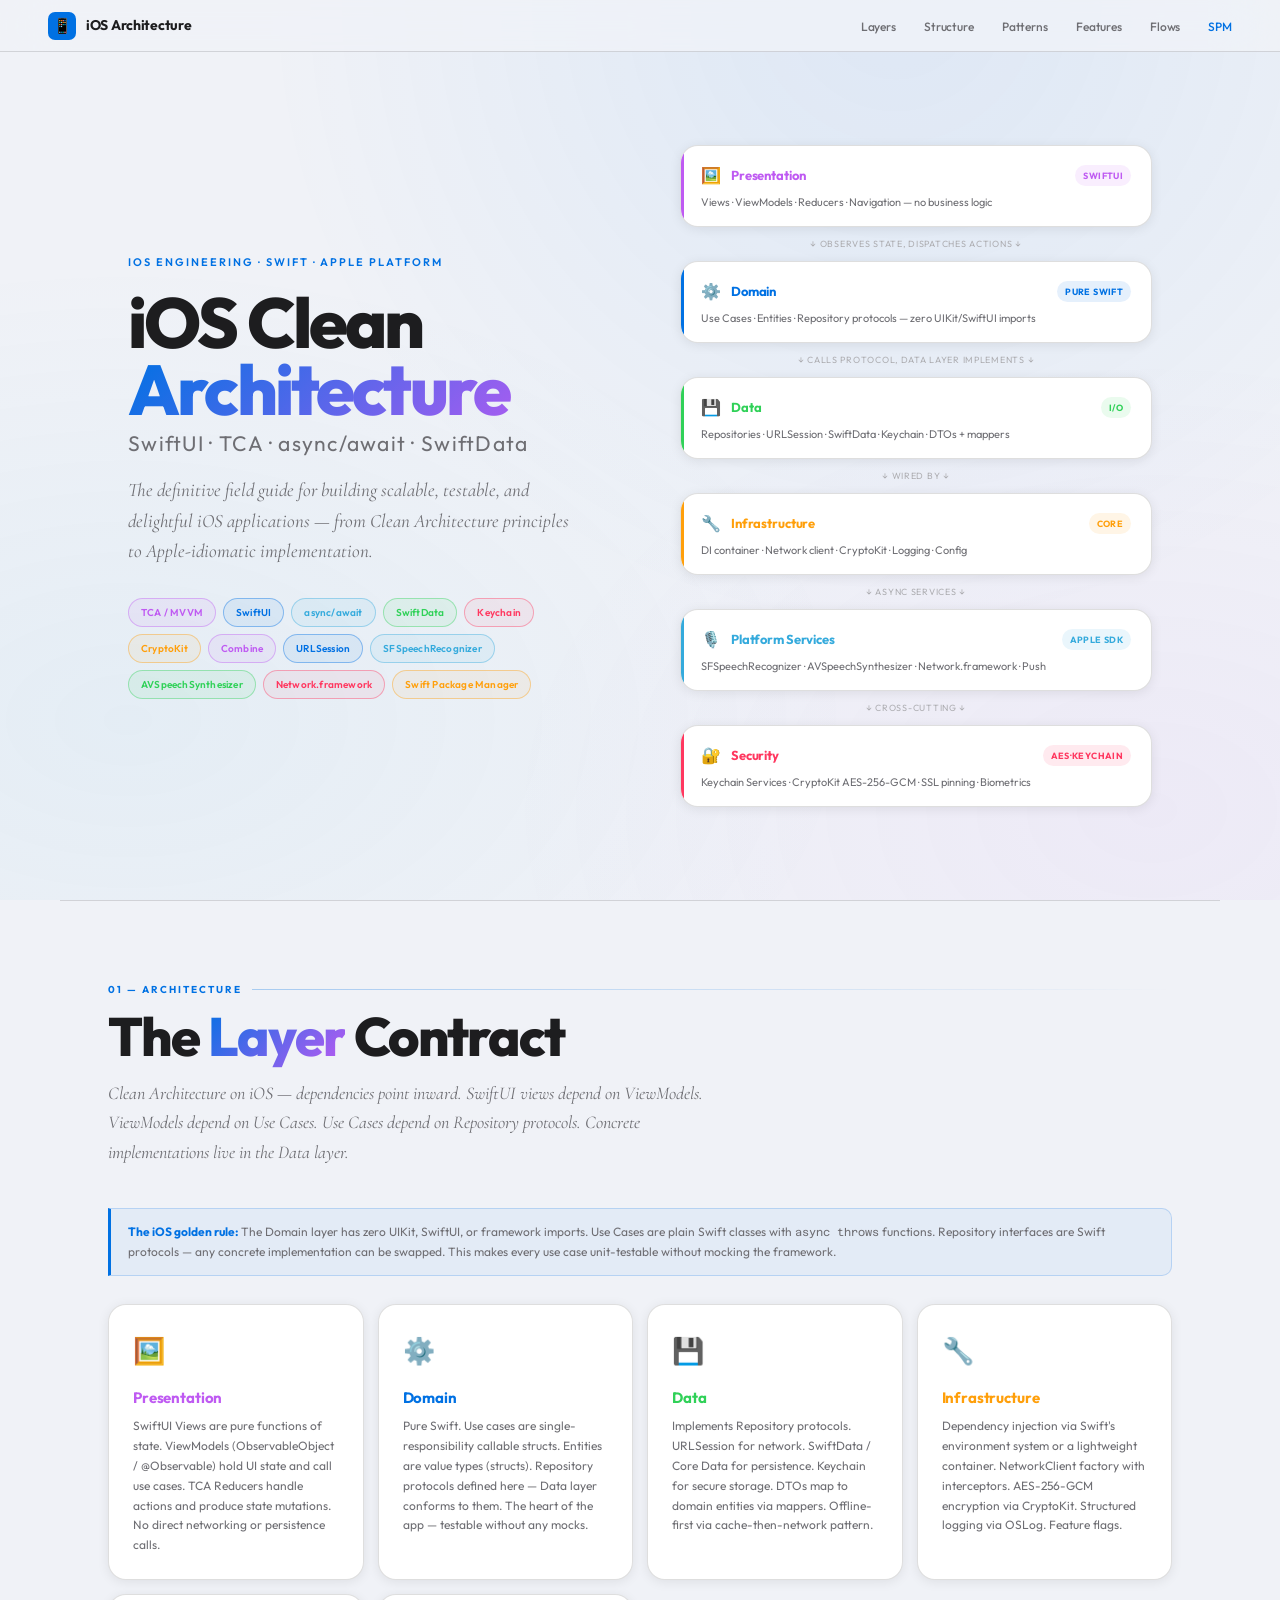
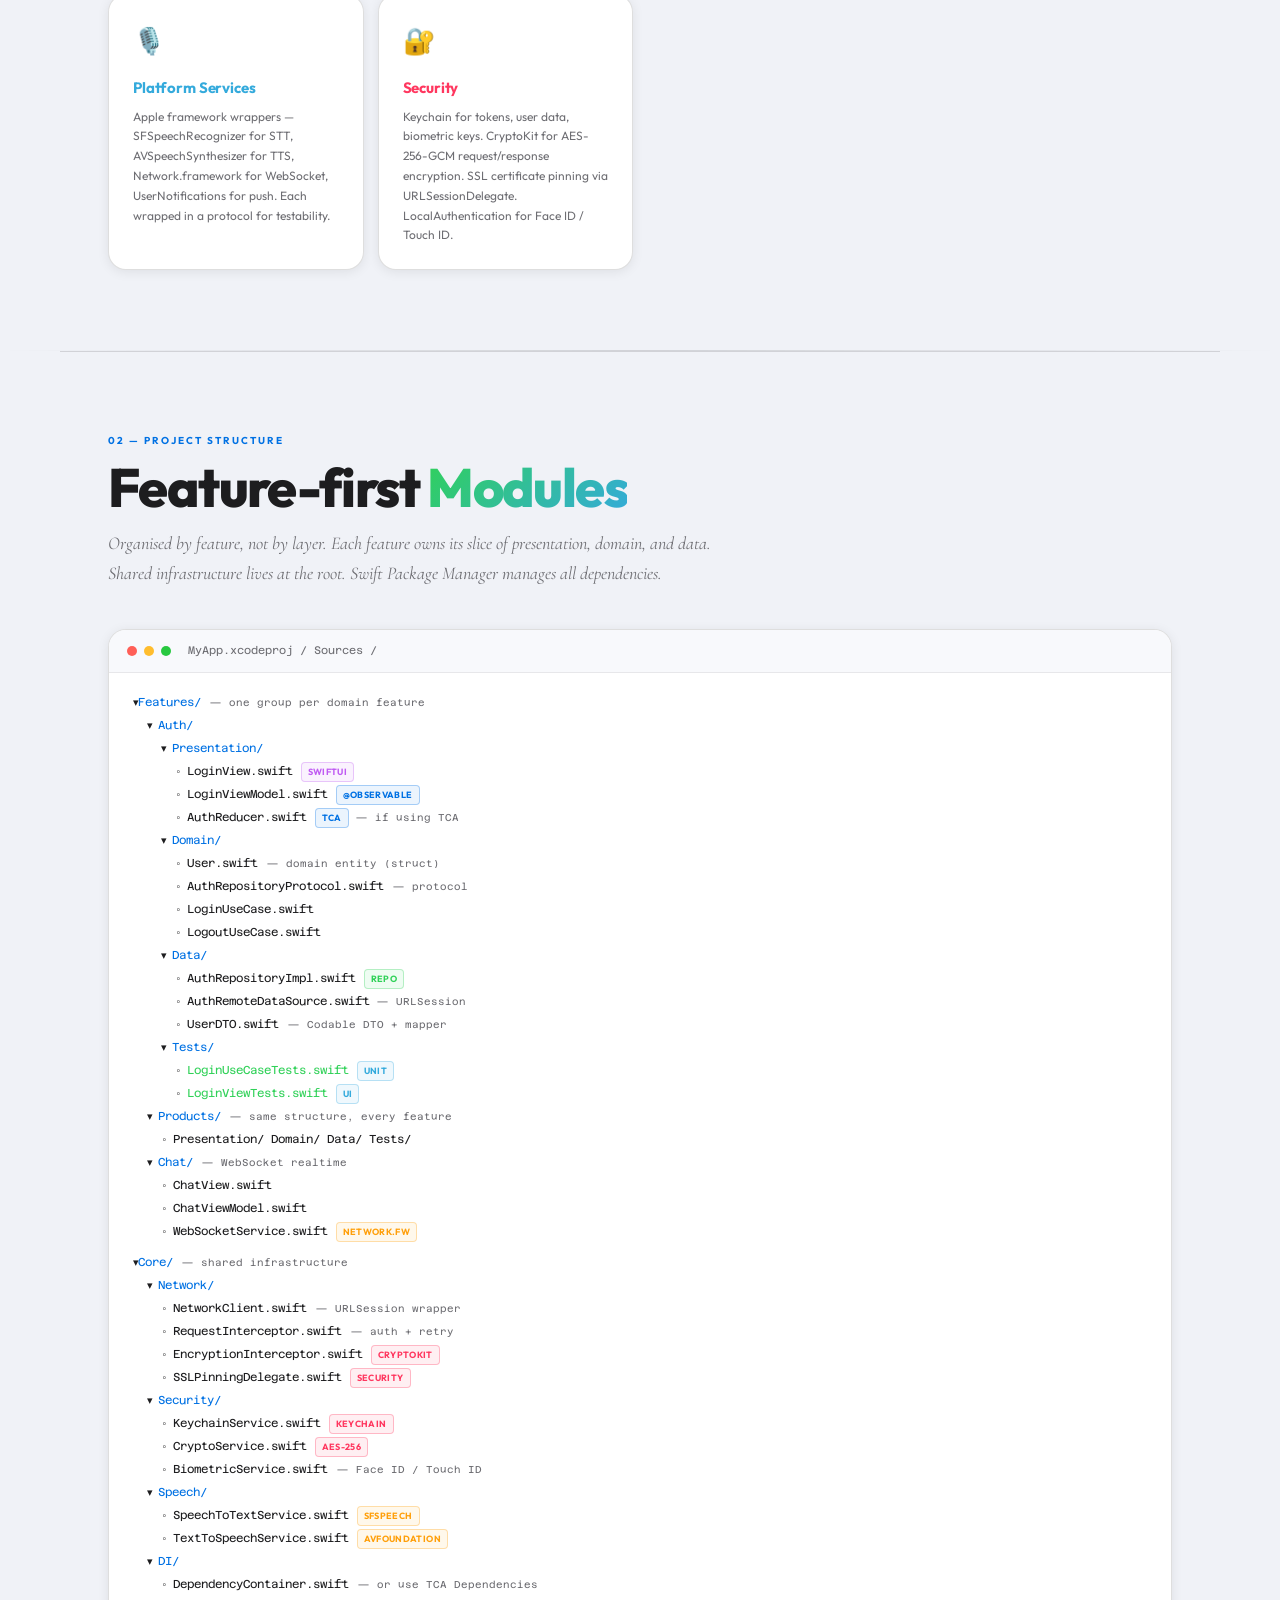
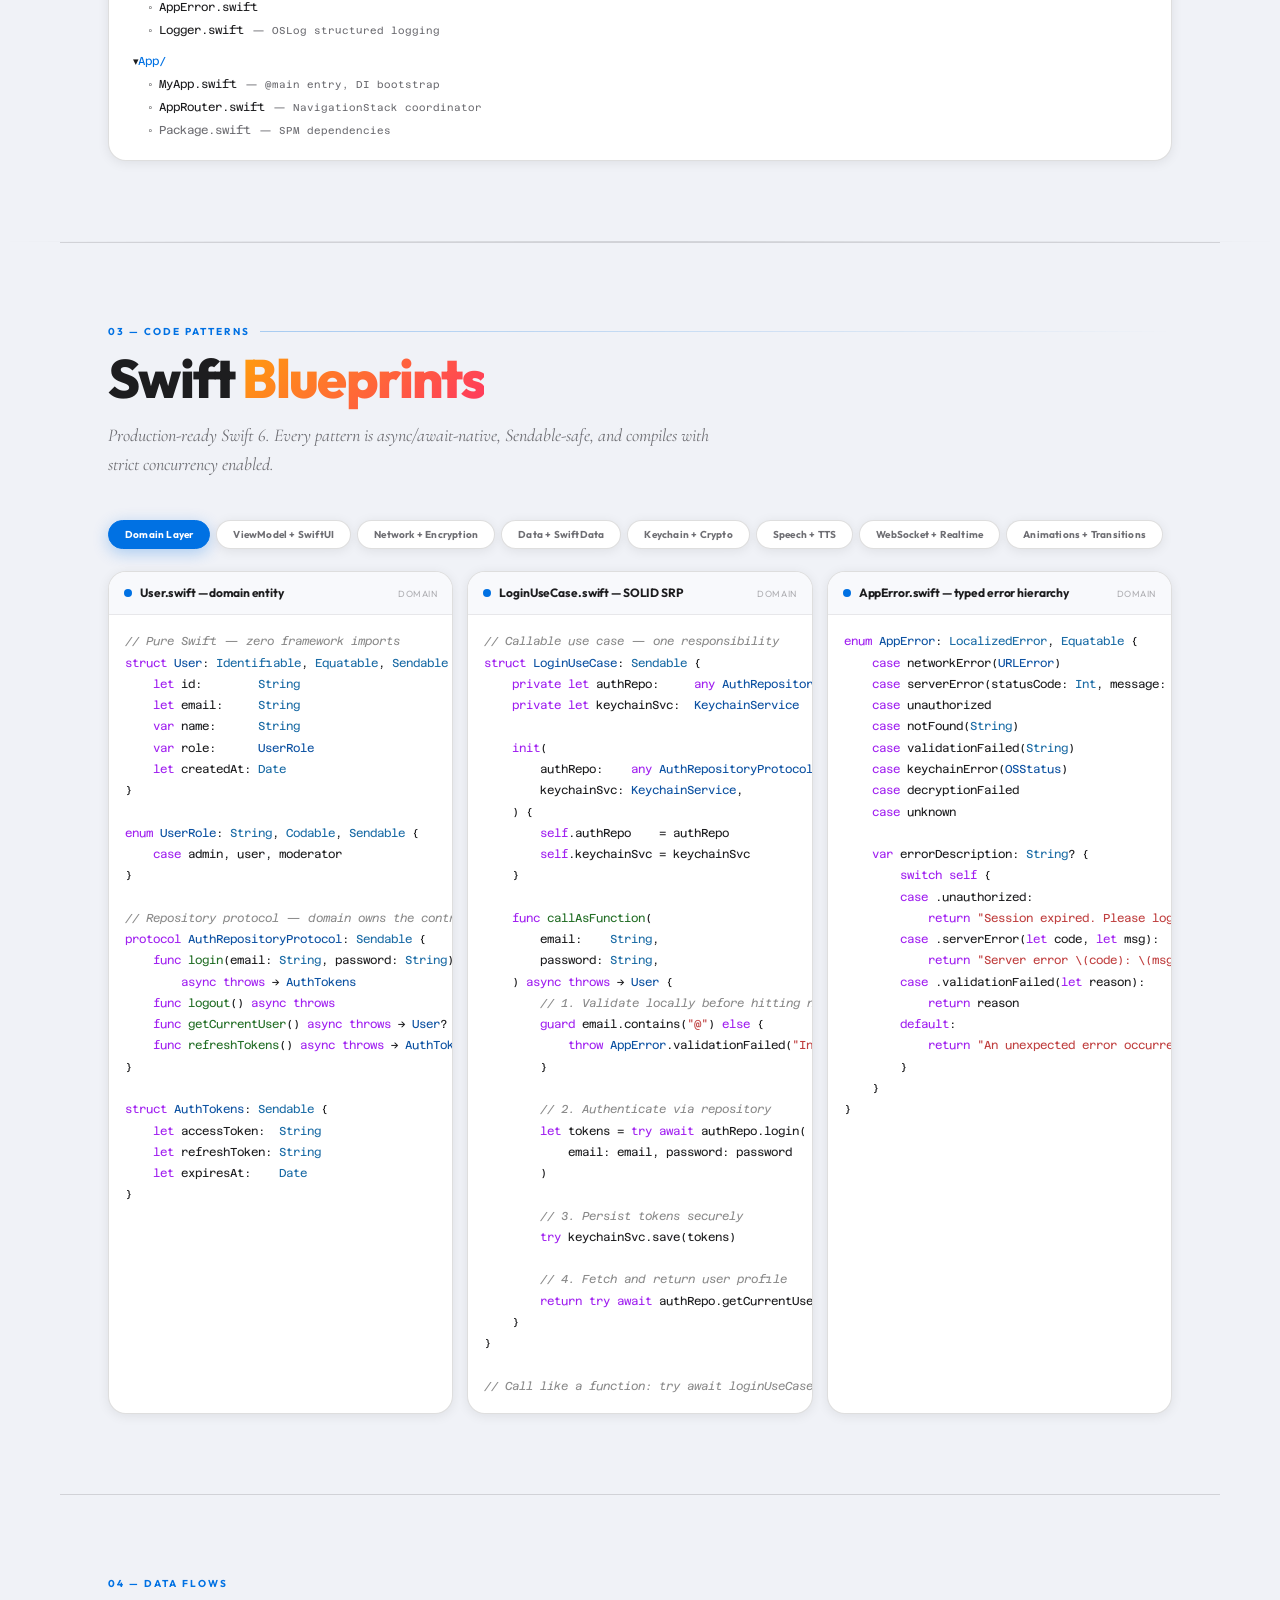
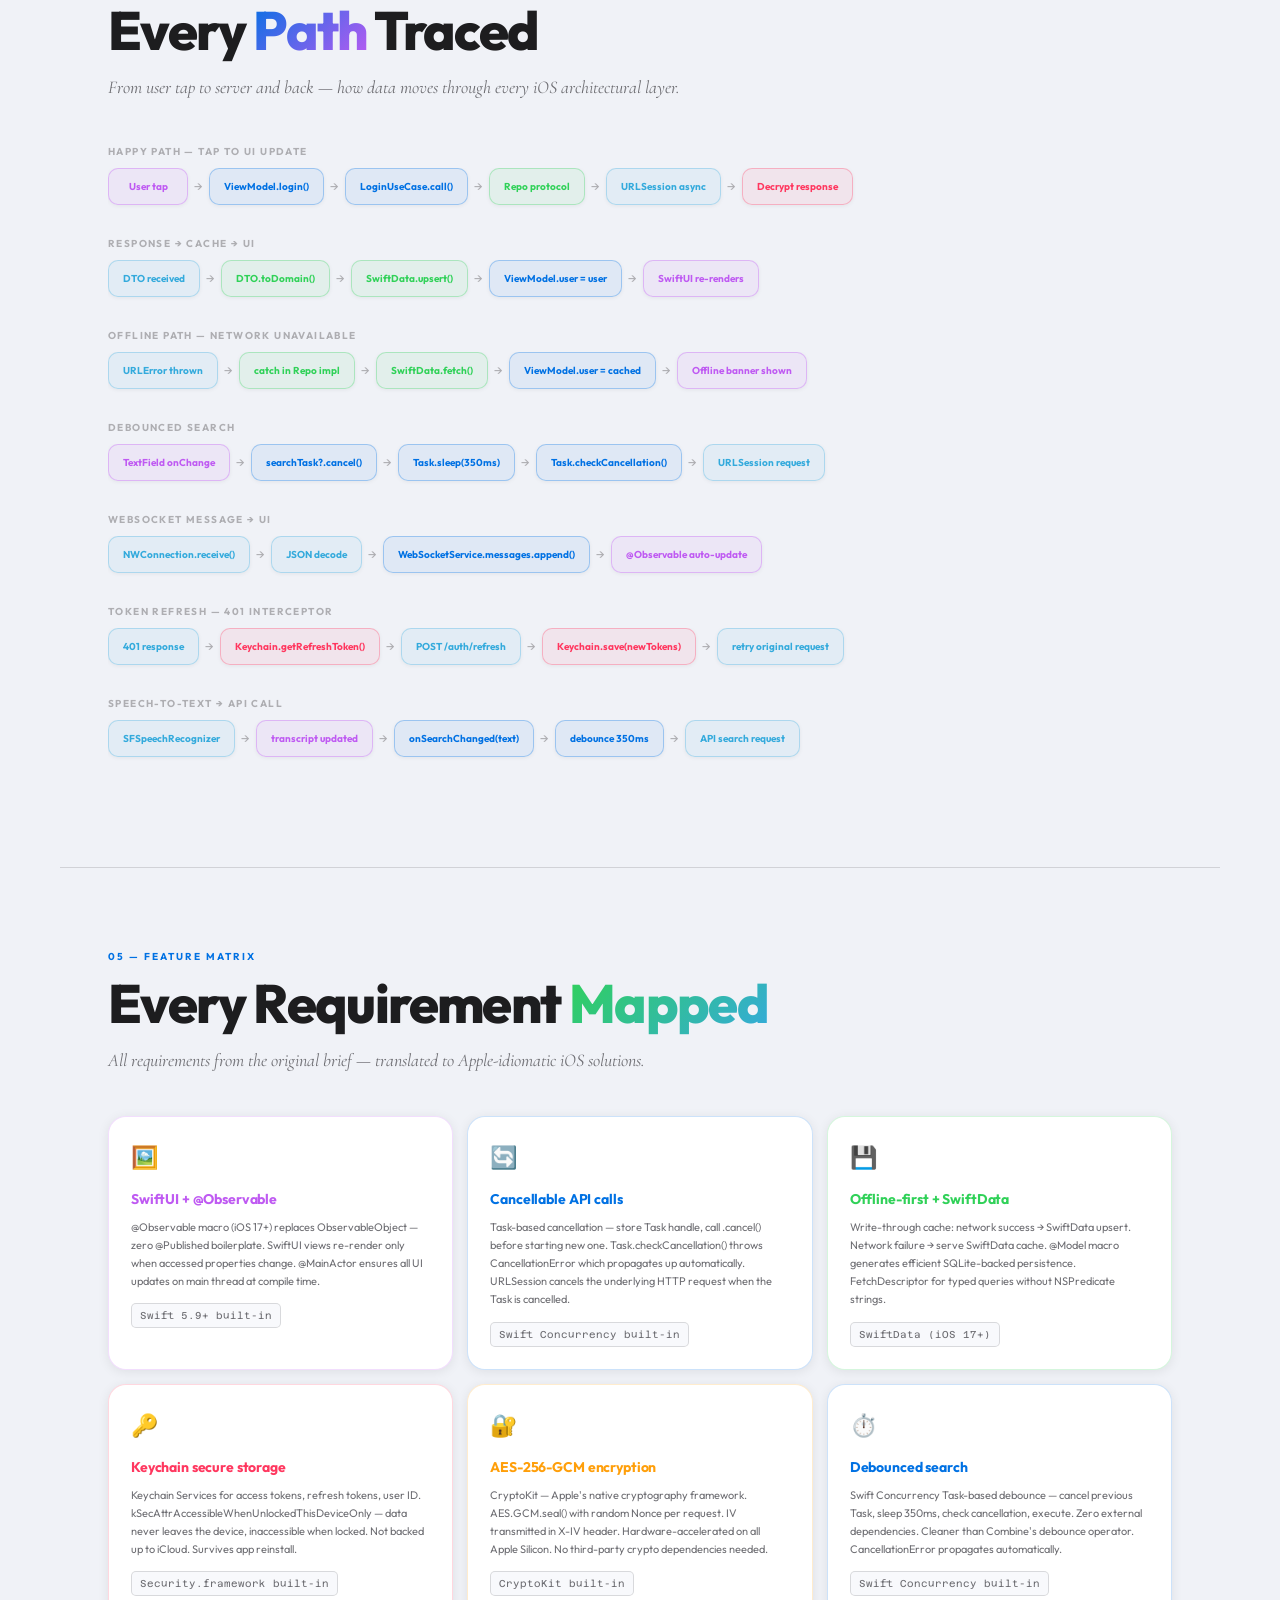
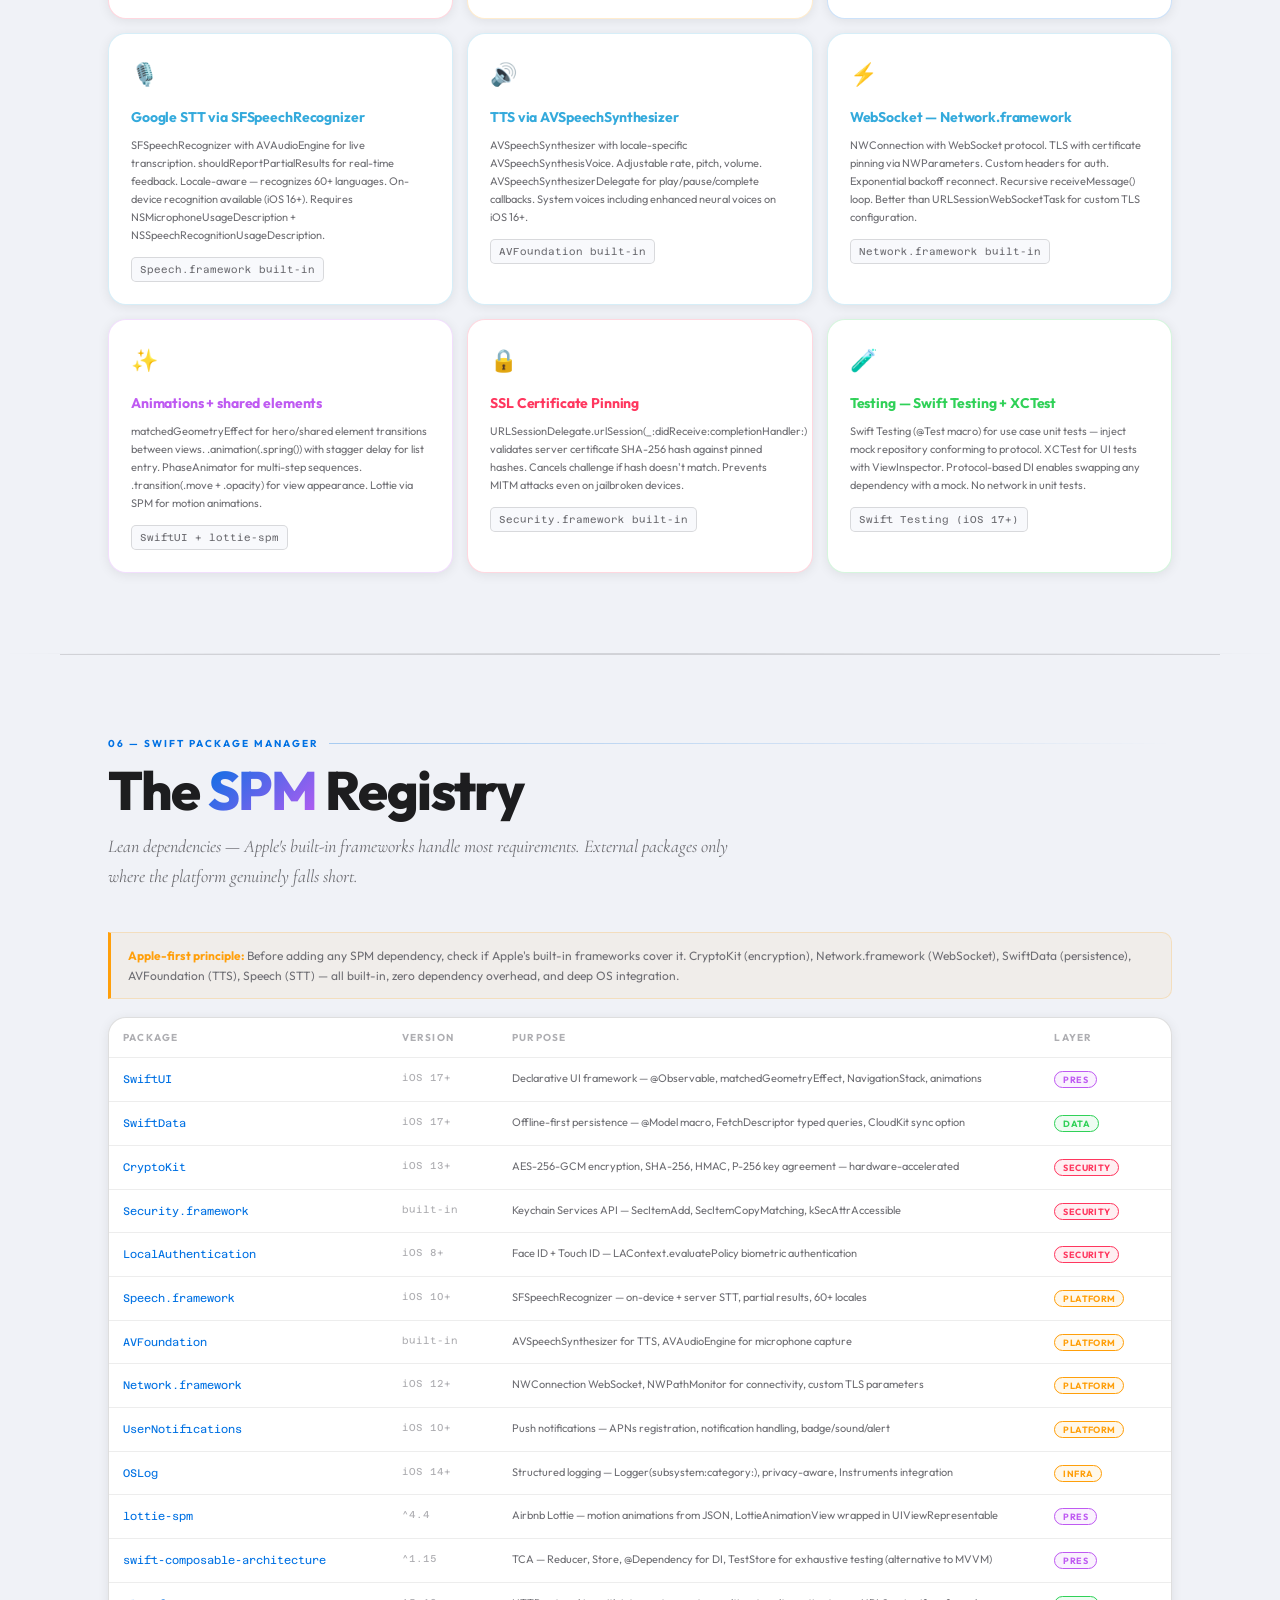
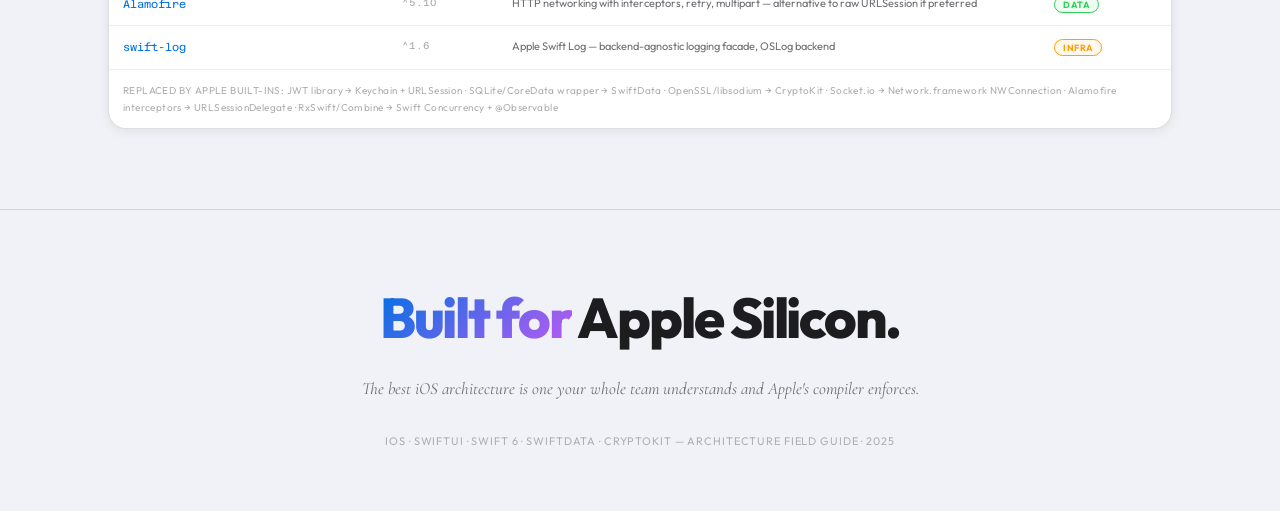
<file: articles/ios_architecture.html>
<!DOCTYPE html>
<html lang="en">
<head>
<meta charset="UTF-8"/>
<meta name="viewport" content="width=device-width, initial-scale=1.0"/>
<title>iOS — Clean Architecture Field Guide</title>
<link rel="preconnect" href="https://fonts.googleapis.com"/>
<link rel="preconnect" href="https://fonts.gstatic.com" crossorigin/>
<link href="https://fonts.googleapis.com/css2?family=Outfit:wght@200;300;400;500;600;700;800;900&family=Azeret+Mono:ital,wght@0,300;0,400;0,500;1,300&family=Cormorant+Garamond:ital,wght@0,300;0,400;1,300;1,400&display=swap" rel="stylesheet"/>
<style>
:root{
  --bg:#f0f2f7;--bg2:#e8eaf2;--bg3:#dde0ed;
  --surf:#ffffff;--surf2:#f8f9fc;
  --bord:rgba(0,0,0,0.07);--bord2:rgba(0,0,0,0.13);
  --a1:#0071e3;--a2:#34aadc;--a3:#30d158;--a4:#ff375f;
  --a5:#ff9f0a;--a6:#bf5af2;--a7:#64d2ff;--a8:#30d158;
  --text:#1d1d1f;--text2:#6e6e73;--text3:#aeaeb2;
  --fh:'Outfit',sans-serif;--fb:'Cormorant Garamond',serif;--fc:'Azeret Mono',monospace;
  --r:10px;--rl:18px;--rsm:6px;
  --shadow:0 2px 12px rgba(0,0,0,0.08);
  --shadow-lg:0 8px 40px rgba(0,0,0,0.12);
}
*,*::before,*::after{box-sizing:border-box;margin:0;padding:0}
html{scroll-behavior:smooth}
body{
  background:var(--bg);color:var(--text);
  font-family:var(--fh);font-size:16px;line-height:1.7;
  overflow-x:hidden;
}
::-webkit-scrollbar{width:4px}
::-webkit-scrollbar-track{background:var(--bg)}
::-webkit-scrollbar-thumb{background:var(--a1);border-radius:2px}

/* APPLE-STYLE NOISE TEXTURE */
body::before{
  content:'';position:fixed;inset:0;
  background:
    radial-gradient(ellipse at 70% 0%,rgba(0,113,227,0.08) 0%,transparent 50%),
    radial-gradient(ellipse at 10% 80%,rgba(52,170,220,0.06) 0%,transparent 45%),
    radial-gradient(ellipse at 90% 90%,rgba(191,90,242,0.05) 0%,transparent 40%);
  pointer-events:none;z-index:0;
}

/* NAV — Apple-style frosted glass */
nav{
  position:fixed;top:0;left:0;right:0;z-index:200;
  background:rgba(240,242,247,0.85);
  backdrop-filter:blur(30px) saturate(180%);
  -webkit-backdrop-filter:blur(30px) saturate(180%);
  border-bottom:0.5px solid var(--bord2);
  height:52px;display:flex;align-items:center;justify-content:space-between;
  padding:0 48px;
}
.nav-brand{display:flex;align-items:center;gap:10px}
.nav-icon{
  width:28px;height:28px;background:var(--a1);
  border-radius:7px;display:flex;align-items:center;justify-content:center;
  font-size:15px;color:#fff;
}
.nav-logo{font-family:var(--fh);font-size:14px;font-weight:700;color:var(--text);letter-spacing:-.02em}
.nav-links{display:flex;gap:28px;list-style:none}
.nav-links a{
  font-family:var(--fh);font-size:12px;font-weight:500;
  color:var(--text2);text-decoration:none;letter-spacing:-.01em;
  transition:color .15s;
}
.nav-links a:hover{color:var(--a1)}

/* HERO */
.hero{
  position:relative;min-height:100vh;
  display:grid;grid-template-columns:1fr 1fr;
  padding-top:52px;overflow:hidden;z-index:1;
  align-items:center;
}
.hero-left{padding:60px 60px 60px 10vw}
.hero-right{
  padding:60px 10vw 60px 40px;
  display:flex;flex-direction:column;gap:8px;
}

.hero-eyebrow{
  font-family:var(--fh);font-size:11px;font-weight:600;
  letter-spacing:.18em;text-transform:uppercase;color:var(--a1);
  margin-bottom:18px;
  opacity:0;animation:up .6s .1s forwards;
}

.hero-title{
  font-family:var(--fh);
  font-size:clamp(44px,5.5vw,80px);
  font-weight:800;line-height:.95;letter-spacing:-.04em;
  margin-bottom:22px;
  opacity:0;animation:up .7s .22s forwards;
}
.ht1{display:block;color:var(--text)}
.ht2{display:block;background:linear-gradient(135deg,var(--a1) 0%,var(--a6) 100%);-webkit-background-clip:text;-webkit-text-fill-color:transparent;background-clip:text}
.ht3{
  display:block;font-size:.3em;font-weight:400;
  letter-spacing:.06em;color:var(--text2);margin-top:10px;
  -webkit-text-fill-color:var(--text2);background:none;
}

.hero-desc{
  font-family:var(--fb);font-style:italic;
  font-size:19px;color:var(--text2);max-width:480px;
  line-height:1.6;margin-bottom:32px;
  opacity:0;animation:up .7s .35s forwards;
}

.hero-pills{
  display:flex;flex-wrap:wrap;gap:7px;
  opacity:0;animation:up .7s .48s forwards;
}
.pill{
  font-family:var(--fh);font-size:10px;font-weight:600;
  padding:5px 12px;border-radius:100px;border:1px solid;
  letter-spacing:.02em;white-space:nowrap;
}
.p1{border-color:rgba(0,113,227,.4);color:var(--a1);background:rgba(0,113,227,.07)}
.p2{border-color:rgba(52,170,220,.4);color:var(--a2);background:rgba(52,170,220,.07)}
.p3{border-color:rgba(48,209,88,.4);color:var(--a3);background:rgba(48,209,88,.07)}
.p4{border-color:rgba(255,55,95,.4);color:var(--a4);background:rgba(255,55,95,.06)}
.p5{border-color:rgba(255,159,10,.4);color:var(--a5);background:rgba(255,159,10,.06)}
.p6{border-color:rgba(191,90,242,.4);color:var(--a6);background:rgba(191,90,242,.07)}

/* LAYER CARDS — right side */
.layer-card{
  background:var(--surf);
  border:0.5px solid var(--bord2);
  border-radius:var(--rl);
  padding:16px 20px;
  box-shadow:var(--shadow);
  cursor:default;
  transition:transform .2s,box-shadow .2s;
  opacity:0;animation:slideLeft .6s forwards;
  position:relative;overflow:hidden;
}
.layer-card::before{
  content:'';position:absolute;left:0;top:0;bottom:0;
  width:3px;border-radius:3px 0 0 3px;
}
.layer-card:hover{transform:translateX(-4px);box-shadow:var(--shadow-lg)}
.lc1{animation-delay:.3s}.lc1::before{background:var(--a6)}
.lc2{animation-delay:.4s}.lc2::before{background:var(--a1)}
.lc3{animation-delay:.5s}.lc3::before{background:var(--a3)}
.lc4{animation-delay:.6s}.lc4::before{background:var(--a5)}
.lc5{animation-delay:.7s}.lc5::before{background:var(--a2)}
.lc6{animation-delay:.8s}.lc6::before{background:var(--a4)}

.lc-head{display:flex;align-items:center;gap:10px;margin-bottom:5px}
.lc-name{font-family:var(--fh);font-size:13px;font-weight:700;letter-spacing:-.01em}
.lc-desc{font-family:var(--fh);font-size:11px;color:var(--text2);font-weight:400;line-height:1.5}
.lc-badge{
  margin-left:auto;font-family:var(--fh);font-size:9px;font-weight:700;
  padding:3px 8px;border-radius:100px;letter-spacing:.04em;text-transform:uppercase;
}
.dep-line{
  font-family:var(--fh);font-size:9px;color:var(--text3);
  text-align:center;padding:1px 0;letter-spacing:.08em;text-transform:uppercase;
}

@keyframes up{from{opacity:0;transform:translateY(18px)}to{opacity:1;transform:translateY(0)}}
@keyframes slideLeft{from{opacity:0;transform:translateX(22px)}to{opacity:1;transform:translateX(0)}}

/* MAIN */
main{position:relative;z-index:1}
.section{max-width:1160px;margin:0 auto;padding:80px 48px;border-top:0.5px solid var(--bord2)}
.sec-label{
  font-family:var(--fh);font-size:10px;font-weight:700;
  letter-spacing:.2em;text-transform:uppercase;color:var(--a1);
  margin-bottom:10px;display:flex;align-items:center;gap:10px;
}
.sec-label::after{content:'';flex:1;height:0.5px;background:linear-gradient(90deg,var(--a1),transparent);opacity:.3}
.sec-title{font-family:var(--fh);font-size:clamp(32px,4.5vw,54px);font-weight:800;line-height:1.05;letter-spacing:-.03em;margin-bottom:14px}
.sec-intro{font-family:var(--fb);font-style:italic;font-size:18px;color:var(--text2);max-width:620px;line-height:1.65;margin-bottom:40px}

/* PRINCIPLE CARDS */
.prin-grid{display:grid;grid-template-columns:repeat(auto-fit,minmax(240px,1fr));gap:14px}
.pc{
  background:var(--surf);border:0.5px solid var(--bord2);
  border-radius:var(--rl);padding:24px;
  box-shadow:var(--shadow);transition:transform .2s,box-shadow .2s;
}
.pc:hover{transform:translateY(-2px);box-shadow:var(--shadow-lg)}
.pc-icon{font-size:26px;margin-bottom:12px;display:block}
.pc-title{font-family:var(--fh);font-size:15px;font-weight:700;margin-bottom:6px;letter-spacing:-.01em}
.pc-desc{font-family:var(--fh);font-size:12px;color:var(--text2);line-height:1.65;font-weight:400}

/* FILE TREE */
.tree-wrap{
  background:var(--surf);border:0.5px solid var(--bord2);
  border-radius:var(--rl);overflow:hidden;box-shadow:var(--shadow);
}
.tree-hdr{
  background:var(--surf2);padding:12px 18px;
  display:flex;align-items:center;gap:7px;border-bottom:0.5px solid var(--bord);
}
.td{width:10px;height:10px;border-radius:50%}
.td:nth-child(1){background:#ff5f57}.td:nth-child(2){background:#ffbd2e}.td:nth-child(3){background:#28c840}
.tree-path{font-family:var(--fc);font-size:11px;color:var(--text2);margin-left:10px}
.tree-body{padding:18px 20px;overflow-x:auto}
.fr{display:flex;align-items:center;height:23px;border-radius:5px;padding:0 4px;transition:background .1s;cursor:default}
.fr:hover{background:rgba(0,113,227,.06)}
.fi{font-family:var(--fc);font-size:11px;margin-right:5px;flex-shrink:0}
.fl{font-family:var(--fc);font-size:11.5px}
.fl.d{color:var(--a1)}.fl.sw{color:var(--text)}.fl.cfg{color:var(--text2)}.fl.test{color:var(--a3)}
.atag{
  margin-left:8px;font-size:9px;padding:1px 6px;border-radius:4px;
  font-weight:700;font-family:var(--fh);letter-spacing:.04em;text-transform:uppercase;
  border:0.5px solid;white-space:nowrap;
}
.t-view{background:rgba(191,90,242,.08);color:var(--a6);border-color:rgba(191,90,242,.3)}
.t-vm  {background:rgba(0,113,227,.08);color:var(--a1);border-color:rgba(0,113,227,.3)}
.t-repo{background:rgba(48,209,88,.08);color:var(--a3);border-color:rgba(48,209,88,.3)}
.t-svc {background:rgba(255,159,10,.08);color:var(--a5);border-color:rgba(255,159,10,.3)}
.t-sec {background:rgba(255,55,95,.08);color:var(--a4);border-color:rgba(255,55,95,.3)}
.t-tst {background:rgba(52,170,220,.08);color:var(--a2);border-color:rgba(52,170,220,.3)}

/* CODE CARDS */
.code-grid{display:grid;grid-template-columns:repeat(auto-fit,minmax(340px,1fr));gap:14px}
.cc{
  background:var(--surf);border:0.5px solid var(--bord2);
  border-radius:var(--rl);overflow:hidden;box-shadow:var(--shadow);
  transition:transform .2s,box-shadow .2s;position:relative;
}
.cc::before{content:'';position:absolute;top:0;left:0;right:0;height:2px;opacity:0;transition:opacity .2s}
.cc:hover{transform:translateY(-2px);box-shadow:var(--shadow-lg)}
.cc:hover::before{opacity:1}
.cc-v::before{background:linear-gradient(90deg,var(--a6),transparent)}
.cc-vm::before{background:linear-gradient(90deg,var(--a1),transparent)}
.cc-r::before{background:linear-gradient(90deg,var(--a3),transparent)}
.cc-s::before{background:linear-gradient(90deg,var(--a5),transparent)}
.cc-n::before{background:linear-gradient(90deg,var(--a2),transparent)}
.cc-sec::before{background:linear-gradient(90deg,var(--a4),transparent)}

.cc-head{
  background:var(--surf2);padding:11px 15px;
  display:flex;align-items:center;gap:8px;border-bottom:0.5px solid var(--bord);
}
.cd{width:8px;height:8px;border-radius:50%;flex-shrink:0}
.ct{font-family:var(--fh);font-size:12px;font-weight:700;color:var(--text);letter-spacing:-.01em}
.csub{font-family:var(--fh);font-size:9px;color:var(--text3);margin-left:auto;text-transform:uppercase;letter-spacing:.06em}

pre{
  padding:16px;font-family:var(--fc);font-size:11.5px;
  line-height:1.85;overflow-x:auto;color:#1d1d1f;white-space:pre;background:transparent;
}
/* SWIFT SYNTAX — light theme */
.kw{color:#a020f0}
.cls{color:#0d52a2}
.fn{color:#236e26}
.str{color:#c04040}
.dec{color:#6432a8}
.cmt{color:#8b8b8b;font-style:italic}
.typ{color:#1a6ba5}
.num{color:#8e2f00}
.imp{color:#a020f0}
.ann{color:#6432a8}
.prop{color:#0d52a2}

/* TABS */
.tab-nav{display:flex;gap:6px;flex-wrap:wrap;margin-bottom:22px}
.tb{
  font-family:var(--fh);font-size:10px;font-weight:700;
  padding:7px 16px;border-radius:100px;
  border:0.5px solid var(--bord2);background:var(--surf);
  color:var(--text2);cursor:pointer;letter-spacing:.02em;
  box-shadow:var(--shadow);transition:all .15s;
}
.tb:hover{color:var(--text);border-color:var(--bord2)}
.tb.on{background:var(--a1);color:#fff;border-color:var(--a1);box-shadow:0 4px 16px rgba(0,113,227,.3)}
.tp{display:none}.tp.on{display:block}

/* FLOW */
.flow-section{margin-bottom:24px}
.flow-lbl{font-family:var(--fh);font-size:10px;font-weight:700;letter-spacing:.14em;text-transform:uppercase;color:var(--text3);margin-bottom:8px}
.flow-row{display:flex;align-items:center;overflow-x:auto;padding-bottom:6px;gap:0;flex-wrap:nowrap}
.fb{
  flex-shrink:0;padding:9px 14px;border-radius:10px;
  border:0.5px solid;
  font-family:var(--fh);font-size:10px;font-weight:700;
  text-align:center;white-space:nowrap;min-width:80px;
  box-shadow:0 1px 4px rgba(0,0,0,.06);
}
.fa{flex-shrink:0;color:var(--text3);padding:0 6px;font-size:13px}
.fb-v{background:rgba(191,90,242,.08);border-color:rgba(191,90,242,.35);color:var(--a6)}
.fb-vm{background:rgba(0,113,227,.07);border-color:rgba(0,113,227,.3);color:var(--a1)}
.fb-r{background:rgba(48,209,88,.07);border-color:rgba(48,209,88,.3);color:var(--a3)}
.fb-s{background:rgba(255,159,10,.07);border-color:rgba(255,159,10,.3);color:var(--a5)}
.fb-n{background:rgba(52,170,220,.07);border-color:rgba(52,170,220,.3);color:var(--a2)}
.fb-sec{background:rgba(255,55,95,.07);border-color:rgba(255,55,95,.3);color:var(--a4)}

/* FEATURE CARDS */
.feat-grid{display:grid;grid-template-columns:repeat(auto-fit,minmax(270px,1fr));gap:14px}
.fc{
  background:var(--surf);border:0.5px solid var(--bord2);
  border-radius:var(--rl);padding:22px;
  box-shadow:var(--shadow);transition:transform .18s,box-shadow .18s;
}
.fc:hover{transform:translateY(-2px);box-shadow:var(--shadow-lg)}
.fc-icon{font-size:22px;margin-bottom:12px;display:block}
.fc-title{font-family:var(--fh);font-size:14px;font-weight:700;margin-bottom:6px;letter-spacing:-.01em}
.fc-desc{font-family:var(--fh);font-size:11px;color:var(--text2);line-height:1.65;margin-bottom:10px;font-weight:400}
.fc-dep{font-family:var(--fc);font-size:10px;color:var(--text2);background:var(--surf2);border:0.5px solid var(--bord2);padding:3px 8px;border-radius:5px;display:inline-block;margin:2px 2px 0 0}

/* PACKAGES TABLE */
.pkg-wrap{background:var(--surf);border:0.5px solid var(--bord2);border-radius:var(--rl);overflow:hidden;overflow-x:auto;box-shadow:var(--shadow)}
table{width:100%;border-collapse:collapse}
th{text-align:left;padding:11px 14px;font-family:var(--fh);font-size:10px;font-weight:700;letter-spacing:.12em;text-transform:uppercase;color:var(--text3);border-bottom:0.5px solid var(--bord)}
td{padding:11px 14px;border-bottom:0.5px solid var(--bord);font-family:var(--fh);font-size:12px;vertical-align:top}
tr:last-child td{border-bottom:none}
tr:hover td{background:rgba(0,113,227,.03)}
.pn{font-family:var(--fc);font-size:11px;color:var(--a1)}
.pv{font-family:var(--fc);font-size:10px;color:var(--text3)}
.pd{color:var(--text2);font-size:11px}
.lp{font-size:9px;padding:2px 8px;border-radius:100px;font-weight:700;font-family:var(--fh);letter-spacing:.04em;text-transform:uppercase;white-space:nowrap;border:0.5px solid}

/* CALLOUTS */
.note{background:rgba(0,113,227,.05);border:0.5px solid rgba(0,113,227,.2);border-left:3px solid var(--a1);border-radius:0 10px 10px 0;padding:13px 17px;font-family:var(--fh);font-size:12px;color:var(--text2);margin:18px 0;line-height:1.65}
.note strong{color:var(--a1);font-weight:700}
.warn{background:rgba(255,159,10,.05);border:0.5px solid rgba(255,159,10,.2);border-left:3px solid var(--a5);border-radius:0 10px 10px 0;padding:13px 17px;font-family:var(--fh);font-size:12px;color:var(--text2);margin:18px 0;line-height:1.65}
.warn strong{color:var(--a5);font-weight:700}

.dvdr{height:0.5px;background:linear-gradient(90deg,transparent,var(--bord2),transparent)}
.reveal{opacity:0;transform:translateY(22px);transition:opacity .65s ease,transform .65s ease}
.reveal.vis{opacity:1;transform:translateY(0)}
.gt1{background:linear-gradient(135deg,var(--a1),var(--a6));-webkit-background-clip:text;-webkit-text-fill-color:transparent;background-clip:text}
.gt2{background:linear-gradient(135deg,var(--a3),var(--a2));-webkit-background-clip:text;-webkit-text-fill-color:transparent;background-clip:text}
.gt3{background:linear-gradient(135deg,var(--a5),var(--a4));-webkit-background-clip:text;-webkit-text-fill-color:transparent;background-clip:text}

footer{position:relative;z-index:1;text-align:center;padding:60px 48px;border-top:0.5px solid var(--bord2)}
.ft-title{font-family:var(--fh);font-size:clamp(28px,5vw,56px);font-weight:800;letter-spacing:-.04em;margin-bottom:10px}
.ft-sub{font-family:var(--fb);font-style:italic;color:var(--text2);font-size:17px;margin-bottom:28px}
.ft-copy{font-family:var(--fh);font-size:11px;color:var(--text3);letter-spacing:.08em;text-transform:uppercase}

@media(max-width:900px){
  nav{padding:0 16px}.nav-links{display:none}
  .hero{grid-template-columns:1fr}
  .hero-left{padding:80px 20px 40px}
  .hero-right{padding:20px 20px 60px}
  .section{padding:56px 20px}
  .code-grid{grid-template-columns:1fr}
}
</style>
</head>
<body>

<nav>
  <div class="nav-brand">
    <div class="nav-icon">📱</div>
    <span class="nav-logo">iOS Architecture</span>
  </div>
  <ul class="nav-links">
    <li><a href="#layers">Layers</a></li>
    <li><a href="#structure">Structure</a></li>
    <li><a href="#patterns">Patterns</a></li>
    <li><a href="#features">Features</a></li>
    <li><a href="#flows">Flows</a></li>
    <li><a href="#packages">SPM</a></li>
  </ul>
</nav>

<!-- HERO -->
<section class="hero">
  <div class="hero-left">
    <p class="hero-eyebrow">iOS Engineering · Swift · Apple Platform</p>
    <h1 class="hero-title">
      <span class="ht1">iOS Clean</span>
      <span class="ht2">Architecture</span>
      <span class="ht3">SwiftUI · TCA · async/await · SwiftData</span>
    </h1>
    <p class="hero-desc">The definitive field guide for building scalable, testable, and delightful iOS applications — from Clean Architecture principles to Apple-idiomatic implementation.</p>
    <div class="hero-pills">
      <span class="pill p6">TCA / MVVM</span>
      <span class="pill p1">SwiftUI</span>
      <span class="pill p2">async/await</span>
      <span class="pill p3">SwiftData</span>
      <span class="pill p4">Keychain</span>
      <span class="pill p5">CryptoKit</span>
      <span class="pill p6">Combine</span>
      <span class="pill p1">URLSession</span>
      <span class="pill p2">SFSpeechRecognizer</span>
      <span class="pill p3">AVSpeechSynthesizer</span>
      <span class="pill p4">Network.framework</span>
      <span class="pill p5">Swift Package Manager</span>
    </div>
  </div>

  <div class="hero-right">
    <div class="layer-card lc1">
      <div class="lc-head">
        <span style="font-size:16px">🖼️</span>
        <div class="lc-name" style="color:var(--a6)">Presentation</div>
        <span class="lc-badge" style="background:rgba(191,90,242,.1);color:var(--a6)">SwiftUI</span>
      </div>
      <div class="lc-desc">Views · ViewModels · Reducers · Navigation — no business logic</div>
    </div>
    <div class="dep-line">↓ observes state, dispatches actions ↓</div>
    <div class="layer-card lc2">
      <div class="lc-head">
        <span style="font-size:16px">⚙️</span>
        <div class="lc-name" style="color:var(--a1)">Domain</div>
        <span class="lc-badge" style="background:rgba(0,113,227,.1);color:var(--a1)">Pure Swift</span>
      </div>
      <div class="lc-desc">Use Cases · Entities · Repository protocols — zero UIKit/SwiftUI imports</div>
    </div>
    <div class="dep-line">↓ calls protocol, data layer implements ↓</div>
    <div class="layer-card lc3">
      <div class="lc-head">
        <span style="font-size:16px">💾</span>
        <div class="lc-name" style="color:var(--a3)">Data</div>
        <span class="lc-badge" style="background:rgba(48,209,88,.1);color:var(--a3)">I/O</span>
      </div>
      <div class="lc-desc">Repositories · URLSession · SwiftData · Keychain · DTOs + mappers</div>
    </div>
    <div class="dep-line">↓ wired by ↓</div>
    <div class="layer-card lc4">
      <div class="lc-head">
        <span style="font-size:16px">🔧</span>
        <div class="lc-name" style="color:var(--a5)">Infrastructure</div>
        <span class="lc-badge" style="background:rgba(255,159,10,.1);color:var(--a5)">Core</span>
      </div>
      <div class="lc-desc">DI container · Network client · CryptoKit · Logging · Config</div>
    </div>
    <div class="dep-line">↓ async services ↓</div>
    <div class="layer-card lc5">
      <div class="lc-head">
        <span style="font-size:16px">🎙️</span>
        <div class="lc-name" style="color:var(--a2)">Platform Services</div>
        <span class="lc-badge" style="background:rgba(52,170,220,.1);color:var(--a2)">Apple SDK</span>
      </div>
      <div class="lc-desc">SFSpeechRecognizer · AVSpeechSynthesizer · Network.framework · Push</div>
    </div>
    <div class="dep-line">↓ cross-cutting ↓</div>
    <div class="layer-card lc6">
      <div class="lc-head">
        <span style="font-size:16px">🔐</span>
        <div class="lc-name" style="color:var(--a4)">Security</div>
        <span class="lc-badge" style="background:rgba(255,55,95,.1);color:var(--a4)">AES·Keychain</span>
      </div>
      <div class="lc-desc">Keychain Services · CryptoKit AES-256-GCM · SSL pinning · Biometrics</div>
    </div>
  </div>
</section>

<main>

<!-- LAYERS -->
<section class="section reveal" id="layers">
  <p class="sec-label">01 — Architecture</p>
  <h2 class="sec-title">The <span class="gt1">Layer</span> Contract</h2>
  <p class="sec-intro">Clean Architecture on iOS — dependencies point inward. SwiftUI views depend on ViewModels. ViewModels depend on Use Cases. Use Cases depend on Repository protocols. Concrete implementations live in the Data layer.</p>

  <div class="note">
    <strong>The iOS golden rule:</strong> The Domain layer has zero UIKit, SwiftUI, or framework imports. Use Cases are plain Swift classes with <code style="font-family:var(--fc);font-size:11px">async throws</code> functions. Repository interfaces are Swift protocols — any concrete implementation can be swapped. This makes every use case unit-testable without mocking the framework.
  </div>

  <div class="prin-grid reveal" style="margin-top:28px">
    <div class="pc">
      <span class="pc-icon">🖼️</span>
      <div class="pc-title" style="color:var(--a6)">Presentation</div>
      <div class="pc-desc">SwiftUI Views are pure functions of state. ViewModels (ObservableObject / @Observable) hold UI state and call use cases. TCA Reducers handle actions and produce state mutations. No direct networking or persistence calls.</div>
    </div>
    <div class="pc">
      <span class="pc-icon">⚙️</span>
      <div class="pc-title" style="color:var(--a1)">Domain</div>
      <div class="pc-desc">Pure Swift. Use cases are single-responsibility callable structs. Entities are value types (structs). Repository protocols defined here — Data layer conforms to them. The heart of the app — testable without any mocks.</div>
    </div>
    <div class="pc">
      <span class="pc-icon">💾</span>
      <div class="pc-title" style="color:var(--a3)">Data</div>
      <div class="pc-desc">Implements Repository protocols. URLSession for network. SwiftData / Core Data for persistence. Keychain for secure storage. DTOs map to domain entities via mappers. Offline-first via cache-then-network pattern.</div>
    </div>
    <div class="pc">
      <span class="pc-icon">🔧</span>
      <div class="pc-title" style="color:var(--a5)">Infrastructure</div>
      <div class="pc-desc">Dependency injection via Swift's environment system or a lightweight container. NetworkClient factory with interceptors. AES-256-GCM encryption via CryptoKit. Structured logging via OSLog. Feature flags.</div>
    </div>
    <div class="pc">
      <span class="pc-icon">🎙️</span>
      <div class="pc-title" style="color:var(--a2)">Platform Services</div>
      <div class="pc-desc">Apple framework wrappers — SFSpeechRecognizer for STT, AVSpeechSynthesizer for TTS, Network.framework for WebSocket, UserNotifications for push. Each wrapped in a protocol for testability.</div>
    </div>
    <div class="pc">
      <span class="pc-icon">🔐</span>
      <div class="pc-title" style="color:var(--a4)">Security</div>
      <div class="pc-desc">Keychain for tokens, user data, biometric keys. CryptoKit for AES-256-GCM request/response encryption. SSL certificate pinning via URLSessionDelegate. LocalAuthentication for Face ID / Touch ID.</div>
    </div>
  </div>
</section>

<div class="dvdr"></div>

<!-- FILE STRUCTURE -->
<section class="section reveal" id="structure">
  <p class="sec-label">02 — Project Structure</p>
  <h2 class="sec-title">Feature-first <span class="gt2">Modules</span></h2>
  <p class="sec-intro">Organised by feature, not by layer. Each feature owns its slice of presentation, domain, and data. Shared infrastructure lives at the root. Swift Package Manager manages all dependencies.</p>

  <div class="tree-wrap reveal">
    <div class="tree-hdr">
      <span class="td"></span><span class="td"></span><span class="td"></span>
      <span class="tree-path">MyApp.xcodeproj / Sources /</span>
    </div>
    <div class="tree-body">

      <div class="fr"><span class="fi" style="width:0">▾</span><span class="fl d">Features/</span><span style="margin-left:8px;font-size:10px;color:var(--text2);font-family:var(--fc)">— one group per domain feature</span></div>

      <div class="fr"><span style="width:14px;display:inline-block"></span><span class="fi">▾</span><span class="fl d">Auth/</span></div>
      <div class="fr"><span style="width:28px;display:inline-block"></span><span class="fi">▾</span><span class="fl d">Presentation/</span></div>
      <div class="fr"><span style="width:42px;display:inline-block"></span><span class="fi">◦</span><span class="fl sw">LoginView.swift</span><span class="atag t-view">SwiftUI</span></div>
      <div class="fr"><span style="width:42px;display:inline-block"></span><span class="fi">◦</span><span class="fl sw">LoginViewModel.swift</span><span class="atag t-vm">@Observable</span></div>
      <div class="fr"><span style="width:42px;display:inline-block"></span><span class="fi">◦</span><span class="fl sw">AuthReducer.swift</span><span class="atag t-vm">TCA</span><span style="margin-left:6px;font-size:10px;color:var(--text2);font-family:var(--fc)">— if using TCA</span></div>
      <div class="fr"><span style="width:28px;display:inline-block"></span><span class="fi">▾</span><span class="fl d">Domain/</span></div>
      <div class="fr"><span style="width:42px;display:inline-block"></span><span class="fi">◦</span><span class="fl sw">User.swift</span><span style="margin-left:8px;font-size:10px;color:var(--text2);font-family:var(--fc)">— domain entity (struct)</span></div>
      <div class="fr"><span style="width:42px;display:inline-block"></span><span class="fi">◦</span><span class="fl sw">AuthRepositoryProtocol.swift</span><span style="margin-left:8px;font-size:10px;color:var(--text2);font-family:var(--fc)">— protocol</span></div>
      <div class="fr"><span style="width:42px;display:inline-block"></span><span class="fi">◦</span><span class="fl sw">LoginUseCase.swift</span></div>
      <div class="fr"><span style="width:42px;display:inline-block"></span><span class="fi">◦</span><span class="fl sw">LogoutUseCase.swift</span></div>
      <div class="fr"><span style="width:28px;display:inline-block"></span><span class="fi">▾</span><span class="fl d">Data/</span></div>
      <div class="fr"><span style="width:42px;display:inline-block"></span><span class="fi">◦</span><span class="fl sw">AuthRepositoryImpl.swift</span><span class="atag t-repo">Repo</span></div>
      <div class="fr"><span style="width:42px;display:inline-block"></span><span class="fi">◦</span><span class="fl sw">AuthRemoteDataSource.swift</span><span style="margin-left:6px;font-size:10px;color:var(--text2);font-family:var(--fc)">— URLSession</span></div>
      <div class="fr"><span style="width:42px;display:inline-block"></span><span class="fi">◦</span><span class="fl sw">UserDTO.swift</span><span style="margin-left:8px;font-size:10px;color:var(--text2);font-family:var(--fc)">— Codable DTO + mapper</span></div>
      <div class="fr"><span style="width:28px;display:inline-block"></span><span class="fi">▾</span><span class="fl d">Tests/</span></div>
      <div class="fr"><span style="width:42px;display:inline-block"></span><span class="fi">◦</span><span class="fl test">LoginUseCaseTests.swift</span><span class="atag t-tst">Unit</span></div>
      <div class="fr"><span style="width:42px;display:inline-block"></span><span class="fi">◦</span><span class="fl test">LoginViewTests.swift</span><span class="atag t-tst">UI</span></div>

      <div class="fr"><span style="width:14px;display:inline-block"></span><span class="fi">▾</span><span class="fl d">Products/</span><span style="margin-left:8px;font-size:10px;color:var(--text2);font-family:var(--fc)">— same structure, every feature</span></div>
      <div class="fr"><span style="width:28px;display:inline-block"></span><span class="fi">◦</span><span class="fl sw">Presentation/ Domain/ Data/ Tests/</span></div>

      <div class="fr"><span style="width:14px;display:inline-block"></span><span class="fi">▾</span><span class="fl d">Chat/</span><span style="margin-left:8px;font-size:10px;color:var(--text2);font-family:var(--fc)">— WebSocket realtime</span></div>
      <div class="fr"><span style="width:28px;display:inline-block"></span><span class="fi">◦</span><span class="fl sw">ChatView.swift</span></div>
      <div class="fr"><span style="width:28px;display:inline-block"></span><span class="fi">◦</span><span class="fl sw">ChatViewModel.swift</span></div>
      <div class="fr"><span style="width:28px;display:inline-block"></span><span class="fi">◦</span><span class="fl sw">WebSocketService.swift</span><span class="atag t-svc">Network.fw</span></div>

      <div style="height:8px"></div>
      <div class="fr"><span class="fi" style="width:0">▾</span><span class="fl d">Core/</span><span style="margin-left:8px;font-size:10px;color:var(--text2);font-family:var(--fc)">— shared infrastructure</span></div>

      <div class="fr"><span style="width:14px;display:inline-block"></span><span class="fi">▾</span><span class="fl d">Network/</span></div>
      <div class="fr"><span style="width:28px;display:inline-block"></span><span class="fi">◦</span><span class="fl sw">NetworkClient.swift</span><span style="margin-left:8px;font-size:10px;color:var(--text2);font-family:var(--fc)">— URLSession wrapper</span></div>
      <div class="fr"><span style="width:28px;display:inline-block"></span><span class="fi">◦</span><span class="fl sw">RequestInterceptor.swift</span><span style="margin-left:8px;font-size:10px;color:var(--text2);font-family:var(--fc)">— auth + retry</span></div>
      <div class="fr"><span style="width:28px;display:inline-block"></span><span class="fi">◦</span><span class="fl sw">EncryptionInterceptor.swift</span><span class="atag t-sec">CryptoKit</span></div>
      <div class="fr"><span style="width:28px;display:inline-block"></span><span class="fi">◦</span><span class="fl sw">SSLPinningDelegate.swift</span><span class="atag t-sec">Security</span></div>

      <div class="fr"><span style="width:14px;display:inline-block"></span><span class="fi">▾</span><span class="fl d">Security/</span></div>
      <div class="fr"><span style="width:28px;display:inline-block"></span><span class="fi">◦</span><span class="fl sw">KeychainService.swift</span><span class="atag t-sec">Keychain</span></div>
      <div class="fr"><span style="width:28px;display:inline-block"></span><span class="fi">◦</span><span class="fl sw">CryptoService.swift</span><span class="atag t-sec">AES-256</span></div>
      <div class="fr"><span style="width:28px;display:inline-block"></span><span class="fi">◦</span><span class="fl sw">BiometricService.swift</span><span style="margin-left:8px;font-size:10px;color:var(--text2);font-family:var(--fc)">— Face ID / Touch ID</span></div>

      <div class="fr"><span style="width:14px;display:inline-block"></span><span class="fi">▾</span><span class="fl d">Speech/</span></div>
      <div class="fr"><span style="width:28px;display:inline-block"></span><span class="fi">◦</span><span class="fl sw">SpeechToTextService.swift</span><span class="atag t-svc">SFSpeech</span></div>
      <div class="fr"><span style="width:28px;display:inline-block"></span><span class="fi">◦</span><span class="fl sw">TextToSpeechService.swift</span><span class="atag t-svc">AVFoundation</span></div>

      <div class="fr"><span style="width:14px;display:inline-block"></span><span class="fi">▾</span><span class="fl d">DI/</span></div>
      <div class="fr"><span style="width:28px;display:inline-block"></span><span class="fi">◦</span><span class="fl sw">DependencyContainer.swift</span><span style="margin-left:8px;font-size:10px;color:var(--text2);font-family:var(--fc)">— or use TCA Dependencies</span></div>

      <div class="fr"><span style="width:14px;display:inline-block"></span><span class="fi">◦</span><span class="fl sw">AppError.swift</span></div>
      <div class="fr"><span style="width:14px;display:inline-block"></span><span class="fi">◦</span><span class="fl sw">Logger.swift</span><span style="margin-left:8px;font-size:10px;color:var(--text2);font-family:var(--fc)">— OSLog structured logging</span></div>

      <div style="height:8px"></div>
      <div class="fr"><span class="fi" style="width:0">▾</span><span class="fl d">App/</span></div>
      <div class="fr"><span style="width:14px;display:inline-block"></span><span class="fi">◦</span><span class="fl sw">MyApp.swift</span><span style="margin-left:8px;font-size:10px;color:var(--text2);font-family:var(--fc)">— @main entry, DI bootstrap</span></div>
      <div class="fr"><span style="width:14px;display:inline-block"></span><span class="fi">◦</span><span class="fl sw">AppRouter.swift</span><span style="margin-left:8px;font-size:10px;color:var(--text2);font-family:var(--fc)">— NavigationStack coordinator</span></div>
      <div class="fr"><span style="width:14px;display:inline-block"></span><span class="fi">◦</span><span class="fl cfg">Package.swift</span><span style="margin-left:8px;font-size:10px;color:var(--text2);font-family:var(--fc)">— SPM dependencies</span></div>
    </div>
  </div>
</section>

<div class="dvdr"></div>

<!-- CODE PATTERNS -->
<section class="section reveal" id="patterns">
  <p class="sec-label">03 — Code Patterns</p>
  <h2 class="sec-title">Swift <span class="gt3">Blueprints</span></h2>
  <p class="sec-intro">Production-ready Swift 6. Every pattern is async/await-native, Sendable-safe, and compiles with strict concurrency enabled.</p>

  <div class="tab-nav">
    <button class="tb on" onclick="st('domain')">Domain Layer</button>
    <button class="tb" onclick="st('viewmodel')">ViewModel + SwiftUI</button>
    <button class="tb" onclick="st('network')">Network + Encryption</button>
    <button class="tb" onclick="st('data')">Data + SwiftData</button>
    <button class="tb" onclick="st('security')">Keychain + Crypto</button>
    <button class="tb" onclick="st('speech')">Speech + TTS</button>
    <button class="tb" onclick="st('ws')">WebSocket + Realtime</button>
    <button class="tb" onclick="st('anim')">Animations + Transitions</button>
  </div>

  <!-- DOMAIN -->
  <div class="tp on" id="tp-domain">
    <div class="code-grid">

      <div class="cc cc-vm">
        <div class="cc-head"><span class="cd" style="background:var(--a1)"></span><span class="ct">User.swift — domain entity</span><span class="csub">domain</span></div>
<pre><span class="cmt">// Pure Swift — zero framework imports</span>
<span class="kw">struct</span> <span class="cls">User</span>: <span class="typ">Identifiable</span>, <span class="typ">Equatable</span>, <span class="typ">Sendable</span> {
    <span class="kw">let</span> id:        <span class="typ">String</span>
    <span class="kw">let</span> email:     <span class="typ">String</span>
    <span class="kw">var</span> name:      <span class="typ">String</span>
    <span class="kw">var</span> role:      <span class="cls">UserRole</span>
    <span class="kw">let</span> createdAt: <span class="typ">Date</span>
}

<span class="kw">enum</span> <span class="cls">UserRole</span>: <span class="typ">String</span>, <span class="typ">Codable</span>, <span class="typ">Sendable</span> {
    <span class="kw">case</span> admin, user, moderator
}

<span class="cmt">// Repository protocol — domain owns the contract</span>
<span class="kw">protocol</span> <span class="cls">AuthRepositoryProtocol</span>: <span class="typ">Sendable</span> {
    <span class="kw">func</span> <span class="fn">login</span>(email: <span class="typ">String</span>, password: <span class="typ">String</span>)
        <span class="kw">async throws</span> -> <span class="cls">AuthTokens</span>
    <span class="kw">func</span> <span class="fn">logout</span>() <span class="kw">async throws</span>
    <span class="kw">func</span> <span class="fn">getCurrentUser</span>() <span class="kw">async throws</span> -> <span class="cls">User</span>?
    <span class="kw">func</span> <span class="fn">refreshTokens</span>() <span class="kw">async throws</span> -> <span class="cls">AuthTokens</span>
}

<span class="kw">struct</span> <span class="cls">AuthTokens</span>: <span class="typ">Sendable</span> {
    <span class="kw">let</span> accessToken:  <span class="typ">String</span>
    <span class="kw">let</span> refreshToken: <span class="typ">String</span>
    <span class="kw">let</span> expiresAt:    <span class="typ">Date</span>
}</pre>
      </div>

      <div class="cc cc-vm">
        <div class="cc-head"><span class="cd" style="background:var(--a1)"></span><span class="ct">LoginUseCase.swift — SOLID SRP</span><span class="csub">domain</span></div>
<pre><span class="cmt">// Callable use case — one responsibility</span>
<span class="kw">struct</span> <span class="cls">LoginUseCase</span>: <span class="typ">Sendable</span> {
    <span class="kw">private let</span> authRepo:     <span class="kw">any</span> <span class="cls">AuthRepositoryProtocol</span>
    <span class="kw">private let</span> keychainSvc:  <span class="cls">KeychainService</span>

    <span class="kw">init</span>(
        authRepo:    <span class="kw">any</span> <span class="cls">AuthRepositoryProtocol</span>,
        keychainSvc: <span class="cls">KeychainService</span>,
    ) {
        <span class="kw">self</span>.authRepo    = authRepo
        <span class="kw">self</span>.keychainSvc = keychainSvc
    }

    <span class="kw">func</span> <span class="fn">callAsFunction</span>(
        email:    <span class="typ">String</span>,
        password: <span class="typ">String</span>,
    ) <span class="kw">async throws</span> -> <span class="cls">User</span> {
        <span class="cmt">// 1. Validate locally before hitting network</span>
        <span class="kw">guard</span> email.contains(<span class="str">"@"</span>) <span class="kw">else</span> {
            <span class="kw">throw</span> <span class="cls">AppError</span>.validationFailed(<span class="str">"Invalid email"</span>)
        }

        <span class="cmt">// 2. Authenticate via repository</span>
        <span class="kw">let</span> tokens = <span class="kw">try await</span> authRepo.login(
            email: email, password: password
        )

        <span class="cmt">// 3. Persist tokens securely</span>
        <span class="kw">try</span> keychainSvc.save(tokens)

        <span class="cmt">// 4. Fetch and return user profile</span>
        <span class="kw">return try await</span> authRepo.getCurrentUser()!
    }
}

<span class="cmt">// Call like a function: try await loginUseCase(email:password:)</span></pre>
      </div>

      <div class="cc cc-vm">
        <div class="cc-head"><span class="cd" style="background:var(--a1)"></span><span class="ct">AppError.swift — typed error hierarchy</span><span class="csub">domain</span></div>
<pre><span class="kw">enum</span> <span class="cls">AppError</span>: <span class="typ">LocalizedError</span>, <span class="typ">Equatable</span> {
    <span class="kw">case</span> networkError(<span class="cls">URLError</span>)
    <span class="kw">case</span> serverError(statusCode: <span class="typ">Int</span>, message: <span class="typ">String</span>)
    <span class="kw">case</span> unauthorized
    <span class="kw">case</span> notFound(<span class="typ">String</span>)
    <span class="kw">case</span> validationFailed(<span class="typ">String</span>)
    <span class="kw">case</span> keychainError(<span class="cls">OSStatus</span>)
    <span class="kw">case</span> decryptionFailed
    <span class="kw">case</span> unknown

    <span class="kw">var</span> errorDescription: <span class="typ">String</span>? {
        <span class="kw">switch self</span> {
        <span class="kw">case</span> .unauthorized:
            <span class="kw">return</span> <span class="str">"Session expired. Please log in again."</span>
        <span class="kw">case</span> .serverError(<span class="kw">let</span> code, <span class="kw">let</span> msg):
            <span class="kw">return</span> <span class="str">"Server error \(code): \(msg)"</span>
        <span class="kw">case</span> .validationFailed(<span class="kw">let</span> reason):
            <span class="kw">return</span> reason
        <span class="kw">default</span>:
            <span class="kw">return</span> <span class="str">"An unexpected error occurred."</span>
        }
    }
}</pre>
      </div>

    </div>
  </div>

  <!-- VIEWMODEL + SWIFTUI -->
  <div class="tp" id="tp-viewmodel">
    <div class="code-grid">

      <div class="cc cc-v">
        <div class="cc-head"><span class="cd" style="background:var(--a6)"></span><span class="ct">LoginViewModel.swift — @Observable</span><span class="csub">presentation</span></div>
<pre><span class="ann">@Observable</span>
<span class="ann">@MainActor</span>
<span class="kw">final class</span> <span class="cls">LoginViewModel</span> {
    <span class="cmt">// State</span>
    <span class="kw">var</span> email    = <span class="str">""</span>
    <span class="kw">var</span> password = <span class="str">""</span>
    <span class="kw">var</span> isLoading = <span class="kw">false</span>
    <span class="kw">var</span> error: <span class="cls">AppError</span>? = <span class="kw">nil</span>
    <span class="kw">var</span> user: <span class="cls">User</span>? = <span class="kw">nil</span>

    <span class="cmt">// Debounce search via async task</span>
    <span class="kw">private var</span> searchTask: <span class="cls">Task</span>&lt;<span class="typ">Void</span>, <span class="typ">Never</span>&gt;?

    <span class="kw">private let</span> loginUseCase: <span class="cls">LoginUseCase</span>

    <span class="kw">init</span>(loginUseCase: <span class="cls">LoginUseCase</span>) {
        <span class="kw">self</span>.loginUseCase = loginUseCase
    }

    <span class="kw">func</span> <span class="fn">login</span>() {
        <span class="kw">guard</span> !isLoading <span class="kw">else</span> { <span class="kw">return</span> }
        isLoading = <span class="kw">true</span>
        error = <span class="kw">nil</span>
        <span class="cls">Task</span> {
            <span class="kw">do</span> {
                user = <span class="kw">try await</span> loginUseCase(
                    email: email, password: password
                )
            } <span class="kw">catch let</span> appError <span class="kw">as</span> <span class="cls">AppError</span> {
                error = appError
            } <span class="kw">catch</span> {
                <span class="kw">self</span>.error = .unknown
            }
            isLoading = <span class="kw">false</span>
        }
    }

    <span class="cmt">// Debounced search — cancels previous task</span>
    <span class="kw">func</span> <span class="fn">onSearchChanged</span>(_ query: <span class="typ">String</span>) {
        searchTask?.cancel()
        searchTask = <span class="cls">Task</span> {
            <span class="kw">try</span>? <span class="kw">await</span> <span class="cls">Task</span>.sleep(for: .milliseconds(<span class="num">350</span>))
            <span class="kw">guard</span> !<span class="cls">Task</span>.isCancelled <span class="kw">else</span> { <span class="kw">return</span> }
            <span class="kw">await</span> performSearch(query)
        }
    }
}</pre>
      </div>

      <div class="cc cc-v">
        <div class="cc-head"><span class="cd" style="background:var(--a6)"></span><span class="ct">LoginView.swift — SwiftUI</span><span class="csub">presentation</span></div>
<pre><span class="kw">struct</span> <span class="cls">LoginView</span>: <span class="typ">View</span> {
    <span class="ann">@State</span> <span class="kw">private var</span> viewModel: <span class="cls">LoginViewModel</span>
    <span class="ann">@Environment</span>(<span class="kw">\</span>.dismiss) <span class="kw">private var</span> dismiss
    <span class="ann">@Namespace</span> <span class="kw">private var</span> namespace  <span class="cmt">// shared element</span>

    <span class="kw">var</span> body: <span class="kw">some</span> <span class="typ">View</span> {
        <span class="cls">ScrollView</span> {
            <span class="cls">VStack</span>(spacing: <span class="num">24</span>) {
                <span class="cmt">// Matched geometry source</span>
                <span class="cls">AppLogo</span>()
                    .matchedGeometryEffect(
                        id: <span class="str">"logo"</span>,
                        <span class="kw">in</span>: namespace
                    )
                    .animation(.spring(duration: <span class="num">0.5</span>), value: viewModel.isLoading)

                <span class="cls">TextField</span>(<span class="str">"Email"</span>, text: <span class="kw">$</span>viewModel.email)
                    .textContentType(.emailAddress)
                    .keyboardType(.emailAddress)
                    .autocorrectionDisabled()

                <span class="cls">SecureField</span>(<span class="str">"Password"</span>, text: <span class="kw">$</span>viewModel.password)
                    .textContentType(.password)

                <span class="kw">if let</span> error = viewModel.error {
                    <span class="cls">ErrorBanner</span>(message: error.errorDescription!)
                        .transition(.move(edge: .top).combined(with: .opacity))
                }

                <span class="cls">Button</span>(action: viewModel.login) {
                    <span class="kw">if</span> viewModel.isLoading {
                        <span class="cls">ProgressView</span>()
                    } <span class="kw">else</span> {
                        <span class="cls">Text</span>(<span class="str">"Sign In"</span>).fontWeight(.semibold)
                    }
                }
                .buttonStyle(.borderedProminent)
                .disabled(viewModel.isLoading)
            }
            .padding(<span class="num">24</span>)
        }
        .animation(.easeInOut(duration: <span class="num">0.25</span>), value: viewModel.error)
    }
}</pre>
      </div>

      <div class="cc cc-v">
        <div class="cc-head"><span class="cd" style="background:var(--a6)"></span><span class="ct">AppRouter.swift — NavigationStack</span><span class="csub">navigation</span></div>
<pre><span class="cmt">// Type-safe navigation with NavigationStack + enum</span>
<span class="kw">enum</span> <span class="cls">Route</span>: <span class="typ">Hashable</span> {
    <span class="kw">case</span> login
    <span class="kw">case</span> home
    <span class="kw">case</span> productDetail(productId: <span class="typ">String</span>)
    <span class="kw">case</span> profile(userId: <span class="typ">String</span>)
    <span class="kw">case</span> settings
}

<span class="ann">@Observable</span>
<span class="ann">@MainActor</span>
<span class="kw">final class</span> <span class="cls">AppRouter</span> {
    <span class="kw">var</span> path = <span class="cls">NavigationPath</span>()

    <span class="kw">func</span> <span class="fn">navigate</span>(<span class="kw">to</span> route: <span class="cls">Route</span>) {
        path.append(route)
    }

    <span class="kw">func</span> <span class="fn">pop</span>() { path.removeLast() }
    <span class="kw">func</span> <span class="fn">popToRoot</span>() { path.removeLast(path.count) }
}

<span class="cmt">// Usage in root view</span>
<span class="kw">struct</span> <span class="cls">RootView</span>: <span class="typ">View</span> {
    <span class="ann">@State</span> <span class="kw">private var</span> router = <span class="cls">AppRouter</span>()

    <span class="kw">var</span> body: <span class="kw">some</span> <span class="typ">View</span> {
        <span class="cls">NavigationStack</span>(path: <span class="kw">$</span>router.path) {
            <span class="cls">HomeView</span>()
                .navigationDestination(for: <span class="cls">Route</span>.<span class="kw">self</span>) { route <span class="kw">in</span>
                    <span class="kw">switch</span> route {
                    <span class="kw">case</span> .productDetail(<span class="kw">let</span> id):
                        <span class="cls">ProductDetailView</span>(productId: id)
                    <span class="kw">case</span> .profile(<span class="kw">let</span> id):
                        <span class="cls">ProfileView</span>(userId: id)
                    <span class="kw">case</span> .settings:
                        <span class="cls">SettingsView</span>()
                    <span class="kw">default</span>: <span class="cls">EmptyView</span>()
                    }
                }
        }
        .environment(router)
    }
}</pre>
      </div>

    </div>
  </div>

  <!-- NETWORK + ENCRYPTION -->
  <div class="tp" id="tp-network">
    <div class="code-grid">

      <div class="cc cc-n">
        <div class="cc-head"><span class="cd" style="background:var(--a2)"></span><span class="ct">NetworkClient.swift — URLSession wrapper</span><span class="csub">network</span></div>
<pre><span class="kw">actor</span> <span class="cls">NetworkClient</span> {
    <span class="kw">private let</span> session:  <span class="cls">URLSession</span>
    <span class="kw">private let</span> crypto:   <span class="cls">CryptoService</span>
    <span class="kw">private let</span> keychain: <span class="cls">KeychainService</span>
    <span class="kw">private let</span> baseURL:  <span class="cls">URL</span>

    <span class="kw">func</span> <span class="fn">request</span>&lt;T: <span class="typ">Decodable</span>&gt;(
        _ endpoint: <span class="cls">Endpoint</span>
    ) <span class="kw">async throws</span> -> <span class="cls">T</span> {
        <span class="kw">var</span> req = endpoint.urlRequest(baseURL: baseURL)

        <span class="cmt">// Attach Bearer token</span>
        <span class="kw">if let</span> token = <span class="kw">try</span>? keychain.getAccessToken() {
            req.setValue(<span class="str">"Bearer \(token)"</span>, forHTTPHeaderField: <span class="str">"Authorization"</span>)
        }

        <span class="cmt">// Encrypt request body (AES-256-GCM)</span>
        <span class="kw">if let</span> body = req.httpBody {
            <span class="kw">let</span> encrypted = <span class="kw">try</span> crypto.encrypt(body)
            req.httpBody   = encrypted.ciphertext
            req.setValue(encrypted.ivBase64, forHTTPHeaderField: <span class="str">"X-IV"</span>)
        }

        <span class="kw">let</span> (data, response) = <span class="kw">try await</span> session.data(for: req)

        <span class="kw">guard let</span> http = response <span class="kw">as</span>? <span class="cls">HTTPURLResponse</span> <span class="kw">else</span> {
            <span class="kw">throw</span> <span class="cls">AppError</span>.unknown
        }

        <span class="kw">switch</span> http.statusCode {
        <span class="kw">case</span> <span class="num">200</span>...<span class="num">299</span>:
            <span class="kw">let</span> decrypted = <span class="kw">try</span> crypto.decrypt(
                data,
                ivBase64: http.value(forHTTPHeaderField: <span class="str">"X-IV"</span>) ?? <span class="str">""</span>
            )
            <span class="kw">return try</span> <span class="cls">JSONDecoder</span>().decode(<span class="cls">T</span>.<span class="kw">self</span>, from: decrypted)
        <span class="kw">case</span> <span class="num">401</span>:  <span class="kw">throw</span> <span class="cls">AppError</span>.unauthorized
        <span class="kw">default</span>:   <span class="kw">throw</span> <span class="cls">AppError</span>.serverError(statusCode: http.statusCode, message: <span class="str">""</span>)
        }
    }
}</pre>
      </div>

      <div class="cc cc-n">
        <div class="cc-head"><span class="cd" style="background:var(--a2)"></span><span class="ct">Endpoint.swift + cancellation</span><span class="csub">network</span></div>
<pre><span class="kw">struct</span> <span class="cls">Endpoint</span> {
    <span class="kw">let</span> path:    <span class="typ">String</span>
    <span class="kw">let</span> method:  <span class="cls">HTTPMethod</span>
    <span class="kw">let</span> body:    (<span class="kw">any</span> <span class="typ">Encodable</span>)?
    <span class="kw">let</span> headers: [<span class="typ">String</span>: <span class="typ">String</span>]

    <span class="kw">static func</span> <span class="fn">get</span>(_ path: <span class="typ">String</span>) -> <span class="cls">Endpoint</span> {
        <span class="cls">Endpoint</span>(path: path, method: .get, body: <span class="kw">nil</span>, headers: [:])
    }
    <span class="kw">static func</span> <span class="fn">post</span>&lt;B: <span class="typ">Encodable</span>&gt;(_ path: <span class="typ">String</span>, body: B) -> <span class="cls">Endpoint</span> {
        <span class="cls">Endpoint</span>(path: path, method: .post, body: body, headers: [:])
    }
}

<span class="cmt">// Cancellable request — Task-based</span>
<span class="kw">class</span> <span class="cls">ProductsViewModel</span> {
    <span class="kw">private var</span> searchTask: <span class="cls">Task</span>&lt;<span class="typ">Void</span>, <span class="typ">Never</span>&gt;?

    <span class="kw">func</span> <span class="fn">search</span>(_ query: <span class="typ">String</span>) {
        searchTask?.cancel()     <span class="cmt">// cancel previous in-flight</span>
        searchTask = <span class="cls">Task</span> {
            <span class="kw">do</span> {
                <span class="kw">try</span> <span class="cls">Task</span>.checkCancellation()
                <span class="kw">let</span> results: [<span class="cls">Product</span>] = <span class="kw">try await</span> networkClient.request(
                    .get(<span class="str">"/products?q=\(query)"</span>)
                )
                <span class="cmt">// Only update UI if not cancelled</span>
                <span class="kw">guard</span> !<span class="cls">Task</span>.isCancelled <span class="kw">else</span> { <span class="kw">return</span> }
                <span class="kw">await</span> <span class="cls">MainActor</span>.run { self.products = results }
            } <span class="kw">catch</span> <span class="kw">is</span> <span class="cls">CancellationError</span> {
                <span class="cmt">// Expected — swallow silently</span>
            } <span class="kw">catch</span> { handleError(error) }
        }
    }

    <span class="kw">deinit</span> { searchTask?.cancel() }
}</pre>
      </div>

      <div class="cc cc-sec">
        <div class="cc-head"><span class="cd" style="background:var(--a4)"></span><span class="ct">SSLPinningDelegate.swift</span><span class="csub">security</span></div>
<pre><span class="kw">final class</span> <span class="cls">SSLPinningDelegate</span>: <span class="typ">NSObject</span>,
    <span class="typ">URLSessionDelegate</span>, <span class="typ">Sendable</span> {

    <span class="kw">private let</span> pinnedHashes: <span class="cls">Set</span>&lt;<span class="typ">String</span>&gt;

    <span class="kw">init</span>(pinnedHashes: <span class="cls">Set</span>&lt;<span class="typ">String</span>&gt;) {
        <span class="kw">self</span>.pinnedHashes = pinnedHashes
    }

    <span class="kw">func</span> <span class="fn">urlSession</span>(
        _ session: <span class="cls">URLSession</span>,
        didReceive challenge: <span class="cls">URLAuthenticationChallenge</span>,
        completionHandler: <span class="ann">@escaping</span> (<span class="cls">URLSession</span>.<span class="cls">AuthChallengeDisposition</span>, <span class="cls">URLCredential</span>?) -> <span class="typ">Void</span>
    ) {
        <span class="kw">guard</span> challenge.protectionSpace.authenticationMethod ==
              <span class="cls">NSURLAuthenticationMethodServerTrust</span>,
              <span class="kw">let</span> serverTrust = challenge.protectionSpace.serverTrust
        <span class="kw">else</span> {
            completionHandler(.cancelAuthenticationChallenge, <span class="kw">nil</span>)
            <span class="kw">return</span>
        }

        <span class="kw">let</span> chain = <span class="cls">SecTrustCopyCertificateChain</span>(serverTrust)
            <span class="kw">as</span>? [<span class="cls">SecCertificate</span>] ?? []

        <span class="kw">for</span> cert <span class="kw">in</span> chain {
            <span class="kw">let</span> hash = sha256Hash(of: <span class="cls">SecCertificateCopyData</span>(cert) <span class="kw">as</span> <span class="cls">Data</span>)
            <span class="kw">if</span> pinnedHashes.contains(hash) {
                completionHandler(.useCredential, <span class="cls">URLCredential</span>(trust: serverTrust))
                <span class="kw">return</span>
            }
        }
        completionHandler(.cancelAuthenticationChallenge, <span class="kw">nil</span>)
    }
}</pre>
      </div>

    </div>
  </div>

  <!-- DATA + SWIFTDATA -->
  <div class="tp" id="tp-data">
    <div class="code-grid">

      <div class="cc cc-r">
        <div class="cc-head"><span class="cd" style="background:var(--a3)"></span><span class="ct">AuthRepositoryImpl.swift — offline first</span><span class="csub">data</span></div>
<pre><span class="kw">final class</span> <span class="cls">AuthRepositoryImpl</span>: <span class="cls">AuthRepositoryProtocol</span> {
    <span class="kw">private let</span> remote:   <span class="cls">AuthRemoteDataSource</span>
    <span class="kw">private let</span> local:    <span class="cls">AuthLocalDataSource</span>   <span class="cmt">// SwiftData</span>
    <span class="kw">private let</span> keychain: <span class="cls">KeychainService</span>

    <span class="kw">func</span> <span class="fn">login</span>(email: <span class="typ">String</span>, password: <span class="typ">String</span>) <span class="kw">async throws</span> -> <span class="cls">AuthTokens</span> {
        <span class="kw">let</span> dto    = <span class="kw">try await</span> remote.login(email: email, password: password)
        <span class="kw">let</span> tokens = dto.toTokens()
        <span class="cmt">// Write-through: persist user to SwiftData</span>
        <span class="kw">try await</span> local.upsertUser(dto.user.toDomain())
        <span class="kw">return</span> tokens
    }

    <span class="kw">func</span> <span class="fn">getCurrentUser</span>() <span class="kw">async throws</span> -> <span class="cls">User</span>? {
        <span class="kw">do</span> {
            <span class="cmt">// Try network first</span>
            <span class="kw">let</span> dto = <span class="kw">try await</span> remote.getProfile()
            <span class="kw">let</span> user = dto.toDomain()
            <span class="kw">try await</span> local.upsertUser(user)
            <span class="kw">return</span> user
        } <span class="kw">catch</span> {
            <span class="cmt">// Offline: serve cached data</span>
            <span class="kw">return try await</span> local.getCurrentUser()
        }
    }
}</pre>
      </div>

      <div class="cc cc-r">
        <div class="cc-head"><span class="cd" style="background:var(--a3)"></span><span class="ct">SwiftData model + local datasource</span><span class="csub">data · SwiftData</span></div>
<pre><span class="imp">import</span> <span class="cls">SwiftData</span>

<span class="ann">@Model</span>
<span class="kw">final class</span> <span class="cls">UserModel</span> {
    <span class="ann">@Attribute</span>(.unique) <span class="kw">var</span> id:        <span class="typ">String</span>
    <span class="kw">var</span> email:     <span class="typ">String</span>
    <span class="kw">var</span> name:      <span class="typ">String</span>
    <span class="kw">var</span> role:      <span class="typ">String</span>
    <span class="kw">var</span> cachedAt:  <span class="typ">Date</span>

    <span class="kw">init</span>(from user: <span class="cls">User</span>) {
        id       = user.id
        email    = user.email
        name     = user.name
        role     = user.role.rawValue
        cachedAt = .now
    }

    <span class="kw">func</span> <span class="fn">toDomain</span>() -> <span class="cls">User</span> {
        <span class="cls">User</span>(id: id, email: email, name: name,
             role: <span class="cls">UserRole</span>(rawValue: role) ?? .user,
             createdAt: cachedAt)
    }
}

<span class="kw">actor</span> <span class="cls">AuthLocalDataSource</span> {
    <span class="kw">private let</span> container: <span class="cls">ModelContainer</span>

    <span class="kw">func</span> <span class="fn">upsertUser</span>(_ user: <span class="cls">User</span>) <span class="kw">throws</span> {
        <span class="kw">let</span> ctx = <span class="cls">ModelContext</span>(container)
        <span class="kw">let</span> model = <span class="cls">UserModel</span>(from: user)
        ctx.insert(model)
        <span class="kw">try</span> ctx.save()
    }

    <span class="kw">func</span> <span class="fn">getCurrentUser</span>() <span class="kw">throws</span> -> <span class="cls">User</span>? {
        <span class="kw">let</span> ctx = <span class="cls">ModelContext</span>(container)
        <span class="kw">let</span> desc = <span class="cls">FetchDescriptor</span>&lt;<span class="cls">UserModel</span>&gt;(
            sortBy: [.init(\.<span class="prop">cachedAt</span>, order: .reverse)]
        )
        <span class="kw">return try</span> ctx.fetch(desc).first?.toDomain()
    }
}</pre>
      </div>

      <div class="cc cc-r">
        <div class="cc-head"><span class="cd" style="background:var(--a3)"></span><span class="ct">UserDTO.swift — Codable DTO + mapper</span><span class="csub">data</span></div>
<pre><span class="kw">struct</span> <span class="cls">UserDTO</span>: <span class="typ">Decodable</span>, <span class="typ">Sendable</span> {
    <span class="kw">let</span> id:        <span class="typ">String</span>
    <span class="kw">let</span> email:     <span class="typ">String</span>
    <span class="kw">let</span> name:      <span class="typ">String</span>
    <span class="kw">let</span> role:      <span class="typ">String</span>

    <span class="kw">enum</span> <span class="cls">CodingKeys</span>: <span class="typ">String</span>, <span class="typ">CodingKey</span> {
        <span class="kw">case</span> id, email, name, role
    }

    <span class="cmt">// Mapper — DTO ↔ Domain entity</span>
    <span class="kw">func</span> <span class="fn">toDomain</span>() -> <span class="cls">User</span> {
        <span class="cls">User</span>(
            id:        id,
            email:     email,
            name:      name,
            role:      <span class="cls">UserRole</span>(rawValue: role) ?? .user,
            createdAt: .now
        )
    }
}

<span class="kw">struct</span> <span class="cls">AuthResponseDTO</span>: <span class="typ">Decodable</span> {
    <span class="kw">let</span> accessToken:  <span class="typ">String</span>
    <span class="kw">let</span> refreshToken: <span class="typ">String</span>
    <span class="kw">let</span> expiresIn:    <span class="typ">Int</span>
    <span class="kw">let</span> user:         <span class="cls">UserDTO</span>

    <span class="kw">func</span> <span class="fn">toTokens</span>() -> <span class="cls">AuthTokens</span> {
        <span class="cls">AuthTokens</span>(
            accessToken:  accessToken,
            refreshToken: refreshToken,
            expiresAt:    <span class="cls">Date</span>().addingTimeInterval(<span class="cls">TimeInterval</span>(expiresIn))
        )
    }
}</pre>
      </div>

    </div>
  </div>

  <!-- SECURITY -->
  <div class="tp" id="tp-security">
    <div class="code-grid">

      <div class="cc cc-sec">
        <div class="cc-head"><span class="cd" style="background:var(--a4)"></span><span class="ct">KeychainService.swift — tokens</span><span class="csub">security</span></div>
<pre><span class="imp">import</span> <span class="cls">Security</span>

<span class="kw">final class</span> <span class="cls">KeychainService</span>: <span class="typ">Sendable</span> {
    <span class="kw">private let</span> service = <span class="str">"com.myapp.tokens"</span>

    <span class="kw">func</span> <span class="fn">save</span>(_ tokens: <span class="cls">AuthTokens</span>) <span class="kw">throws</span> {
        <span class="kw">let</span> data = <span class="kw">try</span> <span class="cls">JSONEncoder</span>().encode(tokens)
        <span class="kw">let</span> query: [<span class="cls">CFString</span>: <span class="kw">Any</span>] = [
            kSecClass:       kSecClassGenericPassword,
            kSecAttrService: service,
            kSecAttrAccount: <span class="str">"auth_tokens"</span>,
            kSecValueData:   data,
            <span class="cmt">// Accessible only when device is unlocked</span>
            kSecAttrAccessible: kSecAttrAccessibleWhenUnlockedThisDeviceOnly,
        ]
        <span class="cls">SecItemDelete</span>(query <span class="kw">as</span> <span class="cls">CFDictionary</span>)
        <span class="kw">let</span> status = <span class="cls">SecItemAdd</span>(query <span class="kw">as</span> <span class="cls">CFDictionary</span>, <span class="kw">nil</span>)
        <span class="kw">guard</span> status == errSecSuccess <span class="kw">else</span> {
            <span class="kw">throw</span> <span class="cls">AppError</span>.keychainError(status)
        }
    }

    <span class="kw">func</span> <span class="fn">getAccessToken</span>() <span class="kw">throws</span> -> <span class="typ">String</span>? {
        <span class="kw">let</span> query: [<span class="cls">CFString</span>: <span class="kw">Any</span>] = [
            kSecClass:       kSecClassGenericPassword,
            kSecAttrService: service,
            kSecAttrAccount: <span class="str">"auth_tokens"</span>,
            kSecReturnData:  <span class="kw">true</span>,
        ]
        <span class="kw">var</span> result: <span class="cls">AnyObject</span>?
        <span class="kw">let</span> status = <span class="cls">SecItemCopyMatching</span>(query <span class="kw">as</span> <span class="cls">CFDictionary</span>, &result)
        <span class="kw">guard</span> status == errSecSuccess, <span class="kw">let</span> data = result <span class="kw">as</span>? <span class="cls">Data</span> <span class="kw">else</span> { <span class="kw">return nil</span> }
        <span class="kw">let</span> tokens = <span class="kw">try</span> <span class="cls">JSONDecoder</span>().decode(<span class="cls">AuthTokens</span>.<span class="kw">self</span>, from: data)
        <span class="kw">return</span> tokens.accessToken
    }

    <span class="kw">func</span> <span class="fn">clearAll</span>() {
        <span class="kw">let</span> query: [<span class="cls">CFString</span>: <span class="kw">Any</span>] = [kSecClass: kSecClassGenericPassword, kSecAttrService: service]
        <span class="cls">SecItemDelete</span>(query <span class="kw">as</span> <span class="cls">CFDictionary</span>)
    }
}</pre>
      </div>

      <div class="cc cc-sec">
        <div class="cc-head"><span class="cd" style="background:var(--a4)"></span><span class="ct">CryptoService.swift — AES-256-GCM</span><span class="csub">security · CryptoKit</span></div>
<pre><span class="imp">import</span> <span class="cls">CryptoKit</span>
<span class="imp">import</span> <span class="cls">Foundation</span>

<span class="kw">struct</span> <span class="cls">EncryptedPayload</span> {
    <span class="kw">let</span> ciphertext: <span class="cls">Data</span>
    <span class="kw">let</span> ivBase64:   <span class="typ">String</span>
}

<span class="kw">actor</span> <span class="cls">CryptoService</span> {
    <span class="kw">private let</span> key: <span class="cls">SymmetricKey</span>

    <span class="kw">init</span>(base64Secret: <span class="typ">String</span>) <span class="kw">throws</span> {
        <span class="kw">guard let</span> keyData = <span class="cls">Data</span>(base64Encoded: base64Secret),
              keyData.count == <span class="num">32</span>
        <span class="kw">else</span> { <span class="kw">throw</span> <span class="cls">AppError</span>.decryptionFailed }
        key = <span class="cls">SymmetricKey</span>(data: keyData)
    }

    <span class="kw">func</span> <span class="fn">encrypt</span>(_ data: <span class="cls">Data</span>) <span class="kw">throws</span> -> <span class="cls">EncryptedPayload</span> {
        <span class="kw">let</span> nonce     = <span class="kw">try</span> <span class="cls">AES</span>.<span class="cls">GCM</span>.<span class="cls">Nonce</span>()
        <span class="kw">let</span> sealed    = <span class="kw">try</span> <span class="cls">AES</span>.<span class="cls">GCM</span>.seal(data, using: key, nonce: nonce)
        <span class="kw">let</span> combined  = sealed.combined!
        <span class="kw">let</span> ivBase64  = <span class="cls">Data</span>(nonce).base64EncodedString()
        <span class="kw">return</span> <span class="cls">EncryptedPayload</span>(ciphertext: combined, ivBase64: ivBase64)
    }

    <span class="kw">func</span> <span class="fn">decrypt</span>(_ data: <span class="cls">Data</span>, ivBase64: <span class="typ">String</span>) <span class="kw">throws</span> -> <span class="cls">Data</span> {
        <span class="kw">guard let</span> ivData = <span class="cls">Data</span>(base64Encoded: ivBase64),
              <span class="kw">let</span> nonce = <span class="kw">try</span>? <span class="cls">AES</span>.<span class="cls">GCM</span>.<span class="cls">Nonce</span>(data: ivData)
        <span class="kw">else</span> { <span class="kw">throw</span> <span class="cls">AppError</span>.decryptionFailed }
        <span class="kw">let</span> box  = <span class="kw">try</span> <span class="cls">AES</span>.<span class="cls">GCM</span>.<span class="cls">SealedBox</span>(combined: data)
        <span class="kw">return try</span> <span class="cls">AES</span>.<span class="cls">GCM</span>.open(box, using: key)
    }
}</pre>
      </div>

    </div>
  </div>

  <!-- SPEECH + TTS -->
  <div class="tp" id="tp-speech">
    <div class="code-grid">

      <div class="cc cc-n">
        <div class="cc-head"><span class="cd" style="background:var(--a2)"></span><span class="ct">SpeechToTextService.swift — SFSpeechRecognizer</span><span class="csub">platform service</span></div>
<pre><span class="imp">import</span> <span class="cls">Speech</span>
<span class="imp">import</span> <span class="cls">AVFoundation</span>

<span class="ann">@Observable</span>
<span class="ann">@MainActor</span>
<span class="kw">final class</span> <span class="cls">SpeechToTextService</span>: <span class="typ">NSObject</span> {
    <span class="kw">private let</span> recognizer    = <span class="cls">SFSpeechRecognizer</span>(locale: .current)
    <span class="kw">private let</span> audioEngine   = <span class="cls">AVAudioEngine</span>()
    <span class="kw">private var</span> request:        <span class="cls">SFSpeechAudioBufferRecognitionRequest</span>?
    <span class="kw">private var</span> recognitionTask: <span class="cls">SFSpeechRecognitionTask</span>?

    <span class="kw">var</span> transcript = <span class="str">""</span>
    <span class="kw">var</span> isListening = <span class="kw">false</span>

    <span class="kw">func</span> <span class="fn">requestPermission</span>() <span class="kw">async</span> -> <span class="typ">Bool</span> {
        <span class="kw">await withCheckedContinuation</span> { cont <span class="kw">in</span>
            <span class="cls">SFSpeechRecognizer</span>.requestAuthorization { status <span class="kw">in</span>
                cont.resume(returning: status == .authorized)
            }
        }
    }

    <span class="kw">func</span> <span class="fn">startListening</span>() <span class="kw">throws</span> {
        stopListening()
        <span class="kw">let</span> session = <span class="cls">AVAudioSession</span>.sharedInstance()
        <span class="kw">try</span> session.setCategory(.record, mode: .measurement, options: .duckOthers)
        <span class="kw">try</span> session.setActive(<span class="kw">true</span>, options: .notifyOthersOnDeactivation)

        request = <span class="cls">SFSpeechAudioBufferRecognitionRequest</span>()
        request?.shouldReportPartialResults = <span class="kw">true</span>

        <span class="kw">let</span> inputNode = audioEngine.inputNode
        request!.addAudioPCMBuffer <span class="cmt">// installed below</span>

        recognitionTask = recognizer?.recognitionTask(with: request!) { [weak self] result, err in
            <span class="kw">if let</span> result { self?.transcript = result.bestTranscription.formattedString }
        }

        <span class="kw">let</span> fmt = inputNode.outputFormat(forBus: <span class="num">0</span>)
        inputNode.installTap(onBus: <span class="num">0</span>, bufferSize: <span class="num">1024</span>, format: fmt) { [<span class="kw">weak</span> self] buf, _ in
            self?.request?.append(buf)
        }
        <span class="kw">try</span> audioEngine.start()
        isListening = <span class="kw">true</span>
    }

    <span class="kw">func</span> <span class="fn">stopListening</span>() {
        audioEngine.stop()
        audioEngine.inputNode.removeTap(onBus: <span class="num">0</span>)
        recognitionTask?.cancel()
        isListening = <span class="kw">false</span>
    }
}</pre>
      </div>

      <div class="cc cc-n">
        <div class="cc-head"><span class="cd" style="background:var(--a2)"></span><span class="ct">TextToSpeechService.swift — AVSpeechSynthesizer</span><span class="csub">platform service</span></div>
<pre><span class="imp">import</span> <span class="cls">AVFoundation</span>

<span class="ann">@Observable</span>
<span class="kw">final class</span> <span class="cls">TextToSpeechService</span>: <span class="typ">NSObject</span>, <span class="typ">AVSpeechSynthesizerDelegate</span> {
    <span class="kw">private let</span> synthesizer = <span class="cls">AVSpeechSynthesizer</span>()
    <span class="kw">var</span> isSpeaking = <span class="kw">false</span>

    <span class="kw">override init</span>() {
        <span class="kw">super</span>.init()
        synthesizer.delegate = <span class="kw">self</span>
    }

    <span class="kw">func</span> <span class="fn">speak</span>(
        _ text: <span class="typ">String</span>,
        rate:   <span class="typ">Float</span> = <span class="cls">AVSpeechUtteranceDefaultSpeechRate</span>,
        voice:  <span class="cls">AVSpeechSynthesisVoice</span>? = .init(language: <span class="str">"en-US"</span>)
    ) {
        stop()
        <span class="kw">let</span> utterance     = <span class="cls">AVSpeechUtterance</span>(string: text)
        utterance.rate    = rate
        utterance.voice   = voice
        utterance.pitchMultiplier = <span class="num">1.0</span>
        synthesizer.speak(utterance)
    }

    <span class="kw">func</span> <span class="fn">stop</span>() {
        synthesizer.stopSpeaking(at: .immediate)
    }

    <span class="cmt">// AVSpeechSynthesizerDelegate</span>
    <span class="kw">func</span> <span class="fn">speechSynthesizer</span>(_ s: <span class="cls">AVSpeechSynthesizer</span>,
                            didStart u: <span class="cls">AVSpeechUtterance</span>) {
        isSpeaking = <span class="kw">true</span>
    }
    <span class="kw">func</span> <span class="fn">speechSynthesizer</span>(_ s: <span class="cls">AVSpeechSynthesizer</span>,
                            didFinish u: <span class="cls">AVSpeechUtterance</span>) {
        isSpeaking = <span class="kw">false</span>
    }
}</pre>
      </div>

    </div>
  </div>

  <!-- WEBSOCKET + REALTIME -->
  <div class="tp" id="tp-ws">
    <div class="code-grid">

      <div class="cc cc-n">
        <div class="cc-head"><span class="cd" style="background:var(--a2)"></span><span class="ct">WebSocketService.swift — Network.framework</span><span class="csub">realtime</span></div>
<pre><span class="imp">import</span> <span class="cls">Network</span>
<span class="imp">import</span> <span class="cls">Foundation</span>

<span class="ann">@Observable</span>
<span class="ann">@MainActor</span>
<span class="kw">final class</span> <span class="cls">WebSocketService</span> {
    <span class="kw">private var</span> connection: <span class="cls">NWConnection</span>?
    <span class="kw">private var</span> retryCount  = <span class="num">0</span>
    <span class="kw">private let</span> maxRetries  = <span class="num">5</span>

    <span class="kw">var</span> messages: [<span class="cls">ChatMessage</span>] = []
    <span class="kw">var</span> isConnected = <span class="kw">false</span>

    <span class="kw">func</span> <span class="fn">connect</span>(url: <span class="cls">URL</span>, token: <span class="typ">String</span>) {
        <span class="kw">let</span> params   = <span class="cls">NWParameters</span>.tls
        <span class="kw">let</span> wsOpts   = <span class="cls">NWProtocolWebSocket</span>.<span class="cls">Options</span>()
        wsOpts.setAdditionalHeaders([(<span class="str">"Authorization"</span>, <span class="str">"Bearer \(token)"</span>)])
        params.defaultProtocolStack.applicationProtocols.insert(
            <span class="cls">NWProtocolWebSocket</span>.Options(), at: <span class="num">0</span>
        )

        connection = <span class="cls">NWConnection</span>(
            to: .url(url), using: params
        )
        connection?.stateUpdateHandler = { [<span class="kw">weak</span> self] state <span class="kw">in</span>
            <span class="kw">switch</span> state {
            <span class="kw">case</span> .ready:
                <span class="kw">self</span>?.isConnected = <span class="kw">true</span>
                <span class="kw">self</span>?.retryCount  = <span class="num">0</span>
                <span class="kw">self</span>?.receiveLoop()
            <span class="kw">case</span> .failed, .cancelled:
                <span class="kw">self</span>?.isConnected = <span class="kw">false</span>
                <span class="kw">self</span>?.scheduleReconnect(url: url, token: token)
            <span class="kw">default</span>: <span class="kw">break</span>
            }
        }
        connection?.start(queue: .main)
    }

    <span class="kw">func</span> <span class="fn">send</span>(_ message: <span class="cls">ChatMessage</span>) {
        <span class="kw">guard let</span> data = <span class="kw">try</span>? <span class="cls">JSONEncoder</span>().encode(message) <span class="kw">else</span> { <span class="kw">return</span> }
        <span class="kw">let</span> metadata = <span class="cls">NWProtocolWebSocket</span>.<span class="cls">Metadata</span>(opcode: .text)
        <span class="kw">let</span> ctx      = <span class="cls">NWConnection</span>.<span class="cls">ContentContext</span>(identifier: <span class="str">"msg"</span>, metadata: [metadata])
        connection?.send(content: data, contentContext: ctx, completion: .idempotent)
    }

    <span class="kw">private func</span> <span class="fn">receiveLoop</span>() {
        connection?.receiveMessage { [<span class="kw">weak</span> self] data, ctx, _, err <span class="kw">in</span>
            <span class="kw">if let</span> data, <span class="kw">let</span> msg = <span class="kw">try</span>? <span class="cls">JSONDecoder</span>().decode(<span class="cls">ChatMessage</span>.<span class="kw">self</span>, from: data) {
                <span class="kw">self</span>?.messages.append(msg)
            }
            <span class="kw">self</span>?.receiveLoop()   <span class="cmt">// recursive receive</span>
        }
    }

    <span class="kw">private func</span> <span class="fn">scheduleReconnect</span>(url: <span class="cls">URL</span>, token: <span class="typ">String</span>) {
        <span class="kw">guard</span> retryCount < maxRetries <span class="kw">else</span> { <span class="kw">return</span> }
        <span class="kw">let</span> delay = <span class="cls">TimeInterval</span>(pow(<span class="num">2.0</span>, <span class="cls">Double</span>(retryCount)))
        retryCount += <span class="num">1</span>
        <span class="cls">Task</span> { <span class="kw">try</span>? <span class="kw">await</span> <span class="cls">Task</span>.sleep(for: .seconds(delay)); connect(url: url, token: token) }
    }
}</pre>
      </div>

    </div>
  </div>

  <!-- ANIMATIONS -->
  <div class="tp" id="tp-anim">
    <div class="code-grid">

      <div class="cc cc-v">
        <div class="cc-head"><span class="cd" style="background:var(--a6)"></span><span class="ct">Shared element — matchedGeometryEffect</span><span class="csub">animation</span></div>
<pre><span class="cmt">// Source: product list card</span>
<span class="kw">struct</span> <span class="cls">ProductCard</span>: <span class="typ">View</span> {
    <span class="kw">let</span> product:   <span class="cls">Product</span>
    <span class="kw">var</span> namespace: <span class="cls">Namespace</span>.<span class="cls">ID</span>
    <span class="ann">@Binding</span> <span class="kw">var</span> selectedId: <span class="typ">String</span>?

    <span class="kw">var</span> body: <span class="kw">some</span> <span class="typ">View</span> {
        <span class="cls">VStack</span> {
            <span class="cls">AsyncImage</span>(url: product.imageURL)
                .matchedGeometryEffect(
                    id: <span class="str">"image-\(product.id)"</span>,
                    <span class="kw">in</span>: namespace
                )
                .frame(height: <span class="num">180</span>)
                .clipShape(.rect(cornerRadius: <span class="num">12</span>))

            <span class="cls">Text</span>(product.name)
                .matchedGeometryEffect(
                    id: <span class="str">"title-\(product.id)"</span>,
                    <span class="kw">in</span>: namespace
                )
        }
        .onTapGesture {
            <span class="kw">withAnimation</span>(.spring(duration: <span class="num">0.45</span>)) {
                selectedId = product.id
            }
        }
    }
}

<span class="cmt">// Destination: detail hero</span>
<span class="kw">struct</span> <span class="cls">ProductDetailView</span>: <span class="typ">View</span> {
    <span class="kw">let</span> product:   <span class="cls">Product</span>
    <span class="kw">var</span> namespace: <span class="cls">Namespace</span>.<span class="cls">ID</span>

    <span class="kw">var</span> body: <span class="kw">some</span> <span class="typ">View</span> {
        <span class="cls">ScrollView</span> {
            <span class="cls">AsyncImage</span>(url: product.imageURL)
                .matchedGeometryEffect(
                    id: <span class="str">"image-\(product.id)"</span>,
                    <span class="kw">in</span>: namespace       <span class="cmt">// same namespace = morph!</span>
                )
                .frame(maxWidth: .infinity, minHeight: <span class="num">320</span>)
                .ignoresSafeArea(edges: .top)

            <span class="cls">Text</span>(product.name)
                .matchedGeometryEffect(
                    id: <span class="str">"title-\(product.id)"</span>,
                    <span class="kw">in</span>: namespace
                )
                .font(.title.bold())
                .padding()
        }
    }
}</pre>
      </div>

      <div class="cc cc-v">
        <div class="cc-head"><span class="cd" style="background:var(--a6)"></span><span class="ct">Stagger + phase animations</span><span class="csub">animation</span></div>
<pre><span class="cmt">// Staggered list entry — PhaseAnimator</span>
<span class="kw">struct</span> <span class="cls">AnimatedListRow</span>: <span class="typ">View</span> {
    <span class="kw">let</span> item:  <span class="kw">some</span> <span class="typ">Identifiable</span>
    <span class="kw">let</span> index: <span class="typ">Int</span>

    <span class="kw">var</span> body: <span class="kw">some</span> <span class="typ">View</span> {
        <span class="cls">ItemCell</span>(item: item)
            .offset(y: <span class="num">0</span>)
            .opacity(<span class="num">1</span>)
            .transition(
                .asymmetric(
                    insertion: .move(edge: .bottom)
                        .combined(with: .opacity),
                    removal: .opacity
                )
            )
            .animation(
                .spring(duration: <span class="num">0.4</span>)
                    .delay(<span class="cls">Double</span>(index) * <span class="num">0.06</span>),
                value: item.id
            )
    }
}

<span class="cmt">// Lottie via SPM (Airbnb/lottie-spm)</span>
<span class="kw">import</span> <span class="cls">Lottie</span>
<span class="kw">struct</span> <span class="cls">LottieView</span>: <span class="cls">UIViewRepresentable</span> {
    <span class="kw">let</span> name:     <span class="typ">String</span>
    <span class="kw">let</span> loopMode: <span class="cls">LottieLoopMode</span>

    <span class="kw">func</span> <span class="fn">makeUIView</span>(context: <span class="cls">Context</span>) -> <span class="cls">LottieAnimationView</span> {
        <span class="kw">let</span> view = <span class="cls">LottieAnimationView</span>(name: name)
        view.contentMode = .scaleAspectFit
        view.loopMode    = loopMode
        view.play()
        <span class="kw">return</span> view
    }
    <span class="kw">func</span> <span class="fn">updateUIView</span>(_ v: <span class="cls">LottieAnimationView</span>, context: <span class="cls">Context</span>) {}
}</pre>
      </div>

    </div>
  </div>

</section>

<div class="dvdr"></div>

<!-- DATA FLOWS -->
<section class="section reveal" id="flows">
  <p class="sec-label">04 — Data Flows</p>
  <h2 class="sec-title">Every <span class="gt1">Path</span> Traced</h2>
  <p class="sec-intro">From user tap to server and back — how data moves through every iOS architectural layer.</p>

  <div class="flow-section">
    <p class="flow-lbl">Happy path — tap to UI update</p>
    <div class="flow-row">
      <div class="fb fb-v">User tap</div><div class="fa">→</div>
      <div class="fb fb-vm">ViewModel.login()</div><div class="fa">→</div>
      <div class="fb fb-vm">LoginUseCase.call()</div><div class="fa">→</div>
      <div class="fb fb-r">Repo protocol</div><div class="fa">→</div>
      <div class="fb fb-n">URLSession async</div><div class="fa">→</div>
      <div class="fb fb-sec">Decrypt response</div>
    </div>
  </div>

  <div class="flow-section">
    <p class="flow-lbl">Response → cache → UI</p>
    <div class="flow-row">
      <div class="fb fb-n">DTO received</div><div class="fa">→</div>
      <div class="fb fb-r">DTO.toDomain()</div><div class="fa">→</div>
      <div class="fb fb-r">SwiftData.upsert()</div><div class="fa">→</div>
      <div class="fb fb-vm">ViewModel.user = user</div><div class="fa">→</div>
      <div class="fb fb-v">SwiftUI re-renders</div>
    </div>
  </div>

  <div class="flow-section">
    <p class="flow-lbl">Offline path — network unavailable</p>
    <div class="flow-row">
      <div class="fb fb-n">URLError thrown</div><div class="fa">→</div>
      <div class="fb fb-r">catch in Repo impl</div><div class="fa">→</div>
      <div class="fb fb-r">SwiftData.fetch()</div><div class="fa">→</div>
      <div class="fb fb-vm">ViewModel.user = cached</div><div class="fa">→</div>
      <div class="fb fb-v">Offline banner shown</div>
    </div>
  </div>

  <div class="flow-section">
    <p class="flow-lbl">Debounced search</p>
    <div class="flow-row">
      <div class="fb fb-v">TextField onChange</div><div class="fa">→</div>
      <div class="fb fb-vm">searchTask?.cancel()</div><div class="fa">→</div>
      <div class="fb fb-vm">Task.sleep(350ms)</div><div class="fa">→</div>
      <div class="fb fb-vm">Task.checkCancellation()</div><div class="fa">→</div>
      <div class="fb fb-n">URLSession request</div>
    </div>
  </div>

  <div class="flow-section">
    <p class="flow-lbl">WebSocket message → UI</p>
    <div class="flow-row">
      <div class="fb fb-n">NWConnection.receive()</div><div class="fa">→</div>
      <div class="fb fb-n">JSON decode</div><div class="fa">→</div>
      <div class="fb fb-vm">WebSocketService.messages.append()</div><div class="fa">→</div>
      <div class="fb fb-v">@Observable auto-update</div>
    </div>
  </div>

  <div class="flow-section">
    <p class="flow-lbl">Token refresh — 401 interceptor</p>
    <div class="flow-row">
      <div class="fb fb-n">401 response</div><div class="fa">→</div>
      <div class="fb fb-sec">Keychain.getRefreshToken()</div><div class="fa">→</div>
      <div class="fb fb-n">POST /auth/refresh</div><div class="fa">→</div>
      <div class="fb fb-sec">Keychain.save(newTokens)</div><div class="fa">→</div>
      <div class="fb fb-n">retry original request</div>
    </div>
  </div>

  <div class="flow-section">
    <p class="flow-lbl">Speech-to-text → API call</p>
    <div class="flow-row">
      <div class="fb fb-n">SFSpeechRecognizer</div><div class="fa">→</div>
      <div class="fb fb-v">transcript updated</div><div class="fa">→</div>
      <div class="fb fb-vm">onSearchChanged(text)</div><div class="fa">→</div>
      <div class="fb fb-vm">debounce 350ms</div><div class="fa">→</div>
      <div class="fb fb-n">API search request</div>
    </div>
  </div>
</section>

<div class="dvdr"></div>

<!-- FEATURES -->
<section class="section reveal" id="features">
  <p class="sec-label">05 — Feature Matrix</p>
  <h2 class="sec-title">Every Requirement <span class="gt2">Mapped</span></h2>
  <p class="sec-intro">All requirements from the original brief — translated to Apple-idiomatic iOS solutions.</p>

  <div class="feat-grid">
    <div class="fc" style="border-color:rgba(191,90,242,.2)">
      <span class="fc-icon">🖼️</span>
      <div class="fc-title" style="color:var(--a6)">SwiftUI + @Observable</div>
      <div class="fc-desc">@Observable macro (iOS 17+) replaces ObservableObject — zero @Published boilerplate. SwiftUI views re-render only when accessed properties change. @MainActor ensures all UI updates on main thread at compile time.</div>
      <code class="fc-dep">Swift 5.9+ built-in</code>
    </div>
    <div class="fc" style="border-color:rgba(0,113,227,.2)">
      <span class="fc-icon">🔄</span>
      <div class="fc-title" style="color:var(--a1)">Cancellable API calls</div>
      <div class="fc-desc">Task-based cancellation — store Task handle, call .cancel() before starting new one. Task.checkCancellation() throws CancellationError which propagates up automatically. URLSession cancels the underlying HTTP request when the Task is cancelled.</div>
      <code class="fc-dep">Swift Concurrency built-in</code>
    </div>
    <div class="fc" style="border-color:rgba(48,209,88,.2)">
      <span class="fc-icon">💾</span>
      <div class="fc-title" style="color:var(--a3)">Offline-first + SwiftData</div>
      <div class="fc-desc">Write-through cache: network success → SwiftData upsert. Network failure → serve SwiftData cache. @Model macro generates efficient SQLite-backed persistence. FetchDescriptor for typed queries without NSPredicate strings.</div>
      <code class="fc-dep">SwiftData (iOS 17+)</code>
    </div>
    <div class="fc" style="border-color:rgba(255,55,95,.2)">
      <span class="fc-icon">🔑</span>
      <div class="fc-title" style="color:var(--a4)">Keychain secure storage</div>
      <div class="fc-desc">Keychain Services for access tokens, refresh tokens, user ID. kSecAttrAccessibleWhenUnlockedThisDeviceOnly — data never leaves the device, inaccessible when locked. Not backed up to iCloud. Survives app reinstall.</div>
      <code class="fc-dep">Security.framework built-in</code>
    </div>
    <div class="fc" style="border-color:rgba(255,159,10,.2)">
      <span class="fc-icon">🔐</span>
      <div class="fc-title" style="color:var(--a5)">AES-256-GCM encryption</div>
      <div class="fc-desc">CryptoKit — Apple's native cryptography framework. AES.GCM.seal() with random Nonce per request. IV transmitted in X-IV header. Hardware-accelerated on all Apple Silicon. No third-party crypto dependencies needed.</div>
      <code class="fc-dep">CryptoKit built-in</code>
    </div>
    <div class="fc" style="border-color:rgba(0,113,227,.2)">
      <span class="fc-icon">⏱️</span>
      <div class="fc-title" style="color:var(--a1)">Debounced search</div>
      <div class="fc-desc">Swift Concurrency Task-based debounce — cancel previous Task, sleep 350ms, check cancellation, execute. Zero external dependencies. Cleaner than Combine's debounce operator. CancellationError propagates automatically.</div>
      <code class="fc-dep">Swift Concurrency built-in</code>
    </div>
    <div class="fc" style="border-color:rgba(52,170,220,.2)">
      <span class="fc-icon">🎙️</span>
      <div class="fc-title" style="color:var(--a2)">Google STT via SFSpeechRecognizer</div>
      <div class="fc-desc">SFSpeechRecognizer with AVAudioEngine for live transcription. shouldReportPartialResults for real-time feedback. Locale-aware — recognizes 60+ languages. On-device recognition available (iOS 16+). Requires NSMicrophoneUsageDescription + NSSpeechRecognitionUsageDescription.</div>
      <code class="fc-dep">Speech.framework built-in</code>
    </div>
    <div class="fc" style="border-color:rgba(52,170,220,.2)">
      <span class="fc-icon">🔊</span>
      <div class="fc-title" style="color:var(--a2)">TTS via AVSpeechSynthesizer</div>
      <div class="fc-desc">AVSpeechSynthesizer with locale-specific AVSpeechSynthesisVoice. Adjustable rate, pitch, volume. AVSpeechSynthesizerDelegate for play/pause/complete callbacks. System voices including enhanced neural voices on iOS 16+.</div>
      <code class="fc-dep">AVFoundation built-in</code>
    </div>
    <div class="fc" style="border-color:rgba(52,170,220,.2)">
      <span class="fc-icon">⚡</span>
      <div class="fc-title" style="color:var(--a2)">WebSocket — Network.framework</div>
      <div class="fc-desc">NWConnection with WebSocket protocol. TLS with certificate pinning via NWParameters. Custom headers for auth. Exponential backoff reconnect. Recursive receiveMessage() loop. Better than URLSessionWebSocketTask for custom TLS configuration.</div>
      <code class="fc-dep">Network.framework built-in</code>
    </div>
    <div class="fc" style="border-color:rgba(191,90,242,.2)">
      <span class="fc-icon">✨</span>
      <div class="fc-title" style="color:var(--a6)">Animations + shared elements</div>
      <div class="fc-desc">matchedGeometryEffect for hero/shared element transitions between views. .animation(.spring()) with stagger delay for list entry. PhaseAnimator for multi-step sequences. .transition(.move + .opacity) for view appearance. Lottie via SPM for motion animations.</div>
      <code class="fc-dep">SwiftUI + lottie-spm</code>
    </div>
    <div class="fc" style="border-color:rgba(255,55,95,.2)">
      <span class="fc-icon">🔒</span>
      <div class="fc-title" style="color:var(--a4)">SSL Certificate Pinning</div>
      <div class="fc-desc">URLSessionDelegate.urlSession(_:didReceive:completionHandler:) validates server certificate SHA-256 hash against pinned hashes. Cancels challenge if hash doesn't match. Prevents MITM attacks even on jailbroken devices.</div>
      <code class="fc-dep">Security.framework built-in</code>
    </div>
    <div class="fc" style="border-color:rgba(48,209,88,.2)">
      <span class="fc-icon">🧪</span>
      <div class="fc-title" style="color:var(--a3)">Testing — Swift Testing + XCTest</div>
      <div class="fc-desc">Swift Testing (@Test macro) for use case unit tests — inject mock repository conforming to protocol. XCTest for UI tests with ViewInspector. Protocol-based DI enables swapping any dependency with a mock. No network in unit tests.</div>
      <code class="fc-dep">Swift Testing (iOS 17+)</code>
    </div>
  </div>
</section>

<div class="dvdr"></div>

<!-- SPM PACKAGES -->
<section class="section reveal" id="packages">
  <p class="sec-label">06 — Swift Package Manager</p>
  <h2 class="sec-title">The <span class="gt1">SPM</span> Registry</h2>
  <p class="sec-intro">Lean dependencies — Apple's built-in frameworks handle most requirements. External packages only where the platform genuinely falls short.</p>

  <div class="warn">
    <strong>Apple-first principle:</strong> Before adding any SPM dependency, check if Apple's built-in frameworks cover it. CryptoKit (encryption), Network.framework (WebSocket), SwiftData (persistence), AVFoundation (TTS), Speech (STT) — all built-in, zero dependency overhead, and deep OS integration.
  </div>

  <div class="pkg-wrap">
    <table>
      <thead>
        <tr><th>Package</th><th>Version</th><th>Purpose</th><th>Layer</th></tr>
      </thead>
      <tbody>
        <tr><td><code class="pn">SwiftUI</code></td><td class="pv">iOS 17+</td><td class="pd">Declarative UI framework — @Observable, matchedGeometryEffect, NavigationStack, animations</td><td><span class="lp t-view">Pres</span></td></tr>
        <tr><td><code class="pn">SwiftData</code></td><td class="pv">iOS 17+</td><td class="pd">Offline-first persistence — @Model macro, FetchDescriptor typed queries, CloudKit sync option</td><td><span class="lp t-repo">Data</span></td></tr>
        <tr><td><code class="pn">CryptoKit</code></td><td class="pv">iOS 13+</td><td class="pd">AES-256-GCM encryption, SHA-256, HMAC, P-256 key agreement — hardware-accelerated</td><td><span class="lp t-sec">Security</span></td></tr>
        <tr><td><code class="pn">Security.framework</code></td><td class="pv">built-in</td><td class="pd">Keychain Services API — SecItemAdd, SecItemCopyMatching, kSecAttrAccessible</td><td><span class="lp t-sec">Security</span></td></tr>
        <tr><td><code class="pn">LocalAuthentication</code></td><td class="pv">iOS 8+</td><td class="pd">Face ID + Touch ID — LAContext.evaluatePolicy biometric authentication</td><td><span class="lp t-sec">Security</span></td></tr>
        <tr><td><code class="pn">Speech.framework</code></td><td class="pv">iOS 10+</td><td class="pd">SFSpeechRecognizer — on-device + server STT, partial results, 60+ locales</td><td><span class="lp t-svc">Platform</span></td></tr>
        <tr><td><code class="pn">AVFoundation</code></td><td class="pv">built-in</td><td class="pd">AVSpeechSynthesizer for TTS, AVAudioEngine for microphone capture</td><td><span class="lp t-svc">Platform</span></td></tr>
        <tr><td><code class="pn">Network.framework</code></td><td class="pv">iOS 12+</td><td class="pd">NWConnection WebSocket, NWPathMonitor for connectivity, custom TLS parameters</td><td><span class="lp t-svc">Platform</span></td></tr>
        <tr><td><code class="pn">UserNotifications</code></td><td class="pv">iOS 10+</td><td class="pd">Push notifications — APNs registration, notification handling, badge/sound/alert</td><td><span class="lp t-svc">Platform</span></td></tr>
        <tr><td><code class="pn">OSLog</code></td><td class="pv">iOS 14+</td><td class="pd">Structured logging — Logger(subsystem:category:), privacy-aware, Instruments integration</td><td><span class="lp t-svc">Infra</span></td></tr>
        <tr><td><code class="pn">lottie-spm</code></td><td class="pv">^4.4</td><td class="pd">Airbnb Lottie — motion animations from JSON, LottieAnimationView wrapped in UIViewRepresentable</td><td><span class="lp t-view">Pres</span></td></tr>
        <tr><td><code class="pn">swift-composable-architecture</code></td><td class="pv">^1.15</td><td class="pd">TCA — Reducer, Store, @Dependency for DI, TestStore for exhaustive testing (alternative to MVVM)</td><td><span class="lp t-view">Pres</span></td></tr>
        <tr><td><code class="pn">Alamofire</code></td><td class="pv">^5.10</td><td class="pd">HTTP networking with interceptors, retry, multipart — alternative to raw URLSession if preferred</td><td><span class="lp t-repo">Data</span></td></tr>
        <tr><td><code class="pn">swift-log</code></td><td class="pv">^1.6</td><td class="pd">Apple Swift Log — backend-agnostic logging facade, OSLog backend</td><td><span class="lp t-svc">Infra</span></td></tr>
        <tr>
          <td colspan="4" style="padding:12px 14px;font-family:var(--fh);font-size:10px;color:var(--text3);letter-spacing:.04em">
            REPLACED BY APPLE BUILT-INS: JWT library → Keychain + URLSession · SQLite/CoreData wrapper → SwiftData · OpenSSL/libsodium → CryptoKit · Socket.io → Network.framework NWConnection · Alamofire interceptors → URLSessionDelegate · RxSwift/Combine → Swift Concurrency + @Observable
          </td>
        </tr>
      </tbody>
    </table>
  </div>
</section>

</main>

<footer>
  <div class="ft-title"><span class="gt1">Built for</span> Apple Silicon.</div>
  <p class="ft-sub">The best iOS architecture is one your whole team understands and Apple's compiler enforces.</p>
  <p class="ft-copy">iOS · SwiftUI · Swift 6 · SwiftData · CryptoKit — Architecture Field Guide · 2025</p>
</footer>

<script>
function st(id){
  document.querySelectorAll('.tp').forEach(p=>p.classList.remove('on'));
  document.querySelectorAll('.tb').forEach(b=>b.classList.remove('on'));
  document.getElementById('tp-'+id).classList.add('on');
  event.currentTarget.classList.add('on');
}
const io=new IntersectionObserver(entries=>{
  entries.forEach(e=>{if(e.isIntersecting){e.target.classList.add('vis');io.unobserve(e.target);}});
},{threshold:0.05});
document.querySelectorAll('.reveal').forEach(el=>io.observe(el));
const secs=document.querySelectorAll('section[id]');
const links=document.querySelectorAll('.nav-links a');
const nio=new IntersectionObserver(entries=>{
  entries.forEach(e=>{if(e.isIntersecting){
    links.forEach(a=>a.style.color='');
    const l=document.querySelector(`.nav-links a[href="#${e.target.id}"]`);
    if(l)l.style.color='var(--a1)';
  }});
},{threshold:0.3});
secs.forEach(s=>nio.observe(s));
</script>
</body>
</html>
</file>
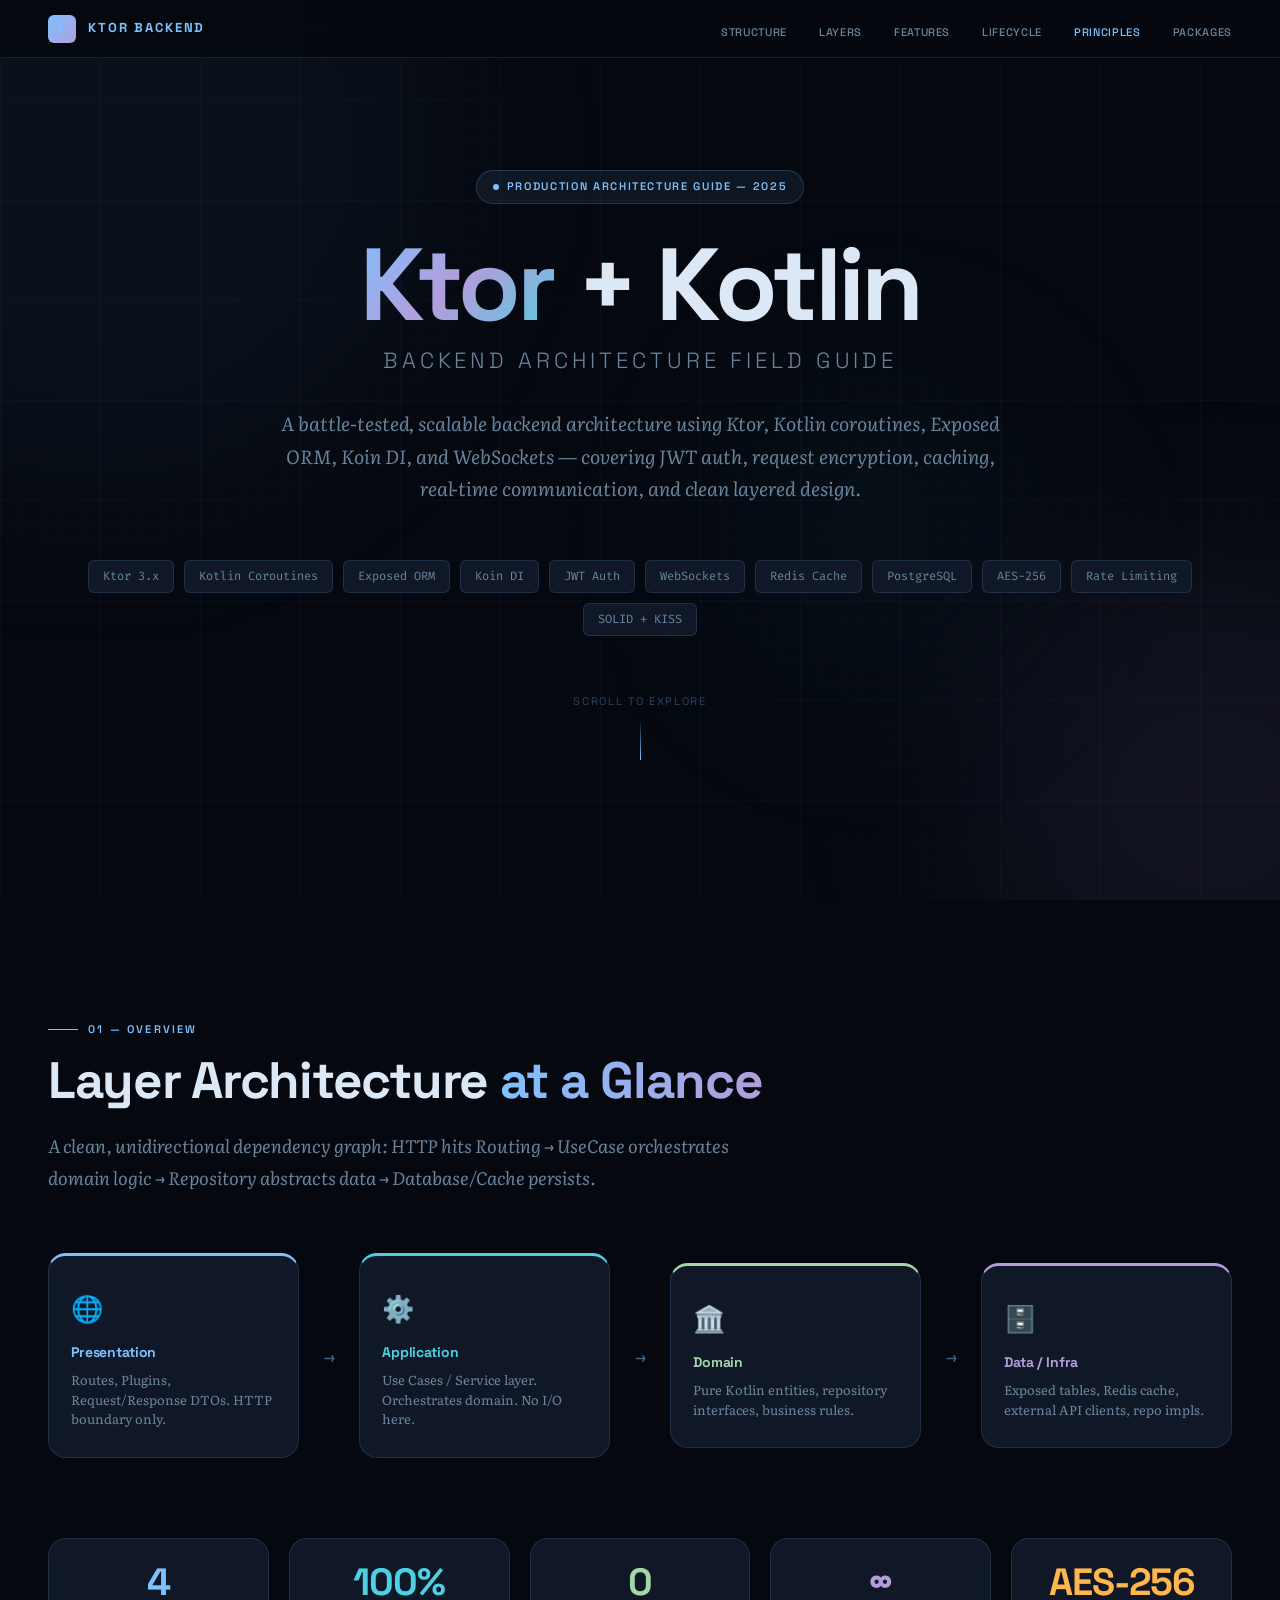
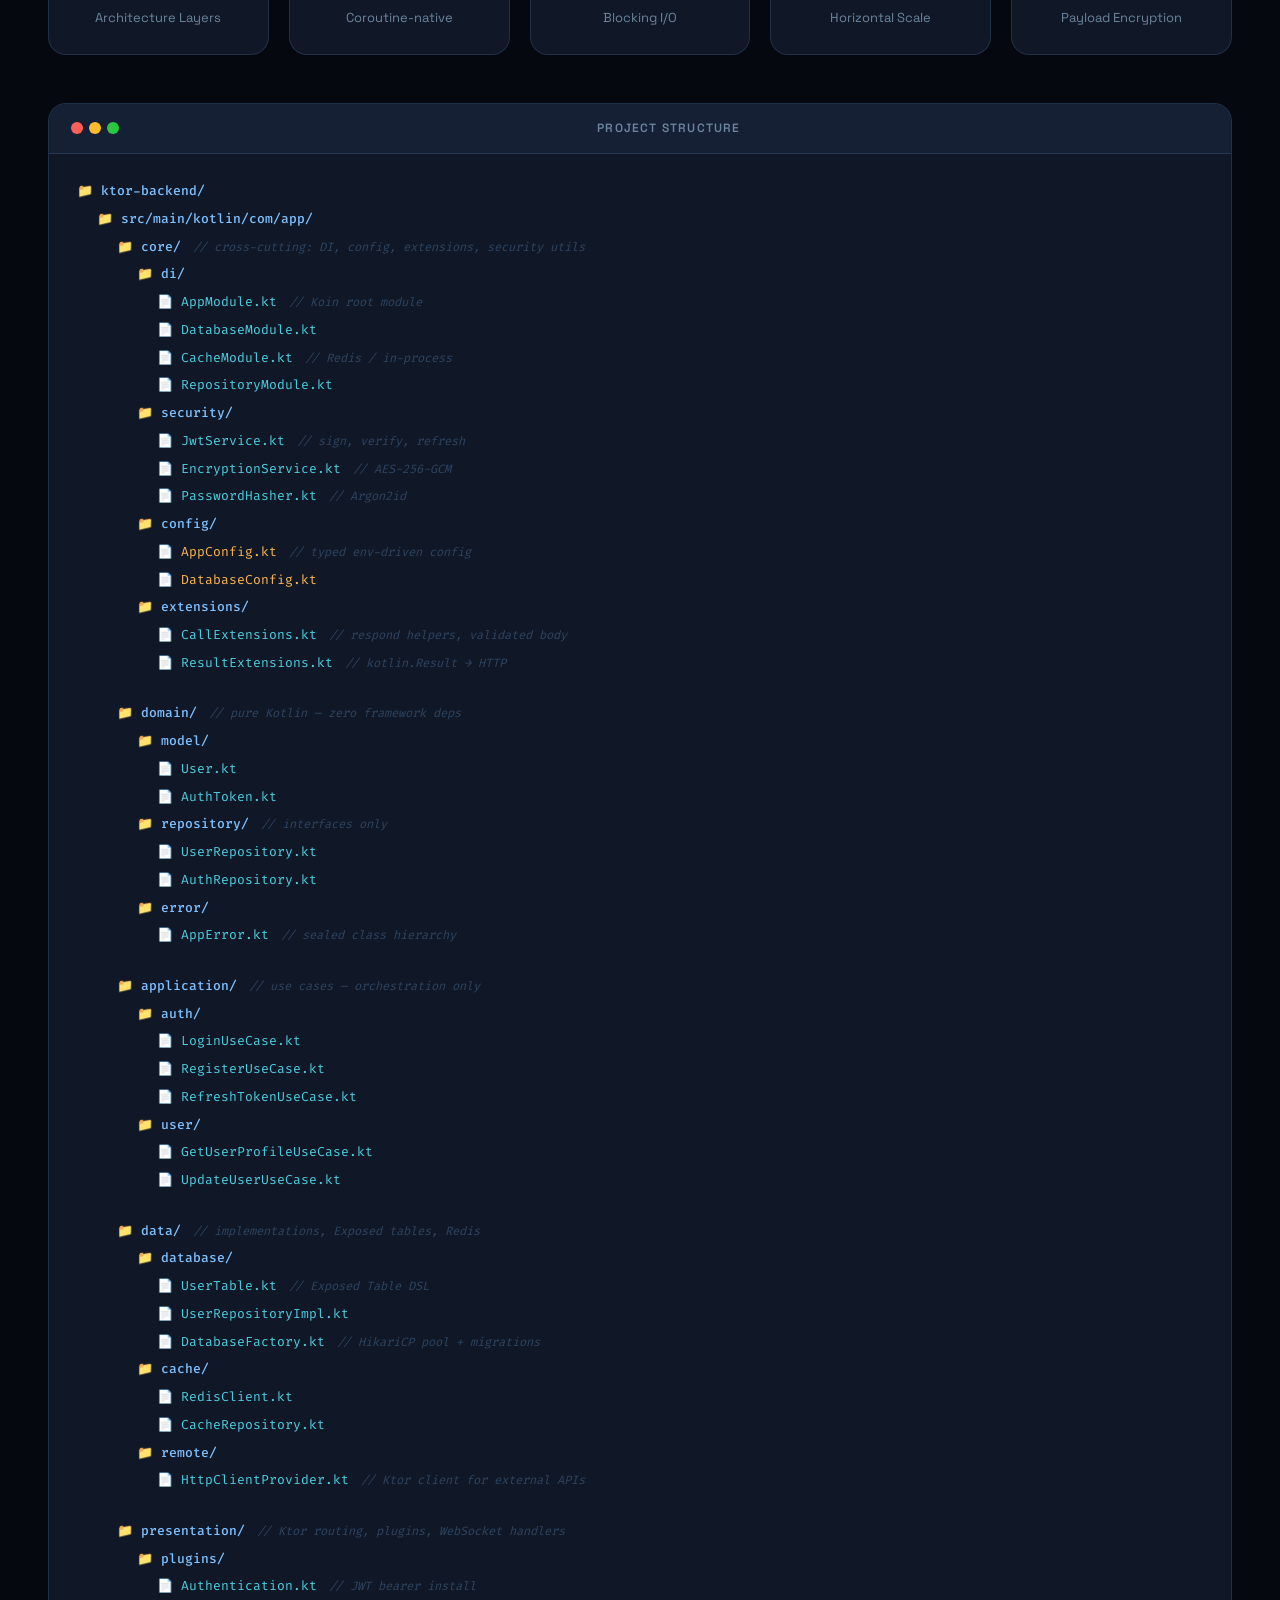
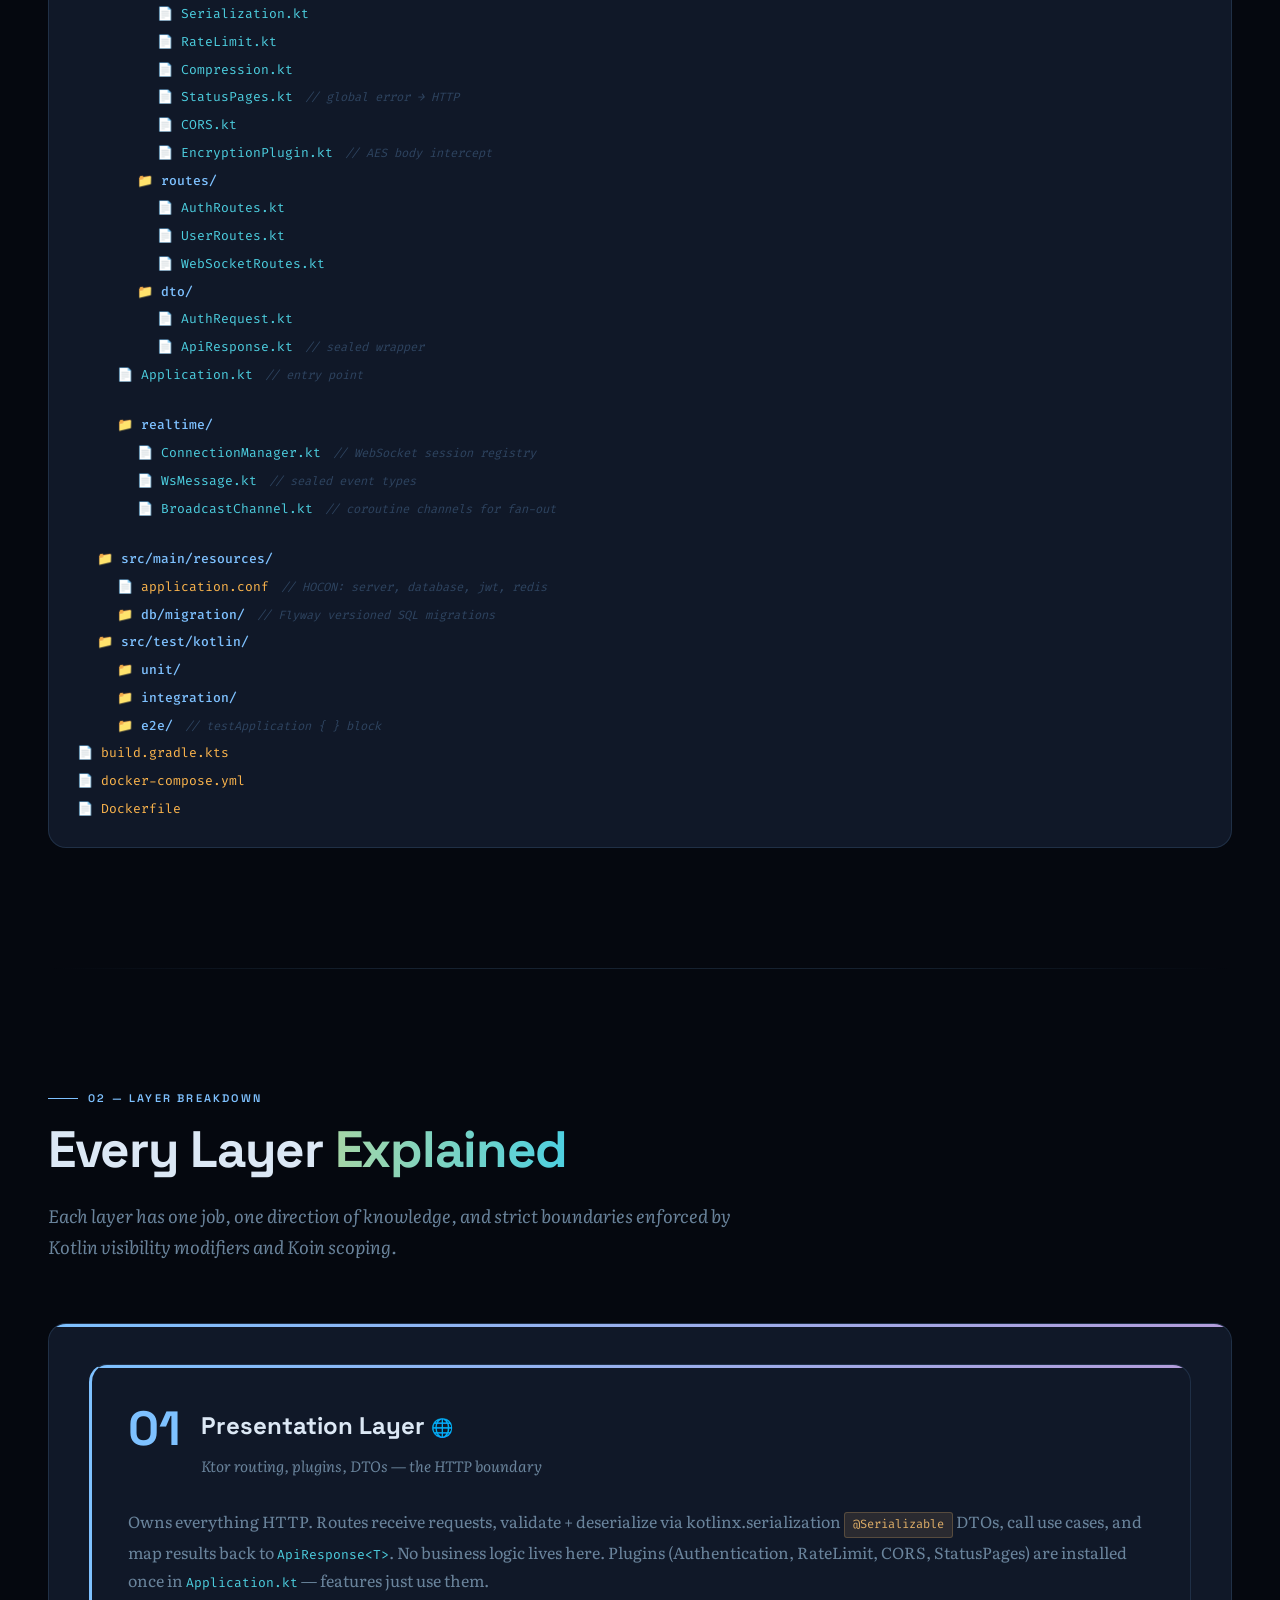
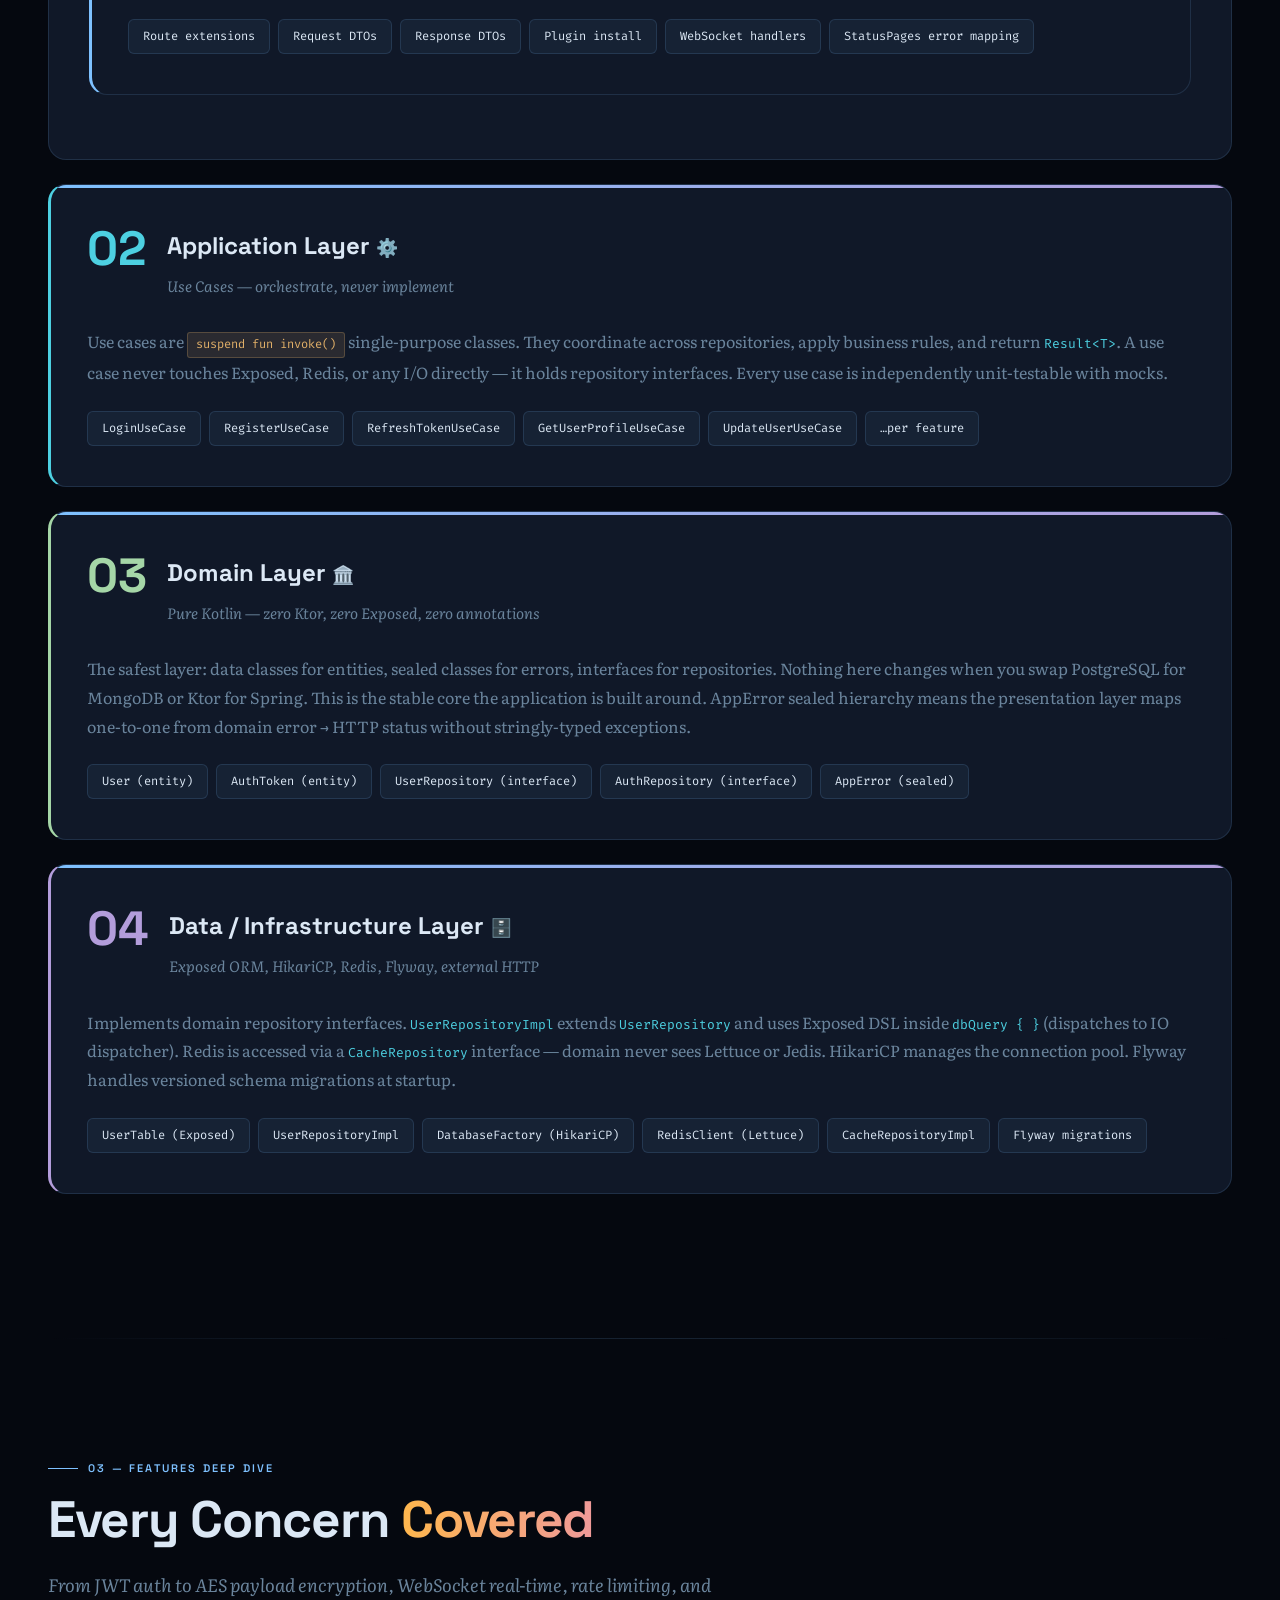
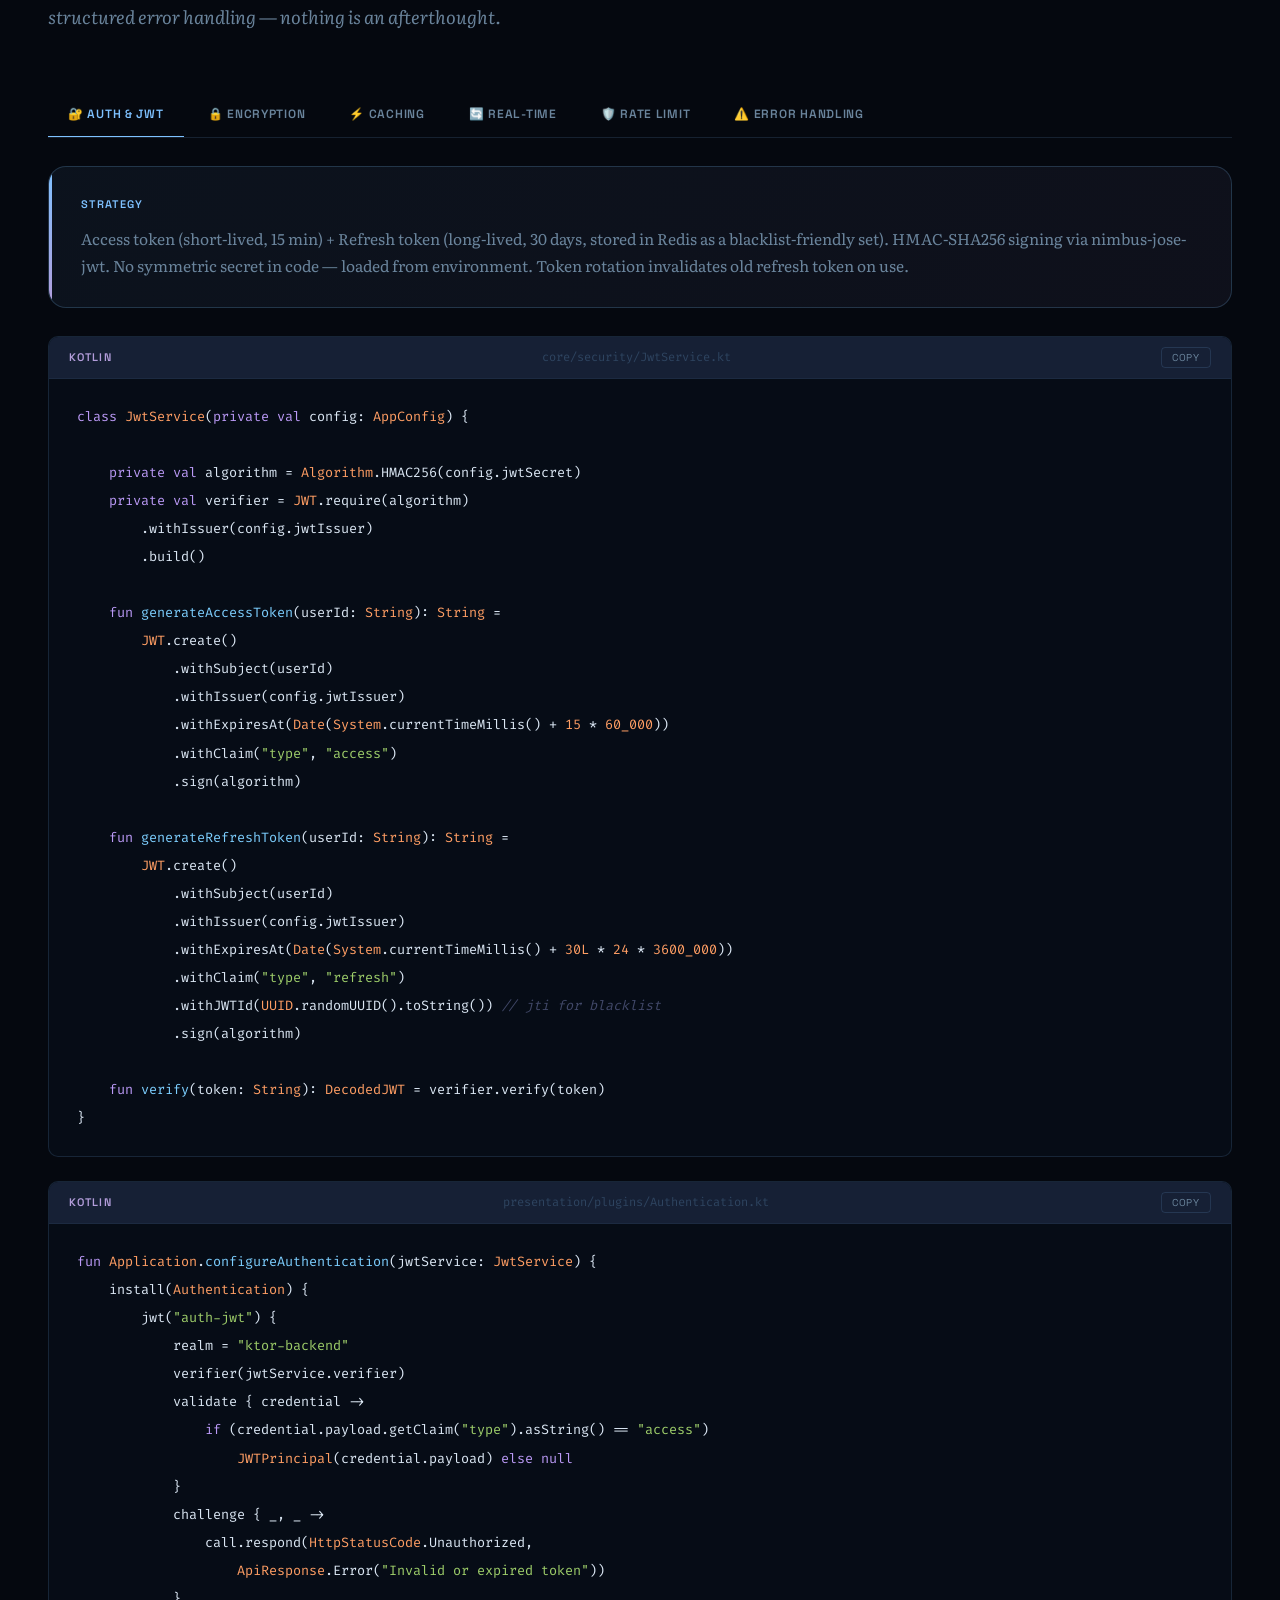
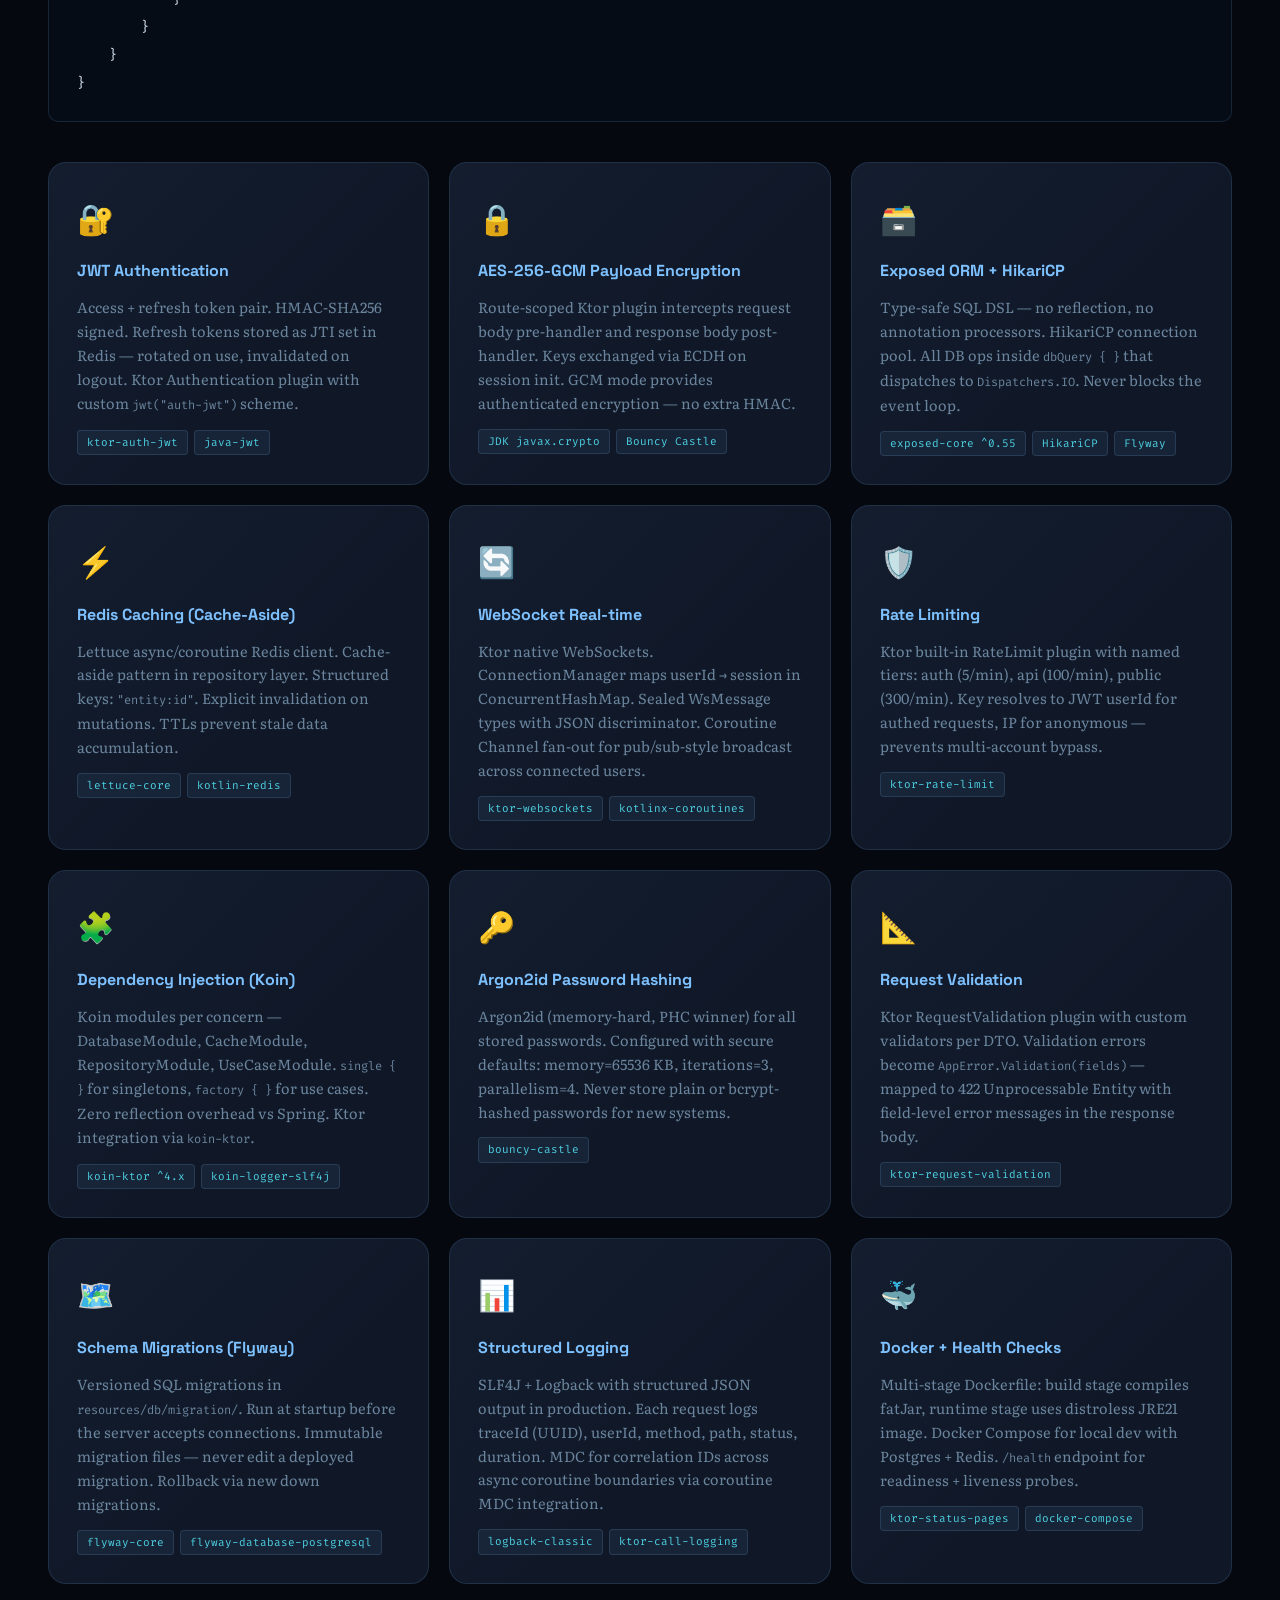
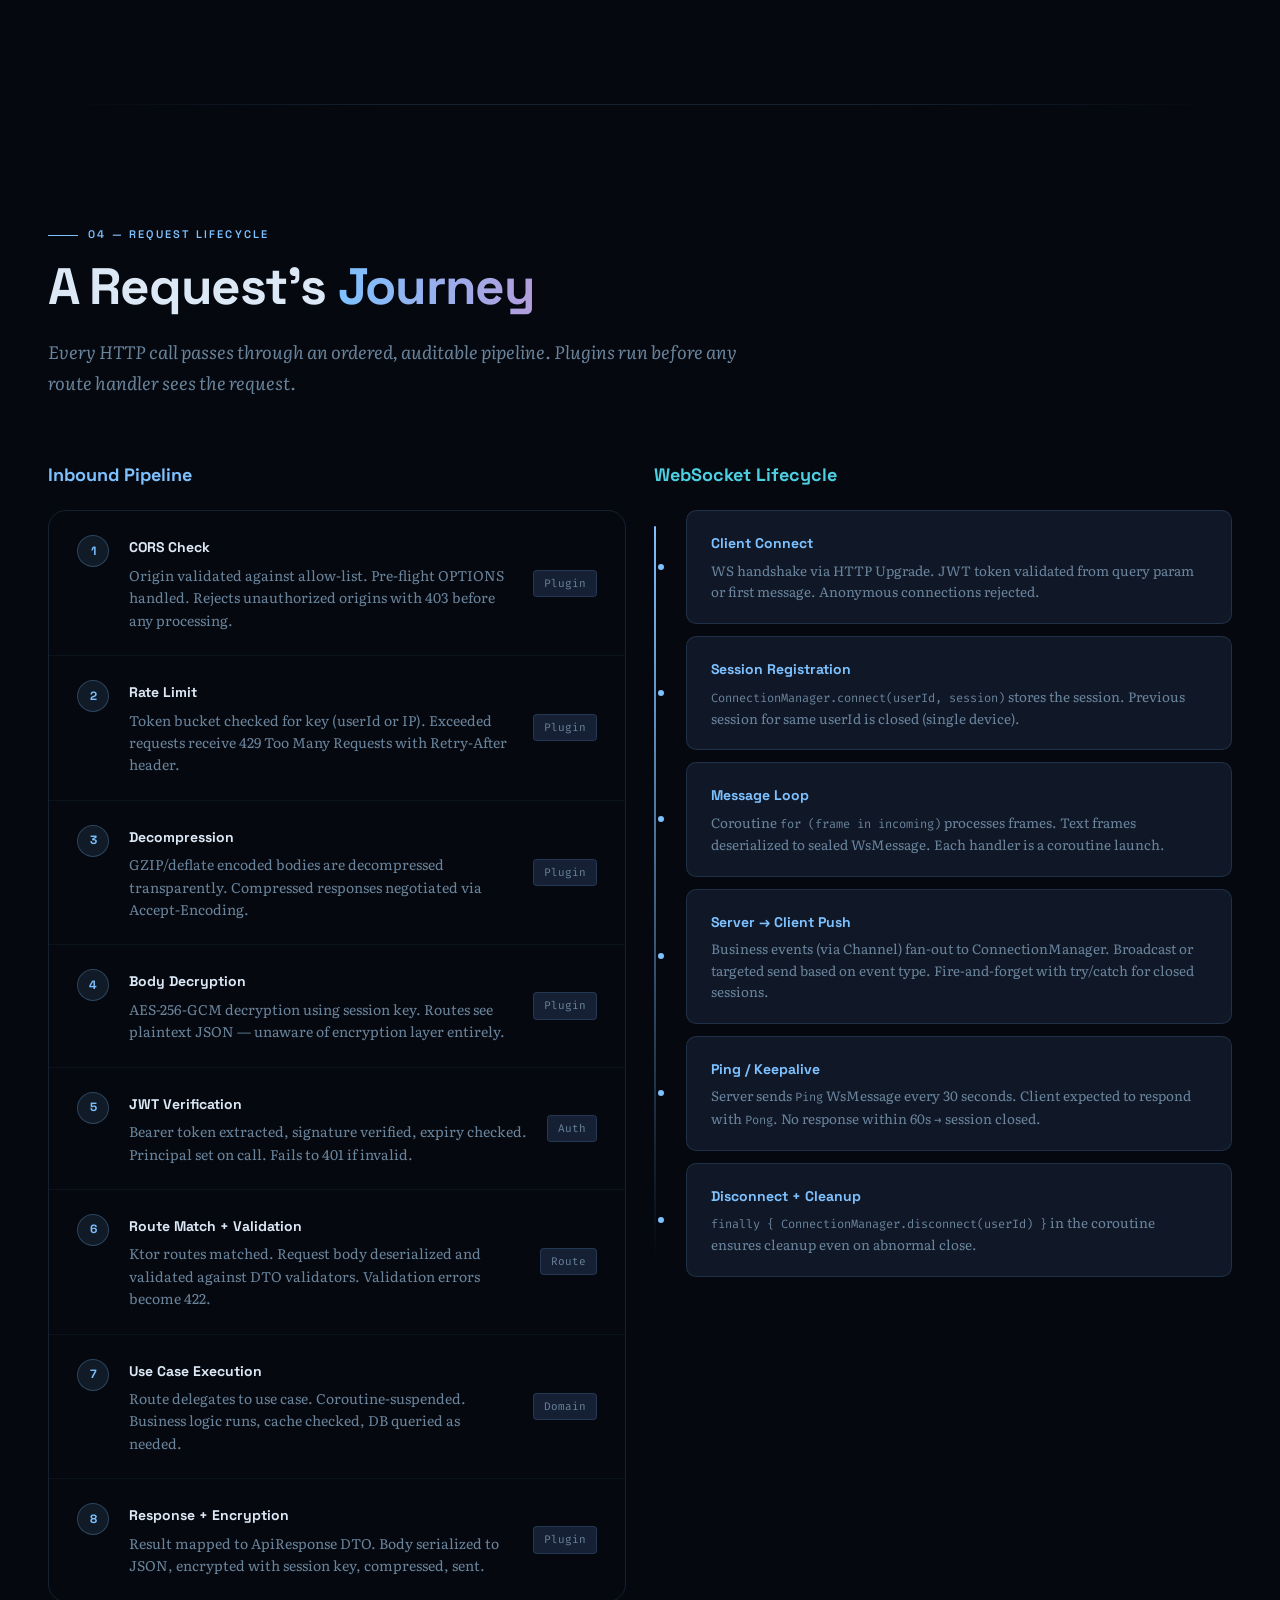
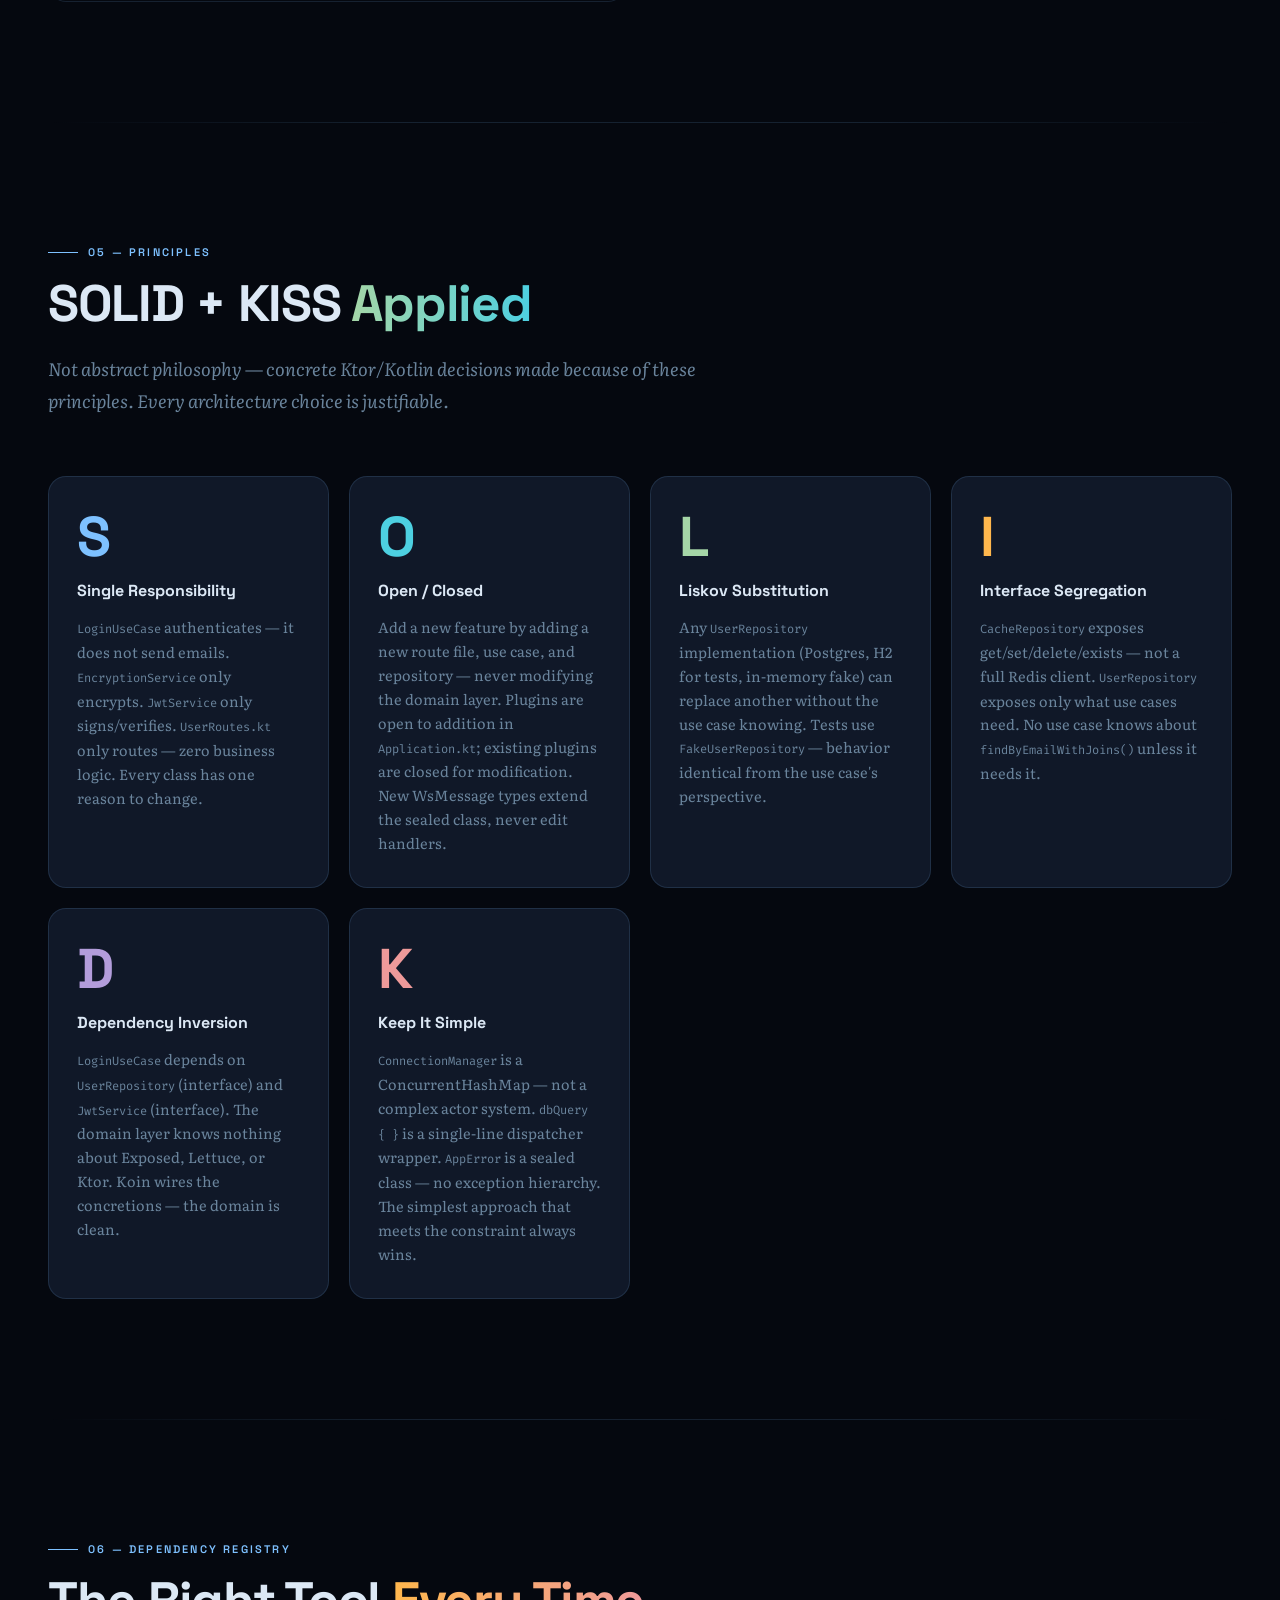
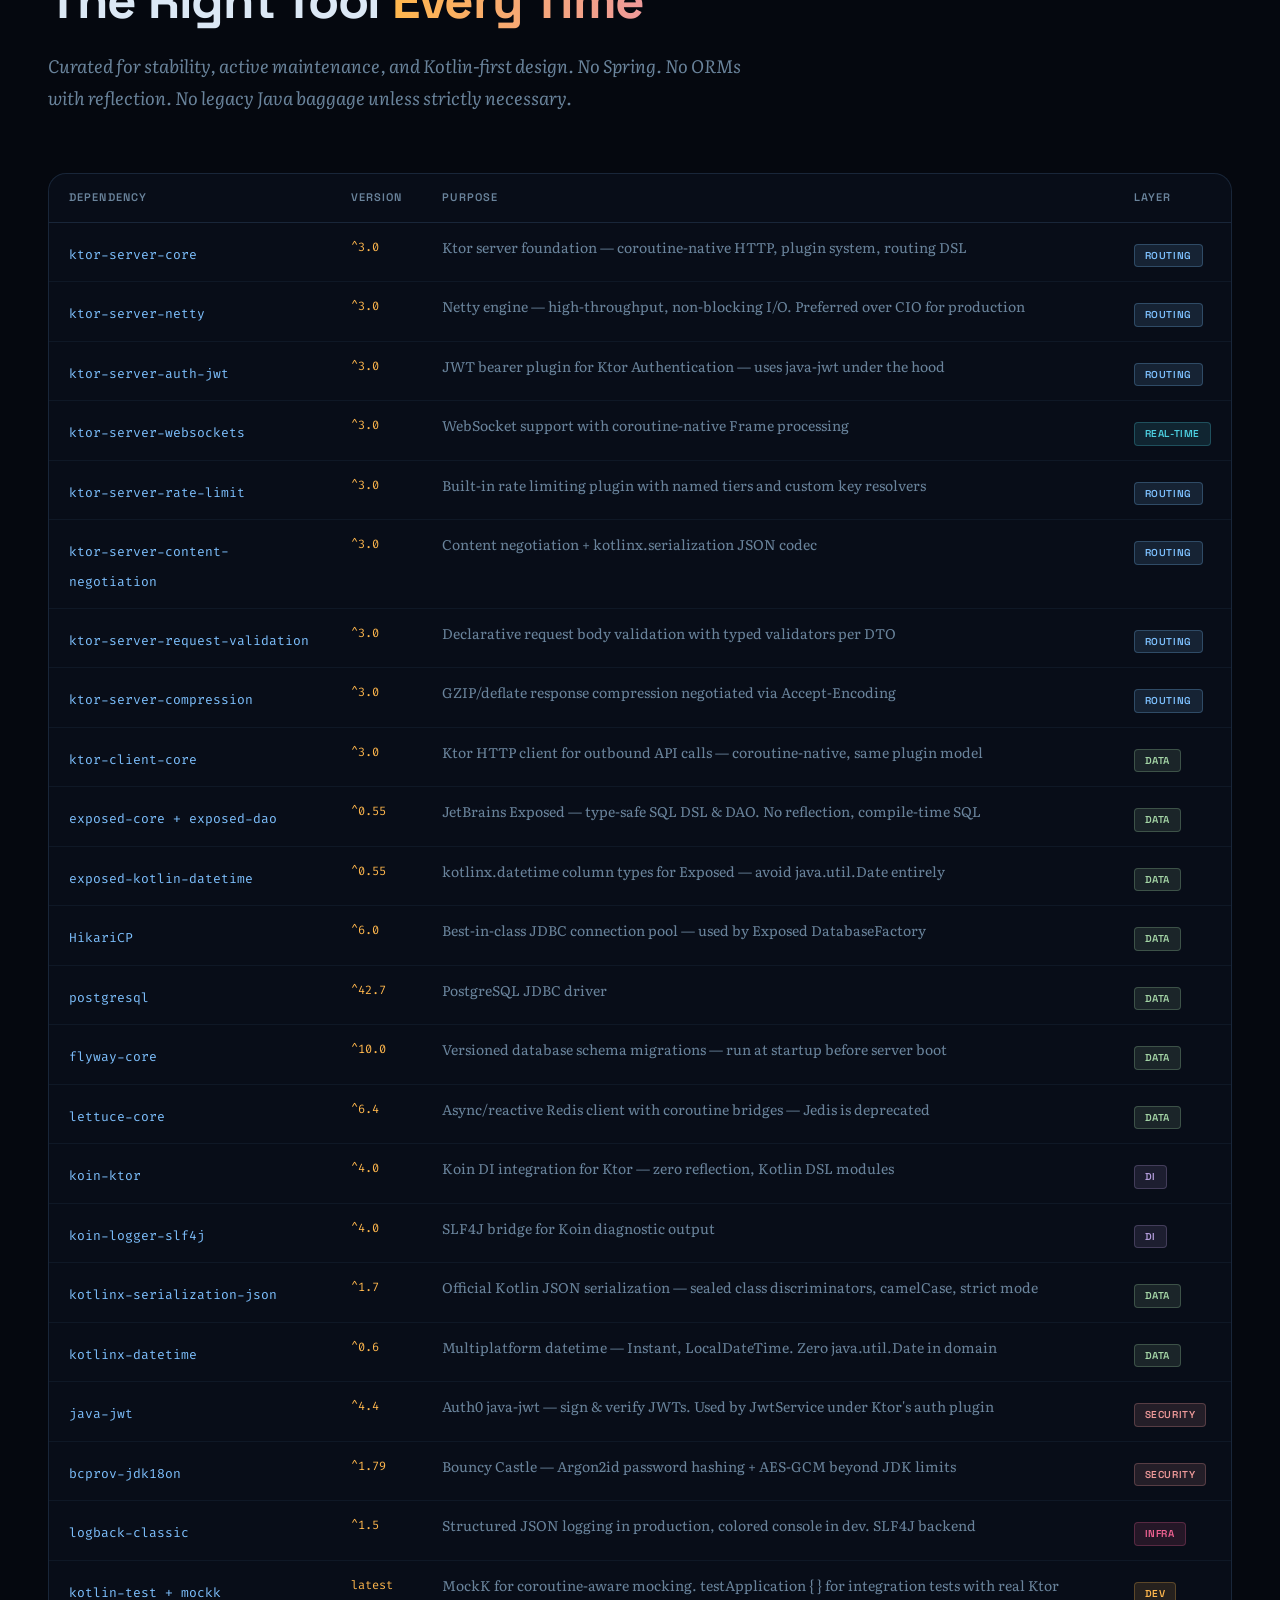
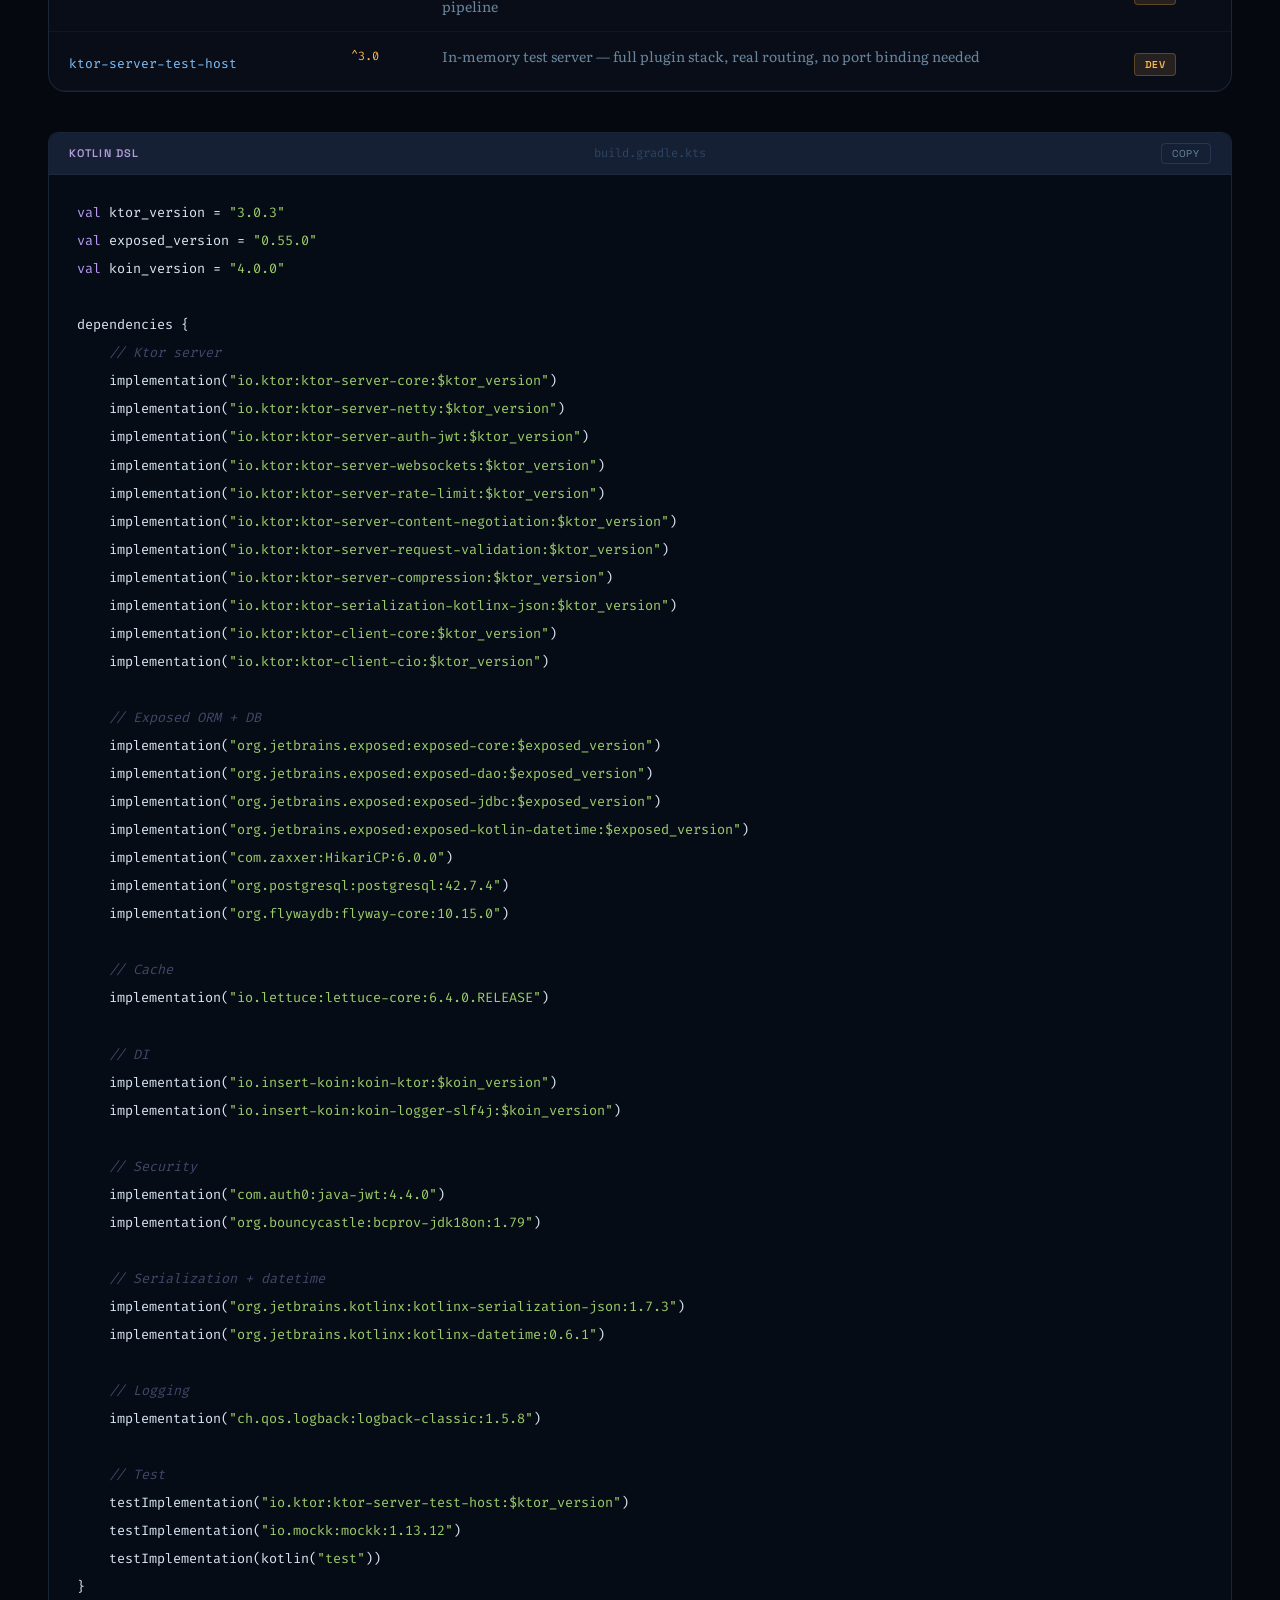
<file: articles/ktor_architecture.html>
<!DOCTYPE html>
<html lang="en">
<head>
<meta charset="UTF-8"/>
<meta name="viewport" content="width=device-width, initial-scale=1.0"/>
<title>Ktor + Kotlin — Backend Architecture Field Guide</title>
<link rel="preconnect" href="https://fonts.googleapis.com"/>
<link rel="preconnect" href="https://fonts.gstatic.com" crossorigin/>
<link href="https://fonts.googleapis.com/css2?family=Space+Grotesk:wght@300;400;500;600;700&family=Literata:ital,wght@0,300;0,400;1,300;1,400&family=Fira+Code:wght@300;400;500&display=swap" rel="stylesheet"/>
<style>
:root {
  --bg:      #05080f;
  --bg2:     #080d18;
  --bg3:     #0c1220;
  --surf:    #101828;
  --surf2:   #162035;
  --border:  rgba(126,193,255,0.06);
  --border2: rgba(126,193,255,0.14);
  --k1: #7ec1ff;   /* Kotlin blue */
  --k2: #b39ddb;   /* Kotlin violet */
  --k3: #4dd0e1;   /* teal */
  --k4: #a5d6a7;   /* green */
  --k5: #ffb74d;   /* amber */
  --k6: #ef9a9a;   /* rose */
  --k7: #f06292;   /* pink */
  --text:  #dce8f5;
  --text2: #6a849c;
  --text3: #2e4460;
  --fh: 'Space Grotesk', sans-serif;
  --fb: 'Literata', serif;
  --fc: 'Fira Code', monospace;
  --r: 10px;
  --rl: 18px;
}
*,*::before,*::after{box-sizing:border-box;margin:0;padding:0}
html{scroll-behavior:smooth}
body{
  background:var(--bg);
  color:var(--text);
  font-family:var(--fb);
  font-size:17px;
  line-height:1.75;
  overflow-x:hidden;
}
::-webkit-scrollbar{width:3px}
::-webkit-scrollbar-track{background:var(--bg)}
::-webkit-scrollbar-thumb{background:var(--k1);border-radius:2px}

/* BLUEPRINT GRID */
body::before{
  content:'';
  position:fixed;inset:0;
  background-image:
    linear-gradient(rgba(126,193,255,0.025) 1px,transparent 1px),
    linear-gradient(90deg,rgba(126,193,255,0.025) 1px,transparent 1px),
    linear-gradient(rgba(126,193,255,0.012) 1px,transparent 1px),
    linear-gradient(90deg,rgba(126,193,255,0.012) 1px,transparent 1px);
  background-size:100px 100px,100px 100px,20px 20px,20px 20px;
  pointer-events:none;z-index:0;
}

/* NAV */
nav{
  position:fixed;top:0;left:0;right:0;z-index:200;
  background:rgba(5,8,15,0.92);
  backdrop-filter:blur(24px);-webkit-backdrop-filter:blur(24px);
  border-bottom:1px solid var(--border2);
  height:58px;display:flex;align-items:center;justify-content:space-between;
  padding:0 48px;
}
.nav-logo{
  font-family:var(--fh);font-size:13px;font-weight:700;
  letter-spacing:0.15em;color:var(--k1);text-transform:uppercase;
  display:flex;align-items:center;gap:12px;
}
.nav-logo-icon{
  width:28px;height:28px;
  background:linear-gradient(135deg,var(--k1),var(--k2));
  border-radius:6px;
  display:flex;align-items:center;justify-content:center;
  font-size:14px;font-style:normal;
}
.nav-links{display:flex;gap:32px;list-style:none}
.nav-links a{
  font-family:var(--fh);font-size:11px;font-weight:500;
  color:var(--text2);text-decoration:none;letter-spacing:0.06em;
  text-transform:uppercase;transition:color .2s;
}
.nav-links a:hover{color:var(--k1)}

/* HERO */
.hero{
  position:relative;min-height:100vh;
  display:flex;flex-direction:column;justify-content:center;align-items:center;
  text-align:center;padding:130px 48px 100px;overflow:hidden;z-index:1;
}
.hero-orb{position:absolute;border-radius:50%;filter:blur(90px);pointer-events:none}
.orb1{width:700px;height:700px;background:rgba(126,193,255,0.05);top:-200px;left:-250px;animation:drift1 20s ease-in-out infinite}
.orb2{width:500px;height:500px;background:rgba(179,157,219,0.07);bottom:-150px;right:-180px;animation:drift2 16s ease-in-out infinite}
.orb3{width:350px;height:350px;background:rgba(77,208,225,0.04);top:40%;left:55%;animation:drift3 24s ease-in-out infinite}
@keyframes drift1{0%,100%{transform:translate(0,0)}50%{transform:translate(80px,50px)}}
@keyframes drift2{0%,100%{transform:translate(0,0)}50%{transform:translate(-60px,-80px)}}
@keyframes drift3{0%,100%{transform:translate(-50%,-50%) scale(1)}50%{transform:translate(-50%,-50%) scale(1.4)}}

.hero-badge{
  display:inline-flex;align-items:center;gap:8px;
  background:rgba(126,193,255,0.08);border:1px solid rgba(126,193,255,0.2);
  border-radius:100px;padding:6px 16px;margin-bottom:32px;
  font-family:var(--fh);font-size:11px;font-weight:600;letter-spacing:0.15em;
  color:var(--k1);text-transform:uppercase;
  opacity:0;animation:fadeUp .8s .1s forwards;
}
.badge-dot{width:6px;height:6px;background:var(--k1);border-radius:50%;animation:pulse 2s infinite}
@keyframes pulse{0%,100%{opacity:1;transform:scale(1)}50%{opacity:.5;transform:scale(1.4)}}

.hero-title{
  font-family:var(--fh);font-size:clamp(48px,8vw,108px);
  font-weight:700;line-height:.95;letter-spacing:-0.04em;
  margin-bottom:8px;
  opacity:0;animation:fadeUp .8s .3s forwards;
}
.hero-title span{
  background:linear-gradient(135deg,var(--k1) 0%,var(--k2) 50%,var(--k3) 100%);
  -webkit-background-clip:text;-webkit-text-fill-color:transparent;background-clip:text;
}
.hero-sub{
  font-family:var(--fh);font-size:clamp(16px,2vw,22px);font-weight:300;
  color:var(--text2);letter-spacing:0.18em;text-transform:uppercase;
  margin-bottom:28px;
  opacity:0;animation:fadeUp .8s .5s forwards;
}
.hero-desc{
  max-width:720px;font-size:19px;line-height:1.7;color:var(--text2);
  margin:0 auto 56px;font-style:italic;
  opacity:0;animation:fadeUp .8s .7s forwards;
}
.hero-tags{
  display:flex;flex-wrap:wrap;gap:10px;justify-content:center;margin-bottom:56px;
  opacity:0;animation:fadeUp .8s .9s forwards;
}
.htag{
  background:var(--surf);border:1px solid var(--border2);
  border-radius:6px;padding:5px 14px;
  font-family:var(--fc);font-size:12px;color:var(--text2);
  transition:all .2s;cursor:default;
}
.htag:hover{background:var(--surf2);color:var(--k1);border-color:rgba(126,193,255,0.3)}

.hero-scroll{
  display:flex;flex-direction:column;align-items:center;gap:8px;
  opacity:0;animation:fadeUp .8s 1.1s forwards;
  font-family:var(--fh);font-size:11px;letter-spacing:.15em;
  text-transform:uppercase;color:var(--text3);
}
.scroll-line{width:1px;height:40px;background:linear-gradient(to bottom,transparent,var(--k1));animation:scrollline 2s ease-in-out infinite}
@keyframes scrollline{0%,100%{opacity:.3;transform:scaleY(.5)}50%{opacity:1;transform:scaleY(1)}}
@keyframes fadeUp{from{opacity:0;transform:translateY(24px)}to{opacity:1;transform:translateY(0)}}

/* MAIN */
main{position:relative;z-index:1}

/* SECTIONS */
.section{padding:120px 48px;max-width:1320px;margin:0 auto}
.section-label{
  font-family:var(--fh);font-size:11px;font-weight:600;letter-spacing:.2em;
  text-transform:uppercase;color:var(--k1);margin-bottom:16px;
  display:flex;align-items:center;gap:10px;
}
.section-label::before{content:'';flex:0 0 30px;height:1px;background:var(--k1)}
.section-title{
  font-family:var(--fh);font-size:clamp(32px,4vw,54px);font-weight:700;
  line-height:1;letter-spacing:-.025em;margin-bottom:24px;
}
.section-intro{font-size:18px;color:var(--text2);max-width:700px;line-height:1.75;margin-bottom:60px;font-style:italic}
.grad-k{
  background:linear-gradient(90deg,var(--k1),var(--k2));
  -webkit-background-clip:text;-webkit-text-fill-color:transparent;background-clip:text;
}
.grad-g{
  background:linear-gradient(90deg,var(--k4),var(--k3));
  -webkit-background-clip:text;-webkit-text-fill-color:transparent;background-clip:text;
}
.grad-o{
  background:linear-gradient(90deg,var(--k5),var(--k6));
  -webkit-background-clip:text;-webkit-text-fill-color:transparent;background-clip:text;
}

/* DIVIDER */
.divider{
  height:1px;background:linear-gradient(to right,transparent,var(--border2) 30%,var(--border2) 70%,transparent);
  margin:0 48px;
}

/* REVEAL */
.reveal{opacity:0;transform:translateY(36px);transition:opacity .7s,transform .7s}
.reveal.visible{opacity:1;transform:none}

/* ═══════════════════════════
   ARCHITECTURE FLOW DIAGRAM
═══════════════════════════ */
.arch-flow{
  display:grid;
  grid-template-columns:1fr 60px 1fr 60px 1fr 60px 1fr;
  gap:0;align-items:center;
  margin-bottom:64px;
  overflow-x:auto;padding-bottom:16px;
}
.arch-layer{
  background:var(--surf);border:1px solid var(--border2);
  border-radius:var(--rl);padding:28px 22px;
  position:relative;cursor:pointer;
  transition:all .3s;min-width:180px;
}
.arch-layer:hover{background:var(--surf2);transform:translateY(-4px)}
.arch-layer.active-layer{border-color:var(--k1);box-shadow:0 0 30px rgba(126,193,255,0.15)}
.layer-icon{font-size:26px;margin-bottom:10px}
.layer-name{font-family:var(--fh);font-size:14px;font-weight:700;letter-spacing:-.01em;margin-bottom:6px}
.layer-desc{font-size:13px;color:var(--text2);line-height:1.5}
.arch-arrow{display:flex;align-items:center;justify-content:center;position:relative}
.arch-arrow::after{
  content:'→';font-size:20px;
  color:var(--k1);opacity:.5;
  animation:arrowPulse 2s ease-in-out infinite;
}
@keyframes arrowPulse{0%,100%{opacity:.3;transform:translateX(-4px)}50%{opacity:.9;transform:translateX(4px)}}

/* ═══════════════════════════
   FOLDER TREE
═══════════════════════════ */
.tree-wrap{
  background:var(--surf);border:1px solid var(--border2);
  border-radius:var(--rl);overflow:hidden;
  font-family:var(--fc);font-size:13px;
}
.tree-header{
  background:var(--surf2);border-bottom:1px solid var(--border2);
  padding:14px 22px;display:flex;align-items:center;gap:10px;
}
.tree-dots{display:flex;gap:6px}
.tree-dot{width:12px;height:12px;border-radius:50%}
.tree-title{font-family:var(--fh);font-size:12px;font-weight:600;letter-spacing:.1em;color:var(--text2);text-transform:uppercase;margin-left:auto;margin-right:auto}
.tree-body{padding:24px 28px;overflow-x:auto}
.tree-line{
  display:flex;align-items:center;gap:0;
  padding:2.5px 0;white-space:nowrap;
  transition:background .15s;border-radius:4px;cursor:pointer;
}
.tree-line:hover{background:rgba(126,193,255,0.05)}
.tree-indent{display:inline-block;width:20px;flex-shrink:0}
.tree-icon{margin-right:8px;font-size:13px;flex-shrink:0}
.tree-name{color:var(--text);font-weight:400}
.tree-name.folder{color:var(--k1);font-weight:500}
.tree-name.dart{color:var(--k3)}
.tree-name.config{color:var(--k5)}
.tree-name.test{color:var(--k4)}
.tree-name.comment{color:var(--text3);font-style:italic;margin-left:12px;font-size:12px}

/* ═══════════════════════════
   TABS
═══════════════════════════ */
.tabs{margin-bottom:40px}
.tab-bar{
  display:flex;gap:4px;border-bottom:1px solid var(--border2);
  margin-bottom:0;overflow-x:auto;padding-bottom:0;
}
.tab-btn{
  font-family:var(--fh);font-size:12px;font-weight:600;letter-spacing:.06em;
  text-transform:uppercase;
  background:none;border:none;cursor:pointer;
  color:var(--text2);padding:14px 20px;
  border-bottom:2px solid transparent;margin-bottom:-1px;
  transition:all .2s;white-space:nowrap;
}
.tab-btn:hover{color:var(--text)}
.tab-btn.active{color:var(--k1);border-bottom-color:var(--k1)}
.tab-panel{display:none}
.tab-panel.active{display:block}

/* ═══════════════════════════
   CODE BLOCKS
═══════════════════════════ */
.code-block{
  background:#060c16;border:1px solid var(--border2);
  border-radius:var(--r);overflow:hidden;margin:24px 0;
}
.code-header{
  background:var(--surf2);padding:10px 20px;
  display:flex;align-items:center;justify-content:space-between;
  border-bottom:1px solid var(--border);
}
.code-lang{font-family:var(--fh);font-size:11px;font-weight:600;letter-spacing:.1em;color:var(--k2);text-transform:uppercase}
.code-file{font-family:var(--fc);font-size:12px;color:var(--text3)}
.code-copy{
  background:none;border:1px solid var(--border2);border-radius:4px;
  padding:3px 10px;font-family:var(--fh);font-size:10px;letter-spacing:.08em;
  color:var(--text2);cursor:pointer;text-transform:uppercase;transition:all .2s;
}
.code-copy:hover{background:var(--surf);color:var(--k1);border-color:var(--k1)}
pre{padding:24px 28px;overflow-x:auto;line-height:1.65}
code{font-family:var(--fc);font-size:13.5px}
.kw{color:#bb9af7}
.fn{color:#7dcfff}
.st{color:#9ece6a}
.cm{color:#414868;font-style:italic}
.ty{color:#ff9e64}
.nu{color:#ff9e64}
.an{color:#e0af68}
.op{color:#89ddff}

/* ═══════════════════════════
   FEATURE CARDS
═══════════════════════════ */
.feat-grid{display:grid;grid-template-columns:repeat(auto-fill,minmax(340px,1fr));gap:20px;margin-top:16px}
.feat-card{
  background:var(--surf);border:1px solid var(--border2);border-radius:var(--rl);
  padding:28px;transition:all .3s;position:relative;overflow:hidden;
}
.feat-card::before{
  content:'';position:absolute;inset:0;
  background:linear-gradient(135deg,rgba(126,193,255,0.03) 0%,transparent 60%);
  pointer-events:none;
}
.feat-card:hover{transform:translateY(-4px);box-shadow:0 20px 60px rgba(0,0,0,.4);border-color:rgba(126,193,255,0.25)}
.fc-icon{font-size:30px;margin-bottom:14px}
.fc-title{font-family:var(--fh);font-size:16px;font-weight:700;margin-bottom:10px;color:var(--k1)}
.fc-desc{font-size:14.5px;color:var(--text2);line-height:1.65;margin-bottom:14px}
.fc-pkgs{display:flex;flex-wrap:wrap;gap:6px;margin-top:10px}
.fc-pkg{
  background:rgba(126,193,255,0.07);border:1px solid rgba(126,193,255,0.15);
  border-radius:4px;padding:2px 9px;
  font-family:var(--fc);font-size:11px;color:var(--k3);
}

/* ═══════════════════════════
   LAYER DETAIL CARDS
═══════════════════════════ */
.layer-detail{
  background:var(--surf);border:1px solid var(--border2);
  border-radius:var(--rl);padding:40px;margin-bottom:24px;
  position:relative;overflow:hidden;
}
.layer-detail::after{
  content:'';position:absolute;top:0;left:0;right:0;height:3px;
  background:linear-gradient(to right,var(--k1),var(--k2));
}
.ld-header{display:flex;align-items:flex-start;gap:20px;margin-bottom:28px}
.ld-num{
  font-family:var(--fh);font-size:48px;font-weight:700;
  line-height:1;color:var(--text3);flex-shrink:0;
}
.ld-title{font-family:var(--fh);font-size:24px;font-weight:700;margin-bottom:6px}
.ld-subtitle{font-size:15px;color:var(--text2);font-style:italic}
.ld-body{font-size:16px;color:var(--text2);line-height:1.8;margin-bottom:24px}
.ld-items{display:flex;flex-wrap:wrap;gap:8px}
.ld-item{
  background:rgba(126,193,255,0.06);border:1px solid var(--border2);
  border-radius:6px;padding:6px 14px;
  font-family:var(--fc);font-size:12px;color:var(--text);
}

/* ═══════════════════════════
   PRINCIPLE GRID
═══════════════════════════ */
.principle-grid{display:grid;grid-template-columns:repeat(auto-fill,minmax(280px,1fr));gap:20px}
.p-card{
  background:var(--surf);border:1px solid var(--border2);border-radius:var(--rl);
  padding:32px 28px;transition:all .3s;
}
.p-card:hover{transform:translateY(-3px);background:var(--surf2)}
.p-letter{
  font-family:var(--fh);font-size:56px;font-weight:700;line-height:1;
  margin-bottom:12px;
}
.p-title{font-family:var(--fh);font-size:16px;font-weight:700;margin-bottom:10px}
.p-desc{font-size:14.5px;color:var(--text2);line-height:1.65}

/* ═══════════════════════════
   PACKAGE TABLE
═══════════════════════════ */
.pkg-table{width:100%;border-collapse:collapse}
.pkg-table th{
  font-family:var(--fh);font-size:11px;font-weight:600;
  letter-spacing:.1em;text-transform:uppercase;color:var(--text2);
  padding:14px 20px;text-align:left;border-bottom:1px solid var(--border2);
}
.pkg-table td{padding:14px 20px;border-bottom:1px solid var(--border);vertical-align:top}
.pkg-table tbody tr:hover{background:rgba(126,193,255,0.03)}
.pkg-name{color:var(--k1);font-family:var(--fc);font-size:13px}
.pkg-version{color:var(--k5);font-family:var(--fc);font-size:12px;white-space:nowrap}
.pkg-desc{font-size:14px;color:var(--text2);line-height:1.5}
.layer-pill{
  display:inline-flex;align-items:center;
  border-radius:4px;padding:2px 10px;
  font-family:var(--fh);font-size:10px;font-weight:600;letter-spacing:.06em;
  text-transform:uppercase;white-space:nowrap;
}
.tag-routing{background:rgba(126,193,255,0.12);color:var(--k1);border:1px solid rgba(126,193,255,0.25)}
.tag-data{background:rgba(165,214,167,0.12);color:var(--k4);border:1px solid rgba(165,214,167,0.25)}
.tag-security{background:rgba(239,154,154,0.12);color:var(--k6);border:1px solid rgba(239,154,154,0.25)}
.tag-di{background:rgba(179,157,219,0.12);color:var(--k2);border:1px solid rgba(179,157,219,0.25)}
.tag-rt{background:rgba(77,208,225,0.12);color:var(--k3);border:1px solid rgba(77,208,225,0.25)}
.tag-dev{background:rgba(255,183,77,0.12);color:var(--k5);border:1px solid rgba(255,183,77,0.25)}
.tag-infra{background:rgba(240,98,146,0.12);color:var(--k7);border:1px solid rgba(240,98,146,0.25)}

/* ═══════════════════════════
   REQUEST LIFECYCLE DIAGRAM
═══════════════════════════ */
.lifecycle{
  display:flex;flex-direction:column;gap:0;
  border:1px solid var(--border2);border-radius:var(--rl);overflow:hidden;
}
.lc-step{
  display:flex;align-items:flex-start;gap:20px;
  padding:24px 28px;border-bottom:1px solid var(--border);
  transition:background .2s;cursor:default;
  position:relative;
}
.lc-step:last-child{border-bottom:none}
.lc-step:hover{background:rgba(126,193,255,0.04)}
.lc-num{
  flex-shrink:0;width:32px;height:32px;
  background:rgba(126,193,255,0.1);border:1px solid rgba(126,193,255,0.25);
  border-radius:50%;display:flex;align-items:center;justify-content:center;
  font-family:var(--fh);font-size:12px;font-weight:700;color:var(--k1);
}
.lc-content{flex:1}
.lc-title{font-family:var(--fh);font-size:14px;font-weight:700;margin-bottom:4px}
.lc-desc{font-size:14px;color:var(--text2);line-height:1.6}
.lc-tag{
  flex-shrink:0;align-self:center;
  background:var(--surf2);border:1px solid var(--border2);
  border-radius:4px;padding:3px 10px;
  font-family:var(--fc);font-size:11px;color:var(--text2);
}

/* ═══════════════════════════
   HIGHLIGHT BOX
═══════════════════════════ */
.highlight-box{
  background:linear-gradient(135deg,rgba(126,193,255,0.06),rgba(179,157,219,0.06));
  border:1px solid rgba(126,193,255,0.2);border-radius:var(--rl);
  padding:28px 32px;margin:28px 0;
  position:relative;overflow:hidden;
}
.highlight-box::before{
  content:'';position:absolute;top:0;left:0;bottom:0;width:3px;
  background:linear-gradient(to bottom,var(--k1),var(--k2));
}
.hb-label{font-family:var(--fh);font-size:11px;font-weight:600;letter-spacing:.12em;text-transform:uppercase;color:var(--k1);margin-bottom:10px}
.hb-text{font-size:15.5px;color:var(--text2);line-height:1.75}

/* ═══════════════════════════
   FOOTER
═══════════════════════════ */
footer{
  border-top:1px solid var(--border2);
  padding:80px 48px;text-align:center;position:relative;z-index:1;
}
.footer-title{font-family:var(--fh);font-size:32px;font-weight:700;letter-spacing:-.02em;margin-bottom:12px}
.footer-sub{font-size:16px;color:var(--text2);font-style:italic;max-width:600px;margin:0 auto 28px}
.footer-copy{font-family:var(--fh);font-size:11px;letter-spacing:.15em;text-transform:uppercase;color:var(--text3)}

/* GRID 2COL */
.grid-2{display:grid;grid-template-columns:1fr 1fr;gap:28px}
@media(max-width:900px){
  .grid-2{grid-template-columns:1fr}
  .arch-flow{grid-template-columns:1fr;gap:8px}
  .arch-arrow{display:none}
  nav{padding:0 20px}
  .nav-links{gap:16px}
  .section{padding:80px 24px}
}

/* STAT BOXES */
.stat-row{display:flex;gap:20px;flex-wrap:wrap;margin-bottom:48px}
.stat-box{
  flex:1;min-width:160px;
  background:var(--surf);border:1px solid var(--border2);border-radius:var(--rl);
  padding:24px 20px;text-align:center;
}
.stat-num{font-family:var(--fh);font-size:38px;font-weight:700;letter-spacing:-.03em;line-height:1}
.stat-label{font-size:13px;color:var(--text2);margin-top:6px;font-family:var(--fh)}

/* ANNOTATION */
.anno{
  display:inline-flex;align-items:center;gap:4px;
  background:rgba(224,175,104,0.12);border:1px solid rgba(224,175,104,0.25);
  border-radius:3px;padding:1px 8px;
  font-family:var(--fc);font-size:12px;color:#e0af68;
}

/* FLOW CONNECTOR LINES */
.flow-section{position:relative;padding-left:32px}
.flow-section::before{
  content:'';position:absolute;left:0;top:16px;bottom:16px;
  width:2px;background:linear-gradient(to bottom,var(--k1),transparent);
  border-radius:1px;
}
.flow-node{
  position:relative;padding:20px 24px;
  background:var(--surf);border:1px solid var(--border2);border-radius:var(--r);
  margin-bottom:12px;transition:all .2s;
}
.flow-node::before{
  content:'';position:absolute;left:-31px;top:50%;transform:translateY(-50%);
  width:10px;height:10px;border-radius:50%;
  background:var(--k1);border:2px solid var(--bg);
}
.flow-node:hover{background:var(--surf2);border-color:rgba(126,193,255,.3)}
.fn-title{font-family:var(--fh);font-size:14px;font-weight:700;margin-bottom:4px;color:var(--k1)}
.fn-desc{font-size:13.5px;color:var(--text2);line-height:1.6}

</style>
</head>
<body>

<!-- NAV -->
<nav>
  <div class="nav-logo">
    <div class="nav-logo-icon">K</div>
    Ktor Backend
  </div>
  <ul class="nav-links">
    <li><a href="#structure">Structure</a></li>
    <li><a href="#layers">Layers</a></li>
    <li><a href="#features">Features</a></li>
    <li><a href="#lifecycle">Lifecycle</a></li>
    <li><a href="#principles">Principles</a></li>
    <li><a href="#packages">Packages</a></li>
  </ul>
</nav>

<!-- HERO -->
<section class="hero">
  <div class="hero-orb orb1"></div>
  <div class="hero-orb orb2"></div>
  <div class="hero-orb orb3"></div>

  <div class="hero-badge"><span class="badge-dot"></span> Production Architecture Guide — 2025</div>
  <h1 class="hero-title"><span>Ktor</span> + Kotlin</h1>
  <p class="hero-sub">Backend Architecture Field Guide</p>
  <p class="hero-desc">A battle-tested, scalable backend architecture using Ktor, Kotlin coroutines, Exposed ORM, Koin DI, and WebSockets — covering JWT auth, request encryption, caching, real-time communication, and clean layered design.</p>
  <div class="hero-tags">
    <span class="htag">Ktor 3.x</span>
    <span class="htag">Kotlin Coroutines</span>
    <span class="htag">Exposed ORM</span>
    <span class="htag">Koin DI</span>
    <span class="htag">JWT Auth</span>
    <span class="htag">WebSockets</span>
    <span class="htag">Redis Cache</span>
    <span class="htag">PostgreSQL</span>
    <span class="htag">AES-256</span>
    <span class="htag">Rate Limiting</span>
    <span class="htag">SOLID + KISS</span>
  </div>
  <div class="hero-scroll">Scroll to explore <div class="scroll-line"></div></div>
</section>

<main>

<!-- ═══════════════ ARCHITECTURE FLOW ═══════════════ -->
<section class="section reveal" id="structure">
  <p class="section-label">01 — Overview</p>
  <h2 class="section-title">Layer Architecture <span class="grad-k">at a Glance</span></h2>
  <p class="section-intro">A clean, unidirectional dependency graph: HTTP hits Routing → UseCase orchestrates domain logic → Repository abstracts data → Database/Cache persists.</p>

  <div class="arch-flow">
    <div class="arch-layer" style="border-top:3px solid var(--k1)">
      <div class="layer-icon">🌐</div>
      <div class="layer-name" style="color:var(--k1)">Presentation</div>
      <div class="layer-desc">Routes, Plugins, Request/Response DTOs. HTTP boundary only.</div>
    </div>
    <div class="arch-arrow"></div>
    <div class="arch-layer" style="border-top:3px solid var(--k3)">
      <div class="layer-icon">⚙️</div>
      <div class="layer-name" style="color:var(--k3)">Application</div>
      <div class="layer-desc">Use Cases / Service layer. Orchestrates domain. No I/O here.</div>
    </div>
    <div class="arch-arrow"></div>
    <div class="arch-layer" style="border-top:3px solid var(--k4)">
      <div class="layer-icon">🏛️</div>
      <div class="layer-name" style="color:var(--k4)">Domain</div>
      <div class="layer-desc">Pure Kotlin entities, repository interfaces, business rules.</div>
    </div>
    <div class="arch-arrow"></div>
    <div class="arch-layer" style="border-top:3px solid var(--k2)">
      <div class="layer-icon">🗄️</div>
      <div class="layer-name" style="color:var(--k2)">Data / Infra</div>
      <div class="layer-desc">Exposed tables, Redis cache, external API clients, repo impls.</div>
    </div>
  </div>

  <div class="stat-row">
    <div class="stat-box"><div class="stat-num" style="color:var(--k1)">4</div><div class="stat-label">Architecture Layers</div></div>
    <div class="stat-box"><div class="stat-num" style="color:var(--k3)">100%</div><div class="stat-label">Coroutine-native</div></div>
    <div class="stat-box"><div class="stat-num" style="color:var(--k4)">0</div><div class="stat-label">Blocking I/O</div></div>
    <div class="stat-box"><div class="stat-num" style="color:var(--k2)">∞</div><div class="stat-label">Horizontal Scale</div></div>
    <div class="stat-box"><div class="stat-num" style="color:var(--k5)">AES-256</div><div class="stat-label">Payload Encryption</div></div>
  </div>

  <!-- FOLDER TREE -->
  <div class="tree-wrap reveal">
    <div class="tree-header">
      <div class="tree-dots">
        <div class="tree-dot" style="background:#ff5f57"></div>
        <div class="tree-dot" style="background:#febc2e"></div>
        <div class="tree-dot" style="background:#28c840"></div>
      </div>
      <div class="tree-title">Project Structure</div>
    </div>
    <div class="tree-body">

<div class="tree-line"><span class="tree-icon">📁</span><span class="tree-name folder">ktor-backend/</span></div>

<div class="tree-line"><span class="tree-indent"></span><span class="tree-icon">📁</span><span class="tree-name folder">src/main/kotlin/com/app/</span></div>

<div class="tree-line"><span class="tree-indent"></span><span class="tree-indent"></span><span class="tree-icon">📁</span><span class="tree-name folder">core/</span><span class="tree-name comment">// cross-cutting: DI, config, extensions, security utils</span></div>
<div class="tree-line"><span class="tree-indent"></span><span class="tree-indent"></span><span class="tree-indent"></span><span class="tree-icon">📁</span><span class="tree-name folder">di/</span></div>
<div class="tree-line"><span class="tree-indent"></span><span class="tree-indent"></span><span class="tree-indent"></span><span class="tree-indent"></span><span class="tree-icon">📄</span><span class="tree-name dart">AppModule.kt</span><span class="tree-name comment">// Koin root module</span></div>
<div class="tree-line"><span class="tree-indent"></span><span class="tree-indent"></span><span class="tree-indent"></span><span class="tree-indent"></span><span class="tree-icon">📄</span><span class="tree-name dart">DatabaseModule.kt</span></div>
<div class="tree-line"><span class="tree-indent"></span><span class="tree-indent"></span><span class="tree-indent"></span><span class="tree-indent"></span><span class="tree-icon">📄</span><span class="tree-name dart">CacheModule.kt</span><span class="tree-name comment">// Redis / in-process</span></div>
<div class="tree-line"><span class="tree-indent"></span><span class="tree-indent"></span><span class="tree-indent"></span><span class="tree-indent"></span><span class="tree-icon">📄</span><span class="tree-name dart">RepositoryModule.kt</span></div>
<div class="tree-line"><span class="tree-indent"></span><span class="tree-indent"></span><span class="tree-indent"></span><span class="tree-icon">📁</span><span class="tree-name folder">security/</span></div>
<div class="tree-line"><span class="tree-indent"></span><span class="tree-indent"></span><span class="tree-indent"></span><span class="tree-indent"></span><span class="tree-icon">📄</span><span class="tree-name dart">JwtService.kt</span><span class="tree-name comment">// sign, verify, refresh</span></div>
<div class="tree-line"><span class="tree-indent"></span><span class="tree-indent"></span><span class="tree-indent"></span><span class="tree-indent"></span><span class="tree-icon">📄</span><span class="tree-name dart">EncryptionService.kt</span><span class="tree-name comment">// AES-256-GCM</span></div>
<div class="tree-line"><span class="tree-indent"></span><span class="tree-indent"></span><span class="tree-indent"></span><span class="tree-indent"></span><span class="tree-icon">📄</span><span class="tree-name dart">PasswordHasher.kt</span><span class="tree-name comment">// Argon2id</span></div>
<div class="tree-line"><span class="tree-indent"></span><span class="tree-indent"></span><span class="tree-indent"></span><span class="tree-icon">📁</span><span class="tree-name folder">config/</span></div>
<div class="tree-line"><span class="tree-indent"></span><span class="tree-indent"></span><span class="tree-indent"></span><span class="tree-indent"></span><span class="tree-icon">📄</span><span class="tree-name config">AppConfig.kt</span><span class="tree-name comment">// typed env-driven config</span></div>
<div class="tree-line"><span class="tree-indent"></span><span class="tree-indent"></span><span class="tree-indent"></span><span class="tree-indent"></span><span class="tree-icon">📄</span><span class="tree-name config">DatabaseConfig.kt</span></div>
<div class="tree-line"><span class="tree-indent"></span><span class="tree-indent"></span><span class="tree-indent"></span><span class="tree-icon">📁</span><span class="tree-name folder">extensions/</span></div>
<div class="tree-line"><span class="tree-indent"></span><span class="tree-indent"></span><span class="tree-indent"></span><span class="tree-indent"></span><span class="tree-icon">📄</span><span class="tree-name dart">CallExtensions.kt</span><span class="tree-name comment">// respond helpers, validated body</span></div>
<div class="tree-line"><span class="tree-indent"></span><span class="tree-indent"></span><span class="tree-indent"></span><span class="tree-indent"></span><span class="tree-icon">📄</span><span class="tree-name dart">ResultExtensions.kt</span><span class="tree-name comment">// kotlin.Result → HTTP</span></div>

<br/>
<div class="tree-line"><span class="tree-indent"></span><span class="tree-indent"></span><span class="tree-icon">📁</span><span class="tree-name folder">domain/</span><span class="tree-name comment">// pure Kotlin — zero framework deps</span></div>
<div class="tree-line"><span class="tree-indent"></span><span class="tree-indent"></span><span class="tree-indent"></span><span class="tree-icon">📁</span><span class="tree-name folder">model/</span></div>
<div class="tree-line"><span class="tree-indent"></span><span class="tree-indent"></span><span class="tree-indent"></span><span class="tree-indent"></span><span class="tree-icon">📄</span><span class="tree-name dart">User.kt</span></div>
<div class="tree-line"><span class="tree-indent"></span><span class="tree-indent"></span><span class="tree-indent"></span><span class="tree-indent"></span><span class="tree-icon">📄</span><span class="tree-name dart">AuthToken.kt</span></div>
<div class="tree-line"><span class="tree-indent"></span><span class="tree-indent"></span><span class="tree-indent"></span><span class="tree-icon">📁</span><span class="tree-name folder">repository/</span><span class="tree-name comment">// interfaces only</span></div>
<div class="tree-line"><span class="tree-indent"></span><span class="tree-indent"></span><span class="tree-indent"></span><span class="tree-indent"></span><span class="tree-icon">📄</span><span class="tree-name dart">UserRepository.kt</span></div>
<div class="tree-line"><span class="tree-indent"></span><span class="tree-indent"></span><span class="tree-indent"></span><span class="tree-indent"></span><span class="tree-icon">📄</span><span class="tree-name dart">AuthRepository.kt</span></div>
<div class="tree-line"><span class="tree-indent"></span><span class="tree-indent"></span><span class="tree-indent"></span><span class="tree-icon">📁</span><span class="tree-name folder">error/</span></div>
<div class="tree-line"><span class="tree-indent"></span><span class="tree-indent"></span><span class="tree-indent"></span><span class="tree-indent"></span><span class="tree-icon">📄</span><span class="tree-name dart">AppError.kt</span><span class="tree-name comment">// sealed class hierarchy</span></div>

<br/>
<div class="tree-line"><span class="tree-indent"></span><span class="tree-indent"></span><span class="tree-icon">📁</span><span class="tree-name folder">application/</span><span class="tree-name comment">// use cases — orchestration only</span></div>
<div class="tree-line"><span class="tree-indent"></span><span class="tree-indent"></span><span class="tree-indent"></span><span class="tree-icon">📁</span><span class="tree-name folder">auth/</span></div>
<div class="tree-line"><span class="tree-indent"></span><span class="tree-indent"></span><span class="tree-indent"></span><span class="tree-indent"></span><span class="tree-icon">📄</span><span class="tree-name dart">LoginUseCase.kt</span></div>
<div class="tree-line"><span class="tree-indent"></span><span class="tree-indent"></span><span class="tree-indent"></span><span class="tree-indent"></span><span class="tree-icon">📄</span><span class="tree-name dart">RegisterUseCase.kt</span></div>
<div class="tree-line"><span class="tree-indent"></span><span class="tree-indent"></span><span class="tree-indent"></span><span class="tree-indent"></span><span class="tree-icon">📄</span><span class="tree-name dart">RefreshTokenUseCase.kt</span></div>
<div class="tree-line"><span class="tree-indent"></span><span class="tree-indent"></span><span class="tree-indent"></span><span class="tree-icon">📁</span><span class="tree-name folder">user/</span></div>
<div class="tree-line"><span class="tree-indent"></span><span class="tree-indent"></span><span class="tree-indent"></span><span class="tree-indent"></span><span class="tree-icon">📄</span><span class="tree-name dart">GetUserProfileUseCase.kt</span></div>
<div class="tree-line"><span class="tree-indent"></span><span class="tree-indent"></span><span class="tree-indent"></span><span class="tree-indent"></span><span class="tree-icon">📄</span><span class="tree-name dart">UpdateUserUseCase.kt</span></div>

<br/>
<div class="tree-line"><span class="tree-indent"></span><span class="tree-indent"></span><span class="tree-icon">📁</span><span class="tree-name folder">data/</span><span class="tree-name comment">// implementations, Exposed tables, Redis</span></div>
<div class="tree-line"><span class="tree-indent"></span><span class="tree-indent"></span><span class="tree-indent"></span><span class="tree-icon">📁</span><span class="tree-name folder">database/</span></div>
<div class="tree-line"><span class="tree-indent"></span><span class="tree-indent"></span><span class="tree-indent"></span><span class="tree-indent"></span><span class="tree-icon">📄</span><span class="tree-name dart">UserTable.kt</span><span class="tree-name comment">// Exposed Table DSL</span></div>
<div class="tree-line"><span class="tree-indent"></span><span class="tree-indent"></span><span class="tree-indent"></span><span class="tree-indent"></span><span class="tree-icon">📄</span><span class="tree-name dart">UserRepositoryImpl.kt</span></div>
<div class="tree-line"><span class="tree-indent"></span><span class="tree-indent"></span><span class="tree-indent"></span><span class="tree-indent"></span><span class="tree-icon">📄</span><span class="tree-name dart">DatabaseFactory.kt</span><span class="tree-name comment">// HikariCP pool + migrations</span></div>
<div class="tree-line"><span class="tree-indent"></span><span class="tree-indent"></span><span class="tree-indent"></span><span class="tree-icon">📁</span><span class="tree-name folder">cache/</span></div>
<div class="tree-line"><span class="tree-indent"></span><span class="tree-indent"></span><span class="tree-indent"></span><span class="tree-indent"></span><span class="tree-icon">📄</span><span class="tree-name dart">RedisClient.kt</span></div>
<div class="tree-line"><span class="tree-indent"></span><span class="tree-indent"></span><span class="tree-indent"></span><span class="tree-indent"></span><span class="tree-icon">📄</span><span class="tree-name dart">CacheRepository.kt</span></div>
<div class="tree-line"><span class="tree-indent"></span><span class="tree-indent"></span><span class="tree-indent"></span><span class="tree-icon">📁</span><span class="tree-name folder">remote/</span></div>
<div class="tree-line"><span class="tree-indent"></span><span class="tree-indent"></span><span class="tree-indent"></span><span class="tree-indent"></span><span class="tree-icon">📄</span><span class="tree-name dart">HttpClientProvider.kt</span><span class="tree-name comment">// Ktor client for external APIs</span></div>

<br/>
<div class="tree-line"><span class="tree-indent"></span><span class="tree-indent"></span><span class="tree-icon">📁</span><span class="tree-name folder">presentation/</span><span class="tree-name comment">// Ktor routing, plugins, WebSocket handlers</span></div>
<div class="tree-line"><span class="tree-indent"></span><span class="tree-indent"></span><span class="tree-indent"></span><span class="tree-icon">📁</span><span class="tree-name folder">plugins/</span></div>
<div class="tree-line"><span class="tree-indent"></span><span class="tree-indent"></span><span class="tree-indent"></span><span class="tree-indent"></span><span class="tree-icon">📄</span><span class="tree-name dart">Authentication.kt</span><span class="tree-name comment">// JWT bearer install</span></div>
<div class="tree-line"><span class="tree-indent"></span><span class="tree-indent"></span><span class="tree-indent"></span><span class="tree-indent"></span><span class="tree-icon">📄</span><span class="tree-name dart">Serialization.kt</span></div>
<div class="tree-line"><span class="tree-indent"></span><span class="tree-indent"></span><span class="tree-indent"></span><span class="tree-indent"></span><span class="tree-icon">📄</span><span class="tree-name dart">RateLimit.kt</span></div>
<div class="tree-line"><span class="tree-indent"></span><span class="tree-indent"></span><span class="tree-indent"></span><span class="tree-indent"></span><span class="tree-icon">📄</span><span class="tree-name dart">Compression.kt</span></div>
<div class="tree-line"><span class="tree-indent"></span><span class="tree-indent"></span><span class="tree-indent"></span><span class="tree-indent"></span><span class="tree-icon">📄</span><span class="tree-name dart">StatusPages.kt</span><span class="tree-name comment">// global error → HTTP</span></div>
<div class="tree-line"><span class="tree-indent"></span><span class="tree-indent"></span><span class="tree-indent"></span><span class="tree-indent"></span><span class="tree-icon">📄</span><span class="tree-name dart">CORS.kt</span></div>
<div class="tree-line"><span class="tree-indent"></span><span class="tree-indent"></span><span class="tree-indent"></span><span class="tree-indent"></span><span class="tree-icon">📄</span><span class="tree-name dart">EncryptionPlugin.kt</span><span class="tree-name comment">// AES body intercept</span></div>
<div class="tree-line"><span class="tree-indent"></span><span class="tree-indent"></span><span class="tree-indent"></span><span class="tree-icon">📁</span><span class="tree-name folder">routes/</span></div>
<div class="tree-line"><span class="tree-indent"></span><span class="tree-indent"></span><span class="tree-indent"></span><span class="tree-indent"></span><span class="tree-icon">📄</span><span class="tree-name dart">AuthRoutes.kt</span></div>
<div class="tree-line"><span class="tree-indent"></span><span class="tree-indent"></span><span class="tree-indent"></span><span class="tree-indent"></span><span class="tree-icon">📄</span><span class="tree-name dart">UserRoutes.kt</span></div>
<div class="tree-line"><span class="tree-indent"></span><span class="tree-indent"></span><span class="tree-indent"></span><span class="tree-indent"></span><span class="tree-icon">📄</span><span class="tree-name dart">WebSocketRoutes.kt</span></div>
<div class="tree-line"><span class="tree-indent"></span><span class="tree-indent"></span><span class="tree-indent"></span><span class="tree-icon">📁</span><span class="tree-name folder">dto/</span></div>
<div class="tree-line"><span class="tree-indent"></span><span class="tree-indent"></span><span class="tree-indent"></span><span class="tree-indent"></span><span class="tree-icon">📄</span><span class="tree-name dart">AuthRequest.kt</span></div>
<div class="tree-line"><span class="tree-indent"></span><span class="tree-indent"></span><span class="tree-indent"></span><span class="tree-indent"></span><span class="tree-icon">📄</span><span class="tree-name dart">ApiResponse.kt</span><span class="tree-name comment">// sealed wrapper</span></div>
<div class="tree-line"><span class="tree-indent"></span><span class="tree-indent"></span><span class="tree-icon">📄</span><span class="tree-name dart">Application.kt</span><span class="tree-name comment">// entry point</span></div>

<br/>
<div class="tree-line"><span class="tree-indent"></span><span class="tree-indent"></span><span class="tree-icon">📁</span><span class="tree-name folder">realtime/</span></div>
<div class="tree-line"><span class="tree-indent"></span><span class="tree-indent"></span><span class="tree-indent"></span><span class="tree-icon">📄</span><span class="tree-name dart">ConnectionManager.kt</span><span class="tree-name comment">// WebSocket session registry</span></div>
<div class="tree-line"><span class="tree-indent"></span><span class="tree-indent"></span><span class="tree-indent"></span><span class="tree-icon">📄</span><span class="tree-name dart">WsMessage.kt</span><span class="tree-name comment">// sealed event types</span></div>
<div class="tree-line"><span class="tree-indent"></span><span class="tree-indent"></span><span class="tree-indent"></span><span class="tree-icon">📄</span><span class="tree-name dart">BroadcastChannel.kt</span><span class="tree-name comment">// coroutine channels for fan-out</span></div>

<br/>
<div class="tree-line"><span class="tree-indent"></span><span class="tree-icon">📁</span><span class="tree-name folder">src/main/resources/</span></div>
<div class="tree-line"><span class="tree-indent"></span><span class="tree-indent"></span><span class="tree-icon">📄</span><span class="tree-name config">application.conf</span><span class="tree-name comment">// HOCON: server, database, jwt, redis</span></div>
<div class="tree-line"><span class="tree-indent"></span><span class="tree-indent"></span><span class="tree-icon">📁</span><span class="tree-name folder">db/migration/</span><span class="tree-name comment">// Flyway versioned SQL migrations</span></div>

<div class="tree-line"><span class="tree-indent"></span><span class="tree-icon">📁</span><span class="tree-name folder">src/test/kotlin/</span></div>
<div class="tree-line"><span class="tree-indent"></span><span class="tree-indent"></span><span class="tree-icon">📁</span><span class="tree-name folder">unit/</span></div>
<div class="tree-line"><span class="tree-indent"></span><span class="tree-indent"></span><span class="tree-icon">📁</span><span class="tree-name folder">integration/</span></div>
<div class="tree-line"><span class="tree-indent"></span><span class="tree-indent"></span><span class="tree-icon">📁</span><span class="tree-name folder">e2e/</span><span class="tree-name comment">// testApplication { } block</span></div>

<div class="tree-line"><span class="tree-icon">📄</span><span class="tree-name config">build.gradle.kts</span></div>
<div class="tree-line"><span class="tree-icon">📄</span><span class="tree-name config">docker-compose.yml</span></div>
<div class="tree-line"><span class="tree-icon">📄</span><span class="tree-name config">Dockerfile</span></div>

    </div>
  </div>
</section>

<div class="divider"></div>

<!-- ═══════════════ LAYERS ═══════════════ -->
<section class="section reveal" id="layers">
  <p class="section-label">02 — Layer Breakdown</p>
  <h2 class="section-title">Every Layer <span class="grad-g">Explained</span></h2>
  <p class="section-intro">Each layer has one job, one direction of knowledge, and strict boundaries enforced by Kotlin visibility modifiers and Koin scoping.</p>

  <div class="layer-detail reveal">
    <div class="layer-detail" style="border-left:3px solid var(--k1);padding-left:36px;">
      <div class="ld-header">
        <div class="ld-num" style="color:var(--k1)">01</div>
        <div>
          <div class="ld-title">Presentation Layer <span style="font-size:18px">🌐</span></div>
          <div class="ld-subtitle">Ktor routing, plugins, DTOs — the HTTP boundary</div>
        </div>
      </div>
      <div class="ld-body">Owns everything HTTP. Routes receive requests, validate + deserialize via kotlinx.serialization <span class="anno">@Serializable</span> DTOs, call use cases, and map results back to <code style="font-family:var(--fc);font-size:13px;color:var(--k3)">ApiResponse&lt;T&gt;</code>. No business logic lives here. Plugins (Authentication, RateLimit, CORS, StatusPages) are installed once in <code style="font-family:var(--fc);font-size:13px;color:var(--k3)">Application.kt</code> — features just use them.</div>
      <div class="ld-items">
        <span class="ld-item">Route extensions</span>
        <span class="ld-item">Request DTOs</span>
        <span class="ld-item">Response DTOs</span>
        <span class="ld-item">Plugin install</span>
        <span class="ld-item">WebSocket handlers</span>
        <span class="ld-item">StatusPages error mapping</span>
      </div>
    </div>
  </div>

  <div class="layer-detail reveal" style="border-left:3px solid var(--k3);padding-left:36px;margin-top:20px">
    <div class="ld-header">
      <div class="ld-num" style="color:var(--k3)">02</div>
      <div>
        <div class="ld-title">Application Layer <span style="font-size:18px">⚙️</span></div>
        <div class="ld-subtitle">Use Cases — orchestrate, never implement</div>
      </div>
    </div>
    <div class="ld-body">Use cases are <span class="anno">suspend fun invoke()</span> single-purpose classes. They coordinate across repositories, apply business rules, and return <code style="font-family:var(--fc);font-size:13px;color:var(--k3)">Result&lt;T&gt;</code>. A use case never touches Exposed, Redis, or any I/O directly — it holds repository interfaces. Every use case is independently unit-testable with mocks.</div>
    <div class="ld-items">
      <span class="ld-item">LoginUseCase</span>
      <span class="ld-item">RegisterUseCase</span>
      <span class="ld-item">RefreshTokenUseCase</span>
      <span class="ld-item">GetUserProfileUseCase</span>
      <span class="ld-item">UpdateUserUseCase</span>
      <span class="ld-item">…per feature</span>
    </div>
  </div>

  <div class="layer-detail reveal" style="border-left:3px solid var(--k4);padding-left:36px;margin-top:20px">
    <div class="ld-header">
      <div class="ld-num" style="color:var(--k4)">03</div>
      <div>
        <div class="ld-title">Domain Layer <span style="font-size:18px">🏛️</span></div>
        <div class="ld-subtitle">Pure Kotlin — zero Ktor, zero Exposed, zero annotations</div>
      </div>
    </div>
    <div class="ld-body">The safest layer: data classes for entities, sealed classes for errors, interfaces for repositories. Nothing here changes when you swap PostgreSQL for MongoDB or Ktor for Spring. This is the stable core the application is built around. AppError sealed hierarchy means the presentation layer maps one-to-one from domain error → HTTP status without stringly-typed exceptions.</div>
    <div class="ld-items">
      <span class="ld-item">User (entity)</span>
      <span class="ld-item">AuthToken (entity)</span>
      <span class="ld-item">UserRepository (interface)</span>
      <span class="ld-item">AuthRepository (interface)</span>
      <span class="ld-item">AppError (sealed)</span>
    </div>
  </div>

  <div class="layer-detail reveal" style="border-left:3px solid var(--k2);padding-left:36px;margin-top:20px">
    <div class="ld-header">
      <div class="ld-num" style="color:var(--k2)">04</div>
      <div>
        <div class="ld-title">Data / Infrastructure Layer <span style="font-size:18px">🗄️</span></div>
        <div class="ld-subtitle">Exposed ORM, HikariCP, Redis, Flyway, external HTTP</div>
      </div>
    </div>
    <div class="ld-body">Implements domain repository interfaces. <code style="font-family:var(--fc);font-size:13px;color:var(--k3)">UserRepositoryImpl</code> extends <code style="font-family:var(--fc);font-size:13px;color:var(--k3)">UserRepository</code> and uses Exposed DSL inside <code style="font-family:var(--fc);font-size:13px;color:var(--k3)">dbQuery { }</code> (dispatches to IO dispatcher). Redis is accessed via a <code style="font-family:var(--fc);font-size:13px;color:var(--k3)">CacheRepository</code> interface — domain never sees Lettuce or Jedis. HikariCP manages the connection pool. Flyway handles versioned schema migrations at startup.</div>
    <div class="ld-items">
      <span class="ld-item">UserTable (Exposed)</span>
      <span class="ld-item">UserRepositoryImpl</span>
      <span class="ld-item">DatabaseFactory (HikariCP)</span>
      <span class="ld-item">RedisClient (Lettuce)</span>
      <span class="ld-item">CacheRepositoryImpl</span>
      <span class="ld-item">Flyway migrations</span>
    </div>
  </div>
</section>

<div class="divider"></div>

<!-- ═══════════════ FEATURES ═══════════════ -->
<section class="section reveal" id="features">
  <p class="section-label">03 — Features Deep Dive</p>
  <h2 class="section-title">Every Concern <span class="grad-o">Covered</span></h2>
  <p class="section-intro">From JWT auth to AES payload encryption, WebSocket real-time, rate limiting, and structured error handling — nothing is an afterthought.</p>

  <!-- TABS -->
  <div class="tabs reveal">
    <div class="tab-bar">
      <button class="tab-btn active" onclick="showTab('auth')">🔐 Auth & JWT</button>
      <button class="tab-btn" onclick="showTab('encryption')">🔒 Encryption</button>
      <button class="tab-btn" onclick="showTab('cache')">⚡ Caching</button>
      <button class="tab-btn" onclick="showTab('realtime')">🔄 Real-time</button>
      <button class="tab-btn" onclick="showTab('ratelimit')">🛡️ Rate Limit</button>
      <button class="tab-btn" onclick="showTab('errors')">⚠️ Error Handling</button>
    </div>

    <!-- AUTH -->
    <div class="tab-panel active" id="tab-auth">
      <div class="highlight-box" style="margin-top:28px">
        <div class="hb-label">Strategy</div>
        <div class="hb-text">Access token (short-lived, 15 min) + Refresh token (long-lived, 30 days, stored in Redis as a blacklist-friendly set). HMAC-SHA256 signing via nimbus-jose-jwt. No symmetric secret in code — loaded from environment. Token rotation invalidates old refresh token on use.</div>
      </div>
      <div class="code-block">
        <div class="code-header">
          <span class="code-lang">Kotlin</span>
          <span class="code-file">core/security/JwtService.kt</span>
          <button class="code-copy" onclick="copyCode(this)">Copy</button>
        </div>
        <pre><code><span class="kw">class</span> <span class="ty">JwtService</span>(<span class="kw">private val</span> config: <span class="ty">AppConfig</span>) {

    <span class="kw">private val</span> algorithm = <span class="ty">Algorithm</span>.HMAC256(config.jwtSecret)
    <span class="kw">private val</span> verifier = <span class="ty">JWT</span>.require(algorithm)
        .withIssuer(config.jwtIssuer)
        .build()

    <span class="kw">fun</span> <span class="fn">generateAccessToken</span>(userId: <span class="ty">String</span>): <span class="ty">String</span> =
        <span class="ty">JWT</span>.create()
            .withSubject(userId)
            .withIssuer(config.jwtIssuer)
            .withExpiresAt(<span class="ty">Date</span>(<span class="ty">System</span>.currentTimeMillis() + <span class="nu">15</span> * <span class="nu">60_000</span>))
            .withClaim(<span class="st">"type"</span>, <span class="st">"access"</span>)
            .sign(algorithm)

    <span class="kw">fun</span> <span class="fn">generateRefreshToken</span>(userId: <span class="ty">String</span>): <span class="ty">String</span> =
        <span class="ty">JWT</span>.create()
            .withSubject(userId)
            .withIssuer(config.jwtIssuer)
            .withExpiresAt(<span class="ty">Date</span>(<span class="ty">System</span>.currentTimeMillis() + <span class="nu">30L</span> * <span class="nu">24</span> * <span class="nu">3600_000</span>))
            .withClaim(<span class="st">"type"</span>, <span class="st">"refresh"</span>)
            .withJWTId(<span class="ty">UUID</span>.randomUUID().toString()) <span class="cm">// jti for blacklist</span>
            .sign(algorithm)

    <span class="kw">fun</span> <span class="fn">verify</span>(token: <span class="ty">String</span>): <span class="ty">DecodedJWT</span> = verifier.verify(token)
}</code></pre>
      </div>
      <div class="code-block">
        <div class="code-header">
          <span class="code-lang">Kotlin</span>
          <span class="code-file">presentation/plugins/Authentication.kt</span>
          <button class="code-copy" onclick="copyCode(this)">Copy</button>
        </div>
        <pre><code><span class="kw">fun</span> <span class="ty">Application</span>.<span class="fn">configureAuthentication</span>(jwtService: <span class="ty">JwtService</span>) {
    install(<span class="ty">Authentication</span>) {
        jwt(<span class="st">"auth-jwt"</span>) {
            realm = <span class="st">"ktor-backend"</span>
            verifier(jwtService.verifier)
            validate { credential ->
                <span class="kw">if</span> (credential.payload.getClaim(<span class="st">"type"</span>).asString() == <span class="st">"access"</span>)
                    <span class="ty">JWTPrincipal</span>(credential.payload) <span class="kw">else null</span>
            }
            challenge { _, _ ->
                call.respond(<span class="ty">HttpStatusCode</span>.Unauthorized,
                    <span class="ty">ApiResponse</span>.Error(<span class="st">"Invalid or expired token"</span>))
            }
        }
    }
}</code></pre>
      </div>
    </div>

    <!-- ENCRYPTION -->
    <div class="tab-panel" id="tab-encryption">
      <div class="highlight-box" style="margin-top:28px">
        <div class="hb-label">Strategy</div>
        <div class="hb-text">AES-256-GCM authenticated encryption. Each request body is encrypted client-side; the Ktor plugin decrypts before the route handler sees the body. The symmetric key is shared via an initial Diffie-Hellman ECDH handshake, stored per-session. GCM provides both confidentiality and integrity — no separate HMAC needed.</div>
      </div>
      <div class="code-block">
        <div class="code-header">
          <span class="code-lang">Kotlin</span>
          <span class="code-file">core/security/EncryptionService.kt</span>
          <button class="code-copy" onclick="copyCode(this)">Copy</button>
        </div>
        <pre><code><span class="kw">class</span> <span class="ty">EncryptionService</span> {

    <span class="kw">fun</span> <span class="fn">encrypt</span>(plaintext: <span class="ty">ByteArray</span>, key: <span class="ty">SecretKey</span>): <span class="ty">ByteArray</span> {
        <span class="kw">val</span> cipher = <span class="ty">Cipher</span>.getInstance(<span class="st">"AES/GCM/NoPadding"</span>)
        <span class="kw">val</span> iv = <span class="ty">ByteArray</span>(<span class="nu">12</span>).also { <span class="ty">SecureRandom</span>().nextBytes(it) }
        cipher.init(<span class="ty">Cipher</span>.ENCRYPT_MODE, key, <span class="ty">GCMParameterSpec</span>(<span class="nu">128</span>, iv))
        <span class="kw">val</span> ciphertext = cipher.doFinal(plaintext)
        <span class="cm">// prepend IV for transport: [12 bytes IV | ciphertext]</span>
        <span class="kw">return</span> iv + ciphertext
    }

    <span class="kw">fun</span> <span class="fn">decrypt</span>(payload: <span class="ty">ByteArray</span>, key: <span class="ty">SecretKey</span>): <span class="ty">ByteArray</span> {
        <span class="kw">val</span> iv = payload.copyOfRange(<span class="nu">0</span>, <span class="nu">12</span>)
        <span class="kw">val</span> ciphertext = payload.copyOfRange(<span class="nu">12</span>, payload.size)
        <span class="kw">val</span> cipher = <span class="ty">Cipher</span>.getInstance(<span class="st">"AES/GCM/NoPadding"</span>)
        cipher.init(<span class="ty">Cipher</span>.DECRYPT_MODE, key, <span class="ty">GCMParameterSpec</span>(<span class="nu">128</span>, iv))
        <span class="kw">return</span> cipher.doFinal(ciphertext)
    }
}</code></pre>
      </div>
      <div class="code-block">
        <div class="code-header">
          <span class="code-lang">Kotlin</span>
          <span class="code-file">presentation/plugins/EncryptionPlugin.kt</span>
          <button class="code-copy" onclick="copyCode(this)">Copy</button>
        </div>
        <pre><code><span class="kw">val</span> <span class="ty">EncryptionPlugin</span> = createRouteScopedPlugin(<span class="st">"EncryptionPlugin"</span>) {
    onCall { call ->
        <span class="kw">val</span> sessionKey = call.getSessionKey() <span class="cm">// resolved from header</span>
        <span class="kw">if</span> (sessionKey != <span class="kw">null</span>) {
            <span class="kw">val</span> rawBody = call.receiveChannel().toByteArray()
            <span class="kw">val</span> decrypted = encryptionService.decrypt(rawBody, sessionKey)
            call.setEncryptedBody(decrypted) <span class="cm">// replaces receive channel</span>
        }
    }
    onCallRespond { call, body ->
        <span class="kw">val</span> sessionKey = call.getSessionKey()
        <span class="kw">if</span> (sessionKey != <span class="kw">null</span> && body <span class="kw">is</span> <span class="ty">ByteArray</span>) {
            transformBody { encryptionService.encrypt(body, sessionKey) }
        }
    }
}</code></pre>
      </div>
    </div>

    <!-- CACHE -->
    <div class="tab-panel" id="tab-cache">
      <div class="highlight-box" style="margin-top:28px">
        <div class="hb-label">Strategy</div>
        <div class="hb-text">Redis (via Lettuce coroutine client) as the primary cache. Cache-aside pattern: read cache → on miss, query Postgres → write to cache with TTL. Cache keys are structured as <code style="font-family:var(--fc);font-size:13px">"entity:id"</code> — e.g. <code style="font-family:var(--fc);font-size:13px">"user:42"</code>. Cache invalidation is explicit on write operations. For list queries, use short TTLs (30s) rather than complex invalidation logic.</div>
      </div>
      <div class="code-block">
        <div class="code-header">
          <span class="code-lang">Kotlin</span>
          <span class="code-file">data/cache/CacheRepository.kt</span>
          <button class="code-copy" onclick="copyCode(this)">Copy</button>
        </div>
        <pre><code><span class="kw">interface</span> <span class="ty">CacheRepository</span> {
    <span class="kw">suspend fun</span> <span class="fn">get</span>(key: <span class="ty">String</span>): <span class="ty">String</span>?
    <span class="kw">suspend fun</span> <span class="fn">set</span>(key: <span class="ty">String</span>, value: <span class="ty">String</span>, ttlSeconds: <span class="ty">Long</span> = <span class="nu">3600</span>)
    <span class="kw">suspend fun</span> <span class="fn">delete</span>(key: <span class="ty">String</span>)
    <span class="kw">suspend fun</span> <span class="fn">exists</span>(key: <span class="ty">String</span>): <span class="ty">Boolean</span>
}

<span class="cm">// Usage in repository impl — cache-aside</span>
<span class="kw">override suspend fun</span> <span class="fn">findById</span>(id: <span class="ty">Long</span>): <span class="ty">User</span>? {
    <span class="kw">val</span> key = <span class="st">"user:$id"</span>
    cache.get(key)?.let { <span class="kw">return</span> json.decodeFromString(it) }

    <span class="kw">return</span> dbQuery {
        <span class="ty">UserTable</span>.selectAll().where { <span class="ty">UserTable</span>.id eq id }
            .map { it.toUser() }.singleOrNull()
    }?.also { user ->
        cache.set(key, json.encodeToString(user), ttlSeconds = <span class="nu">3600</span>)
    }
}</code></pre>
      </div>
    </div>

    <!-- REALTIME -->
    <div class="tab-panel" id="tab-realtime">
      <div class="highlight-box" style="margin-top:28px">
        <div class="hb-label">Strategy</div>
        <div class="hb-text">Ktor's built-in WebSocket support + a <code style="font-family:var(--fc);font-size:13px">ConnectionManager</code> singleton that maps userId → WebSocketSession. Coroutine <code style="font-family:var(--fc);font-size:13px">Channel</code> fan-out broadcasts events to all connected clients. Sealed <code style="font-family:var(--fc);font-size:13px">WsMessage</code> types are serialized as JSON with a <code style="font-family:var(--fc);font-size:13px">type</code> discriminator. Automatic reconnect is handled client-side; server sends periodic ping frames.</div>
      </div>
      <div class="code-block">
        <div class="code-header">
          <span class="code-lang">Kotlin</span>
          <span class="code-file">realtime/ConnectionManager.kt</span>
          <button class="code-copy" onclick="copyCode(this)">Copy</button>
        </div>
        <pre><code><span class="kw">class</span> <span class="ty">ConnectionManager</span> {
    <span class="kw">private val</span> sessions = <span class="ty">ConcurrentHashMap</span>&lt;<span class="ty">String</span>, <span class="ty">DefaultWebSocketSession</span>&gt;()

    <span class="kw">suspend fun</span> <span class="fn">connect</span>(userId: <span class="ty">String</span>, session: <span class="ty">DefaultWebSocketSession</span>) {
        sessions[userId] = session
    }

    <span class="kw">fun</span> <span class="fn">disconnect</span>(userId: <span class="ty">String</span>) { sessions.remove(userId) }

    <span class="kw">suspend fun</span> <span class="fn">sendTo</span>(userId: <span class="ty">String</span>, message: <span class="ty">WsMessage</span>) {
        sessions[userId]?.send(<span class="ty">Frame</span>.Text(json.encodeToString(message)))
    }

    <span class="kw">suspend fun</span> <span class="fn">broadcast</span>(message: <span class="ty">WsMessage</span>) {
        <span class="kw">val</span> frame = <span class="ty">Frame</span>.Text(json.encodeToString(message))
        sessions.values.forEach { session ->
            <span class="kw">try</span> { session.send(frame) }
            <span class="kw">catch</span> (_: <span class="ty">Exception</span>) { <span class="cm">/* session closed, ignored */</span> }
        }
    }
}

<span class="cm">// Sealed event types — exhaustive when()</span>
<span class="an">@Serializable</span>
<span class="an">@JsonClassDiscriminator</span>(<span class="st">"type"</span>)
<span class="kw">sealed class</span> <span class="ty">WsMessage</span> {
    <span class="an">@Serializable @SerialName</span>(<span class="st">"notification"</span>)
    <span class="kw">data class</span> <span class="ty">Notification</span>(<span class="kw">val</span> title: <span class="ty">String</span>, <span class="kw">val</span> body: <span class="ty">String</span>) : <span class="ty">WsMessage</span>()
    <span class="an">@Serializable @SerialName</span>(<span class="st">"data_update"</span>)
    <span class="kw">data class</span> <span class="ty">DataUpdate</span>(<span class="kw">val</span> entity: <span class="ty">String</span>, <span class="kw">val</span> id: <span class="ty">String</span>) : <span class="ty">WsMessage</span>()
    <span class="an">@Serializable @SerialName</span>(<span class="st">"ping"</span>)
    <span class="kw">object</span> <span class="ty">Ping</span> : <span class="ty">WsMessage</span>()
}</code></pre>
      </div>
    </div>

    <!-- RATE LIMIT -->
    <div class="tab-panel" id="tab-ratelimit">
      <div class="highlight-box" style="margin-top:28px">
        <div class="hb-label">Strategy</div>
        <div class="hb-text">Ktor's built-in <code style="font-family:var(--fc);font-size:13px">RateLimit</code> plugin (1.0+) with token-bucket algorithm. Separate limit tiers: strict for auth endpoints (5 req/min), standard for API (100 req/min), relaxed for public reads (300 req/min). Key is resolved from JWT userId for authenticated requests, falling back to IP for anonymous — preventing bypass via multiple accounts.</div>
      </div>
      <div class="code-block">
        <div class="code-header">
          <span class="code-lang">Kotlin</span>
          <span class="code-file">presentation/plugins/RateLimit.kt</span>
          <button class="code-copy" onclick="copyCode(this)">Copy</button>
        </div>
        <pre><code><span class="kw">fun</span> <span class="ty">Application</span>.<span class="fn">configureRateLimit</span>() {
    install(<span class="ty">RateLimit</span>) {

        register(<span class="ty">RateLimitName</span>(<span class="st">"auth"</span>)) {
            rateLimiter(limit = <span class="nu">5</span>, refillPeriod = <span class="nu">1</span>.minutes)
            requestKey { call -> call.request.origin.remoteHost }
        }

        register(<span class="ty">RateLimitName</span>(<span class="st">"api"</span>)) {
            rateLimiter(limit = <span class="nu">100</span>, refillPeriod = <span class="nu">1</span>.minutes)
            requestKey { call ->
                call.principal&lt;<span class="ty">JWTPrincipal</span>&gt;()?.subject
                    ?: call.request.origin.remoteHost
            }
        }

        register(<span class="ty">RateLimitName</span>(<span class="st">"public"</span>)) {
            rateLimiter(limit = <span class="nu">300</span>, refillPeriod = <span class="nu">1</span>.minutes)
            requestKey { call -> call.request.origin.remoteHost }
        }
    }
}

<span class="cm">// Usage in routes</span>
rateLimit(<span class="ty">RateLimitName</span>(<span class="st">"auth"</span>)) {
    post(<span class="st">"/login"</span>) { authController.login(call) }
    post(<span class="st">"/register"</span>) { authController.register(call) }
}</code></pre>
      </div>
    </div>

    <!-- ERRORS -->
    <div class="tab-panel" id="tab-errors">
      <div class="highlight-box" style="margin-top:28px">
        <div class="hb-label">Strategy</div>
        <div class="hb-text">Sealed <code style="font-family:var(--fc);font-size:13px">AppError</code> hierarchy flows from domain to presentation. The global <code style="font-family:var(--fc);font-size:13px">StatusPages</code> plugin maps every <code style="font-family:var(--fc);font-size:13px">AppError</code> subtype to an HTTP status and a consistent <code style="font-family:var(--fc);font-size:13px">ApiResponse.Error</code> JSON body. No raw exceptions escape to clients. Use cases return <code style="font-family:var(--fc);font-size:13px">Result&lt;T&gt;</code> — routes call <code style="font-family:var(--fc);font-size:13px">.respondResult()</code> extension. One error handling file to rule them all.</div>
      </div>
      <div class="code-block">
        <div class="code-header">
          <span class="code-lang">Kotlin</span>
          <span class="code-file">domain/error/AppError.kt</span>
          <button class="code-copy" onclick="copyCode(this)">Copy</button>
        </div>
        <pre><code><span class="kw">sealed class</span> <span class="ty">AppError</span>(<span class="kw">override val</span> message: <span class="ty">String</span>) : <span class="ty">Exception</span>(message) {
    <span class="kw">data class</span> <span class="ty">NotFound</span>(<span class="kw">val</span> resource: <span class="ty">String</span>) : <span class="ty">AppError</span>(<span class="st">"$resource not found"</span>)
    <span class="kw">data class</span> <span class="ty">Unauthorized</span>(<span class="kw">val</span> reason: <span class="ty">String</span> = <span class="st">"Unauthorized"</span>) : <span class="ty">AppError</span>(reason)
    <span class="kw">data class</span> <span class="ty">Forbidden</span>(<span class="kw">val</span> reason: <span class="ty">String</span> = <span class="st">"Forbidden"</span>) : <span class="ty">AppError</span>(reason)
    <span class="kw">data class</span> <span class="ty">Conflict</span>(<span class="kw">val</span> resource: <span class="ty">String</span>) : <span class="ty">AppError</span>(<span class="st">"$resource already exists"</span>)
    <span class="kw">data class</span> <span class="ty">Validation</span>(<span class="kw">val</span> fields: <span class="ty">Map</span>&lt;<span class="ty">String</span>, <span class="ty">String</span>&gt;) : <span class="ty">AppError</span>(<span class="st">"Validation failed"</span>)
    <span class="kw">data class</span> <span class="ty">Internal</span>(<span class="kw">val</span> cause: <span class="ty">Throwable</span>) : <span class="ty">AppError</span>(<span class="st">"Internal server error"</span>)
}

<span class="cm">// StatusPages plugin — single location</span>
exception&lt;<span class="ty">AppError</span>&gt; { call, error ->
    <span class="kw">val</span> status = <span class="kw">when</span> (error) {
        <span class="kw">is</span> <span class="ty">AppError</span>.<span class="ty">NotFound</span>     -> <span class="ty">HttpStatusCode</span>.NotFound
        <span class="kw">is</span> <span class="ty">AppError</span>.<span class="ty">Unauthorized</span>  -> <span class="ty">HttpStatusCode</span>.Unauthorized
        <span class="kw">is</span> <span class="ty">AppError</span>.<span class="ty">Forbidden</span>    -> <span class="ty">HttpStatusCode</span>.Forbidden
        <span class="kw">is</span> <span class="ty">AppError</span>.<span class="ty">Conflict</span>     -> <span class="ty">HttpStatusCode</span>.Conflict
        <span class="kw">is</span> <span class="ty">AppError</span>.<span class="ty">Validation</span>   -> <span class="ty">HttpStatusCode</span>.UnprocessableEntity
        <span class="kw">is</span> <span class="ty">AppError</span>.<span class="ty">Internal</span>    -> <span class="ty">HttpStatusCode</span>.InternalServerError
    }
    call.respond(status, <span class="ty">ApiResponse</span>.Error(error.message))
}</code></pre>
      </div>
    </div>
  </div><!-- /tabs -->

  <!-- FEATURE CARDS -->
  <div class="feat-grid reveal">

    <div class="feat-card">
      <div class="fc-icon">🔐</div>
      <div class="fc-title">JWT Authentication</div>
      <div class="fc-desc">Access + refresh token pair. HMAC-SHA256 signed. Refresh tokens stored as JTI set in Redis — rotated on use, invalidated on logout. Ktor Authentication plugin with custom <code style="font-family:var(--fc);font-size:12px">jwt("auth-jwt")</code> scheme.</div>
      <div class="fc-pkgs"><span class="fc-pkg">ktor-auth-jwt</span><span class="fc-pkg">java-jwt</span></div>
    </div>

    <div class="feat-card">
      <div class="fc-icon">🔒</div>
      <div class="fc-title">AES-256-GCM Payload Encryption</div>
      <div class="fc-desc">Route-scoped Ktor plugin intercepts request body pre-handler and response body post-handler. Keys exchanged via ECDH on session init. GCM mode provides authenticated encryption — no extra HMAC.</div>
      <div class="fc-pkgs"><span class="fc-pkg">JDK javax.crypto</span><span class="fc-pkg">Bouncy Castle</span></div>
    </div>

    <div class="feat-card">
      <div class="fc-icon">🗃️</div>
      <div class="fc-title">Exposed ORM + HikariCP</div>
      <div class="fc-desc">Type-safe SQL DSL — no reflection, no annotation processors. HikariCP connection pool. All DB ops inside <code style="font-family:var(--fc);font-size:12px">dbQuery { }</code> that dispatches to <code style="font-family:var(--fc);font-size:12px">Dispatchers.IO</code>. Never blocks the event loop.</div>
      <div class="fc-pkgs"><span class="fc-pkg">exposed-core ^0.55</span><span class="fc-pkg">HikariCP</span><span class="fc-pkg">Flyway</span></div>
    </div>

    <div class="feat-card">
      <div class="fc-icon">⚡</div>
      <div class="fc-title">Redis Caching (Cache-Aside)</div>
      <div class="fc-desc">Lettuce async/coroutine Redis client. Cache-aside pattern in repository layer. Structured keys: <code style="font-family:var(--fc);font-size:12px">"entity:id"</code>. Explicit invalidation on mutations. TTLs prevent stale data accumulation.</div>
      <div class="fc-pkgs"><span class="fc-pkg">lettuce-core</span><span class="fc-pkg">kotlin-redis</span></div>
    </div>

    <div class="feat-card">
      <div class="fc-icon">🔄</div>
      <div class="fc-title">WebSocket Real-time</div>
      <div class="fc-desc">Ktor native WebSockets. ConnectionManager maps userId → session in ConcurrentHashMap. Sealed WsMessage types with JSON discriminator. Coroutine Channel fan-out for pub/sub-style broadcast across connected users.</div>
      <div class="fc-pkgs"><span class="fc-pkg">ktor-websockets</span><span class="fc-pkg">kotlinx-coroutines</span></div>
    </div>

    <div class="feat-card">
      <div class="fc-icon">🛡️</div>
      <div class="fc-title">Rate Limiting</div>
      <div class="fc-desc">Ktor built-in RateLimit plugin with named tiers: auth (5/min), api (100/min), public (300/min). Key resolves to JWT userId for authed requests, IP for anonymous — prevents multi-account bypass.</div>
      <div class="fc-pkgs"><span class="fc-pkg">ktor-rate-limit</span></div>
    </div>

    <div class="feat-card">
      <div class="fc-icon">🧩</div>
      <div class="fc-title">Dependency Injection (Koin)</div>
      <div class="fc-desc">Koin modules per concern — DatabaseModule, CacheModule, RepositoryModule, UseCaseModule. <code style="font-family:var(--fc);font-size:12px">single { }</code> for singletons, <code style="font-family:var(--fc);font-size:12px">factory { }</code> for use cases. Zero reflection overhead vs Spring. Ktor integration via <code style="font-family:var(--fc);font-size:12px">koin-ktor</code>.</div>
      <div class="fc-pkgs"><span class="fc-pkg">koin-ktor ^4.x</span><span class="fc-pkg">koin-logger-slf4j</span></div>
    </div>

    <div class="feat-card">
      <div class="fc-icon">🔑</div>
      <div class="fc-title">Argon2id Password Hashing</div>
      <div class="fc-desc">Argon2id (memory-hard, PHC winner) for all stored passwords. Configured with secure defaults: memory=65536 KB, iterations=3, parallelism=4. Never store plain or bcrypt-hashed passwords for new systems.</div>
      <div class="fc-pkgs"><span class="fc-pkg">bouncy-castle</span></div>
    </div>

    <div class="feat-card">
      <div class="fc-icon">📐</div>
      <div class="fc-title">Request Validation</div>
      <div class="fc-desc">Ktor RequestValidation plugin with custom validators per DTO. Validation errors become <code style="font-family:var(--fc);font-size:12px">AppError.Validation(fields)</code> — mapped to 422 Unprocessable Entity with field-level error messages in the response body.</div>
      <div class="fc-pkgs"><span class="fc-pkg">ktor-request-validation</span></div>
    </div>

    <div class="feat-card">
      <div class="fc-icon">🗺️</div>
      <div class="fc-title">Schema Migrations (Flyway)</div>
      <div class="fc-desc">Versioned SQL migrations in <code style="font-family:var(--fc);font-size:12px">resources/db/migration/</code>. Run at startup before the server accepts connections. Immutable migration files — never edit a deployed migration. Rollback via new down migrations.</div>
      <div class="fc-pkgs"><span class="fc-pkg">flyway-core</span><span class="fc-pkg">flyway-database-postgresql</span></div>
    </div>

    <div class="feat-card">
      <div class="fc-icon">📊</div>
      <div class="fc-title">Structured Logging</div>
      <div class="fc-desc">SLF4J + Logback with structured JSON output in production. Each request logs traceId (UUID), userId, method, path, status, duration. MDC for correlation IDs across async coroutine boundaries via coroutine MDC integration.</div>
      <div class="fc-pkgs"><span class="fc-pkg">logback-classic</span><span class="fc-pkg">ktor-call-logging</span></div>
    </div>

    <div class="feat-card">
      <div class="fc-icon">🐳</div>
      <div class="fc-title">Docker + Health Checks</div>
      <div class="fc-desc">Multi-stage Dockerfile: build stage compiles fatJar, runtime stage uses distroless JRE21 image. Docker Compose for local dev with Postgres + Redis. <code style="font-family:var(--fc);font-size:12px">/health</code> endpoint for readiness + liveness probes.</div>
      <div class="fc-pkgs"><span class="fc-pkg">ktor-status-pages</span><span class="fc-pkg">docker-compose</span></div>
    </div>

  </div><!-- /feat-grid -->
</section>

<div class="divider"></div>

<!-- ═══════════════ REQUEST LIFECYCLE ═══════════════ -->
<section class="section reveal" id="lifecycle">
  <p class="section-label">04 — Request Lifecycle</p>
  <h2 class="section-title">A Request's <span class="grad-k">Journey</span></h2>
  <p class="section-intro">Every HTTP call passes through an ordered, auditable pipeline. Plugins run before any route handler sees the request.</p>

  <div class="grid-2 reveal">
    <div>
      <h3 style="font-family:var(--fh);font-size:18px;font-weight:700;margin-bottom:20px;color:var(--k1)">Inbound Pipeline</h3>
      <div class="lifecycle">
        <div class="lc-step">
          <div class="lc-num">1</div>
          <div class="lc-content">
            <div class="lc-title">CORS Check</div>
            <div class="lc-desc">Origin validated against allow-list. Pre-flight OPTIONS handled. Rejects unauthorized origins with 403 before any processing.</div>
          </div>
          <div class="lc-tag">Plugin</div>
        </div>
        <div class="lc-step">
          <div class="lc-num">2</div>
          <div class="lc-content">
            <div class="lc-title">Rate Limit</div>
            <div class="lc-desc">Token bucket checked for key (userId or IP). Exceeded requests receive 429 Too Many Requests with Retry-After header.</div>
          </div>
          <div class="lc-tag">Plugin</div>
        </div>
        <div class="lc-step">
          <div class="lc-num">3</div>
          <div class="lc-content">
            <div class="lc-title">Decompression</div>
            <div class="lc-desc">GZIP/deflate encoded bodies are decompressed transparently. Compressed responses negotiated via Accept-Encoding.</div>
          </div>
          <div class="lc-tag">Plugin</div>
        </div>
        <div class="lc-step">
          <div class="lc-num">4</div>
          <div class="lc-content">
            <div class="lc-title">Body Decryption</div>
            <div class="lc-desc">AES-256-GCM decryption using session key. Routes see plaintext JSON — unaware of encryption layer entirely.</div>
          </div>
          <div class="lc-tag">Plugin</div>
        </div>
        <div class="lc-step">
          <div class="lc-num">5</div>
          <div class="lc-content">
            <div class="lc-title">JWT Verification</div>
            <div class="lc-desc">Bearer token extracted, signature verified, expiry checked. Principal set on call. Fails to 401 if invalid.</div>
          </div>
          <div class="lc-tag">Auth</div>
        </div>
        <div class="lc-step">
          <div class="lc-num">6</div>
          <div class="lc-content">
            <div class="lc-title">Route Match + Validation</div>
            <div class="lc-desc">Ktor routes matched. Request body deserialized and validated against DTO validators. Validation errors become 422.</div>
          </div>
          <div class="lc-tag">Route</div>
        </div>
        <div class="lc-step">
          <div class="lc-num">7</div>
          <div class="lc-content">
            <div class="lc-title">Use Case Execution</div>
            <div class="lc-desc">Route delegates to use case. Coroutine-suspended. Business logic runs, cache checked, DB queried as needed.</div>
          </div>
          <div class="lc-tag">Domain</div>
        </div>
        <div class="lc-step">
          <div class="lc-num">8</div>
          <div class="lc-content">
            <div class="lc-title">Response + Encryption</div>
            <div class="lc-desc">Result mapped to ApiResponse DTO. Body serialized to JSON, encrypted with session key, compressed, sent.</div>
          </div>
          <div class="lc-tag">Plugin</div>
        </div>
      </div>
    </div>

    <div>
      <h3 style="font-family:var(--fh);font-size:18px;font-weight:700;margin-bottom:20px;color:var(--k3)">WebSocket Lifecycle</h3>
      <div class="flow-section">
        <div class="flow-node">
          <div class="fn-title">Client Connect</div>
          <div class="fn-desc">WS handshake via HTTP Upgrade. JWT token validated from query param or first message. Anonymous connections rejected.</div>
        </div>
        <div class="flow-node">
          <div class="fn-title">Session Registration</div>
          <div class="fn-desc"><code style="font-family:var(--fc);font-size:12px">ConnectionManager.connect(userId, session)</code> stores the session. Previous session for same userId is closed (single device).</div>
        </div>
        <div class="flow-node">
          <div class="fn-title">Message Loop</div>
          <div class="fn-desc">Coroutine <code style="font-family:var(--fc);font-size:12px">for (frame in incoming)</code> processes frames. Text frames deserialized to sealed WsMessage. Each handler is a coroutine launch.</div>
        </div>
        <div class="flow-node">
          <div class="fn-title">Server → Client Push</div>
          <div class="fn-desc">Business events (via Channel) fan-out to ConnectionManager. Broadcast or targeted send based on event type. Fire-and-forget with try/catch for closed sessions.</div>
        </div>
        <div class="flow-node">
          <div class="fn-title">Ping / Keepalive</div>
          <div class="fn-desc">Server sends <code style="font-family:var(--fc);font-size:12px">Ping</code> WsMessage every 30 seconds. Client expected to respond with <code style="font-family:var(--fc);font-size:12px">Pong</code>. No response within 60s → session closed.</div>
        </div>
        <div class="flow-node">
          <div class="fn-title">Disconnect + Cleanup</div>
          <div class="fn-desc"><code style="font-family:var(--fc);font-size:12px">finally { ConnectionManager.disconnect(userId) }</code> in the coroutine ensures cleanup even on abnormal close.</div>
        </div>
      </div>
    </div>
  </div>
</section>

<div class="divider"></div>

<!-- ═══════════════ PRINCIPLES ═══════════════ -->
<section class="section reveal" id="principles">
  <p class="section-label">05 — Principles</p>
  <h2 class="section-title">SOLID + KISS <span class="grad-g">Applied</span></h2>
  <p class="section-intro">Not abstract philosophy — concrete Ktor/Kotlin decisions made because of these principles. Every architecture choice is justifiable.</p>

  <div class="principle-grid">
    <div class="p-card">
      <div class="p-letter" style="color:var(--k1)">S</div>
      <div class="p-title">Single Responsibility</div>
      <div class="p-desc"><code style="font-family:var(--fc);font-size:12px">LoginUseCase</code> authenticates — it does not send emails. <code style="font-family:var(--fc);font-size:12px">EncryptionService</code> only encrypts. <code style="font-family:var(--fc);font-size:12px">JwtService</code> only signs/verifies. <code style="font-family:var(--fc);font-size:12px">UserRoutes.kt</code> only routes — zero business logic. Every class has one reason to change.</div>
    </div>
    <div class="p-card">
      <div class="p-letter" style="color:var(--k3)">O</div>
      <div class="p-title">Open / Closed</div>
      <div class="p-desc">Add a new feature by adding a new route file, use case, and repository — never modifying the domain layer. Plugins are open to addition in <code style="font-family:var(--fc);font-size:12px">Application.kt</code>; existing plugins are closed for modification. New WsMessage types extend the sealed class, never edit handlers.</div>
    </div>
    <div class="p-card">
      <div class="p-letter" style="color:var(--k4)">L</div>
      <div class="p-title">Liskov Substitution</div>
      <div class="p-desc">Any <code style="font-family:var(--fc);font-size:12px">UserRepository</code> implementation (Postgres, H2 for tests, in-memory fake) can replace another without the use case knowing. Tests use <code style="font-family:var(--fc);font-size:12px">FakeUserRepository</code> — behavior identical from the use case's perspective.</div>
    </div>
    <div class="p-card">
      <div class="p-letter" style="color:var(--k5)">I</div>
      <div class="p-title">Interface Segregation</div>
      <div class="p-desc"><code style="font-family:var(--fc);font-size:12px">CacheRepository</code> exposes get/set/delete/exists — not a full Redis client. <code style="font-family:var(--fc);font-size:12px">UserRepository</code> exposes only what use cases need. No use case knows about <code style="font-family:var(--fc);font-size:12px">findByEmailWithJoins()</code> unless it needs it.</div>
    </div>
    <div class="p-card">
      <div class="p-letter" style="color:var(--k2)">D</div>
      <div class="p-title">Dependency Inversion</div>
      <div class="p-desc"><code style="font-family:var(--fc);font-size:12px">LoginUseCase</code> depends on <code style="font-family:var(--fc);font-size:12px">UserRepository</code> (interface) and <code style="font-family:var(--fc);font-size:12px">JwtService</code> (interface). The domain layer knows nothing about Exposed, Lettuce, or Ktor. Koin wires the concretions — the domain is clean.</div>
    </div>
    <div class="p-card">
      <div class="p-letter" style="color:var(--k6)">K</div>
      <div class="p-title">Keep It Simple</div>
      <div class="p-desc"><code style="font-family:var(--fc);font-size:12px">ConnectionManager</code> is a ConcurrentHashMap — not a complex actor system. <code style="font-family:var(--fc);font-size:12px">dbQuery { }</code> is a single-line dispatcher wrapper. <code style="font-family:var(--fc);font-size:12px">AppError</code> is a sealed class — no exception hierarchy. The simplest approach that meets the constraint always wins.</div>
    </div>
  </div>
</section>

<div class="divider"></div>

<!-- ═══════════════ PACKAGE TABLE ═══════════════ -->
<section class="section reveal" id="packages">
  <p class="section-label">06 — Dependency Registry</p>
  <h2 class="section-title">The Right Tool <span class="grad-o">Every Time</span></h2>
  <p class="section-intro">Curated for stability, active maintenance, and Kotlin-first design. No Spring. No ORMs with reflection. No legacy Java baggage unless strictly necessary.</p>

  <div style="background:var(--bg2);border:1px solid var(--border2);border-radius:var(--rl);overflow:hidden;overflow-x:auto;">
    <table class="pkg-table">
      <thead>
        <tr>
          <th>Dependency</th>
          <th>Version</th>
          <th>Purpose</th>
          <th>Layer</th>
        </tr>
      </thead>
      <tbody>
        <tr><td><code class="pkg-name">ktor-server-core</code></td><td class="pkg-version">^3.0</td><td class="pkg-desc">Ktor server foundation — coroutine-native HTTP, plugin system, routing DSL</td><td><span class="layer-pill tag-routing">routing</span></td></tr>
        <tr><td><code class="pkg-name">ktor-server-netty</code></td><td class="pkg-version">^3.0</td><td class="pkg-desc">Netty engine — high-throughput, non-blocking I/O. Preferred over CIO for production</td><td><span class="layer-pill tag-routing">routing</span></td></tr>
        <tr><td><code class="pkg-name">ktor-server-auth-jwt</code></td><td class="pkg-version">^3.0</td><td class="pkg-desc">JWT bearer plugin for Ktor Authentication — uses java-jwt under the hood</td><td><span class="layer-pill tag-routing">routing</span></td></tr>
        <tr><td><code class="pkg-name">ktor-server-websockets</code></td><td class="pkg-version">^3.0</td><td class="pkg-desc">WebSocket support with coroutine-native Frame processing</td><td><span class="layer-pill tag-rt">real-time</span></td></tr>
        <tr><td><code class="pkg-name">ktor-server-rate-limit</code></td><td class="pkg-version">^3.0</td><td class="pkg-desc">Built-in rate limiting plugin with named tiers and custom key resolvers</td><td><span class="layer-pill tag-routing">routing</span></td></tr>
        <tr><td><code class="pkg-name">ktor-server-content-negotiation</code></td><td class="pkg-version">^3.0</td><td class="pkg-desc">Content negotiation + kotlinx.serialization JSON codec</td><td><span class="layer-pill tag-routing">routing</span></td></tr>
        <tr><td><code class="pkg-name">ktor-server-request-validation</code></td><td class="pkg-version">^3.0</td><td class="pkg-desc">Declarative request body validation with typed validators per DTO</td><td><span class="layer-pill tag-routing">routing</span></td></tr>
        <tr><td><code class="pkg-name">ktor-server-compression</code></td><td class="pkg-version">^3.0</td><td class="pkg-desc">GZIP/deflate response compression negotiated via Accept-Encoding</td><td><span class="layer-pill tag-routing">routing</span></td></tr>
        <tr><td><code class="pkg-name">ktor-client-core</code></td><td class="pkg-version">^3.0</td><td class="pkg-desc">Ktor HTTP client for outbound API calls — coroutine-native, same plugin model</td><td><span class="layer-pill tag-data">data</span></td></tr>
        <tr><td><code class="pkg-name">exposed-core + exposed-dao</code></td><td class="pkg-version">^0.55</td><td class="pkg-desc">JetBrains Exposed — type-safe SQL DSL & DAO. No reflection, compile-time SQL</td><td><span class="layer-pill tag-data">data</span></td></tr>
        <tr><td><code class="pkg-name">exposed-kotlin-datetime</code></td><td class="pkg-version">^0.55</td><td class="pkg-desc">kotlinx.datetime column types for Exposed — avoid java.util.Date entirely</td><td><span class="layer-pill tag-data">data</span></td></tr>
        <tr><td><code class="pkg-name">HikariCP</code></td><td class="pkg-version">^6.0</td><td class="pkg-desc">Best-in-class JDBC connection pool — used by Exposed DatabaseFactory</td><td><span class="layer-pill tag-data">data</span></td></tr>
        <tr><td><code class="pkg-name">postgresql</code></td><td class="pkg-version">^42.7</td><td class="pkg-desc">PostgreSQL JDBC driver</td><td><span class="layer-pill tag-data">data</span></td></tr>
        <tr><td><code class="pkg-name">flyway-core</code></td><td class="pkg-version">^10.0</td><td class="pkg-desc">Versioned database schema migrations — run at startup before server boot</td><td><span class="layer-pill tag-data">data</span></td></tr>
        <tr><td><code class="pkg-name">lettuce-core</code></td><td class="pkg-version">^6.4</td><td class="pkg-desc">Async/reactive Redis client with coroutine bridges — Jedis is deprecated</td><td><span class="layer-pill tag-data">data</span></td></tr>
        <tr><td><code class="pkg-name">koin-ktor</code></td><td class="pkg-version">^4.0</td><td class="pkg-desc">Koin DI integration for Ktor — zero reflection, Kotlin DSL modules</td><td><span class="layer-pill tag-di">di</span></td></tr>
        <tr><td><code class="pkg-name">koin-logger-slf4j</code></td><td class="pkg-version">^4.0</td><td class="pkg-desc">SLF4J bridge for Koin diagnostic output</td><td><span class="layer-pill tag-di">di</span></td></tr>
        <tr><td><code class="pkg-name">kotlinx-serialization-json</code></td><td class="pkg-version">^1.7</td><td class="pkg-desc">Official Kotlin JSON serialization — sealed class discriminators, camelCase, strict mode</td><td><span class="layer-pill tag-data">data</span></td></tr>
        <tr><td><code class="pkg-name">kotlinx-datetime</code></td><td class="pkg-version">^0.6</td><td class="pkg-desc">Multiplatform datetime — Instant, LocalDateTime. Zero java.util.Date in domain</td><td><span class="layer-pill tag-data">data</span></td></tr>
        <tr><td><code class="pkg-name">java-jwt</code></td><td class="pkg-version">^4.4</td><td class="pkg-desc">Auth0 java-jwt — sign & verify JWTs. Used by JwtService under Ktor's auth plugin</td><td><span class="layer-pill tag-security">security</span></td></tr>
        <tr><td><code class="pkg-name">bcprov-jdk18on</code></td><td class="pkg-version">^1.79</td><td class="pkg-desc">Bouncy Castle — Argon2id password hashing + AES-GCM beyond JDK limits</td><td><span class="layer-pill tag-security">security</span></td></tr>
        <tr><td><code class="pkg-name">logback-classic</code></td><td class="pkg-version">^1.5</td><td class="pkg-desc">Structured JSON logging in production, colored console in dev. SLF4J backend</td><td><span class="layer-pill tag-infra">infra</span></td></tr>
        <tr><td><code class="pkg-name">kotlin-test + mockk</code></td><td class="pkg-version">latest</td><td class="pkg-desc">MockK for coroutine-aware mocking. testApplication { } for integration tests with real Ktor pipeline</td><td><span class="layer-pill tag-dev">dev</span></td></tr>
        <tr><td><code class="pkg-name">ktor-server-test-host</code></td><td class="pkg-version">^3.0</td><td class="pkg-desc">In-memory test server — full plugin stack, real routing, no port binding needed</td><td><span class="layer-pill tag-dev">dev</span></td></tr>
      </tbody>
    </table>
  </div>

  <!-- GRADLE snippet -->
  <div class="code-block reveal" style="margin-top:40px">
    <div class="code-header">
      <span class="code-lang">Kotlin DSL</span>
      <span class="code-file">build.gradle.kts</span>
      <button class="code-copy" onclick="copyCode(this)">Copy</button>
    </div>
    <pre><code><span class="kw">val</span> ktor_version = <span class="st">"3.0.3"</span>
<span class="kw">val</span> exposed_version = <span class="st">"0.55.0"</span>
<span class="kw">val</span> koin_version = <span class="st">"4.0.0"</span>

dependencies {
    <span class="cm">// Ktor server</span>
    implementation(<span class="st">"io.ktor:ktor-server-core:$ktor_version"</span>)
    implementation(<span class="st">"io.ktor:ktor-server-netty:$ktor_version"</span>)
    implementation(<span class="st">"io.ktor:ktor-server-auth-jwt:$ktor_version"</span>)
    implementation(<span class="st">"io.ktor:ktor-server-websockets:$ktor_version"</span>)
    implementation(<span class="st">"io.ktor:ktor-server-rate-limit:$ktor_version"</span>)
    implementation(<span class="st">"io.ktor:ktor-server-content-negotiation:$ktor_version"</span>)
    implementation(<span class="st">"io.ktor:ktor-server-request-validation:$ktor_version"</span>)
    implementation(<span class="st">"io.ktor:ktor-server-compression:$ktor_version"</span>)
    implementation(<span class="st">"io.ktor:ktor-serialization-kotlinx-json:$ktor_version"</span>)
    implementation(<span class="st">"io.ktor:ktor-client-core:$ktor_version"</span>)
    implementation(<span class="st">"io.ktor:ktor-client-cio:$ktor_version"</span>)

    <span class="cm">// Exposed ORM + DB</span>
    implementation(<span class="st">"org.jetbrains.exposed:exposed-core:$exposed_version"</span>)
    implementation(<span class="st">"org.jetbrains.exposed:exposed-dao:$exposed_version"</span>)
    implementation(<span class="st">"org.jetbrains.exposed:exposed-jdbc:$exposed_version"</span>)
    implementation(<span class="st">"org.jetbrains.exposed:exposed-kotlin-datetime:$exposed_version"</span>)
    implementation(<span class="st">"com.zaxxer:HikariCP:6.0.0"</span>)
    implementation(<span class="st">"org.postgresql:postgresql:42.7.4"</span>)
    implementation(<span class="st">"org.flywaydb:flyway-core:10.15.0"</span>)

    <span class="cm">// Cache</span>
    implementation(<span class="st">"io.lettuce:lettuce-core:6.4.0.RELEASE"</span>)

    <span class="cm">// DI</span>
    implementation(<span class="st">"io.insert-koin:koin-ktor:$koin_version"</span>)
    implementation(<span class="st">"io.insert-koin:koin-logger-slf4j:$koin_version"</span>)

    <span class="cm">// Security</span>
    implementation(<span class="st">"com.auth0:java-jwt:4.4.0"</span>)
    implementation(<span class="st">"org.bouncycastle:bcprov-jdk18on:1.79"</span>)

    <span class="cm">// Serialization + datetime</span>
    implementation(<span class="st">"org.jetbrains.kotlinx:kotlinx-serialization-json:1.7.3"</span>)
    implementation(<span class="st">"org.jetbrains.kotlinx:kotlinx-datetime:0.6.1"</span>)

    <span class="cm">// Logging</span>
    implementation(<span class="st">"ch.qos.logback:logback-classic:1.5.8"</span>)

    <span class="cm">// Test</span>
    testImplementation(<span class="st">"io.ktor:ktor-server-test-host:$ktor_version"</span>)
    testImplementation(<span class="st">"io.mockk:mockk:1.13.12"</span>)
    testImplementation(kotlin(<span class="st">"test"</span>))
}</code></pre>
  </div>
</section>

</main>

<footer>
  <div class="footer-title">Build backends that <span class="grad-k">endure.</span></div>
  <p class="footer-sub">Architecture is the set of decisions that are hard to change later — make them consciously, once, well.</p>
  <p class="footer-copy">Ktor + Kotlin Backend Architecture Field Guide &mdash; 2025</p>
</footer>

<script>
function showTab(id) {
  document.querySelectorAll('.tab-panel').forEach(p => p.classList.remove('active'));
  document.querySelectorAll('.tab-btn').forEach(b => b.classList.remove('active'));
  document.getElementById('tab-' + id).classList.add('active');
  event.target.classList.add('active');
}

// Scroll reveal
const observer = new IntersectionObserver(entries => {
  entries.forEach(e => {
    if (e.isIntersecting) { e.target.classList.add('visible'); observer.unobserve(e.target); }
  });
}, { threshold: 0.07 });
document.querySelectorAll('.reveal').forEach(el => observer.observe(el));

// Nav active state
const sections = document.querySelectorAll('section[id]');
const navLinks = document.querySelectorAll('.nav-links a');
const navObserver = new IntersectionObserver(entries => {
  entries.forEach(e => {
    if (e.isIntersecting) {
      navLinks.forEach(a => a.style.color = '');
      const link = document.querySelector(`.nav-links a[href="#${e.target.id}"]`);
      if (link) link.style.color = 'var(--k1)';
    }
  });
}, { threshold: 0.35 });
sections.forEach(s => navObserver.observe(s));

// Copy code
function copyCode(btn) {
  const code = btn.closest('.code-block').querySelector('pre').innerText;
  navigator.clipboard.writeText(code).then(() => {
    const orig = btn.textContent;
    btn.textContent = 'Copied!';
    btn.style.color = 'var(--k4)';
    btn.style.borderColor = 'var(--k4)';
    setTimeout(() => {
      btn.textContent = orig;
      btn.style.color = '';
      btn.style.borderColor = '';
    }, 2000);
  });
}

// Stagger arch layer reveals
const archLayers = document.querySelectorAll('.arch-layer');
archLayers.forEach((el, i) => {
  el.style.opacity = '0';
  el.style.transform = 'translateY(20px)';
  el.style.transition = `opacity .5s ${i * 0.12}s, transform .5s ${i * 0.12}s`;
  setTimeout(() => {
    el.style.opacity = '1';
    el.style.transform = 'none';
  }, 600 + i * 120);
});
</script>
</body>
</html>
</file>
<file: static/css/main.5ad079f0.css>
@charset "UTF-8";/*!
 * Bootstrap  v5.2.3 (https://getbootstrap.com/)
 * Copyright 2011-2022 The Bootstrap Authors
 * Copyright 2011-2022 Twitter, Inc.
 * Licensed under MIT (https://github.com/twbs/bootstrap/blob/main/LICENSE)
 */:root{--bs-blue:#0d6efd;--bs-indigo:#6610f2;--bs-purple:#6f42c1;--bs-pink:#d63384;--bs-red:#dc3545;--bs-orange:#fd7e14;--bs-yellow:#ffc107;--bs-green:#198754;--bs-teal:#20c997;--bs-cyan:#0dcaf0;--bs-black:#000;--bs-white:#fff;--bs-gray:#6c757d;--bs-gray-dark:#343a40;--bs-gray-100:#f8f9fa;--bs-gray-200:#e9ecef;--bs-gray-300:#dee2e6;--bs-gray-400:#ced4da;--bs-gray-500:#adb5bd;--bs-gray-600:#6c757d;--bs-gray-700:#495057;--bs-gray-800:#343a40;--bs-gray-900:#212529;--bs-primary:#0d6efd;--bs-secondary:#6c757d;--bs-success:#198754;--bs-info:#0dcaf0;--bs-warning:#ffc107;--bs-danger:#dc3545;--bs-light:#f8f9fa;--bs-dark:#212529;--bs-primary-rgb:13,110,253;--bs-secondary-rgb:108,117,125;--bs-success-rgb:25,135,84;--bs-info-rgb:13,202,240;--bs-warning-rgb:255,193,7;--bs-danger-rgb:220,53,69;--bs-light-rgb:248,249,250;--bs-dark-rgb:33,37,41;--bs-white-rgb:255,255,255;--bs-black-rgb:0,0,0;--bs-body-color-rgb:33,37,41;--bs-body-bg-rgb:255,255,255;--bs-font-sans-serif:system-ui,-apple-system,"Segoe UI",Roboto,"Helvetica Neue","Noto Sans","Liberation Sans",Arial,sans-serif,"Apple Color Emoji","Segoe UI Emoji","Segoe UI Symbol","Noto Color Emoji";--bs-font-monospace:SFMono-Regular,Menlo,Monaco,Consolas,"Liberation Mono","Courier New",monospace;--bs-gradient:linear-gradient(180deg,hsla(0,0%,100%,.15),hsla(0,0%,100%,0));--bs-body-font-family:var(--bs-font-sans-serif);--bs-body-font-size:1rem;--bs-body-font-weight:400;--bs-body-line-height:1.5;--bs-body-color:#212529;--bs-body-bg:#fff;--bs-border-width:1px;--bs-border-style:solid;--bs-border-color:#dee2e6;--bs-border-color-translucent:rgba(0,0,0,.175);--bs-border-radius:0.375rem;--bs-border-radius-sm:0.25rem;--bs-border-radius-lg:0.5rem;--bs-border-radius-xl:1rem;--bs-border-radius-2xl:2rem;--bs-border-radius-pill:50rem;--bs-link-color:#0d6efd;--bs-link-hover-color:#0a58ca;--bs-code-color:#d63384;--bs-highlight-bg:#fff3cd}*,:after,:before{box-sizing:border-box}@media (prefers-reduced-motion:no-preference){:root{scroll-behavior:smooth}}body{-webkit-text-size-adjust:100%;-webkit-tap-highlight-color:transparent;background-color:#fff;background-color:var(--bs-body-bg);color:#212529;color:var(--bs-body-color);font-family:system-ui,-apple-system,Segoe UI,Roboto,Helvetica Neue,Noto Sans,Liberation Sans,Arial,sans-serif,Apple Color Emoji,Segoe UI Emoji,Segoe UI Symbol,Noto Color Emoji;font-family:var(--bs-body-font-family);font-size:1rem;font-size:var(--bs-body-font-size);font-weight:400;font-weight:var(--bs-body-font-weight);line-height:1.5;line-height:var(--bs-body-line-height);text-align:var(--bs-body-text-align)}hr{border:0;border-top:1px solid;color:inherit;margin:1rem 0;opacity:.25}.h1,.h2,.h3,.h4,.h5,.h6,h1,h2,h3,h4,h5,h6{font-weight:500;line-height:1.2;margin-bottom:.5rem;margin-top:0}.h1,h1{font-size:calc(1.375rem + 1.5vw)}@media (min-width:1200px){.h1,h1{font-size:2.5rem}}.h2,h2{font-size:calc(1.325rem + .9vw)}@media (min-width:1200px){.h2,h2{font-size:2rem}}.h3,h3{font-size:calc(1.3rem + .6vw)}@media (min-width:1200px){.h3,h3{font-size:1.75rem}}.h4,h4{font-size:calc(1.275rem + .3vw)}@media (min-width:1200px){.h4,h4{font-size:1.5rem}}.h5,h5{font-size:1.25rem}.h6,h6{font-size:1rem}p{margin-bottom:1rem;margin-top:0}abbr[title]{cursor:help;-webkit-text-decoration:underline dotted;text-decoration:underline dotted;-webkit-text-decoration-skip-ink:none;text-decoration-skip-ink:none}address{font-style:normal;line-height:inherit;margin-bottom:1rem}ol,ul{padding-left:2rem}dl,ol,ul{margin-bottom:1rem;margin-top:0}ol ol,ol ul,ul ol,ul ul{margin-bottom:0}dt{font-weight:700}dd{margin-bottom:.5rem;margin-left:0}blockquote{margin:0 0 1rem}b,strong{font-weight:bolder}.small,small{font-size:.875em}.mark,mark{background-color:#fff3cd;background-color:var(--bs-highlight-bg);padding:.1875em}sub,sup{font-size:.75em;line-height:0;position:relative;vertical-align:initial}sub{bottom:-.25em}sup{top:-.5em}a{color:#0d6efd;color:var(--bs-link-color);text-decoration:underline}a:hover{color:#0a58ca;color:var(--bs-link-hover-color)}a:not([href]):not([class]),a:not([href]):not([class]):hover{color:inherit;text-decoration:none}code,kbd,pre,samp{font-family:SFMono-Regular,Menlo,Monaco,Consolas,Liberation Mono,Courier New,monospace;font-family:var(--bs-font-monospace);font-size:1em}pre{display:block;font-size:.875em;margin-bottom:1rem;margin-top:0;overflow:auto}pre code{color:inherit;font-size:inherit;word-break:normal}code{word-wrap:break-word;color:#d63384;color:var(--bs-code-color);font-size:.875em}a>code{color:inherit}kbd{background-color:#212529;background-color:var(--bs-body-color);border-radius:.25rem;color:#fff;color:var(--bs-body-bg);font-size:.875em;padding:.1875rem .375rem}kbd kbd{font-size:1em;padding:0}figure{margin:0 0 1rem}img,svg{vertical-align:middle}table{border-collapse:collapse;caption-side:bottom}caption{color:#6c757d;padding-bottom:.5rem;padding-top:.5rem;text-align:left}th{text-align:inherit;text-align:-webkit-match-parent}tbody,td,tfoot,th,thead,tr{border:0 solid;border-color:inherit}label{display:inline-block}button{border-radius:0}button:focus:not(:focus-visible){outline:0}button,input,optgroup,select,textarea{font-family:inherit;font-size:inherit;line-height:inherit;margin:0}button,select{text-transform:none}[role=button]{cursor:pointer}select{word-wrap:normal}select:disabled{opacity:1}[list]:not([type=date]):not([type=datetime-local]):not([type=month]):not([type=week]):not([type=time])::-webkit-calendar-picker-indicator{display:none!important}[type=button],[type=reset],[type=submit],button{-webkit-appearance:button}[type=button]:not(:disabled),[type=reset]:not(:disabled),[type=submit]:not(:disabled),button:not(:disabled){cursor:pointer}::-moz-focus-inner{border-style:none;padding:0}textarea{resize:vertical}fieldset{border:0;margin:0;min-width:0;padding:0}legend{float:left;font-size:calc(1.275rem + .3vw);line-height:inherit;margin-bottom:.5rem;padding:0;width:100%}@media (min-width:1200px){legend{font-size:1.5rem}}legend+*{clear:left}::-webkit-datetime-edit-day-field,::-webkit-datetime-edit-fields-wrapper,::-webkit-datetime-edit-hour-field,::-webkit-datetime-edit-minute,::-webkit-datetime-edit-month-field,::-webkit-datetime-edit-text,::-webkit-datetime-edit-year-field{padding:0}::-webkit-inner-spin-button{height:auto}[type=search]{-webkit-appearance:textfield;outline-offset:-2px}::-webkit-search-decoration{-webkit-appearance:none}::-webkit-color-swatch-wrapper{padding:0}::-webkit-file-upload-button{-webkit-appearance:button;font:inherit}::file-selector-button{-webkit-appearance:button;font:inherit}output{display:inline-block}iframe{border:0}summary{cursor:pointer;display:list-item}progress{vertical-align:initial}[hidden]{display:none!important}.lead{font-size:1.25rem;font-weight:300}.display-1{font-size:calc(1.625rem + 4.5vw);font-weight:300;line-height:1.2}@media (min-width:1200px){.display-1{font-size:5rem}}.display-2{font-size:calc(1.575rem + 3.9vw);font-weight:300;line-height:1.2}@media (min-width:1200px){.display-2{font-size:4.5rem}}.display-3{font-size:calc(1.525rem + 3.3vw);font-weight:300;line-height:1.2}@media (min-width:1200px){.display-3{font-size:4rem}}.display-4{font-size:calc(1.475rem + 2.7vw);font-weight:300;line-height:1.2}@media (min-width:1200px){.display-4{font-size:3.5rem}}.display-5{font-size:calc(1.425rem + 2.1vw);font-weight:300;line-height:1.2}@media (min-width:1200px){.display-5{font-size:3rem}}.display-6{font-size:calc(1.375rem + 1.5vw);font-weight:300;line-height:1.2}@media (min-width:1200px){.display-6{font-size:2.5rem}}.list-inline,.list-unstyled{list-style:none;padding-left:0}.list-inline-item{display:inline-block}.list-inline-item:not(:last-child){margin-right:.5rem}.initialism{font-size:.875em;text-transform:uppercase}.blockquote{font-size:1.25rem;margin-bottom:1rem}.blockquote>:last-child{margin-bottom:0}.blockquote-footer{color:#6c757d;font-size:.875em;margin-bottom:1rem;margin-top:-1rem}.blockquote-footer:before{content:"— "}.img-fluid,.img-thumbnail{height:auto;max-width:100%}.img-thumbnail{background-color:#fff;border:1px solid #dee2e6;border:1px solid var(--bs-border-color);border-radius:.375rem;padding:.25rem}.figure{display:inline-block}.figure-img{line-height:1;margin-bottom:.5rem}.figure-caption{color:#6c757d;font-size:.875em}.container,.container-fluid,.container-lg,.container-md,.container-sm,.container-xl,.container-xxl{--bs-gutter-x:1.5rem;--bs-gutter-y:0;margin-left:auto;margin-right:auto;padding-left:calc(var(--bs-gutter-x)*.5);padding-right:calc(var(--bs-gutter-x)*.5);width:100%}@media (min-width:576px){.container,.container-sm{max-width:540px}}@media (min-width:768px){.container,.container-md,.container-sm{max-width:720px}}@media (min-width:992px){.container,.container-lg,.container-md,.container-sm{max-width:960px}}@media (min-width:1200px){.container,.container-lg,.container-md,.container-sm,.container-xl{max-width:1140px}}@media (min-width:1400px){.container,.container-lg,.container-md,.container-sm,.container-xl,.container-xxl{max-width:1320px}}.row{--bs-gutter-x:1.5rem;--bs-gutter-y:0;display:flex;flex-wrap:wrap;margin-left:calc(var(--bs-gutter-x)*-.5);margin-right:calc(var(--bs-gutter-x)*-.5);margin-top:calc(var(--bs-gutter-y)*-1)}.row>*{flex-shrink:0;margin-top:var(--bs-gutter-y);max-width:100%;padding-left:calc(var(--bs-gutter-x)*.5);padding-right:calc(var(--bs-gutter-x)*.5);width:100%}.col{flex:1 0}.row-cols-auto>*{flex:0 0 auto;width:auto}.row-cols-1>*{flex:0 0 auto;width:100%}.row-cols-2>*{flex:0 0 auto;width:50%}.row-cols-3>*{flex:0 0 auto;width:33.3333333333%}.row-cols-4>*{flex:0 0 auto;width:25%}.row-cols-5>*{flex:0 0 auto;width:20%}.row-cols-6>*{flex:0 0 auto;width:16.6666666667%}.col-auto{flex:0 0 auto;width:auto}.col-1{flex:0 0 auto;width:8.33333333%}.col-2{flex:0 0 auto;width:16.66666667%}.col-3{flex:0 0 auto;width:25%}.col-4{flex:0 0 auto;width:33.33333333%}.col-5{flex:0 0 auto;width:41.66666667%}.col-6{flex:0 0 auto;width:50%}.col-7{flex:0 0 auto;width:58.33333333%}.col-8{flex:0 0 auto;width:66.66666667%}.col-9{flex:0 0 auto;width:75%}.col-10{flex:0 0 auto;width:83.33333333%}.col-11{flex:0 0 auto;width:91.66666667%}.col-12{flex:0 0 auto;width:100%}.offset-1{margin-left:8.33333333%}.offset-2{margin-left:16.66666667%}.offset-3{margin-left:25%}.offset-4{margin-left:33.33333333%}.offset-5{margin-left:41.66666667%}.offset-6{margin-left:50%}.offset-7{margin-left:58.33333333%}.offset-8{margin-left:66.66666667%}.offset-9{margin-left:75%}.offset-10{margin-left:83.33333333%}.offset-11{margin-left:91.66666667%}.g-0,.gx-0{--bs-gutter-x:0}.g-0,.gy-0{--bs-gutter-y:0}.g-1,.gx-1{--bs-gutter-x:0.25rem}.g-1,.gy-1{--bs-gutter-y:0.25rem}.g-2,.gx-2{--bs-gutter-x:0.5rem}.g-2,.gy-2{--bs-gutter-y:0.5rem}.g-3,.gx-3{--bs-gutter-x:1rem}.g-3,.gy-3{--bs-gutter-y:1rem}.g-4,.gx-4{--bs-gutter-x:1.5rem}.g-4,.gy-4{--bs-gutter-y:1.5rem}.g-5,.gx-5{--bs-gutter-x:3rem}.g-5,.gy-5{--bs-gutter-y:3rem}@media (min-width:576px){.col-sm{flex:1 0}.row-cols-sm-auto>*{flex:0 0 auto;width:auto}.row-cols-sm-1>*{flex:0 0 auto;width:100%}.row-cols-sm-2>*{flex:0 0 auto;width:50%}.row-cols-sm-3>*{flex:0 0 auto;width:33.3333333333%}.row-cols-sm-4>*{flex:0 0 auto;width:25%}.row-cols-sm-5>*{flex:0 0 auto;width:20%}.row-cols-sm-6>*{flex:0 0 auto;width:16.6666666667%}.col-sm-auto{flex:0 0 auto;width:auto}.col-sm-1{flex:0 0 auto;width:8.33333333%}.col-sm-2{flex:0 0 auto;width:16.66666667%}.col-sm-3{flex:0 0 auto;width:25%}.col-sm-4{flex:0 0 auto;width:33.33333333%}.col-sm-5{flex:0 0 auto;width:41.66666667%}.col-sm-6{flex:0 0 auto;width:50%}.col-sm-7{flex:0 0 auto;width:58.33333333%}.col-sm-8{flex:0 0 auto;width:66.66666667%}.col-sm-9{flex:0 0 auto;width:75%}.col-sm-10{flex:0 0 auto;width:83.33333333%}.col-sm-11{flex:0 0 auto;width:91.66666667%}.col-sm-12{flex:0 0 auto;width:100%}.offset-sm-0{margin-left:0}.offset-sm-1{margin-left:8.33333333%}.offset-sm-2{margin-left:16.66666667%}.offset-sm-3{margin-left:25%}.offset-sm-4{margin-left:33.33333333%}.offset-sm-5{margin-left:41.66666667%}.offset-sm-6{margin-left:50%}.offset-sm-7{margin-left:58.33333333%}.offset-sm-8{margin-left:66.66666667%}.offset-sm-9{margin-left:75%}.offset-sm-10{margin-left:83.33333333%}.offset-sm-11{margin-left:91.66666667%}.g-sm-0,.gx-sm-0{--bs-gutter-x:0}.g-sm-0,.gy-sm-0{--bs-gutter-y:0}.g-sm-1,.gx-sm-1{--bs-gutter-x:0.25rem}.g-sm-1,.gy-sm-1{--bs-gutter-y:0.25rem}.g-sm-2,.gx-sm-2{--bs-gutter-x:0.5rem}.g-sm-2,.gy-sm-2{--bs-gutter-y:0.5rem}.g-sm-3,.gx-sm-3{--bs-gutter-x:1rem}.g-sm-3,.gy-sm-3{--bs-gutter-y:1rem}.g-sm-4,.gx-sm-4{--bs-gutter-x:1.5rem}.g-sm-4,.gy-sm-4{--bs-gutter-y:1.5rem}.g-sm-5,.gx-sm-5{--bs-gutter-x:3rem}.g-sm-5,.gy-sm-5{--bs-gutter-y:3rem}}@media (min-width:768px){.col-md{flex:1 0}.row-cols-md-auto>*{flex:0 0 auto;width:auto}.row-cols-md-1>*{flex:0 0 auto;width:100%}.row-cols-md-2>*{flex:0 0 auto;width:50%}.row-cols-md-3>*{flex:0 0 auto;width:33.3333333333%}.row-cols-md-4>*{flex:0 0 auto;width:25%}.row-cols-md-5>*{flex:0 0 auto;width:20%}.row-cols-md-6>*{flex:0 0 auto;width:16.6666666667%}.col-md-auto{flex:0 0 auto;width:auto}.col-md-1{flex:0 0 auto;width:8.33333333%}.col-md-2{flex:0 0 auto;width:16.66666667%}.col-md-3{flex:0 0 auto;width:25%}.col-md-4{flex:0 0 auto;width:33.33333333%}.col-md-5{flex:0 0 auto;width:41.66666667%}.col-md-6{flex:0 0 auto;width:50%}.col-md-7{flex:0 0 auto;width:58.33333333%}.col-md-8{flex:0 0 auto;width:66.66666667%}.col-md-9{flex:0 0 auto;width:75%}.col-md-10{flex:0 0 auto;width:83.33333333%}.col-md-11{flex:0 0 auto;width:91.66666667%}.col-md-12{flex:0 0 auto;width:100%}.offset-md-0{margin-left:0}.offset-md-1{margin-left:8.33333333%}.offset-md-2{margin-left:16.66666667%}.offset-md-3{margin-left:25%}.offset-md-4{margin-left:33.33333333%}.offset-md-5{margin-left:41.66666667%}.offset-md-6{margin-left:50%}.offset-md-7{margin-left:58.33333333%}.offset-md-8{margin-left:66.66666667%}.offset-md-9{margin-left:75%}.offset-md-10{margin-left:83.33333333%}.offset-md-11{margin-left:91.66666667%}.g-md-0,.gx-md-0{--bs-gutter-x:0}.g-md-0,.gy-md-0{--bs-gutter-y:0}.g-md-1,.gx-md-1{--bs-gutter-x:0.25rem}.g-md-1,.gy-md-1{--bs-gutter-y:0.25rem}.g-md-2,.gx-md-2{--bs-gutter-x:0.5rem}.g-md-2,.gy-md-2{--bs-gutter-y:0.5rem}.g-md-3,.gx-md-3{--bs-gutter-x:1rem}.g-md-3,.gy-md-3{--bs-gutter-y:1rem}.g-md-4,.gx-md-4{--bs-gutter-x:1.5rem}.g-md-4,.gy-md-4{--bs-gutter-y:1.5rem}.g-md-5,.gx-md-5{--bs-gutter-x:3rem}.g-md-5,.gy-md-5{--bs-gutter-y:3rem}}@media (min-width:992px){.col-lg{flex:1 0}.row-cols-lg-auto>*{flex:0 0 auto;width:auto}.row-cols-lg-1>*{flex:0 0 auto;width:100%}.row-cols-lg-2>*{flex:0 0 auto;width:50%}.row-cols-lg-3>*{flex:0 0 auto;width:33.3333333333%}.row-cols-lg-4>*{flex:0 0 auto;width:25%}.row-cols-lg-5>*{flex:0 0 auto;width:20%}.row-cols-lg-6>*{flex:0 0 auto;width:16.6666666667%}.col-lg-auto{flex:0 0 auto;width:auto}.col-lg-1{flex:0 0 auto;width:8.33333333%}.col-lg-2{flex:0 0 auto;width:16.66666667%}.col-lg-3{flex:0 0 auto;width:25%}.col-lg-4{flex:0 0 auto;width:33.33333333%}.col-lg-5{flex:0 0 auto;width:41.66666667%}.col-lg-6{flex:0 0 auto;width:50%}.col-lg-7{flex:0 0 auto;width:58.33333333%}.col-lg-8{flex:0 0 auto;width:66.66666667%}.col-lg-9{flex:0 0 auto;width:75%}.col-lg-10{flex:0 0 auto;width:83.33333333%}.col-lg-11{flex:0 0 auto;width:91.66666667%}.col-lg-12{flex:0 0 auto;width:100%}.offset-lg-0{margin-left:0}.offset-lg-1{margin-left:8.33333333%}.offset-lg-2{margin-left:16.66666667%}.offset-lg-3{margin-left:25%}.offset-lg-4{margin-left:33.33333333%}.offset-lg-5{margin-left:41.66666667%}.offset-lg-6{margin-left:50%}.offset-lg-7{margin-left:58.33333333%}.offset-lg-8{margin-left:66.66666667%}.offset-lg-9{margin-left:75%}.offset-lg-10{margin-left:83.33333333%}.offset-lg-11{margin-left:91.66666667%}.g-lg-0,.gx-lg-0{--bs-gutter-x:0}.g-lg-0,.gy-lg-0{--bs-gutter-y:0}.g-lg-1,.gx-lg-1{--bs-gutter-x:0.25rem}.g-lg-1,.gy-lg-1{--bs-gutter-y:0.25rem}.g-lg-2,.gx-lg-2{--bs-gutter-x:0.5rem}.g-lg-2,.gy-lg-2{--bs-gutter-y:0.5rem}.g-lg-3,.gx-lg-3{--bs-gutter-x:1rem}.g-lg-3,.gy-lg-3{--bs-gutter-y:1rem}.g-lg-4,.gx-lg-4{--bs-gutter-x:1.5rem}.g-lg-4,.gy-lg-4{--bs-gutter-y:1.5rem}.g-lg-5,.gx-lg-5{--bs-gutter-x:3rem}.g-lg-5,.gy-lg-5{--bs-gutter-y:3rem}}@media (min-width:1200px){.col-xl{flex:1 0}.row-cols-xl-auto>*{flex:0 0 auto;width:auto}.row-cols-xl-1>*{flex:0 0 auto;width:100%}.row-cols-xl-2>*{flex:0 0 auto;width:50%}.row-cols-xl-3>*{flex:0 0 auto;width:33.3333333333%}.row-cols-xl-4>*{flex:0 0 auto;width:25%}.row-cols-xl-5>*{flex:0 0 auto;width:20%}.row-cols-xl-6>*{flex:0 0 auto;width:16.6666666667%}.col-xl-auto{flex:0 0 auto;width:auto}.col-xl-1{flex:0 0 auto;width:8.33333333%}.col-xl-2{flex:0 0 auto;width:16.66666667%}.col-xl-3{flex:0 0 auto;width:25%}.col-xl-4{flex:0 0 auto;width:33.33333333%}.col-xl-5{flex:0 0 auto;width:41.66666667%}.col-xl-6{flex:0 0 auto;width:50%}.col-xl-7{flex:0 0 auto;width:58.33333333%}.col-xl-8{flex:0 0 auto;width:66.66666667%}.col-xl-9{flex:0 0 auto;width:75%}.col-xl-10{flex:0 0 auto;width:83.33333333%}.col-xl-11{flex:0 0 auto;width:91.66666667%}.col-xl-12{flex:0 0 auto;width:100%}.offset-xl-0{margin-left:0}.offset-xl-1{margin-left:8.33333333%}.offset-xl-2{margin-left:16.66666667%}.offset-xl-3{margin-left:25%}.offset-xl-4{margin-left:33.33333333%}.offset-xl-5{margin-left:41.66666667%}.offset-xl-6{margin-left:50%}.offset-xl-7{margin-left:58.33333333%}.offset-xl-8{margin-left:66.66666667%}.offset-xl-9{margin-left:75%}.offset-xl-10{margin-left:83.33333333%}.offset-xl-11{margin-left:91.66666667%}.g-xl-0,.gx-xl-0{--bs-gutter-x:0}.g-xl-0,.gy-xl-0{--bs-gutter-y:0}.g-xl-1,.gx-xl-1{--bs-gutter-x:0.25rem}.g-xl-1,.gy-xl-1{--bs-gutter-y:0.25rem}.g-xl-2,.gx-xl-2{--bs-gutter-x:0.5rem}.g-xl-2,.gy-xl-2{--bs-gutter-y:0.5rem}.g-xl-3,.gx-xl-3{--bs-gutter-x:1rem}.g-xl-3,.gy-xl-3{--bs-gutter-y:1rem}.g-xl-4,.gx-xl-4{--bs-gutter-x:1.5rem}.g-xl-4,.gy-xl-4{--bs-gutter-y:1.5rem}.g-xl-5,.gx-xl-5{--bs-gutter-x:3rem}.g-xl-5,.gy-xl-5{--bs-gutter-y:3rem}}@media (min-width:1400px){.col-xxl{flex:1 0}.row-cols-xxl-auto>*{flex:0 0 auto;width:auto}.row-cols-xxl-1>*{flex:0 0 auto;width:100%}.row-cols-xxl-2>*{flex:0 0 auto;width:50%}.row-cols-xxl-3>*{flex:0 0 auto;width:33.3333333333%}.row-cols-xxl-4>*{flex:0 0 auto;width:25%}.row-cols-xxl-5>*{flex:0 0 auto;width:20%}.row-cols-xxl-6>*{flex:0 0 auto;width:16.6666666667%}.col-xxl-auto{flex:0 0 auto;width:auto}.col-xxl-1{flex:0 0 auto;width:8.33333333%}.col-xxl-2{flex:0 0 auto;width:16.66666667%}.col-xxl-3{flex:0 0 auto;width:25%}.col-xxl-4{flex:0 0 auto;width:33.33333333%}.col-xxl-5{flex:0 0 auto;width:41.66666667%}.col-xxl-6{flex:0 0 auto;width:50%}.col-xxl-7{flex:0 0 auto;width:58.33333333%}.col-xxl-8{flex:0 0 auto;width:66.66666667%}.col-xxl-9{flex:0 0 auto;width:75%}.col-xxl-10{flex:0 0 auto;width:83.33333333%}.col-xxl-11{flex:0 0 auto;width:91.66666667%}.col-xxl-12{flex:0 0 auto;width:100%}.offset-xxl-0{margin-left:0}.offset-xxl-1{margin-left:8.33333333%}.offset-xxl-2{margin-left:16.66666667%}.offset-xxl-3{margin-left:25%}.offset-xxl-4{margin-left:33.33333333%}.offset-xxl-5{margin-left:41.66666667%}.offset-xxl-6{margin-left:50%}.offset-xxl-7{margin-left:58.33333333%}.offset-xxl-8{margin-left:66.66666667%}.offset-xxl-9{margin-left:75%}.offset-xxl-10{margin-left:83.33333333%}.offset-xxl-11{margin-left:91.66666667%}.g-xxl-0,.gx-xxl-0{--bs-gutter-x:0}.g-xxl-0,.gy-xxl-0{--bs-gutter-y:0}.g-xxl-1,.gx-xxl-1{--bs-gutter-x:0.25rem}.g-xxl-1,.gy-xxl-1{--bs-gutter-y:0.25rem}.g-xxl-2,.gx-xxl-2{--bs-gutter-x:0.5rem}.g-xxl-2,.gy-xxl-2{--bs-gutter-y:0.5rem}.g-xxl-3,.gx-xxl-3{--bs-gutter-x:1rem}.g-xxl-3,.gy-xxl-3{--bs-gutter-y:1rem}.g-xxl-4,.gx-xxl-4{--bs-gutter-x:1.5rem}.g-xxl-4,.gy-xxl-4{--bs-gutter-y:1.5rem}.g-xxl-5,.gx-xxl-5{--bs-gutter-x:3rem}.g-xxl-5,.gy-xxl-5{--bs-gutter-y:3rem}}.table{--bs-table-color:var(--bs-body-color);--bs-table-bg:transparent;--bs-table-border-color:var(--bs-border-color);--bs-table-accent-bg:transparent;--bs-table-striped-color:var(--bs-body-color);--bs-table-striped-bg:rgba(0,0,0,.05);--bs-table-active-color:var(--bs-body-color);--bs-table-active-bg:rgba(0,0,0,.1);--bs-table-hover-color:var(--bs-body-color);--bs-table-hover-bg:rgba(0,0,0,.075);border-color:var(--bs-table-border-color);color:var(--bs-table-color);margin-bottom:1rem;vertical-align:top;width:100%}.table>:not(caption)>*>*{background-color:var(--bs-table-bg);border-bottom-width:1px;box-shadow:inset 0 0 0 9999px var(--bs-table-accent-bg);padding:.5rem}.table>tbody{vertical-align:inherit}.table>thead{vertical-align:bottom}.table-group-divider{border-top:2px solid}.caption-top{caption-side:top}.table-sm>:not(caption)>*>*{padding:.25rem}.table-bordered>:not(caption)>*{border-width:1px 0}.table-bordered>:not(caption)>*>*{border-width:0 1px}.table-borderless>:not(caption)>*>*{border-bottom-width:0}.table-borderless>:not(:first-child){border-top-width:0}.table-striped-columns>:not(caption)>tr>:nth-child(2n),.table-striped>tbody>tr:nth-of-type(odd)>*{--bs-table-accent-bg:var(--bs-table-striped-bg);color:var(--bs-table-striped-color)}.table-active{--bs-table-accent-bg:var(--bs-table-active-bg);color:var(--bs-table-active-color)}.table-hover>tbody>tr:hover>*{--bs-table-accent-bg:var(--bs-table-hover-bg);color:var(--bs-table-hover-color)}.table-primary{--bs-table-color:#000;--bs-table-bg:#cfe2ff;--bs-table-border-color:#bacbe6;--bs-table-striped-bg:#c5d7f2;--bs-table-striped-color:#000;--bs-table-active-bg:#bacbe6;--bs-table-active-color:#000;--bs-table-hover-bg:#bfd1ec;--bs-table-hover-color:#000}.table-primary,.table-secondary{border-color:var(--bs-table-border-color);color:var(--bs-table-color)}.table-secondary{--bs-table-color:#000;--bs-table-bg:#e2e3e5;--bs-table-border-color:#cbccce;--bs-table-striped-bg:#d7d8da;--bs-table-striped-color:#000;--bs-table-active-bg:#cbccce;--bs-table-active-color:#000;--bs-table-hover-bg:#d1d2d4;--bs-table-hover-color:#000}.table-success{--bs-table-color:#000;--bs-table-bg:#d1e7dd;--bs-table-border-color:#bcd0c7;--bs-table-striped-bg:#c7dbd2;--bs-table-striped-color:#000;--bs-table-active-bg:#bcd0c7;--bs-table-active-color:#000;--bs-table-hover-bg:#c1d6cc;--bs-table-hover-color:#000}.table-info,.table-success{border-color:var(--bs-table-border-color);color:var(--bs-table-color)}.table-info{--bs-table-color:#000;--bs-table-bg:#cff4fc;--bs-table-border-color:#badce3;--bs-table-striped-bg:#c5e8ef;--bs-table-striped-color:#000;--bs-table-active-bg:#badce3;--bs-table-active-color:#000;--bs-table-hover-bg:#bfe2e9;--bs-table-hover-color:#000}.table-warning{--bs-table-color:#000;--bs-table-bg:#fff3cd;--bs-table-border-color:#e6dbb9;--bs-table-striped-bg:#f2e7c3;--bs-table-striped-color:#000;--bs-table-active-bg:#e6dbb9;--bs-table-active-color:#000;--bs-table-hover-bg:#ece1be;--bs-table-hover-color:#000}.table-danger,.table-warning{border-color:var(--bs-table-border-color);color:var(--bs-table-color)}.table-danger{--bs-table-color:#000;--bs-table-bg:#f8d7da;--bs-table-border-color:#dfc2c4;--bs-table-striped-bg:#eccccf;--bs-table-striped-color:#000;--bs-table-active-bg:#dfc2c4;--bs-table-active-color:#000;--bs-table-hover-bg:#e5c7ca;--bs-table-hover-color:#000}.table-light{--bs-table-color:#000;--bs-table-bg:#f8f9fa;--bs-table-border-color:#dfe0e1;--bs-table-striped-bg:#ecedee;--bs-table-striped-color:#000;--bs-table-active-bg:#dfe0e1;--bs-table-active-color:#000;--bs-table-hover-bg:#e5e6e7;--bs-table-hover-color:#000}.table-dark,.table-light{border-color:var(--bs-table-border-color);color:var(--bs-table-color)}.table-dark{--bs-table-color:#fff;--bs-table-bg:#212529;--bs-table-border-color:#373b3e;--bs-table-striped-bg:#2c3034;--bs-table-striped-color:#fff;--bs-table-active-bg:#373b3e;--bs-table-active-color:#fff;--bs-table-hover-bg:#323539;--bs-table-hover-color:#fff}.table-responsive{-webkit-overflow-scrolling:touch;overflow-x:auto}@media (max-width:575.98px){.table-responsive-sm{-webkit-overflow-scrolling:touch;overflow-x:auto}}@media (max-width:767.98px){.table-responsive-md{-webkit-overflow-scrolling:touch;overflow-x:auto}}@media (max-width:991.98px){.table-responsive-lg{-webkit-overflow-scrolling:touch;overflow-x:auto}}@media (max-width:1199.98px){.table-responsive-xl{-webkit-overflow-scrolling:touch;overflow-x:auto}}@media (max-width:1399.98px){.table-responsive-xxl{-webkit-overflow-scrolling:touch;overflow-x:auto}}.form-label{margin-bottom:.5rem}.col-form-label{font-size:inherit;line-height:1.5;margin-bottom:0;padding-bottom:calc(.375rem + 1px);padding-top:calc(.375rem + 1px)}.col-form-label-lg{font-size:1.25rem;padding-bottom:calc(.5rem + 1px);padding-top:calc(.5rem + 1px)}.col-form-label-sm{font-size:.875rem;padding-bottom:calc(.25rem + 1px);padding-top:calc(.25rem + 1px)}.form-text{color:#6c757d;font-size:.875em;margin-top:.25rem}.form-control{-webkit-appearance:none;appearance:none;background-clip:padding-box;background-color:#fff;border:1px solid #ced4da;border-radius:.375rem;color:#212529;display:block;font-size:1rem;font-weight:400;line-height:1.5;padding:.375rem .75rem;transition:border-color .15s ease-in-out,box-shadow .15s ease-in-out;width:100%}@media (prefers-reduced-motion:reduce){.form-control{transition:none}}.form-control[type=file]{overflow:hidden}.form-control[type=file]:not(:disabled):not([readonly]){cursor:pointer}.form-control:focus{background-color:#fff;border-color:#86b7fe;box-shadow:0 0 0 .25rem rgba(13,110,253,.25);color:#212529;outline:0}.form-control::-webkit-date-and-time-value{height:1.5em}.form-control::-webkit-input-placeholder{color:#6c757d;opacity:1}.form-control::placeholder{color:#6c757d;opacity:1}.form-control:disabled{background-color:#e9ecef;opacity:1}.form-control::-webkit-file-upload-button{-webkit-margin-end:.75rem;background-color:#e9ecef;border:0 solid;border-color:inherit;border-inline-end-width:1px;border-radius:0;color:#212529;margin:-.375rem -.75rem;margin-inline-end:.75rem;padding:.375rem .75rem;pointer-events:none;-webkit-transition:color .15s ease-in-out,background-color .15s ease-in-out,border-color .15s ease-in-out,box-shadow .15s ease-in-out;transition:color .15s ease-in-out,background-color .15s ease-in-out,border-color .15s ease-in-out,box-shadow .15s ease-in-out}.form-control::file-selector-button{-webkit-margin-end:.75rem;background-color:#e9ecef;border:0 solid;border-color:inherit;border-inline-end-width:1px;border-radius:0;color:#212529;margin:-.375rem -.75rem;margin-inline-end:.75rem;padding:.375rem .75rem;pointer-events:none;transition:color .15s ease-in-out,background-color .15s ease-in-out,border-color .15s ease-in-out,box-shadow .15s ease-in-out}@media (prefers-reduced-motion:reduce){.form-control::-webkit-file-upload-button{-webkit-transition:none;transition:none}.form-control::file-selector-button{transition:none}}.form-control:hover:not(:disabled):not([readonly])::-webkit-file-upload-button{background-color:#dde0e3}.form-control:hover:not(:disabled):not([readonly])::file-selector-button{background-color:#dde0e3}.form-control-plaintext{background-color:initial;border:solid transparent;border-width:1px 0;color:#212529;display:block;line-height:1.5;margin-bottom:0;padding:.375rem 0;width:100%}.form-control-plaintext:focus{outline:0}.form-control-plaintext.form-control-lg,.form-control-plaintext.form-control-sm{padding-left:0;padding-right:0}.form-control-sm{border-radius:.25rem;font-size:.875rem;min-height:calc(1.5em + .5rem + 2px);padding:.25rem .5rem}.form-control-sm::-webkit-file-upload-button{-webkit-margin-end:.5rem;margin:-.25rem -.5rem;margin-inline-end:.5rem;padding:.25rem .5rem}.form-control-sm::file-selector-button{-webkit-margin-end:.5rem;margin:-.25rem -.5rem;margin-inline-end:.5rem;padding:.25rem .5rem}.form-control-lg{border-radius:.5rem;font-size:1.25rem;min-height:calc(1.5em + 1rem + 2px);padding:.5rem 1rem}.form-control-lg::-webkit-file-upload-button{-webkit-margin-end:1rem;margin:-.5rem -1rem;margin-inline-end:1rem;padding:.5rem 1rem}.form-control-lg::file-selector-button{-webkit-margin-end:1rem;margin:-.5rem -1rem;margin-inline-end:1rem;padding:.5rem 1rem}textarea.form-control{min-height:calc(1.5em + .75rem + 2px)}textarea.form-control-sm{min-height:calc(1.5em + .5rem + 2px)}textarea.form-control-lg{min-height:calc(1.5em + 1rem + 2px)}.form-control-color{height:calc(1.5em + .75rem + 2px);padding:.375rem;width:3rem}.form-control-color:not(:disabled):not([readonly]){cursor:pointer}.form-control-color::-moz-color-swatch{border:0!important;border-radius:.375rem}.form-control-color::-webkit-color-swatch{border-radius:.375rem}.form-control-color.form-control-sm{height:calc(1.5em + .5rem + 2px)}.form-control-color.form-control-lg{height:calc(1.5em + 1rem + 2px)}.form-select{-moz-padding-start:calc(.75rem - 3px);-webkit-appearance:none;appearance:none;background-color:#fff;background-image:url("data:image/svg+xml;charset=utf-8,%3Csvg xmlns='http://www.w3.org/2000/svg' viewBox='0 0 16 16'%3E%3Cpath fill='none' stroke='%23343a40' stroke-linecap='round' stroke-linejoin='round' stroke-width='2' d='m2 5 6 6 6-6'/%3E%3C/svg%3E");background-position:right .75rem center;background-repeat:no-repeat;background-size:16px 12px;border:1px solid #ced4da;border-radius:.375rem;color:#212529;display:block;font-size:1rem;font-weight:400;line-height:1.5;padding:.375rem 2.25rem .375rem .75rem;transition:border-color .15s ease-in-out,box-shadow .15s ease-in-out;width:100%}@media (prefers-reduced-motion:reduce){.form-select{transition:none}}.form-select:focus{border-color:#86b7fe;box-shadow:0 0 0 .25rem rgba(13,110,253,.25);outline:0}.form-select[multiple],.form-select[size]:not([size="1"]){background-image:none;padding-right:.75rem}.form-select:disabled{background-color:#e9ecef}.form-select:-moz-focusring{color:transparent;text-shadow:0 0 0 #212529}.form-select-sm{border-radius:.25rem;font-size:.875rem;padding-bottom:.25rem;padding-left:.5rem;padding-top:.25rem}.form-select-lg{border-radius:.5rem;font-size:1.25rem;padding-bottom:.5rem;padding-left:1rem;padding-top:.5rem}.form-check{display:block;margin-bottom:.125rem;min-height:1.5rem;padding-left:1.5em}.form-check .form-check-input{float:left;margin-left:-1.5em}.form-check-reverse{padding-left:0;padding-right:1.5em;text-align:right}.form-check-reverse .form-check-input{float:right;margin-left:0;margin-right:-1.5em}.form-check-input{-webkit-appearance:none;appearance:none;background-color:#fff;background-position:50%;background-repeat:no-repeat;background-size:contain;border:1px solid rgba(0,0,0,.25);height:1em;margin-top:.25em;-webkit-print-color-adjust:exact;print-color-adjust:exact;vertical-align:top;width:1em}.form-check-input[type=checkbox]{border-radius:.25em}.form-check-input[type=radio]{border-radius:50%}.form-check-input:active{-webkit-filter:brightness(90%);filter:brightness(90%)}.form-check-input:focus{border-color:#86b7fe;box-shadow:0 0 0 .25rem rgba(13,110,253,.25);outline:0}.form-check-input:checked{background-color:#0d6efd;border-color:#0d6efd}.form-check-input:checked[type=checkbox]{background-image:url("data:image/svg+xml;charset=utf-8,%3Csvg xmlns='http://www.w3.org/2000/svg' viewBox='0 0 20 20'%3E%3Cpath fill='none' stroke='%23fff' stroke-linecap='round' stroke-linejoin='round' stroke-width='3' d='m6 10 3 3 6-6'/%3E%3C/svg%3E")}.form-check-input:checked[type=radio]{background-image:url("data:image/svg+xml;charset=utf-8,%3Csvg xmlns='http://www.w3.org/2000/svg' viewBox='-4 -4 8 8'%3E%3Ccircle r='2' fill='%23fff'/%3E%3C/svg%3E")}.form-check-input[type=checkbox]:indeterminate{background-color:#0d6efd;background-image:url("data:image/svg+xml;charset=utf-8,%3Csvg xmlns='http://www.w3.org/2000/svg' viewBox='0 0 20 20'%3E%3Cpath fill='none' stroke='%23fff' stroke-linecap='round' stroke-linejoin='round' stroke-width='3' d='M6 10h8'/%3E%3C/svg%3E");border-color:#0d6efd}.form-check-input:disabled{-webkit-filter:none;filter:none;opacity:.5;pointer-events:none}.form-check-input:disabled~.form-check-label,.form-check-input[disabled]~.form-check-label{cursor:default;opacity:.5}.form-switch{padding-left:2.5em}.form-switch .form-check-input{background-image:url("data:image/svg+xml;charset=utf-8,%3Csvg xmlns='http://www.w3.org/2000/svg' viewBox='-4 -4 8 8'%3E%3Ccircle r='3' fill='rgba(0, 0, 0, 0.25)'/%3E%3C/svg%3E");background-position:0;border-radius:2em;margin-left:-2.5em;transition:background-position .15s ease-in-out;width:2em}@media (prefers-reduced-motion:reduce){.form-switch .form-check-input{transition:none}}.form-switch .form-check-input:focus{background-image:url("data:image/svg+xml;charset=utf-8,%3Csvg xmlns='http://www.w3.org/2000/svg' viewBox='-4 -4 8 8'%3E%3Ccircle r='3' fill='%2386b7fe'/%3E%3C/svg%3E")}.form-switch .form-check-input:checked{background-image:url("data:image/svg+xml;charset=utf-8,%3Csvg xmlns='http://www.w3.org/2000/svg' viewBox='-4 -4 8 8'%3E%3Ccircle r='3' fill='%23fff'/%3E%3C/svg%3E");background-position:100%}.form-switch.form-check-reverse{padding-left:0;padding-right:2.5em}.form-switch.form-check-reverse .form-check-input{margin-left:0;margin-right:-2.5em}.form-check-inline{display:inline-block;margin-right:1rem}.btn-check{clip:rect(0,0,0,0);pointer-events:none;position:absolute}.btn-check:disabled+.btn,.btn-check[disabled]+.btn{-webkit-filter:none;filter:none;opacity:.65;pointer-events:none}.form-range{-webkit-appearance:none;appearance:none;background-color:initial;height:1.5rem;padding:0;width:100%}.form-range:focus{outline:0}.form-range:focus::-webkit-slider-thumb{box-shadow:0 0 0 1px #fff,0 0 0 .25rem rgba(13,110,253,.25)}.form-range:focus::-moz-range-thumb{box-shadow:0 0 0 1px #fff,0 0 0 .25rem rgba(13,110,253,.25)}.form-range::-moz-focus-outer{border:0}.form-range::-webkit-slider-thumb{-webkit-appearance:none;appearance:none;background-color:#0d6efd;border:0;border-radius:1rem;height:1rem;margin-top:-.25rem;-webkit-transition:background-color .15s ease-in-out,border-color .15s ease-in-out,box-shadow .15s ease-in-out;transition:background-color .15s ease-in-out,border-color .15s ease-in-out,box-shadow .15s ease-in-out;width:1rem}@media (prefers-reduced-motion:reduce){.form-range::-webkit-slider-thumb{-webkit-transition:none;transition:none}}.form-range::-webkit-slider-thumb:active{background-color:#b6d4fe}.form-range::-webkit-slider-runnable-track{background-color:#dee2e6;border-color:transparent;border-radius:1rem;color:transparent;cursor:pointer;height:.5rem;width:100%}.form-range::-moz-range-thumb{appearance:none;background-color:#0d6efd;border:0;border-radius:1rem;height:1rem;-moz-transition:background-color .15s ease-in-out,border-color .15s ease-in-out,box-shadow .15s ease-in-out;transition:background-color .15s ease-in-out,border-color .15s ease-in-out,box-shadow .15s ease-in-out;width:1rem}@media (prefers-reduced-motion:reduce){.form-range::-moz-range-thumb{-moz-transition:none;transition:none}}.form-range::-moz-range-thumb:active{background-color:#b6d4fe}.form-range::-moz-range-track{background-color:#dee2e6;border-color:transparent;border-radius:1rem;color:transparent;cursor:pointer;height:.5rem;width:100%}.form-range:disabled{pointer-events:none}.form-range:disabled::-webkit-slider-thumb{background-color:#adb5bd}.form-range:disabled::-moz-range-thumb{background-color:#adb5bd}.form-floating{position:relative}.form-floating>.form-control,.form-floating>.form-control-plaintext,.form-floating>.form-select{height:calc(3.5rem + 2px);line-height:1.25}.form-floating>label{border:1px solid transparent;height:100%;left:0;overflow:hidden;padding:1rem .75rem;pointer-events:none;position:absolute;text-align:start;text-overflow:ellipsis;top:0;-webkit-transform-origin:0 0;transform-origin:0 0;transition:opacity .1s ease-in-out,-webkit-transform .1s ease-in-out;transition:opacity .1s ease-in-out,transform .1s ease-in-out;transition:opacity .1s ease-in-out,transform .1s ease-in-out,-webkit-transform .1s ease-in-out;white-space:nowrap;width:100%}@media (prefers-reduced-motion:reduce){.form-floating>label{transition:none}}.form-floating>.form-control,.form-floating>.form-control-plaintext{padding:1rem .75rem}.form-floating>.form-control-plaintext::-webkit-input-placeholder,.form-floating>.form-control::-webkit-input-placeholder{color:transparent}.form-floating>.form-control-plaintext::placeholder,.form-floating>.form-control::placeholder{color:transparent}.form-floating>.form-control-plaintext:focus,.form-floating>.form-control-plaintext:not(:placeholder-shown),.form-floating>.form-control:focus,.form-floating>.form-control:not(:placeholder-shown){padding-bottom:.625rem;padding-top:1.625rem}.form-floating>.form-control-plaintext:-webkit-autofill,.form-floating>.form-control:-webkit-autofill{padding-bottom:.625rem;padding-top:1.625rem}.form-floating>.form-select{padding-bottom:.625rem;padding-top:1.625rem}.form-floating>.form-control-plaintext~label,.form-floating>.form-control:focus~label,.form-floating>.form-control:not(:placeholder-shown)~label,.form-floating>.form-select~label{opacity:.65;-webkit-transform:scale(.85) translateY(-.5rem) translateX(.15rem);transform:scale(.85) translateY(-.5rem) translateX(.15rem)}.form-floating>.form-control:-webkit-autofill~label{opacity:.65;-webkit-transform:scale(.85) translateY(-.5rem) translateX(.15rem);transform:scale(.85) translateY(-.5rem) translateX(.15rem)}.form-floating>.form-control-plaintext~label{border-width:1px 0}.input-group{align-items:stretch;display:flex;flex-wrap:wrap;position:relative;width:100%}.input-group>.form-control,.input-group>.form-floating,.input-group>.form-select{flex:1 1 auto;min-width:0;position:relative;width:1%}.input-group>.form-control:focus,.input-group>.form-floating:focus-within,.input-group>.form-select:focus{z-index:5}.input-group .btn{position:relative;z-index:2}.input-group .btn:focus{z-index:5}.input-group-text{align-items:center;background-color:#e9ecef;border:1px solid #ced4da;border-radius:.375rem;color:#212529;display:flex;font-size:1rem;font-weight:400;line-height:1.5;padding:.375rem .75rem;text-align:center;white-space:nowrap}.input-group-lg>.btn,.input-group-lg>.form-control,.input-group-lg>.form-select,.input-group-lg>.input-group-text{border-radius:.5rem;font-size:1.25rem;padding:.5rem 1rem}.input-group-sm>.btn,.input-group-sm>.form-control,.input-group-sm>.form-select,.input-group-sm>.input-group-text{border-radius:.25rem;font-size:.875rem;padding:.25rem .5rem}.input-group-lg>.form-select,.input-group-sm>.form-select{padding-right:3rem}.input-group.has-validation>.dropdown-toggle:nth-last-child(n+4),.input-group.has-validation>.form-floating:nth-last-child(n+3)>.form-control,.input-group.has-validation>.form-floating:nth-last-child(n+3)>.form-select,.input-group.has-validation>:nth-last-child(n+3):not(.dropdown-toggle):not(.dropdown-menu):not(.form-floating),.input-group:not(.has-validation)>.dropdown-toggle:nth-last-child(n+3),.input-group:not(.has-validation)>.form-floating:not(:last-child)>.form-control,.input-group:not(.has-validation)>.form-floating:not(:last-child)>.form-select,.input-group:not(.has-validation)>:not(:last-child):not(.dropdown-toggle):not(.dropdown-menu):not(.form-floating){border-bottom-right-radius:0;border-top-right-radius:0}.input-group>:not(:first-child):not(.dropdown-menu):not(.valid-tooltip):not(.valid-feedback):not(.invalid-tooltip):not(.invalid-feedback){border-bottom-left-radius:0;border-top-left-radius:0;margin-left:-1px}.input-group>.form-floating:not(:first-child)>.form-control,.input-group>.form-floating:not(:first-child)>.form-select{border-bottom-left-radius:0;border-top-left-radius:0}.valid-feedback{color:#198754;display:none;font-size:.875em;margin-top:.25rem;width:100%}.valid-tooltip{background-color:rgba(25,135,84,.9);border-radius:.375rem;color:#fff;display:none;font-size:.875rem;margin-top:.1rem;max-width:100%;padding:.25rem .5rem;position:absolute;top:100%;z-index:5}.is-valid~.valid-feedback,.is-valid~.valid-tooltip,.was-validated :valid~.valid-feedback,.was-validated :valid~.valid-tooltip{display:block}.form-control.is-valid,.was-validated .form-control:valid{background-image:url("data:image/svg+xml;charset=utf-8,%3Csvg xmlns='http://www.w3.org/2000/svg' viewBox='0 0 8 8'%3E%3Cpath fill='%23198754' d='M2.3 6.73.6 4.53c-.4-1.04.46-1.4 1.1-.8l1.1 1.4 3.4-3.8c.6-.63 1.6-.27 1.2.7l-4 4.6c-.43.5-.8.4-1.1.1z'/%3E%3C/svg%3E");background-position:right calc(.375em + .1875rem) center;background-repeat:no-repeat;background-size:calc(.75em + .375rem) calc(.75em + .375rem);border-color:#198754;padding-right:calc(1.5em + .75rem)}.form-control.is-valid:focus,.was-validated .form-control:valid:focus{border-color:#198754;box-shadow:0 0 0 .25rem rgba(25,135,84,.25)}.was-validated textarea.form-control:valid,textarea.form-control.is-valid{background-position:top calc(.375em + .1875rem) right calc(.375em + .1875rem);padding-right:calc(1.5em + .75rem)}.form-select.is-valid,.was-validated .form-select:valid{border-color:#198754}.form-select.is-valid:not([multiple]):not([size]),.form-select.is-valid:not([multiple])[size="1"],.was-validated .form-select:valid:not([multiple]):not([size]),.was-validated .form-select:valid:not([multiple])[size="1"]{background-image:url("data:image/svg+xml;charset=utf-8,%3Csvg xmlns='http://www.w3.org/2000/svg' viewBox='0 0 16 16'%3E%3Cpath fill='none' stroke='%23343a40' stroke-linecap='round' stroke-linejoin='round' stroke-width='2' d='m2 5 6 6 6-6'/%3E%3C/svg%3E"),url("data:image/svg+xml;charset=utf-8,%3Csvg xmlns='http://www.w3.org/2000/svg' viewBox='0 0 8 8'%3E%3Cpath fill='%23198754' d='M2.3 6.73.6 4.53c-.4-1.04.46-1.4 1.1-.8l1.1 1.4 3.4-3.8c.6-.63 1.6-.27 1.2.7l-4 4.6c-.43.5-.8.4-1.1.1z'/%3E%3C/svg%3E");background-position:right .75rem center,center right 2.25rem;background-size:16px 12px,calc(.75em + .375rem) calc(.75em + .375rem);padding-right:4.125rem}.form-select.is-valid:focus,.was-validated .form-select:valid:focus{border-color:#198754;box-shadow:0 0 0 .25rem rgba(25,135,84,.25)}.form-control-color.is-valid,.was-validated .form-control-color:valid{width:calc(3.75rem + 1.5em)}.form-check-input.is-valid,.was-validated .form-check-input:valid{border-color:#198754}.form-check-input.is-valid:checked,.was-validated .form-check-input:valid:checked{background-color:#198754}.form-check-input.is-valid:focus,.was-validated .form-check-input:valid:focus{box-shadow:0 0 0 .25rem rgba(25,135,84,.25)}.form-check-input.is-valid~.form-check-label,.was-validated .form-check-input:valid~.form-check-label{color:#198754}.form-check-inline .form-check-input~.valid-feedback{margin-left:.5em}.input-group>.form-control:not(:focus).is-valid,.input-group>.form-floating:not(:focus-within).is-valid,.input-group>.form-select:not(:focus).is-valid,.was-validated .input-group>.form-control:not(:focus):valid,.was-validated .input-group>.form-floating:not(:focus-within):valid,.was-validated .input-group>.form-select:not(:focus):valid{z-index:3}.invalid-feedback{color:#dc3545;display:none;font-size:.875em;margin-top:.25rem;width:100%}.invalid-tooltip{background-color:rgba(220,53,69,.9);border-radius:.375rem;color:#fff;display:none;font-size:.875rem;margin-top:.1rem;max-width:100%;padding:.25rem .5rem;position:absolute;top:100%;z-index:5}.is-invalid~.invalid-feedback,.is-invalid~.invalid-tooltip,.was-validated :invalid~.invalid-feedback,.was-validated :invalid~.invalid-tooltip{display:block}.form-control.is-invalid,.was-validated .form-control:invalid{background-image:url("data:image/svg+xml;charset=utf-8,%3Csvg xmlns='http://www.w3.org/2000/svg' width='12' height='12' fill='none' stroke='%23dc3545'%3E%3Ccircle cx='6' cy='6' r='4.5'/%3E%3Cpath stroke-linejoin='round' d='M5.8 3.6h.4L6 6.5z'/%3E%3Ccircle cx='6' cy='8.2' r='.6' fill='%23dc3545' stroke='none'/%3E%3C/svg%3E");background-position:right calc(.375em + .1875rem) center;background-repeat:no-repeat;background-size:calc(.75em + .375rem) calc(.75em + .375rem);border-color:#dc3545;padding-right:calc(1.5em + .75rem)}.form-control.is-invalid:focus,.was-validated .form-control:invalid:focus{border-color:#dc3545;box-shadow:0 0 0 .25rem rgba(220,53,69,.25)}.was-validated textarea.form-control:invalid,textarea.form-control.is-invalid{background-position:top calc(.375em + .1875rem) right calc(.375em + .1875rem);padding-right:calc(1.5em + .75rem)}.form-select.is-invalid,.was-validated .form-select:invalid{border-color:#dc3545}.form-select.is-invalid:not([multiple]):not([size]),.form-select.is-invalid:not([multiple])[size="1"],.was-validated .form-select:invalid:not([multiple]):not([size]),.was-validated .form-select:invalid:not([multiple])[size="1"]{background-image:url("data:image/svg+xml;charset=utf-8,%3Csvg xmlns='http://www.w3.org/2000/svg' viewBox='0 0 16 16'%3E%3Cpath fill='none' stroke='%23343a40' stroke-linecap='round' stroke-linejoin='round' stroke-width='2' d='m2 5 6 6 6-6'/%3E%3C/svg%3E"),url("data:image/svg+xml;charset=utf-8,%3Csvg xmlns='http://www.w3.org/2000/svg' width='12' height='12' fill='none' stroke='%23dc3545'%3E%3Ccircle cx='6' cy='6' r='4.5'/%3E%3Cpath stroke-linejoin='round' d='M5.8 3.6h.4L6 6.5z'/%3E%3Ccircle cx='6' cy='8.2' r='.6' fill='%23dc3545' stroke='none'/%3E%3C/svg%3E");background-position:right .75rem center,center right 2.25rem;background-size:16px 12px,calc(.75em + .375rem) calc(.75em + .375rem);padding-right:4.125rem}.form-select.is-invalid:focus,.was-validated .form-select:invalid:focus{border-color:#dc3545;box-shadow:0 0 0 .25rem rgba(220,53,69,.25)}.form-control-color.is-invalid,.was-validated .form-control-color:invalid{width:calc(3.75rem + 1.5em)}.form-check-input.is-invalid,.was-validated .form-check-input:invalid{border-color:#dc3545}.form-check-input.is-invalid:checked,.was-validated .form-check-input:invalid:checked{background-color:#dc3545}.form-check-input.is-invalid:focus,.was-validated .form-check-input:invalid:focus{box-shadow:0 0 0 .25rem rgba(220,53,69,.25)}.form-check-input.is-invalid~.form-check-label,.was-validated .form-check-input:invalid~.form-check-label{color:#dc3545}.form-check-inline .form-check-input~.invalid-feedback{margin-left:.5em}.input-group>.form-control:not(:focus).is-invalid,.input-group>.form-floating:not(:focus-within).is-invalid,.input-group>.form-select:not(:focus).is-invalid,.was-validated .input-group>.form-control:not(:focus):invalid,.was-validated .input-group>.form-floating:not(:focus-within):invalid,.was-validated .input-group>.form-select:not(:focus):invalid{z-index:4}.btn{--bs-btn-padding-x:0.75rem;--bs-btn-padding-y:0.375rem;--bs-btn-font-family: ;--bs-btn-font-size:1rem;--bs-btn-font-weight:400;--bs-btn-line-height:1.5;--bs-btn-color:#212529;--bs-btn-bg:transparent;--bs-btn-border-width:1px;--bs-btn-border-color:transparent;--bs-btn-border-radius:0.375rem;--bs-btn-hover-border-color:transparent;--bs-btn-box-shadow:inset 0 1px 0 hsla(0,0%,100%,.15),0 1px 1px rgba(0,0,0,.075);--bs-btn-disabled-opacity:0.65;--bs-btn-focus-box-shadow:0 0 0 0.25rem rgba(var(--bs-btn-focus-shadow-rgb),.5);background-color:var(--bs-btn-bg);border:var(--bs-btn-border-width) solid var(--bs-btn-border-color);border-radius:var(--bs-btn-border-radius);color:var(--bs-btn-color);cursor:pointer;display:inline-block;font-family:var(--bs-btn-font-family);font-size:var(--bs-btn-font-size);font-weight:var(--bs-btn-font-weight);line-height:var(--bs-btn-line-height);padding:var(--bs-btn-padding-y) var(--bs-btn-padding-x);text-align:center;text-decoration:none;transition:color .15s ease-in-out,background-color .15s ease-in-out,border-color .15s ease-in-out,box-shadow .15s ease-in-out;-webkit-user-select:none;user-select:none;vertical-align:middle}@media (prefers-reduced-motion:reduce){.btn{transition:none}}.btn:hover{background-color:var(--bs-btn-hover-bg);border-color:var(--bs-btn-hover-border-color);color:var(--bs-btn-hover-color)}.btn-check+.btn:hover{background-color:var(--bs-btn-bg);border-color:var(--bs-btn-border-color);color:var(--bs-btn-color)}.btn:focus-visible{background-color:var(--bs-btn-hover-bg);border-color:var(--bs-btn-hover-border-color);box-shadow:var(--bs-btn-focus-box-shadow);color:var(--bs-btn-hover-color);outline:0}.btn-check:focus-visible+.btn{border-color:var(--bs-btn-hover-border-color);box-shadow:var(--bs-btn-focus-box-shadow);outline:0}.btn-check:checked+.btn,.btn.active,.btn.show,.btn:first-child:active,:not(.btn-check)+.btn:active{background-color:var(--bs-btn-active-bg);border-color:var(--bs-btn-active-border-color);color:var(--bs-btn-active-color)}.btn-check:checked+.btn:focus-visible,.btn.active:focus-visible,.btn.show:focus-visible,.btn:first-child:active:focus-visible,:not(.btn-check)+.btn:active:focus-visible{box-shadow:var(--bs-btn-focus-box-shadow)}.btn.disabled,.btn:disabled,fieldset:disabled .btn{background-color:var(--bs-btn-disabled-bg);border-color:var(--bs-btn-disabled-border-color);color:var(--bs-btn-disabled-color);opacity:var(--bs-btn-disabled-opacity);pointer-events:none}.btn-primary{--bs-btn-color:#fff;--bs-btn-bg:#0d6efd;--bs-btn-border-color:#0d6efd;--bs-btn-hover-color:#fff;--bs-btn-hover-bg:#0b5ed7;--bs-btn-hover-border-color:#0a58ca;--bs-btn-focus-shadow-rgb:49,132,253;--bs-btn-active-color:#fff;--bs-btn-active-bg:#0a58ca;--bs-btn-active-border-color:#0a53be;--bs-btn-active-shadow:inset 0 3px 5px rgba(0,0,0,.125);--bs-btn-disabled-color:#fff;--bs-btn-disabled-bg:#0d6efd;--bs-btn-disabled-border-color:#0d6efd}.btn-secondary{--bs-btn-color:#fff;--bs-btn-bg:#6c757d;--bs-btn-border-color:#6c757d;--bs-btn-hover-color:#fff;--bs-btn-hover-bg:#5c636a;--bs-btn-hover-border-color:#565e64;--bs-btn-focus-shadow-rgb:130,138,145;--bs-btn-active-color:#fff;--bs-btn-active-bg:#565e64;--bs-btn-active-border-color:#51585e;--bs-btn-active-shadow:inset 0 3px 5px rgba(0,0,0,.125);--bs-btn-disabled-color:#fff;--bs-btn-disabled-bg:#6c757d;--bs-btn-disabled-border-color:#6c757d}.btn-success{--bs-btn-color:#fff;--bs-btn-bg:#198754;--bs-btn-border-color:#198754;--bs-btn-hover-color:#fff;--bs-btn-hover-bg:#157347;--bs-btn-hover-border-color:#146c43;--bs-btn-focus-shadow-rgb:60,153,110;--bs-btn-active-color:#fff;--bs-btn-active-bg:#146c43;--bs-btn-active-border-color:#13653f;--bs-btn-active-shadow:inset 0 3px 5px rgba(0,0,0,.125);--bs-btn-disabled-color:#fff;--bs-btn-disabled-bg:#198754;--bs-btn-disabled-border-color:#198754}.btn-info{--bs-btn-color:#000;--bs-btn-bg:#0dcaf0;--bs-btn-border-color:#0dcaf0;--bs-btn-hover-color:#000;--bs-btn-hover-bg:#31d2f2;--bs-btn-hover-border-color:#25cff2;--bs-btn-focus-shadow-rgb:11,172,204;--bs-btn-active-color:#000;--bs-btn-active-bg:#3dd5f3;--bs-btn-active-border-color:#25cff2;--bs-btn-active-shadow:inset 0 3px 5px rgba(0,0,0,.125);--bs-btn-disabled-color:#000;--bs-btn-disabled-bg:#0dcaf0;--bs-btn-disabled-border-color:#0dcaf0}.btn-warning{--bs-btn-color:#000;--bs-btn-bg:#ffc107;--bs-btn-border-color:#ffc107;--bs-btn-hover-color:#000;--bs-btn-hover-bg:#ffca2c;--bs-btn-hover-border-color:#ffc720;--bs-btn-focus-shadow-rgb:217,164,6;--bs-btn-active-color:#000;--bs-btn-active-bg:#ffcd39;--bs-btn-active-border-color:#ffc720;--bs-btn-active-shadow:inset 0 3px 5px rgba(0,0,0,.125);--bs-btn-disabled-color:#000;--bs-btn-disabled-bg:#ffc107;--bs-btn-disabled-border-color:#ffc107}.btn-danger{--bs-btn-color:#fff;--bs-btn-bg:#dc3545;--bs-btn-border-color:#dc3545;--bs-btn-hover-color:#fff;--bs-btn-hover-bg:#bb2d3b;--bs-btn-hover-border-color:#b02a37;--bs-btn-focus-shadow-rgb:225,83,97;--bs-btn-active-color:#fff;--bs-btn-active-bg:#b02a37;--bs-btn-active-border-color:#a52834;--bs-btn-active-shadow:inset 0 3px 5px rgba(0,0,0,.125);--bs-btn-disabled-color:#fff;--bs-btn-disabled-bg:#dc3545;--bs-btn-disabled-border-color:#dc3545}.btn-light{--bs-btn-color:#000;--bs-btn-bg:#f8f9fa;--bs-btn-border-color:#f8f9fa;--bs-btn-hover-color:#000;--bs-btn-hover-bg:#d3d4d5;--bs-btn-hover-border-color:#c6c7c8;--bs-btn-focus-shadow-rgb:211,212,213;--bs-btn-active-color:#000;--bs-btn-active-bg:#c6c7c8;--bs-btn-active-border-color:#babbbc;--bs-btn-active-shadow:inset 0 3px 5px rgba(0,0,0,.125);--bs-btn-disabled-color:#000;--bs-btn-disabled-bg:#f8f9fa;--bs-btn-disabled-border-color:#f8f9fa}.btn-dark{--bs-btn-color:#fff;--bs-btn-bg:#212529;--bs-btn-border-color:#212529;--bs-btn-hover-color:#fff;--bs-btn-hover-bg:#424649;--bs-btn-hover-border-color:#373b3e;--bs-btn-focus-shadow-rgb:66,70,73;--bs-btn-active-color:#fff;--bs-btn-active-bg:#4d5154;--bs-btn-active-border-color:#373b3e;--bs-btn-active-shadow:inset 0 3px 5px rgba(0,0,0,.125);--bs-btn-disabled-color:#fff;--bs-btn-disabled-bg:#212529;--bs-btn-disabled-border-color:#212529}.btn-outline-primary{--bs-btn-color:#0d6efd;--bs-btn-border-color:#0d6efd;--bs-btn-hover-color:#fff;--bs-btn-hover-bg:#0d6efd;--bs-btn-hover-border-color:#0d6efd;--bs-btn-focus-shadow-rgb:13,110,253;--bs-btn-active-color:#fff;--bs-btn-active-bg:#0d6efd;--bs-btn-active-border-color:#0d6efd;--bs-btn-active-shadow:inset 0 3px 5px rgba(0,0,0,.125);--bs-btn-disabled-color:#0d6efd;--bs-btn-disabled-bg:transparent;--bs-btn-disabled-border-color:#0d6efd;--bs-gradient:none}.btn-outline-secondary{--bs-btn-color:#6c757d;--bs-btn-border-color:#6c757d;--bs-btn-hover-color:#fff;--bs-btn-hover-bg:#6c757d;--bs-btn-hover-border-color:#6c757d;--bs-btn-focus-shadow-rgb:108,117,125;--bs-btn-active-color:#fff;--bs-btn-active-bg:#6c757d;--bs-btn-active-border-color:#6c757d;--bs-btn-active-shadow:inset 0 3px 5px rgba(0,0,0,.125);--bs-btn-disabled-color:#6c757d;--bs-btn-disabled-bg:transparent;--bs-btn-disabled-border-color:#6c757d;--bs-gradient:none}.btn-outline-success{--bs-btn-color:#198754;--bs-btn-border-color:#198754;--bs-btn-hover-color:#fff;--bs-btn-hover-bg:#198754;--bs-btn-hover-border-color:#198754;--bs-btn-focus-shadow-rgb:25,135,84;--bs-btn-active-color:#fff;--bs-btn-active-bg:#198754;--bs-btn-active-border-color:#198754;--bs-btn-active-shadow:inset 0 3px 5px rgba(0,0,0,.125);--bs-btn-disabled-color:#198754;--bs-btn-disabled-bg:transparent;--bs-btn-disabled-border-color:#198754;--bs-gradient:none}.btn-outline-info{--bs-btn-color:#0dcaf0;--bs-btn-border-color:#0dcaf0;--bs-btn-hover-color:#000;--bs-btn-hover-bg:#0dcaf0;--bs-btn-hover-border-color:#0dcaf0;--bs-btn-focus-shadow-rgb:13,202,240;--bs-btn-active-color:#000;--bs-btn-active-bg:#0dcaf0;--bs-btn-active-border-color:#0dcaf0;--bs-btn-active-shadow:inset 0 3px 5px rgba(0,0,0,.125);--bs-btn-disabled-color:#0dcaf0;--bs-btn-disabled-bg:transparent;--bs-btn-disabled-border-color:#0dcaf0;--bs-gradient:none}.btn-outline-warning{--bs-btn-color:#ffc107;--bs-btn-border-color:#ffc107;--bs-btn-hover-color:#000;--bs-btn-hover-bg:#ffc107;--bs-btn-hover-border-color:#ffc107;--bs-btn-focus-shadow-rgb:255,193,7;--bs-btn-active-color:#000;--bs-btn-active-bg:#ffc107;--bs-btn-active-border-color:#ffc107;--bs-btn-active-shadow:inset 0 3px 5px rgba(0,0,0,.125);--bs-btn-disabled-color:#ffc107;--bs-btn-disabled-bg:transparent;--bs-btn-disabled-border-color:#ffc107;--bs-gradient:none}.btn-outline-danger{--bs-btn-color:#dc3545;--bs-btn-border-color:#dc3545;--bs-btn-hover-color:#fff;--bs-btn-hover-bg:#dc3545;--bs-btn-hover-border-color:#dc3545;--bs-btn-focus-shadow-rgb:220,53,69;--bs-btn-active-color:#fff;--bs-btn-active-bg:#dc3545;--bs-btn-active-border-color:#dc3545;--bs-btn-active-shadow:inset 0 3px 5px rgba(0,0,0,.125);--bs-btn-disabled-color:#dc3545;--bs-btn-disabled-bg:transparent;--bs-btn-disabled-border-color:#dc3545;--bs-gradient:none}.btn-outline-light{--bs-btn-color:#f8f9fa;--bs-btn-border-color:#f8f9fa;--bs-btn-hover-color:#000;--bs-btn-hover-bg:#f8f9fa;--bs-btn-hover-border-color:#f8f9fa;--bs-btn-focus-shadow-rgb:248,249,250;--bs-btn-active-color:#000;--bs-btn-active-bg:#f8f9fa;--bs-btn-active-border-color:#f8f9fa;--bs-btn-active-shadow:inset 0 3px 5px rgba(0,0,0,.125);--bs-btn-disabled-color:#f8f9fa;--bs-btn-disabled-bg:transparent;--bs-btn-disabled-border-color:#f8f9fa;--bs-gradient:none}.btn-outline-dark{--bs-btn-color:#212529;--bs-btn-border-color:#212529;--bs-btn-hover-color:#fff;--bs-btn-hover-bg:#212529;--bs-btn-hover-border-color:#212529;--bs-btn-focus-shadow-rgb:33,37,41;--bs-btn-active-color:#fff;--bs-btn-active-bg:#212529;--bs-btn-active-border-color:#212529;--bs-btn-active-shadow:inset 0 3px 5px rgba(0,0,0,.125);--bs-btn-disabled-color:#212529;--bs-btn-disabled-bg:transparent;--bs-btn-disabled-border-color:#212529;--bs-gradient:none}.btn-link{--bs-btn-font-weight:400;--bs-btn-color:var(--bs-link-color);--bs-btn-bg:transparent;--bs-btn-border-color:transparent;--bs-btn-hover-color:var(--bs-link-hover-color);--bs-btn-hover-border-color:transparent;--bs-btn-active-color:var(--bs-link-hover-color);--bs-btn-active-border-color:transparent;--bs-btn-disabled-color:#6c757d;--bs-btn-disabled-border-color:transparent;--bs-btn-box-shadow:none;--bs-btn-focus-shadow-rgb:49,132,253;text-decoration:underline}.btn-link:focus-visible{color:var(--bs-btn-color)}.btn-link:hover{color:var(--bs-btn-hover-color)}.btn-group-lg>.btn,.btn-lg{--bs-btn-padding-y:0.5rem;--bs-btn-padding-x:1rem;--bs-btn-font-size:1.25rem;--bs-btn-border-radius:0.5rem}.btn-group-sm>.btn,.btn-sm{--bs-btn-padding-y:0.25rem;--bs-btn-padding-x:0.5rem;--bs-btn-font-size:0.875rem;--bs-btn-border-radius:0.25rem}.fade{transition:opacity .15s linear}@media (prefers-reduced-motion:reduce){.fade{transition:none}}.fade:not(.show){opacity:0}.collapse:not(.show){display:none}.collapsing{height:0;overflow:hidden;transition:height .35s ease}@media (prefers-reduced-motion:reduce){.collapsing{transition:none}}.collapsing.collapse-horizontal{height:auto;transition:width .35s ease;width:0}@media (prefers-reduced-motion:reduce){.collapsing.collapse-horizontal{transition:none}}.dropdown,.dropdown-center,.dropend,.dropstart,.dropup,.dropup-center{position:relative}.dropdown-toggle{white-space:nowrap}.dropdown-toggle:after{border-bottom:0;border-left:.3em solid transparent;border-right:.3em solid transparent;border-top:.3em solid;content:"";display:inline-block;margin-left:.255em;vertical-align:.255em}.dropdown-toggle:empty:after{margin-left:0}.dropdown-menu{--bs-dropdown-zindex:1000;--bs-dropdown-min-width:10rem;--bs-dropdown-padding-x:0;--bs-dropdown-padding-y:0.5rem;--bs-dropdown-spacer:0.125rem;--bs-dropdown-font-size:1rem;--bs-dropdown-color:#212529;--bs-dropdown-bg:#fff;--bs-dropdown-border-color:var(--bs-border-color-translucent);--bs-dropdown-border-radius:0.375rem;--bs-dropdown-border-width:1px;--bs-dropdown-inner-border-radius:calc(0.375rem - 1px);--bs-dropdown-divider-bg:var(--bs-border-color-translucent);--bs-dropdown-divider-margin-y:0.5rem;--bs-dropdown-box-shadow:0 0.5rem 1rem rgba(0,0,0,.15);--bs-dropdown-link-color:#212529;--bs-dropdown-link-hover-color:#1e2125;--bs-dropdown-link-hover-bg:#e9ecef;--bs-dropdown-link-active-color:#fff;--bs-dropdown-link-active-bg:#0d6efd;--bs-dropdown-link-disabled-color:#adb5bd;--bs-dropdown-item-padding-x:1rem;--bs-dropdown-item-padding-y:0.25rem;--bs-dropdown-header-color:#6c757d;--bs-dropdown-header-padding-x:1rem;--bs-dropdown-header-padding-y:0.5rem;background-clip:padding-box;background-color:var(--bs-dropdown-bg);border:var(--bs-dropdown-border-width) solid var(--bs-dropdown-border-color);border-radius:var(--bs-dropdown-border-radius);color:var(--bs-dropdown-color);display:none;font-size:var(--bs-dropdown-font-size);list-style:none;margin:0;min-width:var(--bs-dropdown-min-width);padding:var(--bs-dropdown-padding-y) var(--bs-dropdown-padding-x);position:absolute;text-align:left;z-index:var(--bs-dropdown-zindex)}.dropdown-menu[data-bs-popper]{left:0;margin-top:var(--bs-dropdown-spacer);top:100%}.dropdown-menu-start{--bs-position:start}.dropdown-menu-start[data-bs-popper]{left:0;right:auto}.dropdown-menu-end{--bs-position:end}.dropdown-menu-end[data-bs-popper]{left:auto;right:0}@media (min-width:576px){.dropdown-menu-sm-start{--bs-position:start}.dropdown-menu-sm-start[data-bs-popper]{left:0;right:auto}.dropdown-menu-sm-end{--bs-position:end}.dropdown-menu-sm-end[data-bs-popper]{left:auto;right:0}}@media (min-width:768px){.dropdown-menu-md-start{--bs-position:start}.dropdown-menu-md-start[data-bs-popper]{left:0;right:auto}.dropdown-menu-md-end{--bs-position:end}.dropdown-menu-md-end[data-bs-popper]{left:auto;right:0}}@media (min-width:992px){.dropdown-menu-lg-start{--bs-position:start}.dropdown-menu-lg-start[data-bs-popper]{left:0;right:auto}.dropdown-menu-lg-end{--bs-position:end}.dropdown-menu-lg-end[data-bs-popper]{left:auto;right:0}}@media (min-width:1200px){.dropdown-menu-xl-start{--bs-position:start}.dropdown-menu-xl-start[data-bs-popper]{left:0;right:auto}.dropdown-menu-xl-end{--bs-position:end}.dropdown-menu-xl-end[data-bs-popper]{left:auto;right:0}}@media (min-width:1400px){.dropdown-menu-xxl-start{--bs-position:start}.dropdown-menu-xxl-start[data-bs-popper]{left:0;right:auto}.dropdown-menu-xxl-end{--bs-position:end}.dropdown-menu-xxl-end[data-bs-popper]{left:auto;right:0}}.dropup .dropdown-menu[data-bs-popper]{bottom:100%;margin-bottom:var(--bs-dropdown-spacer);margin-top:0;top:auto}.dropup .dropdown-toggle:after{border-bottom:.3em solid;border-left:.3em solid transparent;border-right:.3em solid transparent;border-top:0;content:"";display:inline-block;margin-left:.255em;vertical-align:.255em}.dropup .dropdown-toggle:empty:after{margin-left:0}.dropend .dropdown-menu[data-bs-popper]{left:100%;margin-left:var(--bs-dropdown-spacer);margin-top:0;right:auto;top:0}.dropend .dropdown-toggle:after{border-bottom:.3em solid transparent;border-left:.3em solid;border-right:0;border-top:.3em solid transparent;content:"";display:inline-block;margin-left:.255em;vertical-align:.255em}.dropend .dropdown-toggle:empty:after{margin-left:0}.dropend .dropdown-toggle:after{vertical-align:0}.dropstart .dropdown-menu[data-bs-popper]{left:auto;margin-right:var(--bs-dropdown-spacer);margin-top:0;right:100%;top:0}.dropstart .dropdown-toggle:after{content:"";display:inline-block;display:none;margin-left:.255em;vertical-align:.255em}.dropstart .dropdown-toggle:before{border-bottom:.3em solid transparent;border-right:.3em solid;border-top:.3em solid transparent;content:"";display:inline-block;margin-right:.255em;vertical-align:.255em}.dropstart .dropdown-toggle:empty:after{margin-left:0}.dropstart .dropdown-toggle:before{vertical-align:0}.dropdown-divider{border-top:1px solid var(--bs-dropdown-divider-bg);height:0;margin:var(--bs-dropdown-divider-margin-y) 0;opacity:1;overflow:hidden}.dropdown-item{background-color:initial;border:0;clear:both;color:var(--bs-dropdown-link-color);display:block;font-weight:400;padding:var(--bs-dropdown-item-padding-y) var(--bs-dropdown-item-padding-x);text-align:inherit;text-decoration:none;white-space:nowrap;width:100%}.dropdown-item:focus,.dropdown-item:hover{background-color:var(--bs-dropdown-link-hover-bg);color:var(--bs-dropdown-link-hover-color)}.dropdown-item.active,.dropdown-item:active{background-color:var(--bs-dropdown-link-active-bg);color:var(--bs-dropdown-link-active-color);text-decoration:none}.dropdown-item.disabled,.dropdown-item:disabled{background-color:initial;color:var(--bs-dropdown-link-disabled-color);pointer-events:none}.dropdown-menu.show{display:block}.dropdown-header{color:var(--bs-dropdown-header-color);display:block;font-size:.875rem;margin-bottom:0;padding:var(--bs-dropdown-header-padding-y) var(--bs-dropdown-header-padding-x);white-space:nowrap}.dropdown-item-text{color:var(--bs-dropdown-link-color);display:block;padding:var(--bs-dropdown-item-padding-y) var(--bs-dropdown-item-padding-x)}.dropdown-menu-dark{--bs-dropdown-color:#dee2e6;--bs-dropdown-bg:#343a40;--bs-dropdown-border-color:var(--bs-border-color-translucent);--bs-dropdown-box-shadow: ;--bs-dropdown-link-color:#dee2e6;--bs-dropdown-link-hover-color:#fff;--bs-dropdown-divider-bg:var(--bs-border-color-translucent);--bs-dropdown-link-hover-bg:hsla(0,0%,100%,.15);--bs-dropdown-link-active-color:#fff;--bs-dropdown-link-active-bg:#0d6efd;--bs-dropdown-link-disabled-color:#adb5bd;--bs-dropdown-header-color:#adb5bd}.btn-group,.btn-group-vertical{display:inline-flex;position:relative;vertical-align:middle}.btn-group-vertical>.btn,.btn-group>.btn{flex:1 1 auto;position:relative}.btn-group-vertical>.btn-check:checked+.btn,.btn-group-vertical>.btn-check:focus+.btn,.btn-group-vertical>.btn.active,.btn-group-vertical>.btn:active,.btn-group-vertical>.btn:focus,.btn-group-vertical>.btn:hover,.btn-group>.btn-check:checked+.btn,.btn-group>.btn-check:focus+.btn,.btn-group>.btn.active,.btn-group>.btn:active,.btn-group>.btn:focus,.btn-group>.btn:hover{z-index:1}.btn-toolbar{display:flex;flex-wrap:wrap;justify-content:flex-start}.btn-toolbar .input-group{width:auto}.btn-group{border-radius:.375rem}.btn-group>.btn-group:not(:first-child),.btn-group>:not(.btn-check:first-child)+.btn{margin-left:-1px}.btn-group>.btn-group:not(:last-child)>.btn,.btn-group>.btn.dropdown-toggle-split:first-child,.btn-group>.btn:not(:last-child):not(.dropdown-toggle){border-bottom-right-radius:0;border-top-right-radius:0}.btn-group>.btn-group:not(:first-child)>.btn,.btn-group>.btn:nth-child(n+3),.btn-group>:not(.btn-check)+.btn{border-bottom-left-radius:0;border-top-left-radius:0}.dropdown-toggle-split{padding-left:.5625rem;padding-right:.5625rem}.dropdown-toggle-split:after,.dropend .dropdown-toggle-split:after,.dropup .dropdown-toggle-split:after{margin-left:0}.dropstart .dropdown-toggle-split:before{margin-right:0}.btn-group-sm>.btn+.dropdown-toggle-split,.btn-sm+.dropdown-toggle-split{padding-left:.375rem;padding-right:.375rem}.btn-group-lg>.btn+.dropdown-toggle-split,.btn-lg+.dropdown-toggle-split{padding-left:.75rem;padding-right:.75rem}.btn-group-vertical{align-items:flex-start;flex-direction:column;justify-content:center}.btn-group-vertical>.btn,.btn-group-vertical>.btn-group{width:100%}.btn-group-vertical>.btn-group:not(:first-child),.btn-group-vertical>.btn:not(:first-child){margin-top:-1px}.btn-group-vertical>.btn-group:not(:last-child)>.btn,.btn-group-vertical>.btn:not(:last-child):not(.dropdown-toggle){border-bottom-left-radius:0;border-bottom-right-radius:0}.btn-group-vertical>.btn-group:not(:first-child)>.btn,.btn-group-vertical>.btn~.btn{border-top-left-radius:0;border-top-right-radius:0}.nav{--bs-nav-link-padding-x:1rem;--bs-nav-link-padding-y:0.5rem;--bs-nav-link-font-weight: ;--bs-nav-link-color:var(--bs-link-color);--bs-nav-link-hover-color:var(--bs-link-hover-color);--bs-nav-link-disabled-color:#6c757d;display:flex;flex-wrap:wrap;list-style:none;margin-bottom:0;padding-left:0}.nav-link{color:var(--bs-nav-link-color);display:block;font-size:var(--bs-nav-link-font-size);font-weight:var(--bs-nav-link-font-weight);padding:var(--bs-nav-link-padding-y) var(--bs-nav-link-padding-x);text-decoration:none;transition:color .15s ease-in-out,background-color .15s ease-in-out,border-color .15s ease-in-out}@media (prefers-reduced-motion:reduce){.nav-link{transition:none}}.nav-link:focus,.nav-link:hover{color:var(--bs-nav-link-hover-color)}.nav-link.disabled{color:var(--bs-nav-link-disabled-color);cursor:default;pointer-events:none}.nav-tabs{--bs-nav-tabs-border-width:1px;--bs-nav-tabs-border-color:#dee2e6;--bs-nav-tabs-border-radius:0.375rem;--bs-nav-tabs-link-hover-border-color:#e9ecef #e9ecef #dee2e6;--bs-nav-tabs-link-active-color:#495057;--bs-nav-tabs-link-active-bg:#fff;--bs-nav-tabs-link-active-border-color:#dee2e6 #dee2e6 #fff;border-bottom:var(--bs-nav-tabs-border-width) solid var(--bs-nav-tabs-border-color)}.nav-tabs .nav-link{background:0 0;border:var(--bs-nav-tabs-border-width) solid transparent;border-top-left-radius:var(--bs-nav-tabs-border-radius);border-top-right-radius:var(--bs-nav-tabs-border-radius);margin-bottom:calc(var(--bs-nav-tabs-border-width)*-1)}.nav-tabs .nav-link:focus,.nav-tabs .nav-link:hover{border-color:var(--bs-nav-tabs-link-hover-border-color);isolation:isolate}.nav-tabs .nav-link.disabled,.nav-tabs .nav-link:disabled{background-color:initial;border-color:transparent;color:var(--bs-nav-link-disabled-color)}.nav-tabs .nav-item.show .nav-link,.nav-tabs .nav-link.active{background-color:var(--bs-nav-tabs-link-active-bg);border-color:var(--bs-nav-tabs-link-active-border-color);color:var(--bs-nav-tabs-link-active-color)}.nav-tabs .dropdown-menu{border-top-left-radius:0;border-top-right-radius:0;margin-top:calc(var(--bs-nav-tabs-border-width)*-1)}.nav-pills{--bs-nav-pills-border-radius:0.375rem;--bs-nav-pills-link-active-color:#fff;--bs-nav-pills-link-active-bg:#0d6efd}.nav-pills .nav-link{background:0 0;border:0;border-radius:var(--bs-nav-pills-border-radius)}.nav-pills .nav-link:disabled{background-color:initial;border-color:transparent;color:var(--bs-nav-link-disabled-color)}.nav-pills .nav-link.active,.nav-pills .show>.nav-link{background-color:var(--bs-nav-pills-link-active-bg);color:var(--bs-nav-pills-link-active-color)}.nav-fill .nav-item,.nav-fill>.nav-link{flex:1 1 auto;text-align:center}.nav-justified .nav-item,.nav-justified>.nav-link{flex-basis:0;flex-grow:1;text-align:center}.nav-fill .nav-item .nav-link,.nav-justified .nav-item .nav-link{width:100%}.tab-content>.tab-pane{display:none}.tab-content>.active{display:block}.navbar{--bs-navbar-padding-x:0;--bs-navbar-padding-y:0.5rem;--bs-navbar-color:rgba(0,0,0,.55);--bs-navbar-hover-color:rgba(0,0,0,.7);--bs-navbar-disabled-color:rgba(0,0,0,.3);--bs-navbar-active-color:rgba(0,0,0,.9);--bs-navbar-brand-padding-y:0.3125rem;--bs-navbar-brand-margin-end:1rem;--bs-navbar-brand-font-size:1.25rem;--bs-navbar-brand-color:rgba(0,0,0,.9);--bs-navbar-brand-hover-color:rgba(0,0,0,.9);--bs-navbar-nav-link-padding-x:0.5rem;--bs-navbar-toggler-padding-y:0.25rem;--bs-navbar-toggler-padding-x:0.75rem;--bs-navbar-toggler-font-size:1.25rem;--bs-navbar-toggler-icon-bg:url("data:image/svg+xml;charset=utf-8,%3Csvg xmlns='http://www.w3.org/2000/svg' viewBox='0 0 30 30'%3E%3Cpath stroke='rgba(0, 0, 0, 0.55)' stroke-linecap='round' stroke-miterlimit='10' stroke-width='2' d='M4 7h22M4 15h22M4 23h22'/%3E%3C/svg%3E");--bs-navbar-toggler-border-color:rgba(0,0,0,.1);--bs-navbar-toggler-border-radius:0.375rem;--bs-navbar-toggler-focus-width:0.25rem;--bs-navbar-toggler-transition:box-shadow 0.15s ease-in-out;align-items:center;display:flex;flex-wrap:wrap;justify-content:space-between;padding:var(--bs-navbar-padding-y) var(--bs-navbar-padding-x);position:relative}.navbar>.container,.navbar>.container-fluid,.navbar>.container-lg,.navbar>.container-md,.navbar>.container-sm,.navbar>.container-xl,.navbar>.container-xxl{align-items:center;display:flex;flex-wrap:inherit;justify-content:space-between}.navbar-brand{color:var(--bs-navbar-brand-color);font-size:var(--bs-navbar-brand-font-size);margin-right:var(--bs-navbar-brand-margin-end);padding-bottom:var(--bs-navbar-brand-padding-y);padding-top:var(--bs-navbar-brand-padding-y);text-decoration:none;white-space:nowrap}.navbar-brand:focus,.navbar-brand:hover{color:var(--bs-navbar-brand-hover-color)}.navbar-nav{--bs-nav-link-padding-x:0;--bs-nav-link-padding-y:0.5rem;--bs-nav-link-font-weight: ;--bs-nav-link-color:var(--bs-navbar-color);--bs-nav-link-hover-color:var(--bs-navbar-hover-color);--bs-nav-link-disabled-color:var(--bs-navbar-disabled-color);display:flex;flex-direction:column;list-style:none;margin-bottom:0;padding-left:0}.navbar-nav .nav-link.active,.navbar-nav .show>.nav-link{color:var(--bs-navbar-active-color)}.navbar-nav .dropdown-menu{position:static}.navbar-text{color:var(--bs-navbar-color);padding-bottom:.5rem;padding-top:.5rem}.navbar-text a,.navbar-text a:focus,.navbar-text a:hover{color:var(--bs-navbar-active-color)}.navbar-collapse{align-items:center;flex-basis:100%;flex-grow:1}.navbar-toggler{background-color:initial;border:var(--bs-border-width) solid var(--bs-navbar-toggler-border-color);border-radius:var(--bs-navbar-toggler-border-radius);color:var(--bs-navbar-color);font-size:var(--bs-navbar-toggler-font-size);line-height:1;padding:var(--bs-navbar-toggler-padding-y) var(--bs-navbar-toggler-padding-x);transition:var(--bs-navbar-toggler-transition)}@media (prefers-reduced-motion:reduce){.navbar-toggler{transition:none}}.navbar-toggler:hover{text-decoration:none}.navbar-toggler:focus{box-shadow:0 0 0 var(--bs-navbar-toggler-focus-width);outline:0;text-decoration:none}.navbar-toggler-icon{background-image:var(--bs-navbar-toggler-icon-bg);background-position:50%;background-repeat:no-repeat;background-size:100%;display:inline-block;height:1.5em;vertical-align:middle;width:1.5em}.navbar-nav-scroll{max-height:75vh;max-height:var(--bs-scroll-height,75vh);overflow-y:auto}@media (min-width:576px){.navbar-expand-sm{flex-wrap:nowrap;justify-content:flex-start}.navbar-expand-sm .navbar-nav{flex-direction:row}.navbar-expand-sm .navbar-nav .dropdown-menu{position:absolute}.navbar-expand-sm .navbar-nav .nav-link{padding-left:var(--bs-navbar-nav-link-padding-x);padding-right:var(--bs-navbar-nav-link-padding-x)}.navbar-expand-sm .navbar-nav-scroll{overflow:visible}.navbar-expand-sm .navbar-collapse{display:flex!important;flex-basis:auto}.navbar-expand-sm .navbar-toggler{display:none}.navbar-expand-sm .offcanvas{background-color:initial!important;border:0!important;flex-grow:1;height:auto!important;position:static;-webkit-transform:none!important;transform:none!important;transition:none;visibility:visible!important;width:auto!important;z-index:auto}.navbar-expand-sm .offcanvas .offcanvas-header{display:none}.navbar-expand-sm .offcanvas .offcanvas-body{display:flex;flex-grow:0;overflow-y:visible;padding:0}}@media (min-width:768px){.navbar-expand-md{flex-wrap:nowrap;justify-content:flex-start}.navbar-expand-md .navbar-nav{flex-direction:row}.navbar-expand-md .navbar-nav .dropdown-menu{position:absolute}.navbar-expand-md .navbar-nav .nav-link{padding-left:var(--bs-navbar-nav-link-padding-x);padding-right:var(--bs-navbar-nav-link-padding-x)}.navbar-expand-md .navbar-nav-scroll{overflow:visible}.navbar-expand-md .navbar-collapse{display:flex!important;flex-basis:auto}.navbar-expand-md .navbar-toggler{display:none}.navbar-expand-md .offcanvas{background-color:initial!important;border:0!important;flex-grow:1;height:auto!important;position:static;-webkit-transform:none!important;transform:none!important;transition:none;visibility:visible!important;width:auto!important;z-index:auto}.navbar-expand-md .offcanvas .offcanvas-header{display:none}.navbar-expand-md .offcanvas .offcanvas-body{display:flex;flex-grow:0;overflow-y:visible;padding:0}}@media (min-width:992px){.navbar-expand-lg{flex-wrap:nowrap;justify-content:flex-start}.navbar-expand-lg .navbar-nav{flex-direction:row}.navbar-expand-lg .navbar-nav .dropdown-menu{position:absolute}.navbar-expand-lg .navbar-nav .nav-link{padding-left:var(--bs-navbar-nav-link-padding-x);padding-right:var(--bs-navbar-nav-link-padding-x)}.navbar-expand-lg .navbar-nav-scroll{overflow:visible}.navbar-expand-lg .navbar-collapse{display:flex!important;flex-basis:auto}.navbar-expand-lg .navbar-toggler{display:none}.navbar-expand-lg .offcanvas{background-color:initial!important;border:0!important;flex-grow:1;height:auto!important;position:static;-webkit-transform:none!important;transform:none!important;transition:none;visibility:visible!important;width:auto!important;z-index:auto}.navbar-expand-lg .offcanvas .offcanvas-header{display:none}.navbar-expand-lg .offcanvas .offcanvas-body{display:flex;flex-grow:0;overflow-y:visible;padding:0}}@media (min-width:1200px){.navbar-expand-xl{flex-wrap:nowrap;justify-content:flex-start}.navbar-expand-xl .navbar-nav{flex-direction:row}.navbar-expand-xl .navbar-nav .dropdown-menu{position:absolute}.navbar-expand-xl .navbar-nav .nav-link{padding-left:var(--bs-navbar-nav-link-padding-x);padding-right:var(--bs-navbar-nav-link-padding-x)}.navbar-expand-xl .navbar-nav-scroll{overflow:visible}.navbar-expand-xl .navbar-collapse{display:flex!important;flex-basis:auto}.navbar-expand-xl .navbar-toggler{display:none}.navbar-expand-xl .offcanvas{background-color:initial!important;border:0!important;flex-grow:1;height:auto!important;position:static;-webkit-transform:none!important;transform:none!important;transition:none;visibility:visible!important;width:auto!important;z-index:auto}.navbar-expand-xl .offcanvas .offcanvas-header{display:none}.navbar-expand-xl .offcanvas .offcanvas-body{display:flex;flex-grow:0;overflow-y:visible;padding:0}}@media (min-width:1400px){.navbar-expand-xxl{flex-wrap:nowrap;justify-content:flex-start}.navbar-expand-xxl .navbar-nav{flex-direction:row}.navbar-expand-xxl .navbar-nav .dropdown-menu{position:absolute}.navbar-expand-xxl .navbar-nav .nav-link{padding-left:var(--bs-navbar-nav-link-padding-x);padding-right:var(--bs-navbar-nav-link-padding-x)}.navbar-expand-xxl .navbar-nav-scroll{overflow:visible}.navbar-expand-xxl .navbar-collapse{display:flex!important;flex-basis:auto}.navbar-expand-xxl .navbar-toggler{display:none}.navbar-expand-xxl .offcanvas{background-color:initial!important;border:0!important;flex-grow:1;height:auto!important;position:static;-webkit-transform:none!important;transform:none!important;transition:none;visibility:visible!important;width:auto!important;z-index:auto}.navbar-expand-xxl .offcanvas .offcanvas-header{display:none}.navbar-expand-xxl .offcanvas .offcanvas-body{display:flex;flex-grow:0;overflow-y:visible;padding:0}}.navbar-expand{flex-wrap:nowrap;justify-content:flex-start}.navbar-expand .navbar-nav{flex-direction:row}.navbar-expand .navbar-nav .dropdown-menu{position:absolute}.navbar-expand .navbar-nav .nav-link{padding-left:var(--bs-navbar-nav-link-padding-x);padding-right:var(--bs-navbar-nav-link-padding-x)}.navbar-expand .navbar-nav-scroll{overflow:visible}.navbar-expand .navbar-collapse{display:flex!important;flex-basis:auto}.navbar-expand .navbar-toggler{display:none}.navbar-expand .offcanvas{background-color:initial!important;border:0!important;flex-grow:1;height:auto!important;position:static;-webkit-transform:none!important;transform:none!important;transition:none;visibility:visible!important;width:auto!important;z-index:auto}.navbar-expand .offcanvas .offcanvas-header{display:none}.navbar-expand .offcanvas .offcanvas-body{display:flex;flex-grow:0;overflow-y:visible;padding:0}.navbar-dark{--bs-navbar-color:hsla(0,0%,100%,.55);--bs-navbar-hover-color:hsla(0,0%,100%,.75);--bs-navbar-disabled-color:hsla(0,0%,100%,.25);--bs-navbar-active-color:#fff;--bs-navbar-brand-color:#fff;--bs-navbar-brand-hover-color:#fff;--bs-navbar-toggler-border-color:hsla(0,0%,100%,.1);--bs-navbar-toggler-icon-bg:url("data:image/svg+xml;charset=utf-8,%3Csvg xmlns='http://www.w3.org/2000/svg' viewBox='0 0 30 30'%3E%3Cpath stroke='rgba(255, 255, 255, 0.55)' stroke-linecap='round' stroke-miterlimit='10' stroke-width='2' d='M4 7h22M4 15h22M4 23h22'/%3E%3C/svg%3E")}.card{--bs-card-spacer-y:1rem;--bs-card-spacer-x:1rem;--bs-card-title-spacer-y:0.5rem;--bs-card-border-width:1px;--bs-card-border-color:var(--bs-border-color-translucent);--bs-card-border-radius:0.375rem;--bs-card-box-shadow: ;--bs-card-inner-border-radius:calc(0.375rem - 1px);--bs-card-cap-padding-y:0.5rem;--bs-card-cap-padding-x:1rem;--bs-card-cap-bg:rgba(0,0,0,.03);--bs-card-cap-color: ;--bs-card-height: ;--bs-card-color: ;--bs-card-bg:#fff;--bs-card-img-overlay-padding:1rem;--bs-card-group-margin:0.75rem;word-wrap:break-word;background-clip:initial;background-color:var(--bs-card-bg);border:var(--bs-card-border-width) solid var(--bs-card-border-color);border-radius:var(--bs-card-border-radius);display:flex;flex-direction:column;height:var(--bs-card-height);min-width:0;position:relative}.card>hr{margin-left:0;margin-right:0}.card>.list-group{border-bottom:inherit;border-top:inherit}.card>.list-group:first-child{border-top-left-radius:var(--bs-card-inner-border-radius);border-top-right-radius:var(--bs-card-inner-border-radius);border-top-width:0}.card>.list-group:last-child{border-bottom-left-radius:var(--bs-card-inner-border-radius);border-bottom-right-radius:var(--bs-card-inner-border-radius);border-bottom-width:0}.card>.card-header+.list-group,.card>.list-group+.card-footer{border-top:0}.card-body{color:var(--bs-card-color);flex:1 1 auto;padding:var(--bs-card-spacer-y) var(--bs-card-spacer-x)}.card-title{margin-bottom:var(--bs-card-title-spacer-y)}.card-subtitle{margin-top:calc(var(--bs-card-title-spacer-y)*-.5)}.card-subtitle,.card-text:last-child{margin-bottom:0}.card-link+.card-link{margin-left:var(--bs-card-spacer-x)}.card-header{background-color:var(--bs-card-cap-bg);border-bottom:var(--bs-card-border-width) solid var(--bs-card-border-color);color:var(--bs-card-cap-color);margin-bottom:0;padding:var(--bs-card-cap-padding-y) var(--bs-card-cap-padding-x)}.card-header:first-child{border-radius:var(--bs-card-inner-border-radius) var(--bs-card-inner-border-radius) 0 0}.card-footer{background-color:var(--bs-card-cap-bg);border-top:var(--bs-card-border-width) solid var(--bs-card-border-color);color:var(--bs-card-cap-color);padding:var(--bs-card-cap-padding-y) var(--bs-card-cap-padding-x)}.card-footer:last-child{border-radius:0 0 var(--bs-card-inner-border-radius) var(--bs-card-inner-border-radius)}.card-header-tabs{border-bottom:0;margin-bottom:calc(var(--bs-card-cap-padding-y)*-1);margin-left:calc(var(--bs-card-cap-padding-x)*-.5);margin-right:calc(var(--bs-card-cap-padding-x)*-.5)}.card-header-tabs .nav-link.active{background-color:var(--bs-card-bg);border-bottom-color:var(--bs-card-bg)}.card-header-pills{margin-left:calc(var(--bs-card-cap-padding-x)*-.5);margin-right:calc(var(--bs-card-cap-padding-x)*-.5)}.card-img-overlay{border-radius:var(--bs-card-inner-border-radius);bottom:0;left:0;padding:var(--bs-card-img-overlay-padding);position:absolute;right:0;top:0}.card-img,.card-img-bottom,.card-img-top{width:100%}.card-img,.card-img-top{border-top-left-radius:var(--bs-card-inner-border-radius);border-top-right-radius:var(--bs-card-inner-border-radius)}.card-img,.card-img-bottom{border-bottom-left-radius:var(--bs-card-inner-border-radius);border-bottom-right-radius:var(--bs-card-inner-border-radius)}.card-group>.card{margin-bottom:var(--bs-card-group-margin)}@media (min-width:576px){.card-group{display:flex;flex-flow:row wrap}.card-group>.card{flex:1 0;margin-bottom:0}.card-group>.card+.card{border-left:0;margin-left:0}.card-group>.card:not(:last-child){border-bottom-right-radius:0;border-top-right-radius:0}.card-group>.card:not(:last-child) .card-header,.card-group>.card:not(:last-child) .card-img-top{border-top-right-radius:0}.card-group>.card:not(:last-child) .card-footer,.card-group>.card:not(:last-child) .card-img-bottom{border-bottom-right-radius:0}.card-group>.card:not(:first-child){border-bottom-left-radius:0;border-top-left-radius:0}.card-group>.card:not(:first-child) .card-header,.card-group>.card:not(:first-child) .card-img-top{border-top-left-radius:0}.card-group>.card:not(:first-child) .card-footer,.card-group>.card:not(:first-child) .card-img-bottom{border-bottom-left-radius:0}}.accordion{--bs-accordion-color:#212529;--bs-accordion-bg:#fff;--bs-accordion-transition:color 0.15s ease-in-out,background-color 0.15s ease-in-out,border-color 0.15s ease-in-out,box-shadow 0.15s ease-in-out,border-radius 0.15s ease;--bs-accordion-border-color:var(--bs-border-color);--bs-accordion-border-width:1px;--bs-accordion-border-radius:0.375rem;--bs-accordion-inner-border-radius:calc(0.375rem - 1px);--bs-accordion-btn-padding-x:1.25rem;--bs-accordion-btn-padding-y:1rem;--bs-accordion-btn-color:#212529;--bs-accordion-btn-bg:var(--bs-accordion-bg);--bs-accordion-btn-icon:url("data:image/svg+xml;charset=utf-8,%3Csvg xmlns='http://www.w3.org/2000/svg' viewBox='0 0 16 16' fill='%23212529'%3E%3Cpath fill-rule='evenodd' d='M1.646 4.646a.5.5 0 0 1 .708 0L8 10.293l5.646-5.647a.5.5 0 0 1 .708.708l-6 6a.5.5 0 0 1-.708 0l-6-6a.5.5 0 0 1 0-.708z'/%3E%3C/svg%3E");--bs-accordion-btn-icon-width:1.25rem;--bs-accordion-btn-icon-transform:rotate(-180deg);--bs-accordion-btn-icon-transition:transform 0.2s ease-in-out;--bs-accordion-btn-active-icon:url("data:image/svg+xml;charset=utf-8,%3Csvg xmlns='http://www.w3.org/2000/svg' viewBox='0 0 16 16' fill='%230c63e4'%3E%3Cpath fill-rule='evenodd' d='M1.646 4.646a.5.5 0 0 1 .708 0L8 10.293l5.646-5.647a.5.5 0 0 1 .708.708l-6 6a.5.5 0 0 1-.708 0l-6-6a.5.5 0 0 1 0-.708z'/%3E%3C/svg%3E");--bs-accordion-btn-focus-border-color:#86b7fe;--bs-accordion-btn-focus-box-shadow:0 0 0 0.25rem rgba(13,110,253,.25);--bs-accordion-body-padding-x:1.25rem;--bs-accordion-body-padding-y:1rem;--bs-accordion-active-color:#0c63e4;--bs-accordion-active-bg:#e7f1ff}.accordion-button{align-items:center;background-color:var(--bs-accordion-btn-bg);border:0;border-radius:0;color:var(--bs-accordion-btn-color);display:flex;font-size:1rem;overflow-anchor:none;padding:var(--bs-accordion-btn-padding-y) var(--bs-accordion-btn-padding-x);position:relative;text-align:left;transition:var(--bs-accordion-transition);width:100%}@media (prefers-reduced-motion:reduce){.accordion-button{transition:none}}.accordion-button:not(.collapsed){background-color:var(--bs-accordion-active-bg);box-shadow:inset 0 calc(var(--bs-accordion-border-width)*-1) 0 var(--bs-accordion-border-color);color:var(--bs-accordion-active-color)}.accordion-button:not(.collapsed):after{background-image:var(--bs-accordion-btn-active-icon);-webkit-transform:var(--bs-accordion-btn-icon-transform);transform:var(--bs-accordion-btn-icon-transform)}.accordion-button:after{background-image:var(--bs-accordion-btn-icon);background-repeat:no-repeat;background-size:var(--bs-accordion-btn-icon-width);content:"";flex-shrink:0;height:var(--bs-accordion-btn-icon-width);margin-left:auto;transition:var(--bs-accordion-btn-icon-transition);width:var(--bs-accordion-btn-icon-width)}@media (prefers-reduced-motion:reduce){.accordion-button:after{transition:none}}.accordion-button:hover{z-index:2}.accordion-button:focus{border-color:var(--bs-accordion-btn-focus-border-color);box-shadow:var(--bs-accordion-btn-focus-box-shadow);outline:0;z-index:3}.accordion-header{margin-bottom:0}.accordion-item{background-color:var(--bs-accordion-bg);border:var(--bs-accordion-border-width) solid var(--bs-accordion-border-color);color:var(--bs-accordion-color)}.accordion-item:first-of-type{border-top-left-radius:var(--bs-accordion-border-radius);border-top-right-radius:var(--bs-accordion-border-radius)}.accordion-item:first-of-type .accordion-button{border-top-left-radius:var(--bs-accordion-inner-border-radius);border-top-right-radius:var(--bs-accordion-inner-border-radius)}.accordion-item:not(:first-of-type){border-top:0}.accordion-item:last-of-type{border-bottom-left-radius:var(--bs-accordion-border-radius);border-bottom-right-radius:var(--bs-accordion-border-radius)}.accordion-item:last-of-type .accordion-button.collapsed{border-bottom-left-radius:var(--bs-accordion-inner-border-radius);border-bottom-right-radius:var(--bs-accordion-inner-border-radius)}.accordion-item:last-of-type .accordion-collapse{border-bottom-left-radius:var(--bs-accordion-border-radius);border-bottom-right-radius:var(--bs-accordion-border-radius)}.accordion-body{padding:var(--bs-accordion-body-padding-y) var(--bs-accordion-body-padding-x)}.accordion-flush .accordion-collapse{border-width:0}.accordion-flush .accordion-item{border-left:0;border-radius:0;border-right:0}.accordion-flush .accordion-item:first-child{border-top:0}.accordion-flush .accordion-item:last-child{border-bottom:0}.accordion-flush .accordion-item .accordion-button,.accordion-flush .accordion-item .accordion-button.collapsed{border-radius:0}.breadcrumb{--bs-breadcrumb-padding-x:0;--bs-breadcrumb-padding-y:0;--bs-breadcrumb-margin-bottom:1rem;--bs-breadcrumb-bg: ;--bs-breadcrumb-border-radius: ;--bs-breadcrumb-divider-color:#6c757d;--bs-breadcrumb-item-padding-x:0.5rem;--bs-breadcrumb-item-active-color:#6c757d;background-color:var(--bs-breadcrumb-bg);border-radius:var(--bs-breadcrumb-border-radius);display:flex;flex-wrap:wrap;font-size:var(--bs-breadcrumb-font-size);list-style:none;margin-bottom:var(--bs-breadcrumb-margin-bottom);padding:var(--bs-breadcrumb-padding-y) var(--bs-breadcrumb-padding-x)}.breadcrumb-item+.breadcrumb-item{padding-left:var(--bs-breadcrumb-item-padding-x)}.breadcrumb-item+.breadcrumb-item:before{color:var(--bs-breadcrumb-divider-color);content:"/";content:var(--bs-breadcrumb-divider,"/");float:left;padding-right:var(--bs-breadcrumb-item-padding-x)}.breadcrumb-item.active{color:var(--bs-breadcrumb-item-active-color)}.pagination{--bs-pagination-padding-x:0.75rem;--bs-pagination-padding-y:0.375rem;--bs-pagination-font-size:1rem;--bs-pagination-color:var(--bs-link-color);--bs-pagination-bg:#fff;--bs-pagination-border-width:1px;--bs-pagination-border-color:#dee2e6;--bs-pagination-border-radius:0.375rem;--bs-pagination-hover-color:var(--bs-link-hover-color);--bs-pagination-hover-bg:#e9ecef;--bs-pagination-hover-border-color:#dee2e6;--bs-pagination-focus-color:var(--bs-link-hover-color);--bs-pagination-focus-bg:#e9ecef;--bs-pagination-focus-box-shadow:0 0 0 0.25rem rgba(13,110,253,.25);--bs-pagination-active-color:#fff;--bs-pagination-active-bg:#0d6efd;--bs-pagination-active-border-color:#0d6efd;--bs-pagination-disabled-color:#6c757d;--bs-pagination-disabled-bg:#fff;--bs-pagination-disabled-border-color:#dee2e6;display:flex;list-style:none;padding-left:0}.page-link{background-color:var(--bs-pagination-bg);border:var(--bs-pagination-border-width) solid var(--bs-pagination-border-color);color:var(--bs-pagination-color);display:block;font-size:var(--bs-pagination-font-size);padding:var(--bs-pagination-padding-y) var(--bs-pagination-padding-x);position:relative;text-decoration:none;transition:color .15s ease-in-out,background-color .15s ease-in-out,border-color .15s ease-in-out,box-shadow .15s ease-in-out}@media (prefers-reduced-motion:reduce){.page-link{transition:none}}.page-link:hover{background-color:var(--bs-pagination-hover-bg);border-color:var(--bs-pagination-hover-border-color);color:var(--bs-pagination-hover-color);z-index:2}.page-link:focus{background-color:var(--bs-pagination-focus-bg);box-shadow:var(--bs-pagination-focus-box-shadow);color:var(--bs-pagination-focus-color);outline:0;z-index:3}.active>.page-link,.page-link.active{background-color:var(--bs-pagination-active-bg);border-color:var(--bs-pagination-active-border-color);color:var(--bs-pagination-active-color);z-index:3}.disabled>.page-link,.page-link.disabled{background-color:var(--bs-pagination-disabled-bg);border-color:var(--bs-pagination-disabled-border-color);color:var(--bs-pagination-disabled-color);pointer-events:none}.page-item:not(:first-child) .page-link{margin-left:-1px}.page-item:first-child .page-link{border-bottom-left-radius:var(--bs-pagination-border-radius);border-top-left-radius:var(--bs-pagination-border-radius)}.page-item:last-child .page-link{border-bottom-right-radius:var(--bs-pagination-border-radius);border-top-right-radius:var(--bs-pagination-border-radius)}.pagination-lg{--bs-pagination-padding-x:1.5rem;--bs-pagination-padding-y:0.75rem;--bs-pagination-font-size:1.25rem;--bs-pagination-border-radius:0.5rem}.pagination-sm{--bs-pagination-padding-x:0.5rem;--bs-pagination-padding-y:0.25rem;--bs-pagination-font-size:0.875rem;--bs-pagination-border-radius:0.25rem}.badge{--bs-badge-padding-x:0.65em;--bs-badge-padding-y:0.35em;--bs-badge-font-size:0.75em;--bs-badge-font-weight:700;--bs-badge-color:#fff;--bs-badge-border-radius:0.375rem;border-radius:var(--bs-badge-border-radius);color:var(--bs-badge-color);display:inline-block;font-size:var(--bs-badge-font-size);font-weight:var(--bs-badge-font-weight);line-height:1;padding:var(--bs-badge-padding-y) var(--bs-badge-padding-x);text-align:center;vertical-align:initial;white-space:nowrap}.badge:empty{display:none}.btn .badge{position:relative;top:-1px}.alert{--bs-alert-bg:transparent;--bs-alert-padding-x:1rem;--bs-alert-padding-y:1rem;--bs-alert-margin-bottom:1rem;--bs-alert-color:inherit;--bs-alert-border-color:transparent;--bs-alert-border:1px solid var(--bs-alert-border-color);--bs-alert-border-radius:0.375rem;background-color:var(--bs-alert-bg);border:var(--bs-alert-border);border-radius:var(--bs-alert-border-radius);color:var(--bs-alert-color);margin-bottom:var(--bs-alert-margin-bottom);padding:var(--bs-alert-padding-y) var(--bs-alert-padding-x);position:relative}.alert-heading{color:inherit}.alert-link{font-weight:700}.alert-dismissible{padding-right:3rem}.alert-dismissible .btn-close{padding:1.25rem 1rem;position:absolute;right:0;top:0;z-index:2}.alert-primary{--bs-alert-color:#084298;--bs-alert-bg:#cfe2ff;--bs-alert-border-color:#b6d4fe}.alert-primary .alert-link{color:#06357a}.alert-secondary{--bs-alert-color:#41464b;--bs-alert-bg:#e2e3e5;--bs-alert-border-color:#d3d6d8}.alert-secondary .alert-link{color:#34383c}.alert-success{--bs-alert-color:#0f5132;--bs-alert-bg:#d1e7dd;--bs-alert-border-color:#badbcc}.alert-success .alert-link{color:#0c4128}.alert-info{--bs-alert-color:#055160;--bs-alert-bg:#cff4fc;--bs-alert-border-color:#b6effb}.alert-info .alert-link{color:#04414d}.alert-warning{--bs-alert-color:#664d03;--bs-alert-bg:#fff3cd;--bs-alert-border-color:#ffecb5}.alert-warning .alert-link{color:#523e02}.alert-danger{--bs-alert-color:#842029;--bs-alert-bg:#f8d7da;--bs-alert-border-color:#f5c2c7}.alert-danger .alert-link{color:#6a1a21}.alert-light{--bs-alert-color:#636464;--bs-alert-bg:#fefefe;--bs-alert-border-color:#fdfdfe}.alert-light .alert-link{color:#4f5050}.alert-dark{--bs-alert-color:#141619;--bs-alert-bg:#d3d3d4;--bs-alert-border-color:#bcbebf}.alert-dark .alert-link{color:#101214}@-webkit-keyframes progress-bar-stripes{0%{background-position-x:1rem}}@keyframes progress-bar-stripes{0%{background-position-x:1rem}}.progress{--bs-progress-height:1rem;--bs-progress-font-size:0.75rem;--bs-progress-bg:#e9ecef;--bs-progress-border-radius:0.375rem;--bs-progress-box-shadow:inset 0 1px 2px rgba(0,0,0,.075);--bs-progress-bar-color:#fff;--bs-progress-bar-bg:#0d6efd;--bs-progress-bar-transition:width 0.6s ease;background-color:var(--bs-progress-bg);border-radius:var(--bs-progress-border-radius);font-size:var(--bs-progress-font-size);height:var(--bs-progress-height)}.progress,.progress-bar{display:flex;overflow:hidden}.progress-bar{background-color:var(--bs-progress-bar-bg);color:var(--bs-progress-bar-color);flex-direction:column;justify-content:center;text-align:center;transition:var(--bs-progress-bar-transition);white-space:nowrap}@media (prefers-reduced-motion:reduce){.progress-bar{transition:none}}.progress-bar-striped{background-image:linear-gradient(45deg,hsla(0,0%,100%,.15) 25%,transparent 0,transparent 50%,hsla(0,0%,100%,.15) 0,hsla(0,0%,100%,.15) 75%,transparent 0,transparent);background-size:var(--bs-progress-height) var(--bs-progress-height)}.progress-bar-animated{-webkit-animation:progress-bar-stripes 1s linear infinite;animation:progress-bar-stripes 1s linear infinite}@media (prefers-reduced-motion:reduce){.progress-bar-animated{-webkit-animation:none;animation:none}}.list-group{--bs-list-group-color:#212529;--bs-list-group-bg:#fff;--bs-list-group-border-color:rgba(0,0,0,.125);--bs-list-group-border-width:1px;--bs-list-group-border-radius:0.375rem;--bs-list-group-item-padding-x:1rem;--bs-list-group-item-padding-y:0.5rem;--bs-list-group-action-color:#495057;--bs-list-group-action-hover-color:#495057;--bs-list-group-action-hover-bg:#f8f9fa;--bs-list-group-action-active-color:#212529;--bs-list-group-action-active-bg:#e9ecef;--bs-list-group-disabled-color:#6c757d;--bs-list-group-disabled-bg:#fff;--bs-list-group-active-color:#fff;--bs-list-group-active-bg:#0d6efd;--bs-list-group-active-border-color:#0d6efd;border-radius:var(--bs-list-group-border-radius);display:flex;flex-direction:column;margin-bottom:0;padding-left:0}.list-group-numbered{counter-reset:section;list-style-type:none}.list-group-numbered>.list-group-item:before{content:counters(section,".") ". ";counter-increment:section}.list-group-item-action{color:var(--bs-list-group-action-color);text-align:inherit;width:100%}.list-group-item-action:focus,.list-group-item-action:hover{background-color:var(--bs-list-group-action-hover-bg);color:var(--bs-list-group-action-hover-color);text-decoration:none;z-index:1}.list-group-item-action:active{background-color:var(--bs-list-group-action-active-bg);color:var(--bs-list-group-action-active-color)}.list-group-item{background-color:var(--bs-list-group-bg);border:var(--bs-list-group-border-width) solid var(--bs-list-group-border-color);color:var(--bs-list-group-color);display:block;padding:var(--bs-list-group-item-padding-y) var(--bs-list-group-item-padding-x);position:relative;text-decoration:none}.list-group-item:first-child{border-top-left-radius:inherit;border-top-right-radius:inherit}.list-group-item:last-child{border-bottom-left-radius:inherit;border-bottom-right-radius:inherit}.list-group-item.disabled,.list-group-item:disabled{background-color:var(--bs-list-group-disabled-bg);color:var(--bs-list-group-disabled-color);pointer-events:none}.list-group-item.active{background-color:var(--bs-list-group-active-bg);border-color:var(--bs-list-group-active-border-color);color:var(--bs-list-group-active-color);z-index:2}.list-group-item+.list-group-item{border-top-width:0}.list-group-item+.list-group-item.active{border-top-width:var(--bs-list-group-border-width);margin-top:calc(var(--bs-list-group-border-width)*-1)}.list-group-horizontal{flex-direction:row}.list-group-horizontal>.list-group-item:first-child:not(:last-child){border-bottom-left-radius:var(--bs-list-group-border-radius);border-top-right-radius:0}.list-group-horizontal>.list-group-item:last-child:not(:first-child){border-bottom-left-radius:0;border-top-right-radius:var(--bs-list-group-border-radius)}.list-group-horizontal>.list-group-item.active{margin-top:0}.list-group-horizontal>.list-group-item+.list-group-item{border-left-width:0;border-top-width:var(--bs-list-group-border-width)}.list-group-horizontal>.list-group-item+.list-group-item.active{border-left-width:var(--bs-list-group-border-width);margin-left:calc(var(--bs-list-group-border-width)*-1)}@media (min-width:576px){.list-group-horizontal-sm{flex-direction:row}.list-group-horizontal-sm>.list-group-item:first-child:not(:last-child){border-bottom-left-radius:var(--bs-list-group-border-radius);border-top-right-radius:0}.list-group-horizontal-sm>.list-group-item:last-child:not(:first-child){border-bottom-left-radius:0;border-top-right-radius:var(--bs-list-group-border-radius)}.list-group-horizontal-sm>.list-group-item.active{margin-top:0}.list-group-horizontal-sm>.list-group-item+.list-group-item{border-left-width:0;border-top-width:var(--bs-list-group-border-width)}.list-group-horizontal-sm>.list-group-item+.list-group-item.active{border-left-width:var(--bs-list-group-border-width);margin-left:calc(var(--bs-list-group-border-width)*-1)}}@media (min-width:768px){.list-group-horizontal-md{flex-direction:row}.list-group-horizontal-md>.list-group-item:first-child:not(:last-child){border-bottom-left-radius:var(--bs-list-group-border-radius);border-top-right-radius:0}.list-group-horizontal-md>.list-group-item:last-child:not(:first-child){border-bottom-left-radius:0;border-top-right-radius:var(--bs-list-group-border-radius)}.list-group-horizontal-md>.list-group-item.active{margin-top:0}.list-group-horizontal-md>.list-group-item+.list-group-item{border-left-width:0;border-top-width:var(--bs-list-group-border-width)}.list-group-horizontal-md>.list-group-item+.list-group-item.active{border-left-width:var(--bs-list-group-border-width);margin-left:calc(var(--bs-list-group-border-width)*-1)}}@media (min-width:992px){.list-group-horizontal-lg{flex-direction:row}.list-group-horizontal-lg>.list-group-item:first-child:not(:last-child){border-bottom-left-radius:var(--bs-list-group-border-radius);border-top-right-radius:0}.list-group-horizontal-lg>.list-group-item:last-child:not(:first-child){border-bottom-left-radius:0;border-top-right-radius:var(--bs-list-group-border-radius)}.list-group-horizontal-lg>.list-group-item.active{margin-top:0}.list-group-horizontal-lg>.list-group-item+.list-group-item{border-left-width:0;border-top-width:var(--bs-list-group-border-width)}.list-group-horizontal-lg>.list-group-item+.list-group-item.active{border-left-width:var(--bs-list-group-border-width);margin-left:calc(var(--bs-list-group-border-width)*-1)}}@media (min-width:1200px){.list-group-horizontal-xl{flex-direction:row}.list-group-horizontal-xl>.list-group-item:first-child:not(:last-child){border-bottom-left-radius:var(--bs-list-group-border-radius);border-top-right-radius:0}.list-group-horizontal-xl>.list-group-item:last-child:not(:first-child){border-bottom-left-radius:0;border-top-right-radius:var(--bs-list-group-border-radius)}.list-group-horizontal-xl>.list-group-item.active{margin-top:0}.list-group-horizontal-xl>.list-group-item+.list-group-item{border-left-width:0;border-top-width:var(--bs-list-group-border-width)}.list-group-horizontal-xl>.list-group-item+.list-group-item.active{border-left-width:var(--bs-list-group-border-width);margin-left:calc(var(--bs-list-group-border-width)*-1)}}@media (min-width:1400px){.list-group-horizontal-xxl{flex-direction:row}.list-group-horizontal-xxl>.list-group-item:first-child:not(:last-child){border-bottom-left-radius:var(--bs-list-group-border-radius);border-top-right-radius:0}.list-group-horizontal-xxl>.list-group-item:last-child:not(:first-child){border-bottom-left-radius:0;border-top-right-radius:var(--bs-list-group-border-radius)}.list-group-horizontal-xxl>.list-group-item.active{margin-top:0}.list-group-horizontal-xxl>.list-group-item+.list-group-item{border-left-width:0;border-top-width:var(--bs-list-group-border-width)}.list-group-horizontal-xxl>.list-group-item+.list-group-item.active{border-left-width:var(--bs-list-group-border-width);margin-left:calc(var(--bs-list-group-border-width)*-1)}}.list-group-flush{border-radius:0}.list-group-flush>.list-group-item{border-width:0 0 var(--bs-list-group-border-width)}.list-group-flush>.list-group-item:last-child{border-bottom-width:0}.list-group-item-primary{background-color:#cfe2ff;color:#084298}.list-group-item-primary.list-group-item-action:focus,.list-group-item-primary.list-group-item-action:hover{background-color:#bacbe6;color:#084298}.list-group-item-primary.list-group-item-action.active{background-color:#084298;border-color:#084298;color:#fff}.list-group-item-secondary{background-color:#e2e3e5;color:#41464b}.list-group-item-secondary.list-group-item-action:focus,.list-group-item-secondary.list-group-item-action:hover{background-color:#cbccce;color:#41464b}.list-group-item-secondary.list-group-item-action.active{background-color:#41464b;border-color:#41464b;color:#fff}.list-group-item-success{background-color:#d1e7dd;color:#0f5132}.list-group-item-success.list-group-item-action:focus,.list-group-item-success.list-group-item-action:hover{background-color:#bcd0c7;color:#0f5132}.list-group-item-success.list-group-item-action.active{background-color:#0f5132;border-color:#0f5132;color:#fff}.list-group-item-info{background-color:#cff4fc;color:#055160}.list-group-item-info.list-group-item-action:focus,.list-group-item-info.list-group-item-action:hover{background-color:#badce3;color:#055160}.list-group-item-info.list-group-item-action.active{background-color:#055160;border-color:#055160;color:#fff}.list-group-item-warning{background-color:#fff3cd;color:#664d03}.list-group-item-warning.list-group-item-action:focus,.list-group-item-warning.list-group-item-action:hover{background-color:#e6dbb9;color:#664d03}.list-group-item-warning.list-group-item-action.active{background-color:#664d03;border-color:#664d03;color:#fff}.list-group-item-danger{background-color:#f8d7da;color:#842029}.list-group-item-danger.list-group-item-action:focus,.list-group-item-danger.list-group-item-action:hover{background-color:#dfc2c4;color:#842029}.list-group-item-danger.list-group-item-action.active{background-color:#842029;border-color:#842029;color:#fff}.list-group-item-light{background-color:#fefefe;color:#636464}.list-group-item-light.list-group-item-action:focus,.list-group-item-light.list-group-item-action:hover{background-color:#e5e5e5;color:#636464}.list-group-item-light.list-group-item-action.active{background-color:#636464;border-color:#636464;color:#fff}.list-group-item-dark{background-color:#d3d3d4;color:#141619}.list-group-item-dark.list-group-item-action:focus,.list-group-item-dark.list-group-item-action:hover{background-color:#bebebf;color:#141619}.list-group-item-dark.list-group-item-action.active{background-color:#141619;border-color:#141619;color:#fff}.btn-close{background:transparent url("data:image/svg+xml;charset=utf-8,%3Csvg xmlns='http://www.w3.org/2000/svg' viewBox='0 0 16 16'%3E%3Cpath d='M.293.293a1 1 0 0 1 1.414 0L8 6.586 14.293.293a1 1 0 1 1 1.414 1.414L9.414 8l6.293 6.293a1 1 0 0 1-1.414 1.414L8 9.414l-6.293 6.293a1 1 0 0 1-1.414-1.414L6.586 8 .293 1.707a1 1 0 0 1 0-1.414z'/%3E%3C/svg%3E") 50%/1em auto no-repeat;border:0;border-radius:.375rem;box-sizing:initial;color:#000;height:1em;opacity:.5;padding:.25em;width:1em}.btn-close:hover{color:#000;opacity:.75;text-decoration:none}.btn-close:focus{box-shadow:0 0 0 .25rem rgba(13,110,253,.25);opacity:1;outline:0}.btn-close.disabled,.btn-close:disabled{opacity:.25;pointer-events:none;-webkit-user-select:none;user-select:none}.btn-close-white{-webkit-filter:invert(1) grayscale(100%) brightness(200%);filter:invert(1) grayscale(100%) brightness(200%)}.toast{--bs-toast-zindex:1090;--bs-toast-padding-x:0.75rem;--bs-toast-padding-y:0.5rem;--bs-toast-spacing:1.5rem;--bs-toast-max-width:350px;--bs-toast-font-size:0.875rem;--bs-toast-color: ;--bs-toast-bg:hsla(0,0%,100%,.85);--bs-toast-border-width:1px;--bs-toast-border-color:var(--bs-border-color-translucent);--bs-toast-border-radius:0.375rem;--bs-toast-box-shadow:0 0.5rem 1rem rgba(0,0,0,.15);--bs-toast-header-color:#6c757d;--bs-toast-header-bg:hsla(0,0%,100%,.85);--bs-toast-header-border-color:rgba(0,0,0,.05);background-clip:padding-box;background-color:var(--bs-toast-bg);border:var(--bs-toast-border-width) solid var(--bs-toast-border-color);border-radius:var(--bs-toast-border-radius);box-shadow:var(--bs-toast-box-shadow);color:var(--bs-toast-color);font-size:var(--bs-toast-font-size);max-width:100%;pointer-events:auto;width:var(--bs-toast-max-width)}.toast.showing{opacity:0}.toast:not(.show){display:none}.toast-container{--bs-toast-zindex:1090;max-width:100%;pointer-events:none;position:absolute;width:-webkit-max-content;width:max-content;z-index:var(--bs-toast-zindex)}.toast-container>:not(:last-child){margin-bottom:var(--bs-toast-spacing)}.toast-header{align-items:center;background-clip:padding-box;background-color:var(--bs-toast-header-bg);border-bottom:var(--bs-toast-border-width) solid var(--bs-toast-header-border-color);border-top-left-radius:calc(var(--bs-toast-border-radius) - var(--bs-toast-border-width));border-top-right-radius:calc(var(--bs-toast-border-radius) - var(--bs-toast-border-width));color:var(--bs-toast-header-color);display:flex;padding:var(--bs-toast-padding-y) var(--bs-toast-padding-x)}.toast-header .btn-close{margin-left:var(--bs-toast-padding-x);margin-right:calc(var(--bs-toast-padding-x)*-.5)}.toast-body{word-wrap:break-word;padding:var(--bs-toast-padding-x)}.modal{--bs-modal-zindex:1055;--bs-modal-width:500px;--bs-modal-padding:1rem;--bs-modal-margin:0.5rem;--bs-modal-color: ;--bs-modal-bg:#fff;--bs-modal-border-color:var(--bs-border-color-translucent);--bs-modal-border-width:1px;--bs-modal-border-radius:0.5rem;--bs-modal-box-shadow:0 0.125rem 0.25rem rgba(0,0,0,.075);--bs-modal-inner-border-radius:calc(0.5rem - 1px);--bs-modal-header-padding-x:1rem;--bs-modal-header-padding-y:1rem;--bs-modal-header-padding:1rem 1rem;--bs-modal-header-border-color:var(--bs-border-color);--bs-modal-header-border-width:1px;--bs-modal-title-line-height:1.5;--bs-modal-footer-gap:0.5rem;--bs-modal-footer-bg: ;--bs-modal-footer-border-color:var(--bs-border-color);--bs-modal-footer-border-width:1px;display:none;height:100%;left:0;outline:0;overflow-x:hidden;overflow-y:auto;position:fixed;top:0;width:100%;z-index:var(--bs-modal-zindex)}.modal-dialog{margin:var(--bs-modal-margin);pointer-events:none;position:relative;width:auto}.modal.fade .modal-dialog{-webkit-transform:translateY(-50px);transform:translateY(-50px);transition:-webkit-transform .3s ease-out;transition:transform .3s ease-out;transition:transform .3s ease-out,-webkit-transform .3s ease-out}@media (prefers-reduced-motion:reduce){.modal.fade .modal-dialog{transition:none}}.modal.show .modal-dialog{-webkit-transform:none;transform:none}.modal.modal-static .modal-dialog{-webkit-transform:scale(1.02);transform:scale(1.02)}.modal-dialog-scrollable{height:calc(100% - var(--bs-modal-margin)*2)}.modal-dialog-scrollable .modal-content{max-height:100%;overflow:hidden}.modal-dialog-scrollable .modal-body{overflow-y:auto}.modal-dialog-centered{align-items:center;display:flex;min-height:calc(100% - var(--bs-modal-margin)*2)}.modal-content{background-clip:padding-box;background-color:var(--bs-modal-bg);border:var(--bs-modal-border-width) solid var(--bs-modal-border-color);border-radius:var(--bs-modal-border-radius);color:var(--bs-modal-color);display:flex;flex-direction:column;outline:0;pointer-events:auto;position:relative;width:100%}.modal-backdrop{--bs-backdrop-zindex:1050;--bs-backdrop-bg:#000;--bs-backdrop-opacity:0.5;background-color:var(--bs-backdrop-bg);height:100vh;left:0;position:fixed;top:0;width:100vw;z-index:var(--bs-backdrop-zindex)}.modal-backdrop.fade{opacity:0}.modal-backdrop.show{opacity:var(--bs-backdrop-opacity)}.modal-header{align-items:center;border-bottom:var(--bs-modal-header-border-width) solid var(--bs-modal-header-border-color);border-top-left-radius:var(--bs-modal-inner-border-radius);border-top-right-radius:var(--bs-modal-inner-border-radius);display:flex;flex-shrink:0;justify-content:space-between;padding:var(--bs-modal-header-padding)}.modal-header .btn-close{margin:calc(var(--bs-modal-header-padding-y)*-.5) calc(var(--bs-modal-header-padding-x)*-.5) calc(var(--bs-modal-header-padding-y)*-.5) auto;padding:calc(var(--bs-modal-header-padding-y)*.5) calc(var(--bs-modal-header-padding-x)*.5)}.modal-title{line-height:var(--bs-modal-title-line-height);margin-bottom:0}.modal-body{flex:1 1 auto;padding:var(--bs-modal-padding);position:relative}.modal-footer{align-items:center;background-color:var(--bs-modal-footer-bg);border-bottom-left-radius:var(--bs-modal-inner-border-radius);border-bottom-right-radius:var(--bs-modal-inner-border-radius);border-top:var(--bs-modal-footer-border-width) solid var(--bs-modal-footer-border-color);display:flex;flex-shrink:0;flex-wrap:wrap;justify-content:flex-end;padding:calc(var(--bs-modal-padding) - var(--bs-modal-footer-gap)*.5)}.modal-footer>*{margin:calc(var(--bs-modal-footer-gap)*.5)}@media (min-width:576px){.modal{--bs-modal-margin:1.75rem;--bs-modal-box-shadow:0 0.5rem 1rem rgba(0,0,0,.15)}.modal-dialog{margin-left:auto;margin-right:auto;max-width:var(--bs-modal-width)}.modal-sm{--bs-modal-width:300px}}@media (min-width:992px){.modal-lg,.modal-xl{--bs-modal-width:800px}}@media (min-width:1200px){.modal-xl{--bs-modal-width:1140px}}.modal-fullscreen{height:100%;margin:0;max-width:none;width:100vw}.modal-fullscreen .modal-content{border:0;border-radius:0;height:100%}.modal-fullscreen .modal-footer,.modal-fullscreen .modal-header{border-radius:0}.modal-fullscreen .modal-body{overflow-y:auto}@media (max-width:575.98px){.modal-fullscreen-sm-down{height:100%;margin:0;max-width:none;width:100vw}.modal-fullscreen-sm-down .modal-content{border:0;border-radius:0;height:100%}.modal-fullscreen-sm-down .modal-footer,.modal-fullscreen-sm-down .modal-header{border-radius:0}.modal-fullscreen-sm-down .modal-body{overflow-y:auto}}@media (max-width:767.98px){.modal-fullscreen-md-down{height:100%;margin:0;max-width:none;width:100vw}.modal-fullscreen-md-down .modal-content{border:0;border-radius:0;height:100%}.modal-fullscreen-md-down .modal-footer,.modal-fullscreen-md-down .modal-header{border-radius:0}.modal-fullscreen-md-down .modal-body{overflow-y:auto}}@media (max-width:991.98px){.modal-fullscreen-lg-down{height:100%;margin:0;max-width:none;width:100vw}.modal-fullscreen-lg-down .modal-content{border:0;border-radius:0;height:100%}.modal-fullscreen-lg-down .modal-footer,.modal-fullscreen-lg-down .modal-header{border-radius:0}.modal-fullscreen-lg-down .modal-body{overflow-y:auto}}@media (max-width:1199.98px){.modal-fullscreen-xl-down{height:100%;margin:0;max-width:none;width:100vw}.modal-fullscreen-xl-down .modal-content{border:0;border-radius:0;height:100%}.modal-fullscreen-xl-down .modal-footer,.modal-fullscreen-xl-down .modal-header{border-radius:0}.modal-fullscreen-xl-down .modal-body{overflow-y:auto}}@media (max-width:1399.98px){.modal-fullscreen-xxl-down{height:100%;margin:0;max-width:none;width:100vw}.modal-fullscreen-xxl-down .modal-content{border:0;border-radius:0;height:100%}.modal-fullscreen-xxl-down .modal-footer,.modal-fullscreen-xxl-down .modal-header{border-radius:0}.modal-fullscreen-xxl-down .modal-body{overflow-y:auto}}.tooltip{--bs-tooltip-zindex:1080;--bs-tooltip-max-width:200px;--bs-tooltip-padding-x:0.5rem;--bs-tooltip-padding-y:0.25rem;--bs-tooltip-margin: ;--bs-tooltip-font-size:0.875rem;--bs-tooltip-color:#fff;--bs-tooltip-bg:#000;--bs-tooltip-border-radius:0.375rem;--bs-tooltip-opacity:0.9;--bs-tooltip-arrow-width:0.8rem;--bs-tooltip-arrow-height:0.4rem;word-wrap:break-word;display:block;font-family:system-ui,-apple-system,Segoe UI,Roboto,Helvetica Neue,Noto Sans,Liberation Sans,Arial,sans-serif,Apple Color Emoji,Segoe UI Emoji,Segoe UI Symbol,Noto Color Emoji;font-family:var(--bs-font-sans-serif);font-size:var(--bs-tooltip-font-size);font-style:normal;font-weight:400;letter-spacing:normal;line-break:auto;line-height:1.5;margin:var(--bs-tooltip-margin);opacity:0;padding:var(--bs-tooltip-arrow-height);text-align:left;text-align:start;text-decoration:none;text-shadow:none;text-transform:none;white-space:normal;word-break:normal;word-spacing:normal;z-index:var(--bs-tooltip-zindex)}.tooltip.show{opacity:var(--bs-tooltip-opacity)}.tooltip .tooltip-arrow{display:block;height:var(--bs-tooltip-arrow-height);width:var(--bs-tooltip-arrow-width)}.tooltip .tooltip-arrow:before{border-color:transparent;border-style:solid;content:"";position:absolute}.bs-tooltip-auto[data-popper-placement^=top] .tooltip-arrow,.bs-tooltip-top .tooltip-arrow{bottom:0}.bs-tooltip-auto[data-popper-placement^=top] .tooltip-arrow:before,.bs-tooltip-top .tooltip-arrow:before{border-top-color:var(--bs-tooltip-bg);border-width:var(--bs-tooltip-arrow-height) calc(var(--bs-tooltip-arrow-width)*.5) 0;top:-1px}.bs-tooltip-auto[data-popper-placement^=right] .tooltip-arrow,.bs-tooltip-end .tooltip-arrow{height:var(--bs-tooltip-arrow-width);left:0;width:var(--bs-tooltip-arrow-height)}.bs-tooltip-auto[data-popper-placement^=right] .tooltip-arrow:before,.bs-tooltip-end .tooltip-arrow:before{border-right-color:var(--bs-tooltip-bg);border-width:calc(var(--bs-tooltip-arrow-width)*.5) var(--bs-tooltip-arrow-height) calc(var(--bs-tooltip-arrow-width)*.5) 0;right:-1px}.bs-tooltip-auto[data-popper-placement^=bottom] .tooltip-arrow,.bs-tooltip-bottom .tooltip-arrow{top:0}.bs-tooltip-auto[data-popper-placement^=bottom] .tooltip-arrow:before,.bs-tooltip-bottom .tooltip-arrow:before{border-bottom-color:var(--bs-tooltip-bg);border-width:0 calc(var(--bs-tooltip-arrow-width)*.5) var(--bs-tooltip-arrow-height);bottom:-1px}.bs-tooltip-auto[data-popper-placement^=left] .tooltip-arrow,.bs-tooltip-start .tooltip-arrow{height:var(--bs-tooltip-arrow-width);right:0;width:var(--bs-tooltip-arrow-height)}.bs-tooltip-auto[data-popper-placement^=left] .tooltip-arrow:before,.bs-tooltip-start .tooltip-arrow:before{border-left-color:var(--bs-tooltip-bg);border-width:calc(var(--bs-tooltip-arrow-width)*.5) 0 calc(var(--bs-tooltip-arrow-width)*.5) var(--bs-tooltip-arrow-height);left:-1px}.tooltip-inner{background-color:var(--bs-tooltip-bg);border-radius:var(--bs-tooltip-border-radius);color:var(--bs-tooltip-color);max-width:var(--bs-tooltip-max-width);padding:var(--bs-tooltip-padding-y) var(--bs-tooltip-padding-x);text-align:center}.popover{--bs-popover-zindex:1070;--bs-popover-max-width:276px;--bs-popover-font-size:0.875rem;--bs-popover-bg:#fff;--bs-popover-border-width:1px;--bs-popover-border-color:var(--bs-border-color-translucent);--bs-popover-border-radius:0.5rem;--bs-popover-inner-border-radius:calc(0.5rem - 1px);--bs-popover-box-shadow:0 0.5rem 1rem rgba(0,0,0,.15);--bs-popover-header-padding-x:1rem;--bs-popover-header-padding-y:0.5rem;--bs-popover-header-font-size:1rem;--bs-popover-header-color: ;--bs-popover-header-bg:#f0f0f0;--bs-popover-body-padding-x:1rem;--bs-popover-body-padding-y:1rem;--bs-popover-body-color:#212529;--bs-popover-arrow-width:1rem;--bs-popover-arrow-height:0.5rem;--bs-popover-arrow-border:var(--bs-popover-border-color);word-wrap:break-word;background-clip:padding-box;background-color:var(--bs-popover-bg);border:var(--bs-popover-border-width) solid var(--bs-popover-border-color);border-radius:var(--bs-popover-border-radius);display:block;font-family:system-ui,-apple-system,Segoe UI,Roboto,Helvetica Neue,Noto Sans,Liberation Sans,Arial,sans-serif,Apple Color Emoji,Segoe UI Emoji,Segoe UI Symbol,Noto Color Emoji;font-family:var(--bs-font-sans-serif);font-size:var(--bs-popover-font-size);font-style:normal;font-weight:400;letter-spacing:normal;line-break:auto;line-height:1.5;max-width:var(--bs-popover-max-width);text-align:left;text-align:start;text-decoration:none;text-shadow:none;text-transform:none;white-space:normal;word-break:normal;word-spacing:normal;z-index:var(--bs-popover-zindex)}.popover .popover-arrow{display:block;height:var(--bs-popover-arrow-height);width:var(--bs-popover-arrow-width)}.popover .popover-arrow:after,.popover .popover-arrow:before{border:0 solid transparent;content:"";display:block;position:absolute}.bs-popover-auto[data-popper-placement^=top]>.popover-arrow,.bs-popover-top>.popover-arrow{bottom:calc((var(--bs-popover-arrow-height))*-1 - var(--bs-popover-border-width))}.bs-popover-auto[data-popper-placement^=top]>.popover-arrow:after,.bs-popover-auto[data-popper-placement^=top]>.popover-arrow:before,.bs-popover-top>.popover-arrow:after,.bs-popover-top>.popover-arrow:before{border-width:var(--bs-popover-arrow-height) calc(var(--bs-popover-arrow-width)*.5) 0}.bs-popover-auto[data-popper-placement^=top]>.popover-arrow:before,.bs-popover-top>.popover-arrow:before{border-top-color:var(--bs-popover-arrow-border);bottom:0}.bs-popover-auto[data-popper-placement^=top]>.popover-arrow:after,.bs-popover-top>.popover-arrow:after{border-top-color:var(--bs-popover-bg);bottom:var(--bs-popover-border-width)}.bs-popover-auto[data-popper-placement^=right]>.popover-arrow,.bs-popover-end>.popover-arrow{height:var(--bs-popover-arrow-width);left:calc((var(--bs-popover-arrow-height))*-1 - var(--bs-popover-border-width));width:var(--bs-popover-arrow-height)}.bs-popover-auto[data-popper-placement^=right]>.popover-arrow:after,.bs-popover-auto[data-popper-placement^=right]>.popover-arrow:before,.bs-popover-end>.popover-arrow:after,.bs-popover-end>.popover-arrow:before{border-width:calc(var(--bs-popover-arrow-width)*.5) var(--bs-popover-arrow-height) calc(var(--bs-popover-arrow-width)*.5) 0}.bs-popover-auto[data-popper-placement^=right]>.popover-arrow:before,.bs-popover-end>.popover-arrow:before{border-right-color:var(--bs-popover-arrow-border);left:0}.bs-popover-auto[data-popper-placement^=right]>.popover-arrow:after,.bs-popover-end>.popover-arrow:after{border-right-color:var(--bs-popover-bg);left:var(--bs-popover-border-width)}.bs-popover-auto[data-popper-placement^=bottom]>.popover-arrow,.bs-popover-bottom>.popover-arrow{top:calc((var(--bs-popover-arrow-height))*-1 - var(--bs-popover-border-width))}.bs-popover-auto[data-popper-placement^=bottom]>.popover-arrow:after,.bs-popover-auto[data-popper-placement^=bottom]>.popover-arrow:before,.bs-popover-bottom>.popover-arrow:after,.bs-popover-bottom>.popover-arrow:before{border-width:0 calc(var(--bs-popover-arrow-width)*.5) var(--bs-popover-arrow-height)}.bs-popover-auto[data-popper-placement^=bottom]>.popover-arrow:before,.bs-popover-bottom>.popover-arrow:before{border-bottom-color:var(--bs-popover-arrow-border);top:0}.bs-popover-auto[data-popper-placement^=bottom]>.popover-arrow:after,.bs-popover-bottom>.popover-arrow:after{border-bottom-color:var(--bs-popover-bg);top:var(--bs-popover-border-width)}.bs-popover-auto[data-popper-placement^=bottom] .popover-header:before,.bs-popover-bottom .popover-header:before{border-bottom:var(--bs-popover-border-width) solid var(--bs-popover-header-bg);content:"";display:block;left:50%;margin-left:calc(var(--bs-popover-arrow-width)*-.5);position:absolute;top:0;width:var(--bs-popover-arrow-width)}.bs-popover-auto[data-popper-placement^=left]>.popover-arrow,.bs-popover-start>.popover-arrow{height:var(--bs-popover-arrow-width);right:calc((var(--bs-popover-arrow-height))*-1 - var(--bs-popover-border-width));width:var(--bs-popover-arrow-height)}.bs-popover-auto[data-popper-placement^=left]>.popover-arrow:after,.bs-popover-auto[data-popper-placement^=left]>.popover-arrow:before,.bs-popover-start>.popover-arrow:after,.bs-popover-start>.popover-arrow:before{border-width:calc(var(--bs-popover-arrow-width)*.5) 0 calc(var(--bs-popover-arrow-width)*.5) var(--bs-popover-arrow-height)}.bs-popover-auto[data-popper-placement^=left]>.popover-arrow:before,.bs-popover-start>.popover-arrow:before{border-left-color:var(--bs-popover-arrow-border);right:0}.bs-popover-auto[data-popper-placement^=left]>.popover-arrow:after,.bs-popover-start>.popover-arrow:after{border-left-color:var(--bs-popover-bg);right:var(--bs-popover-border-width)}.popover-header{background-color:var(--bs-popover-header-bg);border-bottom:var(--bs-popover-border-width) solid var(--bs-popover-border-color);border-top-left-radius:var(--bs-popover-inner-border-radius);border-top-right-radius:var(--bs-popover-inner-border-radius);color:var(--bs-popover-header-color);font-size:var(--bs-popover-header-font-size);margin-bottom:0;padding:var(--bs-popover-header-padding-y) var(--bs-popover-header-padding-x)}.popover-header:empty{display:none}.popover-body{color:var(--bs-popover-body-color);padding:var(--bs-popover-body-padding-y) var(--bs-popover-body-padding-x)}.carousel{position:relative}.carousel.pointer-event{touch-action:pan-y}.carousel-inner{overflow:hidden;position:relative;width:100%}.carousel-inner:after{clear:both;content:"";display:block}.carousel-item{-webkit-backface-visibility:hidden;backface-visibility:hidden;display:none;float:left;margin-right:-100%;position:relative;transition:-webkit-transform .6s ease-in-out;transition:transform .6s ease-in-out;transition:transform .6s ease-in-out,-webkit-transform .6s ease-in-out;width:100%}@media (prefers-reduced-motion:reduce){.carousel-item{transition:none}}.carousel-item-next,.carousel-item-prev,.carousel-item.active{display:block}.active.carousel-item-end,.carousel-item-next:not(.carousel-item-start){-webkit-transform:translateX(100%);transform:translateX(100%)}.active.carousel-item-start,.carousel-item-prev:not(.carousel-item-end){-webkit-transform:translateX(-100%);transform:translateX(-100%)}.carousel-fade .carousel-item{opacity:0;-webkit-transform:none;transform:none;transition-property:opacity}.carousel-fade .carousel-item-next.carousel-item-start,.carousel-fade .carousel-item-prev.carousel-item-end,.carousel-fade .carousel-item.active{opacity:1;z-index:1}.carousel-fade .active.carousel-item-end,.carousel-fade .active.carousel-item-start{opacity:0;transition:opacity 0s .6s;z-index:0}@media (prefers-reduced-motion:reduce){.carousel-fade .active.carousel-item-end,.carousel-fade .active.carousel-item-start{transition:none}}.carousel-control-next,.carousel-control-prev{align-items:center;background:0 0;border:0;bottom:0;color:#fff;display:flex;justify-content:center;opacity:.5;padding:0;position:absolute;text-align:center;top:0;transition:opacity .15s ease;width:15%;z-index:1}@media (prefers-reduced-motion:reduce){.carousel-control-next,.carousel-control-prev{transition:none}}.carousel-control-next:focus,.carousel-control-next:hover,.carousel-control-prev:focus,.carousel-control-prev:hover{color:#fff;opacity:.9;outline:0;text-decoration:none}.carousel-control-prev{left:0}.carousel-control-next{right:0}.carousel-control-next-icon,.carousel-control-prev-icon{background-position:50%;background-repeat:no-repeat;background-size:100% 100%;display:inline-block;height:2rem;width:2rem}.carousel-control-prev-icon{background-image:url("data:image/svg+xml;charset=utf-8,%3Csvg xmlns='http://www.w3.org/2000/svg' viewBox='0 0 16 16' fill='%23fff'%3E%3Cpath d='M11.354 1.646a.5.5 0 0 1 0 .708L5.707 8l5.647 5.646a.5.5 0 0 1-.708.708l-6-6a.5.5 0 0 1 0-.708l6-6a.5.5 0 0 1 .708 0z'/%3E%3C/svg%3E")}.carousel-control-next-icon{background-image:url("data:image/svg+xml;charset=utf-8,%3Csvg xmlns='http://www.w3.org/2000/svg' viewBox='0 0 16 16' fill='%23fff'%3E%3Cpath d='M4.646 1.646a.5.5 0 0 1 .708 0l6 6a.5.5 0 0 1 0 .708l-6 6a.5.5 0 0 1-.708-.708L10.293 8 4.646 2.354a.5.5 0 0 1 0-.708z'/%3E%3C/svg%3E")}.carousel-indicators{bottom:0;display:flex;justify-content:center;left:0;list-style:none;margin-bottom:1rem;margin-left:15%;margin-right:15%;padding:0;position:absolute;right:0;z-index:2}.carousel-indicators [data-bs-target]{background-clip:padding-box;background-color:#fff;border:0;border-bottom:10px solid transparent;border-top:10px solid transparent;box-sizing:initial;cursor:pointer;flex:0 1 auto;height:3px;margin-left:3px;margin-right:3px;opacity:.5;padding:0;text-indent:-999px;transition:opacity .6s ease;width:30px}@media (prefers-reduced-motion:reduce){.carousel-indicators [data-bs-target]{transition:none}}.carousel-indicators .active{opacity:1}.carousel-caption{bottom:1.25rem;color:#fff;left:15%;padding-bottom:1.25rem;padding-top:1.25rem;position:absolute;right:15%;text-align:center}.carousel-dark .carousel-control-next-icon,.carousel-dark .carousel-control-prev-icon{-webkit-filter:invert(1) grayscale(100);filter:invert(1) grayscale(100)}.carousel-dark .carousel-indicators [data-bs-target]{background-color:#000}.carousel-dark .carousel-caption{color:#000}.spinner-border,.spinner-grow{-webkit-animation:var(--bs-spinner-animation-speed) linear infinite var(--bs-spinner-animation-name);animation:var(--bs-spinner-animation-speed) linear infinite var(--bs-spinner-animation-name);border-radius:50%;display:inline-block;height:var(--bs-spinner-height);vertical-align:var(--bs-spinner-vertical-align);width:var(--bs-spinner-width)}@-webkit-keyframes spinner-border{to{-webkit-transform:rotate(1turn);transform:rotate(1turn)}}@keyframes spinner-border{to{-webkit-transform:rotate(1turn);transform:rotate(1turn)}}.spinner-border{--bs-spinner-width:2rem;--bs-spinner-height:2rem;--bs-spinner-vertical-align:-0.125em;--bs-spinner-border-width:0.25em;--bs-spinner-animation-speed:0.75s;--bs-spinner-animation-name:spinner-border;border-right-color:currentcolor;border:var(--bs-spinner-border-width) solid;border-right:var(--bs-spinner-border-width) solid transparent}.spinner-border-sm{--bs-spinner-width:1rem;--bs-spinner-height:1rem;--bs-spinner-border-width:0.2em}@-webkit-keyframes spinner-grow{0%{-webkit-transform:scale(0);transform:scale(0)}50%{opacity:1;-webkit-transform:none;transform:none}}@keyframes spinner-grow{0%{-webkit-transform:scale(0);transform:scale(0)}50%{opacity:1;-webkit-transform:none;transform:none}}.spinner-grow{--bs-spinner-width:2rem;--bs-spinner-height:2rem;--bs-spinner-vertical-align:-0.125em;--bs-spinner-animation-speed:0.75s;--bs-spinner-animation-name:spinner-grow;background-color:currentcolor;opacity:0}.spinner-grow-sm{--bs-spinner-width:1rem;--bs-spinner-height:1rem}@media (prefers-reduced-motion:reduce){.spinner-border,.spinner-grow{--bs-spinner-animation-speed:1.5s}}.offcanvas,.offcanvas-lg,.offcanvas-md,.offcanvas-sm,.offcanvas-xl,.offcanvas-xxl{--bs-offcanvas-zindex:1045;--bs-offcanvas-width:400px;--bs-offcanvas-height:30vh;--bs-offcanvas-padding-x:1rem;--bs-offcanvas-padding-y:1rem;--bs-offcanvas-color: ;--bs-offcanvas-bg:#fff;--bs-offcanvas-border-width:1px;--bs-offcanvas-border-color:var(--bs-border-color-translucent);--bs-offcanvas-box-shadow:0 0.125rem 0.25rem rgba(0,0,0,.075)}@media (max-width:575.98px){.offcanvas-sm{background-clip:padding-box;background-color:var(--bs-offcanvas-bg);bottom:0;color:var(--bs-offcanvas-color);display:flex;flex-direction:column;max-width:100%;outline:0;position:fixed;transition:-webkit-transform .3s ease-in-out;transition:transform .3s ease-in-out;transition:transform .3s ease-in-out,-webkit-transform .3s ease-in-out;visibility:hidden;z-index:var(--bs-offcanvas-zindex)}}@media (max-width:575.98px) and (prefers-reduced-motion:reduce){.offcanvas-sm{transition:none}}@media (max-width:575.98px){.offcanvas-sm.offcanvas-start{border-right:var(--bs-offcanvas-border-width) solid var(--bs-offcanvas-border-color);left:0;top:0;-webkit-transform:translateX(-100%);transform:translateX(-100%);width:var(--bs-offcanvas-width)}.offcanvas-sm.offcanvas-end{border-left:var(--bs-offcanvas-border-width) solid var(--bs-offcanvas-border-color);right:0;top:0;-webkit-transform:translateX(100%);transform:translateX(100%);width:var(--bs-offcanvas-width)}.offcanvas-sm.offcanvas-top{border-bottom:var(--bs-offcanvas-border-width) solid var(--bs-offcanvas-border-color);top:0;-webkit-transform:translateY(-100%);transform:translateY(-100%)}.offcanvas-sm.offcanvas-bottom,.offcanvas-sm.offcanvas-top{height:var(--bs-offcanvas-height);left:0;max-height:100%;right:0}.offcanvas-sm.offcanvas-bottom{border-top:var(--bs-offcanvas-border-width) solid var(--bs-offcanvas-border-color);-webkit-transform:translateY(100%);transform:translateY(100%)}.offcanvas-sm.show:not(.hiding),.offcanvas-sm.showing{-webkit-transform:none;transform:none}.offcanvas-sm.hiding,.offcanvas-sm.show,.offcanvas-sm.showing{visibility:visible}}@media (min-width:576px){.offcanvas-sm{--bs-offcanvas-height:auto;--bs-offcanvas-border-width:0;background-color:initial!important}.offcanvas-sm .offcanvas-header{display:none}.offcanvas-sm .offcanvas-body{background-color:initial!important;display:flex;flex-grow:0;overflow-y:visible;padding:0}}@media (max-width:767.98px){.offcanvas-md{background-clip:padding-box;background-color:var(--bs-offcanvas-bg);bottom:0;color:var(--bs-offcanvas-color);display:flex;flex-direction:column;max-width:100%;outline:0;position:fixed;transition:-webkit-transform .3s ease-in-out;transition:transform .3s ease-in-out;transition:transform .3s ease-in-out,-webkit-transform .3s ease-in-out;visibility:hidden;z-index:var(--bs-offcanvas-zindex)}}@media (max-width:767.98px) and (prefers-reduced-motion:reduce){.offcanvas-md{transition:none}}@media (max-width:767.98px){.offcanvas-md.offcanvas-start{border-right:var(--bs-offcanvas-border-width) solid var(--bs-offcanvas-border-color);left:0;top:0;-webkit-transform:translateX(-100%);transform:translateX(-100%);width:var(--bs-offcanvas-width)}.offcanvas-md.offcanvas-end{border-left:var(--bs-offcanvas-border-width) solid var(--bs-offcanvas-border-color);right:0;top:0;-webkit-transform:translateX(100%);transform:translateX(100%);width:var(--bs-offcanvas-width)}.offcanvas-md.offcanvas-top{border-bottom:var(--bs-offcanvas-border-width) solid var(--bs-offcanvas-border-color);top:0;-webkit-transform:translateY(-100%);transform:translateY(-100%)}.offcanvas-md.offcanvas-bottom,.offcanvas-md.offcanvas-top{height:var(--bs-offcanvas-height);left:0;max-height:100%;right:0}.offcanvas-md.offcanvas-bottom{border-top:var(--bs-offcanvas-border-width) solid var(--bs-offcanvas-border-color);-webkit-transform:translateY(100%);transform:translateY(100%)}.offcanvas-md.show:not(.hiding),.offcanvas-md.showing{-webkit-transform:none;transform:none}.offcanvas-md.hiding,.offcanvas-md.show,.offcanvas-md.showing{visibility:visible}}@media (min-width:768px){.offcanvas-md{--bs-offcanvas-height:auto;--bs-offcanvas-border-width:0;background-color:initial!important}.offcanvas-md .offcanvas-header{display:none}.offcanvas-md .offcanvas-body{background-color:initial!important;display:flex;flex-grow:0;overflow-y:visible;padding:0}}@media (max-width:991.98px){.offcanvas-lg{background-clip:padding-box;background-color:var(--bs-offcanvas-bg);bottom:0;color:var(--bs-offcanvas-color);display:flex;flex-direction:column;max-width:100%;outline:0;position:fixed;transition:-webkit-transform .3s ease-in-out;transition:transform .3s ease-in-out;transition:transform .3s ease-in-out,-webkit-transform .3s ease-in-out;visibility:hidden;z-index:var(--bs-offcanvas-zindex)}}@media (max-width:991.98px) and (prefers-reduced-motion:reduce){.offcanvas-lg{transition:none}}@media (max-width:991.98px){.offcanvas-lg.offcanvas-start{border-right:var(--bs-offcanvas-border-width) solid var(--bs-offcanvas-border-color);left:0;top:0;-webkit-transform:translateX(-100%);transform:translateX(-100%);width:var(--bs-offcanvas-width)}.offcanvas-lg.offcanvas-end{border-left:var(--bs-offcanvas-border-width) solid var(--bs-offcanvas-border-color);right:0;top:0;-webkit-transform:translateX(100%);transform:translateX(100%);width:var(--bs-offcanvas-width)}.offcanvas-lg.offcanvas-top{border-bottom:var(--bs-offcanvas-border-width) solid var(--bs-offcanvas-border-color);top:0;-webkit-transform:translateY(-100%);transform:translateY(-100%)}.offcanvas-lg.offcanvas-bottom,.offcanvas-lg.offcanvas-top{height:var(--bs-offcanvas-height);left:0;max-height:100%;right:0}.offcanvas-lg.offcanvas-bottom{border-top:var(--bs-offcanvas-border-width) solid var(--bs-offcanvas-border-color);-webkit-transform:translateY(100%);transform:translateY(100%)}.offcanvas-lg.show:not(.hiding),.offcanvas-lg.showing{-webkit-transform:none;transform:none}.offcanvas-lg.hiding,.offcanvas-lg.show,.offcanvas-lg.showing{visibility:visible}}@media (min-width:992px){.offcanvas-lg{--bs-offcanvas-height:auto;--bs-offcanvas-border-width:0;background-color:initial!important}.offcanvas-lg .offcanvas-header{display:none}.offcanvas-lg .offcanvas-body{background-color:initial!important;display:flex;flex-grow:0;overflow-y:visible;padding:0}}@media (max-width:1199.98px){.offcanvas-xl{background-clip:padding-box;background-color:var(--bs-offcanvas-bg);bottom:0;color:var(--bs-offcanvas-color);display:flex;flex-direction:column;max-width:100%;outline:0;position:fixed;transition:-webkit-transform .3s ease-in-out;transition:transform .3s ease-in-out;transition:transform .3s ease-in-out,-webkit-transform .3s ease-in-out;visibility:hidden;z-index:var(--bs-offcanvas-zindex)}}@media (max-width:1199.98px) and (prefers-reduced-motion:reduce){.offcanvas-xl{transition:none}}@media (max-width:1199.98px){.offcanvas-xl.offcanvas-start{border-right:var(--bs-offcanvas-border-width) solid var(--bs-offcanvas-border-color);left:0;top:0;-webkit-transform:translateX(-100%);transform:translateX(-100%);width:var(--bs-offcanvas-width)}.offcanvas-xl.offcanvas-end{border-left:var(--bs-offcanvas-border-width) solid var(--bs-offcanvas-border-color);right:0;top:0;-webkit-transform:translateX(100%);transform:translateX(100%);width:var(--bs-offcanvas-width)}.offcanvas-xl.offcanvas-top{border-bottom:var(--bs-offcanvas-border-width) solid var(--bs-offcanvas-border-color);top:0;-webkit-transform:translateY(-100%);transform:translateY(-100%)}.offcanvas-xl.offcanvas-bottom,.offcanvas-xl.offcanvas-top{height:var(--bs-offcanvas-height);left:0;max-height:100%;right:0}.offcanvas-xl.offcanvas-bottom{border-top:var(--bs-offcanvas-border-width) solid var(--bs-offcanvas-border-color);-webkit-transform:translateY(100%);transform:translateY(100%)}.offcanvas-xl.show:not(.hiding),.offcanvas-xl.showing{-webkit-transform:none;transform:none}.offcanvas-xl.hiding,.offcanvas-xl.show,.offcanvas-xl.showing{visibility:visible}}@media (min-width:1200px){.offcanvas-xl{--bs-offcanvas-height:auto;--bs-offcanvas-border-width:0;background-color:initial!important}.offcanvas-xl .offcanvas-header{display:none}.offcanvas-xl .offcanvas-body{background-color:initial!important;display:flex;flex-grow:0;overflow-y:visible;padding:0}}@media (max-width:1399.98px){.offcanvas-xxl{background-clip:padding-box;background-color:var(--bs-offcanvas-bg);bottom:0;color:var(--bs-offcanvas-color);display:flex;flex-direction:column;max-width:100%;outline:0;position:fixed;transition:-webkit-transform .3s ease-in-out;transition:transform .3s ease-in-out;transition:transform .3s ease-in-out,-webkit-transform .3s ease-in-out;visibility:hidden;z-index:var(--bs-offcanvas-zindex)}}@media (max-width:1399.98px) and (prefers-reduced-motion:reduce){.offcanvas-xxl{transition:none}}@media (max-width:1399.98px){.offcanvas-xxl.offcanvas-start{border-right:var(--bs-offcanvas-border-width) solid var(--bs-offcanvas-border-color);left:0;top:0;-webkit-transform:translateX(-100%);transform:translateX(-100%);width:var(--bs-offcanvas-width)}.offcanvas-xxl.offcanvas-end{border-left:var(--bs-offcanvas-border-width) solid var(--bs-offcanvas-border-color);right:0;top:0;-webkit-transform:translateX(100%);transform:translateX(100%);width:var(--bs-offcanvas-width)}.offcanvas-xxl.offcanvas-top{border-bottom:var(--bs-offcanvas-border-width) solid var(--bs-offcanvas-border-color);top:0;-webkit-transform:translateY(-100%);transform:translateY(-100%)}.offcanvas-xxl.offcanvas-bottom,.offcanvas-xxl.offcanvas-top{height:var(--bs-offcanvas-height);left:0;max-height:100%;right:0}.offcanvas-xxl.offcanvas-bottom{border-top:var(--bs-offcanvas-border-width) solid var(--bs-offcanvas-border-color);-webkit-transform:translateY(100%);transform:translateY(100%)}.offcanvas-xxl.show:not(.hiding),.offcanvas-xxl.showing{-webkit-transform:none;transform:none}.offcanvas-xxl.hiding,.offcanvas-xxl.show,.offcanvas-xxl.showing{visibility:visible}}@media (min-width:1400px){.offcanvas-xxl{--bs-offcanvas-height:auto;--bs-offcanvas-border-width:0;background-color:initial!important}.offcanvas-xxl .offcanvas-header{display:none}.offcanvas-xxl .offcanvas-body{background-color:initial!important;display:flex;flex-grow:0;overflow-y:visible;padding:0}}.offcanvas{background-clip:padding-box;background-color:var(--bs-offcanvas-bg);bottom:0;color:var(--bs-offcanvas-color);display:flex;flex-direction:column;max-width:100%;outline:0;position:fixed;transition:-webkit-transform .3s ease-in-out;transition:transform .3s ease-in-out;transition:transform .3s ease-in-out,-webkit-transform .3s ease-in-out;visibility:hidden;z-index:var(--bs-offcanvas-zindex)}@media (prefers-reduced-motion:reduce){.offcanvas{transition:none}}.offcanvas.offcanvas-start{border-right:var(--bs-offcanvas-border-width) solid var(--bs-offcanvas-border-color);left:0;top:0;-webkit-transform:translateX(-100%);transform:translateX(-100%);width:var(--bs-offcanvas-width)}.offcanvas.offcanvas-end{border-left:var(--bs-offcanvas-border-width) solid var(--bs-offcanvas-border-color);right:0;top:0;-webkit-transform:translateX(100%);transform:translateX(100%);width:var(--bs-offcanvas-width)}.offcanvas.offcanvas-top{border-bottom:var(--bs-offcanvas-border-width) solid var(--bs-offcanvas-border-color);top:0;-webkit-transform:translateY(-100%);transform:translateY(-100%)}.offcanvas.offcanvas-bottom,.offcanvas.offcanvas-top{height:var(--bs-offcanvas-height);left:0;max-height:100%;right:0}.offcanvas.offcanvas-bottom{border-top:var(--bs-offcanvas-border-width) solid var(--bs-offcanvas-border-color);-webkit-transform:translateY(100%);transform:translateY(100%)}.offcanvas.show:not(.hiding),.offcanvas.showing{-webkit-transform:none;transform:none}.offcanvas.hiding,.offcanvas.show,.offcanvas.showing{visibility:visible}.offcanvas-backdrop{background-color:#000;height:100vh;left:0;position:fixed;top:0;width:100vw;z-index:1040}.offcanvas-backdrop.fade{opacity:0}.offcanvas-backdrop.show{opacity:.5}.offcanvas-header{align-items:center;display:flex;justify-content:space-between;padding:var(--bs-offcanvas-padding-y) var(--bs-offcanvas-padding-x)}.offcanvas-header .btn-close{margin-bottom:calc(var(--bs-offcanvas-padding-y)*-.5);margin-right:calc(var(--bs-offcanvas-padding-x)*-.5);margin-top:calc(var(--bs-offcanvas-padding-y)*-.5);padding:calc(var(--bs-offcanvas-padding-y)*.5) calc(var(--bs-offcanvas-padding-x)*.5)}.offcanvas-title{line-height:1.5;margin-bottom:0}.offcanvas-body{flex-grow:1;overflow-y:auto;padding:var(--bs-offcanvas-padding-y) var(--bs-offcanvas-padding-x)}.placeholder{background-color:currentcolor;cursor:wait;display:inline-block;min-height:1em;opacity:.5;vertical-align:middle}.placeholder.btn:before{content:"";display:inline-block}.placeholder-xs{min-height:.6em}.placeholder-sm{min-height:.8em}.placeholder-lg{min-height:1.2em}.placeholder-glow .placeholder{-webkit-animation:placeholder-glow 2s ease-in-out infinite;animation:placeholder-glow 2s ease-in-out infinite}@-webkit-keyframes placeholder-glow{50%{opacity:.2}}@keyframes placeholder-glow{50%{opacity:.2}}.placeholder-wave{-webkit-animation:placeholder-wave 2s linear infinite;animation:placeholder-wave 2s linear infinite;-webkit-mask-image:linear-gradient(130deg,#000 55%,rgba(0,0,0,.8) 75%,#000 95%);mask-image:linear-gradient(130deg,#000 55%,rgba(0,0,0,.8) 75%,#000 95%);-webkit-mask-size:200% 100%;mask-size:200% 100%}@-webkit-keyframes placeholder-wave{to{-webkit-mask-position:-200% 0;mask-position:-200% 0}}@keyframes placeholder-wave{to{-webkit-mask-position:-200% 0;mask-position:-200% 0}}.clearfix:after{clear:both;content:"";display:block}.text-bg-primary{background-color:#0d6efd!important;background-color:RGBA(13,110,253,var(--bs-bg-opacity,1))!important;color:#fff!important}.text-bg-secondary{background-color:#6c757d!important;background-color:RGBA(108,117,125,var(--bs-bg-opacity,1))!important;color:#fff!important}.text-bg-success{background-color:#198754!important;background-color:RGBA(25,135,84,var(--bs-bg-opacity,1))!important;color:#fff!important}.text-bg-info{background-color:#0dcaf0!important;background-color:RGBA(13,202,240,var(--bs-bg-opacity,1))!important;color:#000!important}.text-bg-warning{background-color:#ffc107!important;background-color:RGBA(255,193,7,var(--bs-bg-opacity,1))!important;color:#000!important}.text-bg-danger{background-color:#dc3545!important;background-color:RGBA(220,53,69,var(--bs-bg-opacity,1))!important;color:#fff!important}.text-bg-light{background-color:#f8f9fa!important;background-color:RGBA(248,249,250,var(--bs-bg-opacity,1))!important;color:#000!important}.text-bg-dark{background-color:#212529!important;background-color:RGBA(33,37,41,var(--bs-bg-opacity,1))!important;color:#fff!important}.link-primary{color:#0d6efd!important}.link-primary:focus,.link-primary:hover{color:#0a58ca!important}.link-secondary{color:#6c757d!important}.link-secondary:focus,.link-secondary:hover{color:#565e64!important}.link-success{color:#198754!important}.link-success:focus,.link-success:hover{color:#146c43!important}.link-info{color:#0dcaf0!important}.link-info:focus,.link-info:hover{color:#3dd5f3!important}.link-warning{color:#ffc107!important}.link-warning:focus,.link-warning:hover{color:#ffcd39!important}.link-danger{color:#dc3545!important}.link-danger:focus,.link-danger:hover{color:#b02a37!important}.link-light{color:#f8f9fa!important}.link-light:focus,.link-light:hover{color:#f9fafb!important}.link-dark{color:#212529!important}.link-dark:focus,.link-dark:hover{color:#1a1e21!important}.ratio{position:relative;width:100%}.ratio:before{content:"";display:block;padding-top:var(--bs-aspect-ratio)}.ratio>*{height:100%;left:0;position:absolute;top:0;width:100%}.ratio-1x1{--bs-aspect-ratio:100%}.ratio-4x3{--bs-aspect-ratio:75%}.ratio-16x9{--bs-aspect-ratio:56.25%}.ratio-21x9{--bs-aspect-ratio:42.8571428571%}.fixed-top{top:0}.fixed-bottom,.fixed-top{left:0;position:fixed;right:0;z-index:1030}.fixed-bottom{bottom:0}.sticky-top{top:0}.sticky-bottom,.sticky-top{position:-webkit-sticky;position:sticky;z-index:1020}.sticky-bottom{bottom:0}@media (min-width:576px){.sticky-sm-top{top:0}.sticky-sm-bottom,.sticky-sm-top{position:-webkit-sticky;position:sticky;z-index:1020}.sticky-sm-bottom{bottom:0}}@media (min-width:768px){.sticky-md-top{top:0}.sticky-md-bottom,.sticky-md-top{position:-webkit-sticky;position:sticky;z-index:1020}.sticky-md-bottom{bottom:0}}@media (min-width:992px){.sticky-lg-top{top:0}.sticky-lg-bottom,.sticky-lg-top{position:-webkit-sticky;position:sticky;z-index:1020}.sticky-lg-bottom{bottom:0}}@media (min-width:1200px){.sticky-xl-top{top:0}.sticky-xl-bottom,.sticky-xl-top{position:-webkit-sticky;position:sticky;z-index:1020}.sticky-xl-bottom{bottom:0}}@media (min-width:1400px){.sticky-xxl-top{top:0}.sticky-xxl-bottom,.sticky-xxl-top{position:-webkit-sticky;position:sticky;z-index:1020}.sticky-xxl-bottom{bottom:0}}.hstack{align-items:center;flex-direction:row}.hstack,.vstack{align-self:stretch;display:flex}.vstack{flex:1 1 auto;flex-direction:column}.visually-hidden,.visually-hidden-focusable:not(:focus):not(:focus-within){clip:rect(0,0,0,0)!important;border:0!important;height:1px!important;margin:-1px!important;overflow:hidden!important;padding:0!important;position:absolute!important;white-space:nowrap!important;width:1px!important}.stretched-link:after{bottom:0;content:"";left:0;position:absolute;right:0;top:0;z-index:1}.text-truncate{overflow:hidden;text-overflow:ellipsis;white-space:nowrap}.vr{align-self:stretch;background-color:currentcolor;display:inline-block;min-height:1em;opacity:.25;width:1px}.align-baseline{vertical-align:initial!important}.align-top{vertical-align:top!important}.align-middle{vertical-align:middle!important}.align-bottom{vertical-align:bottom!important}.align-text-bottom{vertical-align:text-bottom!important}.align-text-top{vertical-align:text-top!important}.float-start{float:left!important}.float-end{float:right!important}.float-none{float:none!important}.opacity-0{opacity:0!important}.opacity-25{opacity:.25!important}.opacity-50{opacity:.5!important}.opacity-75{opacity:.75!important}.opacity-100{opacity:1!important}.overflow-auto{overflow:auto!important}.overflow-hidden{overflow:hidden!important}.overflow-visible{overflow:visible!important}.overflow-scroll{overflow:scroll!important}.d-inline{display:inline!important}.d-inline-block{display:inline-block!important}.d-block{display:block!important}.d-grid{display:grid!important}.d-table{display:table!important}.d-table-row{display:table-row!important}.d-table-cell{display:table-cell!important}.d-flex{display:flex!important}.d-inline-flex{display:inline-flex!important}.d-none{display:none!important}.shadow{box-shadow:0 .5rem 1rem rgba(0,0,0,.15)!important}.shadow-sm{box-shadow:0 .125rem .25rem rgba(0,0,0,.075)!important}.shadow-lg{box-shadow:0 1rem 3rem rgba(0,0,0,.175)!important}.shadow-none{box-shadow:none!important}.position-static{position:static!important}.position-relative{position:relative!important}.position-absolute{position:absolute!important}.position-fixed{position:fixed!important}.position-sticky{position:-webkit-sticky!important;position:sticky!important}.top-0{top:0!important}.top-50{top:50%!important}.top-100{top:100%!important}.bottom-0{bottom:0!important}.bottom-50{bottom:50%!important}.bottom-100{bottom:100%!important}.start-0{left:0!important}.start-50{left:50%!important}.start-100{left:100%!important}.end-0{right:0!important}.end-50{right:50%!important}.end-100{right:100%!important}.translate-middle{-webkit-transform:translate(-50%,-50%)!important;transform:translate(-50%,-50%)!important}.translate-middle-x{-webkit-transform:translateX(-50%)!important;transform:translateX(-50%)!important}.translate-middle-y{-webkit-transform:translateY(-50%)!important;transform:translateY(-50%)!important}.border{border:1px solid #dee2e6!important;border:var(--bs-border-width) var(--bs-border-style) var(--bs-border-color)!important}.border-0{border:0!important}.border-top{border-top:1px solid #dee2e6!important;border-top:var(--bs-border-width) var(--bs-border-style) var(--bs-border-color)!important}.border-top-0{border-top:0!important}.border-end{border-right:1px solid #dee2e6!important;border-right:var(--bs-border-width) var(--bs-border-style) var(--bs-border-color)!important}.border-end-0{border-right:0!important}.border-bottom{border-bottom:1px solid #dee2e6!important;border-bottom:var(--bs-border-width) var(--bs-border-style) var(--bs-border-color)!important}.border-bottom-0{border-bottom:0!important}.border-start{border-left:1px solid #dee2e6!important;border-left:var(--bs-border-width) var(--bs-border-style) var(--bs-border-color)!important}.border-start-0{border-left:0!important}.border-primary{--bs-border-opacity:1;border-color:rgba(var(--bs-primary-rgb),var(--bs-border-opacity))!important}.border-secondary{--bs-border-opacity:1;border-color:rgba(var(--bs-secondary-rgb),var(--bs-border-opacity))!important}.border-success{--bs-border-opacity:1;border-color:rgba(var(--bs-success-rgb),var(--bs-border-opacity))!important}.border-info{--bs-border-opacity:1;border-color:rgba(var(--bs-info-rgb),var(--bs-border-opacity))!important}.border-warning{--bs-border-opacity:1;border-color:rgba(var(--bs-warning-rgb),var(--bs-border-opacity))!important}.border-danger{--bs-border-opacity:1;border-color:rgba(var(--bs-danger-rgb),var(--bs-border-opacity))!important}.border-light{--bs-border-opacity:1;border-color:rgba(var(--bs-light-rgb),var(--bs-border-opacity))!important}.border-dark{--bs-border-opacity:1;border-color:rgba(var(--bs-dark-rgb),var(--bs-border-opacity))!important}.border-white{--bs-border-opacity:1;border-color:rgba(var(--bs-white-rgb),var(--bs-border-opacity))!important}.border-1{--bs-border-width:1px}.border-2{--bs-border-width:2px}.border-3{--bs-border-width:3px}.border-4{--bs-border-width:4px}.border-5{--bs-border-width:5px}.border-opacity-10{--bs-border-opacity:0.1}.border-opacity-25{--bs-border-opacity:0.25}.border-opacity-50{--bs-border-opacity:0.5}.border-opacity-75{--bs-border-opacity:0.75}.border-opacity-100{--bs-border-opacity:1}.w-25{width:25%!important}.w-50{width:50%!important}.w-75{width:75%!important}.w-100{width:100%!important}.w-auto{width:auto!important}.mw-100{max-width:100%!important}.vw-100{width:100vw!important}.min-vw-100{min-width:100vw!important}.h-25{height:25%!important}.h-50{height:50%!important}.h-75{height:75%!important}.h-100{height:100%!important}.h-auto{height:auto!important}.mh-100{max-height:100%!important}.vh-100{height:100vh!important}.min-vh-100{min-height:100vh!important}.flex-fill{flex:1 1 auto!important}.flex-row{flex-direction:row!important}.flex-column{flex-direction:column!important}.flex-row-reverse{flex-direction:row-reverse!important}.flex-column-reverse{flex-direction:column-reverse!important}.flex-grow-0{flex-grow:0!important}.flex-grow-1{flex-grow:1!important}.flex-shrink-0{flex-shrink:0!important}.flex-shrink-1{flex-shrink:1!important}.flex-wrap{flex-wrap:wrap!important}.flex-nowrap{flex-wrap:nowrap!important}.flex-wrap-reverse{flex-wrap:wrap-reverse!important}.justify-content-start{justify-content:flex-start!important}.justify-content-end{justify-content:flex-end!important}.justify-content-center{justify-content:center!important}.justify-content-between{justify-content:space-between!important}.justify-content-around{justify-content:space-around!important}.justify-content-evenly{justify-content:space-evenly!important}.align-items-start{align-items:flex-start!important}.align-items-end{align-items:flex-end!important}.align-items-center{align-items:center!important}.align-items-baseline{align-items:baseline!important}.align-items-stretch{align-items:stretch!important}.align-content-start{align-content:flex-start!important}.align-content-end{align-content:flex-end!important}.align-content-center{align-content:center!important}.align-content-between{align-content:space-between!important}.align-content-around{align-content:space-around!important}.align-content-stretch{align-content:stretch!important}.align-self-auto{align-self:auto!important}.align-self-start{align-self:flex-start!important}.align-self-end{align-self:flex-end!important}.align-self-center{align-self:center!important}.align-self-baseline{align-self:baseline!important}.align-self-stretch{align-self:stretch!important}.order-first{order:-1!important}.order-0{order:0!important}.order-1{order:1!important}.order-2{order:2!important}.order-3{order:3!important}.order-4{order:4!important}.order-5{order:5!important}.order-last{order:6!important}.m-0{margin:0!important}.m-1{margin:.25rem!important}.m-2{margin:.5rem!important}.m-3{margin:1rem!important}.m-4{margin:1.5rem!important}.m-5{margin:3rem!important}.m-auto{margin:auto!important}.mx-0{margin-left:0!important;margin-right:0!important}.mx-1{margin-left:.25rem!important;margin-right:.25rem!important}.mx-2{margin-left:.5rem!important;margin-right:.5rem!important}.mx-3{margin-left:1rem!important;margin-right:1rem!important}.mx-4{margin-left:1.5rem!important;margin-right:1.5rem!important}.mx-5{margin-left:3rem!important;margin-right:3rem!important}.mx-auto{margin-left:auto!important;margin-right:auto!important}.my-0{margin-bottom:0!important;margin-top:0!important}.my-1{margin-bottom:.25rem!important;margin-top:.25rem!important}.my-2{margin-bottom:.5rem!important;margin-top:.5rem!important}.my-3{margin-bottom:1rem!important;margin-top:1rem!important}.my-4{margin-bottom:1.5rem!important;margin-top:1.5rem!important}.my-5{margin-bottom:3rem!important;margin-top:3rem!important}.my-auto{margin-bottom:auto!important;margin-top:auto!important}.mt-0{margin-top:0!important}.mt-1{margin-top:.25rem!important}.mt-2{margin-top:.5rem!important}.mt-3{margin-top:1rem!important}.mt-4{margin-top:1.5rem!important}.mt-5{margin-top:3rem!important}.mt-auto{margin-top:auto!important}.me-0{margin-right:0!important}.me-1{margin-right:.25rem!important}.me-2{margin-right:.5rem!important}.me-3{margin-right:1rem!important}.me-4{margin-right:1.5rem!important}.me-5{margin-right:3rem!important}.me-auto{margin-right:auto!important}.mb-0{margin-bottom:0!important}.mb-1{margin-bottom:.25rem!important}.mb-2{margin-bottom:.5rem!important}.mb-3{margin-bottom:1rem!important}.mb-4{margin-bottom:1.5rem!important}.mb-5{margin-bottom:3rem!important}.mb-auto{margin-bottom:auto!important}.ms-0{margin-left:0!important}.ms-1{margin-left:.25rem!important}.ms-2{margin-left:.5rem!important}.ms-3{margin-left:1rem!important}.ms-4{margin-left:1.5rem!important}.ms-5{margin-left:3rem!important}.ms-auto{margin-left:auto!important}.p-0{padding:0!important}.p-1{padding:.25rem!important}.p-2{padding:.5rem!important}.p-3{padding:1rem!important}.p-4{padding:1.5rem!important}.p-5{padding:3rem!important}.px-0{padding-left:0!important;padding-right:0!important}.px-1{padding-left:.25rem!important;padding-right:.25rem!important}.px-2{padding-left:.5rem!important;padding-right:.5rem!important}.px-3{padding-left:1rem!important;padding-right:1rem!important}.px-4{padding-left:1.5rem!important;padding-right:1.5rem!important}.px-5{padding-left:3rem!important;padding-right:3rem!important}.py-0{padding-bottom:0!important;padding-top:0!important}.py-1{padding-bottom:.25rem!important;padding-top:.25rem!important}.py-2{padding-bottom:.5rem!important;padding-top:.5rem!important}.py-3{padding-bottom:1rem!important;padding-top:1rem!important}.py-4{padding-bottom:1.5rem!important;padding-top:1.5rem!important}.py-5{padding-bottom:3rem!important;padding-top:3rem!important}.pt-0{padding-top:0!important}.pt-1{padding-top:.25rem!important}.pt-2{padding-top:.5rem!important}.pt-3{padding-top:1rem!important}.pt-4{padding-top:1.5rem!important}.pt-5{padding-top:3rem!important}.pe-0{padding-right:0!important}.pe-1{padding-right:.25rem!important}.pe-2{padding-right:.5rem!important}.pe-3{padding-right:1rem!important}.pe-4{padding-right:1.5rem!important}.pe-5{padding-right:3rem!important}.pb-0{padding-bottom:0!important}.pb-1{padding-bottom:.25rem!important}.pb-2{padding-bottom:.5rem!important}.pb-3{padding-bottom:1rem!important}.pb-4{padding-bottom:1.5rem!important}.pb-5{padding-bottom:3rem!important}.ps-0{padding-left:0!important}.ps-1{padding-left:.25rem!important}.ps-2{padding-left:.5rem!important}.ps-3{padding-left:1rem!important}.ps-4{padding-left:1.5rem!important}.ps-5{padding-left:3rem!important}.gap-0{gap:0!important}.gap-1{gap:.25rem!important}.gap-2{gap:.5rem!important}.gap-3{gap:1rem!important}.gap-4{gap:1.5rem!important}.gap-5{gap:3rem!important}.font-monospace{font-family:SFMono-Regular,Menlo,Monaco,Consolas,Liberation Mono,Courier New,monospace!important;font-family:var(--bs-font-monospace)!important}.fs-1{font-size:calc(1.375rem + 1.5vw)!important}.fs-2{font-size:calc(1.325rem + .9vw)!important}.fs-3{font-size:calc(1.3rem + .6vw)!important}.fs-4{font-size:calc(1.275rem + .3vw)!important}.fs-5{font-size:1.25rem!important}.fs-6{font-size:1rem!important}.fst-italic{font-style:italic!important}.fst-normal{font-style:normal!important}.fw-light{font-weight:300!important}.fw-lighter{font-weight:lighter!important}.fw-normal{font-weight:400!important}.fw-bold{font-weight:700!important}.fw-semibold{font-weight:600!important}.fw-bolder{font-weight:bolder!important}.lh-1{line-height:1!important}.lh-sm{line-height:1.25!important}.lh-base{line-height:1.5!important}.lh-lg{line-height:2!important}.text-start{text-align:left!important}.text-end{text-align:right!important}.text-center{text-align:center!important}.text-decoration-none{text-decoration:none!important}.text-decoration-underline{text-decoration:underline!important}.text-decoration-line-through{text-decoration:line-through!important}.text-lowercase{text-transform:lowercase!important}.text-uppercase{text-transform:uppercase!important}.text-capitalize{text-transform:capitalize!important}.text-wrap{white-space:normal!important}.text-nowrap{white-space:nowrap!important}.text-break{word-wrap:break-word!important;word-break:break-word!important}.text-primary{--bs-text-opacity:1;color:rgba(13,110,253,var(--bs-text-opacity))!important;color:rgba(var(--bs-primary-rgb),var(--bs-text-opacity))!important}.text-secondary{--bs-text-opacity:1;color:rgba(108,117,125,var(--bs-text-opacity))!important;color:rgba(var(--bs-secondary-rgb),var(--bs-text-opacity))!important}.text-success{--bs-text-opacity:1;color:rgba(25,135,84,var(--bs-text-opacity))!important;color:rgba(var(--bs-success-rgb),var(--bs-text-opacity))!important}.text-info{--bs-text-opacity:1;color:rgba(13,202,240,var(--bs-text-opacity))!important;color:rgba(var(--bs-info-rgb),var(--bs-text-opacity))!important}.text-warning{--bs-text-opacity:1;color:rgba(255,193,7,var(--bs-text-opacity))!important;color:rgba(var(--bs-warning-rgb),var(--bs-text-opacity))!important}.text-danger{--bs-text-opacity:1;color:rgba(220,53,69,var(--bs-text-opacity))!important;color:rgba(var(--bs-danger-rgb),var(--bs-text-opacity))!important}.text-light{--bs-text-opacity:1;color:rgba(248,249,250,var(--bs-text-opacity))!important;color:rgba(var(--bs-light-rgb),var(--bs-text-opacity))!important}.text-dark{--bs-text-opacity:1;color:rgba(33,37,41,var(--bs-text-opacity))!important;color:rgba(var(--bs-dark-rgb),var(--bs-text-opacity))!important}.text-black{--bs-text-opacity:1;color:rgba(0,0,0,var(--bs-text-opacity))!important;color:rgba(var(--bs-black-rgb),var(--bs-text-opacity))!important}.text-white{--bs-text-opacity:1;color:rgba(255,255,255,var(--bs-text-opacity))!important;color:rgba(var(--bs-white-rgb),var(--bs-text-opacity))!important}.text-body{--bs-text-opacity:1;color:rgba(33,37,41,var(--bs-text-opacity))!important;color:rgba(var(--bs-body-color-rgb),var(--bs-text-opacity))!important}.text-muted{--bs-text-opacity:1;color:#6c757d!important}.text-black-50{--bs-text-opacity:1;color:rgba(0,0,0,.5)!important}.text-white-50{--bs-text-opacity:1;color:hsla(0,0%,100%,.5)!important}.text-reset{--bs-text-opacity:1;color:inherit!important}.text-opacity-25{--bs-text-opacity:0.25}.text-opacity-50{--bs-text-opacity:0.5}.text-opacity-75{--bs-text-opacity:0.75}.text-opacity-100{--bs-text-opacity:1}.bg-primary{--bs-bg-opacity:1;background-color:rgba(13,110,253,var(--bs-bg-opacity))!important;background-color:rgba(var(--bs-primary-rgb),var(--bs-bg-opacity))!important}.bg-secondary{--bs-bg-opacity:1;background-color:rgba(108,117,125,var(--bs-bg-opacity))!important;background-color:rgba(var(--bs-secondary-rgb),var(--bs-bg-opacity))!important}.bg-success{--bs-bg-opacity:1;background-color:rgba(25,135,84,var(--bs-bg-opacity))!important;background-color:rgba(var(--bs-success-rgb),var(--bs-bg-opacity))!important}.bg-info{--bs-bg-opacity:1;background-color:rgba(13,202,240,var(--bs-bg-opacity))!important;background-color:rgba(var(--bs-info-rgb),var(--bs-bg-opacity))!important}.bg-warning{--bs-bg-opacity:1;background-color:rgba(255,193,7,var(--bs-bg-opacity))!important;background-color:rgba(var(--bs-warning-rgb),var(--bs-bg-opacity))!important}.bg-danger{--bs-bg-opacity:1;background-color:rgba(220,53,69,var(--bs-bg-opacity))!important;background-color:rgba(var(--bs-danger-rgb),var(--bs-bg-opacity))!important}.bg-light{--bs-bg-opacity:1;background-color:rgba(248,249,250,var(--bs-bg-opacity))!important;background-color:rgba(var(--bs-light-rgb),var(--bs-bg-opacity))!important}.bg-dark{--bs-bg-opacity:1;background-color:rgba(33,37,41,var(--bs-bg-opacity))!important;background-color:rgba(var(--bs-dark-rgb),var(--bs-bg-opacity))!important}.bg-black{--bs-bg-opacity:1;background-color:rgba(0,0,0,var(--bs-bg-opacity))!important;background-color:rgba(var(--bs-black-rgb),var(--bs-bg-opacity))!important}.bg-white{--bs-bg-opacity:1;background-color:rgba(255,255,255,var(--bs-bg-opacity))!important;background-color:rgba(var(--bs-white-rgb),var(--bs-bg-opacity))!important}.bg-body{--bs-bg-opacity:1;background-color:rgba(255,255,255,var(--bs-bg-opacity))!important;background-color:rgba(var(--bs-body-bg-rgb),var(--bs-bg-opacity))!important}.bg-transparent{--bs-bg-opacity:1;background-color:initial!important}.bg-opacity-10{--bs-bg-opacity:0.1}.bg-opacity-25{--bs-bg-opacity:0.25}.bg-opacity-50{--bs-bg-opacity:0.5}.bg-opacity-75{--bs-bg-opacity:0.75}.bg-opacity-100{--bs-bg-opacity:1}.bg-gradient{background-image:linear-gradient(180deg,hsla(0,0%,100%,.15),hsla(0,0%,100%,0))!important;background-image:var(--bs-gradient)!important}.user-select-all{-webkit-user-select:all!important;user-select:all!important}.user-select-auto{-webkit-user-select:auto!important;user-select:auto!important}.user-select-none{-webkit-user-select:none!important;user-select:none!important}.pe-none{pointer-events:none!important}.pe-auto{pointer-events:auto!important}.rounded{border-radius:.375rem!important;border-radius:var(--bs-border-radius)!important}.rounded-0{border-radius:0!important}.rounded-1{border-radius:.25rem!important;border-radius:var(--bs-border-radius-sm)!important}.rounded-2{border-radius:.375rem!important;border-radius:var(--bs-border-radius)!important}.rounded-3{border-radius:.5rem!important;border-radius:var(--bs-border-radius-lg)!important}.rounded-4{border-radius:1rem!important;border-radius:var(--bs-border-radius-xl)!important}.rounded-5{border-radius:2rem!important;border-radius:var(--bs-border-radius-2xl)!important}.rounded-circle{border-radius:50%!important}.rounded-pill{border-radius:50rem!important;border-radius:var(--bs-border-radius-pill)!important}.rounded-top{border-top-left-radius:.375rem!important;border-top-left-radius:var(--bs-border-radius)!important}.rounded-end,.rounded-top{border-top-right-radius:.375rem!important;border-top-right-radius:var(--bs-border-radius)!important}.rounded-bottom,.rounded-end{border-bottom-right-radius:.375rem!important;border-bottom-right-radius:var(--bs-border-radius)!important}.rounded-bottom,.rounded-start{border-bottom-left-radius:.375rem!important;border-bottom-left-radius:var(--bs-border-radius)!important}.rounded-start{border-top-left-radius:.375rem!important;border-top-left-radius:var(--bs-border-radius)!important}.visible{visibility:visible!important}.invisible{visibility:hidden!important}@media (min-width:576px){.float-sm-start{float:left!important}.float-sm-end{float:right!important}.float-sm-none{float:none!important}.d-sm-inline{display:inline!important}.d-sm-inline-block{display:inline-block!important}.d-sm-block{display:block!important}.d-sm-grid{display:grid!important}.d-sm-table{display:table!important}.d-sm-table-row{display:table-row!important}.d-sm-table-cell{display:table-cell!important}.d-sm-flex{display:flex!important}.d-sm-inline-flex{display:inline-flex!important}.d-sm-none{display:none!important}.flex-sm-fill{flex:1 1 auto!important}.flex-sm-row{flex-direction:row!important}.flex-sm-column{flex-direction:column!important}.flex-sm-row-reverse{flex-direction:row-reverse!important}.flex-sm-column-reverse{flex-direction:column-reverse!important}.flex-sm-grow-0{flex-grow:0!important}.flex-sm-grow-1{flex-grow:1!important}.flex-sm-shrink-0{flex-shrink:0!important}.flex-sm-shrink-1{flex-shrink:1!important}.flex-sm-wrap{flex-wrap:wrap!important}.flex-sm-nowrap{flex-wrap:nowrap!important}.flex-sm-wrap-reverse{flex-wrap:wrap-reverse!important}.justify-content-sm-start{justify-content:flex-start!important}.justify-content-sm-end{justify-content:flex-end!important}.justify-content-sm-center{justify-content:center!important}.justify-content-sm-between{justify-content:space-between!important}.justify-content-sm-around{justify-content:space-around!important}.justify-content-sm-evenly{justify-content:space-evenly!important}.align-items-sm-start{align-items:flex-start!important}.align-items-sm-end{align-items:flex-end!important}.align-items-sm-center{align-items:center!important}.align-items-sm-baseline{align-items:baseline!important}.align-items-sm-stretch{align-items:stretch!important}.align-content-sm-start{align-content:flex-start!important}.align-content-sm-end{align-content:flex-end!important}.align-content-sm-center{align-content:center!important}.align-content-sm-between{align-content:space-between!important}.align-content-sm-around{align-content:space-around!important}.align-content-sm-stretch{align-content:stretch!important}.align-self-sm-auto{align-self:auto!important}.align-self-sm-start{align-self:flex-start!important}.align-self-sm-end{align-self:flex-end!important}.align-self-sm-center{align-self:center!important}.align-self-sm-baseline{align-self:baseline!important}.align-self-sm-stretch{align-self:stretch!important}.order-sm-first{order:-1!important}.order-sm-0{order:0!important}.order-sm-1{order:1!important}.order-sm-2{order:2!important}.order-sm-3{order:3!important}.order-sm-4{order:4!important}.order-sm-5{order:5!important}.order-sm-last{order:6!important}.m-sm-0{margin:0!important}.m-sm-1{margin:.25rem!important}.m-sm-2{margin:.5rem!important}.m-sm-3{margin:1rem!important}.m-sm-4{margin:1.5rem!important}.m-sm-5{margin:3rem!important}.m-sm-auto{margin:auto!important}.mx-sm-0{margin-left:0!important;margin-right:0!important}.mx-sm-1{margin-left:.25rem!important;margin-right:.25rem!important}.mx-sm-2{margin-left:.5rem!important;margin-right:.5rem!important}.mx-sm-3{margin-left:1rem!important;margin-right:1rem!important}.mx-sm-4{margin-left:1.5rem!important;margin-right:1.5rem!important}.mx-sm-5{margin-left:3rem!important;margin-right:3rem!important}.mx-sm-auto{margin-left:auto!important;margin-right:auto!important}.my-sm-0{margin-bottom:0!important;margin-top:0!important}.my-sm-1{margin-bottom:.25rem!important;margin-top:.25rem!important}.my-sm-2{margin-bottom:.5rem!important;margin-top:.5rem!important}.my-sm-3{margin-bottom:1rem!important;margin-top:1rem!important}.my-sm-4{margin-bottom:1.5rem!important;margin-top:1.5rem!important}.my-sm-5{margin-bottom:3rem!important;margin-top:3rem!important}.my-sm-auto{margin-bottom:auto!important;margin-top:auto!important}.mt-sm-0{margin-top:0!important}.mt-sm-1{margin-top:.25rem!important}.mt-sm-2{margin-top:.5rem!important}.mt-sm-3{margin-top:1rem!important}.mt-sm-4{margin-top:1.5rem!important}.mt-sm-5{margin-top:3rem!important}.mt-sm-auto{margin-top:auto!important}.me-sm-0{margin-right:0!important}.me-sm-1{margin-right:.25rem!important}.me-sm-2{margin-right:.5rem!important}.me-sm-3{margin-right:1rem!important}.me-sm-4{margin-right:1.5rem!important}.me-sm-5{margin-right:3rem!important}.me-sm-auto{margin-right:auto!important}.mb-sm-0{margin-bottom:0!important}.mb-sm-1{margin-bottom:.25rem!important}.mb-sm-2{margin-bottom:.5rem!important}.mb-sm-3{margin-bottom:1rem!important}.mb-sm-4{margin-bottom:1.5rem!important}.mb-sm-5{margin-bottom:3rem!important}.mb-sm-auto{margin-bottom:auto!important}.ms-sm-0{margin-left:0!important}.ms-sm-1{margin-left:.25rem!important}.ms-sm-2{margin-left:.5rem!important}.ms-sm-3{margin-left:1rem!important}.ms-sm-4{margin-left:1.5rem!important}.ms-sm-5{margin-left:3rem!important}.ms-sm-auto{margin-left:auto!important}.p-sm-0{padding:0!important}.p-sm-1{padding:.25rem!important}.p-sm-2{padding:.5rem!important}.p-sm-3{padding:1rem!important}.p-sm-4{padding:1.5rem!important}.p-sm-5{padding:3rem!important}.px-sm-0{padding-left:0!important;padding-right:0!important}.px-sm-1{padding-left:.25rem!important;padding-right:.25rem!important}.px-sm-2{padding-left:.5rem!important;padding-right:.5rem!important}.px-sm-3{padding-left:1rem!important;padding-right:1rem!important}.px-sm-4{padding-left:1.5rem!important;padding-right:1.5rem!important}.px-sm-5{padding-left:3rem!important;padding-right:3rem!important}.py-sm-0{padding-bottom:0!important;padding-top:0!important}.py-sm-1{padding-bottom:.25rem!important;padding-top:.25rem!important}.py-sm-2{padding-bottom:.5rem!important;padding-top:.5rem!important}.py-sm-3{padding-bottom:1rem!important;padding-top:1rem!important}.py-sm-4{padding-bottom:1.5rem!important;padding-top:1.5rem!important}.py-sm-5{padding-bottom:3rem!important;padding-top:3rem!important}.pt-sm-0{padding-top:0!important}.pt-sm-1{padding-top:.25rem!important}.pt-sm-2{padding-top:.5rem!important}.pt-sm-3{padding-top:1rem!important}.pt-sm-4{padding-top:1.5rem!important}.pt-sm-5{padding-top:3rem!important}.pe-sm-0{padding-right:0!important}.pe-sm-1{padding-right:.25rem!important}.pe-sm-2{padding-right:.5rem!important}.pe-sm-3{padding-right:1rem!important}.pe-sm-4{padding-right:1.5rem!important}.pe-sm-5{padding-right:3rem!important}.pb-sm-0{padding-bottom:0!important}.pb-sm-1{padding-bottom:.25rem!important}.pb-sm-2{padding-bottom:.5rem!important}.pb-sm-3{padding-bottom:1rem!important}.pb-sm-4{padding-bottom:1.5rem!important}.pb-sm-5{padding-bottom:3rem!important}.ps-sm-0{padding-left:0!important}.ps-sm-1{padding-left:.25rem!important}.ps-sm-2{padding-left:.5rem!important}.ps-sm-3{padding-left:1rem!important}.ps-sm-4{padding-left:1.5rem!important}.ps-sm-5{padding-left:3rem!important}.gap-sm-0{gap:0!important}.gap-sm-1{gap:.25rem!important}.gap-sm-2{gap:.5rem!important}.gap-sm-3{gap:1rem!important}.gap-sm-4{gap:1.5rem!important}.gap-sm-5{gap:3rem!important}.text-sm-start{text-align:left!important}.text-sm-end{text-align:right!important}.text-sm-center{text-align:center!important}}@media (min-width:768px){.float-md-start{float:left!important}.float-md-end{float:right!important}.float-md-none{float:none!important}.d-md-inline{display:inline!important}.d-md-inline-block{display:inline-block!important}.d-md-block{display:block!important}.d-md-grid{display:grid!important}.d-md-table{display:table!important}.d-md-table-row{display:table-row!important}.d-md-table-cell{display:table-cell!important}.d-md-flex{display:flex!important}.d-md-inline-flex{display:inline-flex!important}.d-md-none{display:none!important}.flex-md-fill{flex:1 1 auto!important}.flex-md-row{flex-direction:row!important}.flex-md-column{flex-direction:column!important}.flex-md-row-reverse{flex-direction:row-reverse!important}.flex-md-column-reverse{flex-direction:column-reverse!important}.flex-md-grow-0{flex-grow:0!important}.flex-md-grow-1{flex-grow:1!important}.flex-md-shrink-0{flex-shrink:0!important}.flex-md-shrink-1{flex-shrink:1!important}.flex-md-wrap{flex-wrap:wrap!important}.flex-md-nowrap{flex-wrap:nowrap!important}.flex-md-wrap-reverse{flex-wrap:wrap-reverse!important}.justify-content-md-start{justify-content:flex-start!important}.justify-content-md-end{justify-content:flex-end!important}.justify-content-md-center{justify-content:center!important}.justify-content-md-between{justify-content:space-between!important}.justify-content-md-around{justify-content:space-around!important}.justify-content-md-evenly{justify-content:space-evenly!important}.align-items-md-start{align-items:flex-start!important}.align-items-md-end{align-items:flex-end!important}.align-items-md-center{align-items:center!important}.align-items-md-baseline{align-items:baseline!important}.align-items-md-stretch{align-items:stretch!important}.align-content-md-start{align-content:flex-start!important}.align-content-md-end{align-content:flex-end!important}.align-content-md-center{align-content:center!important}.align-content-md-between{align-content:space-between!important}.align-content-md-around{align-content:space-around!important}.align-content-md-stretch{align-content:stretch!important}.align-self-md-auto{align-self:auto!important}.align-self-md-start{align-self:flex-start!important}.align-self-md-end{align-self:flex-end!important}.align-self-md-center{align-self:center!important}.align-self-md-baseline{align-self:baseline!important}.align-self-md-stretch{align-self:stretch!important}.order-md-first{order:-1!important}.order-md-0{order:0!important}.order-md-1{order:1!important}.order-md-2{order:2!important}.order-md-3{order:3!important}.order-md-4{order:4!important}.order-md-5{order:5!important}.order-md-last{order:6!important}.m-md-0{margin:0!important}.m-md-1{margin:.25rem!important}.m-md-2{margin:.5rem!important}.m-md-3{margin:1rem!important}.m-md-4{margin:1.5rem!important}.m-md-5{margin:3rem!important}.m-md-auto{margin:auto!important}.mx-md-0{margin-left:0!important;margin-right:0!important}.mx-md-1{margin-left:.25rem!important;margin-right:.25rem!important}.mx-md-2{margin-left:.5rem!important;margin-right:.5rem!important}.mx-md-3{margin-left:1rem!important;margin-right:1rem!important}.mx-md-4{margin-left:1.5rem!important;margin-right:1.5rem!important}.mx-md-5{margin-left:3rem!important;margin-right:3rem!important}.mx-md-auto{margin-left:auto!important;margin-right:auto!important}.my-md-0{margin-bottom:0!important;margin-top:0!important}.my-md-1{margin-bottom:.25rem!important;margin-top:.25rem!important}.my-md-2{margin-bottom:.5rem!important;margin-top:.5rem!important}.my-md-3{margin-bottom:1rem!important;margin-top:1rem!important}.my-md-4{margin-bottom:1.5rem!important;margin-top:1.5rem!important}.my-md-5{margin-bottom:3rem!important;margin-top:3rem!important}.my-md-auto{margin-bottom:auto!important;margin-top:auto!important}.mt-md-0{margin-top:0!important}.mt-md-1{margin-top:.25rem!important}.mt-md-2{margin-top:.5rem!important}.mt-md-3{margin-top:1rem!important}.mt-md-4{margin-top:1.5rem!important}.mt-md-5{margin-top:3rem!important}.mt-md-auto{margin-top:auto!important}.me-md-0{margin-right:0!important}.me-md-1{margin-right:.25rem!important}.me-md-2{margin-right:.5rem!important}.me-md-3{margin-right:1rem!important}.me-md-4{margin-right:1.5rem!important}.me-md-5{margin-right:3rem!important}.me-md-auto{margin-right:auto!important}.mb-md-0{margin-bottom:0!important}.mb-md-1{margin-bottom:.25rem!important}.mb-md-2{margin-bottom:.5rem!important}.mb-md-3{margin-bottom:1rem!important}.mb-md-4{margin-bottom:1.5rem!important}.mb-md-5{margin-bottom:3rem!important}.mb-md-auto{margin-bottom:auto!important}.ms-md-0{margin-left:0!important}.ms-md-1{margin-left:.25rem!important}.ms-md-2{margin-left:.5rem!important}.ms-md-3{margin-left:1rem!important}.ms-md-4{margin-left:1.5rem!important}.ms-md-5{margin-left:3rem!important}.ms-md-auto{margin-left:auto!important}.p-md-0{padding:0!important}.p-md-1{padding:.25rem!important}.p-md-2{padding:.5rem!important}.p-md-3{padding:1rem!important}.p-md-4{padding:1.5rem!important}.p-md-5{padding:3rem!important}.px-md-0{padding-left:0!important;padding-right:0!important}.px-md-1{padding-left:.25rem!important;padding-right:.25rem!important}.px-md-2{padding-left:.5rem!important;padding-right:.5rem!important}.px-md-3{padding-left:1rem!important;padding-right:1rem!important}.px-md-4{padding-left:1.5rem!important;padding-right:1.5rem!important}.px-md-5{padding-left:3rem!important;padding-right:3rem!important}.py-md-0{padding-bottom:0!important;padding-top:0!important}.py-md-1{padding-bottom:.25rem!important;padding-top:.25rem!important}.py-md-2{padding-bottom:.5rem!important;padding-top:.5rem!important}.py-md-3{padding-bottom:1rem!important;padding-top:1rem!important}.py-md-4{padding-bottom:1.5rem!important;padding-top:1.5rem!important}.py-md-5{padding-bottom:3rem!important;padding-top:3rem!important}.pt-md-0{padding-top:0!important}.pt-md-1{padding-top:.25rem!important}.pt-md-2{padding-top:.5rem!important}.pt-md-3{padding-top:1rem!important}.pt-md-4{padding-top:1.5rem!important}.pt-md-5{padding-top:3rem!important}.pe-md-0{padding-right:0!important}.pe-md-1{padding-right:.25rem!important}.pe-md-2{padding-right:.5rem!important}.pe-md-3{padding-right:1rem!important}.pe-md-4{padding-right:1.5rem!important}.pe-md-5{padding-right:3rem!important}.pb-md-0{padding-bottom:0!important}.pb-md-1{padding-bottom:.25rem!important}.pb-md-2{padding-bottom:.5rem!important}.pb-md-3{padding-bottom:1rem!important}.pb-md-4{padding-bottom:1.5rem!important}.pb-md-5{padding-bottom:3rem!important}.ps-md-0{padding-left:0!important}.ps-md-1{padding-left:.25rem!important}.ps-md-2{padding-left:.5rem!important}.ps-md-3{padding-left:1rem!important}.ps-md-4{padding-left:1.5rem!important}.ps-md-5{padding-left:3rem!important}.gap-md-0{gap:0!important}.gap-md-1{gap:.25rem!important}.gap-md-2{gap:.5rem!important}.gap-md-3{gap:1rem!important}.gap-md-4{gap:1.5rem!important}.gap-md-5{gap:3rem!important}.text-md-start{text-align:left!important}.text-md-end{text-align:right!important}.text-md-center{text-align:center!important}}@media (min-width:992px){.float-lg-start{float:left!important}.float-lg-end{float:right!important}.float-lg-none{float:none!important}.d-lg-inline{display:inline!important}.d-lg-inline-block{display:inline-block!important}.d-lg-block{display:block!important}.d-lg-grid{display:grid!important}.d-lg-table{display:table!important}.d-lg-table-row{display:table-row!important}.d-lg-table-cell{display:table-cell!important}.d-lg-flex{display:flex!important}.d-lg-inline-flex{display:inline-flex!important}.d-lg-none{display:none!important}.flex-lg-fill{flex:1 1 auto!important}.flex-lg-row{flex-direction:row!important}.flex-lg-column{flex-direction:column!important}.flex-lg-row-reverse{flex-direction:row-reverse!important}.flex-lg-column-reverse{flex-direction:column-reverse!important}.flex-lg-grow-0{flex-grow:0!important}.flex-lg-grow-1{flex-grow:1!important}.flex-lg-shrink-0{flex-shrink:0!important}.flex-lg-shrink-1{flex-shrink:1!important}.flex-lg-wrap{flex-wrap:wrap!important}.flex-lg-nowrap{flex-wrap:nowrap!important}.flex-lg-wrap-reverse{flex-wrap:wrap-reverse!important}.justify-content-lg-start{justify-content:flex-start!important}.justify-content-lg-end{justify-content:flex-end!important}.justify-content-lg-center{justify-content:center!important}.justify-content-lg-between{justify-content:space-between!important}.justify-content-lg-around{justify-content:space-around!important}.justify-content-lg-evenly{justify-content:space-evenly!important}.align-items-lg-start{align-items:flex-start!important}.align-items-lg-end{align-items:flex-end!important}.align-items-lg-center{align-items:center!important}.align-items-lg-baseline{align-items:baseline!important}.align-items-lg-stretch{align-items:stretch!important}.align-content-lg-start{align-content:flex-start!important}.align-content-lg-end{align-content:flex-end!important}.align-content-lg-center{align-content:center!important}.align-content-lg-between{align-content:space-between!important}.align-content-lg-around{align-content:space-around!important}.align-content-lg-stretch{align-content:stretch!important}.align-self-lg-auto{align-self:auto!important}.align-self-lg-start{align-self:flex-start!important}.align-self-lg-end{align-self:flex-end!important}.align-self-lg-center{align-self:center!important}.align-self-lg-baseline{align-self:baseline!important}.align-self-lg-stretch{align-self:stretch!important}.order-lg-first{order:-1!important}.order-lg-0{order:0!important}.order-lg-1{order:1!important}.order-lg-2{order:2!important}.order-lg-3{order:3!important}.order-lg-4{order:4!important}.order-lg-5{order:5!important}.order-lg-last{order:6!important}.m-lg-0{margin:0!important}.m-lg-1{margin:.25rem!important}.m-lg-2{margin:.5rem!important}.m-lg-3{margin:1rem!important}.m-lg-4{margin:1.5rem!important}.m-lg-5{margin:3rem!important}.m-lg-auto{margin:auto!important}.mx-lg-0{margin-left:0!important;margin-right:0!important}.mx-lg-1{margin-left:.25rem!important;margin-right:.25rem!important}.mx-lg-2{margin-left:.5rem!important;margin-right:.5rem!important}.mx-lg-3{margin-left:1rem!important;margin-right:1rem!important}.mx-lg-4{margin-left:1.5rem!important;margin-right:1.5rem!important}.mx-lg-5{margin-left:3rem!important;margin-right:3rem!important}.mx-lg-auto{margin-left:auto!important;margin-right:auto!important}.my-lg-0{margin-bottom:0!important;margin-top:0!important}.my-lg-1{margin-bottom:.25rem!important;margin-top:.25rem!important}.my-lg-2{margin-bottom:.5rem!important;margin-top:.5rem!important}.my-lg-3{margin-bottom:1rem!important;margin-top:1rem!important}.my-lg-4{margin-bottom:1.5rem!important;margin-top:1.5rem!important}.my-lg-5{margin-bottom:3rem!important;margin-top:3rem!important}.my-lg-auto{margin-bottom:auto!important;margin-top:auto!important}.mt-lg-0{margin-top:0!important}.mt-lg-1{margin-top:.25rem!important}.mt-lg-2{margin-top:.5rem!important}.mt-lg-3{margin-top:1rem!important}.mt-lg-4{margin-top:1.5rem!important}.mt-lg-5{margin-top:3rem!important}.mt-lg-auto{margin-top:auto!important}.me-lg-0{margin-right:0!important}.me-lg-1{margin-right:.25rem!important}.me-lg-2{margin-right:.5rem!important}.me-lg-3{margin-right:1rem!important}.me-lg-4{margin-right:1.5rem!important}.me-lg-5{margin-right:3rem!important}.me-lg-auto{margin-right:auto!important}.mb-lg-0{margin-bottom:0!important}.mb-lg-1{margin-bottom:.25rem!important}.mb-lg-2{margin-bottom:.5rem!important}.mb-lg-3{margin-bottom:1rem!important}.mb-lg-4{margin-bottom:1.5rem!important}.mb-lg-5{margin-bottom:3rem!important}.mb-lg-auto{margin-bottom:auto!important}.ms-lg-0{margin-left:0!important}.ms-lg-1{margin-left:.25rem!important}.ms-lg-2{margin-left:.5rem!important}.ms-lg-3{margin-left:1rem!important}.ms-lg-4{margin-left:1.5rem!important}.ms-lg-5{margin-left:3rem!important}.ms-lg-auto{margin-left:auto!important}.p-lg-0{padding:0!important}.p-lg-1{padding:.25rem!important}.p-lg-2{padding:.5rem!important}.p-lg-3{padding:1rem!important}.p-lg-4{padding:1.5rem!important}.p-lg-5{padding:3rem!important}.px-lg-0{padding-left:0!important;padding-right:0!important}.px-lg-1{padding-left:.25rem!important;padding-right:.25rem!important}.px-lg-2{padding-left:.5rem!important;padding-right:.5rem!important}.px-lg-3{padding-left:1rem!important;padding-right:1rem!important}.px-lg-4{padding-left:1.5rem!important;padding-right:1.5rem!important}.px-lg-5{padding-left:3rem!important;padding-right:3rem!important}.py-lg-0{padding-bottom:0!important;padding-top:0!important}.py-lg-1{padding-bottom:.25rem!important;padding-top:.25rem!important}.py-lg-2{padding-bottom:.5rem!important;padding-top:.5rem!important}.py-lg-3{padding-bottom:1rem!important;padding-top:1rem!important}.py-lg-4{padding-bottom:1.5rem!important;padding-top:1.5rem!important}.py-lg-5{padding-bottom:3rem!important;padding-top:3rem!important}.pt-lg-0{padding-top:0!important}.pt-lg-1{padding-top:.25rem!important}.pt-lg-2{padding-top:.5rem!important}.pt-lg-3{padding-top:1rem!important}.pt-lg-4{padding-top:1.5rem!important}.pt-lg-5{padding-top:3rem!important}.pe-lg-0{padding-right:0!important}.pe-lg-1{padding-right:.25rem!important}.pe-lg-2{padding-right:.5rem!important}.pe-lg-3{padding-right:1rem!important}.pe-lg-4{padding-right:1.5rem!important}.pe-lg-5{padding-right:3rem!important}.pb-lg-0{padding-bottom:0!important}.pb-lg-1{padding-bottom:.25rem!important}.pb-lg-2{padding-bottom:.5rem!important}.pb-lg-3{padding-bottom:1rem!important}.pb-lg-4{padding-bottom:1.5rem!important}.pb-lg-5{padding-bottom:3rem!important}.ps-lg-0{padding-left:0!important}.ps-lg-1{padding-left:.25rem!important}.ps-lg-2{padding-left:.5rem!important}.ps-lg-3{padding-left:1rem!important}.ps-lg-4{padding-left:1.5rem!important}.ps-lg-5{padding-left:3rem!important}.gap-lg-0{gap:0!important}.gap-lg-1{gap:.25rem!important}.gap-lg-2{gap:.5rem!important}.gap-lg-3{gap:1rem!important}.gap-lg-4{gap:1.5rem!important}.gap-lg-5{gap:3rem!important}.text-lg-start{text-align:left!important}.text-lg-end{text-align:right!important}.text-lg-center{text-align:center!important}}@media (min-width:1200px){.float-xl-start{float:left!important}.float-xl-end{float:right!important}.float-xl-none{float:none!important}.d-xl-inline{display:inline!important}.d-xl-inline-block{display:inline-block!important}.d-xl-block{display:block!important}.d-xl-grid{display:grid!important}.d-xl-table{display:table!important}.d-xl-table-row{display:table-row!important}.d-xl-table-cell{display:table-cell!important}.d-xl-flex{display:flex!important}.d-xl-inline-flex{display:inline-flex!important}.d-xl-none{display:none!important}.flex-xl-fill{flex:1 1 auto!important}.flex-xl-row{flex-direction:row!important}.flex-xl-column{flex-direction:column!important}.flex-xl-row-reverse{flex-direction:row-reverse!important}.flex-xl-column-reverse{flex-direction:column-reverse!important}.flex-xl-grow-0{flex-grow:0!important}.flex-xl-grow-1{flex-grow:1!important}.flex-xl-shrink-0{flex-shrink:0!important}.flex-xl-shrink-1{flex-shrink:1!important}.flex-xl-wrap{flex-wrap:wrap!important}.flex-xl-nowrap{flex-wrap:nowrap!important}.flex-xl-wrap-reverse{flex-wrap:wrap-reverse!important}.justify-content-xl-start{justify-content:flex-start!important}.justify-content-xl-end{justify-content:flex-end!important}.justify-content-xl-center{justify-content:center!important}.justify-content-xl-between{justify-content:space-between!important}.justify-content-xl-around{justify-content:space-around!important}.justify-content-xl-evenly{justify-content:space-evenly!important}.align-items-xl-start{align-items:flex-start!important}.align-items-xl-end{align-items:flex-end!important}.align-items-xl-center{align-items:center!important}.align-items-xl-baseline{align-items:baseline!important}.align-items-xl-stretch{align-items:stretch!important}.align-content-xl-start{align-content:flex-start!important}.align-content-xl-end{align-content:flex-end!important}.align-content-xl-center{align-content:center!important}.align-content-xl-between{align-content:space-between!important}.align-content-xl-around{align-content:space-around!important}.align-content-xl-stretch{align-content:stretch!important}.align-self-xl-auto{align-self:auto!important}.align-self-xl-start{align-self:flex-start!important}.align-self-xl-end{align-self:flex-end!important}.align-self-xl-center{align-self:center!important}.align-self-xl-baseline{align-self:baseline!important}.align-self-xl-stretch{align-self:stretch!important}.order-xl-first{order:-1!important}.order-xl-0{order:0!important}.order-xl-1{order:1!important}.order-xl-2{order:2!important}.order-xl-3{order:3!important}.order-xl-4{order:4!important}.order-xl-5{order:5!important}.order-xl-last{order:6!important}.m-xl-0{margin:0!important}.m-xl-1{margin:.25rem!important}.m-xl-2{margin:.5rem!important}.m-xl-3{margin:1rem!important}.m-xl-4{margin:1.5rem!important}.m-xl-5{margin:3rem!important}.m-xl-auto{margin:auto!important}.mx-xl-0{margin-left:0!important;margin-right:0!important}.mx-xl-1{margin-left:.25rem!important;margin-right:.25rem!important}.mx-xl-2{margin-left:.5rem!important;margin-right:.5rem!important}.mx-xl-3{margin-left:1rem!important;margin-right:1rem!important}.mx-xl-4{margin-left:1.5rem!important;margin-right:1.5rem!important}.mx-xl-5{margin-left:3rem!important;margin-right:3rem!important}.mx-xl-auto{margin-left:auto!important;margin-right:auto!important}.my-xl-0{margin-bottom:0!important;margin-top:0!important}.my-xl-1{margin-bottom:.25rem!important;margin-top:.25rem!important}.my-xl-2{margin-bottom:.5rem!important;margin-top:.5rem!important}.my-xl-3{margin-bottom:1rem!important;margin-top:1rem!important}.my-xl-4{margin-bottom:1.5rem!important;margin-top:1.5rem!important}.my-xl-5{margin-bottom:3rem!important;margin-top:3rem!important}.my-xl-auto{margin-bottom:auto!important;margin-top:auto!important}.mt-xl-0{margin-top:0!important}.mt-xl-1{margin-top:.25rem!important}.mt-xl-2{margin-top:.5rem!important}.mt-xl-3{margin-top:1rem!important}.mt-xl-4{margin-top:1.5rem!important}.mt-xl-5{margin-top:3rem!important}.mt-xl-auto{margin-top:auto!important}.me-xl-0{margin-right:0!important}.me-xl-1{margin-right:.25rem!important}.me-xl-2{margin-right:.5rem!important}.me-xl-3{margin-right:1rem!important}.me-xl-4{margin-right:1.5rem!important}.me-xl-5{margin-right:3rem!important}.me-xl-auto{margin-right:auto!important}.mb-xl-0{margin-bottom:0!important}.mb-xl-1{margin-bottom:.25rem!important}.mb-xl-2{margin-bottom:.5rem!important}.mb-xl-3{margin-bottom:1rem!important}.mb-xl-4{margin-bottom:1.5rem!important}.mb-xl-5{margin-bottom:3rem!important}.mb-xl-auto{margin-bottom:auto!important}.ms-xl-0{margin-left:0!important}.ms-xl-1{margin-left:.25rem!important}.ms-xl-2{margin-left:.5rem!important}.ms-xl-3{margin-left:1rem!important}.ms-xl-4{margin-left:1.5rem!important}.ms-xl-5{margin-left:3rem!important}.ms-xl-auto{margin-left:auto!important}.p-xl-0{padding:0!important}.p-xl-1{padding:.25rem!important}.p-xl-2{padding:.5rem!important}.p-xl-3{padding:1rem!important}.p-xl-4{padding:1.5rem!important}.p-xl-5{padding:3rem!important}.px-xl-0{padding-left:0!important;padding-right:0!important}.px-xl-1{padding-left:.25rem!important;padding-right:.25rem!important}.px-xl-2{padding-left:.5rem!important;padding-right:.5rem!important}.px-xl-3{padding-left:1rem!important;padding-right:1rem!important}.px-xl-4{padding-left:1.5rem!important;padding-right:1.5rem!important}.px-xl-5{padding-left:3rem!important;padding-right:3rem!important}.py-xl-0{padding-bottom:0!important;padding-top:0!important}.py-xl-1{padding-bottom:.25rem!important;padding-top:.25rem!important}.py-xl-2{padding-bottom:.5rem!important;padding-top:.5rem!important}.py-xl-3{padding-bottom:1rem!important;padding-top:1rem!important}.py-xl-4{padding-bottom:1.5rem!important;padding-top:1.5rem!important}.py-xl-5{padding-bottom:3rem!important;padding-top:3rem!important}.pt-xl-0{padding-top:0!important}.pt-xl-1{padding-top:.25rem!important}.pt-xl-2{padding-top:.5rem!important}.pt-xl-3{padding-top:1rem!important}.pt-xl-4{padding-top:1.5rem!important}.pt-xl-5{padding-top:3rem!important}.pe-xl-0{padding-right:0!important}.pe-xl-1{padding-right:.25rem!important}.pe-xl-2{padding-right:.5rem!important}.pe-xl-3{padding-right:1rem!important}.pe-xl-4{padding-right:1.5rem!important}.pe-xl-5{padding-right:3rem!important}.pb-xl-0{padding-bottom:0!important}.pb-xl-1{padding-bottom:.25rem!important}.pb-xl-2{padding-bottom:.5rem!important}.pb-xl-3{padding-bottom:1rem!important}.pb-xl-4{padding-bottom:1.5rem!important}.pb-xl-5{padding-bottom:3rem!important}.ps-xl-0{padding-left:0!important}.ps-xl-1{padding-left:.25rem!important}.ps-xl-2{padding-left:.5rem!important}.ps-xl-3{padding-left:1rem!important}.ps-xl-4{padding-left:1.5rem!important}.ps-xl-5{padding-left:3rem!important}.gap-xl-0{gap:0!important}.gap-xl-1{gap:.25rem!important}.gap-xl-2{gap:.5rem!important}.gap-xl-3{gap:1rem!important}.gap-xl-4{gap:1.5rem!important}.gap-xl-5{gap:3rem!important}.text-xl-start{text-align:left!important}.text-xl-end{text-align:right!important}.text-xl-center{text-align:center!important}}@media (min-width:1400px){.float-xxl-start{float:left!important}.float-xxl-end{float:right!important}.float-xxl-none{float:none!important}.d-xxl-inline{display:inline!important}.d-xxl-inline-block{display:inline-block!important}.d-xxl-block{display:block!important}.d-xxl-grid{display:grid!important}.d-xxl-table{display:table!important}.d-xxl-table-row{display:table-row!important}.d-xxl-table-cell{display:table-cell!important}.d-xxl-flex{display:flex!important}.d-xxl-inline-flex{display:inline-flex!important}.d-xxl-none{display:none!important}.flex-xxl-fill{flex:1 1 auto!important}.flex-xxl-row{flex-direction:row!important}.flex-xxl-column{flex-direction:column!important}.flex-xxl-row-reverse{flex-direction:row-reverse!important}.flex-xxl-column-reverse{flex-direction:column-reverse!important}.flex-xxl-grow-0{flex-grow:0!important}.flex-xxl-grow-1{flex-grow:1!important}.flex-xxl-shrink-0{flex-shrink:0!important}.flex-xxl-shrink-1{flex-shrink:1!important}.flex-xxl-wrap{flex-wrap:wrap!important}.flex-xxl-nowrap{flex-wrap:nowrap!important}.flex-xxl-wrap-reverse{flex-wrap:wrap-reverse!important}.justify-content-xxl-start{justify-content:flex-start!important}.justify-content-xxl-end{justify-content:flex-end!important}.justify-content-xxl-center{justify-content:center!important}.justify-content-xxl-between{justify-content:space-between!important}.justify-content-xxl-around{justify-content:space-around!important}.justify-content-xxl-evenly{justify-content:space-evenly!important}.align-items-xxl-start{align-items:flex-start!important}.align-items-xxl-end{align-items:flex-end!important}.align-items-xxl-center{align-items:center!important}.align-items-xxl-baseline{align-items:baseline!important}.align-items-xxl-stretch{align-items:stretch!important}.align-content-xxl-start{align-content:flex-start!important}.align-content-xxl-end{align-content:flex-end!important}.align-content-xxl-center{align-content:center!important}.align-content-xxl-between{align-content:space-between!important}.align-content-xxl-around{align-content:space-around!important}.align-content-xxl-stretch{align-content:stretch!important}.align-self-xxl-auto{align-self:auto!important}.align-self-xxl-start{align-self:flex-start!important}.align-self-xxl-end{align-self:flex-end!important}.align-self-xxl-center{align-self:center!important}.align-self-xxl-baseline{align-self:baseline!important}.align-self-xxl-stretch{align-self:stretch!important}.order-xxl-first{order:-1!important}.order-xxl-0{order:0!important}.order-xxl-1{order:1!important}.order-xxl-2{order:2!important}.order-xxl-3{order:3!important}.order-xxl-4{order:4!important}.order-xxl-5{order:5!important}.order-xxl-last{order:6!important}.m-xxl-0{margin:0!important}.m-xxl-1{margin:.25rem!important}.m-xxl-2{margin:.5rem!important}.m-xxl-3{margin:1rem!important}.m-xxl-4{margin:1.5rem!important}.m-xxl-5{margin:3rem!important}.m-xxl-auto{margin:auto!important}.mx-xxl-0{margin-left:0!important;margin-right:0!important}.mx-xxl-1{margin-left:.25rem!important;margin-right:.25rem!important}.mx-xxl-2{margin-left:.5rem!important;margin-right:.5rem!important}.mx-xxl-3{margin-left:1rem!important;margin-right:1rem!important}.mx-xxl-4{margin-left:1.5rem!important;margin-right:1.5rem!important}.mx-xxl-5{margin-left:3rem!important;margin-right:3rem!important}.mx-xxl-auto{margin-left:auto!important;margin-right:auto!important}.my-xxl-0{margin-bottom:0!important;margin-top:0!important}.my-xxl-1{margin-bottom:.25rem!important;margin-top:.25rem!important}.my-xxl-2{margin-bottom:.5rem!important;margin-top:.5rem!important}.my-xxl-3{margin-bottom:1rem!important;margin-top:1rem!important}.my-xxl-4{margin-bottom:1.5rem!important;margin-top:1.5rem!important}.my-xxl-5{margin-bottom:3rem!important;margin-top:3rem!important}.my-xxl-auto{margin-bottom:auto!important;margin-top:auto!important}.mt-xxl-0{margin-top:0!important}.mt-xxl-1{margin-top:.25rem!important}.mt-xxl-2{margin-top:.5rem!important}.mt-xxl-3{margin-top:1rem!important}.mt-xxl-4{margin-top:1.5rem!important}.mt-xxl-5{margin-top:3rem!important}.mt-xxl-auto{margin-top:auto!important}.me-xxl-0{margin-right:0!important}.me-xxl-1{margin-right:.25rem!important}.me-xxl-2{margin-right:.5rem!important}.me-xxl-3{margin-right:1rem!important}.me-xxl-4{margin-right:1.5rem!important}.me-xxl-5{margin-right:3rem!important}.me-xxl-auto{margin-right:auto!important}.mb-xxl-0{margin-bottom:0!important}.mb-xxl-1{margin-bottom:.25rem!important}.mb-xxl-2{margin-bottom:.5rem!important}.mb-xxl-3{margin-bottom:1rem!important}.mb-xxl-4{margin-bottom:1.5rem!important}.mb-xxl-5{margin-bottom:3rem!important}.mb-xxl-auto{margin-bottom:auto!important}.ms-xxl-0{margin-left:0!important}.ms-xxl-1{margin-left:.25rem!important}.ms-xxl-2{margin-left:.5rem!important}.ms-xxl-3{margin-left:1rem!important}.ms-xxl-4{margin-left:1.5rem!important}.ms-xxl-5{margin-left:3rem!important}.ms-xxl-auto{margin-left:auto!important}.p-xxl-0{padding:0!important}.p-xxl-1{padding:.25rem!important}.p-xxl-2{padding:.5rem!important}.p-xxl-3{padding:1rem!important}.p-xxl-4{padding:1.5rem!important}.p-xxl-5{padding:3rem!important}.px-xxl-0{padding-left:0!important;padding-right:0!important}.px-xxl-1{padding-left:.25rem!important;padding-right:.25rem!important}.px-xxl-2{padding-left:.5rem!important;padding-right:.5rem!important}.px-xxl-3{padding-left:1rem!important;padding-right:1rem!important}.px-xxl-4{padding-left:1.5rem!important;padding-right:1.5rem!important}.px-xxl-5{padding-left:3rem!important;padding-right:3rem!important}.py-xxl-0{padding-bottom:0!important;padding-top:0!important}.py-xxl-1{padding-bottom:.25rem!important;padding-top:.25rem!important}.py-xxl-2{padding-bottom:.5rem!important;padding-top:.5rem!important}.py-xxl-3{padding-bottom:1rem!important;padding-top:1rem!important}.py-xxl-4{padding-bottom:1.5rem!important;padding-top:1.5rem!important}.py-xxl-5{padding-bottom:3rem!important;padding-top:3rem!important}.pt-xxl-0{padding-top:0!important}.pt-xxl-1{padding-top:.25rem!important}.pt-xxl-2{padding-top:.5rem!important}.pt-xxl-3{padding-top:1rem!important}.pt-xxl-4{padding-top:1.5rem!important}.pt-xxl-5{padding-top:3rem!important}.pe-xxl-0{padding-right:0!important}.pe-xxl-1{padding-right:.25rem!important}.pe-xxl-2{padding-right:.5rem!important}.pe-xxl-3{padding-right:1rem!important}.pe-xxl-4{padding-right:1.5rem!important}.pe-xxl-5{padding-right:3rem!important}.pb-xxl-0{padding-bottom:0!important}.pb-xxl-1{padding-bottom:.25rem!important}.pb-xxl-2{padding-bottom:.5rem!important}.pb-xxl-3{padding-bottom:1rem!important}.pb-xxl-4{padding-bottom:1.5rem!important}.pb-xxl-5{padding-bottom:3rem!important}.ps-xxl-0{padding-left:0!important}.ps-xxl-1{padding-left:.25rem!important}.ps-xxl-2{padding-left:.5rem!important}.ps-xxl-3{padding-left:1rem!important}.ps-xxl-4{padding-left:1.5rem!important}.ps-xxl-5{padding-left:3rem!important}.gap-xxl-0{gap:0!important}.gap-xxl-1{gap:.25rem!important}.gap-xxl-2{gap:.5rem!important}.gap-xxl-3{gap:1rem!important}.gap-xxl-4{gap:1.5rem!important}.gap-xxl-5{gap:3rem!important}.text-xxl-start{text-align:left!important}.text-xxl-end{text-align:right!important}.text-xxl-center{text-align:center!important}}@media (min-width:1200px){.fs-1{font-size:2.5rem!important}.fs-2{font-size:2rem!important}.fs-3{font-size:1.75rem!important}.fs-4{font-size:1.5rem!important}}@media print{.d-print-inline{display:inline!important}.d-print-inline-block{display:inline-block!important}.d-print-block{display:block!important}.d-print-grid{display:grid!important}.d-print-table{display:table!important}.d-print-table-row{display:table-row!important}.d-print-table-cell{display:table-cell!important}.d-print-flex{display:flex!important}.d-print-inline-flex{display:inline-flex!important}.d-print-none{display:none!important}}section{flex:1 0 auto;position:relative;transition:all .5s ease-in;width:100%}.who_am_I{font-family:Roboto,sans-serif}.has-first-color{color:var(--primary-color)}.btn-portfolio{background:var(--primary-color);border-radius:0}.btn-portfolio a{color:#000;text-decoration:none}.btn-about a{color:var(--text-color);text-decoration:none}.intro_sec{height:calc(100vh - 60px);height:100vh;margin-top:-60px;min-height:700px}@media (max-width:991.98px){.intro_sec{display:block;height:auto!important}}.intro_sec .h_bg-image,.intro_sec .text{width:50%}@media (max-width:991.98px){.intro_sec .h_bg-image,.intro_sec .text{width:100%}}.intro_sec .intro{margin:0 auto;max-width:450px}@media (max-width:991.98px){.intro_sec .intro{max-width:700px;padding-left:20px;padding-right:20px}}.intro_sec .intro .feature .wrap-icon{background:0 0!important;height:auto;margin-bottom:0;width:auto}.intro_sec .intro .feature .wrap-icon svg{color:#5cccc9}.intro_sec .text h1{font-size:30px;font-weight:700;margin-bottom:50px}.intro_sec .text h3{font-size:16px;font-weight:700}.intro_sec .h_bg-image{background-position:50%;background-size:cover;min-height:700px;position:relative}.ac_btn{border:2px solid var(--secondary-color);border-radius:0;color:var(--secondary-color);cursor:pointer;margin-right:20px;overflow:hidden;padding:4px 19px;position:relative;transition:all .6s cubic-bezier(.55,0,.1,1)}.ac_btn a{text-decoration:none}.ac_btn:hover{box-shadow:8px 8px 0 var(--text-color),-8px -8px 0 var(--text-color)}.ac_btn:hover .one{opacity:1}.ac_btn:hover .four,.ac_btn:hover .one,.ac_btn:hover .three,.ac_btn:hover .two{-webkit-transform:translateZ(0);transform:translateZ(0)}.ac_btn .ring{background:transparent;height:100%;left:0;position:absolute;top:0;-webkit-transform:translate3d(0,90px,0);transform:translate3d(0,90px,0);width:100%}.ac_btn .one{background-color:#000;transition:all .3s cubic-bezier(.55,0,.1,1);z-index:-3;z-index:-4}.ac_btn .two{background-color:var(--primary-color);transition:all .5s cubic-bezier(.55,0,.1,1);z-index:-3}.ac_btn .three{background-color:var(--secondary-color);transition:all .7s cubic-bezier(.55,0,.1,1);z-index:-2;z-index:-3}#button_p{background:var(--secondary-color)}#button_h:hover,#button_p{color:var(--primary-color)}.intro_sec .h_bg-image .block{align-items:center;background-color:#2f514e;border-radius:100%;bottom:50vh;display:flex;flex-direction:column;height:220px;justify-content:center;left:-110px;max-width:220px;padding:30px;position:absolute;width:250px;z-index:9999999999}@media (max-width:991.98px){.intro_sec .h_bg-image{height:600px;margin-bottom:30px;min-height:75vh}.intro_sec .h_bg-image .block{bottom:0;left:50%;margin:0;top:auto;-webkit-transform:translate(-50%,50%);transform:translate(-50%,50%);width:100%}}.intro_sec .h_bg-image .block .wrap-icon{color:var(--text-color);display:block;font-size:40px;margin-bottom:10px}.intro_sec .h_bg-image .block h3{color:var(--text-color);font-size:14px;font-weight:700;letter-spacing:.1rem;margin-bottom:15px}.intro_sec .h_bg-image .block p{color:var(--text-color);font-size:14px;line-height:1.3}.intro_sec .h_bg-image{-webkit-filter:saturate(.5);filter:saturate(.5)}.typewriter-text{color:#20ec53}.po_items_ho{column-gap:4rem;-moz-column-gap:4rem;-webkit-column-gap:4rem;column-width:15em;-moz-column-width:15em;-webkit-column-width:15em}.po_item{background:var(--secondary-color);border:1px solid var(--secondary-color);display:inline-block;font-size:0;margin:.5rem auto;min-height:300px;padding:6px;position:relative;text-align:center;transition:.3s ease;width:100%}.po_item img{max-width:100%}.po_item .content{align-items:center;background:var(--overlay-color);border:1px solid #000;display:flex;flex-direction:column;font-size:20px;height:0;height:100%;justify-content:center;left:50%;opacity:0;position:absolute;top:50%;-webkit-transform:translate(-50%,-50%);transform:translate(-50%,-50%);transition:.3s ease-in-out;transition-delay:1s;transition:.3s ease;width:0;width:100%;z-index:1}.po_item:hover{box-shadow:0 10px 15px 0 rgba(0,0,0,.25)}.po_item:hover .content{color:var(--secondary-color);height:calc(100% - 30px);opacity:1;width:calc(100% - 30px)}.po_item .content a{background:var(--bg-color);border:1px solid var(--text-color);font-size:1rem;padding:4px 8px;text-align:center}.po_item .content a:hover{text-decoration:none}.contact__form .form-control{background-color:var(--bg-color);border:1px solid var(--secondary-color);border-radius:0!important;color:var(--text-color);line-height:1.5;padding:1.375rem .75rem}.contact__form input.form-control{height:calc(2.5em + .75rem + 2px);margin-bottom:2em}button.btn.ac_btn:hover{color:var(--secondary-color)}.loading-bar{-webkit-animation:shift-rightwards 1s ease-in-out infinite;animation:shift-rightwards 1s ease-in-out infinite;-webkit-animation-delay:.3s;animation-delay:.3s;background:var(--text-color);height:10px;left:0;position:fixed;right:0;top:0;-webkit-transform:translateX(100%);transform:translateX(100%);z-index:999999999}@-webkit-keyframes shift-rightwards{0%{-webkit-transform:translateX(-100%);transform:translateX(-100%)}40%{-webkit-transform:translateX(0);transform:translateX(0)}60%{-webkit-transform:translateX(0);transform:translateX(0)}to{-webkit-transform:translateX(100%);transform:translateX(100%)}}@keyframes shift-rightwards{0%{-webkit-transform:translateX(-100%);transform:translateX(-100%)}40%{-webkit-transform:translateX(0);transform:translateX(0)}60%{-webkit-transform:translateX(0);transform:translateX(0)}to{-webkit-transform:translateX(100%);transform:translateX(100%)}}.sec_sp{margin-bottom:calc(3rem + 5.128vw)}.table td,.table th{color:var(--text-color)}.t_border{border-color:var(--text-color)!important}.progress-title{font-family:Roboto,sans-serif;font-size:16px;font-weight:700;margin:15px 0 20px}@-webkit-keyframes animate-positive{0%{width:0}}@keyframes animate-positive{0%{width:0}}.section-title{font-size:45px}


/*! CSS Used keyframes */@-webkit-keyframes fadeInUp{0%{opacity:0;-webkit-transform:translate3d(0,100%,0);transform:translate3d(0,100%,0)}to{opacity:1;-webkit-transform:translateZ(0);transform:translateZ(0)}}@keyframes fadeInUp{0%{opacity:0;-webkit-transform:translate3d(0,100%,0);transform:translate3d(0,100%,0)}to{opacity:1;-webkit-transform:translateZ(0);transform:translateZ(0)}}.skill-card{align-items:center;background-color:#1efc43cb;border:1px solid #00000000;border-radius:5px;box-shadow:0 2px 5px rgba(101,255,114,.863);display:flex;flex-direction:column;font-family:Roboto,sans-serif;font-size:14px;font-weight:700;height:80px;justify-content:center;margin:10px;padding:15px;position:relative;text-align:center;-webkit-transform:perspective(1px) translateZ(0);transform:perspective(1px) translateZ(0);transition:-webkit-transform .3s ease;transition:transform .3s ease;transition:transform .3s ease,-webkit-transform .3s ease;width:150px}.skill-card:hover{box-shadow:0 4px 8px #7bf870;-webkit-transform:translateY(-5px);transform:translateY(-5px)}.card-title{align-items:center;display:flex;flex:1 1;font-family:Roboto,sans-serif;font-size:16px;font-weight:700;justify-content:center;text-align:center}.grid-container{grid-gap:10px;display:grid;gap:10px;grid-template-columns:repeat(auto-fill,minmax(150px,1fr))}.stick_follow_icon{height:200px;left:30px;margin-top:-100px;position:fixed;top:50%;width:20px}.stick_follow_icon ul{list-style:none;margin:0;padding:0}.stick_follow_icon svg{fill:var(--text-color);height:1.3em;width:1.3em}.stick_follow_icon p{color:var(--text-color);font-size:12px;font-weight:600;height:20px;left:-24px;line-height:1.2;position:relative;top:70px;-webkit-transform:rotate(-90deg);transform:rotate(-90deg);white-space:nowrap;width:68px}.stick_follow_icon ul li{display:block;font-size:12px;margin-bottom:10px;text-align:center;transition:all .3s}.stick_follow_icon p:after{background-color:var(--text-color);content:"";display:block;height:1px;position:absolute;right:-48px;top:9px;width:40px}@media only screen and (max-width:991px){.stick_follow_icon{align-items:center;display:flex;flex-direction:row-reverse;height:auto;justify-content:center;margin-top:0;padding:40px 0;position:static;width:auto}.stick_follow_icon p{font-size:17px;height:auto;left:auto;margin-right:65px;position:relative;top:auto;-webkit-transform:none;-webkit-transform:initial;transform:none;white-space:nowrap;width:auto}.stick_follow_icon ul{margin-bottom:20px}.stick_follow_icon ul li{display:inline;margin-bottom:29px;margin-right:10px}}.site__header{padding-left:10px;padding-right:10px;top:10px}.menu__button{color:var(--text-color)}.menu__button:focus,.menu__button:hover{box-shadow:none;color:var(--text-color)}.menu__button svg{fill:var(--text-color-2);color:var(--text-color-2);height:2em;width:2em}.nav_ac{background:var(--primary-color);border:initial;font-family:Roboto,sans-serif;font-size:1.25rem;font-weight:700;height:50px;line-height:2;margin:0;padding:5px 15px;z-index:1000}.nav_ac,.nav_ac:hover{color:var(--text-color-2)}.br-bottom,.br-left,.br-right,.br-top{background:var(--primary-color);position:fixed;z-index:999999}.br-top{top:0}.br-bottom,.br-top{height:10px;left:0;width:100%}.br-bottom{bottom:0}.br-right{right:0}.br-left,.br-right{height:100%;top:0;width:10px}.br-left{left:0}.cortina__wrapper-menu{height:100%;overflow-y:auto;padding-bottom:3em;padding-top:5em;position:relative;width:100%}.site__navigation{height:100%;left:0;overflow:hidden;position:fixed;top:0;visibility:hidden;width:100%}.menu__opend{visibility:visible!important}.main__menu_ul,.menu_right{opacity:0;position:relative;transition:.5s;transition-delay:0s;visibility:hidden;z-index:100}.menu_right{text-align:center}.site__navigation.menu__opend .main__menu_ul,.site__navigation.menu__opend .menu_right{opacity:1;transition-delay:.6s;visibility:visible}.site__navigation .main__menu_ul li{list-style:none;margin:10px 0}.site__navigation .main__menu_ul li a{color:var(--text-color);display:block;font-size:2.5rem;text-decoration:none}.bg__menu{background-color:var(--primary-color);height:100%;left:0;position:absolute;top:0;-webkit-transform:translateY(-100%);transform:translateY(-100%);transition:all .5s ease;width:100%;will-change:transform}.menu__opend .bg__menu{-webkit-transform:translateY(0);transform:translateY(0)}.menu__wrapper{height:100%;overflow:hidden auto;position:relative;width:100%}.the_menu{padding-bottom:20vh;padding-left:0;padding-top:20vh}@media (min-width:992px){.menu__container{margin-left:33.3333%}.the_menu{padding-bottom:10vh;padding-top:10vh}}.the_menu .menu_item>a{color:var(--text-color-2);display:inline-block;font-family:Roboto,sans-serif;font-size:2rem;line-height:1;padding:4px 0;position:relative;text-decoration:none;transition:color .25s ease-out 0s}.the_menu .menu_item>a:hover{color:var(--text-color-3)}@media (min-width:768px){.the_menu .menu_item>a{font-size:4.8vw}}.menu_footer{background:var(--primary-color);bottom:0;font-family:Roboto,sans-serif;font-size:14px}.menu_footer a{color:var(--text-color-2);margin-right:10px;text-decoration:none}@media only screen and (max-width:991px){.s_c{padding-top:40px}}.page-enter{-webkit-transform:translateY(100%);transform:translateY(100%)}.page-enter-active{-webkit-transform:translateY(0);transform:translateY(0);transition:all .4s ease-out}.page-exit{-webkit-transform:translateY(0);transform:translateY(0)}.page-exit,.page-exit-active{left:0;position:absolute;right:0;top:0}.page-exit-active{-webkit-transform:translateY(-130%);transform:translateY(-130%);transition:all .4s ease-out}@media (min-width:1400px){.container,.container-lg,.container-md,.container-sm,.container-xl,.container-xxl{max-width:1140px}}:root{--bg-color:#000;--primary-color:#000;--secondary-color:#fff;--text-color:#fff;--text-color-2:#fff;--text-color-3:#c00;--overlay-color:hsla(0,0%,5%,.63)}[data-theme=light]{--bg-color:#fff;--primary-color:#fff;--secondary-color:#000;--text-color:#000;--text-color-2:#000;--text-color-3:#c00;--overlay-color:hsla(0,0%,100%,.7)}body,html{height:100%}body{-webkit-font-smoothing:antialiased;-moz-osx-font-smoothing:grayscale;background-color:#000;background-color:var(--bg-color);border-left:10px solid #000;border-left:10px solid var(--primary-color);border-right:10px solid #000;border-right:10px solid var(--primary-color);color:#fff;color:var(--text-color);font-family:Roboto,sans-serif;margin:0;overflow-x:hidden;overflow-y:visible;padding-top:60px}ul{list-style:none}h1,h2,h3,h4,h5,h6{font-family:Roboto,sans-serif}a,a:hover{color:#fff;color:var(--text-color)}p{-webkit-hyphens:auto;hyphens:auto;word-break:break-word}.ovhidden{overflow:hidden}.text_2,.text_2:hover{color:#fff;color:var(--text-color-2)}code{font-family:source-code-pro,Menlo,Monaco,Consolas,Courier New,monospace}.color_pr{color:#000!important;color:var(--primary-color)!important}.color_sec{color:#fff;color:var(--secondary-color)}
</file>
